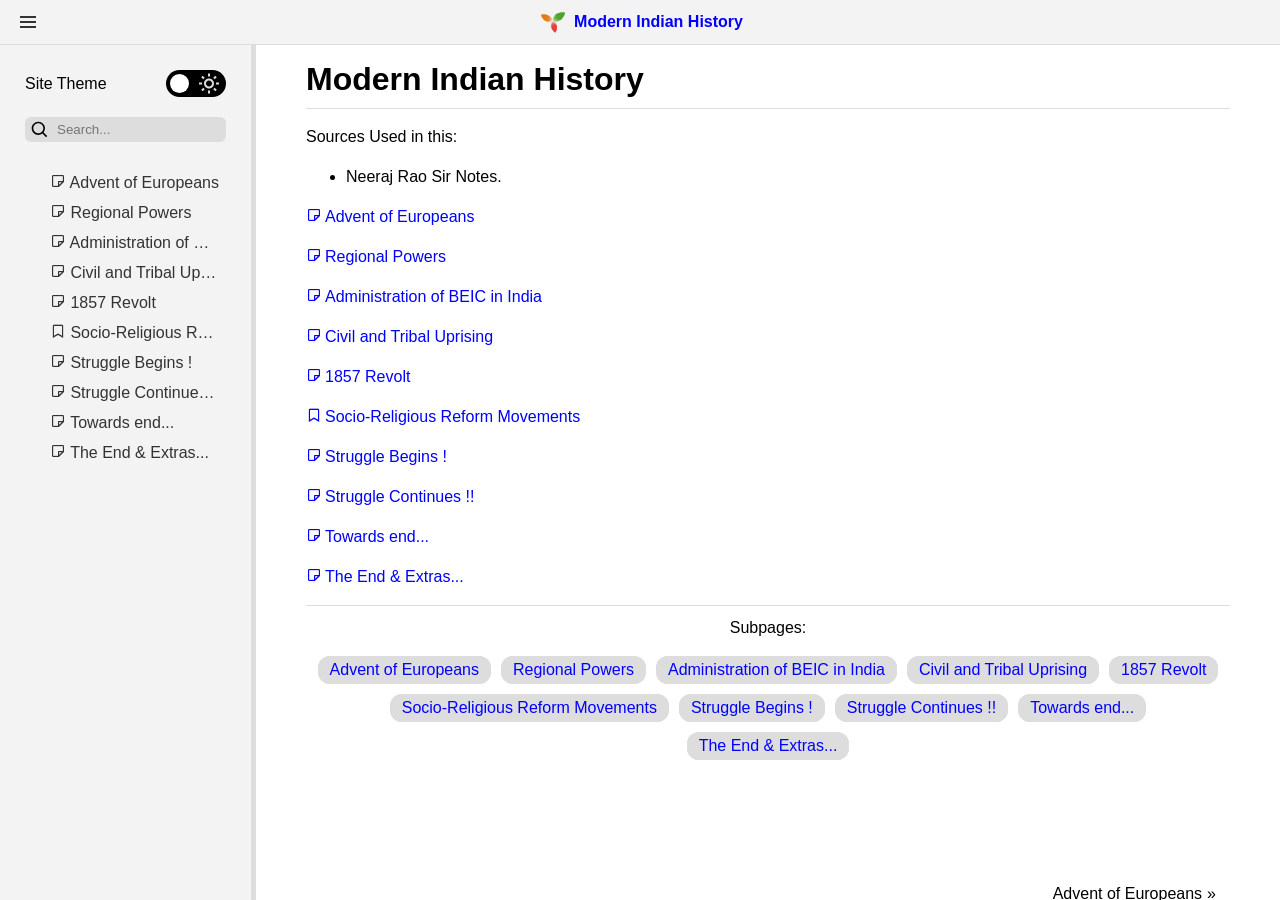
<file: index.html>
<!DOCTYPE html>
<html lang="en">
<head>
    
    
    <meta charset="utf-8">
    <meta name="viewport" content="width=device-width, initial-scale=1">

    <link rel="shortcut icon" href="favicon.ico">
    
        <link href="assets/styles.css" rel="stylesheet">
    
        <link href="assets/scripts.css" rel="stylesheet">
    
    
        <script type="module" src="assets/scripts.js"></script>
    
    
    
    
    <title>Modern Indian History</title>
    <script>
        // Load dark/light theme as soon as possible to avoid color flashes.
        let theme = localStorage.getItem("theme");
        if (!theme) {
            theme = window.matchMedia && window.matchMedia('(prefers-color-scheme: dark)').matches ? "dark" : "light";
        }
        document.documentElement.classList.add(`theme-${theme}`);

        window.glob = {
            isStatic: true,
            theme
        };

        (function() {
            const leftCollapsed = localStorage.getItem("left-pane-collapsed") === "true";
            const tocCollapsed = localStorage.getItem("toc-pane-collapsed") === "true";
            if (leftCollapsed) document.documentElement.classList.add("left-pane-collapsed");
            if (tocCollapsed) document.documentElement.classList.add("toc-pane-collapsed");
        })();
    </script>
    <!-- HTML Meta Tags -->
    <meta name="description" content="">
    <!-- Facebook Meta Tags -->
    <meta property="og:url" content="">
    <meta property="og:type" content="website">
    <meta property="og:title" content="Modern Indian History">
    <meta property="og:description" content="">
    <meta property="og:image" content="">
    <!-- Twitter Meta Tags -->
    <meta name="twitter:card" content="summary_large_image">
    <meta property="twitter:domain" content="">
    <meta property="twitter:url" content="">
    <meta name="twitter:title" content="Modern Indian History">
    <meta name="twitter:description" content="">
    <meta name="twitter:image" content="">
    <!-- Meta Tags Generated via https://opengraph.dev -->
    <meta name="theme-color" content="">
    <style id="trilium-icon-packs">
                  @font-face {
                font-family: 'boxicons';
                font-weight: normal;
                font-style: normal;
                src: url('assets/icon-pack-bx.woff2') format('woff2');
            }

            .bx {
                font-family: 'boxicons' !important;
                font-weight: normal;
                font-style: normal;
                font-variant: normal;
                line-height: 1;
                text-rendering: auto;
                display: inline-block;
                text-transform: none;
                -webkit-font-smoothing: antialiased;
                -moz-osx-font-smoothing: grayscale;
            }

            .bx.bx-child::before { content: ""; }
.bx.bxs-balloon::before { content: ""; }
.bx.bxs-coffee-bean::before { content: ""; }
.bx.bxs-pear::before { content: ""; }
.bx.bxs-sushi::before { content: ""; }
.bx.bx-sushi::before { content: ""; }
.bx.bxs-shower::before { content: ""; }
.bx.bx-shower::before { content: ""; }
.bx.bxl-typescript::before { content: ""; }
.bx.bxl-graphql::before { content: ""; }
.bx.bx-rfid::before { content: ""; }
.bx.bxs-universal-access::before { content: ""; }
.bx.bx-universal-access::before { content: ""; }
.bx.bxs-castle::before { content: ""; }
.bx.bxs-shield-minus::before { content: ""; }
.bx.bx-shield-minus::before { content: ""; }
.bx.bxs-shield-plus::before { content: ""; }
.bx.bx-shield-plus::before { content: ""; }
.bx.bx-vertical-bottom::before { content: ""; }
.bx.bx-vertical-top::before { content: ""; }
.bx.bx-horizontal-right::before { content: ""; }
.bx.bx-horizontal-left::before { content: ""; }
.bx.bxs-objects-vertical-bottom::before { content: ""; }
.bx.bx-objects-vertical-bottom::before { content: ""; }
.bx.bxs-objects-vertical-center::before { content: ""; }
.bx.bx-objects-vertical-center::before { content: ""; }
.bx.bxs-objects-vertical-top::before { content: ""; }
.bx.bx-objects-vertical-top::before { content: ""; }
.bx.bxs-objects-horizontal-right::before { content: ""; }
.bx.bx-objects-horizontal-right::before { content: ""; }
.bx.bxs-objects-horizontal-center::before { content: ""; }
.bx.bx-objects-horizontal-center::before { content: ""; }
.bx.bxs-objects-horizontal-left::before { content: ""; }
.bx.bx-objects-horizontal-left::before { content: ""; }
.bx.bxs-color::before { content: ""; }
.bx.bx-color::before { content: ""; }
.bx.bx-reflect-horizontal::before { content: ""; }
.bx.bx-reflect-vertical::before { content: ""; }
.bx.bxl-postgresql::before { content: ""; }
.bx.bxl-mongodb::before { content: ""; }
.bx.bxl-deezer::before { content: ""; }
.bx.bxl-xing::before { content: ""; }
.bx.bx-cart-add::before { content: ""; }
.bx.bx-cart-download::before { content: ""; }
.bx.bx-no-signal::before { content: ""; }
.bx.bx-signal-5::before { content: ""; }
.bx.bx-signal-4::before { content: ""; }
.bx.bx-signal-3::before { content: ""; }
.bx.bx-signal-2::before { content: ""; }
.bx.bx-signal-1::before { content: ""; }
.bx.bxs-cheese::before { content: ""; }
.bx.bx-cheese::before { content: ""; }
.bx.bxs-hard-hat::before { content: ""; }
.bx.bx-hard-hat::before { content: ""; }
.bx.bxs-home-alt-2::before { content: ""; }
.bx.bx-home-alt-2::before { content: ""; }
.bx.bxl-meta::before { content: ""; }
.bx.bxs-lemon::before { content: ""; }
.bx.bx-lemon::before { content: ""; }
.bx.bxs-cable-car::before { content: ""; }
.bx.bx-cable-car::before { content: ""; }
.bx.bxs-cricket-ball::before { content: ""; }
.bx.bx-cricket-ball::before { content: ""; }
.bx.bxs-tree-alt::before { content: ""; }
.bx.bx-male-female::before { content: ""; }
.bx.bxs-invader::before { content: ""; }
.bx.bxs-baguette::before { content: ""; }
.bx.bx-baguette::before { content: ""; }
.bx.bx-fork::before { content: ""; }
.bx.bx-knife::before { content: ""; }
.bx.bxs-circle-half::before { content: ""; }
.bx.bx-circle-half::before { content: ""; }
.bx.bxs-circle-three-quarter::before { content: ""; }
.bx.bx-circle-three-quarter::before { content: ""; }
.bx.bxs-circle-quarter::before { content: ""; }
.bx.bx-circle-quarter::before { content: ""; }
.bx.bxs-bowl-rice::before { content: ""; }
.bx.bx-bowl-rice::before { content: ""; }
.bx.bxs-bowl-hot::before { content: ""; }
.bx.bx-bowl-hot::before { content: ""; }
.bx.bxs-popsicle::before { content: ""; }
.bx.bx-popsicle::before { content: ""; }
.bx.bx-cross::before { content: ""; }
.bx.bx-scatter-chart::before { content: ""; }
.bx.bx-money-withdraw::before { content: ""; }
.bx.bx-candles::before { content: ""; }
.bx.bx-math::before { content: ""; }
.bx.bx-party::before { content: ""; }
.bx.bx-leaf::before { content: ""; }
.bx.bx-injection::before { content: ""; }
.bx.bx-expand-vertical::before { content: ""; }
.bx.bx-expand-horizontal::before { content: ""; }
.bx.bx-collapse-vertical::before { content: ""; }
.bx.bx-collapse-horizontal::before { content: ""; }
.bx.bx-collapse-alt::before { content: ""; }
.bx.bxs-party::before { content: ""; }
.bx.bxs-leaf::before { content: ""; }
.bx.bxs-injection::before { content: ""; }
.bx.bxs-dog::before { content: ""; }
.bx.bxs-cat::before { content: ""; }
.bx.bxl-upwork::before { content: ""; }
.bx.bxl-netlify::before { content: ""; }
.bx.bxl-java::before { content: ""; }
.bx.bxl-heroku::before { content: ""; }
.bx.bxl-go-lang::before { content: ""; }
.bx.bxl-gmail::before { content: ""; }
.bx.bxl-flask::before { content: ""; }
.bx.bxl-99designs::before { content: ""; }
.bx.bxl-venmo::before { content: ""; }
.bx.bx-qr::before { content: ""; }
.bx.bx-qr-scan::before { content: ""; }
.bx.bxl-docker::before { content: ""; }
.bx.bxl-aws::before { content: ""; }
.bx.bxs-hand::before { content: ""; }
.bx.bx-podcast::before { content: ""; }
.bx.bxs-checkbox-minus::before { content: ""; }
.bx.bx-checkbox-minus::before { content: ""; }
.bx.bxs-speaker::before { content: ""; }
.bx.bx-speaker::before { content: ""; }
.bx.bxs-registered::before { content: ""; }
.bx.bx-registered::before { content: ""; }
.bx.bxs-phone-off::before { content: ""; }
.bx.bx-phone-off::before { content: ""; }
.bx.bxl-tiktok::before { content: ""; }
.bx.bxl-sketch::before { content: ""; }
.bx.bxl-steam::before { content: ""; }
.bx.bxl-trip-advisor::before { content: ""; }
.bx.bxl-visual-studio::before { content: ""; }
.bx.bxl-unity::before { content: ""; }
.bx.bxl-php::before { content: ""; }
.bx.bxl-discord-alt::before { content: ""; }
.bx.bxl-flutter::before { content: ""; }
.bx.bxl-mastodon::before { content: ""; }
.bx.bxl-tailwind-css::before { content: ""; }
.bx.bx-buildings::before { content: ""; }
.bx.bxs-buildings::before { content: ""; }
.bx.bx-store-alt::before { content: ""; }
.bx.bxs-store-alt::before { content: ""; }
.bx.bx-bar-chart-alt-2::before { content: ""; }
.bx.bxs-bar-chart-alt-2::before { content: ""; }
.bx.bx-message-dots::before { content: ""; }
.bx.bxs-message-dots::before { content: ""; }
.bx.bx-message-rounded-dots::before { content: ""; }
.bx.bxs-message-rounded-dots::before { content: ""; }
.bx.bxs-devices::before { content: ""; }
.bx.bx-memory-card::before { content: ""; }
.bx.bxs-memory-card::before { content: ""; }
.bx.bx-wallet-alt::before { content: ""; }
.bx.bxs-wallet-alt::before { content: ""; }
.bx.bxs-bank::before { content: ""; }
.bx.bx-slideshow::before { content: ""; }
.bx.bxs-slideshow::before { content: ""; }
.bx.bx-message-square::before { content: ""; }
.bx.bx-message-square-dots::before { content: ""; }
.bx.bxs-message-square::before { content: ""; }
.bx.bxs-message-square-dots::before { content: ""; }
.bx.bx-book-content::before { content: ""; }
.bx.bxs-book-content::before { content: ""; }
.bx.bx-chat::before { content: ""; }
.bx.bxs-chat::before { content: ""; }
.bx.bx-edit-alt::before { content: ""; }
.bx.bxs-edit-alt::before { content: ""; }
.bx.bx-mouse-alt::before { content: ""; }
.bx.bxs-mouse-alt::before { content: ""; }
.bx.bx-bug-alt::before { content: ""; }
.bx.bxs-bug-alt::before { content: ""; }
.bx.bx-notepad::before { content: ""; }
.bx.bxs-notepad::before { content: ""; }
.bx.bx-video-recording::before { content: ""; }
.bx.bxs-video-recording::before { content: ""; }
.bx.bx-shape-square::before { content: ""; }
.bx.bx-shape-triangle::before { content: ""; }
.bx.bxs-direction-left::before { content: ""; }
.bx.bx-ghost::before { content: ""; }
.bx.bxs-ghost::before { content: ""; }
.bx.bx-mail-send::before { content: ""; }
.bx.bx-code-alt::before { content: ""; }
.bx.bx-grid::before { content: ""; }
.bx.bxs-quote-single-left::before { content: ""; }
.bx.bxs-quote-single-right::before { content: ""; }
.bx.bx-user-pin::before { content: ""; }
.bx.bxs-user-pin::before { content: ""; }
.bx.bx-run::before { content: ""; }
.bx.bx-copy-alt::before { content: ""; }
.bx.bxs-copy-alt::before { content: ""; }
.bx.bx-transfer-alt::before { content: ""; }
.bx.bxs-file-doc::before { content: ""; }
.bx.bxs-file-html::before { content: ""; }
.bx.bxs-comment-detail::before { content: ""; }
.bx.bxs-comment-add::before { content: ""; }
.bx.bxs-file-css::before { content: ""; }
.bx.bxs-file-js::before { content: ""; }
.bx.bxs-file-json::before { content: ""; }
.bx.bxs-file-md::before { content: ""; }
.bx.bxs-file-txt::before { content: ""; }
.bx.bxs-file-png::before { content: ""; }
.bx.bxs-file-jpg::before { content: ""; }
.bx.bxs-file-gif::before { content: ""; }
.bx.bxs-analyse::before { content: ""; }
.bx.bx-book-open::before { content: ""; }
.bx.bxs-plane-take-off::before { content: ""; }
.bx.bxs-plane-land::before { content: ""; }
.bx.bxs-parking::before { content: ""; }
.bx.bxs-id-card::before { content: ""; }
.bx.bxs-adjust-alt::before { content: ""; }
.bx.bx-landscape::before { content: ""; }
.bx.bxs-landscape::before { content: ""; }
.bx.bxs-traffic::before { content: ""; }
.bx.bx-comment::before { content: ""; }
.bx.bxs-comment::before { content: ""; }
.bx.bx-comment-dots::before { content: ""; }
.bx.bxs-comment-dots::before { content: ""; }
.bx.bxs-wine::before { content: ""; }
.bx.bx-pyramid::before { content: ""; }
.bx.bxs-pyramid::before { content: ""; }
.bx.bx-cylinder::before { content: ""; }
.bx.bxs-cylinder::before { content: ""; }
.bx.bxs-graduation::before { content: ""; }
.bx.bx-lock-alt::before { content: ""; }
.bx.bxs-lock-alt::before { content: ""; }
.bx.bx-lock-open-alt::before { content: ""; }
.bx.bxs-lock-open-alt::before { content: ""; }
.bx.bxs-hourglass-top::before { content: ""; }
.bx.bxs-hourglass-bottom::before { content: ""; }
.bx.bx-left-arrow-alt::before { content: ""; }
.bx.bx-right-arrow-alt::before { content: ""; }
.bx.bx-up-arrow-alt::before { content: ""; }
.bx.bx-down-arrow-alt::before { content: ""; }
.bx.bx-shape-circle::before { content: ""; }
.bx.bx-cycling::before { content: ""; }
.bx.bx-dna::before { content: ""; }
.bx.bx-bowling-ball::before { content: ""; }
.bx.bxs-bowling-ball::before { content: ""; }
.bx.bx-search-alt-2::before { content: ""; }
.bx.bxs-search-alt-2::before { content: ""; }
.bx.bx-plus-medical::before { content: ""; }
.bx.bx-street-view::before { content: ""; }
.bx.bx-droplet::before { content: ""; }
.bx.bxs-droplet-half::before { content: ""; }
.bx.bx-paint-roll::before { content: ""; }
.bx.bxs-paint-roll::before { content: ""; }
.bx.bx-shield-alt-2::before { content: ""; }
.bx.bxs-shield-alt-2::before { content: ""; }
.bx.bx-error-alt::before { content: ""; }
.bx.bxs-error-alt::before { content: ""; }
.bx.bx-square::before { content: ""; }
.bx.bxs-square::before { content: ""; }
.bx.bx-square-rounded::before { content: ""; }
.bx.bxs-square-rounded::before { content: ""; }
.bx.bx-polygon::before { content: ""; }
.bx.bxs-polygon::before { content: ""; }
.bx.bx-cube-alt::before { content: ""; }
.bx.bxs-cube-alt::before { content: ""; }
.bx.bx-cuboid::before { content: ""; }
.bx.bxs-cuboid::before { content: ""; }
.bx.bx-user-voice::before { content: ""; }
.bx.bxs-user-voice::before { content: ""; }
.bx.bx-accessibility::before { content: ""; }
.bx.bx-building-house::before { content: ""; }
.bx.bxs-building-house::before { content: ""; }
.bx.bx-doughnut-chart::before { content: ""; }
.bx.bxs-doughnut-chart::before { content: ""; }
.bx.bxs-circle::before { content: ""; }
.bx.bx-log-in-circle::before { content: ""; }
.bx.bxs-log-in-circle::before { content: ""; }
.bx.bx-log-out-circle::before { content: ""; }
.bx.bxs-log-out-circle::before { content: ""; }
.bx.bxs-log-in::before { content: ""; }
.bx.bxs-log-out::before { content: ""; }
.bx.bxs-notification::before { content: ""; }
.bx.bxs-notification-off::before { content: ""; }
.bx.bx-check-square::before { content: ""; }
.bx.bxs-check-square::before { content: ""; }
.bx.bx-message-alt::before { content: ""; }
.bx.bxs-message-alt::before { content: ""; }
.bx.bx-message-alt-dots::before { content: ""; }
.bx.bxs-message-alt-dots::before { content: ""; }
.bx.bx-no-entry::before { content: ""; }
.bx.bxs-no-entry::before { content: ""; }
.bx.bxs-traffic-barrier::before { content: ""; }
.bx.bxs-component::before { content: ""; }
.bx.bxs-plane-alt::before { content: ""; }
.bx.bx-palette::before { content: ""; }
.bx.bxs-palette::before { content: ""; }
.bx.bx-basket::before { content: ""; }
.bx.bxs-basket::before { content: ""; }
.bx.bx-purchase-tag-alt::before { content: ""; }
.bx.bxs-purchase-tag-alt::before { content: ""; }
.bx.bx-receipt::before { content: ""; }
.bx.bxs-receipt::before { content: ""; }
.bx.bx-line-chart::before { content: ""; }
.bx.bx-map-pin::before { content: ""; }
.bx.bxs-map-pin::before { content: ""; }
.bx.bx-hive::before { content: ""; }
.bx.bx-band-aid::before { content: ""; }
.bx.bxs-band-aid::before { content: ""; }
.bx.bx-credit-card-alt::before { content: ""; }
.bx.bxs-credit-card-alt::before { content: ""; }
.bx.bxs-credit-card::before { content: ""; }
.bx.bx-wifi-off::before { content: ""; }
.bx.bxs-paint::before { content: ""; }
.bx.bx-brightness-half::before { content: ""; }
.bx.bxs-brightness-half::before { content: ""; }
.bx.bx-brightness::before { content: ""; }
.bx.bxs-brightness::before { content: ""; }
.bx.bx-filter-alt::before { content: ""; }
.bx.bx-dialpad-alt::before { content: ""; }
.bx.bx-border-right::before { content: ""; }
.bx.bx-border-left::before { content: ""; }
.bx.bx-border-top::before { content: ""; }
.bx.bx-border-bottom::before { content: ""; }
.bx.bx-border-all::before { content: ""; }
.bx.bx-mobile-landscape::before { content: ""; }
.bx.bx-mobile-vibration::before { content: ""; }
.bx.bxs-rectangle::before { content: ""; }
.bx.bxs-right-arrow::before { content: ""; }
.bx.bxs-left-arrow::before { content: ""; }
.bx.bxs-up-arrow::before { content: ""; }
.bx.bxs-down-arrow::before { content: ""; }
.bx.bxs-right-top-arrow-circle::before { content: ""; }
.bx.bxs-right-down-arrow-circle::before { content: ""; }
.bx.bxs-left-top-arrow-circle::before { content: ""; }
.bx.bxs-left-down-arrow-circle::before { content: ""; }
.bx.bxs-institution::before { content: ""; }
.bx.bxs-school::before { content: ""; }
.bx.bxs-chalkboard::before { content: ""; }
.bx.bxs-skip-previous-circle::before { content: ""; }
.bx.bxs-skip-next-circle::before { content: ""; }
.bx.bxs-data::before { content: ""; }
.bx.bxs-mobile::before { content: ""; }
.bx.bxs-folder-minus::before { content: ""; }
.bx.bxs-bell-plus::before { content: ""; }
.bx.bxs-bell-minus::before { content: ""; }
.bx.bxs-search::before { content: ""; }
.bx.bxs-zoom-in::before { content: ""; }
.bx.bxs-zoom-out::before { content: ""; }
.bx.bxs-grid::before { content: ""; }
.bx.bxs-user-x::before { content: ""; }
.bx.bxs-user-check::before { content: ""; }
.bx.bxs-compass::before { content: ""; }
.bx.bx-gas-pump::before { content: ""; }
.bx.bxs-stopwatch::before { content: ""; }
.bx.bxs-timer::before { content: ""; }
.bx.bxs-time::before { content: ""; }
.bx.bx-pie-chart-alt-2::before { content: ""; }
.bx.bxs-pie-chart-alt-2::before { content: ""; }
.bx.bx-time-five::before { content: ""; }
.bx.bxs-time-five::before { content: ""; }
.bx.bxl-instagram-alt::before { content: ""; }
.bx.bxs-bookmarks::before { content: ""; }
.bx.bxs-bookmark-minus::before { content: ""; }
.bx.bx-briefcase-alt-2::before { content: ""; }
.bx.bxs-briefcase-alt-2::before { content: ""; }
.bx.bx-brush-alt::before { content: ""; }
.bx.bxs-calendar::before { content: ""; }
.bx.bxs-calendar-alt::before { content: ""; }
.bx.bxs-calendar-plus::before { content: ""; }
.bx.bxs-calendar-minus::before { content: ""; }
.bx.bxs-calendar-x::before { content: ""; }
.bx.bxs-calendar-check::before { content: ""; }
.bx.bxs-calendar-event::before { content: ""; }
.bx.bx-customize::before { content: ""; }
.bx.bxs-customize::before { content: ""; }
.bx.bxs-carousel::before { content: ""; }
.bx.bxs-rewind-circle::before { content: ""; }
.bx.bxs-fast-forward-circle::before { content: ""; }
.bx.bxs-mobile-vibration::before { content: ""; }
.bx.bxs-quote-alt-left::before { content: ""; }
.bx.bxs-quote-alt-right::before { content: ""; }
.bx.bxs-layout::before { content: ""; }
.bx.bx-radio::before { content: ""; }
.bx.bx-printer::before { content: ""; }
.bx.bx-sort-a-z::before { content: ""; }
.bx.bx-sort-z-a::before { content: ""; }
.bx.bx-conversation::before { content: ""; }
.bx.bxs-brush-alt::before { content: ""; }
.bx.bx-exit::before { content: ""; }
.bx.bxs-exit::before { content: ""; }
.bx.bx-extension::before { content: ""; }
.bx.bxs-extension::before { content: ""; }
.bx.bxs-file-find::before { content: ""; }
.bx.bx-face::before { content: ""; }
.bx.bxs-face::before { content: ""; }
.bx.bx-file-find::before { content: ""; }
.bx.bx-label::before { content: ""; }
.bx.bxs-label::before { content: ""; }
.bx.bx-check-shield::before { content: ""; }
.bx.bxs-check-shield::before { content: ""; }
.bx.bx-border-radius::before { content: ""; }
.bx.bx-add-to-queue::before { content: ""; }
.bx.bxs-add-to-queue::before { content: ""; }
.bx.bx-archive-in::before { content: ""; }
.bx.bxs-archive-in::before { content: ""; }
.bx.bx-archive-out::before { content: ""; }
.bx.bxs-archive-out::before { content: ""; }
.bx.bx-alarm-add::before { content: ""; }
.bx.bxs-alarm-add::before { content: ""; }
.bx.bx-space-bar::before { content: ""; }
.bx.bx-image-alt::before { content: ""; }
.bx.bx-image-add::before { content: ""; }
.bx.bxs-image-add::before { content: ""; }
.bx.bx-fridge::before { content: ""; }
.bx.bxs-fridge::before { content: ""; }
.bx.bx-dish::before { content: ""; }
.bx.bxs-dish::before { content: ""; }
.bx.bx-spa::before { content: ""; }
.bx.bxs-spa::before { content: ""; }
.bx.bx-cake::before { content: ""; }
.bx.bxs-cake::before { content: ""; }
.bx.bxs-city::before { content: ""; }
.bx.bx-bolt-circle::before { content: ""; }
.bx.bxs-bolt-circle::before { content: ""; }
.bx.bx-tone::before { content: ""; }
.bx.bx-bitcoin::before { content: ""; }
.bx.bx-lira::before { content: ""; }
.bx.bx-ruble::before { content: ""; }
.bx.bxs-caret-up-circle::before { content: ""; }
.bx.bxs-caret-down-circle::before { content: ""; }
.bx.bxs-caret-left-circle::before { content: ""; }
.bx.bxs-caret-right-circle::before { content: ""; }
.bx.bx-rupee::before { content: ""; }
.bx.bx-euro::before { content: ""; }
.bx.bx-pound::before { content: ""; }
.bx.bx-won::before { content: ""; }
.bx.bx-yen::before { content: ""; }
.bx.bx-shekel::before { content: ""; }
.bx.bxl-facebook-circle::before { content: ""; }
.bx.bxl-jquery::before { content: ""; }
.bx.bxl-imdb::before { content: ""; }
.bx.bxl-pinterest-alt::before { content: ""; }
.bx.bxs-tone::before { content: ""; }
.bx.bx-health::before { content: ""; }
.bx.bxs-baby-carriage::before { content: ""; }
.bx.bx-clinic::before { content: ""; }
.bx.bxs-hand-up::before { content: ""; }
.bx.bxs-hand-right::before { content: ""; }
.bx.bxs-hand-down::before { content: ""; }
.bx.bxs-hand-left::before { content: ""; }
.bx.bx-male::before { content: ""; }
.bx.bx-female::before { content: ""; }
.bx.bx-male-sign::before { content: ""; }
.bx.bx-female-sign::before { content: ""; }
.bx.bxs-clinic::before { content: ""; }
.bx.bxs-offer::before { content: ""; }
.bx.bx-food-tag::before { content: ""; }
.bx.bx-food-menu::before { content: ""; }
.bx.bxs-food-menu::before { content: ""; }
.bx.bxs-camera-plus::before { content: ""; }
.bx.bxs-business::before { content: ""; }
.bx.bx-meh-alt::before { content: ""; }
.bx.bx-wink-tongue::before { content: ""; }
.bx.bx-happy-alt::before { content: ""; }
.bx.bx-cool::before { content: ""; }
.bx.bx-tired::before { content: ""; }
.bx.bx-smile::before { content: ""; }
.bx.bx-angry::before { content: ""; }
.bx.bx-happy-heart-eyes::before { content: ""; }
.bx.bx-dizzy::before { content: ""; }
.bx.bx-wink-smile::before { content: ""; }
.bx.bx-confused::before { content: ""; }
.bx.bx-sleepy::before { content: ""; }
.bx.bx-shocked::before { content: ""; }
.bx.bx-happy-beaming::before { content: ""; }
.bx.bx-meh-blank::before { content: ""; }
.bx.bx-laugh::before { content: ""; }
.bx.bx-upside-down::before { content: ""; }
.bx.bxs-angry::before { content: ""; }
.bx.bxs-happy-heart-eyes::before { content: ""; }
.bx.bxs-dizzy::before { content: ""; }
.bx.bxs-wink-smile::before { content: ""; }
.bx.bxs-smile::before { content: ""; }
.bx.bxs-meh::before { content: ""; }
.bx.bxs-meh-alt::before { content: ""; }
.bx.bxs-confused::before { content: ""; }
.bx.bxs-sleepy::before { content: ""; }
.bx.bxs-sad::before { content: ""; }
.bx.bxs-happy::before { content: ""; }
.bx.bxs-shocked::before { content: ""; }
.bx.bxs-happy-beaming::before { content: ""; }
.bx.bxs-tired::before { content: ""; }
.bx.bxs-cool::before { content: ""; }
.bx.bxs-meh-blank::before { content: ""; }
.bx.bxs-laugh::before { content: ""; }
.bx.bxs-happy-alt::before { content: ""; }
.bx.bxs-upside-down::before { content: ""; }
.bx.bxs-wink-tongue::before { content: ""; }
.bx.bxl-adobe::before { content: ""; }
.bx.bxl-algolia::before { content: ""; }
.bx.bxl-audible::before { content: ""; }
.bx.bxl-figma::before { content: ""; }
.bx.bxl-etsy::before { content: ""; }
.bx.bxl-gitlab::before { content: ""; }
.bx.bxl-patreon::before { content: ""; }
.bx.bxl-redbubble::before { content: ""; }
.bx.bx-diamond::before { content: ""; }
.bx.bxs-comment-error::before { content: ""; }
.bx.bxs-vial::before { content: ""; }
.bx.bx-align-left::before { content: ""; }
.bx.bx-align-middle::before { content: ""; }
.bx.bx-align-right::before { content: ""; }
.bx.bx-arrow-back::before { content: ""; }
.bx.bx-bell-minus::before { content: ""; }
.bx.bx-bell-off::before { content: ""; }
.bx.bx-bell-plus::before { content: ""; }
.bx.bx-bell::before { content: ""; }
.bx.bx-bookmark::before { content: ""; }
.bx.bx-bookmarks::before { content: ""; }
.bx.bx-bullseye::before { content: ""; }
.bx.bx-camera-off::before { content: ""; }
.bx.bx-camera::before { content: ""; }
.bx.bx-captions::before { content: ""; }
.bx.bx-checkbox-checked::before { content: ""; }
.bx.bx-checkbox::before { content: ""; }
.bx.bx-checkbox-square::before { content: ""; }
.bx.bx-chevron-down::before { content: ""; }
.bx.bx-chevron-up::before { content: ""; }
.bx.bx-chevron-left::before { content: ""; }
.bx.bx-chevron-right::before { content: ""; }
.bx.bx-chevrons-down::before { content: ""; }
.bx.bx-chevrons-up::before { content: ""; }
.bx.bx-chevrons-right::before { content: ""; }
.bx.bx-chevrons-left::before { content: ""; }
.bx.bx-clipboard::before { content: ""; }
.bx.bx-code-curly::before { content: ""; }
.bx.bx-code::before { content: ""; }
.bx.bx-coffee::before { content: ""; }
.bx.bx-copy::before { content: ""; }
.bx.bx-copyright::before { content: ""; }
.bx.bx-down-arrow-circle::before { content: ""; }
.bx.bx-error-circle::before { content: ""; }
.bx.bx-error::before { content: ""; }
.bx.bx-exit-fullscreen::before { content: ""; }
.bx.bx-fast-forward-circle::before { content: ""; }
.bx.bx-fast-forward::before { content: ""; }
.bx.bx-first-page::before { content: ""; }
.bx.bx-folder-minus::before { content: ""; }
.bx.bx-folder-plus::before { content: ""; }
.bx.bx-folder::before { content: ""; }
.bx.bx-fullscreen::before { content: ""; }
.bx.bx-hide::before { content: ""; }
.bx.bx-image::before { content: ""; }
.bx.bx-info-circle::before { content: ""; }
.bx.bx-align-justify::before { content: ""; }
.bx.bx-key::before { content: ""; }
.bx.bx-last-page::before { content: ""; }
.bx.bx-left-arrow-circle::before { content: ""; }
.bx.bx-left-down-arrow-circle::before { content: ""; }
.bx.bx-left-indent::before { content: ""; }
.bx.bx-left-top-arrow-circle::before { content: ""; }
.bx.bx-menu::before { content: ""; }
.bx.bx-microphone::before { content: ""; }
.bx.bx-minus-circle::before { content: ""; }
.bx.bx-moon::before { content: ""; }
.bx.bx-pause-circle::before { content: ""; }
.bx.bx-pause::before { content: ""; }
.bx.bx-play-circle::before { content: ""; }
.bx.bx-play::before { content: ""; }
.bx.bx-plus-circle::before { content: ""; }
.bx.bx-question-mark::before { content: ""; }
.bx.bx-radio-circle-marked::before { content: ""; }
.bx.bx-radio-circle::before { content: ""; }
.bx.bx-rectangle::before { content: ""; }
.bx.bx-rewind::before { content: ""; }
.bx.bx-reset::before { content: ""; }
.bx.bx-right-arrow-circle::before { content: ""; }
.bx.bx-right-down-arrow-circle::before { content: ""; }
.bx.bx-right-indent::before { content: ""; }
.bx.bx-right-top-arrow-circle::before { content: ""; }
.bx.bx-rss::before { content: ""; }
.bx.bx-search::before { content: ""; }
.bx.bx-show::before { content: ""; }
.bx.bx-skip-next::before { content: ""; }
.bx.bx-skip-previous::before { content: ""; }
.bx.bx-stop-circle::before { content: ""; }
.bx.bx-stop::before { content: ""; }
.bx.bx-stopwatch::before { content: ""; }
.bx.bx-sync::before { content: ""; }
.bx.bx-time::before { content: ""; }
.bx.bx-toggle-left::before { content: ""; }
.bx.bx-toggle-right::before { content: ""; }
.bx.bx-trending-down::before { content: ""; }
.bx.bx-trending-up::before { content: ""; }
.bx.bx-up-arrow-circle::before { content: ""; }
.bx.bx-vertical-center::before { content: ""; }
.bx.bx-video::before { content: ""; }
.bx.bx-volume-full::before { content: ""; }
.bx.bx-volume-low::before { content: ""; }
.bx.bx-volume-mute::before { content: ""; }
.bx.bx-volume::before { content: ""; }
.bx.bx-x-circle::before { content: ""; }
.bx.bx-zoom-in::before { content: ""; }
.bx.bx-zoom-out::before { content: ""; }
.bx.bx-archive::before { content: ""; }
.bx.bx-at::before { content: ""; }
.bx.bx-bar-chart-alt::before { content: ""; }
.bx.bx-bar-chart-square::before { content: ""; }
.bx.bx-bar-chart::before { content: ""; }
.bx.bx-basketball::before { content: ""; }
.bx.bx-block::before { content: ""; }
.bx.bx-book-bookmark::before { content: ""; }
.bx.bx-book::before { content: ""; }
.bx.bx-bookmark-minus::before { content: ""; }
.bx.bx-bookmark-plus::before { content: ""; }
.bx.bx-briefcase::before { content: ""; }
.bx.bx-broadcast::before { content: ""; }
.bx.bx-building::before { content: ""; }
.bx.bx-bug::before { content: ""; }
.bx.bx-bluetooth::before { content: ""; }
.bx.bx-bulb::before { content: ""; }
.bx.bx-buoy::before { content: ""; }
.bx.bx-calendar-plus::before { content: ""; }
.bx.bx-calendar-check::before { content: ""; }
.bx.bx-calendar-minus::before { content: ""; }
.bx.bx-calendar-x::before { content: ""; }
.bx.bx-calendar::before { content: ""; }
.bx.bx-chart::before { content: ""; }
.bx.bx-cloud-download::before { content: ""; }
.bx.bx-cloud-upload::before { content: ""; }
.bx.bx-cloud::before { content: ""; }
.bx.bx-terminal::before { content: ""; }
.bx.bx-crosshair::before { content: ""; }
.bx.bx-compass::before { content: ""; }
.bx.bx-data::before { content: ""; }
.bx.bx-desktop::before { content: ""; }
.bx.bx-directions::before { content: ""; }
.bx.bx-dollar::before { content: ""; }
.bx.bx-dots-horizontal-rounded::before { content: ""; }
.bx.bx-dots-horizontal::before { content: ""; }
.bx.bx-dots-vertical-rounded::before { content: ""; }
.bx.bx-dots-vertical::before { content: ""; }
.bx.bx-download::before { content: ""; }
.bx.bx-envelope::before { content: ""; }
.bx.bx-gift::before { content: ""; }
.bx.bx-globe::before { content: ""; }
.bx.bx-devices::before { content: ""; }
.bx.bx-headphone::before { content: ""; }
.bx.bx-heart::before { content: ""; }
.bx.bx-home::before { content: ""; }
.bx.bx-laptop::before { content: ""; }
.bx.bx-layer::before { content: ""; }
.bx.bx-link-alt::before { content: ""; }
.bx.bx-link::before { content: ""; }
.bx.bx-list-plus::before { content: ""; }
.bx.bx-list-ul::before { content: ""; }
.bx.bx-list-minus::before { content: ""; }
.bx.bx-lock-open::before { content: ""; }
.bx.bx-lock::before { content: ""; }
.bx.bx-map-alt::before { content: ""; }
.bx.bx-map::before { content: ""; }
.bx.bx-message-rounded::before { content: ""; }
.bx.bx-message::before { content: ""; }
.bx.bx-mobile-alt::before { content: ""; }
.bx.bx-mobile::before { content: ""; }
.bx.bx-navigation::before { content: ""; }
.bx.bx-phone::before { content: ""; }
.bx.bx-pie-chart::before { content: ""; }
.bx.bx-send::before { content: ""; }
.bx.bx-sidebar::before { content: ""; }
.bx.bx-sitemap::before { content: ""; }
.bx.bx-spreadsheet::before { content: ""; }
.bx.bx-tab::before { content: ""; }
.bx.bx-tag::before { content: ""; }
.bx.bx-target-lock::before { content: ""; }
.bx.bx-tennis-ball::before { content: ""; }
.bx.bx-alarm::before { content: ""; }
.bx.bx-upload::before { content: ""; }
.bx.bx-usb::before { content: ""; }
.bx.bx-video-off::before { content: ""; }
.bx.bx-voicemail::before { content: ""; }
.bx.bx-wifi::before { content: ""; }
.bx.bx-window-open::before { content: ""; }
.bx.bx-window::before { content: ""; }
.bx.bx-windows::before { content: ""; }
.bx.bx-duplicate::before { content: ""; }
.bx.bx-table::before { content: ""; }
.bx.bx-x::before { content: ""; }
.bx.bx-adjust::before { content: ""; }
.bx.bx-album::before { content: ""; }
.bx.bx-anchor::before { content: ""; }
.bx.bx-award::before { content: ""; }
.bx.bx-bold::before { content: ""; }
.bx.bx-calculator::before { content: ""; }
.bx.bx-cart::before { content: ""; }
.bx.bx-check::before { content: ""; }
.bx.bx-cloud-drizzle::before { content: ""; }
.bx.bx-cloud-light-rain::before { content: ""; }
.bx.bx-cloud-lightning::before { content: ""; }
.bx.bx-cloud-rain::before { content: ""; }
.bx.bx-cloud-snow::before { content: ""; }
.bx.bx-cog::before { content: ""; }
.bx.bx-columns::before { content: ""; }
.bx.bx-credit-card::before { content: ""; }
.bx.bx-crop::before { content: ""; }
.bx.bx-cube::before { content: ""; }
.bx.bx-cut::before { content: ""; }
.bx.bx-detail::before { content: ""; }
.bx.bx-shield-quarter::before { content: ""; }
.bx.bx-edit::before { content: ""; }
.bx.bx-file::before { content: ""; }
.bx.bx-filter::before { content: ""; }
.bx.bx-font::before { content: ""; }
.bx.bx-git-branch::before { content: ""; }
.bx.bx-git-commit::before { content: ""; }
.bx.bx-git-compare::before { content: ""; }
.bx.bx-git-merge::before { content: ""; }
.bx.bx-git-pull-request::before { content: ""; }
.bx.bx-git-repo-forked::before { content: ""; }
.bx.bx-group::before { content: ""; }
.bx.bx-hash::before { content: ""; }
.bx.bx-heading::before { content: ""; }
.bx.bx-home-alt::before { content: ""; }
.bx.bx-italic::before { content: ""; }
.bx.bx-joystick::before { content: ""; }
.bx.bx-link-external::before { content: ""; }
.bx.bx-log-in::before { content: ""; }
.bx.bx-log-out::before { content: ""; }
.bx.bx-microphone-off::before { content: ""; }
.bx.bx-minus::before { content: ""; }
.bx.bx-mouse::before { content: ""; }
.bx.bx-move::before { content: ""; }
.bx.bx-music::before { content: ""; }
.bx.bx-notification::before { content: ""; }
.bx.bx-package::before { content: ""; }
.bx.bx-paragraph::before { content: ""; }
.bx.bx-paste::before { content: ""; }
.bx.bx-pencil::before { content: ""; }
.bx.bx-pin::before { content: ""; }
.bx.bx-plus::before { content: ""; }
.bx.bx-power-off::before { content: ""; }
.bx.bx-pulse::before { content: ""; }
.bx.bx-save::before { content: ""; }
.bx.bx-screenshot::before { content: ""; }
.bx.bx-select-multiple::before { content: ""; }
.bx.bx-share-alt::before { content: ""; }
.bx.bx-share::before { content: ""; }
.bx.bx-shield-alt::before { content: ""; }
.bx.bx-shield::before { content: ""; }
.bx.bx-shopping-bag::before { content: ""; }
.bx.bx-shuffle::before { content: ""; }
.bx.bx-sort::before { content: ""; }
.bx.bx-star::before { content: ""; }
.bx.bx-sun::before { content: ""; }
.bx.bx-text::before { content: ""; }
.bx.bx-trash::before { content: ""; }
.bx.bx-trophy::before { content: ""; }
.bx.bx-underline::before { content: ""; }
.bx.bx-user-check::before { content: ""; }
.bx.bx-user-circle::before { content: ""; }
.bx.bx-user-minus::before { content: ""; }
.bx.bx-user-plus::before { content: ""; }
.bx.bx-user-x::before { content: ""; }
.bx.bx-user::before { content: ""; }
.bx.bx-barcode::before { content: ""; }
.bx.bx-crown::before { content: ""; }
.bx.bx-dislike::before { content: ""; }
.bx.bx-down-arrow::before { content: ""; }
.bx.bx-export::before { content: ""; }
.bx.bxl-facebook::before { content: ""; }
.bx.bx-first-aid::before { content: ""; }
.bx.bx-flag::before { content: ""; }
.bx.bxl-github::before { content: ""; }
.bx.bxl-google::before { content: ""; }
.bx.bx-history::before { content: ""; }
.bx.bxl-instagram::before { content: ""; }
.bx.bx-joystick-alt::before { content: ""; }
.bx.bx-left-arrow::before { content: ""; }
.bx.bx-like::before { content: ""; }
.bx.bx-list-check::before { content: ""; }
.bx.bx-poll::before { content: ""; }
.bx.bx-radar::before { content: ""; }
.bx.bx-redo::before { content: ""; }
.bx.bx-reply-all::before { content: ""; }
.bx.bx-reply::before { content: ""; }
.bx.bx-repost::before { content: ""; }
.bx.bx-revision::before { content: ""; }
.bx.bx-right-arrow::before { content: ""; }
.bx.bx-subdirectory-left::before { content: ""; }
.bx.bx-subdirectory-right::before { content: ""; }
.bx.bx-support::before { content: ""; }
.bx.bx-timer::before { content: ""; }
.bx.bxl-twitter::before { content: ""; }
.bx.bx-undo::before { content: ""; }
.bx.bx-up-arrow::before { content: ""; }
.bx.bxl-youtube::before { content: ""; }
.bx.bxl-whatsapp::before { content: ""; }
.bx.bxl-tumblr::before { content: ""; }
.bx.bx-phone-call::before { content: ""; }
.bx.bxl-behance::before { content: ""; }
.bx.bxl-dribbble::before { content: ""; }
.bx.bx-aperture::before { content: ""; }
.bx.bx-film::before { content: ""; }
.bx.bx-folder-open::before { content: ""; }
.bx.bx-task::before { content: ""; }
.bx.bx-server::before { content: ""; }
.bx.bx-battery::before { content: ""; }
.bx.bx-calendar-alt::before { content: ""; }
.bx.bx-import::before { content: ""; }
.bx.bx-ruler::before { content: ""; }
.bx.bx-horizontal-center::before { content: ""; }
.bx.bx-rotate-right::before { content: ""; }
.bx.bx-rename::before { content: ""; }
.bx.bx-collapse::before { content: ""; }
.bx.bx-phone-incoming::before { content: ""; }
.bx.bx-phone-outgoing::before { content: ""; }
.bx.bx-body::before { content: ""; }
.bx.bx-cast::before { content: ""; }
.bx.bx-chip::before { content: ""; }
.bx.bx-skip-next-circle::before { content: ""; }
.bx.bx-skip-previous-circle::before { content: ""; }
.bx.bx-hdd::before { content: ""; }
.bx.bx-store::before { content: ""; }
.bx.bx-globe-alt::before { content: ""; }
.bx.bxl-vimeo::before { content: ""; }
.bx.bx-upvote::before { content: ""; }
.bx.bx-downvote::before { content: ""; }
.bx.bx-news::before { content: ""; }
.bx.bx-pie-chart-alt::before { content: ""; }
.bx.bx-images::before { content: ""; }
.bx.bx-purchase-tag::before { content: ""; }
.bx.bx-pen::before { content: ""; }
.bx.bx-expand::before { content: ""; }
.bx.bx-paperclip::before { content: ""; }
.bx.bx-closet::before { content: ""; }
.bx.bx-tv::before { content: ""; }
.bx.bx-collection::before { content: ""; }
.bx.bx-station::before { content: ""; }
.bx.bx-wallet::before { content: ""; }
.bx.bx-briefcase-alt::before { content: ""; }
.bx.bx-hourglass::before { content: ""; }
.bx.bx-carousel::before { content: ""; }
.bx.bx-infinite::before { content: ""; }
.bx.bx-plug::before { content: ""; }
.bx.bx-notification-off::before { content: ""; }
.bx.bx-window-close::before { content: ""; }
.bx.bx-command::before { content: ""; }
.bx.bx-grid-alt::before { content: ""; }
.bx.bx-trash-alt::before { content: ""; }
.bx.bx-chalkboard::before { content: ""; }
.bx.bx-loader::before { content: ""; }
.bx.bx-slider::before { content: ""; }
.bx.bx-paper-plane::before { content: ""; }
.bx.bx-selection::before { content: ""; }
.bx.bxl-linkedin::before { content: ""; }
.bx.bx-world::before { content: ""; }
.bx.bx-dock-bottom::before { content: ""; }
.bx.bx-dock-right::before { content: ""; }
.bx.bx-dock-top::before { content: ""; }
.bx.bx-dock-left::before { content: ""; }
.bx.bx-layout::before { content: ""; }
.bx.bxl-bitcoin::before { content: ""; }
.bx.bxl-facebook-square::before { content: ""; }
.bx.bx-alarm-off::before { content: ""; }
.bx.bx-wrench::before { content: ""; }
.bx.bx-loader-circle::before { content: ""; }
.bx.bx-loader-alt::before { content: ""; }
.bx.bx-car::before { content: ""; }
.bx.bx-cart-alt::before { content: ""; }
.bx.bxs-adjust::before { content: ""; }
.bx.bxs-alarm::before { content: ""; }
.bx.bxs-alarm-off::before { content: ""; }
.bx.bxs-album::before { content: ""; }
.bx.bxs-archive::before { content: ""; }
.bx.bxs-camera::before { content: ""; }
.bx.bxs-camera-off::before { content: ""; }
.bx.bxs-folder::before { content: ""; }
.bx.bxs-folder-plus::before { content: ""; }
.bx.bxs-award::before { content: ""; }
.bx.bxs-bar-chart-square::before { content: ""; }
.bx.bxs-barcode::before { content: ""; }
.bx.bxs-battery::before { content: ""; }
.bx.bxs-battery-charging::before { content: ""; }
.bx.bxs-battery-full::before { content: ""; }
.bx.bxs-bell::before { content: ""; }
.bx.bxs-bell-off::before { content: ""; }
.bx.bxs-bolt::before { content: ""; }
.bx.bxs-book::before { content: ""; }
.bx.bxs-book-bookmark::before { content: ""; }
.bx.bxs-bookmark::before { content: ""; }
.bx.bxs-bookmark-plus::before { content: ""; }
.bx.bxs-book-open::before { content: ""; }
.bx.bxs-bookmark-star::before { content: ""; }
.bx.bxs-briefcase::before { content: ""; }
.bx.bxs-briefcase-alt::before { content: ""; }
.bx.bxs-bug::before { content: ""; }
.bx.bxs-building::before { content: ""; }
.bx.bxs-bulb::before { content: ""; }
.bx.bxs-buoy::before { content: ""; }
.bx.bxs-calculator::before { content: ""; }
.bx.bxs-captions::before { content: ""; }
.bx.bxs-car::before { content: ""; }
.bx.bxs-cart-alt::before { content: ""; }
.bx.bxs-cart::before { content: ""; }
.bx.bxs-chart::before { content: ""; }
.bx.bxs-chip::before { content: ""; }
.bx.bxs-cloud-download::before { content: ""; }
.bx.bxs-cloud-upload::before { content: ""; }
.bx.bxs-cloud::before { content: ""; }
.bx.bxs-coffee::before { content: ""; }
.bx.bxs-cog::before { content: ""; }
.bx.bxs-collection::before { content: ""; }
.bx.bxs-contact::before { content: ""; }
.bx.bxs-copy::before { content: ""; }
.bx.bxs-coupon::before { content: ""; }
.bx.bxs-crown::before { content: ""; }
.bx.bxs-cube::before { content: ""; }
.bx.bxs-detail::before { content: ""; }
.bx.bxs-discount::before { content: ""; }
.bx.bxs-dislike::before { content: ""; }
.bx.bxs-dock-bottom::before { content: ""; }
.bx.bxs-dock-left::before { content: ""; }
.bx.bxs-dock-right::before { content: ""; }
.bx.bxs-dock-top::before { content: ""; }
.bx.bxs-down-arrow-circle::before { content: ""; }
.bx.bxs-download::before { content: ""; }
.bx.bxs-downvote::before { content: ""; }
.bx.bxs-drink::before { content: ""; }
.bx.bxs-droplet::before { content: ""; }
.bx.bxs-duplicate::before { content: ""; }
.bx.bxs-eject::before { content: ""; }
.bx.bxs-envelope::before { content: ""; }
.bx.bxs-error-circle::before { content: ""; }
.bx.bxs-error::before { content: ""; }
.bx.bxs-file-image::before { content: ""; }
.bx.bxs-file::before { content: ""; }
.bx.bxs-filter-alt::before { content: ""; }
.bx.bxs-first-aid::before { content: ""; }
.bx.bxs-flag-alt::before { content: ""; }
.bx.bxs-flag::before { content: ""; }
.bx.bxs-gift::before { content: ""; }
.bx.bxs-grid-alt::before { content: ""; }
.bx.bxs-group::before { content: ""; }
.bx.bxs-hdd::before { content: ""; }
.bx.bxs-heart::before { content: ""; }
.bx.bxs-hide::before { content: ""; }
.bx.bxs-home::before { content: ""; }
.bx.bxs-hot::before { content: ""; }
.bx.bxs-hourglass::before { content: ""; }
.bx.bxs-image::before { content: ""; }
.bx.bxs-inbox::before { content: ""; }
.bx.bxs-info-circle::before { content: ""; }
.bx.bxs-joystick-alt::before { content: ""; }
.bx.bxs-joystick::before { content: ""; }
.bx.bxs-layer::before { content: ""; }
.bx.bxs-left-arrow-circle::before { content: ""; }
.bx.bxs-like::before { content: ""; }
.bx.bxs-lock-open::before { content: ""; }
.bx.bxs-lock::before { content: ""; }
.bx.bxs-map-alt::before { content: ""; }
.bx.bxs-map::before { content: ""; }
.bx.bxs-message-rounded::before { content: ""; }
.bx.bxs-message::before { content: ""; }
.bx.bxs-microphone-off::before { content: ""; }
.bx.bxs-microphone::before { content: ""; }
.bx.bxs-minus-circle::before { content: ""; }
.bx.bxs-moon::before { content: ""; }
.bx.bxs-mouse::before { content: ""; }
.bx.bxs-music::before { content: ""; }
.bx.bxs-navigation::before { content: ""; }
.bx.bxs-news::before { content: ""; }
.bx.bxs-package::before { content: ""; }
.bx.bxs-paper-plane::before { content: ""; }
.bx.bxs-paste::before { content: ""; }
.bx.bxs-pen::before { content: ""; }
.bx.bxs-pencil::before { content: ""; }
.bx.bxs-phone-call::before { content: ""; }
.bx.bxs-phone-incoming::before { content: ""; }
.bx.bxs-phone-outgoing::before { content: ""; }
.bx.bxs-phone::before { content: ""; }
.bx.bxs-pie-chart-alt::before { content: ""; }
.bx.bxs-pie-chart::before { content: ""; }
.bx.bxs-pin::before { content: ""; }
.bx.bxs-playlist::before { content: ""; }
.bx.bxs-plug::before { content: ""; }
.bx.bxs-plus-circle::before { content: ""; }
.bx.bxs-printer::before { content: ""; }
.bx.bxs-purchase-tag::before { content: ""; }
.bx.bxs-quote-left::before { content: ""; }
.bx.bxs-quote-right::before { content: ""; }
.bx.bxs-radio::before { content: ""; }
.bx.bxs-rename::before { content: ""; }
.bx.bxs-report::before { content: ""; }
.bx.bxs-right-arrow-circle::before { content: ""; }
.bx.bxs-ruler::before { content: ""; }
.bx.bxs-save::before { content: ""; }
.bx.bxs-sort-alt::before { content: ""; }
.bx.bxs-select-multiple::before { content: ""; }
.bx.bxs-send::before { content: ""; }
.bx.bxs-server::before { content: ""; }
.bx.bxs-share-alt::before { content: ""; }
.bx.bxs-share::before { content: ""; }
.bx.bxs-shield::before { content: ""; }
.bx.bxs-shopping-bag-alt::before { content: ""; }
.bx.bxs-shopping-bag::before { content: ""; }
.bx.bxs-show::before { content: ""; }
.bx.bx-happy::before { content: ""; }
.bx.bx-meh::before { content: ""; }
.bx.bx-sad::before { content: ""; }
.bx.bxs-spreadsheet::before { content: ""; }
.bx.bxs-star::before { content: ""; }
.bx.bxs-store::before { content: ""; }
.bx.bxs-sun::before { content: ""; }
.bx.bxs-t-shirt::before { content: ""; }
.bx.bxs-tag-x::before { content: ""; }
.bx.bxs-tag::before { content: ""; }
.bx.bxs-tennis-ball::before { content: ""; }
.bx.bxs-terminal::before { content: ""; }
.bx.bxs-to-top::before { content: ""; }
.bx.bxs-toggle-left::before { content: ""; }
.bx.bxs-toggle-right::before { content: ""; }
.bx.bxs-torch::before { content: ""; }
.bx.bxs-trash-alt::before { content: ""; }
.bx.bxs-trash::before { content: ""; }
.bx.bxs-trophy::before { content: ""; }
.bx.bxs-truck::before { content: ""; }
.bx.bxs-up-arrow-circle::before { content: ""; }
.bx.bxs-upvote::before { content: ""; }
.bx.bxs-user-circle::before { content: ""; }
.bx.bxs-user-detail::before { content: ""; }
.bx.bxs-user-minus::before { content: ""; }
.bx.bxs-user-plus::before { content: ""; }
.bx.bxs-user::before { content: ""; }
.bx.bxs-video-off::before { content: ""; }
.bx.bxs-video::before { content: ""; }
.bx.bxs-videos::before { content: ""; }
.bx.bxs-volume-full::before { content: ""; }
.bx.bxs-volume-low::before { content: ""; }
.bx.bxs-volume-mute::before { content: ""; }
.bx.bxs-volume::before { content: ""; }
.bx.bxs-wallet::before { content: ""; }
.bx.bxs-watch-alt::before { content: ""; }
.bx.bxs-watch::before { content: ""; }
.bx.bxs-widget::before { content: ""; }
.bx.bxs-wrench::before { content: ""; }
.bx.bxs-x-circle::before { content: ""; }
.bx.bxs-zap::before { content: ""; }
.bx.bxs-folder-open::before { content: ""; }
.bx.bxs-battery-low::before { content: ""; }
.bx.bxs-conversation::before { content: ""; }
.bx.bxs-dashboard::before { content: ""; }
.bx.bxs-file-plus::before { content: ""; }
.bx.bx-slider-alt::before { content: ""; }
.bx.bxl-google-plus::before { content: ""; }
.bx.bxl-google-plus-circle::before { content: ""; }
.bx.bxl-linkedin-square::before { content: ""; }
.bx.bxl-medium::before { content: ""; }
.bx.bxl-medium-square::before { content: ""; }
.bx.bxl-skype::before { content: ""; }
.bx.bxl-slack-old::before { content: ""; }
.bx.bxl-slack::before { content: ""; }
.bx.bxl-twitch::before { content: ""; }
.bx.bxl-discord::before { content: ""; }
.bx.bxl-reddit::before { content: ""; }
.bx.bxl-pinterest::before { content: ""; }
.bx.bxl-blogger::before { content: ""; }
.bx.bx-certification::before { content: ""; }
.bx.bxs-certification::before { content: ""; }
.bx.bx-rocket::before { content: ""; }
.bx.bxs-rocket::before { content: ""; }
.bx.bx-check-circle::before { content: ""; }
.bx.bxs-check-circle::before { content: ""; }
.bx.bxs-checkbox::before { content: ""; }
.bx.bxs-checkbox-checked::before { content: ""; }
.bx.bxs-star-half::before { content: ""; }
.bx.bx-bus::before { content: ""; }
.bx.bxs-bus::before { content: ""; }
.bx.bx-check-double::before { content: ""; }
.bx.bx-dumbbell::before { content: ""; }
.bx.bx-bot::before { content: ""; }
.bx.bx-area::before { content: ""; }
.bx.bxs-bot::before { content: ""; }
.bx.bxs-area::before { content: ""; }
.bx.bx-bed::before { content: ""; }
.bx.bxs-bed::before { content: ""; }
.bx.bx-bath::before { content: ""; }
.bx.bxs-bath::before { content: ""; }
.bx.bx-train::before { content: ""; }
.bx.bxs-train::before { content: ""; }
.bx.bx-taxi::before { content: ""; }
.bx.bxs-taxi::before { content: ""; }
.bx.bx-movie::before { content: ""; }
.bx.bxs-movie::before { content: ""; }
.bx.bx-hotel::before { content: ""; }
.bx.bx-planet::before { content: ""; }
.bx.bxs-planet::before { content: ""; }
.bx.bx-list-ol::before { content: ""; }
.bx.bx-video-plus::before { content: ""; }
.bx.bxs-video-plus::before { content: ""; }
.bx.bx-menu-alt-left::before { content: ""; }
.bx.bx-menu-alt-right::before { content: ""; }
.bx.bx-box::before { content: ""; }
.bx.bxs-box::before { content: ""; }
.bx.bxs-key::before { content: ""; }
.bx.bx-restaurant::before { content: ""; }
.bx.bx-swim::before { content: ""; }
.bx.bx-water::before { content: ""; }
.bx.bx-wind::before { content: ""; }
.bx.bx-dialpad::before { content: ""; }
.bx.bx-handicap::before { content: ""; }
.bx.bx-font-size::before { content: ""; }
.bx.bx-code-block::before { content: ""; }
.bx.bx-photo-album::before { content: ""; }
.bx.bxs-photo-album::before { content: ""; }
.bx.bxs-bell-ring::before { content: ""; }
.bx.bxl-apple::before { content: ""; }
.bx.bxl-android::before { content: ""; }
.bx.bxl-play-store::before { content: ""; }
.bx.bxl-windows::before { content: ""; }
.bx.bxl-vk::before { content: ""; }
.bx.bxl-pocket::before { content: ""; }
.bx.bx-strikethrough::before { content: ""; }
.bx.bx-file-blank::before { content: ""; }
.bx.bxs-file-blank::before { content: ""; }
.bx.bx-highlight::before { content: ""; }
.bx.bx-font-color::before { content: ""; }
.bx.bx-fingerprint::before { content: ""; }
.bx.bx-transfer::before { content: ""; }
.bx.bx-circle::before { content: ""; }
.bx.bxs-edit::before { content: ""; }
.bx.bx-ball::before { content: ""; }
.bx.bxs-ball::before { content: ""; }
.bx.bx-football::before { content: ""; }
.bx.bxs-film::before { content: ""; }
.bx.bx-dollar-circle::before { content: ""; }
.bx.bxs-dollar-circle::before { content: ""; }
.bx.bxs-skull::before { content: ""; }
.bx.bxl-messenger::before { content: ""; }
.bx.bx-search-alt::before { content: ""; }
.bx.bxs-image-alt::before { content: ""; }
.bx.bxs-microphone-alt::before { content: ""; }
.bx.bx-analyse::before { content: ""; }
.bx.bxs-x-square::before { content: ""; }
.bx.bxs-plus-square::before { content: ""; }
.bx.bxs-minus-square::before { content: ""; }
.bx.bx-disc::before { content: ""; }
.bx.bxs-disc::before { content: ""; }
.bx.bx-equalizer::before { content: ""; }
.bx.bx-stats::before { content: ""; }
.bx.bx-move-horizontal::before { content: ""; }
.bx.bx-move-vertical::before { content: ""; }
.bx.bxs-flame::before { content: ""; }
.bx.bx-grid-horizontal::before { content: ""; }
.bx.bx-grid-vertical::before { content: ""; }
.bx.bx-grid-small::before { content: ""; }
.bx.bx-badge::before { content: ""; }
.bx.bxs-badge::before { content: ""; }
.bx.bx-id-card::before { content: ""; }
.bx.bx-sort-up::before { content: ""; }
.bx.bx-sort-down::before { content: ""; }
.bx.bx-note::before { content: ""; }
.bx.bxs-note::before { content: ""; }
.bx.bx-test-tube::before { content: ""; }
.bx.bx-help-circle::before { content: ""; }
.bx.bxs-help-circle::before { content: ""; }
.bx.bx-card::before { content: ""; }
.bx.bxs-card::before { content: ""; }
.bx.bx-rewind-circle::before { content: ""; }
.bx.bx-magnet::before { content: ""; }
.bx.bxs-magnet::before { content: ""; }
.bx.bxl-500px::before { content: ""; }
.bx.bxl-angular::before { content: ""; }
.bx.bxl-codepen::before { content: ""; }
.bx.bxl-creative-commons::before { content: ""; }
.bx.bxl-digitalocean::before { content: ""; }
.bx.bxl-deviantart::before { content: ""; }
.bx.bxl-discourse::before { content: ""; }
.bx.bxl-dropbox::before { content: ""; }
.bx.bxl-drupal::before { content: ""; }
.bx.bxl-ebay::before { content: ""; }
.bx.bxl-amazon::before { content: ""; }
.bx.bxl-digg::before { content: ""; }
.bx.bxl-unsplash::before { content: ""; }
.bx.bxl-wikipedia::before { content: ""; }
.bx.bxl-sass::before { content: ""; }
.bx.bxl-foursquare::before { content: ""; }
.bx.bxl-invision::before { content: ""; }
.bx.bxl-opera::before { content: ""; }
.bx.bxl-airbnb::before { content: ""; }
.bx.bxl-yelp::before { content: ""; }
.bx.bxl-quora::before { content: ""; }
.bx.bxl-git::before { content: ""; }
.bx.bxl-html5::before { content: ""; }
.bx.bxl-product-hunt::before { content: ""; }
.bx.bxl-magento::before { content: ""; }
.bx.bxl-stack-overflow::before { content: ""; }
.bx.bxl-firefox::before { content: ""; }
.bx.bxl-javascript::before { content: ""; }
.bx.bxl-nodejs::before { content: ""; }
.bx.bxl-kickstarter::before { content: ""; }
.bx.bxl-vuejs::before { content: ""; }
.bx.bxl-bing::before { content: ""; }
.bx.bxl-react::before { content: ""; }
.bx.bxl-periscope::before { content: ""; }
.bx.bxl-wordpress::before { content: ""; }
.bx.bxl-telegram::before { content: ""; }
.bx.bxl-stripe::before { content: ""; }
.bx.bxl-edge::before { content: ""; }
.bx.bxl-paypal::before { content: ""; }
.bx.bxl-internet-explorer::before { content: ""; }
.bx.bxl-joomla::before { content: ""; }
.bx.bxl-dailymotion::before { content: ""; }
.bx.bxl-chrome::before { content: ""; }
.bx.bxl-baidu::before { content: ""; }
.bx.bxl-visa::before { content: ""; }
.bx.bxl-mastercard::before { content: ""; }
.bx.bxl-redux::before { content: ""; }
.bx.bxl-bootstrap::before { content: ""; }
.bx.bxl-yahoo::before { content: ""; }
.bx.bxl-microsoft::before { content: ""; }
.bx.bxl-css3::before { content: ""; }
.bx.bxl-jsfiddle::before { content: ""; }
.bx.bxl-shopify::before { content: ""; }
.bx.bxl-flickr::before { content: ""; }
.bx.bxl-less::before { content: ""; }
.bx.bxl-snapchat::before { content: ""; }
.bx.bxl-soundcloud::before { content: ""; }
.bx.bxl-spotify::before { content: ""; }
.bx.bxl-trello::before { content: ""; }
.bx.bxl-wix::before { content: ""; }
.bx.bxl-mailchimp::before { content: ""; }
.bx.bxl-medium-old::before { content: ""; }
.bx.bxl-squarespace::before { content: ""; }
.bx.bxl-whatsapp-square::before { content: ""; }
.bx.bxl-flickr-square::before { content: ""; }
.bx.bxs-ambulance::before { content: ""; }
.bx.bxs-left-arrow-square::before { content: ""; }
.bx.bxs-up-arrow-square::before { content: ""; }
.bx.bxs-down-arrow-square::before { content: ""; }
.bx.bxs-right-arrow-square::before { content: ""; }
.bx.bxs-user-badge::before { content: ""; }
.bx.bx-calendar-event::before { content: ""; }
.bx.bx-caret-left::before { content: ""; }
.bx.bx-caret-up::before { content: ""; }
.bx.bx-caret-right::before { content: ""; }
.bx.bx-caret-down::before { content: ""; }
.bx.bxs-gas-pump::before { content: ""; }
.bx.bxs-landmark::before { content: ""; }
.bx.bx-show-alt::before { content: ""; }
.bx.bx-badge-check::before { content: ""; }
.bx.bxs-badge-check::before { content: ""; }
.bx.bx-rotate-left::before { content: ""; }
.bx.bxs-coffee-alt::before { content: ""; }
.bx.bx-brush::before { content: ""; }
.bx.bxs-brush::before { content: ""; }
.bx.bxs-keyboard::before { content: ""; }
.bx.bxs-megaphone::before { content: ""; }
.bx.bxs-directions::before { content: ""; }
.bx.bxs-direction-right::before { content: ""; }
.bx.bx-unlink::before { content: ""; }
.bx.bx-paint::before { content: ""; }
.bx.bx-joystick-button::before { content: ""; }
.bx.bxs-joystick-button::before { content: ""; }
.bx.bx-font-family::before { content: ""; }
.bx.bxs-flask::before { content: ""; }
.bx.bxs-capsule::before { content: ""; }
.bx.bxs-color-fill::before { content: ""; }
.bx.bxs-hotel::before { content: ""; }
.bx.bxs-magic-wand::before { content: ""; }
.bx.bx-repeat::before { content: ""; }
.bx.bxs-eraser::before { content: ""; }
.bx.bxs-cloud-rain::before { content: ""; }
.bx.bxs-cloud-lightning::before { content: ""; }
.bx.bxs-eyedropper::before { content: ""; }
.bx.bxs-user-rectangle::before { content: ""; }
.bx.bxs-plane::before { content: ""; }
.bx.bxs-tree::before { content: ""; }
.bx.bxs-factory::before { content: ""; }
.bx.bxs-ship::before { content: ""; }
.bx.bx-walk::before { content: ""; }
.bx.bxs-yin-yang::before { content: ""; }
.bx.bxs-file-pdf::before { content: ""; }
.bx.bx-money::before { content: ""; }
.bx.bx-home-circle::before { content: ""; }
.bx.bxs-home-circle::before { content: ""; }
.bx.bx-location-plus::before { content: ""; }
.bx.bxs-location-plus::before { content: ""; }
.bx.bx-arch::before { content: ""; }
.bx.bxs-arch::before { content: ""; }
.bx.bx-atom::before { content: ""; }
.bx.bxs-badge-dollar::before { content: ""; }
.bx.bx-baseball::before { content: ""; }
.bx.bx-beer::before { content: ""; }
.bx.bxs-beer::before { content: ""; }
.bx.bx-bible::before { content: ""; }
.bx.bxs-bible::before { content: ""; }
.bx.bx-bomb::before { content: ""; }
.bx.bxs-bomb::before { content: ""; }
.bx.bx-bus-school::before { content: ""; }
.bx.bxs-bus-school::before { content: ""; }
.bx.bx-cabinet::before { content: ""; }
.bx.bxs-cabinet::before { content: ""; }
.bx.bx-calendar-edit::before { content: ""; }
.bx.bxs-calendar-edit::before { content: ""; }
.bx.bxs-car-wash::before { content: ""; }
.bx.bxs-car-garage::before { content: ""; }
.bx.bxs-car-mechanic::before { content: ""; }
.bx.bxs-car-crash::before { content: ""; }
.bx.bx-coffee-togo::before { content: ""; }
.bx.bxs-coffee-togo::before { content: ""; }
.bx.bxs-chess::before { content: ""; }
.bx.bxs-dryer::before { content: ""; }
.bx.bxs-washer::before { content: ""; }
.bx.bx-pointer::before { content: ""; }
.bx.bxs-pointer::before { content: ""; }
.bx.bx-microchip::before { content: ""; }
.bx.bxs-microchip::before { content: ""; }
.bx.bxs-piano::before { content: ""; }
.bx.bxs-file-export::before { content: ""; }
.bx.bxs-file-import::before { content: ""; }
.bx.bxs-flag-checkered::before { content: ""; }
.bx.bx-heart-circle::before { content: ""; }
.bx.bxs-heart-circle::before { content: ""; }
.bx.bx-heart-square::before { content: ""; }
.bx.bxs-heart-square::before { content: ""; }
.bx.bx-home-heart::before { content: ""; }
.bx.bxs-home-heart::before { content: ""; }
.bx.bx-info-square::before { content: ""; }
.bx.bxs-info-square::before { content: ""; }
.bx.bx-layer-plus::before { content: ""; }
.bx.bxs-layer-plus::before { content: ""; }
.bx.bx-layer-minus::before { content: ""; }
.bx.bxs-layer-minus::before { content: ""; }
.bx.bx-recycle::before { content: ""; }
.bx.bx-traffic-cone::before { content: ""; }
.bx.bxs-traffic-cone::before { content: ""; }
.bx.bx-wifi-2::before { content: ""; }
.bx.bx-wifi-1::before { content: ""; }
.bx.bx-wifi-0::before { content: ""; }
.bx.bx-mask::before { content: ""; }
.bx.bxs-mask::before { content: ""; }
.bx.bx-low-vision::before { content: ""; }
.bx.bxs-low-vision::before { content: ""; }
.bx.bxs-radiation::before { content: ""; }
.bx.bx-been-here::before { content: ""; }
.bx.bxs-been-here::before { content: ""; }
.bx.bx-current-location::before { content: ""; }
.bx.bx-arrow-from-top::before { content: ""; }
.bx.bxs-arrow-from-top::before { content: ""; }
.bx.bx-arrow-from-bottom::before { content: ""; }
.bx.bxs-arrow-from-bottom::before { content: ""; }
.bx.bx-arrow-from-left::before { content: ""; }
.bx.bxs-arrow-from-left::before { content: ""; }
.bx.bx-arrow-from-right::before { content: ""; }
.bx.bxs-arrow-from-right::before { content: ""; }
.bx.bx-arrow-to-right::before { content: ""; }
.bx.bxs-arrow-to-right::before { content: ""; }
.bx.bx-arrow-to-left::before { content: ""; }
.bx.bxs-arrow-to-left::before { content: ""; }
.bx.bx-arrow-to-top::before { content: ""; }
.bx.bxs-arrow-to-top::before { content: ""; }
.bx.bx-arrow-to-bottom::before { content: ""; }
.bx.bxs-arrow-to-bottom::before { content: ""; }
.bx.bx-book-reader::before { content: ""; }
.bx.bxs-book-reader::before { content: ""; }
.bx.bxs-edit-location::before { content: ""; }
.bx.bxs-ev-station::before { content: ""; }
.bx.bxs-shapes::before { content: ""; }
.bx.bxs-florist::before { content: ""; }
.bx.bxs-pizza::before { content: ""; }
.bx.bx-scan::before { content: ""; }
.bx.bx-calendar-week::before { content: ""; }
.bx.bxs-calendar-week::before { content: ""; }
.bx.bx-glasses::before { content: ""; }
.bx.bx-glasses-alt::before { content: ""; }
.bx.bx-border-none::before { content: ""; }
.bx.bx-border-inner::before { content: ""; }
.bx.bx-dice-1::before { content: ""; }
.bx.bxs-dice-1::before { content: ""; }
.bx.bx-dice-2::before { content: ""; }
.bx.bxs-dice-2::before { content: ""; }
.bx.bx-dice-3::before { content: ""; }
.bx.bxs-dice-3::before { content: ""; }
.bx.bx-dice-4::before { content: ""; }
.bx.bxs-dice-4::before { content: ""; }
.bx.bx-dice-5::before { content: ""; }
.bx.bxs-dice-5::before { content: ""; }
.bx.bx-dice-6::before { content: ""; }
.bx.bxs-dice-6::before { content: ""; }
.bx.bx-webcam::before { content: ""; }
.bx.bxs-webcam::before { content: ""; }
.bx.bx-spray-can::before { content: ""; }
.bx.bxs-spray-can::before { content: ""; }
.bx.bxs-file-archive::before { content: ""; }
.bx.bx-sticker::before { content: ""; }
.bx.bxs-sticker::before { content: ""; }
.bx.bx-tachometer::before { content: ""; }
.bx.bxs-tachometer::before { content: ""; }
.bx.bxs-thermometer::before { content: ""; }
.bx.bx-game::before { content: ""; }
.bx.bxs-game::before { content: ""; }
.bx.bx-abacus::before { content: ""; }
.bx.bx-alarm-snooze::before { content: ""; }
.bx.bxs-alarm-snooze::before { content: ""; }
.bx.bx-alarm-exclamation::before { content: ""; }
.bx.bxs-alarm-exclamation::before { content: ""; }
.bx.bxs-chevrons-left::before { content: ""; }
.bx.bxs-chevrons-right::before { content: ""; }
.bx.bxs-chevrons-up::before { content: ""; }
.bx.bxs-chevrons-down::before { content: ""; }
.bx.bxs-chevron-down::before { content: ""; }
.bx.bxs-chevron-up::before { content: ""; }
.bx.bxs-chevron-right::before { content: ""; }
.bx.bxs-chevron-left::before { content: ""; }
.bx.bxs-guitar-amp::before { content: ""; }
.bx.bxs-up-arrow-alt::before { content: ""; }
.bx.bxs-down-arrow-alt::before { content: ""; }
.bx.bxs-left-arrow-alt::before { content: ""; }
.bx.bxs-right-arrow-alt::before { content: ""; }
.bx.bx-medal::before { content: ""; }
.bx.bxs-medal::before { content: ""; }
.bx.bxs-shopping-bags::before { content: ""; }
.bx.bxs-baseball::before { content: ""; }
.bx.bx-task-x::before { content: ""; }
.bx.bxs-basketball::before { content: ""; }
.bx.bx-barcode-reader::before { content: ""; }
.bx.bx-blanket::before { content: ""; }
.bx.bxs-blanket::before { content: ""; }
.bx.bxs-binoculars::before { content: ""; }
.bx.bx-bone::before { content: ""; }
.bx.bxs-bone::before { content: ""; }
.bx.bx-bong::before { content: ""; }
.bx.bxs-bong::before { content: ""; }
.bx.bx-book-alt::before { content: ""; }
.bx.bxs-book-alt::before { content: ""; }
.bx.bx-book-heart::before { content: ""; }
.bx.bxs-book-heart::before { content: ""; }
.bx.bx-book-add::before { content: ""; }
.bx.bxs-book-add::before { content: ""; }
.bx.bx-bracket::before { content: ""; }
.bx.bx-brain::before { content: ""; }
.bx.bxs-brain::before { content: ""; }
.bx.bx-border-outer::before { content: ""; }
.bx.bx-braille::before { content: ""; }
.bx.bx-window-alt::before { content: ""; }
.bx.bxs-window-alt::before { content: ""; }
.bx.bx-calendar-heart::before { content: ""; }
.bx.bxs-calendar-heart::before { content: ""; }
.bx.bx-wine::before { content: ""; }
.bx.bx-vial::before { content: ""; }
.bx.bx-color-fill::before { content: ""; }
.bx.bx-capsule::before { content: ""; }
.bx.bx-eraser::before { content: ""; }
.bx.bx-drink::before { content: ""; }
.bx.bx-cctv::before { content: ""; }
.bx.bxs-cctv::before { content: ""; }
.bx.bx-chair::before { content: ""; }
.bx.bx-network-chart::before { content: ""; }
.bx.bxs-network-chart::before { content: ""; }
.bx.bx-vector::before { content: ""; }
.bx.bxs-vector::before { content: ""; }
.bx.bx-calendar-exclamation::before { content: ""; }
.bx.bxs-calendar-exclamation::before { content: ""; }
.bx.bx-calendar-star::before { content: ""; }
.bx.bxs-calendar-star::before { content: ""; }
.bx.bx-camera-home::before { content: ""; }
.bx.bxs-camera-home::before { content: ""; }
.bx.bx-camera-movie::before { content: ""; }
.bx.bxs-camera-movie::before { content: ""; }
.bx.bxs-backpack::before { content: ""; }
.bx.bxs-cart-download::before { content: ""; }
.bx.bxs-cart-add::before { content: ""; }
.bx.bxs-car-battery::before { content: ""; }
.bx.bx-caret-right-circle::before { content: ""; }
.bx.bx-caret-left-circle::before { content: ""; }
.bx.bx-caret-up-circle::before { content: ""; }
.bx.bx-caret-down-circle::before { content: ""; }
.bx.bx-caret-right-square::before { content: ""; }
.bx.bxs-caret-right-square::before { content: ""; }
.bx.bx-caret-up-square::before { content: ""; }
.bx.bxs-caret-up-square::before { content: ""; }
.bx.bx-caret-left-square::before { content: ""; }
.bx.bxs-caret-left-square::before { content: ""; }
.bx.bx-caret-down-square::before { content: ""; }
.bx.bxs-caret-down-square::before { content: ""; }
.bx.bx-shield-x::before { content: ""; }
.bx.bxs-shield-x::before { content: ""; }
.bx.bx-line-chart-down::before { content: ""; }
.bx.bx-chevron-down-circle::before { content: ""; }
.bx.bxs-chevron-down-circle::before { content: ""; }
.bx.bx-chevron-up-circle::before { content: ""; }
.bx.bxs-chevron-up-circle::before { content: ""; }
.bx.bx-chevron-left-circle::before { content: ""; }
.bx.bxs-chevron-left-circle::before { content: ""; }
.bx.bx-chevron-right-circle::before { content: ""; }
.bx.bxs-chevron-right-circle::before { content: ""; }
.bx.bx-chevron-down-square::before { content: ""; }
.bx.bxs-chevron-down-square::before { content: ""; }
.bx.bx-chevron-up-square::before { content: ""; }
.bx.bxs-chevron-up-square::before { content: ""; }
.bx.bx-chevron-left-square::before { content: ""; }
.bx.bxs-chevron-left-square::before { content: ""; }
.bx.bx-chevron-right-square::before { content: ""; }
.bx.bxs-chevron-right-square::before { content: ""; }
.bx.bx-church::before { content: ""; }
.bx.bxs-church::before { content: ""; }
.bx.bx-coin::before { content: ""; }
.bx.bxs-coin::before { content: ""; }
.bx.bx-coin-stack::before { content: ""; }
.bx.bxs-coin-stack::before { content: ""; }
.bx.bx-unite::before { content: ""; }
.bx.bx-minus-front::before { content: ""; }
.bx.bx-intersect::before { content: ""; }
.bx.bx-exclude::before { content: ""; }
.bx.bx-minus-back::before { content: ""; }
.bx.bx-merge::before { content: ""; }
.bx.bx-trim::before { content: ""; }
.bx.bx-outline::before { content: ""; }
.bx.bxs-bullseye::before { content: ""; }
.bx.bx-meteor::before { content: ""; }
.bx.bxs-meteor::before { content: ""; }
.bx.bx-refresh::before { content: ""; }
.bx.bx-home-smile::before { content: ""; }
.bx.bxs-home-smile::before { content: ""; }
.bx.bx-envelope-open::before { content: ""; }
.bx.bxs-envelope-open::before { content: ""; }
.bx.bxl-dev-to::before { content: ""; }
.bx.bx-message-alt-add::before { content: ""; }
.bx.bxs-message-alt-add::before { content: ""; }
.bx.bx-message-alt-check::before { content: ""; }
.bx.bxs-message-alt-check::before { content: ""; }
.bx.bx-message-alt-error::before { content: ""; }
.bx.bxs-message-alt-error::before { content: ""; }
.bx.bx-message-alt-x::before { content: ""; }
.bx.bxs-message-alt-x::before { content: ""; }
.bx.bx-message-alt-minus::before { content: ""; }
.bx.bxs-message-alt-minus::before { content: ""; }
.bx.bx-message-alt-edit::before { content: ""; }
.bx.bxs-message-alt-edit::before { content: ""; }
.bx.bx-message-alt-detail::before { content: ""; }
.bx.bxs-message-alt-detail::before { content: ""; }
.bx.bx-message-rounded-check::before { content: ""; }
.bx.bxs-message-rounded-check::before { content: ""; }
.bx.bx-message-rounded-error::before { content: ""; }
.bx.bxs-message-rounded-error::before { content: ""; }
.bx.bx-message-rounded-x::before { content: ""; }
.bx.bxs-message-rounded-x::before { content: ""; }
.bx.bx-message-rounded-minus::before { content: ""; }
.bx.bxs-message-rounded-minus::before { content: ""; }
.bx.bx-message-rounded-edit::before { content: ""; }
.bx.bxs-message-rounded-edit::before { content: ""; }
.bx.bx-message-rounded-add::before { content: ""; }
.bx.bxs-message-rounded-add::before { content: ""; }
.bx.bx-message-rounded-detail::before { content: ""; }
.bx.bxs-message-rounded-detail::before { content: ""; }
.bx.bx-message-check::before { content: ""; }
.bx.bxs-message-check::before { content: ""; }
.bx.bx-message-error::before { content: ""; }
.bx.bxs-message-error::before { content: ""; }
.bx.bx-message-x::before { content: ""; }
.bx.bxs-message-x::before { content: ""; }
.bx.bx-message-minus::before { content: ""; }
.bx.bxs-message-minus::before { content: ""; }
.bx.bx-message-edit::before { content: ""; }
.bx.bxs-message-edit::before { content: ""; }
.bx.bx-message-add::before { content: ""; }
.bx.bxs-message-add::before { content: ""; }
.bx.bx-message-detail::before { content: ""; }
.bx.bxs-message-detail::before { content: ""; }
.bx.bx-message-square-check::before { content: ""; }
.bx.bxs-message-square-check::before { content: ""; }
.bx.bx-message-square-error::before { content: ""; }
.bx.bxs-message-square-error::before { content: ""; }
.bx.bx-message-square-x::before { content: ""; }
.bx.bxs-message-square-x::before { content: ""; }
.bx.bx-message-square-minus::before { content: ""; }
.bx.bxs-message-square-minus::before { content: ""; }
.bx.bx-message-square-edit::before { content: ""; }
.bx.bxs-message-square-edit::before { content: ""; }
.bx.bx-message-square-add::before { content: ""; }
.bx.bxs-message-square-add::before { content: ""; }
.bx.bx-message-square-detail::before { content: ""; }
.bx.bxs-message-square-detail::before { content: ""; }
.bx.bx-comment-check::before { content: ""; }
.bx.bxs-comment-check::before { content: ""; }
.bx.bx-comment-error::before { content: ""; }
.bx.bx-comment-x::before { content: ""; }
.bx.bxs-comment-x::before { content: ""; }
.bx.bx-comment-edit::before { content: ""; }
.bx.bxs-comment-edit::before { content: ""; }
.bx.bx-comment-minus::before { content: ""; }
.bx.bxs-comment-minus::before { content: ""; }
.bx.bx-comment-add::before { content: ""; }
.bx.bx-comment-detail::before { content: ""; }
.bx.bx-cookie::before { content: ""; }
.bx.bxs-cookie::before { content: ""; }
.bx.bxs-copyright::before { content: ""; }
.bx.bx-credit-card-front::before { content: ""; }
.bx.bxs-credit-card-front::before { content: ""; }
.bx.bxs-crop::before { content: ""; }
.bx.bxs-diamond::before { content: ""; }
.bx.bx-door-open::before { content: ""; }
.bx.bxs-door-open::before { content: ""; }
.bx.bx-donate-heart::before { content: ""; }
.bx.bxs-donate-heart::before { content: ""; }
.bx.bx-donate-blood::before { content: ""; }
.bx.bxs-donate-blood::before { content: ""; }
.bx.bx-shape-polygon::before { content: ""; }
.bx.bxl-zoom::before { content: ""; }
.bx.bxl-microsoft-teams::before { content: ""; }
.bx.bxl-blender::before { content: ""; }
.bx.bxl-kubernetes::before { content: ""; }
.bx.bxl-google-cloud::before { content: ""; }
.bx.bxl-django::before { content: ""; }
.bx.bxl-spring-boot::before { content: ""; }
.bx.bxl-tux::before { content: ""; }
.bx.bxl-markdown::before { content: ""; }
.bx.bxl-python::before { content: ""; }
.bx.bxl-ok-ru::before { content: ""; }
.bx.bxl-firebase::before { content: ""; }
.bx.bxl-c-plus-plus::before { content: ""; }
.bx.bx-bookmark-heart::before { content: ""; }
.bx.bxs-bookmark-heart::before { content: ""; }
.bx.bx-sort-alt-2::before { content: ""; }
.bx.bx-category::before { content: ""; }
.bx.bxs-category::before { content: ""; }
.bx.bx-category-alt::before { content: ""; }
.bx.bxs-category-alt::before { content: ""; }
.bx.bx-bookmark-alt::before { content: ""; }
.bx.bxs-bookmark-alt::before { content: ""; }
.bx.bx-bookmark-alt-plus::before { content: ""; }
.bx.bxs-bookmark-alt-plus::before { content: ""; }
.bx.bx-bookmark-alt-minus::before { content: ""; }
.bx.bxs-bookmark-alt-minus::before { content: ""; }
.bx.bxs-face-mask::before { content: ""; }
.bx.bxs-tv::before { content: ""; }
.bx.bx-tag-alt::before { content: ""; }
.bx.bxs-tag-alt::before { content: ""; }
.bx.bx-movie-play::before { content: ""; }
.bx.bxs-movie-play::before { content: ""; }
.bx.bxs-user-account::before { content: ""; }
.bx.bx-expand-alt::before { content: ""; }
.bx.bx-library::before { content: ""; }
.bx.bx-trip::before { content: ""; }
.bx.bxs-virus::before { content: ""; }
.bx.bxs-virus-block::before { content: ""; }
        
    </style>
    
</head>

<body data-note-id="D3K9i8iewL7K" class="type-text" data-ancestor-note-id="D3K9i8iewL7K">

<div id="header">
    <button aria-label="Toggle Navigation" id="left-pane-toggle-button" class="header-button"><svg xmlns="http://www.w3.org/2000/svg" width="24" height="24" viewBox="0 0 24 24" fill="currentColor"><path d="M4 6h16v2H4zm0 5h16v2H4zm0 5h16v2H4z"></path></svg></button>
    <a href="" id="header-logo">
            <img src="icon-color.svg" width="32" height="24.150943396226417" alt="Logo" />
        Modern Indian History
    </a>
    
        <div class="header-button-placeholder"></div>
    
</div>
<div id="split-pane">
    <div id="left-pane">
        <div id="navigation">
            <div id="site-header">
                <div class="theme-selection">
                    <span id="sitetheme">Site Theme</span>
                    <label class="switch">
                      <input type="checkbox" aria-labelledby="sitetheme">
                      <span class="slider"></span>
                      <svg class="dark-icon" xmlns="http://www.w3.org/2000/svg" width="24" height="24" viewBox="0 0 24 24" fill="currentColor"><path d="M20.742 13.045a8.088 8.088 0 0 1-2.077.271c-2.135 0-4.14-.83-5.646-2.336a8.025 8.025 0 0 1-2.064-7.723A1 1 0 0 0 9.73 2.034a10.014 10.014 0 0 0-4.489 2.582c-3.898 3.898-3.898 10.243 0 14.143a9.937 9.937 0 0 0 7.072 2.93 9.93 9.93 0 0 0 7.07-2.929 10.007 10.007 0 0 0 2.583-4.491 1.001 1.001 0 0 0-1.224-1.224zm-2.772 4.301a7.947 7.947 0 0 1-5.656 2.343 7.953 7.953 0 0 1-5.658-2.344c-3.118-3.119-3.118-8.195 0-11.314a7.923 7.923 0 0 1 2.06-1.483 10.027 10.027 0 0 0 2.89 7.848 9.972 9.972 0 0 0 7.848 2.891 8.036 8.036 0 0 1-1.484 2.059z"></path></svg>
                      <svg class="light-icon" xmlns="http://www.w3.org/2000/svg" width="24" height="24" viewBox="0 0 24 24" fill="currentColor"><path d="M6.993 12c0 2.761 2.246 5.007 5.007 5.007s5.007-2.246 5.007-5.007S14.761 6.993 12 6.993 6.993 9.239 6.993 12zM12 8.993c1.658 0 3.007 1.349 3.007 3.007S13.658 15.007 12 15.007 8.993 13.658 8.993 12 10.342 8.993 12 8.993zM10.998 19h2v3h-2zm0-17h2v3h-2zm-9 9h3v2h-3zm17 0h3v2h-3zM4.219 18.363l2.12-2.122 1.415 1.414-2.12 2.122zM16.24 6.344l2.122-2.122 1.414 1.414-2.122 2.122zM6.342 7.759 4.22 5.637l1.415-1.414 2.12 2.122zm13.434 10.605-1.414 1.414-2.122-2.122 1.414-1.414z"></path></svg>
                    </label>
                    <script>
                        const el = document.querySelector(".theme-selection input");
                        el.checked = (glob.theme === "dark");
                    </script>
                </div>
                
                    <div class="search-item">
                        <svg class="search-icon" xmlns="http://www.w3.org/2000/svg" width="24" height="24" viewBox="0 0 24 24" fill="currentColor"><path d="M10 18a7.952 7.952 0 0 0 4.897-1.688l4.396 4.396 1.414-1.414-4.396-4.396A7.952 7.952 0 0 0 18 10c0-4.411-3.589-8-8-8s-8 3.589-8 8 3.589 8 8 8zm0-14c3.309 0 6 2.691 6 6s-2.691 6-6 6-6-2.691-6-6 2.691-6 6-6z"></path></svg>
                        <input type="text" class="search-input" placeholder="Search...">
                    </div>
                
            </div>
        
            <nav id="menu">
                

    



<ul>
    
    
        <li class="item">
            

    
    <a class="type-text" href="Advent%20of%20Europeans.html">
        
        <span><i class="tn-icon bx bx-note"></i> Advent of Europeans</span>
    </a>





        </li>
    
    
        <li class="item">
            

    
    <a class="type-text" href="Regional%20Powers.html">
        
        <span><i class="tn-icon bx bx-note"></i> Regional Powers</span>
    </a>





        </li>
    
    
        <li class="item">
            

    
    <a class="type-text" href="Administration%20of%20BEIC%20in%20Indi.html">
        
        <span><i class="tn-icon bx bx-note"></i> Administration of BEIC in India</span>
    </a>





        </li>
    
    
        <li class="item">
            

    
    <a class="type-text" href="Civil%20and%20Tribal%20Uprising.html">
        
        <span><i class="tn-icon bx bx-note"></i> Civil and Tribal Uprising</span>
    </a>





        </li>
    
    
        <li class="item">
            

    
    <a class="type-text" href="1857%20Revolt.html">
        
        <span><i class="tn-icon bx bx-note"></i> 1857 Revolt</span>
    </a>





        </li>
    
    
        <li class="item">
            

    
    <a class="type-text" href="Socio-Religious%20Reform%20Movemen.html">
        
        <span><i class="tn-icon bx bx-bookmark"></i> Socio-Religious Reform Movements</span>
    </a>





        </li>
    
    
        <li class="item">
            

    
    <a class="type-text" href="Struggle%20Begins%20!.html">
        
        <span><i class="tn-icon bx bx-note"></i> Struggle Begins !</span>
    </a>





        </li>
    
    
        <li class="item">
            

    
    <a class="type-text" href="Struggle%20Continues%20!!.html">
        
        <span><i class="tn-icon bx bx-note"></i> Struggle Continues !!</span>
    </a>





        </li>
    
    
        <li class="item">
            

    
    <a class="type-text" href="Towards%20end.html">
        
        <span><i class="tn-icon bx bx-note"></i> Towards end...</span>
    </a>





        </li>
    
    
        <li class="item">
            

    
    <a class="type-text" href="The%20End%20%26%20Extras.html">
        
        <span><i class="tn-icon bx bx-note"></i> The End &amp; Extras...</span>
    </a>





        </li>
    
</ul>


            </nav>
           
        </div>
    </div>
    <div id="right-pane">
        <div id="main">
            <div id="content" class="type-text ck-content">
                
                    <h1 id="title">Modern Indian History</h1>
                
                    
                    <p>Sources Used in this:</p><ul><li data-list-item-id="e68a2ee978361008923c82f6aa27dd3d2">Neeraj Rao Sir Notes.</li></ul><p><a class="reference-link type-text" href="Advent%20of%20Europeans.html"><span><span class="tn-icon bx bx-note"></span>Advent of Europeans</span></a></p><p><a class="reference-link type-text" href="Regional%20Powers.html"><span><span class="tn-icon bx bx-note"></span>Regional Powers</span></a></p><p><a class="reference-link type-text" href="Administration%20of%20BEIC%20in%20Indi.html"><span><span class="tn-icon bx bx-note"></span>Administration of BEIC in India</span></a></p><p><a class="reference-link type-text" href="Civil%20and%20Tribal%20Uprising.html"><span><span class="tn-icon bx bx-note"></span>Civil and Tribal Uprising</span></a></p><p><a class="reference-link type-text" href="1857%20Revolt.html"><span><span class="tn-icon bx bx-note"></span>1857 Revolt</span></a></p><p><a class="reference-link type-text" href="Socio-Religious%20Reform%20Movemen.html"><span><span class="tn-icon bx bx-bookmark"></span>Socio-Religious Reform Movements</span></a></p><p><a class="reference-link type-text" href="Struggle%20Begins%20!.html"><span><span class="tn-icon bx bx-note"></span>Struggle Begins !</span></a></p><p><a class="reference-link type-text" href="Struggle%20Continues%20!!.html"><span><span class="tn-icon bx bx-note"></span>Struggle Continues !!</span></a></p><p><a class="reference-link type-text" href="Towards%20end.html"><span><span class="tn-icon bx bx-note"></span>Towards end...</span></a></p><p><a class="reference-link type-text" href="The%20End%20%26%20Extras.html"><span><span class="tn-icon bx bx-note"></span>The End &amp; Extras...</span></a></p>
                
                
            </div>

            
                <nav id="childLinks" class="list">
                    
                        <span>Subpages:</span>
                    

                    <ul>
                        
                            <li>
                                <a class="type-text" href="Advent%20of%20Europeans.html">Advent of Europeans</a>
                            </li>
                        
                            <li>
                                <a class="type-text" href="Regional%20Powers.html">Regional Powers</a>
                            </li>
                        
                            <li>
                                <a class="type-text" href="Administration%20of%20BEIC%20in%20Indi.html">Administration of BEIC in India</a>
                            </li>
                        
                            <li>
                                <a class="type-text" href="Civil%20and%20Tribal%20Uprising.html">Civil and Tribal Uprising</a>
                            </li>
                        
                            <li>
                                <a class="type-text" href="1857%20Revolt.html">1857 Revolt</a>
                            </li>
                        
                            <li>
                                <a class="type-text" href="Socio-Religious%20Reform%20Movemen.html">Socio-Religious Reform Movements</a>
                            </li>
                        
                            <li>
                                <a class="type-text" href="Struggle%20Begins%20!.html">Struggle Begins !</a>
                            </li>
                        
                            <li>
                                <a class="type-text" href="Struggle%20Continues%20!!.html">Struggle Continues !!</a>
                            </li>
                        
                            <li>
                                <a class="type-text" href="Towards%20end.html">Towards end...</a>
                            </li>
                        
                            <li>
                                <a class="type-text" href="The%20End%20%26%20Extras.html">The End &amp; Extras...</a>
                            </li>
                        
                    </ul>
                </nav>
            

            <footer id="content-footer">
                

                
                    

<div class="navigation">
    
    <a class="next" href="Advent%20of%20Europeans.html">Advent of Europeans</a>
</div>
                
            </footer>
        </div>
        
    </div>
</div>

</body>
</html>
</file>
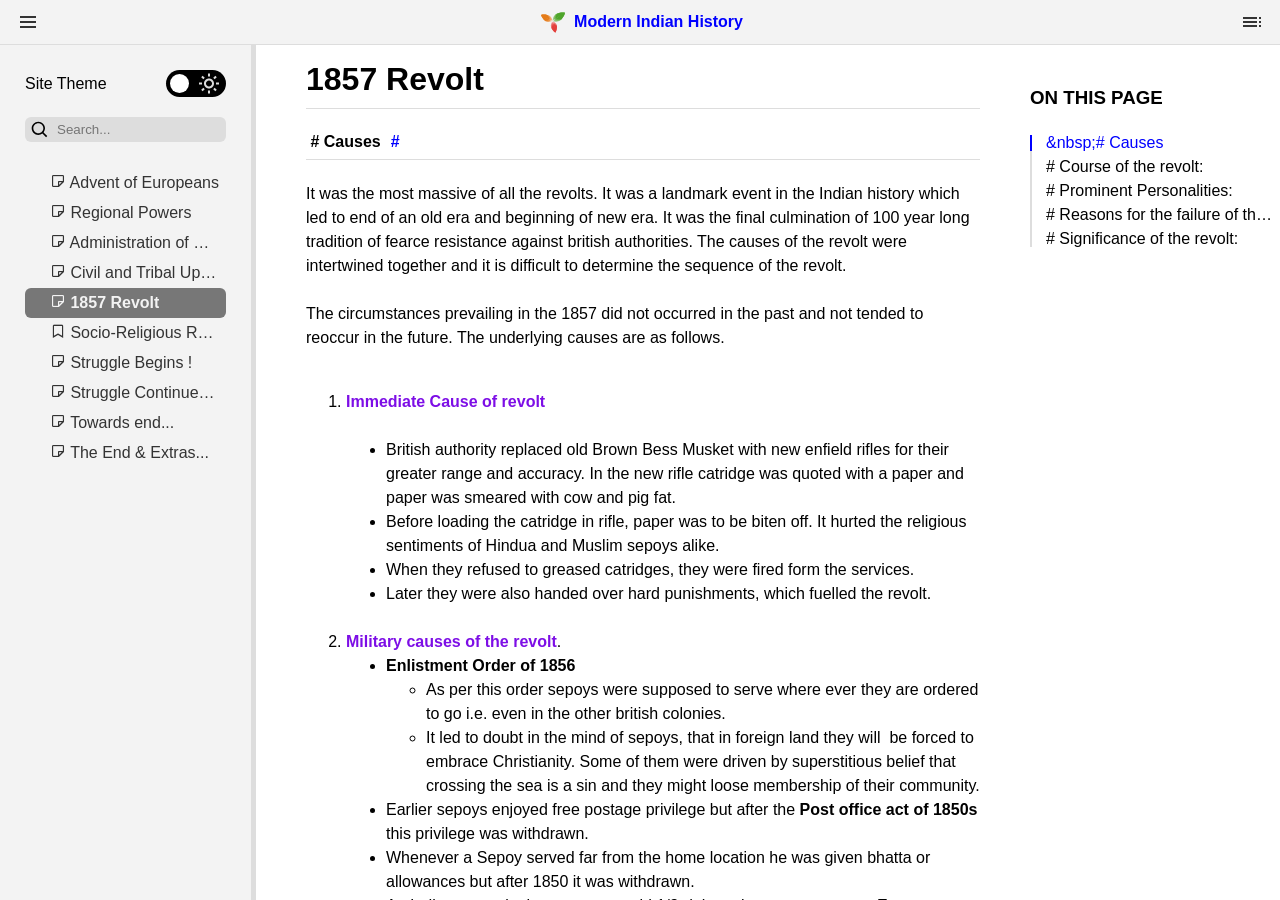
<file: 1857 Revolt.html>
<!DOCTYPE html>
<html lang="en">
<head>
    
    
    <meta charset="utf-8">
    <meta name="viewport" content="width=device-width, initial-scale=1">

    <link rel="shortcut icon" href="favicon.ico">
    
        <link href="assets/styles.css" rel="stylesheet">
    
        <link href="assets/scripts.css" rel="stylesheet">
    
    
        <script type="module" src="assets/scripts.js"></script>
    
    
    
    
    <title>1857 Revolt - Modern Indian History</title>
    <script>
        // Load dark/light theme as soon as possible to avoid color flashes.
        let theme = localStorage.getItem("theme");
        if (!theme) {
            theme = window.matchMedia && window.matchMedia('(prefers-color-scheme: dark)').matches ? "dark" : "light";
        }
        document.documentElement.classList.add(`theme-${theme}`);

        window.glob = {
            isStatic: true,
            theme
        };

        (function() {
            const leftCollapsed = localStorage.getItem("left-pane-collapsed") === "true";
            const tocCollapsed = localStorage.getItem("toc-pane-collapsed") === "true";
            if (leftCollapsed) document.documentElement.classList.add("left-pane-collapsed");
            if (tocCollapsed) document.documentElement.classList.add("toc-pane-collapsed");
        })();
    </script>
    <!-- HTML Meta Tags -->
    <meta name="description" content="">
    <!-- Facebook Meta Tags -->
    <meta property="og:url" content="">
    <meta property="og:type" content="website">
    <meta property="og:title" content="1857 Revolt - Modern Indian History">
    <meta property="og:description" content="">
    <meta property="og:image" content="">
    <!-- Twitter Meta Tags -->
    <meta name="twitter:card" content="summary_large_image">
    <meta property="twitter:domain" content="">
    <meta property="twitter:url" content="">
    <meta name="twitter:title" content="1857 Revolt - Modern Indian History">
    <meta name="twitter:description" content="">
    <meta name="twitter:image" content="">
    <!-- Meta Tags Generated via https://opengraph.dev -->
    <meta name="theme-color" content="">
    <style id="trilium-icon-packs">
                  @font-face {
                font-family: 'boxicons';
                font-weight: normal;
                font-style: normal;
                src: url('assets/icon-pack-bx.woff2') format('woff2');
            }

            .bx {
                font-family: 'boxicons' !important;
                font-weight: normal;
                font-style: normal;
                font-variant: normal;
                line-height: 1;
                text-rendering: auto;
                display: inline-block;
                text-transform: none;
                -webkit-font-smoothing: antialiased;
                -moz-osx-font-smoothing: grayscale;
            }

            .bx.bx-child::before { content: ""; }
.bx.bxs-balloon::before { content: ""; }
.bx.bxs-coffee-bean::before { content: ""; }
.bx.bxs-pear::before { content: ""; }
.bx.bxs-sushi::before { content: ""; }
.bx.bx-sushi::before { content: ""; }
.bx.bxs-shower::before { content: ""; }
.bx.bx-shower::before { content: ""; }
.bx.bxl-typescript::before { content: ""; }
.bx.bxl-graphql::before { content: ""; }
.bx.bx-rfid::before { content: ""; }
.bx.bxs-universal-access::before { content: ""; }
.bx.bx-universal-access::before { content: ""; }
.bx.bxs-castle::before { content: ""; }
.bx.bxs-shield-minus::before { content: ""; }
.bx.bx-shield-minus::before { content: ""; }
.bx.bxs-shield-plus::before { content: ""; }
.bx.bx-shield-plus::before { content: ""; }
.bx.bx-vertical-bottom::before { content: ""; }
.bx.bx-vertical-top::before { content: ""; }
.bx.bx-horizontal-right::before { content: ""; }
.bx.bx-horizontal-left::before { content: ""; }
.bx.bxs-objects-vertical-bottom::before { content: ""; }
.bx.bx-objects-vertical-bottom::before { content: ""; }
.bx.bxs-objects-vertical-center::before { content: ""; }
.bx.bx-objects-vertical-center::before { content: ""; }
.bx.bxs-objects-vertical-top::before { content: ""; }
.bx.bx-objects-vertical-top::before { content: ""; }
.bx.bxs-objects-horizontal-right::before { content: ""; }
.bx.bx-objects-horizontal-right::before { content: ""; }
.bx.bxs-objects-horizontal-center::before { content: ""; }
.bx.bx-objects-horizontal-center::before { content: ""; }
.bx.bxs-objects-horizontal-left::before { content: ""; }
.bx.bx-objects-horizontal-left::before { content: ""; }
.bx.bxs-color::before { content: ""; }
.bx.bx-color::before { content: ""; }
.bx.bx-reflect-horizontal::before { content: ""; }
.bx.bx-reflect-vertical::before { content: ""; }
.bx.bxl-postgresql::before { content: ""; }
.bx.bxl-mongodb::before { content: ""; }
.bx.bxl-deezer::before { content: ""; }
.bx.bxl-xing::before { content: ""; }
.bx.bx-cart-add::before { content: ""; }
.bx.bx-cart-download::before { content: ""; }
.bx.bx-no-signal::before { content: ""; }
.bx.bx-signal-5::before { content: ""; }
.bx.bx-signal-4::before { content: ""; }
.bx.bx-signal-3::before { content: ""; }
.bx.bx-signal-2::before { content: ""; }
.bx.bx-signal-1::before { content: ""; }
.bx.bxs-cheese::before { content: ""; }
.bx.bx-cheese::before { content: ""; }
.bx.bxs-hard-hat::before { content: ""; }
.bx.bx-hard-hat::before { content: ""; }
.bx.bxs-home-alt-2::before { content: ""; }
.bx.bx-home-alt-2::before { content: ""; }
.bx.bxl-meta::before { content: ""; }
.bx.bxs-lemon::before { content: ""; }
.bx.bx-lemon::before { content: ""; }
.bx.bxs-cable-car::before { content: ""; }
.bx.bx-cable-car::before { content: ""; }
.bx.bxs-cricket-ball::before { content: ""; }
.bx.bx-cricket-ball::before { content: ""; }
.bx.bxs-tree-alt::before { content: ""; }
.bx.bx-male-female::before { content: ""; }
.bx.bxs-invader::before { content: ""; }
.bx.bxs-baguette::before { content: ""; }
.bx.bx-baguette::before { content: ""; }
.bx.bx-fork::before { content: ""; }
.bx.bx-knife::before { content: ""; }
.bx.bxs-circle-half::before { content: ""; }
.bx.bx-circle-half::before { content: ""; }
.bx.bxs-circle-three-quarter::before { content: ""; }
.bx.bx-circle-three-quarter::before { content: ""; }
.bx.bxs-circle-quarter::before { content: ""; }
.bx.bx-circle-quarter::before { content: ""; }
.bx.bxs-bowl-rice::before { content: ""; }
.bx.bx-bowl-rice::before { content: ""; }
.bx.bxs-bowl-hot::before { content: ""; }
.bx.bx-bowl-hot::before { content: ""; }
.bx.bxs-popsicle::before { content: ""; }
.bx.bx-popsicle::before { content: ""; }
.bx.bx-cross::before { content: ""; }
.bx.bx-scatter-chart::before { content: ""; }
.bx.bx-money-withdraw::before { content: ""; }
.bx.bx-candles::before { content: ""; }
.bx.bx-math::before { content: ""; }
.bx.bx-party::before { content: ""; }
.bx.bx-leaf::before { content: ""; }
.bx.bx-injection::before { content: ""; }
.bx.bx-expand-vertical::before { content: ""; }
.bx.bx-expand-horizontal::before { content: ""; }
.bx.bx-collapse-vertical::before { content: ""; }
.bx.bx-collapse-horizontal::before { content: ""; }
.bx.bx-collapse-alt::before { content: ""; }
.bx.bxs-party::before { content: ""; }
.bx.bxs-leaf::before { content: ""; }
.bx.bxs-injection::before { content: ""; }
.bx.bxs-dog::before { content: ""; }
.bx.bxs-cat::before { content: ""; }
.bx.bxl-upwork::before { content: ""; }
.bx.bxl-netlify::before { content: ""; }
.bx.bxl-java::before { content: ""; }
.bx.bxl-heroku::before { content: ""; }
.bx.bxl-go-lang::before { content: ""; }
.bx.bxl-gmail::before { content: ""; }
.bx.bxl-flask::before { content: ""; }
.bx.bxl-99designs::before { content: ""; }
.bx.bxl-venmo::before { content: ""; }
.bx.bx-qr::before { content: ""; }
.bx.bx-qr-scan::before { content: ""; }
.bx.bxl-docker::before { content: ""; }
.bx.bxl-aws::before { content: ""; }
.bx.bxs-hand::before { content: ""; }
.bx.bx-podcast::before { content: ""; }
.bx.bxs-checkbox-minus::before { content: ""; }
.bx.bx-checkbox-minus::before { content: ""; }
.bx.bxs-speaker::before { content: ""; }
.bx.bx-speaker::before { content: ""; }
.bx.bxs-registered::before { content: ""; }
.bx.bx-registered::before { content: ""; }
.bx.bxs-phone-off::before { content: ""; }
.bx.bx-phone-off::before { content: ""; }
.bx.bxl-tiktok::before { content: ""; }
.bx.bxl-sketch::before { content: ""; }
.bx.bxl-steam::before { content: ""; }
.bx.bxl-trip-advisor::before { content: ""; }
.bx.bxl-visual-studio::before { content: ""; }
.bx.bxl-unity::before { content: ""; }
.bx.bxl-php::before { content: ""; }
.bx.bxl-discord-alt::before { content: ""; }
.bx.bxl-flutter::before { content: ""; }
.bx.bxl-mastodon::before { content: ""; }
.bx.bxl-tailwind-css::before { content: ""; }
.bx.bx-buildings::before { content: ""; }
.bx.bxs-buildings::before { content: ""; }
.bx.bx-store-alt::before { content: ""; }
.bx.bxs-store-alt::before { content: ""; }
.bx.bx-bar-chart-alt-2::before { content: ""; }
.bx.bxs-bar-chart-alt-2::before { content: ""; }
.bx.bx-message-dots::before { content: ""; }
.bx.bxs-message-dots::before { content: ""; }
.bx.bx-message-rounded-dots::before { content: ""; }
.bx.bxs-message-rounded-dots::before { content: ""; }
.bx.bxs-devices::before { content: ""; }
.bx.bx-memory-card::before { content: ""; }
.bx.bxs-memory-card::before { content: ""; }
.bx.bx-wallet-alt::before { content: ""; }
.bx.bxs-wallet-alt::before { content: ""; }
.bx.bxs-bank::before { content: ""; }
.bx.bx-slideshow::before { content: ""; }
.bx.bxs-slideshow::before { content: ""; }
.bx.bx-message-square::before { content: ""; }
.bx.bx-message-square-dots::before { content: ""; }
.bx.bxs-message-square::before { content: ""; }
.bx.bxs-message-square-dots::before { content: ""; }
.bx.bx-book-content::before { content: ""; }
.bx.bxs-book-content::before { content: ""; }
.bx.bx-chat::before { content: ""; }
.bx.bxs-chat::before { content: ""; }
.bx.bx-edit-alt::before { content: ""; }
.bx.bxs-edit-alt::before { content: ""; }
.bx.bx-mouse-alt::before { content: ""; }
.bx.bxs-mouse-alt::before { content: ""; }
.bx.bx-bug-alt::before { content: ""; }
.bx.bxs-bug-alt::before { content: ""; }
.bx.bx-notepad::before { content: ""; }
.bx.bxs-notepad::before { content: ""; }
.bx.bx-video-recording::before { content: ""; }
.bx.bxs-video-recording::before { content: ""; }
.bx.bx-shape-square::before { content: ""; }
.bx.bx-shape-triangle::before { content: ""; }
.bx.bxs-direction-left::before { content: ""; }
.bx.bx-ghost::before { content: ""; }
.bx.bxs-ghost::before { content: ""; }
.bx.bx-mail-send::before { content: ""; }
.bx.bx-code-alt::before { content: ""; }
.bx.bx-grid::before { content: ""; }
.bx.bxs-quote-single-left::before { content: ""; }
.bx.bxs-quote-single-right::before { content: ""; }
.bx.bx-user-pin::before { content: ""; }
.bx.bxs-user-pin::before { content: ""; }
.bx.bx-run::before { content: ""; }
.bx.bx-copy-alt::before { content: ""; }
.bx.bxs-copy-alt::before { content: ""; }
.bx.bx-transfer-alt::before { content: ""; }
.bx.bxs-file-doc::before { content: ""; }
.bx.bxs-file-html::before { content: ""; }
.bx.bxs-comment-detail::before { content: ""; }
.bx.bxs-comment-add::before { content: ""; }
.bx.bxs-file-css::before { content: ""; }
.bx.bxs-file-js::before { content: ""; }
.bx.bxs-file-json::before { content: ""; }
.bx.bxs-file-md::before { content: ""; }
.bx.bxs-file-txt::before { content: ""; }
.bx.bxs-file-png::before { content: ""; }
.bx.bxs-file-jpg::before { content: ""; }
.bx.bxs-file-gif::before { content: ""; }
.bx.bxs-analyse::before { content: ""; }
.bx.bx-book-open::before { content: ""; }
.bx.bxs-plane-take-off::before { content: ""; }
.bx.bxs-plane-land::before { content: ""; }
.bx.bxs-parking::before { content: ""; }
.bx.bxs-id-card::before { content: ""; }
.bx.bxs-adjust-alt::before { content: ""; }
.bx.bx-landscape::before { content: ""; }
.bx.bxs-landscape::before { content: ""; }
.bx.bxs-traffic::before { content: ""; }
.bx.bx-comment::before { content: ""; }
.bx.bxs-comment::before { content: ""; }
.bx.bx-comment-dots::before { content: ""; }
.bx.bxs-comment-dots::before { content: ""; }
.bx.bxs-wine::before { content: ""; }
.bx.bx-pyramid::before { content: ""; }
.bx.bxs-pyramid::before { content: ""; }
.bx.bx-cylinder::before { content: ""; }
.bx.bxs-cylinder::before { content: ""; }
.bx.bxs-graduation::before { content: ""; }
.bx.bx-lock-alt::before { content: ""; }
.bx.bxs-lock-alt::before { content: ""; }
.bx.bx-lock-open-alt::before { content: ""; }
.bx.bxs-lock-open-alt::before { content: ""; }
.bx.bxs-hourglass-top::before { content: ""; }
.bx.bxs-hourglass-bottom::before { content: ""; }
.bx.bx-left-arrow-alt::before { content: ""; }
.bx.bx-right-arrow-alt::before { content: ""; }
.bx.bx-up-arrow-alt::before { content: ""; }
.bx.bx-down-arrow-alt::before { content: ""; }
.bx.bx-shape-circle::before { content: ""; }
.bx.bx-cycling::before { content: ""; }
.bx.bx-dna::before { content: ""; }
.bx.bx-bowling-ball::before { content: ""; }
.bx.bxs-bowling-ball::before { content: ""; }
.bx.bx-search-alt-2::before { content: ""; }
.bx.bxs-search-alt-2::before { content: ""; }
.bx.bx-plus-medical::before { content: ""; }
.bx.bx-street-view::before { content: ""; }
.bx.bx-droplet::before { content: ""; }
.bx.bxs-droplet-half::before { content: ""; }
.bx.bx-paint-roll::before { content: ""; }
.bx.bxs-paint-roll::before { content: ""; }
.bx.bx-shield-alt-2::before { content: ""; }
.bx.bxs-shield-alt-2::before { content: ""; }
.bx.bx-error-alt::before { content: ""; }
.bx.bxs-error-alt::before { content: ""; }
.bx.bx-square::before { content: ""; }
.bx.bxs-square::before { content: ""; }
.bx.bx-square-rounded::before { content: ""; }
.bx.bxs-square-rounded::before { content: ""; }
.bx.bx-polygon::before { content: ""; }
.bx.bxs-polygon::before { content: ""; }
.bx.bx-cube-alt::before { content: ""; }
.bx.bxs-cube-alt::before { content: ""; }
.bx.bx-cuboid::before { content: ""; }
.bx.bxs-cuboid::before { content: ""; }
.bx.bx-user-voice::before { content: ""; }
.bx.bxs-user-voice::before { content: ""; }
.bx.bx-accessibility::before { content: ""; }
.bx.bx-building-house::before { content: ""; }
.bx.bxs-building-house::before { content: ""; }
.bx.bx-doughnut-chart::before { content: ""; }
.bx.bxs-doughnut-chart::before { content: ""; }
.bx.bxs-circle::before { content: ""; }
.bx.bx-log-in-circle::before { content: ""; }
.bx.bxs-log-in-circle::before { content: ""; }
.bx.bx-log-out-circle::before { content: ""; }
.bx.bxs-log-out-circle::before { content: ""; }
.bx.bxs-log-in::before { content: ""; }
.bx.bxs-log-out::before { content: ""; }
.bx.bxs-notification::before { content: ""; }
.bx.bxs-notification-off::before { content: ""; }
.bx.bx-check-square::before { content: ""; }
.bx.bxs-check-square::before { content: ""; }
.bx.bx-message-alt::before { content: ""; }
.bx.bxs-message-alt::before { content: ""; }
.bx.bx-message-alt-dots::before { content: ""; }
.bx.bxs-message-alt-dots::before { content: ""; }
.bx.bx-no-entry::before { content: ""; }
.bx.bxs-no-entry::before { content: ""; }
.bx.bxs-traffic-barrier::before { content: ""; }
.bx.bxs-component::before { content: ""; }
.bx.bxs-plane-alt::before { content: ""; }
.bx.bx-palette::before { content: ""; }
.bx.bxs-palette::before { content: ""; }
.bx.bx-basket::before { content: ""; }
.bx.bxs-basket::before { content: ""; }
.bx.bx-purchase-tag-alt::before { content: ""; }
.bx.bxs-purchase-tag-alt::before { content: ""; }
.bx.bx-receipt::before { content: ""; }
.bx.bxs-receipt::before { content: ""; }
.bx.bx-line-chart::before { content: ""; }
.bx.bx-map-pin::before { content: ""; }
.bx.bxs-map-pin::before { content: ""; }
.bx.bx-hive::before { content: ""; }
.bx.bx-band-aid::before { content: ""; }
.bx.bxs-band-aid::before { content: ""; }
.bx.bx-credit-card-alt::before { content: ""; }
.bx.bxs-credit-card-alt::before { content: ""; }
.bx.bxs-credit-card::before { content: ""; }
.bx.bx-wifi-off::before { content: ""; }
.bx.bxs-paint::before { content: ""; }
.bx.bx-brightness-half::before { content: ""; }
.bx.bxs-brightness-half::before { content: ""; }
.bx.bx-brightness::before { content: ""; }
.bx.bxs-brightness::before { content: ""; }
.bx.bx-filter-alt::before { content: ""; }
.bx.bx-dialpad-alt::before { content: ""; }
.bx.bx-border-right::before { content: ""; }
.bx.bx-border-left::before { content: ""; }
.bx.bx-border-top::before { content: ""; }
.bx.bx-border-bottom::before { content: ""; }
.bx.bx-border-all::before { content: ""; }
.bx.bx-mobile-landscape::before { content: ""; }
.bx.bx-mobile-vibration::before { content: ""; }
.bx.bxs-rectangle::before { content: ""; }
.bx.bxs-right-arrow::before { content: ""; }
.bx.bxs-left-arrow::before { content: ""; }
.bx.bxs-up-arrow::before { content: ""; }
.bx.bxs-down-arrow::before { content: ""; }
.bx.bxs-right-top-arrow-circle::before { content: ""; }
.bx.bxs-right-down-arrow-circle::before { content: ""; }
.bx.bxs-left-top-arrow-circle::before { content: ""; }
.bx.bxs-left-down-arrow-circle::before { content: ""; }
.bx.bxs-institution::before { content: ""; }
.bx.bxs-school::before { content: ""; }
.bx.bxs-chalkboard::before { content: ""; }
.bx.bxs-skip-previous-circle::before { content: ""; }
.bx.bxs-skip-next-circle::before { content: ""; }
.bx.bxs-data::before { content: ""; }
.bx.bxs-mobile::before { content: ""; }
.bx.bxs-folder-minus::before { content: ""; }
.bx.bxs-bell-plus::before { content: ""; }
.bx.bxs-bell-minus::before { content: ""; }
.bx.bxs-search::before { content: ""; }
.bx.bxs-zoom-in::before { content: ""; }
.bx.bxs-zoom-out::before { content: ""; }
.bx.bxs-grid::before { content: ""; }
.bx.bxs-user-x::before { content: ""; }
.bx.bxs-user-check::before { content: ""; }
.bx.bxs-compass::before { content: ""; }
.bx.bx-gas-pump::before { content: ""; }
.bx.bxs-stopwatch::before { content: ""; }
.bx.bxs-timer::before { content: ""; }
.bx.bxs-time::before { content: ""; }
.bx.bx-pie-chart-alt-2::before { content: ""; }
.bx.bxs-pie-chart-alt-2::before { content: ""; }
.bx.bx-time-five::before { content: ""; }
.bx.bxs-time-five::before { content: ""; }
.bx.bxl-instagram-alt::before { content: ""; }
.bx.bxs-bookmarks::before { content: ""; }
.bx.bxs-bookmark-minus::before { content: ""; }
.bx.bx-briefcase-alt-2::before { content: ""; }
.bx.bxs-briefcase-alt-2::before { content: ""; }
.bx.bx-brush-alt::before { content: ""; }
.bx.bxs-calendar::before { content: ""; }
.bx.bxs-calendar-alt::before { content: ""; }
.bx.bxs-calendar-plus::before { content: ""; }
.bx.bxs-calendar-minus::before { content: ""; }
.bx.bxs-calendar-x::before { content: ""; }
.bx.bxs-calendar-check::before { content: ""; }
.bx.bxs-calendar-event::before { content: ""; }
.bx.bx-customize::before { content: ""; }
.bx.bxs-customize::before { content: ""; }
.bx.bxs-carousel::before { content: ""; }
.bx.bxs-rewind-circle::before { content: ""; }
.bx.bxs-fast-forward-circle::before { content: ""; }
.bx.bxs-mobile-vibration::before { content: ""; }
.bx.bxs-quote-alt-left::before { content: ""; }
.bx.bxs-quote-alt-right::before { content: ""; }
.bx.bxs-layout::before { content: ""; }
.bx.bx-radio::before { content: ""; }
.bx.bx-printer::before { content: ""; }
.bx.bx-sort-a-z::before { content: ""; }
.bx.bx-sort-z-a::before { content: ""; }
.bx.bx-conversation::before { content: ""; }
.bx.bxs-brush-alt::before { content: ""; }
.bx.bx-exit::before { content: ""; }
.bx.bxs-exit::before { content: ""; }
.bx.bx-extension::before { content: ""; }
.bx.bxs-extension::before { content: ""; }
.bx.bxs-file-find::before { content: ""; }
.bx.bx-face::before { content: ""; }
.bx.bxs-face::before { content: ""; }
.bx.bx-file-find::before { content: ""; }
.bx.bx-label::before { content: ""; }
.bx.bxs-label::before { content: ""; }
.bx.bx-check-shield::before { content: ""; }
.bx.bxs-check-shield::before { content: ""; }
.bx.bx-border-radius::before { content: ""; }
.bx.bx-add-to-queue::before { content: ""; }
.bx.bxs-add-to-queue::before { content: ""; }
.bx.bx-archive-in::before { content: ""; }
.bx.bxs-archive-in::before { content: ""; }
.bx.bx-archive-out::before { content: ""; }
.bx.bxs-archive-out::before { content: ""; }
.bx.bx-alarm-add::before { content: ""; }
.bx.bxs-alarm-add::before { content: ""; }
.bx.bx-space-bar::before { content: ""; }
.bx.bx-image-alt::before { content: ""; }
.bx.bx-image-add::before { content: ""; }
.bx.bxs-image-add::before { content: ""; }
.bx.bx-fridge::before { content: ""; }
.bx.bxs-fridge::before { content: ""; }
.bx.bx-dish::before { content: ""; }
.bx.bxs-dish::before { content: ""; }
.bx.bx-spa::before { content: ""; }
.bx.bxs-spa::before { content: ""; }
.bx.bx-cake::before { content: ""; }
.bx.bxs-cake::before { content: ""; }
.bx.bxs-city::before { content: ""; }
.bx.bx-bolt-circle::before { content: ""; }
.bx.bxs-bolt-circle::before { content: ""; }
.bx.bx-tone::before { content: ""; }
.bx.bx-bitcoin::before { content: ""; }
.bx.bx-lira::before { content: ""; }
.bx.bx-ruble::before { content: ""; }
.bx.bxs-caret-up-circle::before { content: ""; }
.bx.bxs-caret-down-circle::before { content: ""; }
.bx.bxs-caret-left-circle::before { content: ""; }
.bx.bxs-caret-right-circle::before { content: ""; }
.bx.bx-rupee::before { content: ""; }
.bx.bx-euro::before { content: ""; }
.bx.bx-pound::before { content: ""; }
.bx.bx-won::before { content: ""; }
.bx.bx-yen::before { content: ""; }
.bx.bx-shekel::before { content: ""; }
.bx.bxl-facebook-circle::before { content: ""; }
.bx.bxl-jquery::before { content: ""; }
.bx.bxl-imdb::before { content: ""; }
.bx.bxl-pinterest-alt::before { content: ""; }
.bx.bxs-tone::before { content: ""; }
.bx.bx-health::before { content: ""; }
.bx.bxs-baby-carriage::before { content: ""; }
.bx.bx-clinic::before { content: ""; }
.bx.bxs-hand-up::before { content: ""; }
.bx.bxs-hand-right::before { content: ""; }
.bx.bxs-hand-down::before { content: ""; }
.bx.bxs-hand-left::before { content: ""; }
.bx.bx-male::before { content: ""; }
.bx.bx-female::before { content: ""; }
.bx.bx-male-sign::before { content: ""; }
.bx.bx-female-sign::before { content: ""; }
.bx.bxs-clinic::before { content: ""; }
.bx.bxs-offer::before { content: ""; }
.bx.bx-food-tag::before { content: ""; }
.bx.bx-food-menu::before { content: ""; }
.bx.bxs-food-menu::before { content: ""; }
.bx.bxs-camera-plus::before { content: ""; }
.bx.bxs-business::before { content: ""; }
.bx.bx-meh-alt::before { content: ""; }
.bx.bx-wink-tongue::before { content: ""; }
.bx.bx-happy-alt::before { content: ""; }
.bx.bx-cool::before { content: ""; }
.bx.bx-tired::before { content: ""; }
.bx.bx-smile::before { content: ""; }
.bx.bx-angry::before { content: ""; }
.bx.bx-happy-heart-eyes::before { content: ""; }
.bx.bx-dizzy::before { content: ""; }
.bx.bx-wink-smile::before { content: ""; }
.bx.bx-confused::before { content: ""; }
.bx.bx-sleepy::before { content: ""; }
.bx.bx-shocked::before { content: ""; }
.bx.bx-happy-beaming::before { content: ""; }
.bx.bx-meh-blank::before { content: ""; }
.bx.bx-laugh::before { content: ""; }
.bx.bx-upside-down::before { content: ""; }
.bx.bxs-angry::before { content: ""; }
.bx.bxs-happy-heart-eyes::before { content: ""; }
.bx.bxs-dizzy::before { content: ""; }
.bx.bxs-wink-smile::before { content: ""; }
.bx.bxs-smile::before { content: ""; }
.bx.bxs-meh::before { content: ""; }
.bx.bxs-meh-alt::before { content: ""; }
.bx.bxs-confused::before { content: ""; }
.bx.bxs-sleepy::before { content: ""; }
.bx.bxs-sad::before { content: ""; }
.bx.bxs-happy::before { content: ""; }
.bx.bxs-shocked::before { content: ""; }
.bx.bxs-happy-beaming::before { content: ""; }
.bx.bxs-tired::before { content: ""; }
.bx.bxs-cool::before { content: ""; }
.bx.bxs-meh-blank::before { content: ""; }
.bx.bxs-laugh::before { content: ""; }
.bx.bxs-happy-alt::before { content: ""; }
.bx.bxs-upside-down::before { content: ""; }
.bx.bxs-wink-tongue::before { content: ""; }
.bx.bxl-adobe::before { content: ""; }
.bx.bxl-algolia::before { content: ""; }
.bx.bxl-audible::before { content: ""; }
.bx.bxl-figma::before { content: ""; }
.bx.bxl-etsy::before { content: ""; }
.bx.bxl-gitlab::before { content: ""; }
.bx.bxl-patreon::before { content: ""; }
.bx.bxl-redbubble::before { content: ""; }
.bx.bx-diamond::before { content: ""; }
.bx.bxs-comment-error::before { content: ""; }
.bx.bxs-vial::before { content: ""; }
.bx.bx-align-left::before { content: ""; }
.bx.bx-align-middle::before { content: ""; }
.bx.bx-align-right::before { content: ""; }
.bx.bx-arrow-back::before { content: ""; }
.bx.bx-bell-minus::before { content: ""; }
.bx.bx-bell-off::before { content: ""; }
.bx.bx-bell-plus::before { content: ""; }
.bx.bx-bell::before { content: ""; }
.bx.bx-bookmark::before { content: ""; }
.bx.bx-bookmarks::before { content: ""; }
.bx.bx-bullseye::before { content: ""; }
.bx.bx-camera-off::before { content: ""; }
.bx.bx-camera::before { content: ""; }
.bx.bx-captions::before { content: ""; }
.bx.bx-checkbox-checked::before { content: ""; }
.bx.bx-checkbox::before { content: ""; }
.bx.bx-checkbox-square::before { content: ""; }
.bx.bx-chevron-down::before { content: ""; }
.bx.bx-chevron-up::before { content: ""; }
.bx.bx-chevron-left::before { content: ""; }
.bx.bx-chevron-right::before { content: ""; }
.bx.bx-chevrons-down::before { content: ""; }
.bx.bx-chevrons-up::before { content: ""; }
.bx.bx-chevrons-right::before { content: ""; }
.bx.bx-chevrons-left::before { content: ""; }
.bx.bx-clipboard::before { content: ""; }
.bx.bx-code-curly::before { content: ""; }
.bx.bx-code::before { content: ""; }
.bx.bx-coffee::before { content: ""; }
.bx.bx-copy::before { content: ""; }
.bx.bx-copyright::before { content: ""; }
.bx.bx-down-arrow-circle::before { content: ""; }
.bx.bx-error-circle::before { content: ""; }
.bx.bx-error::before { content: ""; }
.bx.bx-exit-fullscreen::before { content: ""; }
.bx.bx-fast-forward-circle::before { content: ""; }
.bx.bx-fast-forward::before { content: ""; }
.bx.bx-first-page::before { content: ""; }
.bx.bx-folder-minus::before { content: ""; }
.bx.bx-folder-plus::before { content: ""; }
.bx.bx-folder::before { content: ""; }
.bx.bx-fullscreen::before { content: ""; }
.bx.bx-hide::before { content: ""; }
.bx.bx-image::before { content: ""; }
.bx.bx-info-circle::before { content: ""; }
.bx.bx-align-justify::before { content: ""; }
.bx.bx-key::before { content: ""; }
.bx.bx-last-page::before { content: ""; }
.bx.bx-left-arrow-circle::before { content: ""; }
.bx.bx-left-down-arrow-circle::before { content: ""; }
.bx.bx-left-indent::before { content: ""; }
.bx.bx-left-top-arrow-circle::before { content: ""; }
.bx.bx-menu::before { content: ""; }
.bx.bx-microphone::before { content: ""; }
.bx.bx-minus-circle::before { content: ""; }
.bx.bx-moon::before { content: ""; }
.bx.bx-pause-circle::before { content: ""; }
.bx.bx-pause::before { content: ""; }
.bx.bx-play-circle::before { content: ""; }
.bx.bx-play::before { content: ""; }
.bx.bx-plus-circle::before { content: ""; }
.bx.bx-question-mark::before { content: ""; }
.bx.bx-radio-circle-marked::before { content: ""; }
.bx.bx-radio-circle::before { content: ""; }
.bx.bx-rectangle::before { content: ""; }
.bx.bx-rewind::before { content: ""; }
.bx.bx-reset::before { content: ""; }
.bx.bx-right-arrow-circle::before { content: ""; }
.bx.bx-right-down-arrow-circle::before { content: ""; }
.bx.bx-right-indent::before { content: ""; }
.bx.bx-right-top-arrow-circle::before { content: ""; }
.bx.bx-rss::before { content: ""; }
.bx.bx-search::before { content: ""; }
.bx.bx-show::before { content: ""; }
.bx.bx-skip-next::before { content: ""; }
.bx.bx-skip-previous::before { content: ""; }
.bx.bx-stop-circle::before { content: ""; }
.bx.bx-stop::before { content: ""; }
.bx.bx-stopwatch::before { content: ""; }
.bx.bx-sync::before { content: ""; }
.bx.bx-time::before { content: ""; }
.bx.bx-toggle-left::before { content: ""; }
.bx.bx-toggle-right::before { content: ""; }
.bx.bx-trending-down::before { content: ""; }
.bx.bx-trending-up::before { content: ""; }
.bx.bx-up-arrow-circle::before { content: ""; }
.bx.bx-vertical-center::before { content: ""; }
.bx.bx-video::before { content: ""; }
.bx.bx-volume-full::before { content: ""; }
.bx.bx-volume-low::before { content: ""; }
.bx.bx-volume-mute::before { content: ""; }
.bx.bx-volume::before { content: ""; }
.bx.bx-x-circle::before { content: ""; }
.bx.bx-zoom-in::before { content: ""; }
.bx.bx-zoom-out::before { content: ""; }
.bx.bx-archive::before { content: ""; }
.bx.bx-at::before { content: ""; }
.bx.bx-bar-chart-alt::before { content: ""; }
.bx.bx-bar-chart-square::before { content: ""; }
.bx.bx-bar-chart::before { content: ""; }
.bx.bx-basketball::before { content: ""; }
.bx.bx-block::before { content: ""; }
.bx.bx-book-bookmark::before { content: ""; }
.bx.bx-book::before { content: ""; }
.bx.bx-bookmark-minus::before { content: ""; }
.bx.bx-bookmark-plus::before { content: ""; }
.bx.bx-briefcase::before { content: ""; }
.bx.bx-broadcast::before { content: ""; }
.bx.bx-building::before { content: ""; }
.bx.bx-bug::before { content: ""; }
.bx.bx-bluetooth::before { content: ""; }
.bx.bx-bulb::before { content: ""; }
.bx.bx-buoy::before { content: ""; }
.bx.bx-calendar-plus::before { content: ""; }
.bx.bx-calendar-check::before { content: ""; }
.bx.bx-calendar-minus::before { content: ""; }
.bx.bx-calendar-x::before { content: ""; }
.bx.bx-calendar::before { content: ""; }
.bx.bx-chart::before { content: ""; }
.bx.bx-cloud-download::before { content: ""; }
.bx.bx-cloud-upload::before { content: ""; }
.bx.bx-cloud::before { content: ""; }
.bx.bx-terminal::before { content: ""; }
.bx.bx-crosshair::before { content: ""; }
.bx.bx-compass::before { content: ""; }
.bx.bx-data::before { content: ""; }
.bx.bx-desktop::before { content: ""; }
.bx.bx-directions::before { content: ""; }
.bx.bx-dollar::before { content: ""; }
.bx.bx-dots-horizontal-rounded::before { content: ""; }
.bx.bx-dots-horizontal::before { content: ""; }
.bx.bx-dots-vertical-rounded::before { content: ""; }
.bx.bx-dots-vertical::before { content: ""; }
.bx.bx-download::before { content: ""; }
.bx.bx-envelope::before { content: ""; }
.bx.bx-gift::before { content: ""; }
.bx.bx-globe::before { content: ""; }
.bx.bx-devices::before { content: ""; }
.bx.bx-headphone::before { content: ""; }
.bx.bx-heart::before { content: ""; }
.bx.bx-home::before { content: ""; }
.bx.bx-laptop::before { content: ""; }
.bx.bx-layer::before { content: ""; }
.bx.bx-link-alt::before { content: ""; }
.bx.bx-link::before { content: ""; }
.bx.bx-list-plus::before { content: ""; }
.bx.bx-list-ul::before { content: ""; }
.bx.bx-list-minus::before { content: ""; }
.bx.bx-lock-open::before { content: ""; }
.bx.bx-lock::before { content: ""; }
.bx.bx-map-alt::before { content: ""; }
.bx.bx-map::before { content: ""; }
.bx.bx-message-rounded::before { content: ""; }
.bx.bx-message::before { content: ""; }
.bx.bx-mobile-alt::before { content: ""; }
.bx.bx-mobile::before { content: ""; }
.bx.bx-navigation::before { content: ""; }
.bx.bx-phone::before { content: ""; }
.bx.bx-pie-chart::before { content: ""; }
.bx.bx-send::before { content: ""; }
.bx.bx-sidebar::before { content: ""; }
.bx.bx-sitemap::before { content: ""; }
.bx.bx-spreadsheet::before { content: ""; }
.bx.bx-tab::before { content: ""; }
.bx.bx-tag::before { content: ""; }
.bx.bx-target-lock::before { content: ""; }
.bx.bx-tennis-ball::before { content: ""; }
.bx.bx-alarm::before { content: ""; }
.bx.bx-upload::before { content: ""; }
.bx.bx-usb::before { content: ""; }
.bx.bx-video-off::before { content: ""; }
.bx.bx-voicemail::before { content: ""; }
.bx.bx-wifi::before { content: ""; }
.bx.bx-window-open::before { content: ""; }
.bx.bx-window::before { content: ""; }
.bx.bx-windows::before { content: ""; }
.bx.bx-duplicate::before { content: ""; }
.bx.bx-table::before { content: ""; }
.bx.bx-x::before { content: ""; }
.bx.bx-adjust::before { content: ""; }
.bx.bx-album::before { content: ""; }
.bx.bx-anchor::before { content: ""; }
.bx.bx-award::before { content: ""; }
.bx.bx-bold::before { content: ""; }
.bx.bx-calculator::before { content: ""; }
.bx.bx-cart::before { content: ""; }
.bx.bx-check::before { content: ""; }
.bx.bx-cloud-drizzle::before { content: ""; }
.bx.bx-cloud-light-rain::before { content: ""; }
.bx.bx-cloud-lightning::before { content: ""; }
.bx.bx-cloud-rain::before { content: ""; }
.bx.bx-cloud-snow::before { content: ""; }
.bx.bx-cog::before { content: ""; }
.bx.bx-columns::before { content: ""; }
.bx.bx-credit-card::before { content: ""; }
.bx.bx-crop::before { content: ""; }
.bx.bx-cube::before { content: ""; }
.bx.bx-cut::before { content: ""; }
.bx.bx-detail::before { content: ""; }
.bx.bx-shield-quarter::before { content: ""; }
.bx.bx-edit::before { content: ""; }
.bx.bx-file::before { content: ""; }
.bx.bx-filter::before { content: ""; }
.bx.bx-font::before { content: ""; }
.bx.bx-git-branch::before { content: ""; }
.bx.bx-git-commit::before { content: ""; }
.bx.bx-git-compare::before { content: ""; }
.bx.bx-git-merge::before { content: ""; }
.bx.bx-git-pull-request::before { content: ""; }
.bx.bx-git-repo-forked::before { content: ""; }
.bx.bx-group::before { content: ""; }
.bx.bx-hash::before { content: ""; }
.bx.bx-heading::before { content: ""; }
.bx.bx-home-alt::before { content: ""; }
.bx.bx-italic::before { content: ""; }
.bx.bx-joystick::before { content: ""; }
.bx.bx-link-external::before { content: ""; }
.bx.bx-log-in::before { content: ""; }
.bx.bx-log-out::before { content: ""; }
.bx.bx-microphone-off::before { content: ""; }
.bx.bx-minus::before { content: ""; }
.bx.bx-mouse::before { content: ""; }
.bx.bx-move::before { content: ""; }
.bx.bx-music::before { content: ""; }
.bx.bx-notification::before { content: ""; }
.bx.bx-package::before { content: ""; }
.bx.bx-paragraph::before { content: ""; }
.bx.bx-paste::before { content: ""; }
.bx.bx-pencil::before { content: ""; }
.bx.bx-pin::before { content: ""; }
.bx.bx-plus::before { content: ""; }
.bx.bx-power-off::before { content: ""; }
.bx.bx-pulse::before { content: ""; }
.bx.bx-save::before { content: ""; }
.bx.bx-screenshot::before { content: ""; }
.bx.bx-select-multiple::before { content: ""; }
.bx.bx-share-alt::before { content: ""; }
.bx.bx-share::before { content: ""; }
.bx.bx-shield-alt::before { content: ""; }
.bx.bx-shield::before { content: ""; }
.bx.bx-shopping-bag::before { content: ""; }
.bx.bx-shuffle::before { content: ""; }
.bx.bx-sort::before { content: ""; }
.bx.bx-star::before { content: ""; }
.bx.bx-sun::before { content: ""; }
.bx.bx-text::before { content: ""; }
.bx.bx-trash::before { content: ""; }
.bx.bx-trophy::before { content: ""; }
.bx.bx-underline::before { content: ""; }
.bx.bx-user-check::before { content: ""; }
.bx.bx-user-circle::before { content: ""; }
.bx.bx-user-minus::before { content: ""; }
.bx.bx-user-plus::before { content: ""; }
.bx.bx-user-x::before { content: ""; }
.bx.bx-user::before { content: ""; }
.bx.bx-barcode::before { content: ""; }
.bx.bx-crown::before { content: ""; }
.bx.bx-dislike::before { content: ""; }
.bx.bx-down-arrow::before { content: ""; }
.bx.bx-export::before { content: ""; }
.bx.bxl-facebook::before { content: ""; }
.bx.bx-first-aid::before { content: ""; }
.bx.bx-flag::before { content: ""; }
.bx.bxl-github::before { content: ""; }
.bx.bxl-google::before { content: ""; }
.bx.bx-history::before { content: ""; }
.bx.bxl-instagram::before { content: ""; }
.bx.bx-joystick-alt::before { content: ""; }
.bx.bx-left-arrow::before { content: ""; }
.bx.bx-like::before { content: ""; }
.bx.bx-list-check::before { content: ""; }
.bx.bx-poll::before { content: ""; }
.bx.bx-radar::before { content: ""; }
.bx.bx-redo::before { content: ""; }
.bx.bx-reply-all::before { content: ""; }
.bx.bx-reply::before { content: ""; }
.bx.bx-repost::before { content: ""; }
.bx.bx-revision::before { content: ""; }
.bx.bx-right-arrow::before { content: ""; }
.bx.bx-subdirectory-left::before { content: ""; }
.bx.bx-subdirectory-right::before { content: ""; }
.bx.bx-support::before { content: ""; }
.bx.bx-timer::before { content: ""; }
.bx.bxl-twitter::before { content: ""; }
.bx.bx-undo::before { content: ""; }
.bx.bx-up-arrow::before { content: ""; }
.bx.bxl-youtube::before { content: ""; }
.bx.bxl-whatsapp::before { content: ""; }
.bx.bxl-tumblr::before { content: ""; }
.bx.bx-phone-call::before { content: ""; }
.bx.bxl-behance::before { content: ""; }
.bx.bxl-dribbble::before { content: ""; }
.bx.bx-aperture::before { content: ""; }
.bx.bx-film::before { content: ""; }
.bx.bx-folder-open::before { content: ""; }
.bx.bx-task::before { content: ""; }
.bx.bx-server::before { content: ""; }
.bx.bx-battery::before { content: ""; }
.bx.bx-calendar-alt::before { content: ""; }
.bx.bx-import::before { content: ""; }
.bx.bx-ruler::before { content: ""; }
.bx.bx-horizontal-center::before { content: ""; }
.bx.bx-rotate-right::before { content: ""; }
.bx.bx-rename::before { content: ""; }
.bx.bx-collapse::before { content: ""; }
.bx.bx-phone-incoming::before { content: ""; }
.bx.bx-phone-outgoing::before { content: ""; }
.bx.bx-body::before { content: ""; }
.bx.bx-cast::before { content: ""; }
.bx.bx-chip::before { content: ""; }
.bx.bx-skip-next-circle::before { content: ""; }
.bx.bx-skip-previous-circle::before { content: ""; }
.bx.bx-hdd::before { content: ""; }
.bx.bx-store::before { content: ""; }
.bx.bx-globe-alt::before { content: ""; }
.bx.bxl-vimeo::before { content: ""; }
.bx.bx-upvote::before { content: ""; }
.bx.bx-downvote::before { content: ""; }
.bx.bx-news::before { content: ""; }
.bx.bx-pie-chart-alt::before { content: ""; }
.bx.bx-images::before { content: ""; }
.bx.bx-purchase-tag::before { content: ""; }
.bx.bx-pen::before { content: ""; }
.bx.bx-expand::before { content: ""; }
.bx.bx-paperclip::before { content: ""; }
.bx.bx-closet::before { content: ""; }
.bx.bx-tv::before { content: ""; }
.bx.bx-collection::before { content: ""; }
.bx.bx-station::before { content: ""; }
.bx.bx-wallet::before { content: ""; }
.bx.bx-briefcase-alt::before { content: ""; }
.bx.bx-hourglass::before { content: ""; }
.bx.bx-carousel::before { content: ""; }
.bx.bx-infinite::before { content: ""; }
.bx.bx-plug::before { content: ""; }
.bx.bx-notification-off::before { content: ""; }
.bx.bx-window-close::before { content: ""; }
.bx.bx-command::before { content: ""; }
.bx.bx-grid-alt::before { content: ""; }
.bx.bx-trash-alt::before { content: ""; }
.bx.bx-chalkboard::before { content: ""; }
.bx.bx-loader::before { content: ""; }
.bx.bx-slider::before { content: ""; }
.bx.bx-paper-plane::before { content: ""; }
.bx.bx-selection::before { content: ""; }
.bx.bxl-linkedin::before { content: ""; }
.bx.bx-world::before { content: ""; }
.bx.bx-dock-bottom::before { content: ""; }
.bx.bx-dock-right::before { content: ""; }
.bx.bx-dock-top::before { content: ""; }
.bx.bx-dock-left::before { content: ""; }
.bx.bx-layout::before { content: ""; }
.bx.bxl-bitcoin::before { content: ""; }
.bx.bxl-facebook-square::before { content: ""; }
.bx.bx-alarm-off::before { content: ""; }
.bx.bx-wrench::before { content: ""; }
.bx.bx-loader-circle::before { content: ""; }
.bx.bx-loader-alt::before { content: ""; }
.bx.bx-car::before { content: ""; }
.bx.bx-cart-alt::before { content: ""; }
.bx.bxs-adjust::before { content: ""; }
.bx.bxs-alarm::before { content: ""; }
.bx.bxs-alarm-off::before { content: ""; }
.bx.bxs-album::before { content: ""; }
.bx.bxs-archive::before { content: ""; }
.bx.bxs-camera::before { content: ""; }
.bx.bxs-camera-off::before { content: ""; }
.bx.bxs-folder::before { content: ""; }
.bx.bxs-folder-plus::before { content: ""; }
.bx.bxs-award::before { content: ""; }
.bx.bxs-bar-chart-square::before { content: ""; }
.bx.bxs-barcode::before { content: ""; }
.bx.bxs-battery::before { content: ""; }
.bx.bxs-battery-charging::before { content: ""; }
.bx.bxs-battery-full::before { content: ""; }
.bx.bxs-bell::before { content: ""; }
.bx.bxs-bell-off::before { content: ""; }
.bx.bxs-bolt::before { content: ""; }
.bx.bxs-book::before { content: ""; }
.bx.bxs-book-bookmark::before { content: ""; }
.bx.bxs-bookmark::before { content: ""; }
.bx.bxs-bookmark-plus::before { content: ""; }
.bx.bxs-book-open::before { content: ""; }
.bx.bxs-bookmark-star::before { content: ""; }
.bx.bxs-briefcase::before { content: ""; }
.bx.bxs-briefcase-alt::before { content: ""; }
.bx.bxs-bug::before { content: ""; }
.bx.bxs-building::before { content: ""; }
.bx.bxs-bulb::before { content: ""; }
.bx.bxs-buoy::before { content: ""; }
.bx.bxs-calculator::before { content: ""; }
.bx.bxs-captions::before { content: ""; }
.bx.bxs-car::before { content: ""; }
.bx.bxs-cart-alt::before { content: ""; }
.bx.bxs-cart::before { content: ""; }
.bx.bxs-chart::before { content: ""; }
.bx.bxs-chip::before { content: ""; }
.bx.bxs-cloud-download::before { content: ""; }
.bx.bxs-cloud-upload::before { content: ""; }
.bx.bxs-cloud::before { content: ""; }
.bx.bxs-coffee::before { content: ""; }
.bx.bxs-cog::before { content: ""; }
.bx.bxs-collection::before { content: ""; }
.bx.bxs-contact::before { content: ""; }
.bx.bxs-copy::before { content: ""; }
.bx.bxs-coupon::before { content: ""; }
.bx.bxs-crown::before { content: ""; }
.bx.bxs-cube::before { content: ""; }
.bx.bxs-detail::before { content: ""; }
.bx.bxs-discount::before { content: ""; }
.bx.bxs-dislike::before { content: ""; }
.bx.bxs-dock-bottom::before { content: ""; }
.bx.bxs-dock-left::before { content: ""; }
.bx.bxs-dock-right::before { content: ""; }
.bx.bxs-dock-top::before { content: ""; }
.bx.bxs-down-arrow-circle::before { content: ""; }
.bx.bxs-download::before { content: ""; }
.bx.bxs-downvote::before { content: ""; }
.bx.bxs-drink::before { content: ""; }
.bx.bxs-droplet::before { content: ""; }
.bx.bxs-duplicate::before { content: ""; }
.bx.bxs-eject::before { content: ""; }
.bx.bxs-envelope::before { content: ""; }
.bx.bxs-error-circle::before { content: ""; }
.bx.bxs-error::before { content: ""; }
.bx.bxs-file-image::before { content: ""; }
.bx.bxs-file::before { content: ""; }
.bx.bxs-filter-alt::before { content: ""; }
.bx.bxs-first-aid::before { content: ""; }
.bx.bxs-flag-alt::before { content: ""; }
.bx.bxs-flag::before { content: ""; }
.bx.bxs-gift::before { content: ""; }
.bx.bxs-grid-alt::before { content: ""; }
.bx.bxs-group::before { content: ""; }
.bx.bxs-hdd::before { content: ""; }
.bx.bxs-heart::before { content: ""; }
.bx.bxs-hide::before { content: ""; }
.bx.bxs-home::before { content: ""; }
.bx.bxs-hot::before { content: ""; }
.bx.bxs-hourglass::before { content: ""; }
.bx.bxs-image::before { content: ""; }
.bx.bxs-inbox::before { content: ""; }
.bx.bxs-info-circle::before { content: ""; }
.bx.bxs-joystick-alt::before { content: ""; }
.bx.bxs-joystick::before { content: ""; }
.bx.bxs-layer::before { content: ""; }
.bx.bxs-left-arrow-circle::before { content: ""; }
.bx.bxs-like::before { content: ""; }
.bx.bxs-lock-open::before { content: ""; }
.bx.bxs-lock::before { content: ""; }
.bx.bxs-map-alt::before { content: ""; }
.bx.bxs-map::before { content: ""; }
.bx.bxs-message-rounded::before { content: ""; }
.bx.bxs-message::before { content: ""; }
.bx.bxs-microphone-off::before { content: ""; }
.bx.bxs-microphone::before { content: ""; }
.bx.bxs-minus-circle::before { content: ""; }
.bx.bxs-moon::before { content: ""; }
.bx.bxs-mouse::before { content: ""; }
.bx.bxs-music::before { content: ""; }
.bx.bxs-navigation::before { content: ""; }
.bx.bxs-news::before { content: ""; }
.bx.bxs-package::before { content: ""; }
.bx.bxs-paper-plane::before { content: ""; }
.bx.bxs-paste::before { content: ""; }
.bx.bxs-pen::before { content: ""; }
.bx.bxs-pencil::before { content: ""; }
.bx.bxs-phone-call::before { content: ""; }
.bx.bxs-phone-incoming::before { content: ""; }
.bx.bxs-phone-outgoing::before { content: ""; }
.bx.bxs-phone::before { content: ""; }
.bx.bxs-pie-chart-alt::before { content: ""; }
.bx.bxs-pie-chart::before { content: ""; }
.bx.bxs-pin::before { content: ""; }
.bx.bxs-playlist::before { content: ""; }
.bx.bxs-plug::before { content: ""; }
.bx.bxs-plus-circle::before { content: ""; }
.bx.bxs-printer::before { content: ""; }
.bx.bxs-purchase-tag::before { content: ""; }
.bx.bxs-quote-left::before { content: ""; }
.bx.bxs-quote-right::before { content: ""; }
.bx.bxs-radio::before { content: ""; }
.bx.bxs-rename::before { content: ""; }
.bx.bxs-report::before { content: ""; }
.bx.bxs-right-arrow-circle::before { content: ""; }
.bx.bxs-ruler::before { content: ""; }
.bx.bxs-save::before { content: ""; }
.bx.bxs-sort-alt::before { content: ""; }
.bx.bxs-select-multiple::before { content: ""; }
.bx.bxs-send::before { content: ""; }
.bx.bxs-server::before { content: ""; }
.bx.bxs-share-alt::before { content: ""; }
.bx.bxs-share::before { content: ""; }
.bx.bxs-shield::before { content: ""; }
.bx.bxs-shopping-bag-alt::before { content: ""; }
.bx.bxs-shopping-bag::before { content: ""; }
.bx.bxs-show::before { content: ""; }
.bx.bx-happy::before { content: ""; }
.bx.bx-meh::before { content: ""; }
.bx.bx-sad::before { content: ""; }
.bx.bxs-spreadsheet::before { content: ""; }
.bx.bxs-star::before { content: ""; }
.bx.bxs-store::before { content: ""; }
.bx.bxs-sun::before { content: ""; }
.bx.bxs-t-shirt::before { content: ""; }
.bx.bxs-tag-x::before { content: ""; }
.bx.bxs-tag::before { content: ""; }
.bx.bxs-tennis-ball::before { content: ""; }
.bx.bxs-terminal::before { content: ""; }
.bx.bxs-to-top::before { content: ""; }
.bx.bxs-toggle-left::before { content: ""; }
.bx.bxs-toggle-right::before { content: ""; }
.bx.bxs-torch::before { content: ""; }
.bx.bxs-trash-alt::before { content: ""; }
.bx.bxs-trash::before { content: ""; }
.bx.bxs-trophy::before { content: ""; }
.bx.bxs-truck::before { content: ""; }
.bx.bxs-up-arrow-circle::before { content: ""; }
.bx.bxs-upvote::before { content: ""; }
.bx.bxs-user-circle::before { content: ""; }
.bx.bxs-user-detail::before { content: ""; }
.bx.bxs-user-minus::before { content: ""; }
.bx.bxs-user-plus::before { content: ""; }
.bx.bxs-user::before { content: ""; }
.bx.bxs-video-off::before { content: ""; }
.bx.bxs-video::before { content: ""; }
.bx.bxs-videos::before { content: ""; }
.bx.bxs-volume-full::before { content: ""; }
.bx.bxs-volume-low::before { content: ""; }
.bx.bxs-volume-mute::before { content: ""; }
.bx.bxs-volume::before { content: ""; }
.bx.bxs-wallet::before { content: ""; }
.bx.bxs-watch-alt::before { content: ""; }
.bx.bxs-watch::before { content: ""; }
.bx.bxs-widget::before { content: ""; }
.bx.bxs-wrench::before { content: ""; }
.bx.bxs-x-circle::before { content: ""; }
.bx.bxs-zap::before { content: ""; }
.bx.bxs-folder-open::before { content: ""; }
.bx.bxs-battery-low::before { content: ""; }
.bx.bxs-conversation::before { content: ""; }
.bx.bxs-dashboard::before { content: ""; }
.bx.bxs-file-plus::before { content: ""; }
.bx.bx-slider-alt::before { content: ""; }
.bx.bxl-google-plus::before { content: ""; }
.bx.bxl-google-plus-circle::before { content: ""; }
.bx.bxl-linkedin-square::before { content: ""; }
.bx.bxl-medium::before { content: ""; }
.bx.bxl-medium-square::before { content: ""; }
.bx.bxl-skype::before { content: ""; }
.bx.bxl-slack-old::before { content: ""; }
.bx.bxl-slack::before { content: ""; }
.bx.bxl-twitch::before { content: ""; }
.bx.bxl-discord::before { content: ""; }
.bx.bxl-reddit::before { content: ""; }
.bx.bxl-pinterest::before { content: ""; }
.bx.bxl-blogger::before { content: ""; }
.bx.bx-certification::before { content: ""; }
.bx.bxs-certification::before { content: ""; }
.bx.bx-rocket::before { content: ""; }
.bx.bxs-rocket::before { content: ""; }
.bx.bx-check-circle::before { content: ""; }
.bx.bxs-check-circle::before { content: ""; }
.bx.bxs-checkbox::before { content: ""; }
.bx.bxs-checkbox-checked::before { content: ""; }
.bx.bxs-star-half::before { content: ""; }
.bx.bx-bus::before { content: ""; }
.bx.bxs-bus::before { content: ""; }
.bx.bx-check-double::before { content: ""; }
.bx.bx-dumbbell::before { content: ""; }
.bx.bx-bot::before { content: ""; }
.bx.bx-area::before { content: ""; }
.bx.bxs-bot::before { content: ""; }
.bx.bxs-area::before { content: ""; }
.bx.bx-bed::before { content: ""; }
.bx.bxs-bed::before { content: ""; }
.bx.bx-bath::before { content: ""; }
.bx.bxs-bath::before { content: ""; }
.bx.bx-train::before { content: ""; }
.bx.bxs-train::before { content: ""; }
.bx.bx-taxi::before { content: ""; }
.bx.bxs-taxi::before { content: ""; }
.bx.bx-movie::before { content: ""; }
.bx.bxs-movie::before { content: ""; }
.bx.bx-hotel::before { content: ""; }
.bx.bx-planet::before { content: ""; }
.bx.bxs-planet::before { content: ""; }
.bx.bx-list-ol::before { content: ""; }
.bx.bx-video-plus::before { content: ""; }
.bx.bxs-video-plus::before { content: ""; }
.bx.bx-menu-alt-left::before { content: ""; }
.bx.bx-menu-alt-right::before { content: ""; }
.bx.bx-box::before { content: ""; }
.bx.bxs-box::before { content: ""; }
.bx.bxs-key::before { content: ""; }
.bx.bx-restaurant::before { content: ""; }
.bx.bx-swim::before { content: ""; }
.bx.bx-water::before { content: ""; }
.bx.bx-wind::before { content: ""; }
.bx.bx-dialpad::before { content: ""; }
.bx.bx-handicap::before { content: ""; }
.bx.bx-font-size::before { content: ""; }
.bx.bx-code-block::before { content: ""; }
.bx.bx-photo-album::before { content: ""; }
.bx.bxs-photo-album::before { content: ""; }
.bx.bxs-bell-ring::before { content: ""; }
.bx.bxl-apple::before { content: ""; }
.bx.bxl-android::before { content: ""; }
.bx.bxl-play-store::before { content: ""; }
.bx.bxl-windows::before { content: ""; }
.bx.bxl-vk::before { content: ""; }
.bx.bxl-pocket::before { content: ""; }
.bx.bx-strikethrough::before { content: ""; }
.bx.bx-file-blank::before { content: ""; }
.bx.bxs-file-blank::before { content: ""; }
.bx.bx-highlight::before { content: ""; }
.bx.bx-font-color::before { content: ""; }
.bx.bx-fingerprint::before { content: ""; }
.bx.bx-transfer::before { content: ""; }
.bx.bx-circle::before { content: ""; }
.bx.bxs-edit::before { content: ""; }
.bx.bx-ball::before { content: ""; }
.bx.bxs-ball::before { content: ""; }
.bx.bx-football::before { content: ""; }
.bx.bxs-film::before { content: ""; }
.bx.bx-dollar-circle::before { content: ""; }
.bx.bxs-dollar-circle::before { content: ""; }
.bx.bxs-skull::before { content: ""; }
.bx.bxl-messenger::before { content: ""; }
.bx.bx-search-alt::before { content: ""; }
.bx.bxs-image-alt::before { content: ""; }
.bx.bxs-microphone-alt::before { content: ""; }
.bx.bx-analyse::before { content: ""; }
.bx.bxs-x-square::before { content: ""; }
.bx.bxs-plus-square::before { content: ""; }
.bx.bxs-minus-square::before { content: ""; }
.bx.bx-disc::before { content: ""; }
.bx.bxs-disc::before { content: ""; }
.bx.bx-equalizer::before { content: ""; }
.bx.bx-stats::before { content: ""; }
.bx.bx-move-horizontal::before { content: ""; }
.bx.bx-move-vertical::before { content: ""; }
.bx.bxs-flame::before { content: ""; }
.bx.bx-grid-horizontal::before { content: ""; }
.bx.bx-grid-vertical::before { content: ""; }
.bx.bx-grid-small::before { content: ""; }
.bx.bx-badge::before { content: ""; }
.bx.bxs-badge::before { content: ""; }
.bx.bx-id-card::before { content: ""; }
.bx.bx-sort-up::before { content: ""; }
.bx.bx-sort-down::before { content: ""; }
.bx.bx-note::before { content: ""; }
.bx.bxs-note::before { content: ""; }
.bx.bx-test-tube::before { content: ""; }
.bx.bx-help-circle::before { content: ""; }
.bx.bxs-help-circle::before { content: ""; }
.bx.bx-card::before { content: ""; }
.bx.bxs-card::before { content: ""; }
.bx.bx-rewind-circle::before { content: ""; }
.bx.bx-magnet::before { content: ""; }
.bx.bxs-magnet::before { content: ""; }
.bx.bxl-500px::before { content: ""; }
.bx.bxl-angular::before { content: ""; }
.bx.bxl-codepen::before { content: ""; }
.bx.bxl-creative-commons::before { content: ""; }
.bx.bxl-digitalocean::before { content: ""; }
.bx.bxl-deviantart::before { content: ""; }
.bx.bxl-discourse::before { content: ""; }
.bx.bxl-dropbox::before { content: ""; }
.bx.bxl-drupal::before { content: ""; }
.bx.bxl-ebay::before { content: ""; }
.bx.bxl-amazon::before { content: ""; }
.bx.bxl-digg::before { content: ""; }
.bx.bxl-unsplash::before { content: ""; }
.bx.bxl-wikipedia::before { content: ""; }
.bx.bxl-sass::before { content: ""; }
.bx.bxl-foursquare::before { content: ""; }
.bx.bxl-invision::before { content: ""; }
.bx.bxl-opera::before { content: ""; }
.bx.bxl-airbnb::before { content: ""; }
.bx.bxl-yelp::before { content: ""; }
.bx.bxl-quora::before { content: ""; }
.bx.bxl-git::before { content: ""; }
.bx.bxl-html5::before { content: ""; }
.bx.bxl-product-hunt::before { content: ""; }
.bx.bxl-magento::before { content: ""; }
.bx.bxl-stack-overflow::before { content: ""; }
.bx.bxl-firefox::before { content: ""; }
.bx.bxl-javascript::before { content: ""; }
.bx.bxl-nodejs::before { content: ""; }
.bx.bxl-kickstarter::before { content: ""; }
.bx.bxl-vuejs::before { content: ""; }
.bx.bxl-bing::before { content: ""; }
.bx.bxl-react::before { content: ""; }
.bx.bxl-periscope::before { content: ""; }
.bx.bxl-wordpress::before { content: ""; }
.bx.bxl-telegram::before { content: ""; }
.bx.bxl-stripe::before { content: ""; }
.bx.bxl-edge::before { content: ""; }
.bx.bxl-paypal::before { content: ""; }
.bx.bxl-internet-explorer::before { content: ""; }
.bx.bxl-joomla::before { content: ""; }
.bx.bxl-dailymotion::before { content: ""; }
.bx.bxl-chrome::before { content: ""; }
.bx.bxl-baidu::before { content: ""; }
.bx.bxl-visa::before { content: ""; }
.bx.bxl-mastercard::before { content: ""; }
.bx.bxl-redux::before { content: ""; }
.bx.bxl-bootstrap::before { content: ""; }
.bx.bxl-yahoo::before { content: ""; }
.bx.bxl-microsoft::before { content: ""; }
.bx.bxl-css3::before { content: ""; }
.bx.bxl-jsfiddle::before { content: ""; }
.bx.bxl-shopify::before { content: ""; }
.bx.bxl-flickr::before { content: ""; }
.bx.bxl-less::before { content: ""; }
.bx.bxl-snapchat::before { content: ""; }
.bx.bxl-soundcloud::before { content: ""; }
.bx.bxl-spotify::before { content: ""; }
.bx.bxl-trello::before { content: ""; }
.bx.bxl-wix::before { content: ""; }
.bx.bxl-mailchimp::before { content: ""; }
.bx.bxl-medium-old::before { content: ""; }
.bx.bxl-squarespace::before { content: ""; }
.bx.bxl-whatsapp-square::before { content: ""; }
.bx.bxl-flickr-square::before { content: ""; }
.bx.bxs-ambulance::before { content: ""; }
.bx.bxs-left-arrow-square::before { content: ""; }
.bx.bxs-up-arrow-square::before { content: ""; }
.bx.bxs-down-arrow-square::before { content: ""; }
.bx.bxs-right-arrow-square::before { content: ""; }
.bx.bxs-user-badge::before { content: ""; }
.bx.bx-calendar-event::before { content: ""; }
.bx.bx-caret-left::before { content: ""; }
.bx.bx-caret-up::before { content: ""; }
.bx.bx-caret-right::before { content: ""; }
.bx.bx-caret-down::before { content: ""; }
.bx.bxs-gas-pump::before { content: ""; }
.bx.bxs-landmark::before { content: ""; }
.bx.bx-show-alt::before { content: ""; }
.bx.bx-badge-check::before { content: ""; }
.bx.bxs-badge-check::before { content: ""; }
.bx.bx-rotate-left::before { content: ""; }
.bx.bxs-coffee-alt::before { content: ""; }
.bx.bx-brush::before { content: ""; }
.bx.bxs-brush::before { content: ""; }
.bx.bxs-keyboard::before { content: ""; }
.bx.bxs-megaphone::before { content: ""; }
.bx.bxs-directions::before { content: ""; }
.bx.bxs-direction-right::before { content: ""; }
.bx.bx-unlink::before { content: ""; }
.bx.bx-paint::before { content: ""; }
.bx.bx-joystick-button::before { content: ""; }
.bx.bxs-joystick-button::before { content: ""; }
.bx.bx-font-family::before { content: ""; }
.bx.bxs-flask::before { content: ""; }
.bx.bxs-capsule::before { content: ""; }
.bx.bxs-color-fill::before { content: ""; }
.bx.bxs-hotel::before { content: ""; }
.bx.bxs-magic-wand::before { content: ""; }
.bx.bx-repeat::before { content: ""; }
.bx.bxs-eraser::before { content: ""; }
.bx.bxs-cloud-rain::before { content: ""; }
.bx.bxs-cloud-lightning::before { content: ""; }
.bx.bxs-eyedropper::before { content: ""; }
.bx.bxs-user-rectangle::before { content: ""; }
.bx.bxs-plane::before { content: ""; }
.bx.bxs-tree::before { content: ""; }
.bx.bxs-factory::before { content: ""; }
.bx.bxs-ship::before { content: ""; }
.bx.bx-walk::before { content: ""; }
.bx.bxs-yin-yang::before { content: ""; }
.bx.bxs-file-pdf::before { content: ""; }
.bx.bx-money::before { content: ""; }
.bx.bx-home-circle::before { content: ""; }
.bx.bxs-home-circle::before { content: ""; }
.bx.bx-location-plus::before { content: ""; }
.bx.bxs-location-plus::before { content: ""; }
.bx.bx-arch::before { content: ""; }
.bx.bxs-arch::before { content: ""; }
.bx.bx-atom::before { content: ""; }
.bx.bxs-badge-dollar::before { content: ""; }
.bx.bx-baseball::before { content: ""; }
.bx.bx-beer::before { content: ""; }
.bx.bxs-beer::before { content: ""; }
.bx.bx-bible::before { content: ""; }
.bx.bxs-bible::before { content: ""; }
.bx.bx-bomb::before { content: ""; }
.bx.bxs-bomb::before { content: ""; }
.bx.bx-bus-school::before { content: ""; }
.bx.bxs-bus-school::before { content: ""; }
.bx.bx-cabinet::before { content: ""; }
.bx.bxs-cabinet::before { content: ""; }
.bx.bx-calendar-edit::before { content: ""; }
.bx.bxs-calendar-edit::before { content: ""; }
.bx.bxs-car-wash::before { content: ""; }
.bx.bxs-car-garage::before { content: ""; }
.bx.bxs-car-mechanic::before { content: ""; }
.bx.bxs-car-crash::before { content: ""; }
.bx.bx-coffee-togo::before { content: ""; }
.bx.bxs-coffee-togo::before { content: ""; }
.bx.bxs-chess::before { content: ""; }
.bx.bxs-dryer::before { content: ""; }
.bx.bxs-washer::before { content: ""; }
.bx.bx-pointer::before { content: ""; }
.bx.bxs-pointer::before { content: ""; }
.bx.bx-microchip::before { content: ""; }
.bx.bxs-microchip::before { content: ""; }
.bx.bxs-piano::before { content: ""; }
.bx.bxs-file-export::before { content: ""; }
.bx.bxs-file-import::before { content: ""; }
.bx.bxs-flag-checkered::before { content: ""; }
.bx.bx-heart-circle::before { content: ""; }
.bx.bxs-heart-circle::before { content: ""; }
.bx.bx-heart-square::before { content: ""; }
.bx.bxs-heart-square::before { content: ""; }
.bx.bx-home-heart::before { content: ""; }
.bx.bxs-home-heart::before { content: ""; }
.bx.bx-info-square::before { content: ""; }
.bx.bxs-info-square::before { content: ""; }
.bx.bx-layer-plus::before { content: ""; }
.bx.bxs-layer-plus::before { content: ""; }
.bx.bx-layer-minus::before { content: ""; }
.bx.bxs-layer-minus::before { content: ""; }
.bx.bx-recycle::before { content: ""; }
.bx.bx-traffic-cone::before { content: ""; }
.bx.bxs-traffic-cone::before { content: ""; }
.bx.bx-wifi-2::before { content: ""; }
.bx.bx-wifi-1::before { content: ""; }
.bx.bx-wifi-0::before { content: ""; }
.bx.bx-mask::before { content: ""; }
.bx.bxs-mask::before { content: ""; }
.bx.bx-low-vision::before { content: ""; }
.bx.bxs-low-vision::before { content: ""; }
.bx.bxs-radiation::before { content: ""; }
.bx.bx-been-here::before { content: ""; }
.bx.bxs-been-here::before { content: ""; }
.bx.bx-current-location::before { content: ""; }
.bx.bx-arrow-from-top::before { content: ""; }
.bx.bxs-arrow-from-top::before { content: ""; }
.bx.bx-arrow-from-bottom::before { content: ""; }
.bx.bxs-arrow-from-bottom::before { content: ""; }
.bx.bx-arrow-from-left::before { content: ""; }
.bx.bxs-arrow-from-left::before { content: ""; }
.bx.bx-arrow-from-right::before { content: ""; }
.bx.bxs-arrow-from-right::before { content: ""; }
.bx.bx-arrow-to-right::before { content: ""; }
.bx.bxs-arrow-to-right::before { content: ""; }
.bx.bx-arrow-to-left::before { content: ""; }
.bx.bxs-arrow-to-left::before { content: ""; }
.bx.bx-arrow-to-top::before { content: ""; }
.bx.bxs-arrow-to-top::before { content: ""; }
.bx.bx-arrow-to-bottom::before { content: ""; }
.bx.bxs-arrow-to-bottom::before { content: ""; }
.bx.bx-book-reader::before { content: ""; }
.bx.bxs-book-reader::before { content: ""; }
.bx.bxs-edit-location::before { content: ""; }
.bx.bxs-ev-station::before { content: ""; }
.bx.bxs-shapes::before { content: ""; }
.bx.bxs-florist::before { content: ""; }
.bx.bxs-pizza::before { content: ""; }
.bx.bx-scan::before { content: ""; }
.bx.bx-calendar-week::before { content: ""; }
.bx.bxs-calendar-week::before { content: ""; }
.bx.bx-glasses::before { content: ""; }
.bx.bx-glasses-alt::before { content: ""; }
.bx.bx-border-none::before { content: ""; }
.bx.bx-border-inner::before { content: ""; }
.bx.bx-dice-1::before { content: ""; }
.bx.bxs-dice-1::before { content: ""; }
.bx.bx-dice-2::before { content: ""; }
.bx.bxs-dice-2::before { content: ""; }
.bx.bx-dice-3::before { content: ""; }
.bx.bxs-dice-3::before { content: ""; }
.bx.bx-dice-4::before { content: ""; }
.bx.bxs-dice-4::before { content: ""; }
.bx.bx-dice-5::before { content: ""; }
.bx.bxs-dice-5::before { content: ""; }
.bx.bx-dice-6::before { content: ""; }
.bx.bxs-dice-6::before { content: ""; }
.bx.bx-webcam::before { content: ""; }
.bx.bxs-webcam::before { content: ""; }
.bx.bx-spray-can::before { content: ""; }
.bx.bxs-spray-can::before { content: ""; }
.bx.bxs-file-archive::before { content: ""; }
.bx.bx-sticker::before { content: ""; }
.bx.bxs-sticker::before { content: ""; }
.bx.bx-tachometer::before { content: ""; }
.bx.bxs-tachometer::before { content: ""; }
.bx.bxs-thermometer::before { content: ""; }
.bx.bx-game::before { content: ""; }
.bx.bxs-game::before { content: ""; }
.bx.bx-abacus::before { content: ""; }
.bx.bx-alarm-snooze::before { content: ""; }
.bx.bxs-alarm-snooze::before { content: ""; }
.bx.bx-alarm-exclamation::before { content: ""; }
.bx.bxs-alarm-exclamation::before { content: ""; }
.bx.bxs-chevrons-left::before { content: ""; }
.bx.bxs-chevrons-right::before { content: ""; }
.bx.bxs-chevrons-up::before { content: ""; }
.bx.bxs-chevrons-down::before { content: ""; }
.bx.bxs-chevron-down::before { content: ""; }
.bx.bxs-chevron-up::before { content: ""; }
.bx.bxs-chevron-right::before { content: ""; }
.bx.bxs-chevron-left::before { content: ""; }
.bx.bxs-guitar-amp::before { content: ""; }
.bx.bxs-up-arrow-alt::before { content: ""; }
.bx.bxs-down-arrow-alt::before { content: ""; }
.bx.bxs-left-arrow-alt::before { content: ""; }
.bx.bxs-right-arrow-alt::before { content: ""; }
.bx.bx-medal::before { content: ""; }
.bx.bxs-medal::before { content: ""; }
.bx.bxs-shopping-bags::before { content: ""; }
.bx.bxs-baseball::before { content: ""; }
.bx.bx-task-x::before { content: ""; }
.bx.bxs-basketball::before { content: ""; }
.bx.bx-barcode-reader::before { content: ""; }
.bx.bx-blanket::before { content: ""; }
.bx.bxs-blanket::before { content: ""; }
.bx.bxs-binoculars::before { content: ""; }
.bx.bx-bone::before { content: ""; }
.bx.bxs-bone::before { content: ""; }
.bx.bx-bong::before { content: ""; }
.bx.bxs-bong::before { content: ""; }
.bx.bx-book-alt::before { content: ""; }
.bx.bxs-book-alt::before { content: ""; }
.bx.bx-book-heart::before { content: ""; }
.bx.bxs-book-heart::before { content: ""; }
.bx.bx-book-add::before { content: ""; }
.bx.bxs-book-add::before { content: ""; }
.bx.bx-bracket::before { content: ""; }
.bx.bx-brain::before { content: ""; }
.bx.bxs-brain::before { content: ""; }
.bx.bx-border-outer::before { content: ""; }
.bx.bx-braille::before { content: ""; }
.bx.bx-window-alt::before { content: ""; }
.bx.bxs-window-alt::before { content: ""; }
.bx.bx-calendar-heart::before { content: ""; }
.bx.bxs-calendar-heart::before { content: ""; }
.bx.bx-wine::before { content: ""; }
.bx.bx-vial::before { content: ""; }
.bx.bx-color-fill::before { content: ""; }
.bx.bx-capsule::before { content: ""; }
.bx.bx-eraser::before { content: ""; }
.bx.bx-drink::before { content: ""; }
.bx.bx-cctv::before { content: ""; }
.bx.bxs-cctv::before { content: ""; }
.bx.bx-chair::before { content: ""; }
.bx.bx-network-chart::before { content: ""; }
.bx.bxs-network-chart::before { content: ""; }
.bx.bx-vector::before { content: ""; }
.bx.bxs-vector::before { content: ""; }
.bx.bx-calendar-exclamation::before { content: ""; }
.bx.bxs-calendar-exclamation::before { content: ""; }
.bx.bx-calendar-star::before { content: ""; }
.bx.bxs-calendar-star::before { content: ""; }
.bx.bx-camera-home::before { content: ""; }
.bx.bxs-camera-home::before { content: ""; }
.bx.bx-camera-movie::before { content: ""; }
.bx.bxs-camera-movie::before { content: ""; }
.bx.bxs-backpack::before { content: ""; }
.bx.bxs-cart-download::before { content: ""; }
.bx.bxs-cart-add::before { content: ""; }
.bx.bxs-car-battery::before { content: ""; }
.bx.bx-caret-right-circle::before { content: ""; }
.bx.bx-caret-left-circle::before { content: ""; }
.bx.bx-caret-up-circle::before { content: ""; }
.bx.bx-caret-down-circle::before { content: ""; }
.bx.bx-caret-right-square::before { content: ""; }
.bx.bxs-caret-right-square::before { content: ""; }
.bx.bx-caret-up-square::before { content: ""; }
.bx.bxs-caret-up-square::before { content: ""; }
.bx.bx-caret-left-square::before { content: ""; }
.bx.bxs-caret-left-square::before { content: ""; }
.bx.bx-caret-down-square::before { content: ""; }
.bx.bxs-caret-down-square::before { content: ""; }
.bx.bx-shield-x::before { content: ""; }
.bx.bxs-shield-x::before { content: ""; }
.bx.bx-line-chart-down::before { content: ""; }
.bx.bx-chevron-down-circle::before { content: ""; }
.bx.bxs-chevron-down-circle::before { content: ""; }
.bx.bx-chevron-up-circle::before { content: ""; }
.bx.bxs-chevron-up-circle::before { content: ""; }
.bx.bx-chevron-left-circle::before { content: ""; }
.bx.bxs-chevron-left-circle::before { content: ""; }
.bx.bx-chevron-right-circle::before { content: ""; }
.bx.bxs-chevron-right-circle::before { content: ""; }
.bx.bx-chevron-down-square::before { content: ""; }
.bx.bxs-chevron-down-square::before { content: ""; }
.bx.bx-chevron-up-square::before { content: ""; }
.bx.bxs-chevron-up-square::before { content: ""; }
.bx.bx-chevron-left-square::before { content: ""; }
.bx.bxs-chevron-left-square::before { content: ""; }
.bx.bx-chevron-right-square::before { content: ""; }
.bx.bxs-chevron-right-square::before { content: ""; }
.bx.bx-church::before { content: ""; }
.bx.bxs-church::before { content: ""; }
.bx.bx-coin::before { content: ""; }
.bx.bxs-coin::before { content: ""; }
.bx.bx-coin-stack::before { content: ""; }
.bx.bxs-coin-stack::before { content: ""; }
.bx.bx-unite::before { content: ""; }
.bx.bx-minus-front::before { content: ""; }
.bx.bx-intersect::before { content: ""; }
.bx.bx-exclude::before { content: ""; }
.bx.bx-minus-back::before { content: ""; }
.bx.bx-merge::before { content: ""; }
.bx.bx-trim::before { content: ""; }
.bx.bx-outline::before { content: ""; }
.bx.bxs-bullseye::before { content: ""; }
.bx.bx-meteor::before { content: ""; }
.bx.bxs-meteor::before { content: ""; }
.bx.bx-refresh::before { content: ""; }
.bx.bx-home-smile::before { content: ""; }
.bx.bxs-home-smile::before { content: ""; }
.bx.bx-envelope-open::before { content: ""; }
.bx.bxs-envelope-open::before { content: ""; }
.bx.bxl-dev-to::before { content: ""; }
.bx.bx-message-alt-add::before { content: ""; }
.bx.bxs-message-alt-add::before { content: ""; }
.bx.bx-message-alt-check::before { content: ""; }
.bx.bxs-message-alt-check::before { content: ""; }
.bx.bx-message-alt-error::before { content: ""; }
.bx.bxs-message-alt-error::before { content: ""; }
.bx.bx-message-alt-x::before { content: ""; }
.bx.bxs-message-alt-x::before { content: ""; }
.bx.bx-message-alt-minus::before { content: ""; }
.bx.bxs-message-alt-minus::before { content: ""; }
.bx.bx-message-alt-edit::before { content: ""; }
.bx.bxs-message-alt-edit::before { content: ""; }
.bx.bx-message-alt-detail::before { content: ""; }
.bx.bxs-message-alt-detail::before { content: ""; }
.bx.bx-message-rounded-check::before { content: ""; }
.bx.bxs-message-rounded-check::before { content: ""; }
.bx.bx-message-rounded-error::before { content: ""; }
.bx.bxs-message-rounded-error::before { content: ""; }
.bx.bx-message-rounded-x::before { content: ""; }
.bx.bxs-message-rounded-x::before { content: ""; }
.bx.bx-message-rounded-minus::before { content: ""; }
.bx.bxs-message-rounded-minus::before { content: ""; }
.bx.bx-message-rounded-edit::before { content: ""; }
.bx.bxs-message-rounded-edit::before { content: ""; }
.bx.bx-message-rounded-add::before { content: ""; }
.bx.bxs-message-rounded-add::before { content: ""; }
.bx.bx-message-rounded-detail::before { content: ""; }
.bx.bxs-message-rounded-detail::before { content: ""; }
.bx.bx-message-check::before { content: ""; }
.bx.bxs-message-check::before { content: ""; }
.bx.bx-message-error::before { content: ""; }
.bx.bxs-message-error::before { content: ""; }
.bx.bx-message-x::before { content: ""; }
.bx.bxs-message-x::before { content: ""; }
.bx.bx-message-minus::before { content: ""; }
.bx.bxs-message-minus::before { content: ""; }
.bx.bx-message-edit::before { content: ""; }
.bx.bxs-message-edit::before { content: ""; }
.bx.bx-message-add::before { content: ""; }
.bx.bxs-message-add::before { content: ""; }
.bx.bx-message-detail::before { content: ""; }
.bx.bxs-message-detail::before { content: ""; }
.bx.bx-message-square-check::before { content: ""; }
.bx.bxs-message-square-check::before { content: ""; }
.bx.bx-message-square-error::before { content: ""; }
.bx.bxs-message-square-error::before { content: ""; }
.bx.bx-message-square-x::before { content: ""; }
.bx.bxs-message-square-x::before { content: ""; }
.bx.bx-message-square-minus::before { content: ""; }
.bx.bxs-message-square-minus::before { content: ""; }
.bx.bx-message-square-edit::before { content: ""; }
.bx.bxs-message-square-edit::before { content: ""; }
.bx.bx-message-square-add::before { content: ""; }
.bx.bxs-message-square-add::before { content: ""; }
.bx.bx-message-square-detail::before { content: ""; }
.bx.bxs-message-square-detail::before { content: ""; }
.bx.bx-comment-check::before { content: ""; }
.bx.bxs-comment-check::before { content: ""; }
.bx.bx-comment-error::before { content: ""; }
.bx.bx-comment-x::before { content: ""; }
.bx.bxs-comment-x::before { content: ""; }
.bx.bx-comment-edit::before { content: ""; }
.bx.bxs-comment-edit::before { content: ""; }
.bx.bx-comment-minus::before { content: ""; }
.bx.bxs-comment-minus::before { content: ""; }
.bx.bx-comment-add::before { content: ""; }
.bx.bx-comment-detail::before { content: ""; }
.bx.bx-cookie::before { content: ""; }
.bx.bxs-cookie::before { content: ""; }
.bx.bxs-copyright::before { content: ""; }
.bx.bx-credit-card-front::before { content: ""; }
.bx.bxs-credit-card-front::before { content: ""; }
.bx.bxs-crop::before { content: ""; }
.bx.bxs-diamond::before { content: ""; }
.bx.bx-door-open::before { content: ""; }
.bx.bxs-door-open::before { content: ""; }
.bx.bx-donate-heart::before { content: ""; }
.bx.bxs-donate-heart::before { content: ""; }
.bx.bx-donate-blood::before { content: ""; }
.bx.bxs-donate-blood::before { content: ""; }
.bx.bx-shape-polygon::before { content: ""; }
.bx.bxl-zoom::before { content: ""; }
.bx.bxl-microsoft-teams::before { content: ""; }
.bx.bxl-blender::before { content: ""; }
.bx.bxl-kubernetes::before { content: ""; }
.bx.bxl-google-cloud::before { content: ""; }
.bx.bxl-django::before { content: ""; }
.bx.bxl-spring-boot::before { content: ""; }
.bx.bxl-tux::before { content: ""; }
.bx.bxl-markdown::before { content: ""; }
.bx.bxl-python::before { content: ""; }
.bx.bxl-ok-ru::before { content: ""; }
.bx.bxl-firebase::before { content: ""; }
.bx.bxl-c-plus-plus::before { content: ""; }
.bx.bx-bookmark-heart::before { content: ""; }
.bx.bxs-bookmark-heart::before { content: ""; }
.bx.bx-sort-alt-2::before { content: ""; }
.bx.bx-category::before { content: ""; }
.bx.bxs-category::before { content: ""; }
.bx.bx-category-alt::before { content: ""; }
.bx.bxs-category-alt::before { content: ""; }
.bx.bx-bookmark-alt::before { content: ""; }
.bx.bxs-bookmark-alt::before { content: ""; }
.bx.bx-bookmark-alt-plus::before { content: ""; }
.bx.bxs-bookmark-alt-plus::before { content: ""; }
.bx.bx-bookmark-alt-minus::before { content: ""; }
.bx.bxs-bookmark-alt-minus::before { content: ""; }
.bx.bxs-face-mask::before { content: ""; }
.bx.bxs-tv::before { content: ""; }
.bx.bx-tag-alt::before { content: ""; }
.bx.bxs-tag-alt::before { content: ""; }
.bx.bx-movie-play::before { content: ""; }
.bx.bxs-movie-play::before { content: ""; }
.bx.bxs-user-account::before { content: ""; }
.bx.bx-expand-alt::before { content: ""; }
.bx.bx-library::before { content: ""; }
.bx.bx-trip::before { content: ""; }
.bx.bxs-virus::before { content: ""; }
.bx.bxs-virus-block::before { content: ""; }
        
    </style>
    
</head>

<body data-note-id="3ojCMphUlAMM" class="type-text" data-ancestor-note-id="D3K9i8iewL7K">

<div id="header">
    <button aria-label="Toggle Navigation" id="left-pane-toggle-button" class="header-button"><svg xmlns="http://www.w3.org/2000/svg" width="24" height="24" viewBox="0 0 24 24" fill="currentColor"><path d="M4 6h16v2H4zm0 5h16v2H4zm0 5h16v2H4z"></path></svg></button>
    <a href="" id="header-logo">
            <img src="icon-color.svg" width="32" height="24.150943396226417" alt="Logo" />
        Modern Indian History
    </a>
    
        <button aria-label="Toggle Table of Contents" id="toc-pane-toggle-button" class="header-button"><svg xmlns="http://www.w3.org/2000/svg" width="24" height="24" viewBox="0 0 24 24" fill="currentColor"><path d="M3 9h14V7H3v2zm0 4h14v-2H3v2zm0 4h14v-2H3v2zm16 0h2v-2h-2v2zm0-10V7h2v2h-2zm0 6h2v-2h-2v2z"></path></svg></button>
    
</div>
<div id="split-pane">
    <div id="left-pane">
        <div id="navigation">
            <div id="site-header">
                <div class="theme-selection">
                    <span id="sitetheme">Site Theme</span>
                    <label class="switch">
                      <input type="checkbox" aria-labelledby="sitetheme">
                      <span class="slider"></span>
                      <svg class="dark-icon" xmlns="http://www.w3.org/2000/svg" width="24" height="24" viewBox="0 0 24 24" fill="currentColor"><path d="M20.742 13.045a8.088 8.088 0 0 1-2.077.271c-2.135 0-4.14-.83-5.646-2.336a8.025 8.025 0 0 1-2.064-7.723A1 1 0 0 0 9.73 2.034a10.014 10.014 0 0 0-4.489 2.582c-3.898 3.898-3.898 10.243 0 14.143a9.937 9.937 0 0 0 7.072 2.93 9.93 9.93 0 0 0 7.07-2.929 10.007 10.007 0 0 0 2.583-4.491 1.001 1.001 0 0 0-1.224-1.224zm-2.772 4.301a7.947 7.947 0 0 1-5.656 2.343 7.953 7.953 0 0 1-5.658-2.344c-3.118-3.119-3.118-8.195 0-11.314a7.923 7.923 0 0 1 2.06-1.483 10.027 10.027 0 0 0 2.89 7.848 9.972 9.972 0 0 0 7.848 2.891 8.036 8.036 0 0 1-1.484 2.059z"></path></svg>
                      <svg class="light-icon" xmlns="http://www.w3.org/2000/svg" width="24" height="24" viewBox="0 0 24 24" fill="currentColor"><path d="M6.993 12c0 2.761 2.246 5.007 5.007 5.007s5.007-2.246 5.007-5.007S14.761 6.993 12 6.993 6.993 9.239 6.993 12zM12 8.993c1.658 0 3.007 1.349 3.007 3.007S13.658 15.007 12 15.007 8.993 13.658 8.993 12 10.342 8.993 12 8.993zM10.998 19h2v3h-2zm0-17h2v3h-2zm-9 9h3v2h-3zm17 0h3v2h-3zM4.219 18.363l2.12-2.122 1.415 1.414-2.12 2.122zM16.24 6.344l2.122-2.122 1.414 1.414-2.122 2.122zM6.342 7.759 4.22 5.637l1.415-1.414 2.12 2.122zm13.434 10.605-1.414 1.414-2.122-2.122 1.414-1.414z"></path></svg>
                    </label>
                    <script>
                        const el = document.querySelector(".theme-selection input");
                        el.checked = (glob.theme === "dark");
                    </script>
                </div>
                
                    <div class="search-item">
                        <svg class="search-icon" xmlns="http://www.w3.org/2000/svg" width="24" height="24" viewBox="0 0 24 24" fill="currentColor"><path d="M10 18a7.952 7.952 0 0 0 4.897-1.688l4.396 4.396 1.414-1.414-4.396-4.396A7.952 7.952 0 0 0 18 10c0-4.411-3.589-8-8-8s-8 3.589-8 8 3.589 8 8 8zm0-14c3.309 0 6 2.691 6 6s-2.691 6-6 6-6-2.691-6-6 2.691-6 6-6z"></path></svg>
                        <input type="text" class="search-input" placeholder="Search...">
                    </div>
                
            </div>
        
            <nav id="menu">
                

    



<ul>
    
    
        <li class="item">
            

    
    <a class="type-text" href="Advent%20of%20Europeans.html">
        
        <span><i class="tn-icon bx bx-note"></i> Advent of Europeans</span>
    </a>





        </li>
    
    
        <li class="item">
            

    
    <a class="type-text" href="Regional%20Powers.html">
        
        <span><i class="tn-icon bx bx-note"></i> Regional Powers</span>
    </a>





        </li>
    
    
        <li class="item">
            

    
    <a class="type-text" href="Administration%20of%20BEIC%20in%20Indi.html">
        
        <span><i class="tn-icon bx bx-note"></i> Administration of BEIC in India</span>
    </a>





        </li>
    
    
        <li class="item">
            

    
    <a class="type-text" href="Civil%20and%20Tribal%20Uprising.html">
        
        <span><i class="tn-icon bx bx-note"></i> Civil and Tribal Uprising</span>
    </a>





        </li>
    
    
        <li class="item expanded">
            

    
    <a class="type-text active" href="1857%20Revolt.html">
        
        <span><i class="tn-icon bx bx-note"></i> 1857 Revolt</span>
    </a>





        </li>
    
    
        <li class="item">
            

    
    <a class="type-text" href="Socio-Religious%20Reform%20Movemen.html">
        
        <span><i class="tn-icon bx bx-bookmark"></i> Socio-Religious Reform Movements</span>
    </a>





        </li>
    
    
        <li class="item">
            

    
    <a class="type-text" href="Struggle%20Begins%20!.html">
        
        <span><i class="tn-icon bx bx-note"></i> Struggle Begins !</span>
    </a>





        </li>
    
    
        <li class="item">
            

    
    <a class="type-text" href="Struggle%20Continues%20!!.html">
        
        <span><i class="tn-icon bx bx-note"></i> Struggle Continues !!</span>
    </a>





        </li>
    
    
        <li class="item">
            

    
    <a class="type-text" href="Towards%20end.html">
        
        <span><i class="tn-icon bx bx-note"></i> Towards end...</span>
    </a>





        </li>
    
    
        <li class="item">
            

    
    <a class="type-text" href="The%20End%20%26%20Extras.html">
        
        <span><i class="tn-icon bx bx-note"></i> The End &amp; Extras...</span>
    </a>





        </li>
    
</ul>


            </nav>
           
        </div>
    </div>
    <div id="right-pane">
        <div id="main">
            <div id="content" class="type-text ck-content">
                
                    <h1 id="title">1857 Revolt</h1>
                
                    
                    <div><h4><strong>&nbsp;# Causes</strong><a id="nbsp-causes" class="toc-anchor" name="nbsp-causes" href="#nbsp-causes">#</a></h4><div>It was the most massive of all the revolts. It was a landmark event in the Indian history which led to end of an old era and beginning of new era. It was the final culmination of 100 year long tradition of fearce resistance against british authorities. The causes of the revolt were intertwined together and it is difficult to determine the sequence of the revolt.<br>&nbsp;</div><div>The circumstances prevailing in the 1857 did not occurred in the past and not tended to reoccur in the future. The underlying causes are as follows.<br>&nbsp;</div><ol><li data-list-item-id="eab2962f9a7eee5da5a21d44d4f30f3ec"><span style="color:rgb(125,14,230);"><strong>Immediate Cause of revolt</strong></span><br>&nbsp;<ul><li data-list-item-id="e957993bd5f88c1f3966dd5a2782fd7ac">British authority replaced old Brown Bess Musket with new enfield rifles for their greater range and accuracy. In the new rifle catridge was quoted with a paper and paper was smeared with cow and pig fat.</li><li data-list-item-id="e293cfda83ef94df3f85f4af0bc500ce5">Before loading the catridge in rifle, paper was to be biten off. It hurted the religious sentiments of Hindua and Muslim sepoys alike.</li><li data-list-item-id="ee7577acf2fe615eedb4253ac037b36e9">When they refused to greased catridges, they were fired form the services.</li><li data-list-item-id="e06140fd54880eff9bc4d7e37f94b19cc">Later they were also handed over hard punishments, which fuelled the revolt.<br>&nbsp;</li></ul></li><li data-list-item-id="e1513dc90075594d7506941bf86302c1e"><span style="color:rgb(125,14,230);"><strong>Military causes of the revolt</strong></span>.<ul><li class="ck-list-marker-bold" data-list-item-id="e1b8439adbfc03748538bbf0aab0850f1"><strong>Enlistment Order of 1856</strong><ul><li data-list-item-id="e5f4a5130134764fce96d747336afd952">As per this order sepoys were supposed to serve where ever they are ordered to go i.e. even in the other british colonies.&nbsp;&nbsp;</li><li data-list-item-id="eafc8c16513aa0fa0695eaac5481c92b7">It led to doubt in the mind of sepoys, that in foreign land they will&nbsp; be forced to embrace Christianity. Some of them were driven by superstitious belief that crossing the sea is a sin and they might loose membership of their community.</li></ul></li><li data-list-item-id="e771357fc191152f4a6a9bc3b9394ed3a">Earlier sepoys enjoyed free postage privilege but after the <strong>Post office act of 1850s</strong> this privilege was withdrawn.</li><li data-list-item-id="ebb7261ecda432b4b057c3f508e844ce8">Whenever a Sepoy served far from the home location he was given bhatta or allowances but after 1850 it was withdrawn.</li><li data-list-item-id="e5261f1ed609aca8424289b4c43367813">An Indian sepoy in the army was paid 1/3rd the salary as compare to European sepoy. It was not a problem till additional privileges were given but after the withdrawal of privileges they started to feel relative deprivation.</li><li data-list-item-id="ef459d81254aef9fa62679e7d445544f4">There were increased instances of racial discrimination in the army and many a time sepoys were mistreated with the boots.</li><li data-list-item-id="e1ec46118eb898899ddedf50e99df0c27">Majority of the recruits in the army were from bengal, awadh and north west frontier province. where caste and class consolidation was very high. Whenever upper caste Hindus and upper Muslims were humiliated before the lower class recruits, the upper caste and class felt that it was deliberate attempt of B's to break the traditional social fabric of India.<br>&nbsp;</li></ul></li><li class="ck-list-marker-bold ck-list-marker-color" style="--ck-content-list-marker-color:rgb(125,14,230);" data-list-item-id="edf6a68083b4ff33ebbf45f471acaa8ac"><span style="color:rgb(125,14,230);"><strong>Economic Causes of the revolt</strong></span><ul><li data-list-item-id="ed8b73d5df222df1fd4569e2942c1565d">Exploitative Land revenue systems<ul><li data-list-item-id="ef6b6913f36b9baf5094af2ceaf253898">Under all the land settlements be it Permanent, ryotwari or mahalwari. there was heavy burden on peasants to pay the revenue on time. All of them were highly exploitative. All the revenue settlements led to peasants getting caught in vicious cycle of debt, increase in farmer suicide rate, commercialization of agriculture, commodification of land etc.<br>&nbsp;</li></ul></li><li data-list-item-id="e631eff20b1b65ea709a02050ec0008ba">Despoilation of Indian Trade, Handicraft and artisan products<ul><li data-list-item-id="e93c6fc92bbedb3cf4fa9a76b998f7d8e">Right from the beginning of 18th century, b's enjoyed one way free trade but on the other hand Indian traders had to pay high amount of taxes when they are selling their products outside India.</li><li data-list-item-id="e0e6a183bbf3c0c78e4d1e0a6f503b32a">The manufactured goods of Britain despoiled the Indian handicraft and artisan products.<br>&nbsp;</li></ul></li><li data-list-item-id="ec5e4d12fc52bfd02385b5a1c41f9c13f">Confiscation of rent free states.<ul><li data-list-item-id="e80cbffbaa092168aa3c11e286dea8cc0">In 1850, govt constitutes <strong>"Inam commission"</strong> to look into the title deeds of rent free estates.</li><li data-list-item-id="ed6d7166d43211a9f6977dcb9cc49c668">Till 1856, 21000 cases were brought before commission. It ordered confiscation of all 21k rent free estates.</li><li data-list-item-id="e0cac3d4957ff4c9ea3712b8816969084">the people who were mostly affected with this confiscation were Maulvi's and Ullema's who gave religious services. When the revolt started they participated in large numbers.<br>&nbsp;</li></ul></li></ul></li><li class="ck-list-marker-bold ck-list-marker-color" style="--ck-content-list-marker-color:rgb(125,14,230);" data-list-item-id="e1638331b1b6cf391ff7f936dd4548c0b"><span style="color:rgb(125,14,230);"><strong>Socio-religious causes of the revolt</strong></span><ul><li data-list-item-id="e1f515acb43d19fcd8a13f39d5bd22799">Right form the beginning, british policy was identified with certain degree of reform in Indian society. but the way these reforms were imposed, it created ambivalence towards old orthodox order in the society. People did not liked top-down approach of social reform {legal way to do this} and they also questioned that&nbsp; b's have no rights to interfere in the social affairs of Indian society.</li><li data-list-item-id="e79d9fd12439466c45220baf623780ff8">B's often disregarded rituals and customs of Hindu and Muslim society. They often called them as Barbaric and Bigots.</li><li data-list-item-id="ee2cf4dd007b9fc8180e8298aae20f456">The Missionary activities and their forced religious conversions further created furore in society.&nbsp;</li><li data-list-item-id="ea0a2b9cd04b4f052b7d99f592f08c807">in 1850, government came up with hindu religious disability act which tried to modify many of the rituals and customs of Hindus. It created doubts in minds of hindu society that they will be forced to embrace christianity.<br>&nbsp;</li></ul></li><li class="ck-list-marker-bold ck-list-marker-color" style="--ck-content-list-marker-color:rgb(125,14,230);" data-list-item-id="e516c064bc8892b76314e833e377fca2d"><span style="color:rgb(125,14,230);"><strong>Political causes of revolt</strong></span><ul><li data-list-item-id="ee1dadd6765e36103065cb1aa34a6a89b">The <span style="color:rgb(197,45,23);"><strong>subsidiary alliance</strong></span> system of wellesely eroded the trust b/n B's and indian princely states. Indian rulers realised that they gave false promise of protection and in the guise of it they chipped off indian territory for payment.&nbsp;</li><li data-list-item-id="e083d6f4aa209fb331e3ee9ef1e2932ee">In 1848, GG Dalhousie came up with <span style="color:rgb(197,45,23);"><strong>Doctrine of Lapse</strong></span>. As per policy if an indian ruler dies without a successor form direct blood then adoptions from the extended families will not be accepted and the native territories annexed into british indian territory. With the application of it following princely states were annexed: <span style="color:rgb(23,41,254);"><strong>Satara</strong></span><span style="color:rgb(33,33,33);"><strong>(1848)</strong></span><span style="color:rgb(23,41,254);"><strong> -&gt; Jaitapura -&gt; sambhal -&gt; Bhagat -&gt; Chota Nagpur -&gt; Jhansi -&gt; Nagpur </strong></span><span style="color:rgb(33,33,33);"><strong>(1854)</strong></span>. The annexation of these territories was done with utmost disrespect towards the native rulers. This wholesale swiping away of Indian territories were not liked by the subjects of these areas and once the revolt started they participated in huge numbers.<br>&nbsp;</li></ul></li></ol><h4><strong># Course of the revolt:</strong><a id="course-of-the-revolt" class="toc-anchor" name="course-of-the-revolt" href="#course-of-the-revolt">#</a></h4><ul><li data-list-item-id="e50b57b47419eef960ae59b5c3574f329">The very first instance of refusal of use of greased catridges happened in Berhampur area.</li><li data-list-item-id="eacb90a21422e6777c709fe5db39cfb98">In Feb 1857, 19th native Bengal infantry, refused to use the due rifles after which they were disbanded from the army.</li><li data-list-item-id="ebf2dfcbfbefdc91c893cb2b6d8829e78">In March 1857, Native infantry of Barrackpore, Calcutta refused to use the new rifle. One of the sepoy Mangal Pandey went a step ahead and killed his commanding officer. He was overpowered and executed.</li><li data-list-item-id="ef20b97de953603280300e6604077c3be">The most important event happened on 23rd April 1857 in Meerut, where native cavalry refused to use the greased catridges. They were tried by a court martial and judgment was pronounced on <strong>9th May</strong>. Uniforms of sepoys were stripped off and they were sentenced 10 years hard imprisonment. Moreover they were fettered and marched to jail.&nbsp;</li><li data-list-item-id="efd25b582e9542786e3dc67992feb1c6d">Next morning i.e. 10th may, other sepoy revolted and released the sepoys in Jail. By the evening they killed all the British officers in Meerut and marched towards Delhi.</li><li data-list-item-id="ec5f1b394881a08d200f0fafb6e11e85e">11th May they reached delhi and proclaimed mutiny in the name of Mughal emperor Bahadur Shah Jafar.&nbsp;</li><li data-list-item-id="ee117b657fa6a395f26b6553818c42e76">Very soon revolt spread to entire north, western and eastern India. South India remained lesser affected with the revolt.<br>&nbsp;</li></ul><div><h4><strong># Prominent Personalities:</strong><a id="prominent-personalities" class="toc-anchor" name="prominent-personalities" href="#prominent-personalities">#</a></h4><ul><li data-list-item-id="edff975e3998ccbd44acf5cb9cce69d40"><span style="color:rgb(23,41,254);"><strong>Delhi</strong></span>: the symbolic leadership was with mughal emperor Bahadur Shah but the original command lay in the hands of general Bakht Khan who brought his troops from Barelley.</li><li data-list-item-id="e188679814aa1293a6e6c4c2535013477"><span style="color:rgb(125,14,230);"><strong>Bareilly</strong></span>: the former ruler of Rohilkhand Khan Bahadur took charge in bareilly.</li><li data-list-item-id="e6836205d5f1fb8550d921c2b6929b093"><span style="color:rgb(23,41,254);"><strong>Kanpur</strong></span>: Original command was in the hand of Nana Sahib (aka Raja Bithoor), he was son of last peshwa Bajirao II. Tantya Tope was his most trusted aid. Nana Sahib was enraged with discontinuation of his family pension.<ul><li data-list-item-id="e975990586f7ae5cc1f2b1c9a06b3c5f0">When the mutiny started he joined it. But in the later stages he fled to Nepal</li></ul></li><li data-list-item-id="eb2ec1af6d8e6faa3e22615c3aaf4ef76"><span style="color:rgb(125,14,230);"><strong>Awadh/Oudh</strong></span>: Nawab Wajid Ali Shah of Lucknow was deported to Calcutta by british authority. After his deportation, Begum Hazrat mahal organised administration of Lucknow as the regent of her minor son Bijris Qadir.&nbsp;<ul><li data-list-item-id="e63d699b1b15667a0a5c059f13ebb0f39">She organied administration with the help of both hindu and muslim official but B's started to interfare in the affairs of Lucknow.&nbsp;</li><li data-list-item-id="e47836a85a00ad9a4ea4e0df6bff3c0f3">When the mutiny started BHM also joined the rank of mutineer's.</li></ul></li><li data-list-item-id="e3ca88123ffb387d046d52cb9f2653e47"><span style="color:rgb(23,41,254);"><strong>Faizabad-Ayodhya</strong></span>:&nbsp;<ul><li data-list-item-id="e6b085dfe7b17eef60e6d74bebe1e9155">the revolt was led by Maulvi Ahmadulla who was originally from Madras, but long back shifted to Faizabad.</li><li data-list-item-id="ef23f2d23e78f0ed32b632eb5ae80a584">He was offended by confiscation of his rent-free estate. He was one of the outstanding leaders of revolt.</li></ul></li><li data-list-item-id="e22c0af3687a0cae530e710ed5037c24b"><span style="color:rgb(125,14,230);"><strong>Bihar</strong></span>:<ul><li data-list-item-id="ee763028c270be5703a5ee2bdb8f94620">Revolt from Bihar was organized by zamindaar of Jagdishpur Kunwar Singh. He was a man in 70s but regarded as one of the most outstanding leaders of the revolt. His zamindari estate was confiscated by B's as per sunsset clause.</li></ul></li><li data-list-item-id="e99c9868dcea92223206e26bcf12be659"><span style="color:rgb(23,41,254);"><strong>Jhanshi</strong></span>:<ul><li data-list-item-id="e7daccee9e091b4d18c8140ec8ef7cc63">Original name of Laxmi Bai was Manikarnika. She was born in a Marathi family at Benaras. Her father was a respected officer in peshwa Bajirao II court. A part of her upbringing happened in peshawas court. She was trained in many martial arts like a warrior. She got married to Raja Gangadhar Rao Navalkar of Jhansi who gave her the title of Laxmi Bai.</li><li data-list-item-id="e09254e656a3229f587729ccc91c58d39">After the death of raja their adopted son was not recognized by B's and they annexed Jhanshi by application of DoL&nbsp;</li><li data-list-item-id="ede2824c8c39c7afedfe389b3062d671b">Driven out of Jhanshi, rani gave a battle cry of "Mai apni Jhansi nahi Dungi". She got the support of Tantya Tope and fought bravely with the britihsers. She martyred during the combat. After the suppression of revolt, British General Hugh Rose paid homage to Rani by saying “...the Indian mutiny has produced but one MAN and that man is a WOMAN...”&nbsp;</li></ul></li></ul><div>In the course of revolt Tantya Tope was captured and hanged by B's. Maulvi Ahmadulla was killed by a pro british raja of Shahjahanpore. Kunwar Singh died in the battlefield during the combat.<br>&nbsp;</div><h4><strong># Reasons for the failure of the revolt:</strong><a id="reasons-for-the-failure-of-the-revolt" class="toc-anchor" name="reasons-for-the-failure-of-the-revolt" href="#reasons-for-the-failure-of-the-revolt">#</a></h4><ol><li data-list-item-id="eca5a8e0d351070448d6497344465770f">There was absence of feeling of pan India nationalism at this time.</li><li data-list-item-id="ebb21fb71fdfb7b3c5eaef967f8812884">The ideology behind the revolt did not prove to be effective. The idea of violent overthrow of british rule could only happen when there is a central leadership and common ideology.</li><li data-list-item-id="e4d8bafc2fdd569af9ce86413d7363f96">There wasn't any effective communication but most of the time primitive mode of communication was used.</li><li data-list-item-id="ef09991a201d812f2440c6f0ade7b521d">The revolt happened in an Ad-hoc fashion. and it was not happening in a seamless way.</li><li data-list-item-id="ef1eb2b11385084c04201573eed4a20d9">Revolt was parochial in outlook whereby everyone was fighting for their own self interest.</li><li data-list-item-id="e60c988c34db9811acf71bd6c42aaaa02">Revolt didn't spread to southern India in a way it was expected.&nbsp;</li><li data-list-item-id="e882fabb8dc37e2cf31acd7d5441f480d">Many of the rulers and prominent zamindars became collaborator with the B's and supported suppression of revolt.</li><li data-list-item-id="e3be92b5a735e8a96aa06c684f4c1495b">The intelligentsia did not supported the revolt as they felt it was backward looking trying to re-establish the old feudal order&nbsp;</li><li data-list-item-id="e1321976e79c73627823561ef116ddcf5">OTOH, B's operated under a central command, effective organization and a very clear communication. The commander in chief of British forces was regularly informed about rebel activities through telegraph services. B's were also laces with sophisticated weapons.<br>&nbsp;</li></ol><h4><strong># Significance of the revolt:</strong><a id="significance-of-the-revolt" class="toc-anchor" name="significance-of-the-revolt" href="#significance-of-the-revolt">#</a></h4><ul><li data-list-item-id="e87aa21cb3ce0f6a31b491774e9b00270">There was complete cooperation b/n H's and M's during the course of revolt.</li><li data-list-item-id="e79e21604bc7ae20101b2e44cb9564db1">It led to complete transfer of power form BEIC to British Crown.</li><li data-list-item-id="ebc64a4b034d7a78388042f1ddf5cfae3">Even in its failure its served great purpose by implanting the seed of nationalism which further facilitated the creation of many regional organizations and finally leading to the creation of an All India organization to fight for indians.</li><li data-list-item-id="e2feee960afaa3c99a88d712674081cb7">British authority became cautious after the suppression of revolt and started to indians in many administrative roles.<br>&nbsp;</li></ul></div><div>&nbsp;</div></div><div>&nbsp;</div><div>&nbsp;</div><div>&nbsp;</div><div>&nbsp;</div><div>&nbsp;</div><div>&nbsp;</div><div>&nbsp;</div><div>&nbsp;</div><div>&nbsp;</div><div>&nbsp;</div><div>&nbsp;</div>
                
                
            </div>

            

            <footer id="content-footer">
                

                
                    

<div class="navigation">
    <a class="previous" href="Civil%20and%20Tribal%20Uprising.html">Civil and Tribal Uprising</a>
    <a class="next" href="Socio-Religious%20Reform%20Movemen.html">Socio-Religious Reform Movements</a>
</div>
                
            </footer>
        </div>
        
            <div id="toc-pane">
                <h3>On This Page</h3>
                <ul id="toc">
                    
                        

<li>
    <a href="#nbsp-causes">
        <span>&amp;nbsp;# Causes</span>
    </a>

    
</li>

                    
                        

<li>
    <a href="#course-of-the-revolt">
        <span># Course of the revolt:</span>
    </a>

    
</li>

                    
                        

<li>
    <a href="#prominent-personalities">
        <span># Prominent Personalities:</span>
    </a>

    
</li>

                    
                        

<li>
    <a href="#reasons-for-the-failure-of-the-revolt">
        <span># Reasons for the failure of the revolt:</span>
    </a>

    
</li>

                    
                        

<li>
    <a href="#significance-of-the-revolt">
        <span># Significance of the revolt:</span>
    </a>

    
</li>

                    
                </ul>
            </div>
        
    </div>
</div>

</body>
</html>
</file>
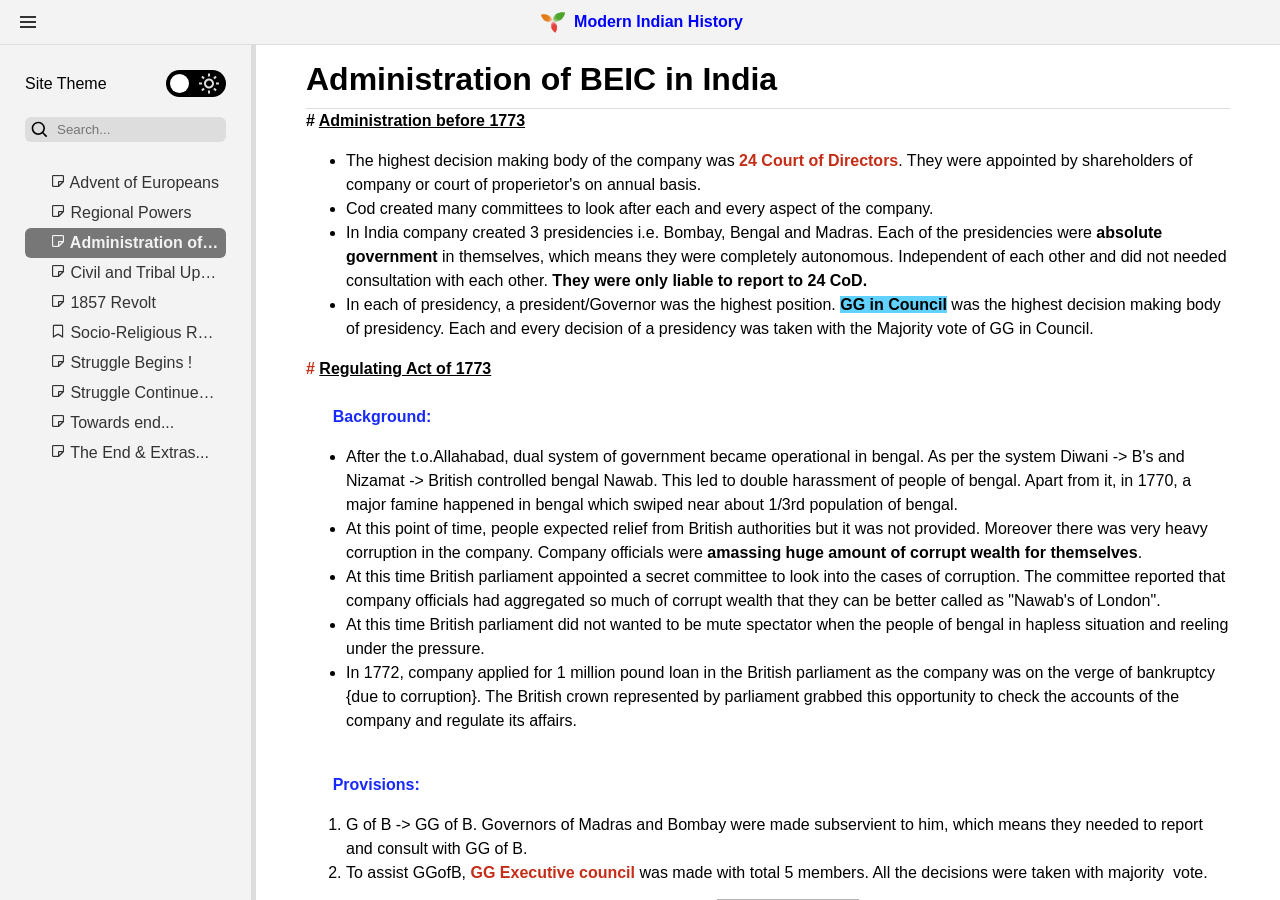
<file: Administration of BEIC in Indi.html>
<!DOCTYPE html>
<html lang="en">
<head>
    
    
    <meta charset="utf-8">
    <meta name="viewport" content="width=device-width, initial-scale=1">

    <link rel="shortcut icon" href="favicon.ico">
    
        <link href="assets/styles.css" rel="stylesheet">
    
        <link href="assets/scripts.css" rel="stylesheet">
    
    
        <script type="module" src="assets/scripts.js"></script>
    
    
    
    
    <title>Administration of BEIC in India - Modern Indian History</title>
    <script>
        // Load dark/light theme as soon as possible to avoid color flashes.
        let theme = localStorage.getItem("theme");
        if (!theme) {
            theme = window.matchMedia && window.matchMedia('(prefers-color-scheme: dark)').matches ? "dark" : "light";
        }
        document.documentElement.classList.add(`theme-${theme}`);

        window.glob = {
            isStatic: true,
            theme
        };

        (function() {
            const leftCollapsed = localStorage.getItem("left-pane-collapsed") === "true";
            const tocCollapsed = localStorage.getItem("toc-pane-collapsed") === "true";
            if (leftCollapsed) document.documentElement.classList.add("left-pane-collapsed");
            if (tocCollapsed) document.documentElement.classList.add("toc-pane-collapsed");
        })();
    </script>
    <!-- HTML Meta Tags -->
    <meta name="description" content="">
    <!-- Facebook Meta Tags -->
    <meta property="og:url" content="">
    <meta property="og:type" content="website">
    <meta property="og:title" content="Administration of BEIC in India - Modern Indian History">
    <meta property="og:description" content="">
    <meta property="og:image" content="">
    <!-- Twitter Meta Tags -->
    <meta name="twitter:card" content="summary_large_image">
    <meta property="twitter:domain" content="">
    <meta property="twitter:url" content="">
    <meta name="twitter:title" content="Administration of BEIC in India - Modern Indian History">
    <meta name="twitter:description" content="">
    <meta name="twitter:image" content="">
    <!-- Meta Tags Generated via https://opengraph.dev -->
    <meta name="theme-color" content="">
    <style id="trilium-icon-packs">
                  @font-face {
                font-family: 'boxicons';
                font-weight: normal;
                font-style: normal;
                src: url('assets/icon-pack-bx.woff2') format('woff2');
            }

            .bx {
                font-family: 'boxicons' !important;
                font-weight: normal;
                font-style: normal;
                font-variant: normal;
                line-height: 1;
                text-rendering: auto;
                display: inline-block;
                text-transform: none;
                -webkit-font-smoothing: antialiased;
                -moz-osx-font-smoothing: grayscale;
            }

            .bx.bx-child::before { content: ""; }
.bx.bxs-balloon::before { content: ""; }
.bx.bxs-coffee-bean::before { content: ""; }
.bx.bxs-pear::before { content: ""; }
.bx.bxs-sushi::before { content: ""; }
.bx.bx-sushi::before { content: ""; }
.bx.bxs-shower::before { content: ""; }
.bx.bx-shower::before { content: ""; }
.bx.bxl-typescript::before { content: ""; }
.bx.bxl-graphql::before { content: ""; }
.bx.bx-rfid::before { content: ""; }
.bx.bxs-universal-access::before { content: ""; }
.bx.bx-universal-access::before { content: ""; }
.bx.bxs-castle::before { content: ""; }
.bx.bxs-shield-minus::before { content: ""; }
.bx.bx-shield-minus::before { content: ""; }
.bx.bxs-shield-plus::before { content: ""; }
.bx.bx-shield-plus::before { content: ""; }
.bx.bx-vertical-bottom::before { content: ""; }
.bx.bx-vertical-top::before { content: ""; }
.bx.bx-horizontal-right::before { content: ""; }
.bx.bx-horizontal-left::before { content: ""; }
.bx.bxs-objects-vertical-bottom::before { content: ""; }
.bx.bx-objects-vertical-bottom::before { content: ""; }
.bx.bxs-objects-vertical-center::before { content: ""; }
.bx.bx-objects-vertical-center::before { content: ""; }
.bx.bxs-objects-vertical-top::before { content: ""; }
.bx.bx-objects-vertical-top::before { content: ""; }
.bx.bxs-objects-horizontal-right::before { content: ""; }
.bx.bx-objects-horizontal-right::before { content: ""; }
.bx.bxs-objects-horizontal-center::before { content: ""; }
.bx.bx-objects-horizontal-center::before { content: ""; }
.bx.bxs-objects-horizontal-left::before { content: ""; }
.bx.bx-objects-horizontal-left::before { content: ""; }
.bx.bxs-color::before { content: ""; }
.bx.bx-color::before { content: ""; }
.bx.bx-reflect-horizontal::before { content: ""; }
.bx.bx-reflect-vertical::before { content: ""; }
.bx.bxl-postgresql::before { content: ""; }
.bx.bxl-mongodb::before { content: ""; }
.bx.bxl-deezer::before { content: ""; }
.bx.bxl-xing::before { content: ""; }
.bx.bx-cart-add::before { content: ""; }
.bx.bx-cart-download::before { content: ""; }
.bx.bx-no-signal::before { content: ""; }
.bx.bx-signal-5::before { content: ""; }
.bx.bx-signal-4::before { content: ""; }
.bx.bx-signal-3::before { content: ""; }
.bx.bx-signal-2::before { content: ""; }
.bx.bx-signal-1::before { content: ""; }
.bx.bxs-cheese::before { content: ""; }
.bx.bx-cheese::before { content: ""; }
.bx.bxs-hard-hat::before { content: ""; }
.bx.bx-hard-hat::before { content: ""; }
.bx.bxs-home-alt-2::before { content: ""; }
.bx.bx-home-alt-2::before { content: ""; }
.bx.bxl-meta::before { content: ""; }
.bx.bxs-lemon::before { content: ""; }
.bx.bx-lemon::before { content: ""; }
.bx.bxs-cable-car::before { content: ""; }
.bx.bx-cable-car::before { content: ""; }
.bx.bxs-cricket-ball::before { content: ""; }
.bx.bx-cricket-ball::before { content: ""; }
.bx.bxs-tree-alt::before { content: ""; }
.bx.bx-male-female::before { content: ""; }
.bx.bxs-invader::before { content: ""; }
.bx.bxs-baguette::before { content: ""; }
.bx.bx-baguette::before { content: ""; }
.bx.bx-fork::before { content: ""; }
.bx.bx-knife::before { content: ""; }
.bx.bxs-circle-half::before { content: ""; }
.bx.bx-circle-half::before { content: ""; }
.bx.bxs-circle-three-quarter::before { content: ""; }
.bx.bx-circle-three-quarter::before { content: ""; }
.bx.bxs-circle-quarter::before { content: ""; }
.bx.bx-circle-quarter::before { content: ""; }
.bx.bxs-bowl-rice::before { content: ""; }
.bx.bx-bowl-rice::before { content: ""; }
.bx.bxs-bowl-hot::before { content: ""; }
.bx.bx-bowl-hot::before { content: ""; }
.bx.bxs-popsicle::before { content: ""; }
.bx.bx-popsicle::before { content: ""; }
.bx.bx-cross::before { content: ""; }
.bx.bx-scatter-chart::before { content: ""; }
.bx.bx-money-withdraw::before { content: ""; }
.bx.bx-candles::before { content: ""; }
.bx.bx-math::before { content: ""; }
.bx.bx-party::before { content: ""; }
.bx.bx-leaf::before { content: ""; }
.bx.bx-injection::before { content: ""; }
.bx.bx-expand-vertical::before { content: ""; }
.bx.bx-expand-horizontal::before { content: ""; }
.bx.bx-collapse-vertical::before { content: ""; }
.bx.bx-collapse-horizontal::before { content: ""; }
.bx.bx-collapse-alt::before { content: ""; }
.bx.bxs-party::before { content: ""; }
.bx.bxs-leaf::before { content: ""; }
.bx.bxs-injection::before { content: ""; }
.bx.bxs-dog::before { content: ""; }
.bx.bxs-cat::before { content: ""; }
.bx.bxl-upwork::before { content: ""; }
.bx.bxl-netlify::before { content: ""; }
.bx.bxl-java::before { content: ""; }
.bx.bxl-heroku::before { content: ""; }
.bx.bxl-go-lang::before { content: ""; }
.bx.bxl-gmail::before { content: ""; }
.bx.bxl-flask::before { content: ""; }
.bx.bxl-99designs::before { content: ""; }
.bx.bxl-venmo::before { content: ""; }
.bx.bx-qr::before { content: ""; }
.bx.bx-qr-scan::before { content: ""; }
.bx.bxl-docker::before { content: ""; }
.bx.bxl-aws::before { content: ""; }
.bx.bxs-hand::before { content: ""; }
.bx.bx-podcast::before { content: ""; }
.bx.bxs-checkbox-minus::before { content: ""; }
.bx.bx-checkbox-minus::before { content: ""; }
.bx.bxs-speaker::before { content: ""; }
.bx.bx-speaker::before { content: ""; }
.bx.bxs-registered::before { content: ""; }
.bx.bx-registered::before { content: ""; }
.bx.bxs-phone-off::before { content: ""; }
.bx.bx-phone-off::before { content: ""; }
.bx.bxl-tiktok::before { content: ""; }
.bx.bxl-sketch::before { content: ""; }
.bx.bxl-steam::before { content: ""; }
.bx.bxl-trip-advisor::before { content: ""; }
.bx.bxl-visual-studio::before { content: ""; }
.bx.bxl-unity::before { content: ""; }
.bx.bxl-php::before { content: ""; }
.bx.bxl-discord-alt::before { content: ""; }
.bx.bxl-flutter::before { content: ""; }
.bx.bxl-mastodon::before { content: ""; }
.bx.bxl-tailwind-css::before { content: ""; }
.bx.bx-buildings::before { content: ""; }
.bx.bxs-buildings::before { content: ""; }
.bx.bx-store-alt::before { content: ""; }
.bx.bxs-store-alt::before { content: ""; }
.bx.bx-bar-chart-alt-2::before { content: ""; }
.bx.bxs-bar-chart-alt-2::before { content: ""; }
.bx.bx-message-dots::before { content: ""; }
.bx.bxs-message-dots::before { content: ""; }
.bx.bx-message-rounded-dots::before { content: ""; }
.bx.bxs-message-rounded-dots::before { content: ""; }
.bx.bxs-devices::before { content: ""; }
.bx.bx-memory-card::before { content: ""; }
.bx.bxs-memory-card::before { content: ""; }
.bx.bx-wallet-alt::before { content: ""; }
.bx.bxs-wallet-alt::before { content: ""; }
.bx.bxs-bank::before { content: ""; }
.bx.bx-slideshow::before { content: ""; }
.bx.bxs-slideshow::before { content: ""; }
.bx.bx-message-square::before { content: ""; }
.bx.bx-message-square-dots::before { content: ""; }
.bx.bxs-message-square::before { content: ""; }
.bx.bxs-message-square-dots::before { content: ""; }
.bx.bx-book-content::before { content: ""; }
.bx.bxs-book-content::before { content: ""; }
.bx.bx-chat::before { content: ""; }
.bx.bxs-chat::before { content: ""; }
.bx.bx-edit-alt::before { content: ""; }
.bx.bxs-edit-alt::before { content: ""; }
.bx.bx-mouse-alt::before { content: ""; }
.bx.bxs-mouse-alt::before { content: ""; }
.bx.bx-bug-alt::before { content: ""; }
.bx.bxs-bug-alt::before { content: ""; }
.bx.bx-notepad::before { content: ""; }
.bx.bxs-notepad::before { content: ""; }
.bx.bx-video-recording::before { content: ""; }
.bx.bxs-video-recording::before { content: ""; }
.bx.bx-shape-square::before { content: ""; }
.bx.bx-shape-triangle::before { content: ""; }
.bx.bxs-direction-left::before { content: ""; }
.bx.bx-ghost::before { content: ""; }
.bx.bxs-ghost::before { content: ""; }
.bx.bx-mail-send::before { content: ""; }
.bx.bx-code-alt::before { content: ""; }
.bx.bx-grid::before { content: ""; }
.bx.bxs-quote-single-left::before { content: ""; }
.bx.bxs-quote-single-right::before { content: ""; }
.bx.bx-user-pin::before { content: ""; }
.bx.bxs-user-pin::before { content: ""; }
.bx.bx-run::before { content: ""; }
.bx.bx-copy-alt::before { content: ""; }
.bx.bxs-copy-alt::before { content: ""; }
.bx.bx-transfer-alt::before { content: ""; }
.bx.bxs-file-doc::before { content: ""; }
.bx.bxs-file-html::before { content: ""; }
.bx.bxs-comment-detail::before { content: ""; }
.bx.bxs-comment-add::before { content: ""; }
.bx.bxs-file-css::before { content: ""; }
.bx.bxs-file-js::before { content: ""; }
.bx.bxs-file-json::before { content: ""; }
.bx.bxs-file-md::before { content: ""; }
.bx.bxs-file-txt::before { content: ""; }
.bx.bxs-file-png::before { content: ""; }
.bx.bxs-file-jpg::before { content: ""; }
.bx.bxs-file-gif::before { content: ""; }
.bx.bxs-analyse::before { content: ""; }
.bx.bx-book-open::before { content: ""; }
.bx.bxs-plane-take-off::before { content: ""; }
.bx.bxs-plane-land::before { content: ""; }
.bx.bxs-parking::before { content: ""; }
.bx.bxs-id-card::before { content: ""; }
.bx.bxs-adjust-alt::before { content: ""; }
.bx.bx-landscape::before { content: ""; }
.bx.bxs-landscape::before { content: ""; }
.bx.bxs-traffic::before { content: ""; }
.bx.bx-comment::before { content: ""; }
.bx.bxs-comment::before { content: ""; }
.bx.bx-comment-dots::before { content: ""; }
.bx.bxs-comment-dots::before { content: ""; }
.bx.bxs-wine::before { content: ""; }
.bx.bx-pyramid::before { content: ""; }
.bx.bxs-pyramid::before { content: ""; }
.bx.bx-cylinder::before { content: ""; }
.bx.bxs-cylinder::before { content: ""; }
.bx.bxs-graduation::before { content: ""; }
.bx.bx-lock-alt::before { content: ""; }
.bx.bxs-lock-alt::before { content: ""; }
.bx.bx-lock-open-alt::before { content: ""; }
.bx.bxs-lock-open-alt::before { content: ""; }
.bx.bxs-hourglass-top::before { content: ""; }
.bx.bxs-hourglass-bottom::before { content: ""; }
.bx.bx-left-arrow-alt::before { content: ""; }
.bx.bx-right-arrow-alt::before { content: ""; }
.bx.bx-up-arrow-alt::before { content: ""; }
.bx.bx-down-arrow-alt::before { content: ""; }
.bx.bx-shape-circle::before { content: ""; }
.bx.bx-cycling::before { content: ""; }
.bx.bx-dna::before { content: ""; }
.bx.bx-bowling-ball::before { content: ""; }
.bx.bxs-bowling-ball::before { content: ""; }
.bx.bx-search-alt-2::before { content: ""; }
.bx.bxs-search-alt-2::before { content: ""; }
.bx.bx-plus-medical::before { content: ""; }
.bx.bx-street-view::before { content: ""; }
.bx.bx-droplet::before { content: ""; }
.bx.bxs-droplet-half::before { content: ""; }
.bx.bx-paint-roll::before { content: ""; }
.bx.bxs-paint-roll::before { content: ""; }
.bx.bx-shield-alt-2::before { content: ""; }
.bx.bxs-shield-alt-2::before { content: ""; }
.bx.bx-error-alt::before { content: ""; }
.bx.bxs-error-alt::before { content: ""; }
.bx.bx-square::before { content: ""; }
.bx.bxs-square::before { content: ""; }
.bx.bx-square-rounded::before { content: ""; }
.bx.bxs-square-rounded::before { content: ""; }
.bx.bx-polygon::before { content: ""; }
.bx.bxs-polygon::before { content: ""; }
.bx.bx-cube-alt::before { content: ""; }
.bx.bxs-cube-alt::before { content: ""; }
.bx.bx-cuboid::before { content: ""; }
.bx.bxs-cuboid::before { content: ""; }
.bx.bx-user-voice::before { content: ""; }
.bx.bxs-user-voice::before { content: ""; }
.bx.bx-accessibility::before { content: ""; }
.bx.bx-building-house::before { content: ""; }
.bx.bxs-building-house::before { content: ""; }
.bx.bx-doughnut-chart::before { content: ""; }
.bx.bxs-doughnut-chart::before { content: ""; }
.bx.bxs-circle::before { content: ""; }
.bx.bx-log-in-circle::before { content: ""; }
.bx.bxs-log-in-circle::before { content: ""; }
.bx.bx-log-out-circle::before { content: ""; }
.bx.bxs-log-out-circle::before { content: ""; }
.bx.bxs-log-in::before { content: ""; }
.bx.bxs-log-out::before { content: ""; }
.bx.bxs-notification::before { content: ""; }
.bx.bxs-notification-off::before { content: ""; }
.bx.bx-check-square::before { content: ""; }
.bx.bxs-check-square::before { content: ""; }
.bx.bx-message-alt::before { content: ""; }
.bx.bxs-message-alt::before { content: ""; }
.bx.bx-message-alt-dots::before { content: ""; }
.bx.bxs-message-alt-dots::before { content: ""; }
.bx.bx-no-entry::before { content: ""; }
.bx.bxs-no-entry::before { content: ""; }
.bx.bxs-traffic-barrier::before { content: ""; }
.bx.bxs-component::before { content: ""; }
.bx.bxs-plane-alt::before { content: ""; }
.bx.bx-palette::before { content: ""; }
.bx.bxs-palette::before { content: ""; }
.bx.bx-basket::before { content: ""; }
.bx.bxs-basket::before { content: ""; }
.bx.bx-purchase-tag-alt::before { content: ""; }
.bx.bxs-purchase-tag-alt::before { content: ""; }
.bx.bx-receipt::before { content: ""; }
.bx.bxs-receipt::before { content: ""; }
.bx.bx-line-chart::before { content: ""; }
.bx.bx-map-pin::before { content: ""; }
.bx.bxs-map-pin::before { content: ""; }
.bx.bx-hive::before { content: ""; }
.bx.bx-band-aid::before { content: ""; }
.bx.bxs-band-aid::before { content: ""; }
.bx.bx-credit-card-alt::before { content: ""; }
.bx.bxs-credit-card-alt::before { content: ""; }
.bx.bxs-credit-card::before { content: ""; }
.bx.bx-wifi-off::before { content: ""; }
.bx.bxs-paint::before { content: ""; }
.bx.bx-brightness-half::before { content: ""; }
.bx.bxs-brightness-half::before { content: ""; }
.bx.bx-brightness::before { content: ""; }
.bx.bxs-brightness::before { content: ""; }
.bx.bx-filter-alt::before { content: ""; }
.bx.bx-dialpad-alt::before { content: ""; }
.bx.bx-border-right::before { content: ""; }
.bx.bx-border-left::before { content: ""; }
.bx.bx-border-top::before { content: ""; }
.bx.bx-border-bottom::before { content: ""; }
.bx.bx-border-all::before { content: ""; }
.bx.bx-mobile-landscape::before { content: ""; }
.bx.bx-mobile-vibration::before { content: ""; }
.bx.bxs-rectangle::before { content: ""; }
.bx.bxs-right-arrow::before { content: ""; }
.bx.bxs-left-arrow::before { content: ""; }
.bx.bxs-up-arrow::before { content: ""; }
.bx.bxs-down-arrow::before { content: ""; }
.bx.bxs-right-top-arrow-circle::before { content: ""; }
.bx.bxs-right-down-arrow-circle::before { content: ""; }
.bx.bxs-left-top-arrow-circle::before { content: ""; }
.bx.bxs-left-down-arrow-circle::before { content: ""; }
.bx.bxs-institution::before { content: ""; }
.bx.bxs-school::before { content: ""; }
.bx.bxs-chalkboard::before { content: ""; }
.bx.bxs-skip-previous-circle::before { content: ""; }
.bx.bxs-skip-next-circle::before { content: ""; }
.bx.bxs-data::before { content: ""; }
.bx.bxs-mobile::before { content: ""; }
.bx.bxs-folder-minus::before { content: ""; }
.bx.bxs-bell-plus::before { content: ""; }
.bx.bxs-bell-minus::before { content: ""; }
.bx.bxs-search::before { content: ""; }
.bx.bxs-zoom-in::before { content: ""; }
.bx.bxs-zoom-out::before { content: ""; }
.bx.bxs-grid::before { content: ""; }
.bx.bxs-user-x::before { content: ""; }
.bx.bxs-user-check::before { content: ""; }
.bx.bxs-compass::before { content: ""; }
.bx.bx-gas-pump::before { content: ""; }
.bx.bxs-stopwatch::before { content: ""; }
.bx.bxs-timer::before { content: ""; }
.bx.bxs-time::before { content: ""; }
.bx.bx-pie-chart-alt-2::before { content: ""; }
.bx.bxs-pie-chart-alt-2::before { content: ""; }
.bx.bx-time-five::before { content: ""; }
.bx.bxs-time-five::before { content: ""; }
.bx.bxl-instagram-alt::before { content: ""; }
.bx.bxs-bookmarks::before { content: ""; }
.bx.bxs-bookmark-minus::before { content: ""; }
.bx.bx-briefcase-alt-2::before { content: ""; }
.bx.bxs-briefcase-alt-2::before { content: ""; }
.bx.bx-brush-alt::before { content: ""; }
.bx.bxs-calendar::before { content: ""; }
.bx.bxs-calendar-alt::before { content: ""; }
.bx.bxs-calendar-plus::before { content: ""; }
.bx.bxs-calendar-minus::before { content: ""; }
.bx.bxs-calendar-x::before { content: ""; }
.bx.bxs-calendar-check::before { content: ""; }
.bx.bxs-calendar-event::before { content: ""; }
.bx.bx-customize::before { content: ""; }
.bx.bxs-customize::before { content: ""; }
.bx.bxs-carousel::before { content: ""; }
.bx.bxs-rewind-circle::before { content: ""; }
.bx.bxs-fast-forward-circle::before { content: ""; }
.bx.bxs-mobile-vibration::before { content: ""; }
.bx.bxs-quote-alt-left::before { content: ""; }
.bx.bxs-quote-alt-right::before { content: ""; }
.bx.bxs-layout::before { content: ""; }
.bx.bx-radio::before { content: ""; }
.bx.bx-printer::before { content: ""; }
.bx.bx-sort-a-z::before { content: ""; }
.bx.bx-sort-z-a::before { content: ""; }
.bx.bx-conversation::before { content: ""; }
.bx.bxs-brush-alt::before { content: ""; }
.bx.bx-exit::before { content: ""; }
.bx.bxs-exit::before { content: ""; }
.bx.bx-extension::before { content: ""; }
.bx.bxs-extension::before { content: ""; }
.bx.bxs-file-find::before { content: ""; }
.bx.bx-face::before { content: ""; }
.bx.bxs-face::before { content: ""; }
.bx.bx-file-find::before { content: ""; }
.bx.bx-label::before { content: ""; }
.bx.bxs-label::before { content: ""; }
.bx.bx-check-shield::before { content: ""; }
.bx.bxs-check-shield::before { content: ""; }
.bx.bx-border-radius::before { content: ""; }
.bx.bx-add-to-queue::before { content: ""; }
.bx.bxs-add-to-queue::before { content: ""; }
.bx.bx-archive-in::before { content: ""; }
.bx.bxs-archive-in::before { content: ""; }
.bx.bx-archive-out::before { content: ""; }
.bx.bxs-archive-out::before { content: ""; }
.bx.bx-alarm-add::before { content: ""; }
.bx.bxs-alarm-add::before { content: ""; }
.bx.bx-space-bar::before { content: ""; }
.bx.bx-image-alt::before { content: ""; }
.bx.bx-image-add::before { content: ""; }
.bx.bxs-image-add::before { content: ""; }
.bx.bx-fridge::before { content: ""; }
.bx.bxs-fridge::before { content: ""; }
.bx.bx-dish::before { content: ""; }
.bx.bxs-dish::before { content: ""; }
.bx.bx-spa::before { content: ""; }
.bx.bxs-spa::before { content: ""; }
.bx.bx-cake::before { content: ""; }
.bx.bxs-cake::before { content: ""; }
.bx.bxs-city::before { content: ""; }
.bx.bx-bolt-circle::before { content: ""; }
.bx.bxs-bolt-circle::before { content: ""; }
.bx.bx-tone::before { content: ""; }
.bx.bx-bitcoin::before { content: ""; }
.bx.bx-lira::before { content: ""; }
.bx.bx-ruble::before { content: ""; }
.bx.bxs-caret-up-circle::before { content: ""; }
.bx.bxs-caret-down-circle::before { content: ""; }
.bx.bxs-caret-left-circle::before { content: ""; }
.bx.bxs-caret-right-circle::before { content: ""; }
.bx.bx-rupee::before { content: ""; }
.bx.bx-euro::before { content: ""; }
.bx.bx-pound::before { content: ""; }
.bx.bx-won::before { content: ""; }
.bx.bx-yen::before { content: ""; }
.bx.bx-shekel::before { content: ""; }
.bx.bxl-facebook-circle::before { content: ""; }
.bx.bxl-jquery::before { content: ""; }
.bx.bxl-imdb::before { content: ""; }
.bx.bxl-pinterest-alt::before { content: ""; }
.bx.bxs-tone::before { content: ""; }
.bx.bx-health::before { content: ""; }
.bx.bxs-baby-carriage::before { content: ""; }
.bx.bx-clinic::before { content: ""; }
.bx.bxs-hand-up::before { content: ""; }
.bx.bxs-hand-right::before { content: ""; }
.bx.bxs-hand-down::before { content: ""; }
.bx.bxs-hand-left::before { content: ""; }
.bx.bx-male::before { content: ""; }
.bx.bx-female::before { content: ""; }
.bx.bx-male-sign::before { content: ""; }
.bx.bx-female-sign::before { content: ""; }
.bx.bxs-clinic::before { content: ""; }
.bx.bxs-offer::before { content: ""; }
.bx.bx-food-tag::before { content: ""; }
.bx.bx-food-menu::before { content: ""; }
.bx.bxs-food-menu::before { content: ""; }
.bx.bxs-camera-plus::before { content: ""; }
.bx.bxs-business::before { content: ""; }
.bx.bx-meh-alt::before { content: ""; }
.bx.bx-wink-tongue::before { content: ""; }
.bx.bx-happy-alt::before { content: ""; }
.bx.bx-cool::before { content: ""; }
.bx.bx-tired::before { content: ""; }
.bx.bx-smile::before { content: ""; }
.bx.bx-angry::before { content: ""; }
.bx.bx-happy-heart-eyes::before { content: ""; }
.bx.bx-dizzy::before { content: ""; }
.bx.bx-wink-smile::before { content: ""; }
.bx.bx-confused::before { content: ""; }
.bx.bx-sleepy::before { content: ""; }
.bx.bx-shocked::before { content: ""; }
.bx.bx-happy-beaming::before { content: ""; }
.bx.bx-meh-blank::before { content: ""; }
.bx.bx-laugh::before { content: ""; }
.bx.bx-upside-down::before { content: ""; }
.bx.bxs-angry::before { content: ""; }
.bx.bxs-happy-heart-eyes::before { content: ""; }
.bx.bxs-dizzy::before { content: ""; }
.bx.bxs-wink-smile::before { content: ""; }
.bx.bxs-smile::before { content: ""; }
.bx.bxs-meh::before { content: ""; }
.bx.bxs-meh-alt::before { content: ""; }
.bx.bxs-confused::before { content: ""; }
.bx.bxs-sleepy::before { content: ""; }
.bx.bxs-sad::before { content: ""; }
.bx.bxs-happy::before { content: ""; }
.bx.bxs-shocked::before { content: ""; }
.bx.bxs-happy-beaming::before { content: ""; }
.bx.bxs-tired::before { content: ""; }
.bx.bxs-cool::before { content: ""; }
.bx.bxs-meh-blank::before { content: ""; }
.bx.bxs-laugh::before { content: ""; }
.bx.bxs-happy-alt::before { content: ""; }
.bx.bxs-upside-down::before { content: ""; }
.bx.bxs-wink-tongue::before { content: ""; }
.bx.bxl-adobe::before { content: ""; }
.bx.bxl-algolia::before { content: ""; }
.bx.bxl-audible::before { content: ""; }
.bx.bxl-figma::before { content: ""; }
.bx.bxl-etsy::before { content: ""; }
.bx.bxl-gitlab::before { content: ""; }
.bx.bxl-patreon::before { content: ""; }
.bx.bxl-redbubble::before { content: ""; }
.bx.bx-diamond::before { content: ""; }
.bx.bxs-comment-error::before { content: ""; }
.bx.bxs-vial::before { content: ""; }
.bx.bx-align-left::before { content: ""; }
.bx.bx-align-middle::before { content: ""; }
.bx.bx-align-right::before { content: ""; }
.bx.bx-arrow-back::before { content: ""; }
.bx.bx-bell-minus::before { content: ""; }
.bx.bx-bell-off::before { content: ""; }
.bx.bx-bell-plus::before { content: ""; }
.bx.bx-bell::before { content: ""; }
.bx.bx-bookmark::before { content: ""; }
.bx.bx-bookmarks::before { content: ""; }
.bx.bx-bullseye::before { content: ""; }
.bx.bx-camera-off::before { content: ""; }
.bx.bx-camera::before { content: ""; }
.bx.bx-captions::before { content: ""; }
.bx.bx-checkbox-checked::before { content: ""; }
.bx.bx-checkbox::before { content: ""; }
.bx.bx-checkbox-square::before { content: ""; }
.bx.bx-chevron-down::before { content: ""; }
.bx.bx-chevron-up::before { content: ""; }
.bx.bx-chevron-left::before { content: ""; }
.bx.bx-chevron-right::before { content: ""; }
.bx.bx-chevrons-down::before { content: ""; }
.bx.bx-chevrons-up::before { content: ""; }
.bx.bx-chevrons-right::before { content: ""; }
.bx.bx-chevrons-left::before { content: ""; }
.bx.bx-clipboard::before { content: ""; }
.bx.bx-code-curly::before { content: ""; }
.bx.bx-code::before { content: ""; }
.bx.bx-coffee::before { content: ""; }
.bx.bx-copy::before { content: ""; }
.bx.bx-copyright::before { content: ""; }
.bx.bx-down-arrow-circle::before { content: ""; }
.bx.bx-error-circle::before { content: ""; }
.bx.bx-error::before { content: ""; }
.bx.bx-exit-fullscreen::before { content: ""; }
.bx.bx-fast-forward-circle::before { content: ""; }
.bx.bx-fast-forward::before { content: ""; }
.bx.bx-first-page::before { content: ""; }
.bx.bx-folder-minus::before { content: ""; }
.bx.bx-folder-plus::before { content: ""; }
.bx.bx-folder::before { content: ""; }
.bx.bx-fullscreen::before { content: ""; }
.bx.bx-hide::before { content: ""; }
.bx.bx-image::before { content: ""; }
.bx.bx-info-circle::before { content: ""; }
.bx.bx-align-justify::before { content: ""; }
.bx.bx-key::before { content: ""; }
.bx.bx-last-page::before { content: ""; }
.bx.bx-left-arrow-circle::before { content: ""; }
.bx.bx-left-down-arrow-circle::before { content: ""; }
.bx.bx-left-indent::before { content: ""; }
.bx.bx-left-top-arrow-circle::before { content: ""; }
.bx.bx-menu::before { content: ""; }
.bx.bx-microphone::before { content: ""; }
.bx.bx-minus-circle::before { content: ""; }
.bx.bx-moon::before { content: ""; }
.bx.bx-pause-circle::before { content: ""; }
.bx.bx-pause::before { content: ""; }
.bx.bx-play-circle::before { content: ""; }
.bx.bx-play::before { content: ""; }
.bx.bx-plus-circle::before { content: ""; }
.bx.bx-question-mark::before { content: ""; }
.bx.bx-radio-circle-marked::before { content: ""; }
.bx.bx-radio-circle::before { content: ""; }
.bx.bx-rectangle::before { content: ""; }
.bx.bx-rewind::before { content: ""; }
.bx.bx-reset::before { content: ""; }
.bx.bx-right-arrow-circle::before { content: ""; }
.bx.bx-right-down-arrow-circle::before { content: ""; }
.bx.bx-right-indent::before { content: ""; }
.bx.bx-right-top-arrow-circle::before { content: ""; }
.bx.bx-rss::before { content: ""; }
.bx.bx-search::before { content: ""; }
.bx.bx-show::before { content: ""; }
.bx.bx-skip-next::before { content: ""; }
.bx.bx-skip-previous::before { content: ""; }
.bx.bx-stop-circle::before { content: ""; }
.bx.bx-stop::before { content: ""; }
.bx.bx-stopwatch::before { content: ""; }
.bx.bx-sync::before { content: ""; }
.bx.bx-time::before { content: ""; }
.bx.bx-toggle-left::before { content: ""; }
.bx.bx-toggle-right::before { content: ""; }
.bx.bx-trending-down::before { content: ""; }
.bx.bx-trending-up::before { content: ""; }
.bx.bx-up-arrow-circle::before { content: ""; }
.bx.bx-vertical-center::before { content: ""; }
.bx.bx-video::before { content: ""; }
.bx.bx-volume-full::before { content: ""; }
.bx.bx-volume-low::before { content: ""; }
.bx.bx-volume-mute::before { content: ""; }
.bx.bx-volume::before { content: ""; }
.bx.bx-x-circle::before { content: ""; }
.bx.bx-zoom-in::before { content: ""; }
.bx.bx-zoom-out::before { content: ""; }
.bx.bx-archive::before { content: ""; }
.bx.bx-at::before { content: ""; }
.bx.bx-bar-chart-alt::before { content: ""; }
.bx.bx-bar-chart-square::before { content: ""; }
.bx.bx-bar-chart::before { content: ""; }
.bx.bx-basketball::before { content: ""; }
.bx.bx-block::before { content: ""; }
.bx.bx-book-bookmark::before { content: ""; }
.bx.bx-book::before { content: ""; }
.bx.bx-bookmark-minus::before { content: ""; }
.bx.bx-bookmark-plus::before { content: ""; }
.bx.bx-briefcase::before { content: ""; }
.bx.bx-broadcast::before { content: ""; }
.bx.bx-building::before { content: ""; }
.bx.bx-bug::before { content: ""; }
.bx.bx-bluetooth::before { content: ""; }
.bx.bx-bulb::before { content: ""; }
.bx.bx-buoy::before { content: ""; }
.bx.bx-calendar-plus::before { content: ""; }
.bx.bx-calendar-check::before { content: ""; }
.bx.bx-calendar-minus::before { content: ""; }
.bx.bx-calendar-x::before { content: ""; }
.bx.bx-calendar::before { content: ""; }
.bx.bx-chart::before { content: ""; }
.bx.bx-cloud-download::before { content: ""; }
.bx.bx-cloud-upload::before { content: ""; }
.bx.bx-cloud::before { content: ""; }
.bx.bx-terminal::before { content: ""; }
.bx.bx-crosshair::before { content: ""; }
.bx.bx-compass::before { content: ""; }
.bx.bx-data::before { content: ""; }
.bx.bx-desktop::before { content: ""; }
.bx.bx-directions::before { content: ""; }
.bx.bx-dollar::before { content: ""; }
.bx.bx-dots-horizontal-rounded::before { content: ""; }
.bx.bx-dots-horizontal::before { content: ""; }
.bx.bx-dots-vertical-rounded::before { content: ""; }
.bx.bx-dots-vertical::before { content: ""; }
.bx.bx-download::before { content: ""; }
.bx.bx-envelope::before { content: ""; }
.bx.bx-gift::before { content: ""; }
.bx.bx-globe::before { content: ""; }
.bx.bx-devices::before { content: ""; }
.bx.bx-headphone::before { content: ""; }
.bx.bx-heart::before { content: ""; }
.bx.bx-home::before { content: ""; }
.bx.bx-laptop::before { content: ""; }
.bx.bx-layer::before { content: ""; }
.bx.bx-link-alt::before { content: ""; }
.bx.bx-link::before { content: ""; }
.bx.bx-list-plus::before { content: ""; }
.bx.bx-list-ul::before { content: ""; }
.bx.bx-list-minus::before { content: ""; }
.bx.bx-lock-open::before { content: ""; }
.bx.bx-lock::before { content: ""; }
.bx.bx-map-alt::before { content: ""; }
.bx.bx-map::before { content: ""; }
.bx.bx-message-rounded::before { content: ""; }
.bx.bx-message::before { content: ""; }
.bx.bx-mobile-alt::before { content: ""; }
.bx.bx-mobile::before { content: ""; }
.bx.bx-navigation::before { content: ""; }
.bx.bx-phone::before { content: ""; }
.bx.bx-pie-chart::before { content: ""; }
.bx.bx-send::before { content: ""; }
.bx.bx-sidebar::before { content: ""; }
.bx.bx-sitemap::before { content: ""; }
.bx.bx-spreadsheet::before { content: ""; }
.bx.bx-tab::before { content: ""; }
.bx.bx-tag::before { content: ""; }
.bx.bx-target-lock::before { content: ""; }
.bx.bx-tennis-ball::before { content: ""; }
.bx.bx-alarm::before { content: ""; }
.bx.bx-upload::before { content: ""; }
.bx.bx-usb::before { content: ""; }
.bx.bx-video-off::before { content: ""; }
.bx.bx-voicemail::before { content: ""; }
.bx.bx-wifi::before { content: ""; }
.bx.bx-window-open::before { content: ""; }
.bx.bx-window::before { content: ""; }
.bx.bx-windows::before { content: ""; }
.bx.bx-duplicate::before { content: ""; }
.bx.bx-table::before { content: ""; }
.bx.bx-x::before { content: ""; }
.bx.bx-adjust::before { content: ""; }
.bx.bx-album::before { content: ""; }
.bx.bx-anchor::before { content: ""; }
.bx.bx-award::before { content: ""; }
.bx.bx-bold::before { content: ""; }
.bx.bx-calculator::before { content: ""; }
.bx.bx-cart::before { content: ""; }
.bx.bx-check::before { content: ""; }
.bx.bx-cloud-drizzle::before { content: ""; }
.bx.bx-cloud-light-rain::before { content: ""; }
.bx.bx-cloud-lightning::before { content: ""; }
.bx.bx-cloud-rain::before { content: ""; }
.bx.bx-cloud-snow::before { content: ""; }
.bx.bx-cog::before { content: ""; }
.bx.bx-columns::before { content: ""; }
.bx.bx-credit-card::before { content: ""; }
.bx.bx-crop::before { content: ""; }
.bx.bx-cube::before { content: ""; }
.bx.bx-cut::before { content: ""; }
.bx.bx-detail::before { content: ""; }
.bx.bx-shield-quarter::before { content: ""; }
.bx.bx-edit::before { content: ""; }
.bx.bx-file::before { content: ""; }
.bx.bx-filter::before { content: ""; }
.bx.bx-font::before { content: ""; }
.bx.bx-git-branch::before { content: ""; }
.bx.bx-git-commit::before { content: ""; }
.bx.bx-git-compare::before { content: ""; }
.bx.bx-git-merge::before { content: ""; }
.bx.bx-git-pull-request::before { content: ""; }
.bx.bx-git-repo-forked::before { content: ""; }
.bx.bx-group::before { content: ""; }
.bx.bx-hash::before { content: ""; }
.bx.bx-heading::before { content: ""; }
.bx.bx-home-alt::before { content: ""; }
.bx.bx-italic::before { content: ""; }
.bx.bx-joystick::before { content: ""; }
.bx.bx-link-external::before { content: ""; }
.bx.bx-log-in::before { content: ""; }
.bx.bx-log-out::before { content: ""; }
.bx.bx-microphone-off::before { content: ""; }
.bx.bx-minus::before { content: ""; }
.bx.bx-mouse::before { content: ""; }
.bx.bx-move::before { content: ""; }
.bx.bx-music::before { content: ""; }
.bx.bx-notification::before { content: ""; }
.bx.bx-package::before { content: ""; }
.bx.bx-paragraph::before { content: ""; }
.bx.bx-paste::before { content: ""; }
.bx.bx-pencil::before { content: ""; }
.bx.bx-pin::before { content: ""; }
.bx.bx-plus::before { content: ""; }
.bx.bx-power-off::before { content: ""; }
.bx.bx-pulse::before { content: ""; }
.bx.bx-save::before { content: ""; }
.bx.bx-screenshot::before { content: ""; }
.bx.bx-select-multiple::before { content: ""; }
.bx.bx-share-alt::before { content: ""; }
.bx.bx-share::before { content: ""; }
.bx.bx-shield-alt::before { content: ""; }
.bx.bx-shield::before { content: ""; }
.bx.bx-shopping-bag::before { content: ""; }
.bx.bx-shuffle::before { content: ""; }
.bx.bx-sort::before { content: ""; }
.bx.bx-star::before { content: ""; }
.bx.bx-sun::before { content: ""; }
.bx.bx-text::before { content: ""; }
.bx.bx-trash::before { content: ""; }
.bx.bx-trophy::before { content: ""; }
.bx.bx-underline::before { content: ""; }
.bx.bx-user-check::before { content: ""; }
.bx.bx-user-circle::before { content: ""; }
.bx.bx-user-minus::before { content: ""; }
.bx.bx-user-plus::before { content: ""; }
.bx.bx-user-x::before { content: ""; }
.bx.bx-user::before { content: ""; }
.bx.bx-barcode::before { content: ""; }
.bx.bx-crown::before { content: ""; }
.bx.bx-dislike::before { content: ""; }
.bx.bx-down-arrow::before { content: ""; }
.bx.bx-export::before { content: ""; }
.bx.bxl-facebook::before { content: ""; }
.bx.bx-first-aid::before { content: ""; }
.bx.bx-flag::before { content: ""; }
.bx.bxl-github::before { content: ""; }
.bx.bxl-google::before { content: ""; }
.bx.bx-history::before { content: ""; }
.bx.bxl-instagram::before { content: ""; }
.bx.bx-joystick-alt::before { content: ""; }
.bx.bx-left-arrow::before { content: ""; }
.bx.bx-like::before { content: ""; }
.bx.bx-list-check::before { content: ""; }
.bx.bx-poll::before { content: ""; }
.bx.bx-radar::before { content: ""; }
.bx.bx-redo::before { content: ""; }
.bx.bx-reply-all::before { content: ""; }
.bx.bx-reply::before { content: ""; }
.bx.bx-repost::before { content: ""; }
.bx.bx-revision::before { content: ""; }
.bx.bx-right-arrow::before { content: ""; }
.bx.bx-subdirectory-left::before { content: ""; }
.bx.bx-subdirectory-right::before { content: ""; }
.bx.bx-support::before { content: ""; }
.bx.bx-timer::before { content: ""; }
.bx.bxl-twitter::before { content: ""; }
.bx.bx-undo::before { content: ""; }
.bx.bx-up-arrow::before { content: ""; }
.bx.bxl-youtube::before { content: ""; }
.bx.bxl-whatsapp::before { content: ""; }
.bx.bxl-tumblr::before { content: ""; }
.bx.bx-phone-call::before { content: ""; }
.bx.bxl-behance::before { content: ""; }
.bx.bxl-dribbble::before { content: ""; }
.bx.bx-aperture::before { content: ""; }
.bx.bx-film::before { content: ""; }
.bx.bx-folder-open::before { content: ""; }
.bx.bx-task::before { content: ""; }
.bx.bx-server::before { content: ""; }
.bx.bx-battery::before { content: ""; }
.bx.bx-calendar-alt::before { content: ""; }
.bx.bx-import::before { content: ""; }
.bx.bx-ruler::before { content: ""; }
.bx.bx-horizontal-center::before { content: ""; }
.bx.bx-rotate-right::before { content: ""; }
.bx.bx-rename::before { content: ""; }
.bx.bx-collapse::before { content: ""; }
.bx.bx-phone-incoming::before { content: ""; }
.bx.bx-phone-outgoing::before { content: ""; }
.bx.bx-body::before { content: ""; }
.bx.bx-cast::before { content: ""; }
.bx.bx-chip::before { content: ""; }
.bx.bx-skip-next-circle::before { content: ""; }
.bx.bx-skip-previous-circle::before { content: ""; }
.bx.bx-hdd::before { content: ""; }
.bx.bx-store::before { content: ""; }
.bx.bx-globe-alt::before { content: ""; }
.bx.bxl-vimeo::before { content: ""; }
.bx.bx-upvote::before { content: ""; }
.bx.bx-downvote::before { content: ""; }
.bx.bx-news::before { content: ""; }
.bx.bx-pie-chart-alt::before { content: ""; }
.bx.bx-images::before { content: ""; }
.bx.bx-purchase-tag::before { content: ""; }
.bx.bx-pen::before { content: ""; }
.bx.bx-expand::before { content: ""; }
.bx.bx-paperclip::before { content: ""; }
.bx.bx-closet::before { content: ""; }
.bx.bx-tv::before { content: ""; }
.bx.bx-collection::before { content: ""; }
.bx.bx-station::before { content: ""; }
.bx.bx-wallet::before { content: ""; }
.bx.bx-briefcase-alt::before { content: ""; }
.bx.bx-hourglass::before { content: ""; }
.bx.bx-carousel::before { content: ""; }
.bx.bx-infinite::before { content: ""; }
.bx.bx-plug::before { content: ""; }
.bx.bx-notification-off::before { content: ""; }
.bx.bx-window-close::before { content: ""; }
.bx.bx-command::before { content: ""; }
.bx.bx-grid-alt::before { content: ""; }
.bx.bx-trash-alt::before { content: ""; }
.bx.bx-chalkboard::before { content: ""; }
.bx.bx-loader::before { content: ""; }
.bx.bx-slider::before { content: ""; }
.bx.bx-paper-plane::before { content: ""; }
.bx.bx-selection::before { content: ""; }
.bx.bxl-linkedin::before { content: ""; }
.bx.bx-world::before { content: ""; }
.bx.bx-dock-bottom::before { content: ""; }
.bx.bx-dock-right::before { content: ""; }
.bx.bx-dock-top::before { content: ""; }
.bx.bx-dock-left::before { content: ""; }
.bx.bx-layout::before { content: ""; }
.bx.bxl-bitcoin::before { content: ""; }
.bx.bxl-facebook-square::before { content: ""; }
.bx.bx-alarm-off::before { content: ""; }
.bx.bx-wrench::before { content: ""; }
.bx.bx-loader-circle::before { content: ""; }
.bx.bx-loader-alt::before { content: ""; }
.bx.bx-car::before { content: ""; }
.bx.bx-cart-alt::before { content: ""; }
.bx.bxs-adjust::before { content: ""; }
.bx.bxs-alarm::before { content: ""; }
.bx.bxs-alarm-off::before { content: ""; }
.bx.bxs-album::before { content: ""; }
.bx.bxs-archive::before { content: ""; }
.bx.bxs-camera::before { content: ""; }
.bx.bxs-camera-off::before { content: ""; }
.bx.bxs-folder::before { content: ""; }
.bx.bxs-folder-plus::before { content: ""; }
.bx.bxs-award::before { content: ""; }
.bx.bxs-bar-chart-square::before { content: ""; }
.bx.bxs-barcode::before { content: ""; }
.bx.bxs-battery::before { content: ""; }
.bx.bxs-battery-charging::before { content: ""; }
.bx.bxs-battery-full::before { content: ""; }
.bx.bxs-bell::before { content: ""; }
.bx.bxs-bell-off::before { content: ""; }
.bx.bxs-bolt::before { content: ""; }
.bx.bxs-book::before { content: ""; }
.bx.bxs-book-bookmark::before { content: ""; }
.bx.bxs-bookmark::before { content: ""; }
.bx.bxs-bookmark-plus::before { content: ""; }
.bx.bxs-book-open::before { content: ""; }
.bx.bxs-bookmark-star::before { content: ""; }
.bx.bxs-briefcase::before { content: ""; }
.bx.bxs-briefcase-alt::before { content: ""; }
.bx.bxs-bug::before { content: ""; }
.bx.bxs-building::before { content: ""; }
.bx.bxs-bulb::before { content: ""; }
.bx.bxs-buoy::before { content: ""; }
.bx.bxs-calculator::before { content: ""; }
.bx.bxs-captions::before { content: ""; }
.bx.bxs-car::before { content: ""; }
.bx.bxs-cart-alt::before { content: ""; }
.bx.bxs-cart::before { content: ""; }
.bx.bxs-chart::before { content: ""; }
.bx.bxs-chip::before { content: ""; }
.bx.bxs-cloud-download::before { content: ""; }
.bx.bxs-cloud-upload::before { content: ""; }
.bx.bxs-cloud::before { content: ""; }
.bx.bxs-coffee::before { content: ""; }
.bx.bxs-cog::before { content: ""; }
.bx.bxs-collection::before { content: ""; }
.bx.bxs-contact::before { content: ""; }
.bx.bxs-copy::before { content: ""; }
.bx.bxs-coupon::before { content: ""; }
.bx.bxs-crown::before { content: ""; }
.bx.bxs-cube::before { content: ""; }
.bx.bxs-detail::before { content: ""; }
.bx.bxs-discount::before { content: ""; }
.bx.bxs-dislike::before { content: ""; }
.bx.bxs-dock-bottom::before { content: ""; }
.bx.bxs-dock-left::before { content: ""; }
.bx.bxs-dock-right::before { content: ""; }
.bx.bxs-dock-top::before { content: ""; }
.bx.bxs-down-arrow-circle::before { content: ""; }
.bx.bxs-download::before { content: ""; }
.bx.bxs-downvote::before { content: ""; }
.bx.bxs-drink::before { content: ""; }
.bx.bxs-droplet::before { content: ""; }
.bx.bxs-duplicate::before { content: ""; }
.bx.bxs-eject::before { content: ""; }
.bx.bxs-envelope::before { content: ""; }
.bx.bxs-error-circle::before { content: ""; }
.bx.bxs-error::before { content: ""; }
.bx.bxs-file-image::before { content: ""; }
.bx.bxs-file::before { content: ""; }
.bx.bxs-filter-alt::before { content: ""; }
.bx.bxs-first-aid::before { content: ""; }
.bx.bxs-flag-alt::before { content: ""; }
.bx.bxs-flag::before { content: ""; }
.bx.bxs-gift::before { content: ""; }
.bx.bxs-grid-alt::before { content: ""; }
.bx.bxs-group::before { content: ""; }
.bx.bxs-hdd::before { content: ""; }
.bx.bxs-heart::before { content: ""; }
.bx.bxs-hide::before { content: ""; }
.bx.bxs-home::before { content: ""; }
.bx.bxs-hot::before { content: ""; }
.bx.bxs-hourglass::before { content: ""; }
.bx.bxs-image::before { content: ""; }
.bx.bxs-inbox::before { content: ""; }
.bx.bxs-info-circle::before { content: ""; }
.bx.bxs-joystick-alt::before { content: ""; }
.bx.bxs-joystick::before { content: ""; }
.bx.bxs-layer::before { content: ""; }
.bx.bxs-left-arrow-circle::before { content: ""; }
.bx.bxs-like::before { content: ""; }
.bx.bxs-lock-open::before { content: ""; }
.bx.bxs-lock::before { content: ""; }
.bx.bxs-map-alt::before { content: ""; }
.bx.bxs-map::before { content: ""; }
.bx.bxs-message-rounded::before { content: ""; }
.bx.bxs-message::before { content: ""; }
.bx.bxs-microphone-off::before { content: ""; }
.bx.bxs-microphone::before { content: ""; }
.bx.bxs-minus-circle::before { content: ""; }
.bx.bxs-moon::before { content: ""; }
.bx.bxs-mouse::before { content: ""; }
.bx.bxs-music::before { content: ""; }
.bx.bxs-navigation::before { content: ""; }
.bx.bxs-news::before { content: ""; }
.bx.bxs-package::before { content: ""; }
.bx.bxs-paper-plane::before { content: ""; }
.bx.bxs-paste::before { content: ""; }
.bx.bxs-pen::before { content: ""; }
.bx.bxs-pencil::before { content: ""; }
.bx.bxs-phone-call::before { content: ""; }
.bx.bxs-phone-incoming::before { content: ""; }
.bx.bxs-phone-outgoing::before { content: ""; }
.bx.bxs-phone::before { content: ""; }
.bx.bxs-pie-chart-alt::before { content: ""; }
.bx.bxs-pie-chart::before { content: ""; }
.bx.bxs-pin::before { content: ""; }
.bx.bxs-playlist::before { content: ""; }
.bx.bxs-plug::before { content: ""; }
.bx.bxs-plus-circle::before { content: ""; }
.bx.bxs-printer::before { content: ""; }
.bx.bxs-purchase-tag::before { content: ""; }
.bx.bxs-quote-left::before { content: ""; }
.bx.bxs-quote-right::before { content: ""; }
.bx.bxs-radio::before { content: ""; }
.bx.bxs-rename::before { content: ""; }
.bx.bxs-report::before { content: ""; }
.bx.bxs-right-arrow-circle::before { content: ""; }
.bx.bxs-ruler::before { content: ""; }
.bx.bxs-save::before { content: ""; }
.bx.bxs-sort-alt::before { content: ""; }
.bx.bxs-select-multiple::before { content: ""; }
.bx.bxs-send::before { content: ""; }
.bx.bxs-server::before { content: ""; }
.bx.bxs-share-alt::before { content: ""; }
.bx.bxs-share::before { content: ""; }
.bx.bxs-shield::before { content: ""; }
.bx.bxs-shopping-bag-alt::before { content: ""; }
.bx.bxs-shopping-bag::before { content: ""; }
.bx.bxs-show::before { content: ""; }
.bx.bx-happy::before { content: ""; }
.bx.bx-meh::before { content: ""; }
.bx.bx-sad::before { content: ""; }
.bx.bxs-spreadsheet::before { content: ""; }
.bx.bxs-star::before { content: ""; }
.bx.bxs-store::before { content: ""; }
.bx.bxs-sun::before { content: ""; }
.bx.bxs-t-shirt::before { content: ""; }
.bx.bxs-tag-x::before { content: ""; }
.bx.bxs-tag::before { content: ""; }
.bx.bxs-tennis-ball::before { content: ""; }
.bx.bxs-terminal::before { content: ""; }
.bx.bxs-to-top::before { content: ""; }
.bx.bxs-toggle-left::before { content: ""; }
.bx.bxs-toggle-right::before { content: ""; }
.bx.bxs-torch::before { content: ""; }
.bx.bxs-trash-alt::before { content: ""; }
.bx.bxs-trash::before { content: ""; }
.bx.bxs-trophy::before { content: ""; }
.bx.bxs-truck::before { content: ""; }
.bx.bxs-up-arrow-circle::before { content: ""; }
.bx.bxs-upvote::before { content: ""; }
.bx.bxs-user-circle::before { content: ""; }
.bx.bxs-user-detail::before { content: ""; }
.bx.bxs-user-minus::before { content: ""; }
.bx.bxs-user-plus::before { content: ""; }
.bx.bxs-user::before { content: ""; }
.bx.bxs-video-off::before { content: ""; }
.bx.bxs-video::before { content: ""; }
.bx.bxs-videos::before { content: ""; }
.bx.bxs-volume-full::before { content: ""; }
.bx.bxs-volume-low::before { content: ""; }
.bx.bxs-volume-mute::before { content: ""; }
.bx.bxs-volume::before { content: ""; }
.bx.bxs-wallet::before { content: ""; }
.bx.bxs-watch-alt::before { content: ""; }
.bx.bxs-watch::before { content: ""; }
.bx.bxs-widget::before { content: ""; }
.bx.bxs-wrench::before { content: ""; }
.bx.bxs-x-circle::before { content: ""; }
.bx.bxs-zap::before { content: ""; }
.bx.bxs-folder-open::before { content: ""; }
.bx.bxs-battery-low::before { content: ""; }
.bx.bxs-conversation::before { content: ""; }
.bx.bxs-dashboard::before { content: ""; }
.bx.bxs-file-plus::before { content: ""; }
.bx.bx-slider-alt::before { content: ""; }
.bx.bxl-google-plus::before { content: ""; }
.bx.bxl-google-plus-circle::before { content: ""; }
.bx.bxl-linkedin-square::before { content: ""; }
.bx.bxl-medium::before { content: ""; }
.bx.bxl-medium-square::before { content: ""; }
.bx.bxl-skype::before { content: ""; }
.bx.bxl-slack-old::before { content: ""; }
.bx.bxl-slack::before { content: ""; }
.bx.bxl-twitch::before { content: ""; }
.bx.bxl-discord::before { content: ""; }
.bx.bxl-reddit::before { content: ""; }
.bx.bxl-pinterest::before { content: ""; }
.bx.bxl-blogger::before { content: ""; }
.bx.bx-certification::before { content: ""; }
.bx.bxs-certification::before { content: ""; }
.bx.bx-rocket::before { content: ""; }
.bx.bxs-rocket::before { content: ""; }
.bx.bx-check-circle::before { content: ""; }
.bx.bxs-check-circle::before { content: ""; }
.bx.bxs-checkbox::before { content: ""; }
.bx.bxs-checkbox-checked::before { content: ""; }
.bx.bxs-star-half::before { content: ""; }
.bx.bx-bus::before { content: ""; }
.bx.bxs-bus::before { content: ""; }
.bx.bx-check-double::before { content: ""; }
.bx.bx-dumbbell::before { content: ""; }
.bx.bx-bot::before { content: ""; }
.bx.bx-area::before { content: ""; }
.bx.bxs-bot::before { content: ""; }
.bx.bxs-area::before { content: ""; }
.bx.bx-bed::before { content: ""; }
.bx.bxs-bed::before { content: ""; }
.bx.bx-bath::before { content: ""; }
.bx.bxs-bath::before { content: ""; }
.bx.bx-train::before { content: ""; }
.bx.bxs-train::before { content: ""; }
.bx.bx-taxi::before { content: ""; }
.bx.bxs-taxi::before { content: ""; }
.bx.bx-movie::before { content: ""; }
.bx.bxs-movie::before { content: ""; }
.bx.bx-hotel::before { content: ""; }
.bx.bx-planet::before { content: ""; }
.bx.bxs-planet::before { content: ""; }
.bx.bx-list-ol::before { content: ""; }
.bx.bx-video-plus::before { content: ""; }
.bx.bxs-video-plus::before { content: ""; }
.bx.bx-menu-alt-left::before { content: ""; }
.bx.bx-menu-alt-right::before { content: ""; }
.bx.bx-box::before { content: ""; }
.bx.bxs-box::before { content: ""; }
.bx.bxs-key::before { content: ""; }
.bx.bx-restaurant::before { content: ""; }
.bx.bx-swim::before { content: ""; }
.bx.bx-water::before { content: ""; }
.bx.bx-wind::before { content: ""; }
.bx.bx-dialpad::before { content: ""; }
.bx.bx-handicap::before { content: ""; }
.bx.bx-font-size::before { content: ""; }
.bx.bx-code-block::before { content: ""; }
.bx.bx-photo-album::before { content: ""; }
.bx.bxs-photo-album::before { content: ""; }
.bx.bxs-bell-ring::before { content: ""; }
.bx.bxl-apple::before { content: ""; }
.bx.bxl-android::before { content: ""; }
.bx.bxl-play-store::before { content: ""; }
.bx.bxl-windows::before { content: ""; }
.bx.bxl-vk::before { content: ""; }
.bx.bxl-pocket::before { content: ""; }
.bx.bx-strikethrough::before { content: ""; }
.bx.bx-file-blank::before { content: ""; }
.bx.bxs-file-blank::before { content: ""; }
.bx.bx-highlight::before { content: ""; }
.bx.bx-font-color::before { content: ""; }
.bx.bx-fingerprint::before { content: ""; }
.bx.bx-transfer::before { content: ""; }
.bx.bx-circle::before { content: ""; }
.bx.bxs-edit::before { content: ""; }
.bx.bx-ball::before { content: ""; }
.bx.bxs-ball::before { content: ""; }
.bx.bx-football::before { content: ""; }
.bx.bxs-film::before { content: ""; }
.bx.bx-dollar-circle::before { content: ""; }
.bx.bxs-dollar-circle::before { content: ""; }
.bx.bxs-skull::before { content: ""; }
.bx.bxl-messenger::before { content: ""; }
.bx.bx-search-alt::before { content: ""; }
.bx.bxs-image-alt::before { content: ""; }
.bx.bxs-microphone-alt::before { content: ""; }
.bx.bx-analyse::before { content: ""; }
.bx.bxs-x-square::before { content: ""; }
.bx.bxs-plus-square::before { content: ""; }
.bx.bxs-minus-square::before { content: ""; }
.bx.bx-disc::before { content: ""; }
.bx.bxs-disc::before { content: ""; }
.bx.bx-equalizer::before { content: ""; }
.bx.bx-stats::before { content: ""; }
.bx.bx-move-horizontal::before { content: ""; }
.bx.bx-move-vertical::before { content: ""; }
.bx.bxs-flame::before { content: ""; }
.bx.bx-grid-horizontal::before { content: ""; }
.bx.bx-grid-vertical::before { content: ""; }
.bx.bx-grid-small::before { content: ""; }
.bx.bx-badge::before { content: ""; }
.bx.bxs-badge::before { content: ""; }
.bx.bx-id-card::before { content: ""; }
.bx.bx-sort-up::before { content: ""; }
.bx.bx-sort-down::before { content: ""; }
.bx.bx-note::before { content: ""; }
.bx.bxs-note::before { content: ""; }
.bx.bx-test-tube::before { content: ""; }
.bx.bx-help-circle::before { content: ""; }
.bx.bxs-help-circle::before { content: ""; }
.bx.bx-card::before { content: ""; }
.bx.bxs-card::before { content: ""; }
.bx.bx-rewind-circle::before { content: ""; }
.bx.bx-magnet::before { content: ""; }
.bx.bxs-magnet::before { content: ""; }
.bx.bxl-500px::before { content: ""; }
.bx.bxl-angular::before { content: ""; }
.bx.bxl-codepen::before { content: ""; }
.bx.bxl-creative-commons::before { content: ""; }
.bx.bxl-digitalocean::before { content: ""; }
.bx.bxl-deviantart::before { content: ""; }
.bx.bxl-discourse::before { content: ""; }
.bx.bxl-dropbox::before { content: ""; }
.bx.bxl-drupal::before { content: ""; }
.bx.bxl-ebay::before { content: ""; }
.bx.bxl-amazon::before { content: ""; }
.bx.bxl-digg::before { content: ""; }
.bx.bxl-unsplash::before { content: ""; }
.bx.bxl-wikipedia::before { content: ""; }
.bx.bxl-sass::before { content: ""; }
.bx.bxl-foursquare::before { content: ""; }
.bx.bxl-invision::before { content: ""; }
.bx.bxl-opera::before { content: ""; }
.bx.bxl-airbnb::before { content: ""; }
.bx.bxl-yelp::before { content: ""; }
.bx.bxl-quora::before { content: ""; }
.bx.bxl-git::before { content: ""; }
.bx.bxl-html5::before { content: ""; }
.bx.bxl-product-hunt::before { content: ""; }
.bx.bxl-magento::before { content: ""; }
.bx.bxl-stack-overflow::before { content: ""; }
.bx.bxl-firefox::before { content: ""; }
.bx.bxl-javascript::before { content: ""; }
.bx.bxl-nodejs::before { content: ""; }
.bx.bxl-kickstarter::before { content: ""; }
.bx.bxl-vuejs::before { content: ""; }
.bx.bxl-bing::before { content: ""; }
.bx.bxl-react::before { content: ""; }
.bx.bxl-periscope::before { content: ""; }
.bx.bxl-wordpress::before { content: ""; }
.bx.bxl-telegram::before { content: ""; }
.bx.bxl-stripe::before { content: ""; }
.bx.bxl-edge::before { content: ""; }
.bx.bxl-paypal::before { content: ""; }
.bx.bxl-internet-explorer::before { content: ""; }
.bx.bxl-joomla::before { content: ""; }
.bx.bxl-dailymotion::before { content: ""; }
.bx.bxl-chrome::before { content: ""; }
.bx.bxl-baidu::before { content: ""; }
.bx.bxl-visa::before { content: ""; }
.bx.bxl-mastercard::before { content: ""; }
.bx.bxl-redux::before { content: ""; }
.bx.bxl-bootstrap::before { content: ""; }
.bx.bxl-yahoo::before { content: ""; }
.bx.bxl-microsoft::before { content: ""; }
.bx.bxl-css3::before { content: ""; }
.bx.bxl-jsfiddle::before { content: ""; }
.bx.bxl-shopify::before { content: ""; }
.bx.bxl-flickr::before { content: ""; }
.bx.bxl-less::before { content: ""; }
.bx.bxl-snapchat::before { content: ""; }
.bx.bxl-soundcloud::before { content: ""; }
.bx.bxl-spotify::before { content: ""; }
.bx.bxl-trello::before { content: ""; }
.bx.bxl-wix::before { content: ""; }
.bx.bxl-mailchimp::before { content: ""; }
.bx.bxl-medium-old::before { content: ""; }
.bx.bxl-squarespace::before { content: ""; }
.bx.bxl-whatsapp-square::before { content: ""; }
.bx.bxl-flickr-square::before { content: ""; }
.bx.bxs-ambulance::before { content: ""; }
.bx.bxs-left-arrow-square::before { content: ""; }
.bx.bxs-up-arrow-square::before { content: ""; }
.bx.bxs-down-arrow-square::before { content: ""; }
.bx.bxs-right-arrow-square::before { content: ""; }
.bx.bxs-user-badge::before { content: ""; }
.bx.bx-calendar-event::before { content: ""; }
.bx.bx-caret-left::before { content: ""; }
.bx.bx-caret-up::before { content: ""; }
.bx.bx-caret-right::before { content: ""; }
.bx.bx-caret-down::before { content: ""; }
.bx.bxs-gas-pump::before { content: ""; }
.bx.bxs-landmark::before { content: ""; }
.bx.bx-show-alt::before { content: ""; }
.bx.bx-badge-check::before { content: ""; }
.bx.bxs-badge-check::before { content: ""; }
.bx.bx-rotate-left::before { content: ""; }
.bx.bxs-coffee-alt::before { content: ""; }
.bx.bx-brush::before { content: ""; }
.bx.bxs-brush::before { content: ""; }
.bx.bxs-keyboard::before { content: ""; }
.bx.bxs-megaphone::before { content: ""; }
.bx.bxs-directions::before { content: ""; }
.bx.bxs-direction-right::before { content: ""; }
.bx.bx-unlink::before { content: ""; }
.bx.bx-paint::before { content: ""; }
.bx.bx-joystick-button::before { content: ""; }
.bx.bxs-joystick-button::before { content: ""; }
.bx.bx-font-family::before { content: ""; }
.bx.bxs-flask::before { content: ""; }
.bx.bxs-capsule::before { content: ""; }
.bx.bxs-color-fill::before { content: ""; }
.bx.bxs-hotel::before { content: ""; }
.bx.bxs-magic-wand::before { content: ""; }
.bx.bx-repeat::before { content: ""; }
.bx.bxs-eraser::before { content: ""; }
.bx.bxs-cloud-rain::before { content: ""; }
.bx.bxs-cloud-lightning::before { content: ""; }
.bx.bxs-eyedropper::before { content: ""; }
.bx.bxs-user-rectangle::before { content: ""; }
.bx.bxs-plane::before { content: ""; }
.bx.bxs-tree::before { content: ""; }
.bx.bxs-factory::before { content: ""; }
.bx.bxs-ship::before { content: ""; }
.bx.bx-walk::before { content: ""; }
.bx.bxs-yin-yang::before { content: ""; }
.bx.bxs-file-pdf::before { content: ""; }
.bx.bx-money::before { content: ""; }
.bx.bx-home-circle::before { content: ""; }
.bx.bxs-home-circle::before { content: ""; }
.bx.bx-location-plus::before { content: ""; }
.bx.bxs-location-plus::before { content: ""; }
.bx.bx-arch::before { content: ""; }
.bx.bxs-arch::before { content: ""; }
.bx.bx-atom::before { content: ""; }
.bx.bxs-badge-dollar::before { content: ""; }
.bx.bx-baseball::before { content: ""; }
.bx.bx-beer::before { content: ""; }
.bx.bxs-beer::before { content: ""; }
.bx.bx-bible::before { content: ""; }
.bx.bxs-bible::before { content: ""; }
.bx.bx-bomb::before { content: ""; }
.bx.bxs-bomb::before { content: ""; }
.bx.bx-bus-school::before { content: ""; }
.bx.bxs-bus-school::before { content: ""; }
.bx.bx-cabinet::before { content: ""; }
.bx.bxs-cabinet::before { content: ""; }
.bx.bx-calendar-edit::before { content: ""; }
.bx.bxs-calendar-edit::before { content: ""; }
.bx.bxs-car-wash::before { content: ""; }
.bx.bxs-car-garage::before { content: ""; }
.bx.bxs-car-mechanic::before { content: ""; }
.bx.bxs-car-crash::before { content: ""; }
.bx.bx-coffee-togo::before { content: ""; }
.bx.bxs-coffee-togo::before { content: ""; }
.bx.bxs-chess::before { content: ""; }
.bx.bxs-dryer::before { content: ""; }
.bx.bxs-washer::before { content: ""; }
.bx.bx-pointer::before { content: ""; }
.bx.bxs-pointer::before { content: ""; }
.bx.bx-microchip::before { content: ""; }
.bx.bxs-microchip::before { content: ""; }
.bx.bxs-piano::before { content: ""; }
.bx.bxs-file-export::before { content: ""; }
.bx.bxs-file-import::before { content: ""; }
.bx.bxs-flag-checkered::before { content: ""; }
.bx.bx-heart-circle::before { content: ""; }
.bx.bxs-heart-circle::before { content: ""; }
.bx.bx-heart-square::before { content: ""; }
.bx.bxs-heart-square::before { content: ""; }
.bx.bx-home-heart::before { content: ""; }
.bx.bxs-home-heart::before { content: ""; }
.bx.bx-info-square::before { content: ""; }
.bx.bxs-info-square::before { content: ""; }
.bx.bx-layer-plus::before { content: ""; }
.bx.bxs-layer-plus::before { content: ""; }
.bx.bx-layer-minus::before { content: ""; }
.bx.bxs-layer-minus::before { content: ""; }
.bx.bx-recycle::before { content: ""; }
.bx.bx-traffic-cone::before { content: ""; }
.bx.bxs-traffic-cone::before { content: ""; }
.bx.bx-wifi-2::before { content: ""; }
.bx.bx-wifi-1::before { content: ""; }
.bx.bx-wifi-0::before { content: ""; }
.bx.bx-mask::before { content: ""; }
.bx.bxs-mask::before { content: ""; }
.bx.bx-low-vision::before { content: ""; }
.bx.bxs-low-vision::before { content: ""; }
.bx.bxs-radiation::before { content: ""; }
.bx.bx-been-here::before { content: ""; }
.bx.bxs-been-here::before { content: ""; }
.bx.bx-current-location::before { content: ""; }
.bx.bx-arrow-from-top::before { content: ""; }
.bx.bxs-arrow-from-top::before { content: ""; }
.bx.bx-arrow-from-bottom::before { content: ""; }
.bx.bxs-arrow-from-bottom::before { content: ""; }
.bx.bx-arrow-from-left::before { content: ""; }
.bx.bxs-arrow-from-left::before { content: ""; }
.bx.bx-arrow-from-right::before { content: ""; }
.bx.bxs-arrow-from-right::before { content: ""; }
.bx.bx-arrow-to-right::before { content: ""; }
.bx.bxs-arrow-to-right::before { content: ""; }
.bx.bx-arrow-to-left::before { content: ""; }
.bx.bxs-arrow-to-left::before { content: ""; }
.bx.bx-arrow-to-top::before { content: ""; }
.bx.bxs-arrow-to-top::before { content: ""; }
.bx.bx-arrow-to-bottom::before { content: ""; }
.bx.bxs-arrow-to-bottom::before { content: ""; }
.bx.bx-book-reader::before { content: ""; }
.bx.bxs-book-reader::before { content: ""; }
.bx.bxs-edit-location::before { content: ""; }
.bx.bxs-ev-station::before { content: ""; }
.bx.bxs-shapes::before { content: ""; }
.bx.bxs-florist::before { content: ""; }
.bx.bxs-pizza::before { content: ""; }
.bx.bx-scan::before { content: ""; }
.bx.bx-calendar-week::before { content: ""; }
.bx.bxs-calendar-week::before { content: ""; }
.bx.bx-glasses::before { content: ""; }
.bx.bx-glasses-alt::before { content: ""; }
.bx.bx-border-none::before { content: ""; }
.bx.bx-border-inner::before { content: ""; }
.bx.bx-dice-1::before { content: ""; }
.bx.bxs-dice-1::before { content: ""; }
.bx.bx-dice-2::before { content: ""; }
.bx.bxs-dice-2::before { content: ""; }
.bx.bx-dice-3::before { content: ""; }
.bx.bxs-dice-3::before { content: ""; }
.bx.bx-dice-4::before { content: ""; }
.bx.bxs-dice-4::before { content: ""; }
.bx.bx-dice-5::before { content: ""; }
.bx.bxs-dice-5::before { content: ""; }
.bx.bx-dice-6::before { content: ""; }
.bx.bxs-dice-6::before { content: ""; }
.bx.bx-webcam::before { content: ""; }
.bx.bxs-webcam::before { content: ""; }
.bx.bx-spray-can::before { content: ""; }
.bx.bxs-spray-can::before { content: ""; }
.bx.bxs-file-archive::before { content: ""; }
.bx.bx-sticker::before { content: ""; }
.bx.bxs-sticker::before { content: ""; }
.bx.bx-tachometer::before { content: ""; }
.bx.bxs-tachometer::before { content: ""; }
.bx.bxs-thermometer::before { content: ""; }
.bx.bx-game::before { content: ""; }
.bx.bxs-game::before { content: ""; }
.bx.bx-abacus::before { content: ""; }
.bx.bx-alarm-snooze::before { content: ""; }
.bx.bxs-alarm-snooze::before { content: ""; }
.bx.bx-alarm-exclamation::before { content: ""; }
.bx.bxs-alarm-exclamation::before { content: ""; }
.bx.bxs-chevrons-left::before { content: ""; }
.bx.bxs-chevrons-right::before { content: ""; }
.bx.bxs-chevrons-up::before { content: ""; }
.bx.bxs-chevrons-down::before { content: ""; }
.bx.bxs-chevron-down::before { content: ""; }
.bx.bxs-chevron-up::before { content: ""; }
.bx.bxs-chevron-right::before { content: ""; }
.bx.bxs-chevron-left::before { content: ""; }
.bx.bxs-guitar-amp::before { content: ""; }
.bx.bxs-up-arrow-alt::before { content: ""; }
.bx.bxs-down-arrow-alt::before { content: ""; }
.bx.bxs-left-arrow-alt::before { content: ""; }
.bx.bxs-right-arrow-alt::before { content: ""; }
.bx.bx-medal::before { content: ""; }
.bx.bxs-medal::before { content: ""; }
.bx.bxs-shopping-bags::before { content: ""; }
.bx.bxs-baseball::before { content: ""; }
.bx.bx-task-x::before { content: ""; }
.bx.bxs-basketball::before { content: ""; }
.bx.bx-barcode-reader::before { content: ""; }
.bx.bx-blanket::before { content: ""; }
.bx.bxs-blanket::before { content: ""; }
.bx.bxs-binoculars::before { content: ""; }
.bx.bx-bone::before { content: ""; }
.bx.bxs-bone::before { content: ""; }
.bx.bx-bong::before { content: ""; }
.bx.bxs-bong::before { content: ""; }
.bx.bx-book-alt::before { content: ""; }
.bx.bxs-book-alt::before { content: ""; }
.bx.bx-book-heart::before { content: ""; }
.bx.bxs-book-heart::before { content: ""; }
.bx.bx-book-add::before { content: ""; }
.bx.bxs-book-add::before { content: ""; }
.bx.bx-bracket::before { content: ""; }
.bx.bx-brain::before { content: ""; }
.bx.bxs-brain::before { content: ""; }
.bx.bx-border-outer::before { content: ""; }
.bx.bx-braille::before { content: ""; }
.bx.bx-window-alt::before { content: ""; }
.bx.bxs-window-alt::before { content: ""; }
.bx.bx-calendar-heart::before { content: ""; }
.bx.bxs-calendar-heart::before { content: ""; }
.bx.bx-wine::before { content: ""; }
.bx.bx-vial::before { content: ""; }
.bx.bx-color-fill::before { content: ""; }
.bx.bx-capsule::before { content: ""; }
.bx.bx-eraser::before { content: ""; }
.bx.bx-drink::before { content: ""; }
.bx.bx-cctv::before { content: ""; }
.bx.bxs-cctv::before { content: ""; }
.bx.bx-chair::before { content: ""; }
.bx.bx-network-chart::before { content: ""; }
.bx.bxs-network-chart::before { content: ""; }
.bx.bx-vector::before { content: ""; }
.bx.bxs-vector::before { content: ""; }
.bx.bx-calendar-exclamation::before { content: ""; }
.bx.bxs-calendar-exclamation::before { content: ""; }
.bx.bx-calendar-star::before { content: ""; }
.bx.bxs-calendar-star::before { content: ""; }
.bx.bx-camera-home::before { content: ""; }
.bx.bxs-camera-home::before { content: ""; }
.bx.bx-camera-movie::before { content: ""; }
.bx.bxs-camera-movie::before { content: ""; }
.bx.bxs-backpack::before { content: ""; }
.bx.bxs-cart-download::before { content: ""; }
.bx.bxs-cart-add::before { content: ""; }
.bx.bxs-car-battery::before { content: ""; }
.bx.bx-caret-right-circle::before { content: ""; }
.bx.bx-caret-left-circle::before { content: ""; }
.bx.bx-caret-up-circle::before { content: ""; }
.bx.bx-caret-down-circle::before { content: ""; }
.bx.bx-caret-right-square::before { content: ""; }
.bx.bxs-caret-right-square::before { content: ""; }
.bx.bx-caret-up-square::before { content: ""; }
.bx.bxs-caret-up-square::before { content: ""; }
.bx.bx-caret-left-square::before { content: ""; }
.bx.bxs-caret-left-square::before { content: ""; }
.bx.bx-caret-down-square::before { content: ""; }
.bx.bxs-caret-down-square::before { content: ""; }
.bx.bx-shield-x::before { content: ""; }
.bx.bxs-shield-x::before { content: ""; }
.bx.bx-line-chart-down::before { content: ""; }
.bx.bx-chevron-down-circle::before { content: ""; }
.bx.bxs-chevron-down-circle::before { content: ""; }
.bx.bx-chevron-up-circle::before { content: ""; }
.bx.bxs-chevron-up-circle::before { content: ""; }
.bx.bx-chevron-left-circle::before { content: ""; }
.bx.bxs-chevron-left-circle::before { content: ""; }
.bx.bx-chevron-right-circle::before { content: ""; }
.bx.bxs-chevron-right-circle::before { content: ""; }
.bx.bx-chevron-down-square::before { content: ""; }
.bx.bxs-chevron-down-square::before { content: ""; }
.bx.bx-chevron-up-square::before { content: ""; }
.bx.bxs-chevron-up-square::before { content: ""; }
.bx.bx-chevron-left-square::before { content: ""; }
.bx.bxs-chevron-left-square::before { content: ""; }
.bx.bx-chevron-right-square::before { content: ""; }
.bx.bxs-chevron-right-square::before { content: ""; }
.bx.bx-church::before { content: ""; }
.bx.bxs-church::before { content: ""; }
.bx.bx-coin::before { content: ""; }
.bx.bxs-coin::before { content: ""; }
.bx.bx-coin-stack::before { content: ""; }
.bx.bxs-coin-stack::before { content: ""; }
.bx.bx-unite::before { content: ""; }
.bx.bx-minus-front::before { content: ""; }
.bx.bx-intersect::before { content: ""; }
.bx.bx-exclude::before { content: ""; }
.bx.bx-minus-back::before { content: ""; }
.bx.bx-merge::before { content: ""; }
.bx.bx-trim::before { content: ""; }
.bx.bx-outline::before { content: ""; }
.bx.bxs-bullseye::before { content: ""; }
.bx.bx-meteor::before { content: ""; }
.bx.bxs-meteor::before { content: ""; }
.bx.bx-refresh::before { content: ""; }
.bx.bx-home-smile::before { content: ""; }
.bx.bxs-home-smile::before { content: ""; }
.bx.bx-envelope-open::before { content: ""; }
.bx.bxs-envelope-open::before { content: ""; }
.bx.bxl-dev-to::before { content: ""; }
.bx.bx-message-alt-add::before { content: ""; }
.bx.bxs-message-alt-add::before { content: ""; }
.bx.bx-message-alt-check::before { content: ""; }
.bx.bxs-message-alt-check::before { content: ""; }
.bx.bx-message-alt-error::before { content: ""; }
.bx.bxs-message-alt-error::before { content: ""; }
.bx.bx-message-alt-x::before { content: ""; }
.bx.bxs-message-alt-x::before { content: ""; }
.bx.bx-message-alt-minus::before { content: ""; }
.bx.bxs-message-alt-minus::before { content: ""; }
.bx.bx-message-alt-edit::before { content: ""; }
.bx.bxs-message-alt-edit::before { content: ""; }
.bx.bx-message-alt-detail::before { content: ""; }
.bx.bxs-message-alt-detail::before { content: ""; }
.bx.bx-message-rounded-check::before { content: ""; }
.bx.bxs-message-rounded-check::before { content: ""; }
.bx.bx-message-rounded-error::before { content: ""; }
.bx.bxs-message-rounded-error::before { content: ""; }
.bx.bx-message-rounded-x::before { content: ""; }
.bx.bxs-message-rounded-x::before { content: ""; }
.bx.bx-message-rounded-minus::before { content: ""; }
.bx.bxs-message-rounded-minus::before { content: ""; }
.bx.bx-message-rounded-edit::before { content: ""; }
.bx.bxs-message-rounded-edit::before { content: ""; }
.bx.bx-message-rounded-add::before { content: ""; }
.bx.bxs-message-rounded-add::before { content: ""; }
.bx.bx-message-rounded-detail::before { content: ""; }
.bx.bxs-message-rounded-detail::before { content: ""; }
.bx.bx-message-check::before { content: ""; }
.bx.bxs-message-check::before { content: ""; }
.bx.bx-message-error::before { content: ""; }
.bx.bxs-message-error::before { content: ""; }
.bx.bx-message-x::before { content: ""; }
.bx.bxs-message-x::before { content: ""; }
.bx.bx-message-minus::before { content: ""; }
.bx.bxs-message-minus::before { content: ""; }
.bx.bx-message-edit::before { content: ""; }
.bx.bxs-message-edit::before { content: ""; }
.bx.bx-message-add::before { content: ""; }
.bx.bxs-message-add::before { content: ""; }
.bx.bx-message-detail::before { content: ""; }
.bx.bxs-message-detail::before { content: ""; }
.bx.bx-message-square-check::before { content: ""; }
.bx.bxs-message-square-check::before { content: ""; }
.bx.bx-message-square-error::before { content: ""; }
.bx.bxs-message-square-error::before { content: ""; }
.bx.bx-message-square-x::before { content: ""; }
.bx.bxs-message-square-x::before { content: ""; }
.bx.bx-message-square-minus::before { content: ""; }
.bx.bxs-message-square-minus::before { content: ""; }
.bx.bx-message-square-edit::before { content: ""; }
.bx.bxs-message-square-edit::before { content: ""; }
.bx.bx-message-square-add::before { content: ""; }
.bx.bxs-message-square-add::before { content: ""; }
.bx.bx-message-square-detail::before { content: ""; }
.bx.bxs-message-square-detail::before { content: ""; }
.bx.bx-comment-check::before { content: ""; }
.bx.bxs-comment-check::before { content: ""; }
.bx.bx-comment-error::before { content: ""; }
.bx.bx-comment-x::before { content: ""; }
.bx.bxs-comment-x::before { content: ""; }
.bx.bx-comment-edit::before { content: ""; }
.bx.bxs-comment-edit::before { content: ""; }
.bx.bx-comment-minus::before { content: ""; }
.bx.bxs-comment-minus::before { content: ""; }
.bx.bx-comment-add::before { content: ""; }
.bx.bx-comment-detail::before { content: ""; }
.bx.bx-cookie::before { content: ""; }
.bx.bxs-cookie::before { content: ""; }
.bx.bxs-copyright::before { content: ""; }
.bx.bx-credit-card-front::before { content: ""; }
.bx.bxs-credit-card-front::before { content: ""; }
.bx.bxs-crop::before { content: ""; }
.bx.bxs-diamond::before { content: ""; }
.bx.bx-door-open::before { content: ""; }
.bx.bxs-door-open::before { content: ""; }
.bx.bx-donate-heart::before { content: ""; }
.bx.bxs-donate-heart::before { content: ""; }
.bx.bx-donate-blood::before { content: ""; }
.bx.bxs-donate-blood::before { content: ""; }
.bx.bx-shape-polygon::before { content: ""; }
.bx.bxl-zoom::before { content: ""; }
.bx.bxl-microsoft-teams::before { content: ""; }
.bx.bxl-blender::before { content: ""; }
.bx.bxl-kubernetes::before { content: ""; }
.bx.bxl-google-cloud::before { content: ""; }
.bx.bxl-django::before { content: ""; }
.bx.bxl-spring-boot::before { content: ""; }
.bx.bxl-tux::before { content: ""; }
.bx.bxl-markdown::before { content: ""; }
.bx.bxl-python::before { content: ""; }
.bx.bxl-ok-ru::before { content: ""; }
.bx.bxl-firebase::before { content: ""; }
.bx.bxl-c-plus-plus::before { content: ""; }
.bx.bx-bookmark-heart::before { content: ""; }
.bx.bxs-bookmark-heart::before { content: ""; }
.bx.bx-sort-alt-2::before { content: ""; }
.bx.bx-category::before { content: ""; }
.bx.bxs-category::before { content: ""; }
.bx.bx-category-alt::before { content: ""; }
.bx.bxs-category-alt::before { content: ""; }
.bx.bx-bookmark-alt::before { content: ""; }
.bx.bxs-bookmark-alt::before { content: ""; }
.bx.bx-bookmark-alt-plus::before { content: ""; }
.bx.bxs-bookmark-alt-plus::before { content: ""; }
.bx.bx-bookmark-alt-minus::before { content: ""; }
.bx.bxs-bookmark-alt-minus::before { content: ""; }
.bx.bxs-face-mask::before { content: ""; }
.bx.bxs-tv::before { content: ""; }
.bx.bx-tag-alt::before { content: ""; }
.bx.bxs-tag-alt::before { content: ""; }
.bx.bx-movie-play::before { content: ""; }
.bx.bxs-movie-play::before { content: ""; }
.bx.bxs-user-account::before { content: ""; }
.bx.bx-expand-alt::before { content: ""; }
.bx.bx-library::before { content: ""; }
.bx.bx-trip::before { content: ""; }
.bx.bxs-virus::before { content: ""; }
.bx.bxs-virus-block::before { content: ""; }
        
    </style>
    
</head>

<body data-note-id="5IxyUu1ZAlBZ" class="type-text" data-ancestor-note-id="D3K9i8iewL7K">

<div id="header">
    <button aria-label="Toggle Navigation" id="left-pane-toggle-button" class="header-button"><svg xmlns="http://www.w3.org/2000/svg" width="24" height="24" viewBox="0 0 24 24" fill="currentColor"><path d="M4 6h16v2H4zm0 5h16v2H4zm0 5h16v2H4z"></path></svg></button>
    <a href="" id="header-logo">
            <img src="icon-color.svg" width="32" height="24.150943396226417" alt="Logo" />
        Modern Indian History
    </a>
    
        <div class="header-button-placeholder"></div>
    
</div>
<div id="split-pane">
    <div id="left-pane">
        <div id="navigation">
            <div id="site-header">
                <div class="theme-selection">
                    <span id="sitetheme">Site Theme</span>
                    <label class="switch">
                      <input type="checkbox" aria-labelledby="sitetheme">
                      <span class="slider"></span>
                      <svg class="dark-icon" xmlns="http://www.w3.org/2000/svg" width="24" height="24" viewBox="0 0 24 24" fill="currentColor"><path d="M20.742 13.045a8.088 8.088 0 0 1-2.077.271c-2.135 0-4.14-.83-5.646-2.336a8.025 8.025 0 0 1-2.064-7.723A1 1 0 0 0 9.73 2.034a10.014 10.014 0 0 0-4.489 2.582c-3.898 3.898-3.898 10.243 0 14.143a9.937 9.937 0 0 0 7.072 2.93 9.93 9.93 0 0 0 7.07-2.929 10.007 10.007 0 0 0 2.583-4.491 1.001 1.001 0 0 0-1.224-1.224zm-2.772 4.301a7.947 7.947 0 0 1-5.656 2.343 7.953 7.953 0 0 1-5.658-2.344c-3.118-3.119-3.118-8.195 0-11.314a7.923 7.923 0 0 1 2.06-1.483 10.027 10.027 0 0 0 2.89 7.848 9.972 9.972 0 0 0 7.848 2.891 8.036 8.036 0 0 1-1.484 2.059z"></path></svg>
                      <svg class="light-icon" xmlns="http://www.w3.org/2000/svg" width="24" height="24" viewBox="0 0 24 24" fill="currentColor"><path d="M6.993 12c0 2.761 2.246 5.007 5.007 5.007s5.007-2.246 5.007-5.007S14.761 6.993 12 6.993 6.993 9.239 6.993 12zM12 8.993c1.658 0 3.007 1.349 3.007 3.007S13.658 15.007 12 15.007 8.993 13.658 8.993 12 10.342 8.993 12 8.993zM10.998 19h2v3h-2zm0-17h2v3h-2zm-9 9h3v2h-3zm17 0h3v2h-3zM4.219 18.363l2.12-2.122 1.415 1.414-2.12 2.122zM16.24 6.344l2.122-2.122 1.414 1.414-2.122 2.122zM6.342 7.759 4.22 5.637l1.415-1.414 2.12 2.122zm13.434 10.605-1.414 1.414-2.122-2.122 1.414-1.414z"></path></svg>
                    </label>
                    <script>
                        const el = document.querySelector(".theme-selection input");
                        el.checked = (glob.theme === "dark");
                    </script>
                </div>
                
                    <div class="search-item">
                        <svg class="search-icon" xmlns="http://www.w3.org/2000/svg" width="24" height="24" viewBox="0 0 24 24" fill="currentColor"><path d="M10 18a7.952 7.952 0 0 0 4.897-1.688l4.396 4.396 1.414-1.414-4.396-4.396A7.952 7.952 0 0 0 18 10c0-4.411-3.589-8-8-8s-8 3.589-8 8 3.589 8 8 8zm0-14c3.309 0 6 2.691 6 6s-2.691 6-6 6-6-2.691-6-6 2.691-6 6-6z"></path></svg>
                        <input type="text" class="search-input" placeholder="Search...">
                    </div>
                
            </div>
        
            <nav id="menu">
                

    



<ul>
    
    
        <li class="item">
            

    
    <a class="type-text" href="Advent%20of%20Europeans.html">
        
        <span><i class="tn-icon bx bx-note"></i> Advent of Europeans</span>
    </a>





        </li>
    
    
        <li class="item">
            

    
    <a class="type-text" href="Regional%20Powers.html">
        
        <span><i class="tn-icon bx bx-note"></i> Regional Powers</span>
    </a>





        </li>
    
    
        <li class="item expanded">
            

    
    <a class="type-text active" href="Administration%20of%20BEIC%20in%20Indi.html">
        
        <span><i class="tn-icon bx bx-note"></i> Administration of BEIC in India</span>
    </a>





        </li>
    
    
        <li class="item">
            

    
    <a class="type-text" href="Civil%20and%20Tribal%20Uprising.html">
        
        <span><i class="tn-icon bx bx-note"></i> Civil and Tribal Uprising</span>
    </a>





        </li>
    
    
        <li class="item">
            

    
    <a class="type-text" href="1857%20Revolt.html">
        
        <span><i class="tn-icon bx bx-note"></i> 1857 Revolt</span>
    </a>





        </li>
    
    
        <li class="item">
            

    
    <a class="type-text" href="Socio-Religious%20Reform%20Movemen.html">
        
        <span><i class="tn-icon bx bx-bookmark"></i> Socio-Religious Reform Movements</span>
    </a>





        </li>
    
    
        <li class="item">
            

    
    <a class="type-text" href="Struggle%20Begins%20!.html">
        
        <span><i class="tn-icon bx bx-note"></i> Struggle Begins !</span>
    </a>





        </li>
    
    
        <li class="item">
            

    
    <a class="type-text" href="Struggle%20Continues%20!!.html">
        
        <span><i class="tn-icon bx bx-note"></i> Struggle Continues !!</span>
    </a>





        </li>
    
    
        <li class="item">
            

    
    <a class="type-text" href="Towards%20end.html">
        
        <span><i class="tn-icon bx bx-note"></i> Towards end...</span>
    </a>





        </li>
    
    
        <li class="item">
            

    
    <a class="type-text" href="The%20End%20%26%20Extras.html">
        
        <span><i class="tn-icon bx bx-note"></i> The End &amp; Extras...</span>
    </a>





        </li>
    
</ul>


            </nav>
           
        </div>
    </div>
    <div id="right-pane">
        <div id="main">
            <div id="content" class="type-text ck-content">
                
                    <h1 id="title">Administration of BEIC in India</h1>
                
                    
                    <div><div><div><div><strong># <u>Administration before 1773</u></strong></div><ul><li data-list-item-id="e7c05853bfe956913e044ec7c4f757653">The highest decision making body of the company was <span style="color:rgb(197,45,23);"><strong>24 Court of Directors</strong></span>. They were appointed by shareholders of company or court of properietor's on annual basis.&nbsp;</li><li data-list-item-id="e6df371d52057a2367720382c9bec88b2">Cod created many committees to look after each and every aspect of the company.</li><li data-list-item-id="e59a70737b458c0060b9a221108131ed0">In India company created 3 presidencies i.e. Bombay, Bengal and Madras. Each of the presidencies were <strong>absolute government</strong> in themselves, which means they were completely autonomous. Independent of each other and did not needed consultation with each other. <strong>They were only liable to report to 24 CoD.</strong></li><li data-list-item-id="eeb24bcc8a95d8acd486ff4f2a31aeb48">In each of presidency, a president/Governor was the highest position. <span style="background-color:rgb(97,209,255);"><strong>GG in Council</strong></span> was the highest decision making body of presidency. Each and every decision of a presidency was taken with the Majority vote of GG in Council.</li></ul><div><span style="color:rgb(197,45,23);"><strong>#</strong></span><strong> <u>Regulating Act of 1773</u></strong></div><div>&nbsp;</div><div>&nbsp;&nbsp;&nbsp;&nbsp;&nbsp; <span style="color:rgb(23,41,254);"><strong>Background:</strong></span></div><ul><li data-list-item-id="eaf95f13b2524027b18e4fbfbc57ebe07">After the t.o.Allahabad, dual system of government became operational in bengal. As per the system Diwani -&gt; B's and Nizamat -&gt; British controlled bengal Nawab. This led to double harassment of people of bengal. Apart from it, in 1770, a major famine happened in bengal which swiped near about 1/3rd population of bengal.</li><li data-list-item-id="e44916f928afba95a6052f8cbb0566bc4">At this point of time, people expected relief from British authorities but it was not provided. Moreover there was very heavy corruption in the company. Company officials were <strong>amassing huge amount of corrupt wealth for themselves</strong>.</li><li data-list-item-id="e38a53432ec998717eaadb4f27054e4fa">At this time British parliament appointed a secret committee to look into the cases of corruption. The committee reported that company officials had aggregated so much of corrupt wealth that they can be better called as "Nawab's of London".</li><li data-list-item-id="e495a92a0c7230d4db6b8fb0a5e3638db">At this time British parliament did not wanted to be mute spectator when the people of bengal in hapless situation and reeling under the pressure.</li><li data-list-item-id="ea4f75becb64fa2120647f46bfe95b6c2">In 1772, company applied for 1 million pound loan in the British parliament as the company was on the verge of bankruptcy {due to corruption}. The British crown represented by parliament grabbed this opportunity to check the accounts of the company and regulate its affairs.<br>&nbsp;</li></ul><div>&nbsp; &nbsp; &nbsp;&nbsp;<span style="color:rgb(23,41,254);"><strong>Provisions:</strong></span></div><ol><li data-list-item-id="e3ddd378489e103b7ebba3cdcc6639ff1">G of B -&gt; GG of B. Governors of Madras and Bombay were made subservient to him, which means they needed to report and consult with GG of B.</li><li data-list-item-id="eec9ee7a62893aaad1b33ace4b2bf0563"><div>To assist GGofB, <span style="color:rgb(197,45,23);"><strong>GG Executive council</strong></span> was made with total 5 members. All the decisions were taken with majority&nbsp; vote.&nbsp;</div><figure class="table" style="width:16.16%;"><table class="ck-table-resized"><colgroup><col style="width:100%;"></colgroup><tbody><tr><td><div>GG + 4 members</div></td></tr></tbody></table></figure></li><li data-list-item-id="e7ecf7c832fd8f559b1cb19b50dabd114"><div>It <strong>banned private trade</strong> by company officials.</div></li><li data-list-item-id="ebba3061763643635b6505fe102eb7a06">Every company employee on his return home needed to give a detailed statement regarding the wealth and property he has acquired and how he has acquired in India.</li><li data-list-item-id="e33a98127c00f5992a2442aec23d13007">Company officials were prohibited in taking any present or gift from the natives of India.</li><li data-list-item-id="e4046fa9b20a6f8db74fcae5c095c9650">It called for establishment of Supreme Court at Calcutta. Accordingly, SC was estd in 1774 with 1 Chief Justice and 3 other Judges. <strong>Elizah Impey</strong> was the 1st CJ of SC.<br>&nbsp;</li></ol><div>&nbsp; &nbsp; &nbsp;&nbsp;<span style="color:rgb(23,41,254);"><strong>Analysis:</strong></span></div><ol><li data-list-item-id="e84dced282abe06fa9c9baa6c4c5e9adc">No where in the act any welfare measure for the people of Bengal was mentioned.</li><li data-list-item-id="e08737b6aa0a2562291645ab6af985e1b">GG was rendered powerless in his own council as very often the 4 Executive members ganged together to block the decisions of GG.</li><li data-list-item-id="ef7eb1b8cc8b77bc7736b3b9263b51f8f">Corruption in company and private trade continued as it is. Since there was no mechanism to stop pvt trade.</li><li data-list-item-id="ee4a161631966de5f3332cfe7bcae2e77">Often there was clash b/n the judicial powers of GG and SC CJ. {overlapping jurisdiction}</li><li data-list-item-id="e974c6e8388f7f549c0a4047f1da252e2">Bombay and Madras presidency were still acting on their own discretion and hardly they consulted to Bengal GG.<br>&nbsp;</li></ol><div><span style="color:rgb(197,45,23);"><strong>#</strong></span><strong> <u>Amending Act of 1781</u></strong> -&gt; Place the Judicial powers of GG above the Judicial powers of CJ of SC.<br>&nbsp;</div><div><span style="color:rgb(197,45,23);"><strong>#</strong></span><strong> <u>Pitts India Act (1784)</u>:</strong>&nbsp;<br>It was named after British PM William Pitt Younger. This act <strong>tried to correct the issues of Regulating Act</strong>.</div><ol><li data-list-item-id="eaae0c643d925c2732857bb49477db64e">It created a new body in Britain k/as <span style="background-color:rgb(255,237,125);"><strong>Board of Control (BoC)</strong></span> with 6 members. British cabinet minister Secretary of state was made president of BoC.&nbsp;</li><li data-list-item-id="e8b54573323ca68b345304b24bd05f6b8">BoC was supposed to supervise the functioning of CoD. It led the beginning of <span style="color:rgb(197,45,23);"><strong>Joint rule</strong></span> of British Crown and EIC in India.</li><li data-list-item-id="ea218d83ca90deb984827192c63bccdfb">It differentiated the commercial and political functions of the company. {like commercial account and political account were separated so that functions of company can be monitored effectively}</li><li data-list-item-id="e9996e709767d1b5dcb11863631aa483e">For the 1st time company's territory in India was referred as British Possession in India.</li><li data-list-item-id="e53e1d3703c4198b417eaae469c4d0447"><div>One Executive member was removed from GGEC so as if GG gets support of 1 Ex. member then with his casting vote he can go ahead with his decision.</div><figure class="table" style="width:14.11%;"><table class="ck-table-resized"><colgroup><col style="width:100%;"></colgroup><tbody><tr><td><div>GG + 3 members</div></td></tr></tbody></table></figure></li><li data-list-item-id="e488eb5b444b7b8fbf248734b3d815500">One of the provision of this act is that it prohibited interference in the native politics of the Kingdoms.<br>&nbsp;</li></ol><div>&nbsp; &nbsp; &nbsp;&nbsp;<span style="color:rgb(23,41,254);"><strong>Analysis:</strong></span></div><ul><li data-list-item-id="e619127babda9a7faf857e295fd6eabd2">A nebulous connection of corruption developed b/n BoC and CoD.</li><li data-list-item-id="ebb6a2bf8c07b8d10414fab170f735680">No check on pvt trade was effected by this time.</li><li data-list-item-id="e72426a803d8cfb302693be7e30c66198">Even after removing 1 executive member, GG was still powerless in his council.</li></ul><div><strong>-&gt; NOTE:</strong> In 1785, Cornvallis was appointed as new GG, he demanded overriding power in his council. As per the special act of British parliament, cornvallis was given over riding power in his council.<br>&nbsp;</div><div><span style="color:rgb(197,45,23);"><strong>#</strong></span><strong> <u>Charter Act of 1793</u>:</strong><br>&nbsp;</div><ol><li data-list-item-id="ef398e0284e6ba828bc82989e156ed95b">It renewed the company's charter for next 20 years.</li><li data-list-item-id="e8ecb2e0fb373a26b2456f71276a3e31b">The over riding power given to Cornvallis was further extend to all the GG's.</li><li data-list-item-id="e0bf1859eddd3c0bc8aa56de36e5f097f">British felt that Indian administration must be based on the written laws instead of personal rule of the rulers.</li><li data-list-item-id="e3e2b38e60e0f1a179aad44a1be6cd9c9">It further called for <strong>translation and publication of written laws in the vernacular languages</strong> of India so that people can know about their rights and immunities.</li><li data-list-item-id="ea5d87fb818f2b8a8f8a8bca47bfc7662">It also maintained that salaries of GG and his GGEC will be paid from Indian revenues and not from British exchequer.<br>&nbsp;</li></ol><div><span style="color:rgb(197,45,23);"><strong>#</strong></span><strong> <u>Charter Act of 1813</u>:</strong><br>&nbsp;</div><div>&nbsp; &nbsp; &nbsp;&nbsp;<span style="color:rgb(23,41,254);"><strong>Background:</strong></span></div><ul><li data-list-item-id="e3310d374da0e701a9497a3eb0a447fc6">By the end of 18th century, Rise of Napoleon happened in France and Europe. He was arch rival of Britain. He created a <span style="color:rgb(197,45,23);"><strong>continental system</strong></span> with which a large number of European countries got associated.&nbsp;</li><li data-list-item-id="eab3fa86240af2e5342dd7b1bcbc688c6">In 1806 and 1807 -&gt; He released the Decree of Berlin and Milan respectively. Whereby he banned any kind of trade with Britain.</li><li data-list-item-id="e54163731c1eba1e87f735089f3192bb2">By this time Britain was at the peak of Industrial Revolution and it was manufacturing hub of the world. With the declaration of Napoleon the entire European market became unavailable for british manufacturers. At this time these manufacturers started to create pressure on British parliament to end the Monopoly of the BEIC in India and China.</li><li data-list-item-id="eec5e4987086389071597bb6525c1c174">They demanded access to these markets. They also quoted Adam smith's theory of "Laissez Faire" or “Free Trade Theory”</li></ul><div>&nbsp; &nbsp; &nbsp;&nbsp;<span style="color:rgb(23,41,254);"><strong>Provision:</strong></span></div><ol><li data-list-item-id="eb7847add2ed4db7e5110e7d67be438db">It renewed the company's charter but company's monopoly of trade in India ended.</li><li data-list-item-id="edb9fc005521b2f69768061bbe57bb81a">However, company retained its monopoly in tea trade and trade with China.</li><li data-list-item-id="ee16e9bb87de23aad213206ae241275bd">It clearly declared that the intention of British authority in India is to establish British paramountcy in India whereby British power would be paramount and supreme and Indian powers would be subordinate to B's.</li><li data-list-item-id="eedd375be628caa8f847f5b50ef1080dd">It allowed christian missionaries to settle in India under a license and they were entitled to promote moral and religious education in India.</li><li data-list-item-id="edd337fd9e1cb9bf5affd449163c2ec81">It allocated 1 lakh rupees from Indian revenue for the purpose of education in India. {However this money was not made available completely till 1833. In 1820s little bit of money was released as per <strong>Instrument of Instruction</strong>}</li></ol><div><span style="color:rgb(197,45,23);"><strong>#</strong></span><strong> <u>Charter Act of 1833</u></strong><br>&nbsp;</div><ol><li data-list-item-id="ebe4323f0543ca0f2514bba8f9597f83f">It renewed the company's charter for next 20 years but it completely ended the company's monopoly of trade in India and china.</li><li data-list-item-id="e0f7eb265cfbffffd3ed19baa4f6adedb">The Company was asked to wind up it commercial operations as soon as possible. However, the company was allowed to retain its political territory and administer it, but it was held in the name of her Majesty.</li><li data-list-item-id="e468bd6df2416b0d02666ad2ad6fe77a5">It formally legalized colonization of India by Europeans.</li><li data-list-item-id="eaa31bb8e1c54d6101ccff46583c42eb2">It added <strong>one Law member</strong> or Legislative expert in GGEC. His work was entirely rule making and he was not entitled as the permanent member of the council {no right to vote} -&gt; <span style="color:rgb(23,41,254);"><strong>Macaulay</strong></span> was the 1st law member of the council.</li><li data-list-item-id="e67f854de794e79d72398f390572c5eac">It called for creation of <strong>1st law commission</strong> to codify Indian Penal code civil and criminal procedure code. Accordingly 1st law commission was created under the chairmanship of Macaulay.<ul><li data-list-item-id="e8c540d1274382051ce0aa7e848f8c419">Section 87 of the act provided for education and employment of Indians. It further maintained that there would be no discrimination on the basis of religion, PoB, caste, race in the matters of employment.</li></ul></li><li data-list-item-id="ea6085fd2630f3b49eec825a59eeb5669">It designated GGofB -&gt; GGofIndia; William Bentick was the 1st GG of India. He was the most powerful GG till this date. All the political and financial power were given to GG and GGEC. He can repeal/alter/ammend any law or regulation. His actions can only be disapproved by Cod who were acting under the supervision of BOC.</li><li data-list-item-id="ee9649ca702b3680235f58f08ee1f56a5">It created the local government of Agra by separating for the Bengal.</li><li data-list-item-id="ee88173e5c51189265acc5e630d235839">It called for upliftment of slaves in India.</li><li data-list-item-id="e07f5eb2dff648f5ca94aec8065909218">It further said while drafting any law rules related to Indian marriage and the rights of heads of families must be taken into consideration.</li></ol><div>&nbsp;&nbsp;&nbsp;&nbsp;&nbsp; <strong>NOTE:</strong> It recommended that Hailebury College in Britain must create a scheme of Quota to include future Indian civil servants. but this suggestion was disregarded.<br>&nbsp;</div><div>&nbsp; &nbsp; &nbsp;&nbsp;<span style="color:rgb(23,41,254);"><strong>Importance of Charter Act of 1833:</strong></span><br>&nbsp;</div><ul><li data-list-item-id="ed42367763322ee05fd319755b1eab439">It was the watershed movement in the Indian history. It led to centralization of Indian Administration, which further led to political and administrative unification.</li><li data-list-item-id="e772c3e77b4ae1e39bd5b5b59f5183b6e">This act made it clear that company is loosing its relevance in India</li><li data-list-item-id="e8286d1b0d37804eb145e7942c7847449">for the 1st time it was mentioned taht Indians would be included in the administration without any discrimination.</li><li data-list-item-id="eec4411e4fa68cf3bdc11d3b6cefd8737">For the first time separation of work was recognized. for eg: Law expert for legislation.</li></ul><div><span style="color:rgb(197,45,23);"><strong>#</strong></span><strong> <u>Charter Act of 1853</u>:</strong><br>&nbsp;</div><ol><li data-list-item-id="ef8761a23babfbbb4a8bcb55709e1a8fd">It renewed the charter of the company but for the first time did not fix any time limit.</li><li data-list-item-id="ee61486a9281f8281d5c316b6b665413d">It created a separate GG Legislative Council with 6 new members.</li><li data-list-item-id="e6714453ee5ee574879b1109e25e53b6a">It started the system of Local representation in GG Legislative's Council. Out of the 6 new members 4 were to be added from the local governments of Bombay, Madras, Bengal, and Agra. The condition was nominated members must have completed minimum 10 years in the service of BEIC.</li><li data-list-item-id="ed058b6117b33364dd22adf04e7f7813c">It reduced the number of CoD from 24 to 18. Out of which 6 were to be nominated by the British crown.</li><li data-list-item-id="ed86fb4dac86a6ab026572d8da553692f">It called for recruitment of Indians in Covenanted Civil Services. In this regard Macaulay committee was constituted to create the scheme and syllabus of exam.</li></ol><div>-&gt; Satendranath Tagore was the 1st Indian to clear this exam in 1864.<br>&nbsp;</div><div><div><span><strong>&gt; Pillars of BEIC's Administration</strong></span><br>&nbsp;</div><div><strong># <u>Civil Services</u></strong></div><div>The word "civil" was used to denote the revenue services of the company. It was used to differentiate military aspect from revenue aspect.</div><ul><li data-list-item-id="eb9bbfab01d07445dc28530604fc5a4ae">Cornvallis is Regarderd as creator of Modern Civil services in India. When he came to India, he observed company's civil servants have become highly corrupt. These civil servants were appointed by CoD's which often led to nepotism and favoritism. Moreover private trade was also important reason for corruption</li><li data-list-item-id="ea41e6831c4c62402011f2fb9f5d860bb">On one hand effectively banned pvt trade and on the other hand he also raised the salaries of Indian Civil servants and they became the Highest paid civil servants in the world.</li><li data-list-item-id="e2ba4d03df9707681e2a84097b4a9ea22">He also ensured promotions are happening on the basis of seniority.</li><li data-list-item-id="e9fc313405c74de863905e9ebe8631764"><div>Cornvallis was highly prejudiced against Indians and he made a statement that<br>&nbsp;</div><blockquote><div>All the natives of Hindustan are corrupt</div></blockquote></li><li data-list-item-id="ef4958951c8723a8416660b4b321d96c2">He led to Europeanization of Civil services. In 1793, he laid an official rule , that all the higher post in administration worth 500 pound annual salary will be held only by the British.</li><li data-list-item-id="ec4eff03b9b8c8db9a7334ea38e84d874">It was followed probably because of the following reasons:<ul><li data-list-item-id="e499690dbc8b995f3bdf331332d852d06">There was high demand and popularity of Indian Civil Services among the B's in Britain.</li><li data-list-item-id="e4806b23b1ca72f8422ca2279f8827061">Cornvallis thought that Indians dont fit in the British scheme and they will not serve the British interest will full integrity.</li><li data-list-item-id="eac61f07d07a4f8128db535223367d04a">He was highly convinced that British colonial interest&nbsp; will be better served by British only.</li></ul></li><li data-list-item-id="eef616e7ce4826a3bf74d700588bbeb99">Cornvallis also relieved the district collector from his judicial functions and now he was enterest only for the revenue administration.</li><li data-list-item-id="e860d259cba58e4b826f66740fd9bda64">In 1798, when wellesely came to India he decided to create a civil servant training college at Fort William Calcutta. But later his actions were disapproved by court of Directors and they created a separate civil servant training college at Hailebury in England.</li></ul><div><strong># <u>British Army</u></strong><br>&nbsp;</div></div><div><div>There were two branches of company army in India: the Queens Army and Company's Troops</div><figure class="table"><table><tbody><tr><td style="width:417.961px;"><div><strong>Queens Army</strong><br>&nbsp;</div></td><td style="width:417.961px;"><div><strong>Company's Troops</strong><br>&nbsp;</div></td></tr><tr><td style="width:417.961px;"><div>It was the small branch of the British army and it was an <strong><u>army of occupancy</u></strong>. It only included British. It was the ultimate symbol of British hold over India.</div></td><td style="width:417.961px;"><div>It was army of expansion who fought battles in many areas. It was the biggest branch of Company's army which mainly included Indians as Sepoy and British as officers.</div></td></tr></tbody></table></figure></div></div><div>By the time of the 1857 revolt in the company's army 86% Indians were there. It is very surprising that how handful of Britishers were able to control such a large Indian nature army. Followng reasons can be cited for it.</div><ul><li data-list-item-id="e47a9d917024ff9460372ebef476ae1f4">At that time there was no spirit of pan-india nationalism.</li><li data-list-item-id="e5fb31cf7337b266336a040872736997a">It was a good opportunity for employment for Indians as british recruited from all the sections of society.</li><li data-list-item-id="e1299fc3d343d6566a512e6799b75df10">British were good pay masters as such Indians served as good mercenaries.</li><li data-list-item-id="eabb46e68e346d6985d3464a0095e5248">Indians had the tradition of loyalty towards salt, which they kept till their relation was organic with british.</li><li data-list-item-id="ecff0ba4ffddc2c9b776b61ee2d7a8b40">All the higher positions were kept for british so that British can maintain effective control over army.</li></ul><div><strong># <u>Police Services</u></strong></div><div>In the pre british India law and order was maintained in Ad-hoc manner. There were many officers who were responsible for law and order function.Eg:&nbsp;</div><ul><li data-list-item-id="ece016b75939c1d90205e12d80a42df19">At village level -&gt; Chowkidar, Fauzdar, and Amils</li><li data-list-item-id="ed25279e6d5a3823fe52f7f032fa16872">Zamindari Area -&gt; zamindars were responsible for law and order function. Zamindars maintained a troop of Thanedars for the purpose.</li></ul><div>Cornvallis noted that very often that these thanedars gave free hand to Dakaits who looted the villages towns and they shared the loot with zamindar. He revealed zamindar form law and order function and decided to create police organization for the purpose.</div><ul><li data-list-item-id="e4516b88387cfcc2837be4809845be0b5">He divided districts into many circles k/as Thana. At thana one Indian person was appointed as in-charge k/as Daroga.</li><li data-list-item-id="eef8538deefeb61c3d9c6d1a9f62cdb0d">At the district level he created the office of Superintendent of Police</li></ul><div>Later in 1833, William Bentick abolished office of SP and gave the charges of SP to district collector.</div><div><strong>Qn:</strong> 18th century India was beret with spectre of fragmented polity. Discuss how B's got benefits from it.</div><div>-&gt; Imperialism: Extension of rule from one country to another country. It happens through the way/tool of colonialism.&nbsp;</div><div>-&gt; Colonialism: Acquired territory and then dominating polity, Sociey and economy.<br>&nbsp;</div><div><strong># <u>Judicial Organization under British</u></strong></div><div>Warren Hastings created british judiciary in line with mughal model. He created</div><ul><li data-list-item-id="e8bcc585d7a88336fb1ae4b402697eebd">Diwani Adalat -&gt; Civil cases</li><li data-list-item-id="e19e6044ac3f2b7646b506509d19c84f1">Fauzdari Adalat -&gt; Criminal cases</li></ul><div>He also enlisted the help of hindu and musllim law experts like Qazi's and Mufti's. For appeals of civil cases Sadar Diwani and for criminal cases, Sadar Nizamat Adalat was created.<br>&nbsp;</div><div>Later cornvallis brought many changes in the existing judicial system.&nbsp;</div><ul><li data-list-item-id="ec6406387432520bfe163ee5bf705aafb">Now diwani Adalat was designated as district Adalat. and Fauzdari adalat was abolished.</li><li data-list-item-id="e7335f8ef355aff76e332d7e31806e3ad">At the next level he created 4 provincial courts of circuit and appeal at Patna, Dhaka, Calcutta, andd Murshidabad.</li><li data-list-item-id="ec49cf299c957a1c89182552e675ca199">Cornvallis also created gradation of courts in India which is as follows:<br>&nbsp;</li></ul><div><div><div><img alt="Article Image" loading="lazy" src="Administration of BEIC in.jpeg" width="312" height="466"><br>&nbsp;</div></div><div>When William Bentick came to power he abolished 4 provincial courts and at its place he created <strong>Judicial commissionaries</strong>. Once again the charges of the judicial commissionaries given to civil servants/district collectors.<br>&nbsp;</div><h5><span><strong>Land Revenue Policy</strong></span><br>&nbsp;<a id="land-revenue-policy-nbsp" class="toc-anchor" name="land-revenue-policy-nbsp" href="#land-revenue-policy-nbsp">#</a></h5><div><span style="color:rgb(197,45,23);"><strong>#</strong></span><strong> </strong><span style="color:rgb(33,33,33);"><strong><u>Permanent Settlement</u></strong></span><br>&nbsp;</div><ul><li data-list-item-id="e0277bf6b750b0fe8d6ca24190089a69f">It is also c/as <strong>Zamindari Bandobast</strong>. It was initiated by <span style="color:rgb(194,13,194);"><strong>Cornvallis</strong></span><strong> in </strong><span style="color:rgb(197,45,23);"><strong>1793</strong></span> in the area of Bengal Bihar in the beginning but later it was extended to Odisha, Northern districts of Madras and Varanasi.</li><li data-list-item-id="e1417c662c79d514dd64163cc8b082030">It covered near about <strong>19% of area of British India</strong>.</li><li data-list-item-id="e2a8e70a8f3ed4193dafd79e64fee2226">The settlement was b/n british authority and zamindar that's why it was named Zamindari Bandobast. Since the revenue was permanently fixed it was also called permanent settlement.</li><li data-list-item-id="e5dcf0ddfb267f3cbb358ffdc489e17f5">From the permanently collected fixed amount 10/11th was the share of B's and 1/11 for the zamindar.</li><li data-list-item-id="e3500473f2a88011eea35b8fdbe6e6511">There was no fixation of rates which peasants will be paying to zamindars.&nbsp;</li><li data-list-item-id="e0ecc8d7bd7e1df314b2b2f38903fcf62">Land ownership right was given to zamindar and it was hereditary and transferable. But the ultimate ownership of the land lay in the hand of british authority.</li><li data-list-item-id="e864d488fb4da2063d5defefde398743b">One crucial part of the settlement was the <span style="color:rgb(197,45,23);"><strong>Sunset Clause</strong></span>. If zamindar is not able to make the payment on time it will lead to confiscation of his landed state and his zamindari is also snatched.</li><li data-list-item-id="e250e21939f83556556bac6752b5f9ff9">In case of crop failure due to any natural calamity, <strong>No relief was provided</strong>.</li></ul><div>&nbsp; &nbsp; &nbsp;&nbsp;<span style="color:rgb(23,41,254);"><strong>Reasons for its implementation:</strong></span></div><ol><li data-list-item-id="e96b13e3c3d671ea6b6a209debcc282de">Cornvallis wanted a permanently fixed amount for long period of time.&nbsp;</li><li data-list-item-id="e253f040464115bc64f75aa1856313179">He anticipated that in the longer run when the tax rates are not increasing, the settlement would be beneficial to the peasants and they will have more saving to invest in land fertility.</li><li data-list-item-id="eb3129c3ecaa3c0b0deec88dd32649384">Cornvallis did not wanted to invest the british energy in the hard task of revenue collection but he wanted to focus on expansion of british regime.</li><li data-list-item-id="eb368c0dd65a6533fdfb14e7e8c507492">They wanted to create a paradigm shift in Indian society whereby B's will be creating a new class of zamindar who will be friendly but also loyal to british raj.<br>&nbsp;</li></ol><div>&nbsp; &nbsp; &nbsp;<span style="color:rgb(23,41,254);"><strong> Impact of settlement:</strong></span></div><ul><li data-list-item-id="e3c2214f2c04e3339b6cf5b58e4cf5536">British:<ul><li data-list-item-id="ec0a88c7154982f72ffc8eb219cad892a">It fulfilled the targeted objectives of B's to get a permanent amount for a longer period of time. but later B's were repentant that they must have kept the provision of revision of land revenue rates in future (It was inherent in the law that B's cannot Increase revenue rates even if they wish to).<br>&nbsp;</li></ul></li><li data-list-item-id="e609f1a2300b96a11d7d1f389f4999b93">Zamindars:<ul><li data-list-item-id="e7c11774f58aaa372114f6f210b0f0356">A good number of zamindars lost their land ownership right due to sunset clause. But majority of the zamindars reaped huge benefits.&nbsp;</li><li data-list-item-id="ebbad125358757f1aa74fe473550e2279">It also led to the beginning of Subfeudalization in Indian society and rise of large number of intermediaries and Absentee landlords.<br>&nbsp;</li></ul></li><li data-list-item-id="ec9bdedde616b17450962f8210671fe36">Peasants:<ul><li data-list-item-id="ee8b4512fd7c87d22bfe0f3b88f6d2a6f">It led to economic decline of peasantry of bengal. Their situation became worse than hand to mouth existence. There was pressure on them to pay the revenue on time for which they started to take loans form moneylenders on exorbitant interest rates.</li><li data-list-item-id="ec9914792fc5b7490681526658d1e89ae">As a result many of them were caught in vicious cycle of debt. It further led to increase in peasant suicide but also increased instances of revolt against british authority and zamindars.<br>&nbsp;</li></ul></li><li data-list-item-id="e814d209e6a57ab1076cf59f116ebe884">Land:<ul><li data-list-item-id="e76c4a7b8a702b9bfacb26e83e2dbc066">One of the biggest casualty of the settlement was the land fertility of bengal. B's were not at all concerned about investment in land and they left it to zamindars. but zamindars were more concerned about increasing their profits.&nbsp;</li><li data-list-item-id="e1b0b07b19cc1f72bd61aa63d4211898f">Peasants were not&nbsp; the owners of land and they were not in a good economic situation to support the fertility of land. As such the agricultural land of bengal started to loose its fertility.<br>&nbsp;</li></ul></li></ul><div><span style="color:rgb(197,45,23);"><strong>#</strong></span><strong> <u>Ryotwari Settlement</u></strong><br>&nbsp;</div><ul><li data-list-item-id="e270f0e58a9a6ea0325a2cb08a8799d60">In 1792, two british officers, <strong>Thomas Munro</strong> and <strong>Captain Reed</strong> implemented this settlement in the area of Baramahal in Karnataka as an experimental project. But it took time for the settlement to be implemented on a broader level.&nbsp;</li><li data-list-item-id="ee8113446a829a58e51573d211dc19dfd">In 1820, Thomas Munro implemented in Madras presidency and Elphinston implemented it in Bombay presidency.</li><li data-list-item-id="ea20baa3ce5addb769dd82b50cc8d22cc">&nbsp;It covered approx 51% area of the British India.&nbsp;</li></ul><div>&nbsp; &nbsp; &nbsp;&nbsp;<span style="color:rgb(23,41,254);"><strong>Provision:</strong></span></div><ol><li data-list-item-id="ef7f5c13be561019af5cf489c10f52c8c">The settlement was concluded b/n B's and <strong>peasants i.e. Ryots</strong> that's why it was named Ryotwari.</li><li data-list-item-id="e86bf1e34720fcc5f841740441eccc2ff">Land ownership right was given to the peasants it was hereditary and transferable. But the ultimate ownership of land lay in the hands of British authority.</li><li data-list-item-id="ea6987b0f4072cbbe14a1800a66b76312">If the peasants defaulted on the taxes it led to confiscation of their land and snatching of their land ownership right.</li><li data-list-item-id="e2165103b6efc07e73a3b5e277fa51861">The settlement necessitated the establishment of a <strong>big revenue department</strong> for the collection of revenue. As such a large number of people were recruited for the purpose.</li><li data-list-item-id="e6f04698919e94107eaf43a84547f69d7">It provided relied to the peasants in case of crop failure due to any natural calamity.&nbsp;</li><li data-list-item-id="e5c48ef34bd27b3b526b78b8e96c012cd">They kept a provision of revision in land revenue rates after an interval of 30 years.<br>calculation and imposition of taxes a comparative scientific method was adopted. Whereby the total expense on growing a particular crop was to be deducted from the total worth of the crop and on the remaining amount taxes were to be imposed.&nbsp;</li><li data-list-item-id="e8cee76844fee923b50522a403ff83f0e">It was further said that the maximum rate of taxes would be 50% and <strong>it must not exceed 50%</strong>.<br>&nbsp;</li></ol><div>&nbsp; &nbsp; &nbsp;&nbsp;<span style="color:rgb(23,41,254);"><strong>Reasons for implementation:</strong></span></div><ul><li data-list-item-id="e7edfd09c2cf60ed38dd2787cbdd6919a">They wanted to promote cultivation of cash crops in India. So that raw material can be sent to Britain to feed their industries.</li><li data-list-item-id="e0fe59c01fa4c8696452eccd97492be6b">As per the utilitarian thought, land ownership was given to the peasants so that he develops emotional attachment to land and he may work extra to keep the fertility of land intact.</li><li data-list-item-id="e9a4c7c0ddb07cd32df87d4eafe5b24ea">It was also thought that if something if left in the hands of peasants then only he will be interested in cultivating the cash crop.</li><li data-list-item-id="ecb4a66f2c3caf80670a8d3b309a58a68">It was a learning from permanent settlement that they must keep scope of revision in land revenue rates.</li><li data-list-item-id="ea552040ec216f82bd69669af7b79384c">It was a good measure to keep direct control over the peasantry over India.</li></ul><div>&nbsp; &nbsp; &nbsp;&nbsp;<span style="color:rgb(23,41,254);"><strong>Impact of this settlement:</strong></span><br>&nbsp;</div><ul><li data-list-item-id="e517a8671fab74c3d12a1172dac368b46">British:<ul><li data-list-item-id="e543309ea9b1a24a23e2599785f973137">It fulfilled all the targeted objectives of british authority like supply of raw material to british industries, a good sustainable income and direct control on Indian peasantry. But it also increased the administrative cost of revenue collection.</li><li data-list-item-id="e9106867f830dd5936f55a5bab186ae39">It led to <span style="background-color:rgb(255,219,112);"><strong><u>Commercialization of Agriculture</u></strong></span> which means cash crops were promoted instead of food grains. Which led to scarcity of food grains and further inflation in food grain prices.<br>&nbsp;</li></ul></li><li data-list-item-id="ee8049b0623c426a1bef30e94bd5b42f4">Peasants:<ul><li data-list-item-id="ef4aac4a9f6f143124e3789b6a286e0fb">The impact of settlement on peasants was no different than the other settlement. The tax burden was high and in case of crop failure they were not given any relief.&nbsp;</li><li data-list-item-id="e3be4be4809fd636c404fe5a7b2a358fb">Though the settlement did not include intermediaries on paper but in the process intermediaries got their positions.</li><li data-list-item-id="eeefea708599768a5f756bd92bc559d34">When the big revenue department estd. village elites like Poligara and Mirasidars comfortably placed themselves in the revenue ranks. They became agents of british authority. After getting their appointments they started to use insider information for their own good. they started to purchase irrigated lands on cheaper rates and they also resorted to torture and extortion.</li><li data-list-item-id="eef1cd2bc7f263e79a34024f913d5fa00">In 1855, Madras Torture Commission was created. It warned British authority if the grievances of Peasents is not addressed then it will implode into a bigger revolt.<br>&nbsp;</li></ul></li></ul><div><span style="color:rgb(197,45,23);"><strong>#</strong></span><strong> <u>Mahalwari Settlement</u></strong></div><ul><li data-list-item-id="eae6fd72bb70048a4cdaa7128ffa00da2">It was introduced by <span style="color:rgb(197,45,23);"><strong>Holt Mckenzi</strong></span> in <span style="color:rgb(23,41,254);"><strong>1819</strong></span> in the western UP. Later by 1822, <strong>Martin Bird</strong> extended it to rest of India. It covered near about 30% area of british India.</li></ul><div>&nbsp;&nbsp;&nbsp;&nbsp;&nbsp;&nbsp;Provisions:</div><ol><li data-list-item-id="e1e98ebd3b0c3a67899bc569680fce968">It had mixture of both permanent and Ryotwari system.&nbsp;</li><li data-list-item-id="e10b47bd488daf88ea43fc5c4da477dad">For the collection of revenue, Mahal as fiscal unit was chosen. Mahal was group of villages.</li><li data-list-item-id="e1d1c1bdb52d9e97a80c0508e66b15259">Revenue collection rights/agreements were signed with <strong>village headman, Thikadar's, Lambardar's.</strong></li><li data-list-item-id="ea72c6e4011eb470361cbcfbb9e5cc652">Land ownership right was given to the peasants. It was hereditary and transferable. But the ultimate ownership of land lay in the hand of British authority.</li><li data-list-item-id="e2a63e81a8abf1d4049569ef96e0c6c5e">From the collected revenue, british share was <strong>2/3rd</strong> and rest was for the revenue collectors.</li><li data-list-item-id="e9af431784e49db4d901caa980b81d4ad">Tax rate on peasants varied on the basis of land holding. Taxes were calculated <strong>after the land survey</strong> and measurement and land record was also maintained.</li><li data-list-item-id="e02fd6f8b0a9f4948f28a611afa004a31">There was provision of revision in revenue rates after an interval of 30 years.</li></ol><div>&nbsp; &nbsp; &nbsp; Reasons for its implementation:</div><ul><li data-list-item-id="e1102ef17b94e268e197c74c34fa50486">As per utilitarian thought land ownership was given to the peasants.&nbsp;</li><li data-list-item-id="e2055d76a466d14527222548be4d834d5">B's wanted to encourage cash crops like sugarcane and cotton in this area to feed the British industries.</li><li data-list-item-id="e91f7dc56e675158fb0c0db8676594f8a">To save administrative expense in collection of revenue, contracts were signed with intermediaries.</li><li data-list-item-id="e2d3fa7fa59f26c25ebdb81adb2f47b02">&nbsp;Learining from ryotwari they also kept provision for revision in revenue rates after an interval of 30 years.</li></ul><div>&nbsp;&nbsp;&nbsp;&nbsp;&nbsp;&nbsp;Impact of settlement:</div><ul><li data-list-item-id="ef8f8e34610fcb8b56612634ceefa728f">All the boxes for British authority were rightly ticked in this settlement and they reaped huge benefits so as saved the administrative cost of collection.</li><li data-list-item-id="e96484eeaed454196bb8b67683278991b">It also benefited the intermediaries</li><li data-list-item-id="e0be92572304d31fc9451b7bae1fd5b99">It led to commodification of land which means land became a commodity to be easily sold and Purchase in the land market. {B's authority facilitated the creation of land market in which rate of the land was decided by them}</li><li data-list-item-id="e2fd20bf18f46b385746162a0ee96a936">Land survey was at the core of the settlement that it failed miserably. Faulty land records were created on the basis of idiosyncretic estimate but not on the basis of actual measurement.</li><li data-list-item-id="ed40823299ddf925b0e5a3df35e54b51f">The agricultural depression of 1829 further aggravated the problems of peasants of north India. Their anger and frustration was to be expressed rather loudly in the revolt of 1857.<br>&nbsp;</li></ul><div>&nbsp;</div></div></div><div>&nbsp;</div></div>
                
                
            </div>

            

            <footer id="content-footer">
                

                
                    

<div class="navigation">
    <a class="previous" href="Regional%20Powers.html">Regional Powers</a>
    <a class="next" href="Civil%20and%20Tribal%20Uprising.html">Civil and Tribal Uprising</a>
</div>
                
            </footer>
        </div>
        
    </div>
</div>

</body>
</html>
</file>
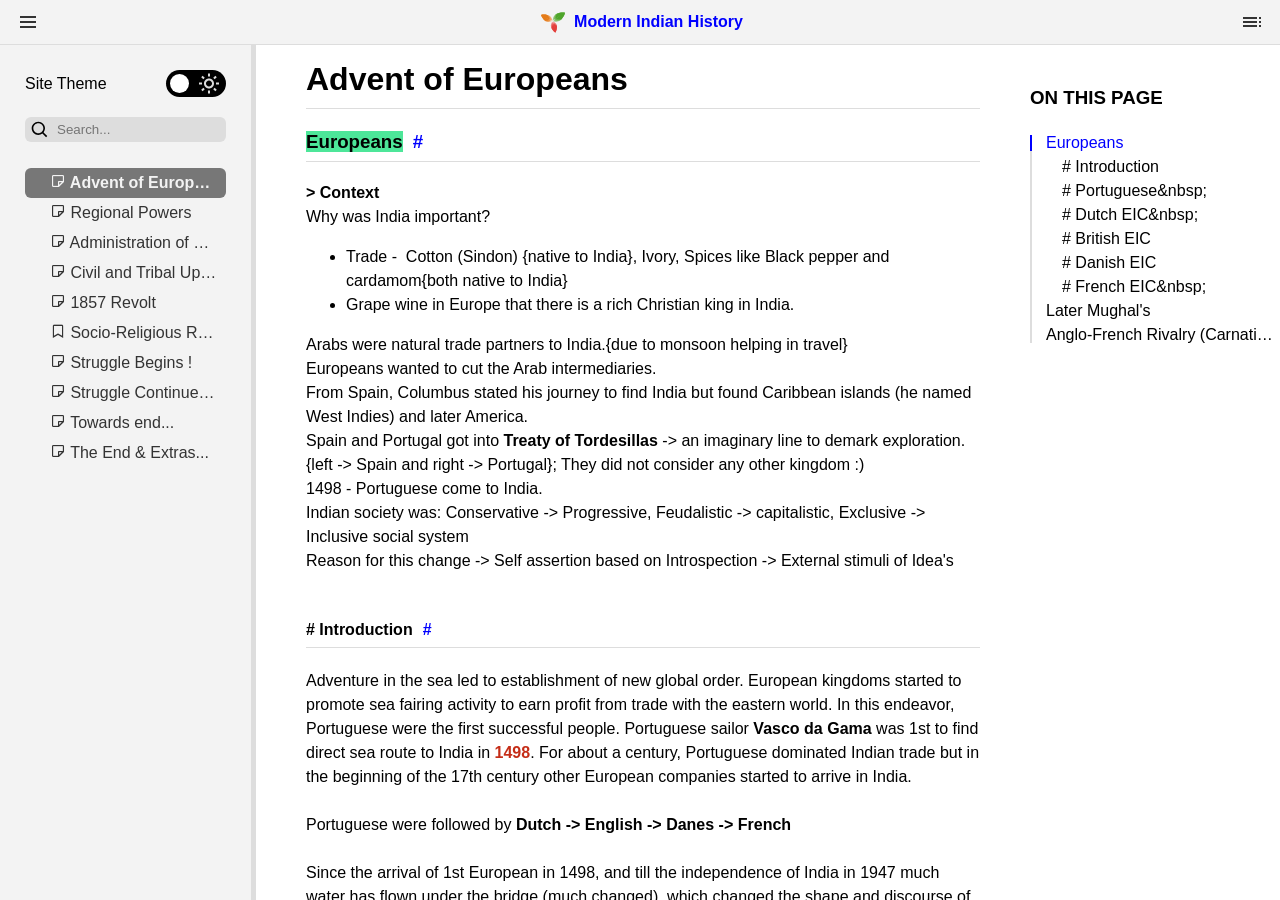
<file: Advent of Europeans.html>
<!DOCTYPE html>
<html lang="en">
<head>
    
    
    <meta charset="utf-8">
    <meta name="viewport" content="width=device-width, initial-scale=1">

    <link rel="shortcut icon" href="favicon.ico">
    
        <link href="assets/styles.css" rel="stylesheet">
    
        <link href="assets/scripts.css" rel="stylesheet">
    
    
        <script type="module" src="assets/scripts.js"></script>
    
    
    
    
    <title>Advent of Europeans - Modern Indian History</title>
    <script>
        // Load dark/light theme as soon as possible to avoid color flashes.
        let theme = localStorage.getItem("theme");
        if (!theme) {
            theme = window.matchMedia && window.matchMedia('(prefers-color-scheme: dark)').matches ? "dark" : "light";
        }
        document.documentElement.classList.add(`theme-${theme}`);

        window.glob = {
            isStatic: true,
            theme
        };

        (function() {
            const leftCollapsed = localStorage.getItem("left-pane-collapsed") === "true";
            const tocCollapsed = localStorage.getItem("toc-pane-collapsed") === "true";
            if (leftCollapsed) document.documentElement.classList.add("left-pane-collapsed");
            if (tocCollapsed) document.documentElement.classList.add("toc-pane-collapsed");
        })();
    </script>
    <!-- HTML Meta Tags -->
    <meta name="description" content="">
    <!-- Facebook Meta Tags -->
    <meta property="og:url" content="">
    <meta property="og:type" content="website">
    <meta property="og:title" content="Advent of Europeans - Modern Indian History">
    <meta property="og:description" content="">
    <meta property="og:image" content="">
    <!-- Twitter Meta Tags -->
    <meta name="twitter:card" content="summary_large_image">
    <meta property="twitter:domain" content="">
    <meta property="twitter:url" content="">
    <meta name="twitter:title" content="Advent of Europeans - Modern Indian History">
    <meta name="twitter:description" content="">
    <meta name="twitter:image" content="">
    <!-- Meta Tags Generated via https://opengraph.dev -->
    <meta name="theme-color" content="">
    <style id="trilium-icon-packs">
                  @font-face {
                font-family: 'boxicons';
                font-weight: normal;
                font-style: normal;
                src: url('assets/icon-pack-bx.woff2') format('woff2');
            }

            .bx {
                font-family: 'boxicons' !important;
                font-weight: normal;
                font-style: normal;
                font-variant: normal;
                line-height: 1;
                text-rendering: auto;
                display: inline-block;
                text-transform: none;
                -webkit-font-smoothing: antialiased;
                -moz-osx-font-smoothing: grayscale;
            }

            .bx.bx-child::before { content: ""; }
.bx.bxs-balloon::before { content: ""; }
.bx.bxs-coffee-bean::before { content: ""; }
.bx.bxs-pear::before { content: ""; }
.bx.bxs-sushi::before { content: ""; }
.bx.bx-sushi::before { content: ""; }
.bx.bxs-shower::before { content: ""; }
.bx.bx-shower::before { content: ""; }
.bx.bxl-typescript::before { content: ""; }
.bx.bxl-graphql::before { content: ""; }
.bx.bx-rfid::before { content: ""; }
.bx.bxs-universal-access::before { content: ""; }
.bx.bx-universal-access::before { content: ""; }
.bx.bxs-castle::before { content: ""; }
.bx.bxs-shield-minus::before { content: ""; }
.bx.bx-shield-minus::before { content: ""; }
.bx.bxs-shield-plus::before { content: ""; }
.bx.bx-shield-plus::before { content: ""; }
.bx.bx-vertical-bottom::before { content: ""; }
.bx.bx-vertical-top::before { content: ""; }
.bx.bx-horizontal-right::before { content: ""; }
.bx.bx-horizontal-left::before { content: ""; }
.bx.bxs-objects-vertical-bottom::before { content: ""; }
.bx.bx-objects-vertical-bottom::before { content: ""; }
.bx.bxs-objects-vertical-center::before { content: ""; }
.bx.bx-objects-vertical-center::before { content: ""; }
.bx.bxs-objects-vertical-top::before { content: ""; }
.bx.bx-objects-vertical-top::before { content: ""; }
.bx.bxs-objects-horizontal-right::before { content: ""; }
.bx.bx-objects-horizontal-right::before { content: ""; }
.bx.bxs-objects-horizontal-center::before { content: ""; }
.bx.bx-objects-horizontal-center::before { content: ""; }
.bx.bxs-objects-horizontal-left::before { content: ""; }
.bx.bx-objects-horizontal-left::before { content: ""; }
.bx.bxs-color::before { content: ""; }
.bx.bx-color::before { content: ""; }
.bx.bx-reflect-horizontal::before { content: ""; }
.bx.bx-reflect-vertical::before { content: ""; }
.bx.bxl-postgresql::before { content: ""; }
.bx.bxl-mongodb::before { content: ""; }
.bx.bxl-deezer::before { content: ""; }
.bx.bxl-xing::before { content: ""; }
.bx.bx-cart-add::before { content: ""; }
.bx.bx-cart-download::before { content: ""; }
.bx.bx-no-signal::before { content: ""; }
.bx.bx-signal-5::before { content: ""; }
.bx.bx-signal-4::before { content: ""; }
.bx.bx-signal-3::before { content: ""; }
.bx.bx-signal-2::before { content: ""; }
.bx.bx-signal-1::before { content: ""; }
.bx.bxs-cheese::before { content: ""; }
.bx.bx-cheese::before { content: ""; }
.bx.bxs-hard-hat::before { content: ""; }
.bx.bx-hard-hat::before { content: ""; }
.bx.bxs-home-alt-2::before { content: ""; }
.bx.bx-home-alt-2::before { content: ""; }
.bx.bxl-meta::before { content: ""; }
.bx.bxs-lemon::before { content: ""; }
.bx.bx-lemon::before { content: ""; }
.bx.bxs-cable-car::before { content: ""; }
.bx.bx-cable-car::before { content: ""; }
.bx.bxs-cricket-ball::before { content: ""; }
.bx.bx-cricket-ball::before { content: ""; }
.bx.bxs-tree-alt::before { content: ""; }
.bx.bx-male-female::before { content: ""; }
.bx.bxs-invader::before { content: ""; }
.bx.bxs-baguette::before { content: ""; }
.bx.bx-baguette::before { content: ""; }
.bx.bx-fork::before { content: ""; }
.bx.bx-knife::before { content: ""; }
.bx.bxs-circle-half::before { content: ""; }
.bx.bx-circle-half::before { content: ""; }
.bx.bxs-circle-three-quarter::before { content: ""; }
.bx.bx-circle-three-quarter::before { content: ""; }
.bx.bxs-circle-quarter::before { content: ""; }
.bx.bx-circle-quarter::before { content: ""; }
.bx.bxs-bowl-rice::before { content: ""; }
.bx.bx-bowl-rice::before { content: ""; }
.bx.bxs-bowl-hot::before { content: ""; }
.bx.bx-bowl-hot::before { content: ""; }
.bx.bxs-popsicle::before { content: ""; }
.bx.bx-popsicle::before { content: ""; }
.bx.bx-cross::before { content: ""; }
.bx.bx-scatter-chart::before { content: ""; }
.bx.bx-money-withdraw::before { content: ""; }
.bx.bx-candles::before { content: ""; }
.bx.bx-math::before { content: ""; }
.bx.bx-party::before { content: ""; }
.bx.bx-leaf::before { content: ""; }
.bx.bx-injection::before { content: ""; }
.bx.bx-expand-vertical::before { content: ""; }
.bx.bx-expand-horizontal::before { content: ""; }
.bx.bx-collapse-vertical::before { content: ""; }
.bx.bx-collapse-horizontal::before { content: ""; }
.bx.bx-collapse-alt::before { content: ""; }
.bx.bxs-party::before { content: ""; }
.bx.bxs-leaf::before { content: ""; }
.bx.bxs-injection::before { content: ""; }
.bx.bxs-dog::before { content: ""; }
.bx.bxs-cat::before { content: ""; }
.bx.bxl-upwork::before { content: ""; }
.bx.bxl-netlify::before { content: ""; }
.bx.bxl-java::before { content: ""; }
.bx.bxl-heroku::before { content: ""; }
.bx.bxl-go-lang::before { content: ""; }
.bx.bxl-gmail::before { content: ""; }
.bx.bxl-flask::before { content: ""; }
.bx.bxl-99designs::before { content: ""; }
.bx.bxl-venmo::before { content: ""; }
.bx.bx-qr::before { content: ""; }
.bx.bx-qr-scan::before { content: ""; }
.bx.bxl-docker::before { content: ""; }
.bx.bxl-aws::before { content: ""; }
.bx.bxs-hand::before { content: ""; }
.bx.bx-podcast::before { content: ""; }
.bx.bxs-checkbox-minus::before { content: ""; }
.bx.bx-checkbox-minus::before { content: ""; }
.bx.bxs-speaker::before { content: ""; }
.bx.bx-speaker::before { content: ""; }
.bx.bxs-registered::before { content: ""; }
.bx.bx-registered::before { content: ""; }
.bx.bxs-phone-off::before { content: ""; }
.bx.bx-phone-off::before { content: ""; }
.bx.bxl-tiktok::before { content: ""; }
.bx.bxl-sketch::before { content: ""; }
.bx.bxl-steam::before { content: ""; }
.bx.bxl-trip-advisor::before { content: ""; }
.bx.bxl-visual-studio::before { content: ""; }
.bx.bxl-unity::before { content: ""; }
.bx.bxl-php::before { content: ""; }
.bx.bxl-discord-alt::before { content: ""; }
.bx.bxl-flutter::before { content: ""; }
.bx.bxl-mastodon::before { content: ""; }
.bx.bxl-tailwind-css::before { content: ""; }
.bx.bx-buildings::before { content: ""; }
.bx.bxs-buildings::before { content: ""; }
.bx.bx-store-alt::before { content: ""; }
.bx.bxs-store-alt::before { content: ""; }
.bx.bx-bar-chart-alt-2::before { content: ""; }
.bx.bxs-bar-chart-alt-2::before { content: ""; }
.bx.bx-message-dots::before { content: ""; }
.bx.bxs-message-dots::before { content: ""; }
.bx.bx-message-rounded-dots::before { content: ""; }
.bx.bxs-message-rounded-dots::before { content: ""; }
.bx.bxs-devices::before { content: ""; }
.bx.bx-memory-card::before { content: ""; }
.bx.bxs-memory-card::before { content: ""; }
.bx.bx-wallet-alt::before { content: ""; }
.bx.bxs-wallet-alt::before { content: ""; }
.bx.bxs-bank::before { content: ""; }
.bx.bx-slideshow::before { content: ""; }
.bx.bxs-slideshow::before { content: ""; }
.bx.bx-message-square::before { content: ""; }
.bx.bx-message-square-dots::before { content: ""; }
.bx.bxs-message-square::before { content: ""; }
.bx.bxs-message-square-dots::before { content: ""; }
.bx.bx-book-content::before { content: ""; }
.bx.bxs-book-content::before { content: ""; }
.bx.bx-chat::before { content: ""; }
.bx.bxs-chat::before { content: ""; }
.bx.bx-edit-alt::before { content: ""; }
.bx.bxs-edit-alt::before { content: ""; }
.bx.bx-mouse-alt::before { content: ""; }
.bx.bxs-mouse-alt::before { content: ""; }
.bx.bx-bug-alt::before { content: ""; }
.bx.bxs-bug-alt::before { content: ""; }
.bx.bx-notepad::before { content: ""; }
.bx.bxs-notepad::before { content: ""; }
.bx.bx-video-recording::before { content: ""; }
.bx.bxs-video-recording::before { content: ""; }
.bx.bx-shape-square::before { content: ""; }
.bx.bx-shape-triangle::before { content: ""; }
.bx.bxs-direction-left::before { content: ""; }
.bx.bx-ghost::before { content: ""; }
.bx.bxs-ghost::before { content: ""; }
.bx.bx-mail-send::before { content: ""; }
.bx.bx-code-alt::before { content: ""; }
.bx.bx-grid::before { content: ""; }
.bx.bxs-quote-single-left::before { content: ""; }
.bx.bxs-quote-single-right::before { content: ""; }
.bx.bx-user-pin::before { content: ""; }
.bx.bxs-user-pin::before { content: ""; }
.bx.bx-run::before { content: ""; }
.bx.bx-copy-alt::before { content: ""; }
.bx.bxs-copy-alt::before { content: ""; }
.bx.bx-transfer-alt::before { content: ""; }
.bx.bxs-file-doc::before { content: ""; }
.bx.bxs-file-html::before { content: ""; }
.bx.bxs-comment-detail::before { content: ""; }
.bx.bxs-comment-add::before { content: ""; }
.bx.bxs-file-css::before { content: ""; }
.bx.bxs-file-js::before { content: ""; }
.bx.bxs-file-json::before { content: ""; }
.bx.bxs-file-md::before { content: ""; }
.bx.bxs-file-txt::before { content: ""; }
.bx.bxs-file-png::before { content: ""; }
.bx.bxs-file-jpg::before { content: ""; }
.bx.bxs-file-gif::before { content: ""; }
.bx.bxs-analyse::before { content: ""; }
.bx.bx-book-open::before { content: ""; }
.bx.bxs-plane-take-off::before { content: ""; }
.bx.bxs-plane-land::before { content: ""; }
.bx.bxs-parking::before { content: ""; }
.bx.bxs-id-card::before { content: ""; }
.bx.bxs-adjust-alt::before { content: ""; }
.bx.bx-landscape::before { content: ""; }
.bx.bxs-landscape::before { content: ""; }
.bx.bxs-traffic::before { content: ""; }
.bx.bx-comment::before { content: ""; }
.bx.bxs-comment::before { content: ""; }
.bx.bx-comment-dots::before { content: ""; }
.bx.bxs-comment-dots::before { content: ""; }
.bx.bxs-wine::before { content: ""; }
.bx.bx-pyramid::before { content: ""; }
.bx.bxs-pyramid::before { content: ""; }
.bx.bx-cylinder::before { content: ""; }
.bx.bxs-cylinder::before { content: ""; }
.bx.bxs-graduation::before { content: ""; }
.bx.bx-lock-alt::before { content: ""; }
.bx.bxs-lock-alt::before { content: ""; }
.bx.bx-lock-open-alt::before { content: ""; }
.bx.bxs-lock-open-alt::before { content: ""; }
.bx.bxs-hourglass-top::before { content: ""; }
.bx.bxs-hourglass-bottom::before { content: ""; }
.bx.bx-left-arrow-alt::before { content: ""; }
.bx.bx-right-arrow-alt::before { content: ""; }
.bx.bx-up-arrow-alt::before { content: ""; }
.bx.bx-down-arrow-alt::before { content: ""; }
.bx.bx-shape-circle::before { content: ""; }
.bx.bx-cycling::before { content: ""; }
.bx.bx-dna::before { content: ""; }
.bx.bx-bowling-ball::before { content: ""; }
.bx.bxs-bowling-ball::before { content: ""; }
.bx.bx-search-alt-2::before { content: ""; }
.bx.bxs-search-alt-2::before { content: ""; }
.bx.bx-plus-medical::before { content: ""; }
.bx.bx-street-view::before { content: ""; }
.bx.bx-droplet::before { content: ""; }
.bx.bxs-droplet-half::before { content: ""; }
.bx.bx-paint-roll::before { content: ""; }
.bx.bxs-paint-roll::before { content: ""; }
.bx.bx-shield-alt-2::before { content: ""; }
.bx.bxs-shield-alt-2::before { content: ""; }
.bx.bx-error-alt::before { content: ""; }
.bx.bxs-error-alt::before { content: ""; }
.bx.bx-square::before { content: ""; }
.bx.bxs-square::before { content: ""; }
.bx.bx-square-rounded::before { content: ""; }
.bx.bxs-square-rounded::before { content: ""; }
.bx.bx-polygon::before { content: ""; }
.bx.bxs-polygon::before { content: ""; }
.bx.bx-cube-alt::before { content: ""; }
.bx.bxs-cube-alt::before { content: ""; }
.bx.bx-cuboid::before { content: ""; }
.bx.bxs-cuboid::before { content: ""; }
.bx.bx-user-voice::before { content: ""; }
.bx.bxs-user-voice::before { content: ""; }
.bx.bx-accessibility::before { content: ""; }
.bx.bx-building-house::before { content: ""; }
.bx.bxs-building-house::before { content: ""; }
.bx.bx-doughnut-chart::before { content: ""; }
.bx.bxs-doughnut-chart::before { content: ""; }
.bx.bxs-circle::before { content: ""; }
.bx.bx-log-in-circle::before { content: ""; }
.bx.bxs-log-in-circle::before { content: ""; }
.bx.bx-log-out-circle::before { content: ""; }
.bx.bxs-log-out-circle::before { content: ""; }
.bx.bxs-log-in::before { content: ""; }
.bx.bxs-log-out::before { content: ""; }
.bx.bxs-notification::before { content: ""; }
.bx.bxs-notification-off::before { content: ""; }
.bx.bx-check-square::before { content: ""; }
.bx.bxs-check-square::before { content: ""; }
.bx.bx-message-alt::before { content: ""; }
.bx.bxs-message-alt::before { content: ""; }
.bx.bx-message-alt-dots::before { content: ""; }
.bx.bxs-message-alt-dots::before { content: ""; }
.bx.bx-no-entry::before { content: ""; }
.bx.bxs-no-entry::before { content: ""; }
.bx.bxs-traffic-barrier::before { content: ""; }
.bx.bxs-component::before { content: ""; }
.bx.bxs-plane-alt::before { content: ""; }
.bx.bx-palette::before { content: ""; }
.bx.bxs-palette::before { content: ""; }
.bx.bx-basket::before { content: ""; }
.bx.bxs-basket::before { content: ""; }
.bx.bx-purchase-tag-alt::before { content: ""; }
.bx.bxs-purchase-tag-alt::before { content: ""; }
.bx.bx-receipt::before { content: ""; }
.bx.bxs-receipt::before { content: ""; }
.bx.bx-line-chart::before { content: ""; }
.bx.bx-map-pin::before { content: ""; }
.bx.bxs-map-pin::before { content: ""; }
.bx.bx-hive::before { content: ""; }
.bx.bx-band-aid::before { content: ""; }
.bx.bxs-band-aid::before { content: ""; }
.bx.bx-credit-card-alt::before { content: ""; }
.bx.bxs-credit-card-alt::before { content: ""; }
.bx.bxs-credit-card::before { content: ""; }
.bx.bx-wifi-off::before { content: ""; }
.bx.bxs-paint::before { content: ""; }
.bx.bx-brightness-half::before { content: ""; }
.bx.bxs-brightness-half::before { content: ""; }
.bx.bx-brightness::before { content: ""; }
.bx.bxs-brightness::before { content: ""; }
.bx.bx-filter-alt::before { content: ""; }
.bx.bx-dialpad-alt::before { content: ""; }
.bx.bx-border-right::before { content: ""; }
.bx.bx-border-left::before { content: ""; }
.bx.bx-border-top::before { content: ""; }
.bx.bx-border-bottom::before { content: ""; }
.bx.bx-border-all::before { content: ""; }
.bx.bx-mobile-landscape::before { content: ""; }
.bx.bx-mobile-vibration::before { content: ""; }
.bx.bxs-rectangle::before { content: ""; }
.bx.bxs-right-arrow::before { content: ""; }
.bx.bxs-left-arrow::before { content: ""; }
.bx.bxs-up-arrow::before { content: ""; }
.bx.bxs-down-arrow::before { content: ""; }
.bx.bxs-right-top-arrow-circle::before { content: ""; }
.bx.bxs-right-down-arrow-circle::before { content: ""; }
.bx.bxs-left-top-arrow-circle::before { content: ""; }
.bx.bxs-left-down-arrow-circle::before { content: ""; }
.bx.bxs-institution::before { content: ""; }
.bx.bxs-school::before { content: ""; }
.bx.bxs-chalkboard::before { content: ""; }
.bx.bxs-skip-previous-circle::before { content: ""; }
.bx.bxs-skip-next-circle::before { content: ""; }
.bx.bxs-data::before { content: ""; }
.bx.bxs-mobile::before { content: ""; }
.bx.bxs-folder-minus::before { content: ""; }
.bx.bxs-bell-plus::before { content: ""; }
.bx.bxs-bell-minus::before { content: ""; }
.bx.bxs-search::before { content: ""; }
.bx.bxs-zoom-in::before { content: ""; }
.bx.bxs-zoom-out::before { content: ""; }
.bx.bxs-grid::before { content: ""; }
.bx.bxs-user-x::before { content: ""; }
.bx.bxs-user-check::before { content: ""; }
.bx.bxs-compass::before { content: ""; }
.bx.bx-gas-pump::before { content: ""; }
.bx.bxs-stopwatch::before { content: ""; }
.bx.bxs-timer::before { content: ""; }
.bx.bxs-time::before { content: ""; }
.bx.bx-pie-chart-alt-2::before { content: ""; }
.bx.bxs-pie-chart-alt-2::before { content: ""; }
.bx.bx-time-five::before { content: ""; }
.bx.bxs-time-five::before { content: ""; }
.bx.bxl-instagram-alt::before { content: ""; }
.bx.bxs-bookmarks::before { content: ""; }
.bx.bxs-bookmark-minus::before { content: ""; }
.bx.bx-briefcase-alt-2::before { content: ""; }
.bx.bxs-briefcase-alt-2::before { content: ""; }
.bx.bx-brush-alt::before { content: ""; }
.bx.bxs-calendar::before { content: ""; }
.bx.bxs-calendar-alt::before { content: ""; }
.bx.bxs-calendar-plus::before { content: ""; }
.bx.bxs-calendar-minus::before { content: ""; }
.bx.bxs-calendar-x::before { content: ""; }
.bx.bxs-calendar-check::before { content: ""; }
.bx.bxs-calendar-event::before { content: ""; }
.bx.bx-customize::before { content: ""; }
.bx.bxs-customize::before { content: ""; }
.bx.bxs-carousel::before { content: ""; }
.bx.bxs-rewind-circle::before { content: ""; }
.bx.bxs-fast-forward-circle::before { content: ""; }
.bx.bxs-mobile-vibration::before { content: ""; }
.bx.bxs-quote-alt-left::before { content: ""; }
.bx.bxs-quote-alt-right::before { content: ""; }
.bx.bxs-layout::before { content: ""; }
.bx.bx-radio::before { content: ""; }
.bx.bx-printer::before { content: ""; }
.bx.bx-sort-a-z::before { content: ""; }
.bx.bx-sort-z-a::before { content: ""; }
.bx.bx-conversation::before { content: ""; }
.bx.bxs-brush-alt::before { content: ""; }
.bx.bx-exit::before { content: ""; }
.bx.bxs-exit::before { content: ""; }
.bx.bx-extension::before { content: ""; }
.bx.bxs-extension::before { content: ""; }
.bx.bxs-file-find::before { content: ""; }
.bx.bx-face::before { content: ""; }
.bx.bxs-face::before { content: ""; }
.bx.bx-file-find::before { content: ""; }
.bx.bx-label::before { content: ""; }
.bx.bxs-label::before { content: ""; }
.bx.bx-check-shield::before { content: ""; }
.bx.bxs-check-shield::before { content: ""; }
.bx.bx-border-radius::before { content: ""; }
.bx.bx-add-to-queue::before { content: ""; }
.bx.bxs-add-to-queue::before { content: ""; }
.bx.bx-archive-in::before { content: ""; }
.bx.bxs-archive-in::before { content: ""; }
.bx.bx-archive-out::before { content: ""; }
.bx.bxs-archive-out::before { content: ""; }
.bx.bx-alarm-add::before { content: ""; }
.bx.bxs-alarm-add::before { content: ""; }
.bx.bx-space-bar::before { content: ""; }
.bx.bx-image-alt::before { content: ""; }
.bx.bx-image-add::before { content: ""; }
.bx.bxs-image-add::before { content: ""; }
.bx.bx-fridge::before { content: ""; }
.bx.bxs-fridge::before { content: ""; }
.bx.bx-dish::before { content: ""; }
.bx.bxs-dish::before { content: ""; }
.bx.bx-spa::before { content: ""; }
.bx.bxs-spa::before { content: ""; }
.bx.bx-cake::before { content: ""; }
.bx.bxs-cake::before { content: ""; }
.bx.bxs-city::before { content: ""; }
.bx.bx-bolt-circle::before { content: ""; }
.bx.bxs-bolt-circle::before { content: ""; }
.bx.bx-tone::before { content: ""; }
.bx.bx-bitcoin::before { content: ""; }
.bx.bx-lira::before { content: ""; }
.bx.bx-ruble::before { content: ""; }
.bx.bxs-caret-up-circle::before { content: ""; }
.bx.bxs-caret-down-circle::before { content: ""; }
.bx.bxs-caret-left-circle::before { content: ""; }
.bx.bxs-caret-right-circle::before { content: ""; }
.bx.bx-rupee::before { content: ""; }
.bx.bx-euro::before { content: ""; }
.bx.bx-pound::before { content: ""; }
.bx.bx-won::before { content: ""; }
.bx.bx-yen::before { content: ""; }
.bx.bx-shekel::before { content: ""; }
.bx.bxl-facebook-circle::before { content: ""; }
.bx.bxl-jquery::before { content: ""; }
.bx.bxl-imdb::before { content: ""; }
.bx.bxl-pinterest-alt::before { content: ""; }
.bx.bxs-tone::before { content: ""; }
.bx.bx-health::before { content: ""; }
.bx.bxs-baby-carriage::before { content: ""; }
.bx.bx-clinic::before { content: ""; }
.bx.bxs-hand-up::before { content: ""; }
.bx.bxs-hand-right::before { content: ""; }
.bx.bxs-hand-down::before { content: ""; }
.bx.bxs-hand-left::before { content: ""; }
.bx.bx-male::before { content: ""; }
.bx.bx-female::before { content: ""; }
.bx.bx-male-sign::before { content: ""; }
.bx.bx-female-sign::before { content: ""; }
.bx.bxs-clinic::before { content: ""; }
.bx.bxs-offer::before { content: ""; }
.bx.bx-food-tag::before { content: ""; }
.bx.bx-food-menu::before { content: ""; }
.bx.bxs-food-menu::before { content: ""; }
.bx.bxs-camera-plus::before { content: ""; }
.bx.bxs-business::before { content: ""; }
.bx.bx-meh-alt::before { content: ""; }
.bx.bx-wink-tongue::before { content: ""; }
.bx.bx-happy-alt::before { content: ""; }
.bx.bx-cool::before { content: ""; }
.bx.bx-tired::before { content: ""; }
.bx.bx-smile::before { content: ""; }
.bx.bx-angry::before { content: ""; }
.bx.bx-happy-heart-eyes::before { content: ""; }
.bx.bx-dizzy::before { content: ""; }
.bx.bx-wink-smile::before { content: ""; }
.bx.bx-confused::before { content: ""; }
.bx.bx-sleepy::before { content: ""; }
.bx.bx-shocked::before { content: ""; }
.bx.bx-happy-beaming::before { content: ""; }
.bx.bx-meh-blank::before { content: ""; }
.bx.bx-laugh::before { content: ""; }
.bx.bx-upside-down::before { content: ""; }
.bx.bxs-angry::before { content: ""; }
.bx.bxs-happy-heart-eyes::before { content: ""; }
.bx.bxs-dizzy::before { content: ""; }
.bx.bxs-wink-smile::before { content: ""; }
.bx.bxs-smile::before { content: ""; }
.bx.bxs-meh::before { content: ""; }
.bx.bxs-meh-alt::before { content: ""; }
.bx.bxs-confused::before { content: ""; }
.bx.bxs-sleepy::before { content: ""; }
.bx.bxs-sad::before { content: ""; }
.bx.bxs-happy::before { content: ""; }
.bx.bxs-shocked::before { content: ""; }
.bx.bxs-happy-beaming::before { content: ""; }
.bx.bxs-tired::before { content: ""; }
.bx.bxs-cool::before { content: ""; }
.bx.bxs-meh-blank::before { content: ""; }
.bx.bxs-laugh::before { content: ""; }
.bx.bxs-happy-alt::before { content: ""; }
.bx.bxs-upside-down::before { content: ""; }
.bx.bxs-wink-tongue::before { content: ""; }
.bx.bxl-adobe::before { content: ""; }
.bx.bxl-algolia::before { content: ""; }
.bx.bxl-audible::before { content: ""; }
.bx.bxl-figma::before { content: ""; }
.bx.bxl-etsy::before { content: ""; }
.bx.bxl-gitlab::before { content: ""; }
.bx.bxl-patreon::before { content: ""; }
.bx.bxl-redbubble::before { content: ""; }
.bx.bx-diamond::before { content: ""; }
.bx.bxs-comment-error::before { content: ""; }
.bx.bxs-vial::before { content: ""; }
.bx.bx-align-left::before { content: ""; }
.bx.bx-align-middle::before { content: ""; }
.bx.bx-align-right::before { content: ""; }
.bx.bx-arrow-back::before { content: ""; }
.bx.bx-bell-minus::before { content: ""; }
.bx.bx-bell-off::before { content: ""; }
.bx.bx-bell-plus::before { content: ""; }
.bx.bx-bell::before { content: ""; }
.bx.bx-bookmark::before { content: ""; }
.bx.bx-bookmarks::before { content: ""; }
.bx.bx-bullseye::before { content: ""; }
.bx.bx-camera-off::before { content: ""; }
.bx.bx-camera::before { content: ""; }
.bx.bx-captions::before { content: ""; }
.bx.bx-checkbox-checked::before { content: ""; }
.bx.bx-checkbox::before { content: ""; }
.bx.bx-checkbox-square::before { content: ""; }
.bx.bx-chevron-down::before { content: ""; }
.bx.bx-chevron-up::before { content: ""; }
.bx.bx-chevron-left::before { content: ""; }
.bx.bx-chevron-right::before { content: ""; }
.bx.bx-chevrons-down::before { content: ""; }
.bx.bx-chevrons-up::before { content: ""; }
.bx.bx-chevrons-right::before { content: ""; }
.bx.bx-chevrons-left::before { content: ""; }
.bx.bx-clipboard::before { content: ""; }
.bx.bx-code-curly::before { content: ""; }
.bx.bx-code::before { content: ""; }
.bx.bx-coffee::before { content: ""; }
.bx.bx-copy::before { content: ""; }
.bx.bx-copyright::before { content: ""; }
.bx.bx-down-arrow-circle::before { content: ""; }
.bx.bx-error-circle::before { content: ""; }
.bx.bx-error::before { content: ""; }
.bx.bx-exit-fullscreen::before { content: ""; }
.bx.bx-fast-forward-circle::before { content: ""; }
.bx.bx-fast-forward::before { content: ""; }
.bx.bx-first-page::before { content: ""; }
.bx.bx-folder-minus::before { content: ""; }
.bx.bx-folder-plus::before { content: ""; }
.bx.bx-folder::before { content: ""; }
.bx.bx-fullscreen::before { content: ""; }
.bx.bx-hide::before { content: ""; }
.bx.bx-image::before { content: ""; }
.bx.bx-info-circle::before { content: ""; }
.bx.bx-align-justify::before { content: ""; }
.bx.bx-key::before { content: ""; }
.bx.bx-last-page::before { content: ""; }
.bx.bx-left-arrow-circle::before { content: ""; }
.bx.bx-left-down-arrow-circle::before { content: ""; }
.bx.bx-left-indent::before { content: ""; }
.bx.bx-left-top-arrow-circle::before { content: ""; }
.bx.bx-menu::before { content: ""; }
.bx.bx-microphone::before { content: ""; }
.bx.bx-minus-circle::before { content: ""; }
.bx.bx-moon::before { content: ""; }
.bx.bx-pause-circle::before { content: ""; }
.bx.bx-pause::before { content: ""; }
.bx.bx-play-circle::before { content: ""; }
.bx.bx-play::before { content: ""; }
.bx.bx-plus-circle::before { content: ""; }
.bx.bx-question-mark::before { content: ""; }
.bx.bx-radio-circle-marked::before { content: ""; }
.bx.bx-radio-circle::before { content: ""; }
.bx.bx-rectangle::before { content: ""; }
.bx.bx-rewind::before { content: ""; }
.bx.bx-reset::before { content: ""; }
.bx.bx-right-arrow-circle::before { content: ""; }
.bx.bx-right-down-arrow-circle::before { content: ""; }
.bx.bx-right-indent::before { content: ""; }
.bx.bx-right-top-arrow-circle::before { content: ""; }
.bx.bx-rss::before { content: ""; }
.bx.bx-search::before { content: ""; }
.bx.bx-show::before { content: ""; }
.bx.bx-skip-next::before { content: ""; }
.bx.bx-skip-previous::before { content: ""; }
.bx.bx-stop-circle::before { content: ""; }
.bx.bx-stop::before { content: ""; }
.bx.bx-stopwatch::before { content: ""; }
.bx.bx-sync::before { content: ""; }
.bx.bx-time::before { content: ""; }
.bx.bx-toggle-left::before { content: ""; }
.bx.bx-toggle-right::before { content: ""; }
.bx.bx-trending-down::before { content: ""; }
.bx.bx-trending-up::before { content: ""; }
.bx.bx-up-arrow-circle::before { content: ""; }
.bx.bx-vertical-center::before { content: ""; }
.bx.bx-video::before { content: ""; }
.bx.bx-volume-full::before { content: ""; }
.bx.bx-volume-low::before { content: ""; }
.bx.bx-volume-mute::before { content: ""; }
.bx.bx-volume::before { content: ""; }
.bx.bx-x-circle::before { content: ""; }
.bx.bx-zoom-in::before { content: ""; }
.bx.bx-zoom-out::before { content: ""; }
.bx.bx-archive::before { content: ""; }
.bx.bx-at::before { content: ""; }
.bx.bx-bar-chart-alt::before { content: ""; }
.bx.bx-bar-chart-square::before { content: ""; }
.bx.bx-bar-chart::before { content: ""; }
.bx.bx-basketball::before { content: ""; }
.bx.bx-block::before { content: ""; }
.bx.bx-book-bookmark::before { content: ""; }
.bx.bx-book::before { content: ""; }
.bx.bx-bookmark-minus::before { content: ""; }
.bx.bx-bookmark-plus::before { content: ""; }
.bx.bx-briefcase::before { content: ""; }
.bx.bx-broadcast::before { content: ""; }
.bx.bx-building::before { content: ""; }
.bx.bx-bug::before { content: ""; }
.bx.bx-bluetooth::before { content: ""; }
.bx.bx-bulb::before { content: ""; }
.bx.bx-buoy::before { content: ""; }
.bx.bx-calendar-plus::before { content: ""; }
.bx.bx-calendar-check::before { content: ""; }
.bx.bx-calendar-minus::before { content: ""; }
.bx.bx-calendar-x::before { content: ""; }
.bx.bx-calendar::before { content: ""; }
.bx.bx-chart::before { content: ""; }
.bx.bx-cloud-download::before { content: ""; }
.bx.bx-cloud-upload::before { content: ""; }
.bx.bx-cloud::before { content: ""; }
.bx.bx-terminal::before { content: ""; }
.bx.bx-crosshair::before { content: ""; }
.bx.bx-compass::before { content: ""; }
.bx.bx-data::before { content: ""; }
.bx.bx-desktop::before { content: ""; }
.bx.bx-directions::before { content: ""; }
.bx.bx-dollar::before { content: ""; }
.bx.bx-dots-horizontal-rounded::before { content: ""; }
.bx.bx-dots-horizontal::before { content: ""; }
.bx.bx-dots-vertical-rounded::before { content: ""; }
.bx.bx-dots-vertical::before { content: ""; }
.bx.bx-download::before { content: ""; }
.bx.bx-envelope::before { content: ""; }
.bx.bx-gift::before { content: ""; }
.bx.bx-globe::before { content: ""; }
.bx.bx-devices::before { content: ""; }
.bx.bx-headphone::before { content: ""; }
.bx.bx-heart::before { content: ""; }
.bx.bx-home::before { content: ""; }
.bx.bx-laptop::before { content: ""; }
.bx.bx-layer::before { content: ""; }
.bx.bx-link-alt::before { content: ""; }
.bx.bx-link::before { content: ""; }
.bx.bx-list-plus::before { content: ""; }
.bx.bx-list-ul::before { content: ""; }
.bx.bx-list-minus::before { content: ""; }
.bx.bx-lock-open::before { content: ""; }
.bx.bx-lock::before { content: ""; }
.bx.bx-map-alt::before { content: ""; }
.bx.bx-map::before { content: ""; }
.bx.bx-message-rounded::before { content: ""; }
.bx.bx-message::before { content: ""; }
.bx.bx-mobile-alt::before { content: ""; }
.bx.bx-mobile::before { content: ""; }
.bx.bx-navigation::before { content: ""; }
.bx.bx-phone::before { content: ""; }
.bx.bx-pie-chart::before { content: ""; }
.bx.bx-send::before { content: ""; }
.bx.bx-sidebar::before { content: ""; }
.bx.bx-sitemap::before { content: ""; }
.bx.bx-spreadsheet::before { content: ""; }
.bx.bx-tab::before { content: ""; }
.bx.bx-tag::before { content: ""; }
.bx.bx-target-lock::before { content: ""; }
.bx.bx-tennis-ball::before { content: ""; }
.bx.bx-alarm::before { content: ""; }
.bx.bx-upload::before { content: ""; }
.bx.bx-usb::before { content: ""; }
.bx.bx-video-off::before { content: ""; }
.bx.bx-voicemail::before { content: ""; }
.bx.bx-wifi::before { content: ""; }
.bx.bx-window-open::before { content: ""; }
.bx.bx-window::before { content: ""; }
.bx.bx-windows::before { content: ""; }
.bx.bx-duplicate::before { content: ""; }
.bx.bx-table::before { content: ""; }
.bx.bx-x::before { content: ""; }
.bx.bx-adjust::before { content: ""; }
.bx.bx-album::before { content: ""; }
.bx.bx-anchor::before { content: ""; }
.bx.bx-award::before { content: ""; }
.bx.bx-bold::before { content: ""; }
.bx.bx-calculator::before { content: ""; }
.bx.bx-cart::before { content: ""; }
.bx.bx-check::before { content: ""; }
.bx.bx-cloud-drizzle::before { content: ""; }
.bx.bx-cloud-light-rain::before { content: ""; }
.bx.bx-cloud-lightning::before { content: ""; }
.bx.bx-cloud-rain::before { content: ""; }
.bx.bx-cloud-snow::before { content: ""; }
.bx.bx-cog::before { content: ""; }
.bx.bx-columns::before { content: ""; }
.bx.bx-credit-card::before { content: ""; }
.bx.bx-crop::before { content: ""; }
.bx.bx-cube::before { content: ""; }
.bx.bx-cut::before { content: ""; }
.bx.bx-detail::before { content: ""; }
.bx.bx-shield-quarter::before { content: ""; }
.bx.bx-edit::before { content: ""; }
.bx.bx-file::before { content: ""; }
.bx.bx-filter::before { content: ""; }
.bx.bx-font::before { content: ""; }
.bx.bx-git-branch::before { content: ""; }
.bx.bx-git-commit::before { content: ""; }
.bx.bx-git-compare::before { content: ""; }
.bx.bx-git-merge::before { content: ""; }
.bx.bx-git-pull-request::before { content: ""; }
.bx.bx-git-repo-forked::before { content: ""; }
.bx.bx-group::before { content: ""; }
.bx.bx-hash::before { content: ""; }
.bx.bx-heading::before { content: ""; }
.bx.bx-home-alt::before { content: ""; }
.bx.bx-italic::before { content: ""; }
.bx.bx-joystick::before { content: ""; }
.bx.bx-link-external::before { content: ""; }
.bx.bx-log-in::before { content: ""; }
.bx.bx-log-out::before { content: ""; }
.bx.bx-microphone-off::before { content: ""; }
.bx.bx-minus::before { content: ""; }
.bx.bx-mouse::before { content: ""; }
.bx.bx-move::before { content: ""; }
.bx.bx-music::before { content: ""; }
.bx.bx-notification::before { content: ""; }
.bx.bx-package::before { content: ""; }
.bx.bx-paragraph::before { content: ""; }
.bx.bx-paste::before { content: ""; }
.bx.bx-pencil::before { content: ""; }
.bx.bx-pin::before { content: ""; }
.bx.bx-plus::before { content: ""; }
.bx.bx-power-off::before { content: ""; }
.bx.bx-pulse::before { content: ""; }
.bx.bx-save::before { content: ""; }
.bx.bx-screenshot::before { content: ""; }
.bx.bx-select-multiple::before { content: ""; }
.bx.bx-share-alt::before { content: ""; }
.bx.bx-share::before { content: ""; }
.bx.bx-shield-alt::before { content: ""; }
.bx.bx-shield::before { content: ""; }
.bx.bx-shopping-bag::before { content: ""; }
.bx.bx-shuffle::before { content: ""; }
.bx.bx-sort::before { content: ""; }
.bx.bx-star::before { content: ""; }
.bx.bx-sun::before { content: ""; }
.bx.bx-text::before { content: ""; }
.bx.bx-trash::before { content: ""; }
.bx.bx-trophy::before { content: ""; }
.bx.bx-underline::before { content: ""; }
.bx.bx-user-check::before { content: ""; }
.bx.bx-user-circle::before { content: ""; }
.bx.bx-user-minus::before { content: ""; }
.bx.bx-user-plus::before { content: ""; }
.bx.bx-user-x::before { content: ""; }
.bx.bx-user::before { content: ""; }
.bx.bx-barcode::before { content: ""; }
.bx.bx-crown::before { content: ""; }
.bx.bx-dislike::before { content: ""; }
.bx.bx-down-arrow::before { content: ""; }
.bx.bx-export::before { content: ""; }
.bx.bxl-facebook::before { content: ""; }
.bx.bx-first-aid::before { content: ""; }
.bx.bx-flag::before { content: ""; }
.bx.bxl-github::before { content: ""; }
.bx.bxl-google::before { content: ""; }
.bx.bx-history::before { content: ""; }
.bx.bxl-instagram::before { content: ""; }
.bx.bx-joystick-alt::before { content: ""; }
.bx.bx-left-arrow::before { content: ""; }
.bx.bx-like::before { content: ""; }
.bx.bx-list-check::before { content: ""; }
.bx.bx-poll::before { content: ""; }
.bx.bx-radar::before { content: ""; }
.bx.bx-redo::before { content: ""; }
.bx.bx-reply-all::before { content: ""; }
.bx.bx-reply::before { content: ""; }
.bx.bx-repost::before { content: ""; }
.bx.bx-revision::before { content: ""; }
.bx.bx-right-arrow::before { content: ""; }
.bx.bx-subdirectory-left::before { content: ""; }
.bx.bx-subdirectory-right::before { content: ""; }
.bx.bx-support::before { content: ""; }
.bx.bx-timer::before { content: ""; }
.bx.bxl-twitter::before { content: ""; }
.bx.bx-undo::before { content: ""; }
.bx.bx-up-arrow::before { content: ""; }
.bx.bxl-youtube::before { content: ""; }
.bx.bxl-whatsapp::before { content: ""; }
.bx.bxl-tumblr::before { content: ""; }
.bx.bx-phone-call::before { content: ""; }
.bx.bxl-behance::before { content: ""; }
.bx.bxl-dribbble::before { content: ""; }
.bx.bx-aperture::before { content: ""; }
.bx.bx-film::before { content: ""; }
.bx.bx-folder-open::before { content: ""; }
.bx.bx-task::before { content: ""; }
.bx.bx-server::before { content: ""; }
.bx.bx-battery::before { content: ""; }
.bx.bx-calendar-alt::before { content: ""; }
.bx.bx-import::before { content: ""; }
.bx.bx-ruler::before { content: ""; }
.bx.bx-horizontal-center::before { content: ""; }
.bx.bx-rotate-right::before { content: ""; }
.bx.bx-rename::before { content: ""; }
.bx.bx-collapse::before { content: ""; }
.bx.bx-phone-incoming::before { content: ""; }
.bx.bx-phone-outgoing::before { content: ""; }
.bx.bx-body::before { content: ""; }
.bx.bx-cast::before { content: ""; }
.bx.bx-chip::before { content: ""; }
.bx.bx-skip-next-circle::before { content: ""; }
.bx.bx-skip-previous-circle::before { content: ""; }
.bx.bx-hdd::before { content: ""; }
.bx.bx-store::before { content: ""; }
.bx.bx-globe-alt::before { content: ""; }
.bx.bxl-vimeo::before { content: ""; }
.bx.bx-upvote::before { content: ""; }
.bx.bx-downvote::before { content: ""; }
.bx.bx-news::before { content: ""; }
.bx.bx-pie-chart-alt::before { content: ""; }
.bx.bx-images::before { content: ""; }
.bx.bx-purchase-tag::before { content: ""; }
.bx.bx-pen::before { content: ""; }
.bx.bx-expand::before { content: ""; }
.bx.bx-paperclip::before { content: ""; }
.bx.bx-closet::before { content: ""; }
.bx.bx-tv::before { content: ""; }
.bx.bx-collection::before { content: ""; }
.bx.bx-station::before { content: ""; }
.bx.bx-wallet::before { content: ""; }
.bx.bx-briefcase-alt::before { content: ""; }
.bx.bx-hourglass::before { content: ""; }
.bx.bx-carousel::before { content: ""; }
.bx.bx-infinite::before { content: ""; }
.bx.bx-plug::before { content: ""; }
.bx.bx-notification-off::before { content: ""; }
.bx.bx-window-close::before { content: ""; }
.bx.bx-command::before { content: ""; }
.bx.bx-grid-alt::before { content: ""; }
.bx.bx-trash-alt::before { content: ""; }
.bx.bx-chalkboard::before { content: ""; }
.bx.bx-loader::before { content: ""; }
.bx.bx-slider::before { content: ""; }
.bx.bx-paper-plane::before { content: ""; }
.bx.bx-selection::before { content: ""; }
.bx.bxl-linkedin::before { content: ""; }
.bx.bx-world::before { content: ""; }
.bx.bx-dock-bottom::before { content: ""; }
.bx.bx-dock-right::before { content: ""; }
.bx.bx-dock-top::before { content: ""; }
.bx.bx-dock-left::before { content: ""; }
.bx.bx-layout::before { content: ""; }
.bx.bxl-bitcoin::before { content: ""; }
.bx.bxl-facebook-square::before { content: ""; }
.bx.bx-alarm-off::before { content: ""; }
.bx.bx-wrench::before { content: ""; }
.bx.bx-loader-circle::before { content: ""; }
.bx.bx-loader-alt::before { content: ""; }
.bx.bx-car::before { content: ""; }
.bx.bx-cart-alt::before { content: ""; }
.bx.bxs-adjust::before { content: ""; }
.bx.bxs-alarm::before { content: ""; }
.bx.bxs-alarm-off::before { content: ""; }
.bx.bxs-album::before { content: ""; }
.bx.bxs-archive::before { content: ""; }
.bx.bxs-camera::before { content: ""; }
.bx.bxs-camera-off::before { content: ""; }
.bx.bxs-folder::before { content: ""; }
.bx.bxs-folder-plus::before { content: ""; }
.bx.bxs-award::before { content: ""; }
.bx.bxs-bar-chart-square::before { content: ""; }
.bx.bxs-barcode::before { content: ""; }
.bx.bxs-battery::before { content: ""; }
.bx.bxs-battery-charging::before { content: ""; }
.bx.bxs-battery-full::before { content: ""; }
.bx.bxs-bell::before { content: ""; }
.bx.bxs-bell-off::before { content: ""; }
.bx.bxs-bolt::before { content: ""; }
.bx.bxs-book::before { content: ""; }
.bx.bxs-book-bookmark::before { content: ""; }
.bx.bxs-bookmark::before { content: ""; }
.bx.bxs-bookmark-plus::before { content: ""; }
.bx.bxs-book-open::before { content: ""; }
.bx.bxs-bookmark-star::before { content: ""; }
.bx.bxs-briefcase::before { content: ""; }
.bx.bxs-briefcase-alt::before { content: ""; }
.bx.bxs-bug::before { content: ""; }
.bx.bxs-building::before { content: ""; }
.bx.bxs-bulb::before { content: ""; }
.bx.bxs-buoy::before { content: ""; }
.bx.bxs-calculator::before { content: ""; }
.bx.bxs-captions::before { content: ""; }
.bx.bxs-car::before { content: ""; }
.bx.bxs-cart-alt::before { content: ""; }
.bx.bxs-cart::before { content: ""; }
.bx.bxs-chart::before { content: ""; }
.bx.bxs-chip::before { content: ""; }
.bx.bxs-cloud-download::before { content: ""; }
.bx.bxs-cloud-upload::before { content: ""; }
.bx.bxs-cloud::before { content: ""; }
.bx.bxs-coffee::before { content: ""; }
.bx.bxs-cog::before { content: ""; }
.bx.bxs-collection::before { content: ""; }
.bx.bxs-contact::before { content: ""; }
.bx.bxs-copy::before { content: ""; }
.bx.bxs-coupon::before { content: ""; }
.bx.bxs-crown::before { content: ""; }
.bx.bxs-cube::before { content: ""; }
.bx.bxs-detail::before { content: ""; }
.bx.bxs-discount::before { content: ""; }
.bx.bxs-dislike::before { content: ""; }
.bx.bxs-dock-bottom::before { content: ""; }
.bx.bxs-dock-left::before { content: ""; }
.bx.bxs-dock-right::before { content: ""; }
.bx.bxs-dock-top::before { content: ""; }
.bx.bxs-down-arrow-circle::before { content: ""; }
.bx.bxs-download::before { content: ""; }
.bx.bxs-downvote::before { content: ""; }
.bx.bxs-drink::before { content: ""; }
.bx.bxs-droplet::before { content: ""; }
.bx.bxs-duplicate::before { content: ""; }
.bx.bxs-eject::before { content: ""; }
.bx.bxs-envelope::before { content: ""; }
.bx.bxs-error-circle::before { content: ""; }
.bx.bxs-error::before { content: ""; }
.bx.bxs-file-image::before { content: ""; }
.bx.bxs-file::before { content: ""; }
.bx.bxs-filter-alt::before { content: ""; }
.bx.bxs-first-aid::before { content: ""; }
.bx.bxs-flag-alt::before { content: ""; }
.bx.bxs-flag::before { content: ""; }
.bx.bxs-gift::before { content: ""; }
.bx.bxs-grid-alt::before { content: ""; }
.bx.bxs-group::before { content: ""; }
.bx.bxs-hdd::before { content: ""; }
.bx.bxs-heart::before { content: ""; }
.bx.bxs-hide::before { content: ""; }
.bx.bxs-home::before { content: ""; }
.bx.bxs-hot::before { content: ""; }
.bx.bxs-hourglass::before { content: ""; }
.bx.bxs-image::before { content: ""; }
.bx.bxs-inbox::before { content: ""; }
.bx.bxs-info-circle::before { content: ""; }
.bx.bxs-joystick-alt::before { content: ""; }
.bx.bxs-joystick::before { content: ""; }
.bx.bxs-layer::before { content: ""; }
.bx.bxs-left-arrow-circle::before { content: ""; }
.bx.bxs-like::before { content: ""; }
.bx.bxs-lock-open::before { content: ""; }
.bx.bxs-lock::before { content: ""; }
.bx.bxs-map-alt::before { content: ""; }
.bx.bxs-map::before { content: ""; }
.bx.bxs-message-rounded::before { content: ""; }
.bx.bxs-message::before { content: ""; }
.bx.bxs-microphone-off::before { content: ""; }
.bx.bxs-microphone::before { content: ""; }
.bx.bxs-minus-circle::before { content: ""; }
.bx.bxs-moon::before { content: ""; }
.bx.bxs-mouse::before { content: ""; }
.bx.bxs-music::before { content: ""; }
.bx.bxs-navigation::before { content: ""; }
.bx.bxs-news::before { content: ""; }
.bx.bxs-package::before { content: ""; }
.bx.bxs-paper-plane::before { content: ""; }
.bx.bxs-paste::before { content: ""; }
.bx.bxs-pen::before { content: ""; }
.bx.bxs-pencil::before { content: ""; }
.bx.bxs-phone-call::before { content: ""; }
.bx.bxs-phone-incoming::before { content: ""; }
.bx.bxs-phone-outgoing::before { content: ""; }
.bx.bxs-phone::before { content: ""; }
.bx.bxs-pie-chart-alt::before { content: ""; }
.bx.bxs-pie-chart::before { content: ""; }
.bx.bxs-pin::before { content: ""; }
.bx.bxs-playlist::before { content: ""; }
.bx.bxs-plug::before { content: ""; }
.bx.bxs-plus-circle::before { content: ""; }
.bx.bxs-printer::before { content: ""; }
.bx.bxs-purchase-tag::before { content: ""; }
.bx.bxs-quote-left::before { content: ""; }
.bx.bxs-quote-right::before { content: ""; }
.bx.bxs-radio::before { content: ""; }
.bx.bxs-rename::before { content: ""; }
.bx.bxs-report::before { content: ""; }
.bx.bxs-right-arrow-circle::before { content: ""; }
.bx.bxs-ruler::before { content: ""; }
.bx.bxs-save::before { content: ""; }
.bx.bxs-sort-alt::before { content: ""; }
.bx.bxs-select-multiple::before { content: ""; }
.bx.bxs-send::before { content: ""; }
.bx.bxs-server::before { content: ""; }
.bx.bxs-share-alt::before { content: ""; }
.bx.bxs-share::before { content: ""; }
.bx.bxs-shield::before { content: ""; }
.bx.bxs-shopping-bag-alt::before { content: ""; }
.bx.bxs-shopping-bag::before { content: ""; }
.bx.bxs-show::before { content: ""; }
.bx.bx-happy::before { content: ""; }
.bx.bx-meh::before { content: ""; }
.bx.bx-sad::before { content: ""; }
.bx.bxs-spreadsheet::before { content: ""; }
.bx.bxs-star::before { content: ""; }
.bx.bxs-store::before { content: ""; }
.bx.bxs-sun::before { content: ""; }
.bx.bxs-t-shirt::before { content: ""; }
.bx.bxs-tag-x::before { content: ""; }
.bx.bxs-tag::before { content: ""; }
.bx.bxs-tennis-ball::before { content: ""; }
.bx.bxs-terminal::before { content: ""; }
.bx.bxs-to-top::before { content: ""; }
.bx.bxs-toggle-left::before { content: ""; }
.bx.bxs-toggle-right::before { content: ""; }
.bx.bxs-torch::before { content: ""; }
.bx.bxs-trash-alt::before { content: ""; }
.bx.bxs-trash::before { content: ""; }
.bx.bxs-trophy::before { content: ""; }
.bx.bxs-truck::before { content: ""; }
.bx.bxs-up-arrow-circle::before { content: ""; }
.bx.bxs-upvote::before { content: ""; }
.bx.bxs-user-circle::before { content: ""; }
.bx.bxs-user-detail::before { content: ""; }
.bx.bxs-user-minus::before { content: ""; }
.bx.bxs-user-plus::before { content: ""; }
.bx.bxs-user::before { content: ""; }
.bx.bxs-video-off::before { content: ""; }
.bx.bxs-video::before { content: ""; }
.bx.bxs-videos::before { content: ""; }
.bx.bxs-volume-full::before { content: ""; }
.bx.bxs-volume-low::before { content: ""; }
.bx.bxs-volume-mute::before { content: ""; }
.bx.bxs-volume::before { content: ""; }
.bx.bxs-wallet::before { content: ""; }
.bx.bxs-watch-alt::before { content: ""; }
.bx.bxs-watch::before { content: ""; }
.bx.bxs-widget::before { content: ""; }
.bx.bxs-wrench::before { content: ""; }
.bx.bxs-x-circle::before { content: ""; }
.bx.bxs-zap::before { content: ""; }
.bx.bxs-folder-open::before { content: ""; }
.bx.bxs-battery-low::before { content: ""; }
.bx.bxs-conversation::before { content: ""; }
.bx.bxs-dashboard::before { content: ""; }
.bx.bxs-file-plus::before { content: ""; }
.bx.bx-slider-alt::before { content: ""; }
.bx.bxl-google-plus::before { content: ""; }
.bx.bxl-google-plus-circle::before { content: ""; }
.bx.bxl-linkedin-square::before { content: ""; }
.bx.bxl-medium::before { content: ""; }
.bx.bxl-medium-square::before { content: ""; }
.bx.bxl-skype::before { content: ""; }
.bx.bxl-slack-old::before { content: ""; }
.bx.bxl-slack::before { content: ""; }
.bx.bxl-twitch::before { content: ""; }
.bx.bxl-discord::before { content: ""; }
.bx.bxl-reddit::before { content: ""; }
.bx.bxl-pinterest::before { content: ""; }
.bx.bxl-blogger::before { content: ""; }
.bx.bx-certification::before { content: ""; }
.bx.bxs-certification::before { content: ""; }
.bx.bx-rocket::before { content: ""; }
.bx.bxs-rocket::before { content: ""; }
.bx.bx-check-circle::before { content: ""; }
.bx.bxs-check-circle::before { content: ""; }
.bx.bxs-checkbox::before { content: ""; }
.bx.bxs-checkbox-checked::before { content: ""; }
.bx.bxs-star-half::before { content: ""; }
.bx.bx-bus::before { content: ""; }
.bx.bxs-bus::before { content: ""; }
.bx.bx-check-double::before { content: ""; }
.bx.bx-dumbbell::before { content: ""; }
.bx.bx-bot::before { content: ""; }
.bx.bx-area::before { content: ""; }
.bx.bxs-bot::before { content: ""; }
.bx.bxs-area::before { content: ""; }
.bx.bx-bed::before { content: ""; }
.bx.bxs-bed::before { content: ""; }
.bx.bx-bath::before { content: ""; }
.bx.bxs-bath::before { content: ""; }
.bx.bx-train::before { content: ""; }
.bx.bxs-train::before { content: ""; }
.bx.bx-taxi::before { content: ""; }
.bx.bxs-taxi::before { content: ""; }
.bx.bx-movie::before { content: ""; }
.bx.bxs-movie::before { content: ""; }
.bx.bx-hotel::before { content: ""; }
.bx.bx-planet::before { content: ""; }
.bx.bxs-planet::before { content: ""; }
.bx.bx-list-ol::before { content: ""; }
.bx.bx-video-plus::before { content: ""; }
.bx.bxs-video-plus::before { content: ""; }
.bx.bx-menu-alt-left::before { content: ""; }
.bx.bx-menu-alt-right::before { content: ""; }
.bx.bx-box::before { content: ""; }
.bx.bxs-box::before { content: ""; }
.bx.bxs-key::before { content: ""; }
.bx.bx-restaurant::before { content: ""; }
.bx.bx-swim::before { content: ""; }
.bx.bx-water::before { content: ""; }
.bx.bx-wind::before { content: ""; }
.bx.bx-dialpad::before { content: ""; }
.bx.bx-handicap::before { content: ""; }
.bx.bx-font-size::before { content: ""; }
.bx.bx-code-block::before { content: ""; }
.bx.bx-photo-album::before { content: ""; }
.bx.bxs-photo-album::before { content: ""; }
.bx.bxs-bell-ring::before { content: ""; }
.bx.bxl-apple::before { content: ""; }
.bx.bxl-android::before { content: ""; }
.bx.bxl-play-store::before { content: ""; }
.bx.bxl-windows::before { content: ""; }
.bx.bxl-vk::before { content: ""; }
.bx.bxl-pocket::before { content: ""; }
.bx.bx-strikethrough::before { content: ""; }
.bx.bx-file-blank::before { content: ""; }
.bx.bxs-file-blank::before { content: ""; }
.bx.bx-highlight::before { content: ""; }
.bx.bx-font-color::before { content: ""; }
.bx.bx-fingerprint::before { content: ""; }
.bx.bx-transfer::before { content: ""; }
.bx.bx-circle::before { content: ""; }
.bx.bxs-edit::before { content: ""; }
.bx.bx-ball::before { content: ""; }
.bx.bxs-ball::before { content: ""; }
.bx.bx-football::before { content: ""; }
.bx.bxs-film::before { content: ""; }
.bx.bx-dollar-circle::before { content: ""; }
.bx.bxs-dollar-circle::before { content: ""; }
.bx.bxs-skull::before { content: ""; }
.bx.bxl-messenger::before { content: ""; }
.bx.bx-search-alt::before { content: ""; }
.bx.bxs-image-alt::before { content: ""; }
.bx.bxs-microphone-alt::before { content: ""; }
.bx.bx-analyse::before { content: ""; }
.bx.bxs-x-square::before { content: ""; }
.bx.bxs-plus-square::before { content: ""; }
.bx.bxs-minus-square::before { content: ""; }
.bx.bx-disc::before { content: ""; }
.bx.bxs-disc::before { content: ""; }
.bx.bx-equalizer::before { content: ""; }
.bx.bx-stats::before { content: ""; }
.bx.bx-move-horizontal::before { content: ""; }
.bx.bx-move-vertical::before { content: ""; }
.bx.bxs-flame::before { content: ""; }
.bx.bx-grid-horizontal::before { content: ""; }
.bx.bx-grid-vertical::before { content: ""; }
.bx.bx-grid-small::before { content: ""; }
.bx.bx-badge::before { content: ""; }
.bx.bxs-badge::before { content: ""; }
.bx.bx-id-card::before { content: ""; }
.bx.bx-sort-up::before { content: ""; }
.bx.bx-sort-down::before { content: ""; }
.bx.bx-note::before { content: ""; }
.bx.bxs-note::before { content: ""; }
.bx.bx-test-tube::before { content: ""; }
.bx.bx-help-circle::before { content: ""; }
.bx.bxs-help-circle::before { content: ""; }
.bx.bx-card::before { content: ""; }
.bx.bxs-card::before { content: ""; }
.bx.bx-rewind-circle::before { content: ""; }
.bx.bx-magnet::before { content: ""; }
.bx.bxs-magnet::before { content: ""; }
.bx.bxl-500px::before { content: ""; }
.bx.bxl-angular::before { content: ""; }
.bx.bxl-codepen::before { content: ""; }
.bx.bxl-creative-commons::before { content: ""; }
.bx.bxl-digitalocean::before { content: ""; }
.bx.bxl-deviantart::before { content: ""; }
.bx.bxl-discourse::before { content: ""; }
.bx.bxl-dropbox::before { content: ""; }
.bx.bxl-drupal::before { content: ""; }
.bx.bxl-ebay::before { content: ""; }
.bx.bxl-amazon::before { content: ""; }
.bx.bxl-digg::before { content: ""; }
.bx.bxl-unsplash::before { content: ""; }
.bx.bxl-wikipedia::before { content: ""; }
.bx.bxl-sass::before { content: ""; }
.bx.bxl-foursquare::before { content: ""; }
.bx.bxl-invision::before { content: ""; }
.bx.bxl-opera::before { content: ""; }
.bx.bxl-airbnb::before { content: ""; }
.bx.bxl-yelp::before { content: ""; }
.bx.bxl-quora::before { content: ""; }
.bx.bxl-git::before { content: ""; }
.bx.bxl-html5::before { content: ""; }
.bx.bxl-product-hunt::before { content: ""; }
.bx.bxl-magento::before { content: ""; }
.bx.bxl-stack-overflow::before { content: ""; }
.bx.bxl-firefox::before { content: ""; }
.bx.bxl-javascript::before { content: ""; }
.bx.bxl-nodejs::before { content: ""; }
.bx.bxl-kickstarter::before { content: ""; }
.bx.bxl-vuejs::before { content: ""; }
.bx.bxl-bing::before { content: ""; }
.bx.bxl-react::before { content: ""; }
.bx.bxl-periscope::before { content: ""; }
.bx.bxl-wordpress::before { content: ""; }
.bx.bxl-telegram::before { content: ""; }
.bx.bxl-stripe::before { content: ""; }
.bx.bxl-edge::before { content: ""; }
.bx.bxl-paypal::before { content: ""; }
.bx.bxl-internet-explorer::before { content: ""; }
.bx.bxl-joomla::before { content: ""; }
.bx.bxl-dailymotion::before { content: ""; }
.bx.bxl-chrome::before { content: ""; }
.bx.bxl-baidu::before { content: ""; }
.bx.bxl-visa::before { content: ""; }
.bx.bxl-mastercard::before { content: ""; }
.bx.bxl-redux::before { content: ""; }
.bx.bxl-bootstrap::before { content: ""; }
.bx.bxl-yahoo::before { content: ""; }
.bx.bxl-microsoft::before { content: ""; }
.bx.bxl-css3::before { content: ""; }
.bx.bxl-jsfiddle::before { content: ""; }
.bx.bxl-shopify::before { content: ""; }
.bx.bxl-flickr::before { content: ""; }
.bx.bxl-less::before { content: ""; }
.bx.bxl-snapchat::before { content: ""; }
.bx.bxl-soundcloud::before { content: ""; }
.bx.bxl-spotify::before { content: ""; }
.bx.bxl-trello::before { content: ""; }
.bx.bxl-wix::before { content: ""; }
.bx.bxl-mailchimp::before { content: ""; }
.bx.bxl-medium-old::before { content: ""; }
.bx.bxl-squarespace::before { content: ""; }
.bx.bxl-whatsapp-square::before { content: ""; }
.bx.bxl-flickr-square::before { content: ""; }
.bx.bxs-ambulance::before { content: ""; }
.bx.bxs-left-arrow-square::before { content: ""; }
.bx.bxs-up-arrow-square::before { content: ""; }
.bx.bxs-down-arrow-square::before { content: ""; }
.bx.bxs-right-arrow-square::before { content: ""; }
.bx.bxs-user-badge::before { content: ""; }
.bx.bx-calendar-event::before { content: ""; }
.bx.bx-caret-left::before { content: ""; }
.bx.bx-caret-up::before { content: ""; }
.bx.bx-caret-right::before { content: ""; }
.bx.bx-caret-down::before { content: ""; }
.bx.bxs-gas-pump::before { content: ""; }
.bx.bxs-landmark::before { content: ""; }
.bx.bx-show-alt::before { content: ""; }
.bx.bx-badge-check::before { content: ""; }
.bx.bxs-badge-check::before { content: ""; }
.bx.bx-rotate-left::before { content: ""; }
.bx.bxs-coffee-alt::before { content: ""; }
.bx.bx-brush::before { content: ""; }
.bx.bxs-brush::before { content: ""; }
.bx.bxs-keyboard::before { content: ""; }
.bx.bxs-megaphone::before { content: ""; }
.bx.bxs-directions::before { content: ""; }
.bx.bxs-direction-right::before { content: ""; }
.bx.bx-unlink::before { content: ""; }
.bx.bx-paint::before { content: ""; }
.bx.bx-joystick-button::before { content: ""; }
.bx.bxs-joystick-button::before { content: ""; }
.bx.bx-font-family::before { content: ""; }
.bx.bxs-flask::before { content: ""; }
.bx.bxs-capsule::before { content: ""; }
.bx.bxs-color-fill::before { content: ""; }
.bx.bxs-hotel::before { content: ""; }
.bx.bxs-magic-wand::before { content: ""; }
.bx.bx-repeat::before { content: ""; }
.bx.bxs-eraser::before { content: ""; }
.bx.bxs-cloud-rain::before { content: ""; }
.bx.bxs-cloud-lightning::before { content: ""; }
.bx.bxs-eyedropper::before { content: ""; }
.bx.bxs-user-rectangle::before { content: ""; }
.bx.bxs-plane::before { content: ""; }
.bx.bxs-tree::before { content: ""; }
.bx.bxs-factory::before { content: ""; }
.bx.bxs-ship::before { content: ""; }
.bx.bx-walk::before { content: ""; }
.bx.bxs-yin-yang::before { content: ""; }
.bx.bxs-file-pdf::before { content: ""; }
.bx.bx-money::before { content: ""; }
.bx.bx-home-circle::before { content: ""; }
.bx.bxs-home-circle::before { content: ""; }
.bx.bx-location-plus::before { content: ""; }
.bx.bxs-location-plus::before { content: ""; }
.bx.bx-arch::before { content: ""; }
.bx.bxs-arch::before { content: ""; }
.bx.bx-atom::before { content: ""; }
.bx.bxs-badge-dollar::before { content: ""; }
.bx.bx-baseball::before { content: ""; }
.bx.bx-beer::before { content: ""; }
.bx.bxs-beer::before { content: ""; }
.bx.bx-bible::before { content: ""; }
.bx.bxs-bible::before { content: ""; }
.bx.bx-bomb::before { content: ""; }
.bx.bxs-bomb::before { content: ""; }
.bx.bx-bus-school::before { content: ""; }
.bx.bxs-bus-school::before { content: ""; }
.bx.bx-cabinet::before { content: ""; }
.bx.bxs-cabinet::before { content: ""; }
.bx.bx-calendar-edit::before { content: ""; }
.bx.bxs-calendar-edit::before { content: ""; }
.bx.bxs-car-wash::before { content: ""; }
.bx.bxs-car-garage::before { content: ""; }
.bx.bxs-car-mechanic::before { content: ""; }
.bx.bxs-car-crash::before { content: ""; }
.bx.bx-coffee-togo::before { content: ""; }
.bx.bxs-coffee-togo::before { content: ""; }
.bx.bxs-chess::before { content: ""; }
.bx.bxs-dryer::before { content: ""; }
.bx.bxs-washer::before { content: ""; }
.bx.bx-pointer::before { content: ""; }
.bx.bxs-pointer::before { content: ""; }
.bx.bx-microchip::before { content: ""; }
.bx.bxs-microchip::before { content: ""; }
.bx.bxs-piano::before { content: ""; }
.bx.bxs-file-export::before { content: ""; }
.bx.bxs-file-import::before { content: ""; }
.bx.bxs-flag-checkered::before { content: ""; }
.bx.bx-heart-circle::before { content: ""; }
.bx.bxs-heart-circle::before { content: ""; }
.bx.bx-heart-square::before { content: ""; }
.bx.bxs-heart-square::before { content: ""; }
.bx.bx-home-heart::before { content: ""; }
.bx.bxs-home-heart::before { content: ""; }
.bx.bx-info-square::before { content: ""; }
.bx.bxs-info-square::before { content: ""; }
.bx.bx-layer-plus::before { content: ""; }
.bx.bxs-layer-plus::before { content: ""; }
.bx.bx-layer-minus::before { content: ""; }
.bx.bxs-layer-minus::before { content: ""; }
.bx.bx-recycle::before { content: ""; }
.bx.bx-traffic-cone::before { content: ""; }
.bx.bxs-traffic-cone::before { content: ""; }
.bx.bx-wifi-2::before { content: ""; }
.bx.bx-wifi-1::before { content: ""; }
.bx.bx-wifi-0::before { content: ""; }
.bx.bx-mask::before { content: ""; }
.bx.bxs-mask::before { content: ""; }
.bx.bx-low-vision::before { content: ""; }
.bx.bxs-low-vision::before { content: ""; }
.bx.bxs-radiation::before { content: ""; }
.bx.bx-been-here::before { content: ""; }
.bx.bxs-been-here::before { content: ""; }
.bx.bx-current-location::before { content: ""; }
.bx.bx-arrow-from-top::before { content: ""; }
.bx.bxs-arrow-from-top::before { content: ""; }
.bx.bx-arrow-from-bottom::before { content: ""; }
.bx.bxs-arrow-from-bottom::before { content: ""; }
.bx.bx-arrow-from-left::before { content: ""; }
.bx.bxs-arrow-from-left::before { content: ""; }
.bx.bx-arrow-from-right::before { content: ""; }
.bx.bxs-arrow-from-right::before { content: ""; }
.bx.bx-arrow-to-right::before { content: ""; }
.bx.bxs-arrow-to-right::before { content: ""; }
.bx.bx-arrow-to-left::before { content: ""; }
.bx.bxs-arrow-to-left::before { content: ""; }
.bx.bx-arrow-to-top::before { content: ""; }
.bx.bxs-arrow-to-top::before { content: ""; }
.bx.bx-arrow-to-bottom::before { content: ""; }
.bx.bxs-arrow-to-bottom::before { content: ""; }
.bx.bx-book-reader::before { content: ""; }
.bx.bxs-book-reader::before { content: ""; }
.bx.bxs-edit-location::before { content: ""; }
.bx.bxs-ev-station::before { content: ""; }
.bx.bxs-shapes::before { content: ""; }
.bx.bxs-florist::before { content: ""; }
.bx.bxs-pizza::before { content: ""; }
.bx.bx-scan::before { content: ""; }
.bx.bx-calendar-week::before { content: ""; }
.bx.bxs-calendar-week::before { content: ""; }
.bx.bx-glasses::before { content: ""; }
.bx.bx-glasses-alt::before { content: ""; }
.bx.bx-border-none::before { content: ""; }
.bx.bx-border-inner::before { content: ""; }
.bx.bx-dice-1::before { content: ""; }
.bx.bxs-dice-1::before { content: ""; }
.bx.bx-dice-2::before { content: ""; }
.bx.bxs-dice-2::before { content: ""; }
.bx.bx-dice-3::before { content: ""; }
.bx.bxs-dice-3::before { content: ""; }
.bx.bx-dice-4::before { content: ""; }
.bx.bxs-dice-4::before { content: ""; }
.bx.bx-dice-5::before { content: ""; }
.bx.bxs-dice-5::before { content: ""; }
.bx.bx-dice-6::before { content: ""; }
.bx.bxs-dice-6::before { content: ""; }
.bx.bx-webcam::before { content: ""; }
.bx.bxs-webcam::before { content: ""; }
.bx.bx-spray-can::before { content: ""; }
.bx.bxs-spray-can::before { content: ""; }
.bx.bxs-file-archive::before { content: ""; }
.bx.bx-sticker::before { content: ""; }
.bx.bxs-sticker::before { content: ""; }
.bx.bx-tachometer::before { content: ""; }
.bx.bxs-tachometer::before { content: ""; }
.bx.bxs-thermometer::before { content: ""; }
.bx.bx-game::before { content: ""; }
.bx.bxs-game::before { content: ""; }
.bx.bx-abacus::before { content: ""; }
.bx.bx-alarm-snooze::before { content: ""; }
.bx.bxs-alarm-snooze::before { content: ""; }
.bx.bx-alarm-exclamation::before { content: ""; }
.bx.bxs-alarm-exclamation::before { content: ""; }
.bx.bxs-chevrons-left::before { content: ""; }
.bx.bxs-chevrons-right::before { content: ""; }
.bx.bxs-chevrons-up::before { content: ""; }
.bx.bxs-chevrons-down::before { content: ""; }
.bx.bxs-chevron-down::before { content: ""; }
.bx.bxs-chevron-up::before { content: ""; }
.bx.bxs-chevron-right::before { content: ""; }
.bx.bxs-chevron-left::before { content: ""; }
.bx.bxs-guitar-amp::before { content: ""; }
.bx.bxs-up-arrow-alt::before { content: ""; }
.bx.bxs-down-arrow-alt::before { content: ""; }
.bx.bxs-left-arrow-alt::before { content: ""; }
.bx.bxs-right-arrow-alt::before { content: ""; }
.bx.bx-medal::before { content: ""; }
.bx.bxs-medal::before { content: ""; }
.bx.bxs-shopping-bags::before { content: ""; }
.bx.bxs-baseball::before { content: ""; }
.bx.bx-task-x::before { content: ""; }
.bx.bxs-basketball::before { content: ""; }
.bx.bx-barcode-reader::before { content: ""; }
.bx.bx-blanket::before { content: ""; }
.bx.bxs-blanket::before { content: ""; }
.bx.bxs-binoculars::before { content: ""; }
.bx.bx-bone::before { content: ""; }
.bx.bxs-bone::before { content: ""; }
.bx.bx-bong::before { content: ""; }
.bx.bxs-bong::before { content: ""; }
.bx.bx-book-alt::before { content: ""; }
.bx.bxs-book-alt::before { content: ""; }
.bx.bx-book-heart::before { content: ""; }
.bx.bxs-book-heart::before { content: ""; }
.bx.bx-book-add::before { content: ""; }
.bx.bxs-book-add::before { content: ""; }
.bx.bx-bracket::before { content: ""; }
.bx.bx-brain::before { content: ""; }
.bx.bxs-brain::before { content: ""; }
.bx.bx-border-outer::before { content: ""; }
.bx.bx-braille::before { content: ""; }
.bx.bx-window-alt::before { content: ""; }
.bx.bxs-window-alt::before { content: ""; }
.bx.bx-calendar-heart::before { content: ""; }
.bx.bxs-calendar-heart::before { content: ""; }
.bx.bx-wine::before { content: ""; }
.bx.bx-vial::before { content: ""; }
.bx.bx-color-fill::before { content: ""; }
.bx.bx-capsule::before { content: ""; }
.bx.bx-eraser::before { content: ""; }
.bx.bx-drink::before { content: ""; }
.bx.bx-cctv::before { content: ""; }
.bx.bxs-cctv::before { content: ""; }
.bx.bx-chair::before { content: ""; }
.bx.bx-network-chart::before { content: ""; }
.bx.bxs-network-chart::before { content: ""; }
.bx.bx-vector::before { content: ""; }
.bx.bxs-vector::before { content: ""; }
.bx.bx-calendar-exclamation::before { content: ""; }
.bx.bxs-calendar-exclamation::before { content: ""; }
.bx.bx-calendar-star::before { content: ""; }
.bx.bxs-calendar-star::before { content: ""; }
.bx.bx-camera-home::before { content: ""; }
.bx.bxs-camera-home::before { content: ""; }
.bx.bx-camera-movie::before { content: ""; }
.bx.bxs-camera-movie::before { content: ""; }
.bx.bxs-backpack::before { content: ""; }
.bx.bxs-cart-download::before { content: ""; }
.bx.bxs-cart-add::before { content: ""; }
.bx.bxs-car-battery::before { content: ""; }
.bx.bx-caret-right-circle::before { content: ""; }
.bx.bx-caret-left-circle::before { content: ""; }
.bx.bx-caret-up-circle::before { content: ""; }
.bx.bx-caret-down-circle::before { content: ""; }
.bx.bx-caret-right-square::before { content: ""; }
.bx.bxs-caret-right-square::before { content: ""; }
.bx.bx-caret-up-square::before { content: ""; }
.bx.bxs-caret-up-square::before { content: ""; }
.bx.bx-caret-left-square::before { content: ""; }
.bx.bxs-caret-left-square::before { content: ""; }
.bx.bx-caret-down-square::before { content: ""; }
.bx.bxs-caret-down-square::before { content: ""; }
.bx.bx-shield-x::before { content: ""; }
.bx.bxs-shield-x::before { content: ""; }
.bx.bx-line-chart-down::before { content: ""; }
.bx.bx-chevron-down-circle::before { content: ""; }
.bx.bxs-chevron-down-circle::before { content: ""; }
.bx.bx-chevron-up-circle::before { content: ""; }
.bx.bxs-chevron-up-circle::before { content: ""; }
.bx.bx-chevron-left-circle::before { content: ""; }
.bx.bxs-chevron-left-circle::before { content: ""; }
.bx.bx-chevron-right-circle::before { content: ""; }
.bx.bxs-chevron-right-circle::before { content: ""; }
.bx.bx-chevron-down-square::before { content: ""; }
.bx.bxs-chevron-down-square::before { content: ""; }
.bx.bx-chevron-up-square::before { content: ""; }
.bx.bxs-chevron-up-square::before { content: ""; }
.bx.bx-chevron-left-square::before { content: ""; }
.bx.bxs-chevron-left-square::before { content: ""; }
.bx.bx-chevron-right-square::before { content: ""; }
.bx.bxs-chevron-right-square::before { content: ""; }
.bx.bx-church::before { content: ""; }
.bx.bxs-church::before { content: ""; }
.bx.bx-coin::before { content: ""; }
.bx.bxs-coin::before { content: ""; }
.bx.bx-coin-stack::before { content: ""; }
.bx.bxs-coin-stack::before { content: ""; }
.bx.bx-unite::before { content: ""; }
.bx.bx-minus-front::before { content: ""; }
.bx.bx-intersect::before { content: ""; }
.bx.bx-exclude::before { content: ""; }
.bx.bx-minus-back::before { content: ""; }
.bx.bx-merge::before { content: ""; }
.bx.bx-trim::before { content: ""; }
.bx.bx-outline::before { content: ""; }
.bx.bxs-bullseye::before { content: ""; }
.bx.bx-meteor::before { content: ""; }
.bx.bxs-meteor::before { content: ""; }
.bx.bx-refresh::before { content: ""; }
.bx.bx-home-smile::before { content: ""; }
.bx.bxs-home-smile::before { content: ""; }
.bx.bx-envelope-open::before { content: ""; }
.bx.bxs-envelope-open::before { content: ""; }
.bx.bxl-dev-to::before { content: ""; }
.bx.bx-message-alt-add::before { content: ""; }
.bx.bxs-message-alt-add::before { content: ""; }
.bx.bx-message-alt-check::before { content: ""; }
.bx.bxs-message-alt-check::before { content: ""; }
.bx.bx-message-alt-error::before { content: ""; }
.bx.bxs-message-alt-error::before { content: ""; }
.bx.bx-message-alt-x::before { content: ""; }
.bx.bxs-message-alt-x::before { content: ""; }
.bx.bx-message-alt-minus::before { content: ""; }
.bx.bxs-message-alt-minus::before { content: ""; }
.bx.bx-message-alt-edit::before { content: ""; }
.bx.bxs-message-alt-edit::before { content: ""; }
.bx.bx-message-alt-detail::before { content: ""; }
.bx.bxs-message-alt-detail::before { content: ""; }
.bx.bx-message-rounded-check::before { content: ""; }
.bx.bxs-message-rounded-check::before { content: ""; }
.bx.bx-message-rounded-error::before { content: ""; }
.bx.bxs-message-rounded-error::before { content: ""; }
.bx.bx-message-rounded-x::before { content: ""; }
.bx.bxs-message-rounded-x::before { content: ""; }
.bx.bx-message-rounded-minus::before { content: ""; }
.bx.bxs-message-rounded-minus::before { content: ""; }
.bx.bx-message-rounded-edit::before { content: ""; }
.bx.bxs-message-rounded-edit::before { content: ""; }
.bx.bx-message-rounded-add::before { content: ""; }
.bx.bxs-message-rounded-add::before { content: ""; }
.bx.bx-message-rounded-detail::before { content: ""; }
.bx.bxs-message-rounded-detail::before { content: ""; }
.bx.bx-message-check::before { content: ""; }
.bx.bxs-message-check::before { content: ""; }
.bx.bx-message-error::before { content: ""; }
.bx.bxs-message-error::before { content: ""; }
.bx.bx-message-x::before { content: ""; }
.bx.bxs-message-x::before { content: ""; }
.bx.bx-message-minus::before { content: ""; }
.bx.bxs-message-minus::before { content: ""; }
.bx.bx-message-edit::before { content: ""; }
.bx.bxs-message-edit::before { content: ""; }
.bx.bx-message-add::before { content: ""; }
.bx.bxs-message-add::before { content: ""; }
.bx.bx-message-detail::before { content: ""; }
.bx.bxs-message-detail::before { content: ""; }
.bx.bx-message-square-check::before { content: ""; }
.bx.bxs-message-square-check::before { content: ""; }
.bx.bx-message-square-error::before { content: ""; }
.bx.bxs-message-square-error::before { content: ""; }
.bx.bx-message-square-x::before { content: ""; }
.bx.bxs-message-square-x::before { content: ""; }
.bx.bx-message-square-minus::before { content: ""; }
.bx.bxs-message-square-minus::before { content: ""; }
.bx.bx-message-square-edit::before { content: ""; }
.bx.bxs-message-square-edit::before { content: ""; }
.bx.bx-message-square-add::before { content: ""; }
.bx.bxs-message-square-add::before { content: ""; }
.bx.bx-message-square-detail::before { content: ""; }
.bx.bxs-message-square-detail::before { content: ""; }
.bx.bx-comment-check::before { content: ""; }
.bx.bxs-comment-check::before { content: ""; }
.bx.bx-comment-error::before { content: ""; }
.bx.bx-comment-x::before { content: ""; }
.bx.bxs-comment-x::before { content: ""; }
.bx.bx-comment-edit::before { content: ""; }
.bx.bxs-comment-edit::before { content: ""; }
.bx.bx-comment-minus::before { content: ""; }
.bx.bxs-comment-minus::before { content: ""; }
.bx.bx-comment-add::before { content: ""; }
.bx.bx-comment-detail::before { content: ""; }
.bx.bx-cookie::before { content: ""; }
.bx.bxs-cookie::before { content: ""; }
.bx.bxs-copyright::before { content: ""; }
.bx.bx-credit-card-front::before { content: ""; }
.bx.bxs-credit-card-front::before { content: ""; }
.bx.bxs-crop::before { content: ""; }
.bx.bxs-diamond::before { content: ""; }
.bx.bx-door-open::before { content: ""; }
.bx.bxs-door-open::before { content: ""; }
.bx.bx-donate-heart::before { content: ""; }
.bx.bxs-donate-heart::before { content: ""; }
.bx.bx-donate-blood::before { content: ""; }
.bx.bxs-donate-blood::before { content: ""; }
.bx.bx-shape-polygon::before { content: ""; }
.bx.bxl-zoom::before { content: ""; }
.bx.bxl-microsoft-teams::before { content: ""; }
.bx.bxl-blender::before { content: ""; }
.bx.bxl-kubernetes::before { content: ""; }
.bx.bxl-google-cloud::before { content: ""; }
.bx.bxl-django::before { content: ""; }
.bx.bxl-spring-boot::before { content: ""; }
.bx.bxl-tux::before { content: ""; }
.bx.bxl-markdown::before { content: ""; }
.bx.bxl-python::before { content: ""; }
.bx.bxl-ok-ru::before { content: ""; }
.bx.bxl-firebase::before { content: ""; }
.bx.bxl-c-plus-plus::before { content: ""; }
.bx.bx-bookmark-heart::before { content: ""; }
.bx.bxs-bookmark-heart::before { content: ""; }
.bx.bx-sort-alt-2::before { content: ""; }
.bx.bx-category::before { content: ""; }
.bx.bxs-category::before { content: ""; }
.bx.bx-category-alt::before { content: ""; }
.bx.bxs-category-alt::before { content: ""; }
.bx.bx-bookmark-alt::before { content: ""; }
.bx.bxs-bookmark-alt::before { content: ""; }
.bx.bx-bookmark-alt-plus::before { content: ""; }
.bx.bxs-bookmark-alt-plus::before { content: ""; }
.bx.bx-bookmark-alt-minus::before { content: ""; }
.bx.bxs-bookmark-alt-minus::before { content: ""; }
.bx.bxs-face-mask::before { content: ""; }
.bx.bxs-tv::before { content: ""; }
.bx.bx-tag-alt::before { content: ""; }
.bx.bxs-tag-alt::before { content: ""; }
.bx.bx-movie-play::before { content: ""; }
.bx.bxs-movie-play::before { content: ""; }
.bx.bxs-user-account::before { content: ""; }
.bx.bx-expand-alt::before { content: ""; }
.bx.bx-library::before { content: ""; }
.bx.bx-trip::before { content: ""; }
.bx.bxs-virus::before { content: ""; }
.bx.bxs-virus-block::before { content: ""; }
        
    </style>
    
</head>

<body data-note-id="3WzCNRIrk4Ut" class="type-text" data-ancestor-note-id="D3K9i8iewL7K">

<div id="header">
    <button aria-label="Toggle Navigation" id="left-pane-toggle-button" class="header-button"><svg xmlns="http://www.w3.org/2000/svg" width="24" height="24" viewBox="0 0 24 24" fill="currentColor"><path d="M4 6h16v2H4zm0 5h16v2H4zm0 5h16v2H4z"></path></svg></button>
    <a href="" id="header-logo">
            <img src="icon-color.svg" width="32" height="24.150943396226417" alt="Logo" />
        Modern Indian History
    </a>
    
        <button aria-label="Toggle Table of Contents" id="toc-pane-toggle-button" class="header-button"><svg xmlns="http://www.w3.org/2000/svg" width="24" height="24" viewBox="0 0 24 24" fill="currentColor"><path d="M3 9h14V7H3v2zm0 4h14v-2H3v2zm0 4h14v-2H3v2zm16 0h2v-2h-2v2zm0-10V7h2v2h-2zm0 6h2v-2h-2v2z"></path></svg></button>
    
</div>
<div id="split-pane">
    <div id="left-pane">
        <div id="navigation">
            <div id="site-header">
                <div class="theme-selection">
                    <span id="sitetheme">Site Theme</span>
                    <label class="switch">
                      <input type="checkbox" aria-labelledby="sitetheme">
                      <span class="slider"></span>
                      <svg class="dark-icon" xmlns="http://www.w3.org/2000/svg" width="24" height="24" viewBox="0 0 24 24" fill="currentColor"><path d="M20.742 13.045a8.088 8.088 0 0 1-2.077.271c-2.135 0-4.14-.83-5.646-2.336a8.025 8.025 0 0 1-2.064-7.723A1 1 0 0 0 9.73 2.034a10.014 10.014 0 0 0-4.489 2.582c-3.898 3.898-3.898 10.243 0 14.143a9.937 9.937 0 0 0 7.072 2.93 9.93 9.93 0 0 0 7.07-2.929 10.007 10.007 0 0 0 2.583-4.491 1.001 1.001 0 0 0-1.224-1.224zm-2.772 4.301a7.947 7.947 0 0 1-5.656 2.343 7.953 7.953 0 0 1-5.658-2.344c-3.118-3.119-3.118-8.195 0-11.314a7.923 7.923 0 0 1 2.06-1.483 10.027 10.027 0 0 0 2.89 7.848 9.972 9.972 0 0 0 7.848 2.891 8.036 8.036 0 0 1-1.484 2.059z"></path></svg>
                      <svg class="light-icon" xmlns="http://www.w3.org/2000/svg" width="24" height="24" viewBox="0 0 24 24" fill="currentColor"><path d="M6.993 12c0 2.761 2.246 5.007 5.007 5.007s5.007-2.246 5.007-5.007S14.761 6.993 12 6.993 6.993 9.239 6.993 12zM12 8.993c1.658 0 3.007 1.349 3.007 3.007S13.658 15.007 12 15.007 8.993 13.658 8.993 12 10.342 8.993 12 8.993zM10.998 19h2v3h-2zm0-17h2v3h-2zm-9 9h3v2h-3zm17 0h3v2h-3zM4.219 18.363l2.12-2.122 1.415 1.414-2.12 2.122zM16.24 6.344l2.122-2.122 1.414 1.414-2.122 2.122zM6.342 7.759 4.22 5.637l1.415-1.414 2.12 2.122zm13.434 10.605-1.414 1.414-2.122-2.122 1.414-1.414z"></path></svg>
                    </label>
                    <script>
                        const el = document.querySelector(".theme-selection input");
                        el.checked = (glob.theme === "dark");
                    </script>
                </div>
                
                    <div class="search-item">
                        <svg class="search-icon" xmlns="http://www.w3.org/2000/svg" width="24" height="24" viewBox="0 0 24 24" fill="currentColor"><path d="M10 18a7.952 7.952 0 0 0 4.897-1.688l4.396 4.396 1.414-1.414-4.396-4.396A7.952 7.952 0 0 0 18 10c0-4.411-3.589-8-8-8s-8 3.589-8 8 3.589 8 8 8zm0-14c3.309 0 6 2.691 6 6s-2.691 6-6 6-6-2.691-6-6 2.691-6 6-6z"></path></svg>
                        <input type="text" class="search-input" placeholder="Search...">
                    </div>
                
            </div>
        
            <nav id="menu">
                

    



<ul>
    
    
        <li class="item expanded">
            

    
    <a class="type-text active" href="Advent%20of%20Europeans.html">
        
        <span><i class="tn-icon bx bx-note"></i> Advent of Europeans</span>
    </a>





        </li>
    
    
        <li class="item">
            

    
    <a class="type-text" href="Regional%20Powers.html">
        
        <span><i class="tn-icon bx bx-note"></i> Regional Powers</span>
    </a>





        </li>
    
    
        <li class="item">
            

    
    <a class="type-text" href="Administration%20of%20BEIC%20in%20Indi.html">
        
        <span><i class="tn-icon bx bx-note"></i> Administration of BEIC in India</span>
    </a>





        </li>
    
    
        <li class="item">
            

    
    <a class="type-text" href="Civil%20and%20Tribal%20Uprising.html">
        
        <span><i class="tn-icon bx bx-note"></i> Civil and Tribal Uprising</span>
    </a>





        </li>
    
    
        <li class="item">
            

    
    <a class="type-text" href="1857%20Revolt.html">
        
        <span><i class="tn-icon bx bx-note"></i> 1857 Revolt</span>
    </a>





        </li>
    
    
        <li class="item">
            

    
    <a class="type-text" href="Socio-Religious%20Reform%20Movemen.html">
        
        <span><i class="tn-icon bx bx-bookmark"></i> Socio-Religious Reform Movements</span>
    </a>





        </li>
    
    
        <li class="item">
            

    
    <a class="type-text" href="Struggle%20Begins%20!.html">
        
        <span><i class="tn-icon bx bx-note"></i> Struggle Begins !</span>
    </a>





        </li>
    
    
        <li class="item">
            

    
    <a class="type-text" href="Struggle%20Continues%20!!.html">
        
        <span><i class="tn-icon bx bx-note"></i> Struggle Continues !!</span>
    </a>





        </li>
    
    
        <li class="item">
            

    
    <a class="type-text" href="Towards%20end.html">
        
        <span><i class="tn-icon bx bx-note"></i> Towards end...</span>
    </a>





        </li>
    
    
        <li class="item">
            

    
    <a class="type-text" href="The%20End%20%26%20Extras.html">
        
        <span><i class="tn-icon bx bx-note"></i> The End &amp; Extras...</span>
    </a>





        </li>
    
</ul>


            </nav>
           
        </div>
    </div>
    <div id="right-pane">
        <div id="main">
            <div id="content" class="type-text ck-content">
                
                    <h1 id="title">Advent of Europeans</h1>
                
                    
                    <div><div><div><div><div><div><h3><span style="background-color:hsl(150, 75%, 60%);"><strong>Europeans</strong></span><a id="europeans" class="toc-anchor" name="europeans" href="#europeans">#</a></h3><div><span><strong>&gt; Context</strong></span></div><div><span>Why was India important?</span></div><ul><li data-list-item-id="e24f37ca0fad626bd3838f205c6441929"><span>Trade -&nbsp; Cotton (Sindon) {native to India}, Ivory, Spices like Black pepper and cardamom{both native to India}</span></li><li data-list-item-id="e7a5614a1b40b58da35b0a96d752ad080"><span>Grape wine in Europe that there is a rich Christian king in India.</span></li></ul><div>Arabs were natural trade partners to India.{due to monsoon helping in travel}</div><div>Europeans wanted to cut the Arab intermediaries.&nbsp;</div><div>From Spain, Columbus stated his journey to find India but found Caribbean islands (he named West Indies) and later America.</div><div>Spain and Portugal got into <strong>Treaty of Tordesillas</strong> -&gt; an imaginary line to demark exploration. {left -&gt; Spain and right -&gt; Portugal}; They did not consider any other kingdom :)&nbsp;</div><div>1498 - Portuguese come to India.</div><div><div>Indian society was: Conservative -&gt; Progressive, Feudalistic -&gt; capitalistic, Exclusive -&gt; Inclusive social system</div><div>Reason for this change -&gt; Self assertion based on Introspection -&gt; External stimuli of Idea's</div></div><div>&nbsp;</div><h4><strong># Introduction</strong><a id="introduction" class="toc-anchor" name="introduction" href="#introduction">#</a></h4><div>Adventure in the sea led to establishment of new global order. European kingdoms started to promote sea fairing activity to earn profit from trade with the eastern world.&nbsp;In this endeavor, Portuguese were the first successful people. Portuguese sailor <strong>Vasco da Gama </strong>was 1st to find direct sea route to India in <span style="color:rgb(197,45,23);"><strong>1498</strong></span>. For about a century, Portuguese dominated Indian trade but in the beginning of the 17th century other European companies started to arrive in India.</div><div>&nbsp;</div><div>Portuguese were followed by <strong>Dutch -&gt; English -&gt; Danes -&gt; French</strong><br>&nbsp;</div><div>Since the arrival of 1st European in 1498, and till the independence of India in 1947 much water has flown under the bridge (much changed), which changed the shape and discourse of Indian history and society.&nbsp;</div><div>&nbsp;</div><div>India got transformed from the status of a feudalistic, conservative and exclusive social system to a capitalistic, progressive and inclusive social system.&nbsp;This change has happened due to <span style="color:rgb(23,41,254);"><strong>self assertion based on introspection</strong></span> and <span style="color:rgb(23,41,254);"><strong>external stimuli of ideas</strong></span> like freedom, liberty and equality etc.&nbsp;As such India got transformed from One mans rule to peoples rule i.e. Monarchy to Democracy.<br>&nbsp;</div><div><h4><strong># Portuguese&nbsp;</strong><a id="portuguese-nbsp" class="toc-anchor" name="portuguese-nbsp" href="#portuguese-nbsp">#</a></h4><div>(<span style="color:rgb(197,45,23);">not a company but an official convoy of their government</span>)</div><div>Objective: God, Gold, and Glory.&nbsp;</div><ul><li data-list-item-id="e1bb748cbfacffe324bfd913cd47844fc">Portuguese <strong>King Henry (the navigator)</strong> took lead among the European countries to promote sea fairing activities. This promotion was meant to secure profits from trade with the eastern world. and also to promote Christianity (the purpose was God, Gold, and Glory)</li><li data-list-item-id="e936ab9b242040871fce8fb352a903251">During the tenure the King John ll, a sailor named <span style="background-color:rgb(130,217,222);"><strong>Barthelomew Diaz</strong></span> reached the <strong>Cape of good hope in 1488</strong>. During the tenure of king Imanuel, a sailor named <span style="background-color:rgb(130,217,222);"><strong>Vasco Da Gama</strong></span> started his journey in July 1497 and reached cape of Good hope. From there he traveled to Malindi (Somalia), where he got the help of Gujarati pilot <strong>Abdul Majid</strong> and finally in <strong>May 1498</strong> he landed at the coast of Calicut in Kerala.&nbsp;</li><li data-list-item-id="e5ba490d663beaab71652e69212ddb1e6">In Calicut, he was welcomed by local Zamorin ruler {Samuthiri}. VDG stayed in Calicut for 4 months and purchased huge cargo from Kerala. On his return to Portugal he sold these commodities on 60 times benefit.&nbsp;</li><li data-list-item-id="e24c9a3391b5e2745ba57c88a3737a4c6">In 1501, another sailor named <strong>Pedro Alvarez Cabral</strong> visited Calicut but he started confronting the Arab traders {because of trade rivalry + Muslims were arch rivals of Christians}. <del>Moreover he also </del>vascodagama burnt a ship with huge number of people returning from Mecca. It led to development of acrimony with the Calicut ruler. Cabrel was driven away from Calicut.&nbsp;Cabrel befriended adversary of Calicut -&gt; Ruler of cochin and Cannanore.&nbsp;</li><li data-list-item-id="e9bc10b9a14fe621a3d696adc7be1f26d">In 1503 once again Vasco da Gama visited India. he tried to restore peace with Calicut and went on to create <strong><u>1st Portuguese factory in India i.e. at Calicut</u></strong>. After the return of VDG, Portuguese govt. decided to sent their official envoy to India i.e. Portuguese viceroy</li></ul><div>&nbsp;</div><div>&gt; 1st Portuguese Viceroy -&gt;<strong><u> Francisco-de-Almedia (1505-09)</u></strong></div><div><div>FdA said to the Portuguese king&nbsp;<br>&nbsp;</div><blockquote><div>Instead of creating factories and protecting them, lets focus on our Navel forces -&gt; this will eliminate the constant threat of Arab merchants --&gt; Therefore launched <span style="background-color:rgb(97,209,255);"><strong>Blue Water Policy</strong></span> (to strengthen Portuguese Navy in the Indian Ocean)</div></blockquote></div><div>He maintained to the Portuguese government that rather than building forts and factories on land, Portuguese must strengthening their navy in the Indian ocean and Arabian Sea. That's how they will surpass the Arab traders influence in India.&nbsp;</div><div>&nbsp;</div><div>In this regard Almedia initiated Blue Water policy to strengthen the Navy. In 1508 he faught with the alliance of Gujarat + Calicut ruler in <strong>Battle of Chaul</strong>, where he was defeated {His son was also killed in this}. But next year in 1509, he defeated the Alliance rulers.<br>&nbsp;</div><div>&gt; <strong><u>Albuquerque (1509-1510)</u></strong></div><div><div>He is regarded as the <strong>real founder</strong> of Portuguese power in India. He established Portuguese control in Strait of Malacca and Strait of Hormuz and as such they started to control the entire trade of Indian Ocean, Arabian Sea, and BoB. He also started <strong>Cartaze System</strong>, whereby a <u>permit fee</u> or license fee was charged on the other ships which were passing through the routes.&nbsp;<br>&nbsp;</div><div>In 1510, he also <strong>captured Goa from the Bijapuri ruler</strong>. Goa later became political HQ of the Portuguese.</div><div>&nbsp;</div><div>&gt; <strong><u>Nino-Da-Cunha (1529-38)</u></strong> {last important viceroy}&nbsp;<br>&nbsp;</div><div>During his tenure, Goa became the capital of Portuguese. He <strong>captured the area of Diu</strong> from the Gujarati ruler <strong>Bahadur Shah</strong>. Bassein also became part of Portuguese territory. In the later time by 1560 Portuguese further expanded to Daman and Hoogly.</div><div>&nbsp;</div><div>&gt;&gt; Influence of Portuguese in India</div><ol><li data-list-item-id="eae6806287df2719690fef0632e271719">&nbsp;They introduced Printing Press in India in <strong>1556 at Goa</strong>. The initial purpose was to publish bible but later other literature were also published.</li><li data-list-item-id="e2cec67d1054837f4f99d20a1af19319e">Portuguese were the 1st European who started writing about benefits of Indian medicinal herbs.</li><li data-list-item-id="e3622c42463edd839ab0cc4c2d7bcae3d">They introduced many of the new world plantation{Americas were called as new world, eastern region as old world} in India eg: Tobacco, Potato{origin: South America}, Tomato{o:Mexico}, chillis{o:Mexico}, new variety of Pineapple and coconut. They introduced Cashew plantations for the purpose of land reclamation and stopping the leaching of soil and checking soil erosion.</li><li data-list-item-id="e24da4d569cabbf3b207caf46b0a12598">A missionary from Portugal, <span style="background-color:rgb(97,209,255);color:rgb(33,33,33);"><strong>St. Xavier</strong></span> established the <strong>Jesuit Order</strong> in India. {The church is present in Goa -&gt; <strong>bomb of basilica</strong>}. He popularized this order and in 1546 he died on a Chinese island.</li><li data-list-item-id="ef4b64998cb49b2ab57cdc4aaa3a0c6f9">They promoted marriage with the Indian community to further develop trust.</li><li data-list-item-id="e285a78b973ed1d041478b8c59db93100">They banned Sati in their controlled areas.</li></ol></div></div><div>Order of creation: British EIC -&gt; 1600, Dutch EIC -&gt; 1602</div><div>Order of Arrival: British EIC -&gt; 1608, Dutch EIC -&gt; 1605</div><div>* Cinnamon is native spice of Sri lanka</div><div>&nbsp;</div><h4><strong># Dutch EIC</strong>&nbsp;<a id="dutch-eic-nbsp" class="toc-anchor" name="dutch-eic-nbsp" href="#dutch-eic-nbsp">#</a></h4><div>{symbol: VoC, 1st multi-national, <u>they first arrived in Indonesia</u> (native spice -&gt; Clove, Nutmeg and Mace)}<br>&nbsp;</div><div>It was created in 1602 and was the 1st multinational company in the world. They arrived in India in 1605 and created their 1st warehouse in Masulipatnam in 1605 itself. Before coming to India, they already increased their presence in Indonesia and created their settlements in Batam and Batavia(Jakarta). In India, their expansion happened in quick fashion. They created their warehouses at Cochin, Pulicat, Surat, Balasore, Nagapattanam, Chinsura, Qasim Baazar, Dacca, Patna, Bimlipatnam etc.&nbsp;</div><div>&nbsp;</div><div>Dutch completely replaced Portuguese from Cochin. {Why?}</div><ul><li data-list-item-id="efc83257e1c1dc338241514b7077ecd92">They also started to release the coins in the name of Lord Venkatashwar.&nbsp;</li><li data-list-item-id="e01e0620e9f7e30ade1f9d8a9a75bfeca">They adopted the policy of respect towards Indian culture.&nbsp;</li></ul><div>But in the middle of the 18th century, a tripartite struggle started between <u>french, English and dutch</u> to establish the monopoly of trade in India. In 1759, British EIC defeated Dutch EIC in the battle of Bidara/Chinsura/Hooghly. They were thoroughly defeated after which they decided to focus on Indonesian islands rather than fighting with other Europeans in India. Slowly they stated to wind up their operation in India and by 1825 they completely left India.</div><div>&nbsp;</div></div><h4><strong># British EIC</strong><a id="british-eic" class="toc-anchor" name="british-eic" href="#british-eic">#</a></h4><div><div>In 1575, Queen Elisabeth made statement</div><div><blockquote><div>Ships make History; -&gt; if British has to be great, they have to be great in Naval power as well</div></blockquote></div></div></div><div>In 1608, <span style="background-color:rgb(130,217,222);"><strong>William Hawkins</strong></span> came to Jahangir's court <strong>-&gt;</strong> Jahangir was impressed with him <strong>-&gt;</strong> got permission to built factory in Surat <strong>-&gt;</strong> Portuguese weren't happy with this. (Mughal's sea trade was carried on by Portuguese) <strong>-&gt;</strong> Clash between P and B (J did not intervene) <strong>-&gt;</strong> In 1612 <strong>Thomas best</strong> defeated the Portuguese&nbsp;<strong>-&gt;</strong> Jahangir fully got impressed with Britishers.<br>&nbsp;</div><div><div><div><div>In 1599, Merchant Adventurers of the East organization was created to trade with the eastern nations and earn profit from the trade. On 31st Dec 1600, Queen Elisabeth of Britain gave a Royal Charter to the company for 15 years to trade with eastern nations.&nbsp;</div><div>Later, the charter was extended for an infinite period till further notice. Over the period this company came to be known as British EIC or English EIC.&nbsp;</div><div>The <strong>1st official envoy</strong> of company led by <strong>Sir William Hawkins</strong> visited Mughal Emperer Jahangir's Court. Impressed by William Hawkins he gave him a Mansabdar Position and British were further allowed to create their warehouse at <span style="background-color:rgb(240,194,33);"><u>Surat and Masulipatnam</u></span>.&nbsp;</div><div>&nbsp;</div><div>The very presence of British in Mughal court was not liked by Portuguese which led to fight between the two. When Hawkins did not get any support from the Mughals, he left India.&nbsp;</div><div>&nbsp;</div><div>In <strong>1612</strong>, the British envoy led by <span style="background-color:rgb(130,217,222);"><strong>Thomas best</strong></span> defeated Portuguese in <strong>Battle of Swalley</strong>. Jahangir was impressed by this.&nbsp;</div><div>{Noor Jahan(wife of J; aspirational lady:tf wanted influence in Mughal court) -&gt; supporting B's} {the Painting story of Jahangir}<br>&nbsp;</div><div>In <strong>1615</strong>, a British envoy led by <strong>Sir Thomas Roe</strong> visited Jahangir's court. At this time, J gave all the necessary permission to B's to create further warehouses in India. Till this date, this was the biggest achievement in the mughal court and after it there was no looking back for B in India.&nbsp;<br>&nbsp;</div><div>They created their warehouses at Bharuch, Ahmedabad, Agra before 1620. In 1633, they created a trading center at Harharpur in Eastern India. In <strong>1639</strong>, B officer <strong>Francis Day</strong> got the village of madras on lease from the ruler of Chandragiri. In Madras, B created <strong><u>St. Fort George</u></strong>, which was their 1st fort in India.&nbsp;<br>&nbsp;</div></div></div><div>In 1661, there was a matrimonial alliance b/n <span style="background-color:rgb(247,191,255);">Portuguese princess Catherine of Bryganza</span> and <span style="background-color:rgb(222,245,143);">British prince Charles II</span>. The island of Bombay was transferred to British crown as a dowry price. Later in 1668, Bombay was transferred to BEIC on a nominal price of 10 pounds. Soon Bombay became the business HQ of B's in India.&nbsp;<br>&nbsp;</div><div><div>Entry of B in Bengal happened in 1650's. It was Mughal governer Shah Suja, who allowed British to create their habitation at Hooghly. But in 1686, due to some local dispute, with the Mughal Governors, B's did not paid the taxes. After which Aurangzeb snatched all the privileges from Hoooghly.&nbsp;<br>&nbsp;</div><div>At this time a B officer <span style="background-color:rgb(97,209,255);"><strong><u>Job Charnock</u></strong></span> persuaded Aurangzeb as such in 1690. Aurangzeb restored B privileges in Bengal on an annual payment of 3000 rupees. In 1698, B's got 3 villages on lease i.e. Gobindpur, sutanati, Kalikatta. They clubbed these villages and created <strong>St Fort William</strong> calcutta. Which later became political HQ and the capital of B India.&nbsp;<br>&nbsp;</div></div><h4><strong># Danish EIC</strong><a id="danish-eic" class="toc-anchor" name="danish-eic" href="#danish-eic">#</a></h4><div>&gt; not big power in India, interested in Missionary activity.</div><div>This company was created in 1616 and their main obj was to propagate Christianity. Initially, they established their 1st settlement at Tranquebar, TN. Later by 1676 they created their settlement Fredrick Nagar in <strong>Serampore area of Bengal.</strong></div><div>&nbsp;</div><div>In 1799, Danish officer William Riverend Carry established a printing press in Serampore area. it's purpose was to publish bible and propagate Christianity. in 1819, Reverend Carry founded serampore college for western style higher education in India.&nbsp;</div><div>&nbsp;</div><div>By 1845 they sold all their properties to B and winded up their operations in India.&nbsp;<br>&nbsp;</div><h4><strong># French EIC</strong>&nbsp;<a id="french-eic-nbsp" class="toc-anchor" name="french-eic-nbsp" href="#french-eic-nbsp">#</a></h4><aside class="admonition note"><div>Name of Pondicherry: Arikmedu → Poduka → Pondicherry</div></aside><div>It was the last European company which came to India. it was created in <span style="color:hsl(0, 75%, 60%);"><strong>1664</strong></span> and this company was <strong>not a private entity</strong> but owned by the french government. In 1723, the control of the French government became 100%. Their 1st warehouse was at <strong>Surat (1668), Masulipatnam (1669), Pondicherry (1673)</strong> -&gt; {initially settlement was created by Portuguese}, <strong>chandranagar (1690)</strong> in Bengal.</div><div>&nbsp;</div><div>Over the period pondicherry emerged as political HQ of french in India. French Governor, <span style="background-color:rgb(97,209,255);"><strong>Joseph Francois Dupleix</strong></span> started the strategy of interfering in the political affairs of the native kingdoms of India. To gain political milage in carnatic area. Very soon BEIC started to follow in the footsteps of French and they also started interfering in the political affairs of native kingdoms.&nbsp;</div><div>&nbsp;</div><div>It led to bitter fight between French and British, which continued for the next 20 years. These wars are popularly known as Carnatic Wars in which finally BEIC was victorious, which led to end of french ambition to create a colonial empire in India.&nbsp;</div><p>&nbsp;</p><h3><span style="background-color:hsl(150, 75%, 60%);"><span><strong>Later Mughal's</strong></span></span><a id="later-mughal-s" class="toc-anchor" name="later-mughal-s" href="#later-mughal-s">#</a></h3><div>After the death of Aurangzeb, war of succession started among the sons of Aurangzeb. In which prince Muazzam defeated and killed two of his brothers Azam and Kambaksha as such the 65 year old prince Muazzam ascended to the throne with the title Bahadur Shah 1 or Shah Alam 1.<br>&nbsp;</div><div><strong><u>Bahadur Shah 1 (1707-1712)</u></strong></div><div>He was learned personality. Though he was very good in diplomacy but <strong>not a strong military administrator</strong>. He tried to reverse the religious divisive policies of Aurangzeb and offered peace to many communities.&nbsp;</div><ul><li data-list-item-id="e1e5c24825442eb24f20f44549c3375e3">He offered peace to Rajputs, Jats and Bundelas.&nbsp;</li><li data-list-item-id="e89533e51fd6f255f7ce895aed41c5204">He stopped the destruction of Hindu Temples.&nbsp;</li><li data-list-item-id="e6b9b2191c8ce6ff60a6b96e16141370c">He also released Maratha Prince <span style="color:rgb(23,41,254);"><strong>Sahu</strong></span> from the Mughal captivity, who was kept prisoner since 1689. {This release led to the succession struggle among the Marathas i.e. b/n Sahu and Tarabai; It was a strategic move by him as under the leadership of Tarabai, Marathas were gaining the power}</li><li data-list-item-id="e4420b69a2adefd2c6a7591aeb3077ffa">He also offered a very high mansab position to the Sikh guru <strong>Guru Govind Singh</strong>, but soon after the death of guru, Sikh community refused to accept any peace with Mughals. They decided that they will continue their struggle with the Mughals under the leadership of <strong>Banda Bahadur</strong>.&nbsp;</li></ul><div>Bahadur Shah often granted lavish Jagir to many of his nobles without any merit. Because of it he was called as <span style="color:rgb(197,45,23);"><strong>Shah-i-Bekhabar</strong></span> (The headless king) -&gt; Reason: He didn't want any conflict within his rule.</div><div>After the death of him, his sons were in race of grabbing power so that they left his body unburied for over a month.&nbsp;<br>&nbsp;</div><div><strong><u>Jahandar Shah (1712-13)</u></strong></div><div>He came to power with the support of an Iranian noble <strong>Zulfiqar Khan</strong>. As a token of gratitude, position of wazir was given to him. Jahandar Shah was a degenerate person, fully engaged in the physical pleasure as such all the decisions were take by Wazir. He took following initiatives on the behalf of emperor:</div><ul><li data-list-item-id="ef39e01191bf0059f53d71502f030f245">He abolished the discriminatory <strong>Jizya Tax </strong>{It was imposed on non-Muslims and purpose was to provide protection to community} {Akbar -&gt; Abolished it; Aurangzeb -&gt; Reimposed it}</li><li data-list-item-id="e6b08d77bfb94e0eab2ba57dd900fa02e">He initiated <span style="background-color:rgb(156,194,214);"><strong>IZARA system of taxation</strong></span>. Under this, tax collection authority was chosen by bidding process. the highest bidder was chosen and given the contract of collecting the revenue from a particular area. They were popularly known as <strong>Izaredars</strong>. Very often this system of taxation led to exploitation &amp; excruciation of taxpayers.&nbsp;</li><li data-list-item-id="efb30af3daffbf921f0e7e8bae8c64aed">It was also decided that Marathas would be given Chauth and Sardeshmukhi of the deccan. But it was not implemented during the tenure of Jahandar shah and later it was implemented during the period of Farrukhsiyar.&nbsp;</li></ul><aside class="admonition note"><div>→ <strong>Chauth</strong>: It is 1/4th of the total revenue collection of the Deccan.</div><div>→ <strong>Sardeshmukhi</strong>: it was 10% additional levy on chauth which was to be given to Marathas.</div></aside><div><strong><u>Farrukhsiyar (1713-19)</u></strong></div><div>→ 4 type of ethnic nobles were present: Turkish, Iranian, Afghan, and Indian</div><div>He came to power due to support of Hindustani nobles <strong>Sayyid Brothers</strong>. In return, Abdulla sayyid was given the position of Wazir and Hasan Ali khan as Mir Bakshi (Commander in Chief of the forces). Sayyid brothers adopted tolerant attitude towards the Indian community and started to include large number of Hindu Chiefs in Mughal Administration. OTOH, conflict with Sikh leader Banda Bahadur continued and he was arrested from Gurudaspur and later executed at Delhi in 1716.&nbsp;</div><div>&nbsp;</div><div>It is said that Farrukhsiyar was suffering from some disease and he enlisted the help of British physician William Hamilton who performed a minor surgery of Farrukhsiyar. Impressed by the company's services, he granted Royal Farman to Company.</div><aside class="admonition note"><div><strong><u>Royal Farman of 1717 to EIC</u></strong></div><ol><li data-list-item-id="eb00b6733e4c46859afd4361b0d688653">Company was allowed to perform <strong>duty free trade</strong> in Bihar, Bengal and Odisha.&nbsp;</li><li data-list-item-id="ede857a415890f6f092d8a7e0731519e0">Company was further <strong>granted a lease of 38 villages to fortify Calcutta</strong> further.</li><li data-list-item-id="eee46baf1bf4737043699046cc0bbcb59">Company was also <strong>allowed to mint its own coin</strong> in Bengal.&nbsp;</li><li data-list-item-id="edbfbf8398f573f5561a3854e37b8ceb2">Though the private trade of company employees was allowed but they had to pay all the duties. {It was highly misused provision as such company employees often misuse <strong>Royal Dastak/Certificates</strong> to sell the private product as company products}</li></ol><div>→ MQK was not happy with the point 2,3 -&gt; So he setup successor state of Bengal.</div></aside><div>Farrukhsiyar grew suspicious of sayyid brothers and started planning their death. Once sayyid brothers learned this news, they took help of Maratha Peshwa Balaji Vishwanath. first they removed Farrukhsiyar from power, blinded him and finally he was assassinated.</div><div>In quick succession Rafi-ud-darjat and Rafi-ud-daulah were appointed as the next emperor but unfortunately they did not survive. {were too happy to be emperor.</div><div>&nbsp;</div><div>By this point of time Sayyiad brothers has emerged as the <strong>king makers</strong> in the mughal history. Finally in 1719, Muhammad Shah was appointed as next emperor.</div><div>&nbsp;</div><div><strong><u>Muhammad Shah (1719-1748)</u></strong> {Long tenure but unstable rule}<br>&nbsp;</div><div>After coming to power, he wanted to remove sayyid brothers. At this time all the other noble groups under the leadership of <span style="color:rgb(23,41,254);"><strong>Asaf Jah</strong></span> supported the emperor as such by 1722, one by one both sayyid brotjers were eliminated. As a token of gratitude Asaf Jah was given the position of wazir. He was a highly capable person and he wanted to <strong>reform the corrupt mughal administration</strong>. But the emperor, MS was the not the man of the moment. Mohammand Shah was often indulged in carnal pleasures. He was highly fond of wine and women as such he was popularly called as <span style="background-color:rgb(222,245,143);"><strong>Rangeela</strong></span>.<br>&nbsp;</div><div>Due to his inept rule, the irreversible decline of the Mughal kingdom started. Emperor also started to doubt the intention of Asaf Jah. Frustrated with the suspicious nature of the emperor, Asaf Jah decided to quit the position of wazir and he started to follow his own aspiration. By this point of time, already the breakup of the Mughal empire has started.&nbsp;</div><ul><li data-list-item-id="e70e733f63e1bebaea38ba3176cb2cfc8">In 1717, <strong>Bengal</strong> became semi-independent under <strong>Murshid Qli Khan</strong></li><li data-list-item-id="e8808e74273ebce2b420700cf6030d36f">in 1722, <strong>Awadh</strong> under the leadership of <strong>Saadat Khan</strong></li><li data-list-item-id="e89144908e5491bd0fffae4ae6687d267">In 1724, <strong>Hyderabad</strong> under <strong>Asaf Jah</strong></li></ul><div>In 1739, ruler of Persia, <span style="color:rgb(197,45,23);"><strong>Nadir Shah</strong></span> invaded mughal India which led to <span style="background-color:rgb(97,209,255);">Battle of Karnal</span> in 1739. Mughal Army was thoroughly defeated in this battle. Moreover, to take the revenge of killing of some of his soldiers, Nadir Shah entered into royal city of Delhi and performed a terrible massacre on the streets of Delhi. He also looted the most priced possessions of Mughals eg: Pecock Throne of Shah Jahan and Kohinoor Diamond.&nbsp;<br>&nbsp;</div><div>After death of Nadir shah his successor <strong>Ahmad Shah Abdali</strong> started the invasion of India in b/n 1748 to 1767, He invaded India 7 times.&nbsp;<br>&nbsp;</div></div></div><div><strong><u>Ahmad Shah (1748-54)</u></strong> {do not confuse it with the Abdali}</div><div>During his tenure Abdali captured Punjab and Multan from the Mughal rulers. He also appointed his agents to look after the administration of Punjab.<br>&nbsp;</div><div><strong><u>Alamgir II (1754-59)</u></strong></div><div>By the time of Alamgir, the Marathas have become more powerful and they started their northern campaign. Marathas expelled agents of Abdali from Punjab and occupied Lahore. It became major bone of contention b/n Abdali and Marathas which led to <strong>3rd Battle of Panipat</strong> in 1761.</div><div>&nbsp;</div><div><strong>Shah Jahan III (1759-60)</strong><br>&nbsp;</div><div><strong><u>Shah Alam II (1760-1806)</u></strong></div><div>He was the man of some ability and some courage but his problem was Mughal glory was beyond redemption. He came to power with the support of Maratha leader Sadashiv Rao Bhau. In 3rd battle of pnaipat, Shah alam supported marathas as such after his victory abdili exiled Shah alam from delhi for 12 years and mughal emperor started to live in Allahabad.&nbsp;</div><div>&nbsp;</div><div>Meanwhile the administration of delhi was organised by agents of abdili -&gt; Rohilla's {Najibullah Khan, Zabita Khan}. In 1771, Maratha leader, Mahadji Schindia overran delhi and drove our Rohillas from delhi. once again shah alam was brought back to delhi's throne. In 1788, one rohilla leader Gulam Qadir, entered the delhi in night, looted the wealth of people and also brutally blinded emperor Shah Alam. Once again Mahadji Schindia came to the rescue of Mughal monarch and hunted down Ghulam Qadir.<br>&nbsp;</div><div>The blind emperor continued till 1806 but by this time the directly controlled area under mughal was just 20kms.</div><div>&nbsp;</div><div><strong><u>Akbar II (1806-37)</u></strong></div><div>He gave the title of "Raja" to famous social reformer Ram Mohan Roy. During his tenure BEIC stopped minting coins in the name of Mughal Monarch and now coins were minted with the name of British Monarch. They also replaced the official language from Persian to English.<br>&nbsp;</div><div><strong><u>Bahadur Shah II / Bahadur Shah Jafar (1837-58)</u></strong></div><div>He was the last mughal monarch who wrote urdu poetry with the pen name Jafar. During his tenure the mighty revolt of 1857 happened. It was organized in his name. After the suppression of revolt BSJ was deported to Rangoon, where his death happened in 1861.</div><div>&nbsp;</div><div>On 1st Nov 1858, At a durbar held at Allahabad, British Gov Gen Canning read the proclamation of Queen Vicrotia which formally ended the mughal rule and led to the beginning of British crown.&nbsp;</div><div>&nbsp;</div><div><span><strong>&gt; Mughal Administration</strong></span>&nbsp;<br>&nbsp;</div><div>King -&gt; Wazir -&gt; Nobility (Turkish, Persian, Afghan, Hindustani)<br>&nbsp;</div><div>-&gt; <strong>Mansabdari System</strong></div><ol><li data-list-item-id="e3273f1961753b17d87f258e8b552a32a">It is derived from the word "Mansab" which means "official Position". It was initiated by Akbar.</li><li data-list-item-id="ea9606a01958bea9c50efaab813208f3d">All the big officers of the empire were generally reffered as "Mansabdar".</li><li data-list-item-id="e157cad011108acf8f3606e442107e202">This system has two important components:<ol><li data-list-item-id="e097e6ce5daf35a97940cc347502a9087"><strong>Zat</strong>: It indicated official rank of a mansabdar in hierarchy. The rank of mansabdar was indicated through numerical value which ranged from 500 to 5000 in nominal terms. In exceptional terms 7000 and 11000 ranks were also given. A.T. rank salary was paid to the mansabdar. Those who got cash salary are k/as <span style="background-color:rgb(97,209,255);"><strong>Naqdi Mansabdar</strong></span>. Those who were given land grant were k/as <span style="background-color:rgb(97,209,255);"><strong>Jagirdari Mansabdar</strong></span>. There were two types of Jagir i.e. <span style="background-color:rgb(156,194,214);"><strong>Tankhwah Jagir</strong></span> -&gt; given for temporary period and <span style="background-color:rgb(156,194,214);"><strong>Watan Jagir</strong></span> -&gt; It was permanent and hereditary.</li><li data-list-item-id="ef6b113761299f8f7b6b51c64e36ced30"><strong>Sawar</strong>: A.T. Rank and salary, a mansabdar has to maintain particular number of soldiers and horses in the service of mughal monarch.<br>&nbsp;</li></ol></li></ol><div>Q: To what extent was Jagirdari crisis responsible for decline of Mughal?</div><div>Q: Discuss the factors responsible for the decline of Mughals?</div><div>Not only Jagirdari crisis but other reasons were responsible for the decline. These factors can be divided into political, economic, socio-religious, and military nature.<br>&nbsp;</div><ul><li data-list-item-id="e12ec2ff3033e01286a5caa3f94bdc3c0">Political Causes:<ul><li data-list-item-id="e1471a81b20f5e0bf06b26d6ded16214a">The <strong>expansionist policy of Aurangzeb</strong> sapped the vitality of the mugal empire. {<span style="color:rgb(197,45,23);"><strong>very expensive</strong></span>; it was deccan campaign -&gt; Marathwada, Bijapur and Golconda; never was able to beat shivaji} {shivaji was beaten by Jai singh I in the battle of purandar 1665}</li><li data-list-item-id="e4b2ebb7da06401b59b4286d9e3656ca1">Aurangzeb did not respected the line of succession and after his death there was a chaos in mughal politics due to no clear line of succession.</li><li data-list-item-id="ed2edef93aee4793390db4a5ed3531728">After the death of Aurangzeb there was heavy political instability. In just 12 years 6 rulers were appointed to the mughal throne.&nbsp;</li><li data-list-item-id="e3a81a125cd928cce469cdc51da44287b">Majority of the mughal emperors were incapable and some of them did not have character to rule. Many of them indulged in physical pleasure rather than administration.&nbsp;</li><li data-list-item-id="e209c49797c97c1a3137c68aec5641b2d">Mughal Wazirs became very powerful in this duration and there was intense competition among the nobility to get the position of Wazir.</li><li data-list-item-id="e9160b1282833dd8ecb9f9ca44e2f8997">A court factionalism{groupism based on ethnic identity} also emerged in the mughal court and the cooperation between different noble groups completely declined<br>&nbsp;</li></ul></li><li data-list-item-id="e89c55c0c9bee3672b0ecd6f674ad0d8a">Economic causes<ul><li data-list-item-id="ec62988239535f73a5714533567916b70"><strong>Jagirdari Crisis</strong>: At the core of mughal administration was Mansabdari system. The mughal might depended on the strength of its mansabdars. M'ds played a vital role in the expansion of mughal empire so as their own income.<ul><li data-list-item-id="eaee8d1fbd213f479567104fc1a152ade">Aurangzeb initiated very long drawn expensive wars in Marathwada, Bijapur and Golconda. After establishing his control in these areas, he declared majority of land in royal category and less land was made available for granting purpose. {initially it was 80%-&gt;M'ds and 20%-&gt;emperor, but in this expedition it was &gt;50% for emperor}</li><li data-list-item-id="ebd552b48f5bd62a2ecded8e965e16a72">Moreover, the jagirs were highly disproportionate, small and unequal in size. It led to intense fight b/n the Mughal Jagirdars to increase their land holding. It is called as Jagirdari crisis in the Mughal court.</li><li data-list-item-id="e8123502827c09c797fecd1c2ff690c5a">Many of the mughal jagirdar tried to extract more taxes, which often led to revolt and it further led to erosion of trust in mughal administration.&nbsp;<br>&nbsp;</li></ul></li></ul></li><li data-list-item-id="ed1166465f70847d79b62e940076ed14c">Socio-Religious Causes<ul><li data-list-item-id="ecc43da08df031af9afe93996977eb6fb">The religious divisive policy of Aurangzeb played a vital role in decline</li><li data-list-item-id="e97f250f6604803cdb28fc785b4498522">The forcible religious conversions were highly detested by majority population.</li><li data-list-item-id="e26f0b0ecd2dff94eea5d00f2ee2fa63d">Aurangzeb destroyed large number of temples including somnath temple, kashi vishwanath, keshav rai temple, Govind dev Temple of mathura-vrindavan(built by Raja man singh -&gt; Navratna of Akbar's court, Akbar also paid large sum to build this)</li><li data-list-item-id="e811ca705b12aa1fd103f3eb3d03ca9b8">A'zb banned many festivals like Holi, Muharram(Shia festival, he was of sunni faith), Navroz</li><li data-list-item-id="e8f99bd3cbe661bc563344676adcab78d">He reimposed Jiziya Tax, which was abolished by Akbar.<br>&nbsp;</li></ul></li><li data-list-item-id="ea082b5caa611b66a07700106bd349d4e">Military causes of decline<br>&nbsp;<ul><li data-list-item-id="eea70e5d4640ecb5e03d3f69b7d33ae54">18th century India witnessed the consolidation of European powers in India. Though they were not great in numbers but they had highly upgraded military technology. OTOH, there was no change in the mughal army and they were still fighting with old weapon and technology. Once they faced the opponent like british they proved to be highly inferior.&nbsp;</li></ul></li></ul><div><div>These kingdoms were emerged after the death of Aurangzeb.<br>&nbsp;</div><div><span style="color:rgb(197,45,23);"><strong>Successor States</strong></span> &lt;- &lt;- <strong><u>Mughal Empire</u></strong> -&gt; -&gt; <span style="color:rgb(197,45,23);"><strong>Rebellious States</strong></span><br>&nbsp;</div><ol><li data-list-item-id="e7dcc9c225e87c463c6ccb94cdc40d939">Successor States: These were <strong>semi-independent and completely autonomous states</strong>. These states were created by the erstwhile nobility of mughals. They did not cutoff their complete links with mughals and they respected the nominal leadership of mughal emperor. They sent annual tributes to mughal monarch. They also continues minting coins in the name of mughal monarch and friday prayers were also raised in his name.&nbsp;<ul><li data-list-item-id="ecfce4482ccb8839e88236118e7ece534">Eg: Bengal {1717}, Awadh {1722}, Hyderabad {1724}<br>&nbsp;</li></ul></li><li data-list-item-id="e9971159ee9f5a76c23e47a9a92617317">Rebellious States: These states were independent kingdoms but during the tenure of Aurangzeb some of their areas were annexed and captured. After the death of Aurangzeb the rulers of these areas re-establlished their complete independence and autonomy. They didn't respected nominal leadership of mughals and they were not supposed to mint coins in the name of mughal monarch. They were also not supposed to sent any tribute to the mughal emperor.<ul><li data-list-item-id="edf183c2d69c96929846b07736bd73663">Eg: Mysore, Maratha and Punjab</li></ul></li></ol><aside class="admonition warning"><div>Rajput's belonged to neither of them. They were allied kingdoms since the rule of Akbar, and even in later Mughals we saw steps taken by emperor to have good relationship with them.</div></aside><h3><span style="background-color:hsl(150, 75%, 60%);"><span><strong>Anglo-French Rivalry (Carnatic Wars)</strong></span></span><a id="anglo-french-rivalry-carnatic-wars" class="toc-anchor" name="anglo-french-rivalry-carnatic-wars" href="#anglo-french-rivalry-carnatic-wars">#</a></h3><div>-&gt; There are 4 main players in this -&gt; B's, French, Nizams, and carnatic<br>&nbsp;</div><div>Hyderabad</div><ul><li data-list-item-id="e2f24ae627ef106cca9dce9963241a035">Hyderabad was one of the rich province of Mughal India. In between 1713-1722, Chin-Qilich Khan was the Governor of Hyd. In 1722, he became Mughal wazir. He wanted to reform corrupt mughal administration but due to very suspicious nature of mughal monarch. He resigned from the position of wazir. He decided to pursue his own ambition. In 1724, he defeated and killed Mubariz Khan in Battle of kheda and established Asaf Jahi Dynasty in Hyd.</li><li data-list-item-id="ed1b68aa89108d873efe4c94b1596ee76">His successors came to be known as Nizams of Hyderabad.&nbsp;</li></ul><div>Carnatic</div><ul><li data-list-item-id="e3e07bf07bc549b23497edd50ee5bbdec">Carnatic was the coromandal coast of India and its hinterland. In 1690, Aurangzeb recognised Nawabship of carnatic. Carnatic was kept under the legal purview of Hyderabad Governor. In 1724, when hyderabad became semi-independent autonomous state, automatically carnatic also became free from Mughal control.</li><li data-list-item-id="e45e1bf584b64c6873f2dd1c30c3999f8">Carnatic nawab Saadat-allah-khan started to take his own decisions without any interference of Mughal emperor of his nobles.</li><li data-list-item-id="ece47495187aa7cf1009c505dbc26d34b">After his death, Dost Ali became the next carnatic nawab.</li></ul><div>Background:</div><ul><li data-list-item-id="e15bc859ee01e4e4c4ea69ca3f6c787bb">In 1740, after the death of Dost Ali war of succession started in carnatic. At this time, French governor Dupliex decided to interfere in the political affairs of carnatic so as to get a greater political milage in Carnatic. Very soon, BEIC also followed in the footsteps of french. They started to interfare in Carnatic politics.</li><li data-list-item-id="ecf4b06b70a107f40fb3b7bde06b60f9f">It led to development in bitter fight between B's and F'h which continued for more than 20 years. These fights are referred as Carnatic Wars.</li></ul><div><strong><u>1st Anglo-French War (1742-46):</u></strong></div><ul><li data-list-item-id="e056570662e280e7c4680128ff08d9097">In 1740, Austrian War of Succession started in Europe after the death of King of Hapsburg Empire Carles Vth. The two contenders for powers were daughter of King charles Maria Theresa and another was Charles Albert. B's supported daughter's claim and french supported Charles Albert which led to war of succession.&nbsp;</li><li data-list-item-id="ecd878592b2aac8fc9ce5ccf6d7c82455">Both the companies also started to fight not only in India but also in North America. French Gov Dupliex attacked on Madras. At this time B's sent help message to Nawab of Carnatic Md. Anwaruddin. But both B's and Carnatic forces were thoroughly defeated in Madras by French.&nbsp;</li><li data-list-item-id="ec28c5c718b9b0021e5066c525f3ca69c">OTOH, in NA, B's captured french area of Nova Scottia and Breron Island.</li><li data-list-item-id="efe808c4062966cfa45966151bc075da4">This war ended with Treaty of Aix-La-Chappel.</li><li data-list-item-id="e57a5c7e680e3c3e6d9e079fc3507e2fc">As per the treaty, Madras was restored to the b's and F'h got back their territories in NA.</li></ul><div><strong><u>2nd A-F War/Carnatic War (1749-1754)</u></strong></div><ul><li data-list-item-id="e57f3aa46bd16e69432003a71612b8d35">In 1749, French defeated and killed Nawab of Carnatic Anwaruddin in Battle of Ambur. It led to war of succession b/n <span style="color:rgb(23,41,254);"><strong>Md. Ali(B)</strong></span> and <span style="color:rgb(197,45,23);"><strong>Chanda Sahib(F)</strong></span></li><li data-list-item-id="ec4eb707a7e434e219d17775120c16f9f">In Hyderabad, death of Asaf Jah happened in 1748, which led to war of succession b/n<span style="color:rgb(23,41,254);"><strong> Nasir Jung(B)</strong></span> and <span style="color:rgb(197,45,23);"><strong>Muzaffar Jung (F)</strong></span></li><li data-list-item-id="e0642bfcc5ded39990d94999aa2b8c887">Finally, French were victorious in installing their candidates at both places. Initially the B's attitude was very callous and they accepted their defeat but soon after the appointment of new <strong><u>General Saunder's</u></strong> they felt to to put up some resistance against french.</li><li data-list-item-id="e6469bff9ecb7476fb06c5291965f70a2">At this point of time a young clerk Robert Clive volunteered to fight and he also suggested alternative strategy to defeat french. Saunders gave a chance to Robert Clive.<ul><li data-list-item-id="e7e4ff8fabd120f46c23077a76fad47a1"><strong><u>Seige of Arcot</u></strong>: With a small section of British force RC entered into carnatic capital arcot when, CS was marching towards Trichonapally(Trichy) {to kill Md.A}. In turn of events, Chanda sahib has to return back to Arcot{When the news of the capture of Arcot reached Chanda Saheb} but in his own capital he was besieged by B forces and finally defeated and killed. This was the 1st victory of B against Carnatic Nawab and French. The war ended with the treaty of Pondicherry in 1754, as per the treaty French were forced to recall Dupleix from India, and the French were allowed to retain their influence on Hyderabad for time being.</li></ul></li></ul><div><strong><u>3rd A-F Battle/carnatic War (1756-1763)</u></strong></div><ul><li data-list-item-id="e62d0db46d10356aede42e2fce783ff62">In 1756, a <strong>seven-year war</strong> broke out in Europe which renewed the Anglo-French rivalry all across the world to establish their imperial dominance (Hegemony).</li><li data-list-item-id="ec7db6e099f45858f25bc325534b0420e">In India, the most important and decisive battle was fought in <strong>1760</strong> known as the <span style="background-color:hsl(60, 75%, 60%);"><strong>battle of Wandiwash</strong></span><strong>.</strong></li><li data-list-item-id="eddbf52fd01be76b81cb9f9c5cb05b9bf">In this battle, British officer <strong>Sir Eyre Coote</strong> thoroughly defeated French general Count de Lally. and it ended with treaty of paris (1763)<ul><li data-list-item-id="eb6b1085b847175f8df3accdc39693fc9">Treaty of Paris:&nbsp;<ul><li data-list-item-id="e9060606c21f14c5bfd1f215637a7f0a4">As per the treaty, French were allowed to retain all their territories in India created prior to 1749.</li><li data-list-item-id="ebbe955054d265c2e1a105c6ba4df50e7">Further allowed to continue trade and commerce in India but they had to accept the British Protectorate in India.</li><li data-list-item-id="e333eee626fe473dd33dca0660d289bfa">It winded up the imperialist ambition in India to create a colonial empire in India and B's emerged as sole colonial power in India.</li></ul></li></ul></li></ul><div><strong><u>Factors responsible for French defeat</u></strong></div><ul><li data-list-item-id="e63de35f9cd64f5387ed1ca5f9c402411">French was a Government-owned company which made it slow in terms of decision making. On the other hand, British was a private company and decision-making was fast.</li><li data-list-item-id="e50725cc16e3a2ecc65f282e4fe367d5f">French faced financial difficulties because it needed many approvals from French authorities. On the other hand, the British did not face any financial difficulty. After the <strong>Plassey plunder</strong>, ready finances were available at the expanse of British.</li><li data-list-item-id="e079f5921bcf8a44bfa8aff7791ecd7f7">English east India company had a much superior naval force by 1760. Moreover, they operated from Bombay and Calcutta while the French operated only from Pondicherry.</li><li data-list-item-id="e99c6ec53523480f6d8692926f7fbb93c">The recall of Dupleix did not prove to be beneficial for the French and there was a dearth of people expert in strategy-making, on the other hand, the British got Robert Clive the master strategist.</li><li data-list-item-id="eabd4eb697a6a315753ac977a505b420a">The French general Count-De-Lally was arrogant and rash towards his own people because of his ill-temper there was no cohesion in the French army. While the British were operating under a unified command of Coote.<br>&nbsp;</li></ul><div>&nbsp;</div><div>&nbsp;</div></div><div>&nbsp;</div></div><div>&nbsp;</div></div><div>&nbsp;</div></div>
                
                
            </div>

            

            <footer id="content-footer">
                

                
                    

<div class="navigation">
    <a class="previous" href="">Modern Indian History</a>
    <a class="next" href="Regional%20Powers.html">Regional Powers</a>
</div>
                
            </footer>
        </div>
        
            <div id="toc-pane">
                <h3>On This Page</h3>
                <ul id="toc">
                    
                        

<li>
    <a href="#europeans">
        <span>Europeans</span>
    </a>

    
        <ul>
            
                

<li>
    <a href="#introduction">
        <span># Introduction</span>
    </a>

    
</li>

            
                

<li>
    <a href="#portuguese-nbsp">
        <span># Portuguese&amp;nbsp;</span>
    </a>

    
</li>

            
                

<li>
    <a href="#dutch-eic-nbsp">
        <span># Dutch EIC&amp;nbsp;</span>
    </a>

    
</li>

            
                

<li>
    <a href="#british-eic">
        <span># British EIC</span>
    </a>

    
</li>

            
                

<li>
    <a href="#danish-eic">
        <span># Danish EIC</span>
    </a>

    
</li>

            
                

<li>
    <a href="#french-eic-nbsp">
        <span># French EIC&amp;nbsp;</span>
    </a>

    
</li>

            
        </ul>
    
</li>

                    
                        

<li>
    <a href="#later-mughal-s">
        <span>Later Mughal&#39;s</span>
    </a>

    
</li>

                    
                        

<li>
    <a href="#anglo-french-rivalry-carnatic-wars">
        <span>Anglo-French Rivalry (Carnatic Wars)</span>
    </a>

    
</li>

                    
                </ul>
            </div>
        
    </div>
</div>

</body>
</html>
</file>
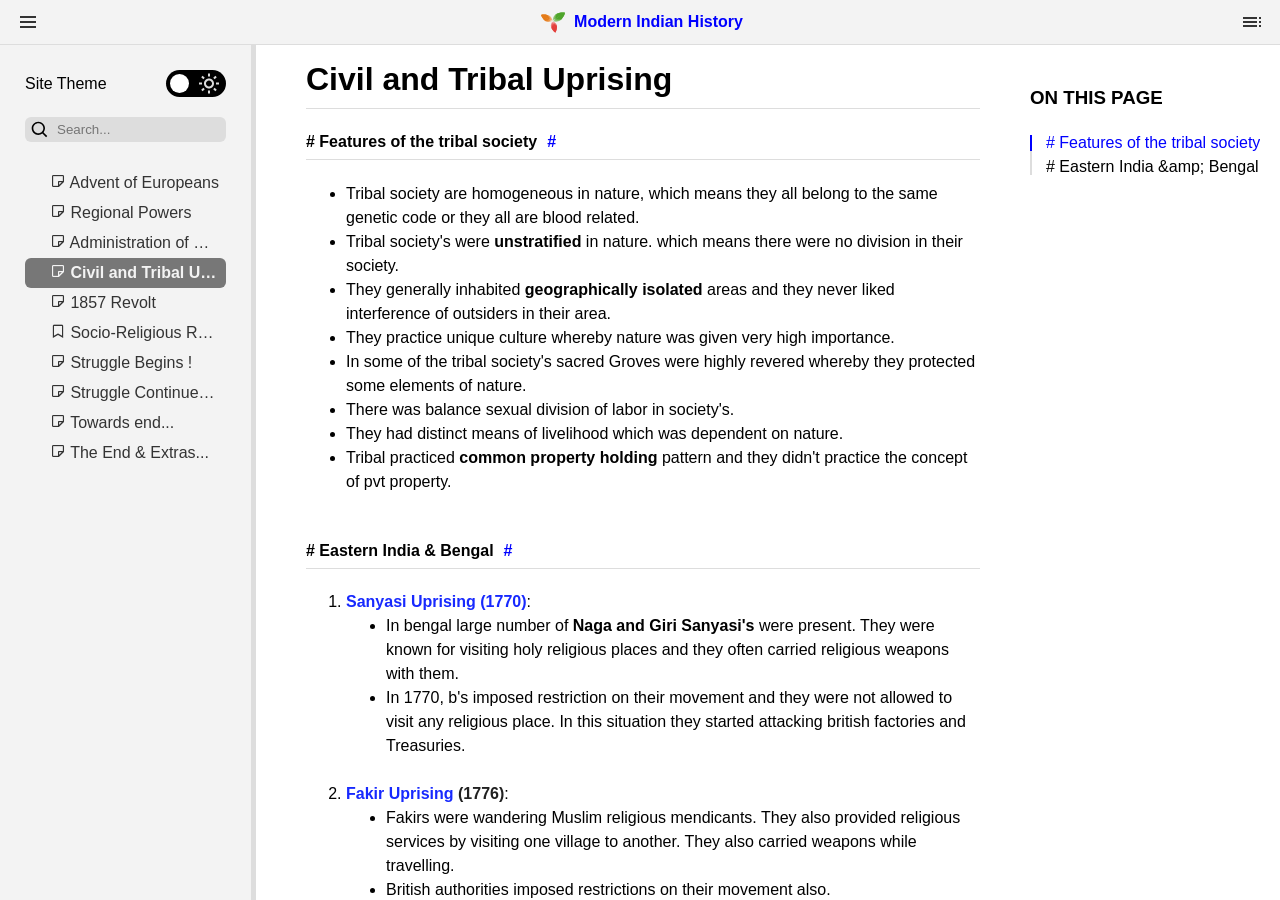
<file: Civil and Tribal Uprising.html>
<!DOCTYPE html>
<html lang="en">
<head>
    
    
    <meta charset="utf-8">
    <meta name="viewport" content="width=device-width, initial-scale=1">

    <link rel="shortcut icon" href="favicon.ico">
    
        <link href="assets/styles.css" rel="stylesheet">
    
        <link href="assets/scripts.css" rel="stylesheet">
    
    
        <script type="module" src="assets/scripts.js"></script>
    
    
    
    
    <title>Civil and Tribal Uprising - Modern Indian History</title>
    <script>
        // Load dark/light theme as soon as possible to avoid color flashes.
        let theme = localStorage.getItem("theme");
        if (!theme) {
            theme = window.matchMedia && window.matchMedia('(prefers-color-scheme: dark)').matches ? "dark" : "light";
        }
        document.documentElement.classList.add(`theme-${theme}`);

        window.glob = {
            isStatic: true,
            theme
        };

        (function() {
            const leftCollapsed = localStorage.getItem("left-pane-collapsed") === "true";
            const tocCollapsed = localStorage.getItem("toc-pane-collapsed") === "true";
            if (leftCollapsed) document.documentElement.classList.add("left-pane-collapsed");
            if (tocCollapsed) document.documentElement.classList.add("toc-pane-collapsed");
        })();
    </script>
    <!-- HTML Meta Tags -->
    <meta name="description" content="">
    <!-- Facebook Meta Tags -->
    <meta property="og:url" content="">
    <meta property="og:type" content="website">
    <meta property="og:title" content="Civil and Tribal Uprising - Modern Indian History">
    <meta property="og:description" content="">
    <meta property="og:image" content="">
    <!-- Twitter Meta Tags -->
    <meta name="twitter:card" content="summary_large_image">
    <meta property="twitter:domain" content="">
    <meta property="twitter:url" content="">
    <meta name="twitter:title" content="Civil and Tribal Uprising - Modern Indian History">
    <meta name="twitter:description" content="">
    <meta name="twitter:image" content="">
    <!-- Meta Tags Generated via https://opengraph.dev -->
    <meta name="theme-color" content="">
    <style id="trilium-icon-packs">
                  @font-face {
                font-family: 'boxicons';
                font-weight: normal;
                font-style: normal;
                src: url('assets/icon-pack-bx.woff2') format('woff2');
            }

            .bx {
                font-family: 'boxicons' !important;
                font-weight: normal;
                font-style: normal;
                font-variant: normal;
                line-height: 1;
                text-rendering: auto;
                display: inline-block;
                text-transform: none;
                -webkit-font-smoothing: antialiased;
                -moz-osx-font-smoothing: grayscale;
            }

            .bx.bx-child::before { content: ""; }
.bx.bxs-balloon::before { content: ""; }
.bx.bxs-coffee-bean::before { content: ""; }
.bx.bxs-pear::before { content: ""; }
.bx.bxs-sushi::before { content: ""; }
.bx.bx-sushi::before { content: ""; }
.bx.bxs-shower::before { content: ""; }
.bx.bx-shower::before { content: ""; }
.bx.bxl-typescript::before { content: ""; }
.bx.bxl-graphql::before { content: ""; }
.bx.bx-rfid::before { content: ""; }
.bx.bxs-universal-access::before { content: ""; }
.bx.bx-universal-access::before { content: ""; }
.bx.bxs-castle::before { content: ""; }
.bx.bxs-shield-minus::before { content: ""; }
.bx.bx-shield-minus::before { content: ""; }
.bx.bxs-shield-plus::before { content: ""; }
.bx.bx-shield-plus::before { content: ""; }
.bx.bx-vertical-bottom::before { content: ""; }
.bx.bx-vertical-top::before { content: ""; }
.bx.bx-horizontal-right::before { content: ""; }
.bx.bx-horizontal-left::before { content: ""; }
.bx.bxs-objects-vertical-bottom::before { content: ""; }
.bx.bx-objects-vertical-bottom::before { content: ""; }
.bx.bxs-objects-vertical-center::before { content: ""; }
.bx.bx-objects-vertical-center::before { content: ""; }
.bx.bxs-objects-vertical-top::before { content: ""; }
.bx.bx-objects-vertical-top::before { content: ""; }
.bx.bxs-objects-horizontal-right::before { content: ""; }
.bx.bx-objects-horizontal-right::before { content: ""; }
.bx.bxs-objects-horizontal-center::before { content: ""; }
.bx.bx-objects-horizontal-center::before { content: ""; }
.bx.bxs-objects-horizontal-left::before { content: ""; }
.bx.bx-objects-horizontal-left::before { content: ""; }
.bx.bxs-color::before { content: ""; }
.bx.bx-color::before { content: ""; }
.bx.bx-reflect-horizontal::before { content: ""; }
.bx.bx-reflect-vertical::before { content: ""; }
.bx.bxl-postgresql::before { content: ""; }
.bx.bxl-mongodb::before { content: ""; }
.bx.bxl-deezer::before { content: ""; }
.bx.bxl-xing::before { content: ""; }
.bx.bx-cart-add::before { content: ""; }
.bx.bx-cart-download::before { content: ""; }
.bx.bx-no-signal::before { content: ""; }
.bx.bx-signal-5::before { content: ""; }
.bx.bx-signal-4::before { content: ""; }
.bx.bx-signal-3::before { content: ""; }
.bx.bx-signal-2::before { content: ""; }
.bx.bx-signal-1::before { content: ""; }
.bx.bxs-cheese::before { content: ""; }
.bx.bx-cheese::before { content: ""; }
.bx.bxs-hard-hat::before { content: ""; }
.bx.bx-hard-hat::before { content: ""; }
.bx.bxs-home-alt-2::before { content: ""; }
.bx.bx-home-alt-2::before { content: ""; }
.bx.bxl-meta::before { content: ""; }
.bx.bxs-lemon::before { content: ""; }
.bx.bx-lemon::before { content: ""; }
.bx.bxs-cable-car::before { content: ""; }
.bx.bx-cable-car::before { content: ""; }
.bx.bxs-cricket-ball::before { content: ""; }
.bx.bx-cricket-ball::before { content: ""; }
.bx.bxs-tree-alt::before { content: ""; }
.bx.bx-male-female::before { content: ""; }
.bx.bxs-invader::before { content: ""; }
.bx.bxs-baguette::before { content: ""; }
.bx.bx-baguette::before { content: ""; }
.bx.bx-fork::before { content: ""; }
.bx.bx-knife::before { content: ""; }
.bx.bxs-circle-half::before { content: ""; }
.bx.bx-circle-half::before { content: ""; }
.bx.bxs-circle-three-quarter::before { content: ""; }
.bx.bx-circle-three-quarter::before { content: ""; }
.bx.bxs-circle-quarter::before { content: ""; }
.bx.bx-circle-quarter::before { content: ""; }
.bx.bxs-bowl-rice::before { content: ""; }
.bx.bx-bowl-rice::before { content: ""; }
.bx.bxs-bowl-hot::before { content: ""; }
.bx.bx-bowl-hot::before { content: ""; }
.bx.bxs-popsicle::before { content: ""; }
.bx.bx-popsicle::before { content: ""; }
.bx.bx-cross::before { content: ""; }
.bx.bx-scatter-chart::before { content: ""; }
.bx.bx-money-withdraw::before { content: ""; }
.bx.bx-candles::before { content: ""; }
.bx.bx-math::before { content: ""; }
.bx.bx-party::before { content: ""; }
.bx.bx-leaf::before { content: ""; }
.bx.bx-injection::before { content: ""; }
.bx.bx-expand-vertical::before { content: ""; }
.bx.bx-expand-horizontal::before { content: ""; }
.bx.bx-collapse-vertical::before { content: ""; }
.bx.bx-collapse-horizontal::before { content: ""; }
.bx.bx-collapse-alt::before { content: ""; }
.bx.bxs-party::before { content: ""; }
.bx.bxs-leaf::before { content: ""; }
.bx.bxs-injection::before { content: ""; }
.bx.bxs-dog::before { content: ""; }
.bx.bxs-cat::before { content: ""; }
.bx.bxl-upwork::before { content: ""; }
.bx.bxl-netlify::before { content: ""; }
.bx.bxl-java::before { content: ""; }
.bx.bxl-heroku::before { content: ""; }
.bx.bxl-go-lang::before { content: ""; }
.bx.bxl-gmail::before { content: ""; }
.bx.bxl-flask::before { content: ""; }
.bx.bxl-99designs::before { content: ""; }
.bx.bxl-venmo::before { content: ""; }
.bx.bx-qr::before { content: ""; }
.bx.bx-qr-scan::before { content: ""; }
.bx.bxl-docker::before { content: ""; }
.bx.bxl-aws::before { content: ""; }
.bx.bxs-hand::before { content: ""; }
.bx.bx-podcast::before { content: ""; }
.bx.bxs-checkbox-minus::before { content: ""; }
.bx.bx-checkbox-minus::before { content: ""; }
.bx.bxs-speaker::before { content: ""; }
.bx.bx-speaker::before { content: ""; }
.bx.bxs-registered::before { content: ""; }
.bx.bx-registered::before { content: ""; }
.bx.bxs-phone-off::before { content: ""; }
.bx.bx-phone-off::before { content: ""; }
.bx.bxl-tiktok::before { content: ""; }
.bx.bxl-sketch::before { content: ""; }
.bx.bxl-steam::before { content: ""; }
.bx.bxl-trip-advisor::before { content: ""; }
.bx.bxl-visual-studio::before { content: ""; }
.bx.bxl-unity::before { content: ""; }
.bx.bxl-php::before { content: ""; }
.bx.bxl-discord-alt::before { content: ""; }
.bx.bxl-flutter::before { content: ""; }
.bx.bxl-mastodon::before { content: ""; }
.bx.bxl-tailwind-css::before { content: ""; }
.bx.bx-buildings::before { content: ""; }
.bx.bxs-buildings::before { content: ""; }
.bx.bx-store-alt::before { content: ""; }
.bx.bxs-store-alt::before { content: ""; }
.bx.bx-bar-chart-alt-2::before { content: ""; }
.bx.bxs-bar-chart-alt-2::before { content: ""; }
.bx.bx-message-dots::before { content: ""; }
.bx.bxs-message-dots::before { content: ""; }
.bx.bx-message-rounded-dots::before { content: ""; }
.bx.bxs-message-rounded-dots::before { content: ""; }
.bx.bxs-devices::before { content: ""; }
.bx.bx-memory-card::before { content: ""; }
.bx.bxs-memory-card::before { content: ""; }
.bx.bx-wallet-alt::before { content: ""; }
.bx.bxs-wallet-alt::before { content: ""; }
.bx.bxs-bank::before { content: ""; }
.bx.bx-slideshow::before { content: ""; }
.bx.bxs-slideshow::before { content: ""; }
.bx.bx-message-square::before { content: ""; }
.bx.bx-message-square-dots::before { content: ""; }
.bx.bxs-message-square::before { content: ""; }
.bx.bxs-message-square-dots::before { content: ""; }
.bx.bx-book-content::before { content: ""; }
.bx.bxs-book-content::before { content: ""; }
.bx.bx-chat::before { content: ""; }
.bx.bxs-chat::before { content: ""; }
.bx.bx-edit-alt::before { content: ""; }
.bx.bxs-edit-alt::before { content: ""; }
.bx.bx-mouse-alt::before { content: ""; }
.bx.bxs-mouse-alt::before { content: ""; }
.bx.bx-bug-alt::before { content: ""; }
.bx.bxs-bug-alt::before { content: ""; }
.bx.bx-notepad::before { content: ""; }
.bx.bxs-notepad::before { content: ""; }
.bx.bx-video-recording::before { content: ""; }
.bx.bxs-video-recording::before { content: ""; }
.bx.bx-shape-square::before { content: ""; }
.bx.bx-shape-triangle::before { content: ""; }
.bx.bxs-direction-left::before { content: ""; }
.bx.bx-ghost::before { content: ""; }
.bx.bxs-ghost::before { content: ""; }
.bx.bx-mail-send::before { content: ""; }
.bx.bx-code-alt::before { content: ""; }
.bx.bx-grid::before { content: ""; }
.bx.bxs-quote-single-left::before { content: ""; }
.bx.bxs-quote-single-right::before { content: ""; }
.bx.bx-user-pin::before { content: ""; }
.bx.bxs-user-pin::before { content: ""; }
.bx.bx-run::before { content: ""; }
.bx.bx-copy-alt::before { content: ""; }
.bx.bxs-copy-alt::before { content: ""; }
.bx.bx-transfer-alt::before { content: ""; }
.bx.bxs-file-doc::before { content: ""; }
.bx.bxs-file-html::before { content: ""; }
.bx.bxs-comment-detail::before { content: ""; }
.bx.bxs-comment-add::before { content: ""; }
.bx.bxs-file-css::before { content: ""; }
.bx.bxs-file-js::before { content: ""; }
.bx.bxs-file-json::before { content: ""; }
.bx.bxs-file-md::before { content: ""; }
.bx.bxs-file-txt::before { content: ""; }
.bx.bxs-file-png::before { content: ""; }
.bx.bxs-file-jpg::before { content: ""; }
.bx.bxs-file-gif::before { content: ""; }
.bx.bxs-analyse::before { content: ""; }
.bx.bx-book-open::before { content: ""; }
.bx.bxs-plane-take-off::before { content: ""; }
.bx.bxs-plane-land::before { content: ""; }
.bx.bxs-parking::before { content: ""; }
.bx.bxs-id-card::before { content: ""; }
.bx.bxs-adjust-alt::before { content: ""; }
.bx.bx-landscape::before { content: ""; }
.bx.bxs-landscape::before { content: ""; }
.bx.bxs-traffic::before { content: ""; }
.bx.bx-comment::before { content: ""; }
.bx.bxs-comment::before { content: ""; }
.bx.bx-comment-dots::before { content: ""; }
.bx.bxs-comment-dots::before { content: ""; }
.bx.bxs-wine::before { content: ""; }
.bx.bx-pyramid::before { content: ""; }
.bx.bxs-pyramid::before { content: ""; }
.bx.bx-cylinder::before { content: ""; }
.bx.bxs-cylinder::before { content: ""; }
.bx.bxs-graduation::before { content: ""; }
.bx.bx-lock-alt::before { content: ""; }
.bx.bxs-lock-alt::before { content: ""; }
.bx.bx-lock-open-alt::before { content: ""; }
.bx.bxs-lock-open-alt::before { content: ""; }
.bx.bxs-hourglass-top::before { content: ""; }
.bx.bxs-hourglass-bottom::before { content: ""; }
.bx.bx-left-arrow-alt::before { content: ""; }
.bx.bx-right-arrow-alt::before { content: ""; }
.bx.bx-up-arrow-alt::before { content: ""; }
.bx.bx-down-arrow-alt::before { content: ""; }
.bx.bx-shape-circle::before { content: ""; }
.bx.bx-cycling::before { content: ""; }
.bx.bx-dna::before { content: ""; }
.bx.bx-bowling-ball::before { content: ""; }
.bx.bxs-bowling-ball::before { content: ""; }
.bx.bx-search-alt-2::before { content: ""; }
.bx.bxs-search-alt-2::before { content: ""; }
.bx.bx-plus-medical::before { content: ""; }
.bx.bx-street-view::before { content: ""; }
.bx.bx-droplet::before { content: ""; }
.bx.bxs-droplet-half::before { content: ""; }
.bx.bx-paint-roll::before { content: ""; }
.bx.bxs-paint-roll::before { content: ""; }
.bx.bx-shield-alt-2::before { content: ""; }
.bx.bxs-shield-alt-2::before { content: ""; }
.bx.bx-error-alt::before { content: ""; }
.bx.bxs-error-alt::before { content: ""; }
.bx.bx-square::before { content: ""; }
.bx.bxs-square::before { content: ""; }
.bx.bx-square-rounded::before { content: ""; }
.bx.bxs-square-rounded::before { content: ""; }
.bx.bx-polygon::before { content: ""; }
.bx.bxs-polygon::before { content: ""; }
.bx.bx-cube-alt::before { content: ""; }
.bx.bxs-cube-alt::before { content: ""; }
.bx.bx-cuboid::before { content: ""; }
.bx.bxs-cuboid::before { content: ""; }
.bx.bx-user-voice::before { content: ""; }
.bx.bxs-user-voice::before { content: ""; }
.bx.bx-accessibility::before { content: ""; }
.bx.bx-building-house::before { content: ""; }
.bx.bxs-building-house::before { content: ""; }
.bx.bx-doughnut-chart::before { content: ""; }
.bx.bxs-doughnut-chart::before { content: ""; }
.bx.bxs-circle::before { content: ""; }
.bx.bx-log-in-circle::before { content: ""; }
.bx.bxs-log-in-circle::before { content: ""; }
.bx.bx-log-out-circle::before { content: ""; }
.bx.bxs-log-out-circle::before { content: ""; }
.bx.bxs-log-in::before { content: ""; }
.bx.bxs-log-out::before { content: ""; }
.bx.bxs-notification::before { content: ""; }
.bx.bxs-notification-off::before { content: ""; }
.bx.bx-check-square::before { content: ""; }
.bx.bxs-check-square::before { content: ""; }
.bx.bx-message-alt::before { content: ""; }
.bx.bxs-message-alt::before { content: ""; }
.bx.bx-message-alt-dots::before { content: ""; }
.bx.bxs-message-alt-dots::before { content: ""; }
.bx.bx-no-entry::before { content: ""; }
.bx.bxs-no-entry::before { content: ""; }
.bx.bxs-traffic-barrier::before { content: ""; }
.bx.bxs-component::before { content: ""; }
.bx.bxs-plane-alt::before { content: ""; }
.bx.bx-palette::before { content: ""; }
.bx.bxs-palette::before { content: ""; }
.bx.bx-basket::before { content: ""; }
.bx.bxs-basket::before { content: ""; }
.bx.bx-purchase-tag-alt::before { content: ""; }
.bx.bxs-purchase-tag-alt::before { content: ""; }
.bx.bx-receipt::before { content: ""; }
.bx.bxs-receipt::before { content: ""; }
.bx.bx-line-chart::before { content: ""; }
.bx.bx-map-pin::before { content: ""; }
.bx.bxs-map-pin::before { content: ""; }
.bx.bx-hive::before { content: ""; }
.bx.bx-band-aid::before { content: ""; }
.bx.bxs-band-aid::before { content: ""; }
.bx.bx-credit-card-alt::before { content: ""; }
.bx.bxs-credit-card-alt::before { content: ""; }
.bx.bxs-credit-card::before { content: ""; }
.bx.bx-wifi-off::before { content: ""; }
.bx.bxs-paint::before { content: ""; }
.bx.bx-brightness-half::before { content: ""; }
.bx.bxs-brightness-half::before { content: ""; }
.bx.bx-brightness::before { content: ""; }
.bx.bxs-brightness::before { content: ""; }
.bx.bx-filter-alt::before { content: ""; }
.bx.bx-dialpad-alt::before { content: ""; }
.bx.bx-border-right::before { content: ""; }
.bx.bx-border-left::before { content: ""; }
.bx.bx-border-top::before { content: ""; }
.bx.bx-border-bottom::before { content: ""; }
.bx.bx-border-all::before { content: ""; }
.bx.bx-mobile-landscape::before { content: ""; }
.bx.bx-mobile-vibration::before { content: ""; }
.bx.bxs-rectangle::before { content: ""; }
.bx.bxs-right-arrow::before { content: ""; }
.bx.bxs-left-arrow::before { content: ""; }
.bx.bxs-up-arrow::before { content: ""; }
.bx.bxs-down-arrow::before { content: ""; }
.bx.bxs-right-top-arrow-circle::before { content: ""; }
.bx.bxs-right-down-arrow-circle::before { content: ""; }
.bx.bxs-left-top-arrow-circle::before { content: ""; }
.bx.bxs-left-down-arrow-circle::before { content: ""; }
.bx.bxs-institution::before { content: ""; }
.bx.bxs-school::before { content: ""; }
.bx.bxs-chalkboard::before { content: ""; }
.bx.bxs-skip-previous-circle::before { content: ""; }
.bx.bxs-skip-next-circle::before { content: ""; }
.bx.bxs-data::before { content: ""; }
.bx.bxs-mobile::before { content: ""; }
.bx.bxs-folder-minus::before { content: ""; }
.bx.bxs-bell-plus::before { content: ""; }
.bx.bxs-bell-minus::before { content: ""; }
.bx.bxs-search::before { content: ""; }
.bx.bxs-zoom-in::before { content: ""; }
.bx.bxs-zoom-out::before { content: ""; }
.bx.bxs-grid::before { content: ""; }
.bx.bxs-user-x::before { content: ""; }
.bx.bxs-user-check::before { content: ""; }
.bx.bxs-compass::before { content: ""; }
.bx.bx-gas-pump::before { content: ""; }
.bx.bxs-stopwatch::before { content: ""; }
.bx.bxs-timer::before { content: ""; }
.bx.bxs-time::before { content: ""; }
.bx.bx-pie-chart-alt-2::before { content: ""; }
.bx.bxs-pie-chart-alt-2::before { content: ""; }
.bx.bx-time-five::before { content: ""; }
.bx.bxs-time-five::before { content: ""; }
.bx.bxl-instagram-alt::before { content: ""; }
.bx.bxs-bookmarks::before { content: ""; }
.bx.bxs-bookmark-minus::before { content: ""; }
.bx.bx-briefcase-alt-2::before { content: ""; }
.bx.bxs-briefcase-alt-2::before { content: ""; }
.bx.bx-brush-alt::before { content: ""; }
.bx.bxs-calendar::before { content: ""; }
.bx.bxs-calendar-alt::before { content: ""; }
.bx.bxs-calendar-plus::before { content: ""; }
.bx.bxs-calendar-minus::before { content: ""; }
.bx.bxs-calendar-x::before { content: ""; }
.bx.bxs-calendar-check::before { content: ""; }
.bx.bxs-calendar-event::before { content: ""; }
.bx.bx-customize::before { content: ""; }
.bx.bxs-customize::before { content: ""; }
.bx.bxs-carousel::before { content: ""; }
.bx.bxs-rewind-circle::before { content: ""; }
.bx.bxs-fast-forward-circle::before { content: ""; }
.bx.bxs-mobile-vibration::before { content: ""; }
.bx.bxs-quote-alt-left::before { content: ""; }
.bx.bxs-quote-alt-right::before { content: ""; }
.bx.bxs-layout::before { content: ""; }
.bx.bx-radio::before { content: ""; }
.bx.bx-printer::before { content: ""; }
.bx.bx-sort-a-z::before { content: ""; }
.bx.bx-sort-z-a::before { content: ""; }
.bx.bx-conversation::before { content: ""; }
.bx.bxs-brush-alt::before { content: ""; }
.bx.bx-exit::before { content: ""; }
.bx.bxs-exit::before { content: ""; }
.bx.bx-extension::before { content: ""; }
.bx.bxs-extension::before { content: ""; }
.bx.bxs-file-find::before { content: ""; }
.bx.bx-face::before { content: ""; }
.bx.bxs-face::before { content: ""; }
.bx.bx-file-find::before { content: ""; }
.bx.bx-label::before { content: ""; }
.bx.bxs-label::before { content: ""; }
.bx.bx-check-shield::before { content: ""; }
.bx.bxs-check-shield::before { content: ""; }
.bx.bx-border-radius::before { content: ""; }
.bx.bx-add-to-queue::before { content: ""; }
.bx.bxs-add-to-queue::before { content: ""; }
.bx.bx-archive-in::before { content: ""; }
.bx.bxs-archive-in::before { content: ""; }
.bx.bx-archive-out::before { content: ""; }
.bx.bxs-archive-out::before { content: ""; }
.bx.bx-alarm-add::before { content: ""; }
.bx.bxs-alarm-add::before { content: ""; }
.bx.bx-space-bar::before { content: ""; }
.bx.bx-image-alt::before { content: ""; }
.bx.bx-image-add::before { content: ""; }
.bx.bxs-image-add::before { content: ""; }
.bx.bx-fridge::before { content: ""; }
.bx.bxs-fridge::before { content: ""; }
.bx.bx-dish::before { content: ""; }
.bx.bxs-dish::before { content: ""; }
.bx.bx-spa::before { content: ""; }
.bx.bxs-spa::before { content: ""; }
.bx.bx-cake::before { content: ""; }
.bx.bxs-cake::before { content: ""; }
.bx.bxs-city::before { content: ""; }
.bx.bx-bolt-circle::before { content: ""; }
.bx.bxs-bolt-circle::before { content: ""; }
.bx.bx-tone::before { content: ""; }
.bx.bx-bitcoin::before { content: ""; }
.bx.bx-lira::before { content: ""; }
.bx.bx-ruble::before { content: ""; }
.bx.bxs-caret-up-circle::before { content: ""; }
.bx.bxs-caret-down-circle::before { content: ""; }
.bx.bxs-caret-left-circle::before { content: ""; }
.bx.bxs-caret-right-circle::before { content: ""; }
.bx.bx-rupee::before { content: ""; }
.bx.bx-euro::before { content: ""; }
.bx.bx-pound::before { content: ""; }
.bx.bx-won::before { content: ""; }
.bx.bx-yen::before { content: ""; }
.bx.bx-shekel::before { content: ""; }
.bx.bxl-facebook-circle::before { content: ""; }
.bx.bxl-jquery::before { content: ""; }
.bx.bxl-imdb::before { content: ""; }
.bx.bxl-pinterest-alt::before { content: ""; }
.bx.bxs-tone::before { content: ""; }
.bx.bx-health::before { content: ""; }
.bx.bxs-baby-carriage::before { content: ""; }
.bx.bx-clinic::before { content: ""; }
.bx.bxs-hand-up::before { content: ""; }
.bx.bxs-hand-right::before { content: ""; }
.bx.bxs-hand-down::before { content: ""; }
.bx.bxs-hand-left::before { content: ""; }
.bx.bx-male::before { content: ""; }
.bx.bx-female::before { content: ""; }
.bx.bx-male-sign::before { content: ""; }
.bx.bx-female-sign::before { content: ""; }
.bx.bxs-clinic::before { content: ""; }
.bx.bxs-offer::before { content: ""; }
.bx.bx-food-tag::before { content: ""; }
.bx.bx-food-menu::before { content: ""; }
.bx.bxs-food-menu::before { content: ""; }
.bx.bxs-camera-plus::before { content: ""; }
.bx.bxs-business::before { content: ""; }
.bx.bx-meh-alt::before { content: ""; }
.bx.bx-wink-tongue::before { content: ""; }
.bx.bx-happy-alt::before { content: ""; }
.bx.bx-cool::before { content: ""; }
.bx.bx-tired::before { content: ""; }
.bx.bx-smile::before { content: ""; }
.bx.bx-angry::before { content: ""; }
.bx.bx-happy-heart-eyes::before { content: ""; }
.bx.bx-dizzy::before { content: ""; }
.bx.bx-wink-smile::before { content: ""; }
.bx.bx-confused::before { content: ""; }
.bx.bx-sleepy::before { content: ""; }
.bx.bx-shocked::before { content: ""; }
.bx.bx-happy-beaming::before { content: ""; }
.bx.bx-meh-blank::before { content: ""; }
.bx.bx-laugh::before { content: ""; }
.bx.bx-upside-down::before { content: ""; }
.bx.bxs-angry::before { content: ""; }
.bx.bxs-happy-heart-eyes::before { content: ""; }
.bx.bxs-dizzy::before { content: ""; }
.bx.bxs-wink-smile::before { content: ""; }
.bx.bxs-smile::before { content: ""; }
.bx.bxs-meh::before { content: ""; }
.bx.bxs-meh-alt::before { content: ""; }
.bx.bxs-confused::before { content: ""; }
.bx.bxs-sleepy::before { content: ""; }
.bx.bxs-sad::before { content: ""; }
.bx.bxs-happy::before { content: ""; }
.bx.bxs-shocked::before { content: ""; }
.bx.bxs-happy-beaming::before { content: ""; }
.bx.bxs-tired::before { content: ""; }
.bx.bxs-cool::before { content: ""; }
.bx.bxs-meh-blank::before { content: ""; }
.bx.bxs-laugh::before { content: ""; }
.bx.bxs-happy-alt::before { content: ""; }
.bx.bxs-upside-down::before { content: ""; }
.bx.bxs-wink-tongue::before { content: ""; }
.bx.bxl-adobe::before { content: ""; }
.bx.bxl-algolia::before { content: ""; }
.bx.bxl-audible::before { content: ""; }
.bx.bxl-figma::before { content: ""; }
.bx.bxl-etsy::before { content: ""; }
.bx.bxl-gitlab::before { content: ""; }
.bx.bxl-patreon::before { content: ""; }
.bx.bxl-redbubble::before { content: ""; }
.bx.bx-diamond::before { content: ""; }
.bx.bxs-comment-error::before { content: ""; }
.bx.bxs-vial::before { content: ""; }
.bx.bx-align-left::before { content: ""; }
.bx.bx-align-middle::before { content: ""; }
.bx.bx-align-right::before { content: ""; }
.bx.bx-arrow-back::before { content: ""; }
.bx.bx-bell-minus::before { content: ""; }
.bx.bx-bell-off::before { content: ""; }
.bx.bx-bell-plus::before { content: ""; }
.bx.bx-bell::before { content: ""; }
.bx.bx-bookmark::before { content: ""; }
.bx.bx-bookmarks::before { content: ""; }
.bx.bx-bullseye::before { content: ""; }
.bx.bx-camera-off::before { content: ""; }
.bx.bx-camera::before { content: ""; }
.bx.bx-captions::before { content: ""; }
.bx.bx-checkbox-checked::before { content: ""; }
.bx.bx-checkbox::before { content: ""; }
.bx.bx-checkbox-square::before { content: ""; }
.bx.bx-chevron-down::before { content: ""; }
.bx.bx-chevron-up::before { content: ""; }
.bx.bx-chevron-left::before { content: ""; }
.bx.bx-chevron-right::before { content: ""; }
.bx.bx-chevrons-down::before { content: ""; }
.bx.bx-chevrons-up::before { content: ""; }
.bx.bx-chevrons-right::before { content: ""; }
.bx.bx-chevrons-left::before { content: ""; }
.bx.bx-clipboard::before { content: ""; }
.bx.bx-code-curly::before { content: ""; }
.bx.bx-code::before { content: ""; }
.bx.bx-coffee::before { content: ""; }
.bx.bx-copy::before { content: ""; }
.bx.bx-copyright::before { content: ""; }
.bx.bx-down-arrow-circle::before { content: ""; }
.bx.bx-error-circle::before { content: ""; }
.bx.bx-error::before { content: ""; }
.bx.bx-exit-fullscreen::before { content: ""; }
.bx.bx-fast-forward-circle::before { content: ""; }
.bx.bx-fast-forward::before { content: ""; }
.bx.bx-first-page::before { content: ""; }
.bx.bx-folder-minus::before { content: ""; }
.bx.bx-folder-plus::before { content: ""; }
.bx.bx-folder::before { content: ""; }
.bx.bx-fullscreen::before { content: ""; }
.bx.bx-hide::before { content: ""; }
.bx.bx-image::before { content: ""; }
.bx.bx-info-circle::before { content: ""; }
.bx.bx-align-justify::before { content: ""; }
.bx.bx-key::before { content: ""; }
.bx.bx-last-page::before { content: ""; }
.bx.bx-left-arrow-circle::before { content: ""; }
.bx.bx-left-down-arrow-circle::before { content: ""; }
.bx.bx-left-indent::before { content: ""; }
.bx.bx-left-top-arrow-circle::before { content: ""; }
.bx.bx-menu::before { content: ""; }
.bx.bx-microphone::before { content: ""; }
.bx.bx-minus-circle::before { content: ""; }
.bx.bx-moon::before { content: ""; }
.bx.bx-pause-circle::before { content: ""; }
.bx.bx-pause::before { content: ""; }
.bx.bx-play-circle::before { content: ""; }
.bx.bx-play::before { content: ""; }
.bx.bx-plus-circle::before { content: ""; }
.bx.bx-question-mark::before { content: ""; }
.bx.bx-radio-circle-marked::before { content: ""; }
.bx.bx-radio-circle::before { content: ""; }
.bx.bx-rectangle::before { content: ""; }
.bx.bx-rewind::before { content: ""; }
.bx.bx-reset::before { content: ""; }
.bx.bx-right-arrow-circle::before { content: ""; }
.bx.bx-right-down-arrow-circle::before { content: ""; }
.bx.bx-right-indent::before { content: ""; }
.bx.bx-right-top-arrow-circle::before { content: ""; }
.bx.bx-rss::before { content: ""; }
.bx.bx-search::before { content: ""; }
.bx.bx-show::before { content: ""; }
.bx.bx-skip-next::before { content: ""; }
.bx.bx-skip-previous::before { content: ""; }
.bx.bx-stop-circle::before { content: ""; }
.bx.bx-stop::before { content: ""; }
.bx.bx-stopwatch::before { content: ""; }
.bx.bx-sync::before { content: ""; }
.bx.bx-time::before { content: ""; }
.bx.bx-toggle-left::before { content: ""; }
.bx.bx-toggle-right::before { content: ""; }
.bx.bx-trending-down::before { content: ""; }
.bx.bx-trending-up::before { content: ""; }
.bx.bx-up-arrow-circle::before { content: ""; }
.bx.bx-vertical-center::before { content: ""; }
.bx.bx-video::before { content: ""; }
.bx.bx-volume-full::before { content: ""; }
.bx.bx-volume-low::before { content: ""; }
.bx.bx-volume-mute::before { content: ""; }
.bx.bx-volume::before { content: ""; }
.bx.bx-x-circle::before { content: ""; }
.bx.bx-zoom-in::before { content: ""; }
.bx.bx-zoom-out::before { content: ""; }
.bx.bx-archive::before { content: ""; }
.bx.bx-at::before { content: ""; }
.bx.bx-bar-chart-alt::before { content: ""; }
.bx.bx-bar-chart-square::before { content: ""; }
.bx.bx-bar-chart::before { content: ""; }
.bx.bx-basketball::before { content: ""; }
.bx.bx-block::before { content: ""; }
.bx.bx-book-bookmark::before { content: ""; }
.bx.bx-book::before { content: ""; }
.bx.bx-bookmark-minus::before { content: ""; }
.bx.bx-bookmark-plus::before { content: ""; }
.bx.bx-briefcase::before { content: ""; }
.bx.bx-broadcast::before { content: ""; }
.bx.bx-building::before { content: ""; }
.bx.bx-bug::before { content: ""; }
.bx.bx-bluetooth::before { content: ""; }
.bx.bx-bulb::before { content: ""; }
.bx.bx-buoy::before { content: ""; }
.bx.bx-calendar-plus::before { content: ""; }
.bx.bx-calendar-check::before { content: ""; }
.bx.bx-calendar-minus::before { content: ""; }
.bx.bx-calendar-x::before { content: ""; }
.bx.bx-calendar::before { content: ""; }
.bx.bx-chart::before { content: ""; }
.bx.bx-cloud-download::before { content: ""; }
.bx.bx-cloud-upload::before { content: ""; }
.bx.bx-cloud::before { content: ""; }
.bx.bx-terminal::before { content: ""; }
.bx.bx-crosshair::before { content: ""; }
.bx.bx-compass::before { content: ""; }
.bx.bx-data::before { content: ""; }
.bx.bx-desktop::before { content: ""; }
.bx.bx-directions::before { content: ""; }
.bx.bx-dollar::before { content: ""; }
.bx.bx-dots-horizontal-rounded::before { content: ""; }
.bx.bx-dots-horizontal::before { content: ""; }
.bx.bx-dots-vertical-rounded::before { content: ""; }
.bx.bx-dots-vertical::before { content: ""; }
.bx.bx-download::before { content: ""; }
.bx.bx-envelope::before { content: ""; }
.bx.bx-gift::before { content: ""; }
.bx.bx-globe::before { content: ""; }
.bx.bx-devices::before { content: ""; }
.bx.bx-headphone::before { content: ""; }
.bx.bx-heart::before { content: ""; }
.bx.bx-home::before { content: ""; }
.bx.bx-laptop::before { content: ""; }
.bx.bx-layer::before { content: ""; }
.bx.bx-link-alt::before { content: ""; }
.bx.bx-link::before { content: ""; }
.bx.bx-list-plus::before { content: ""; }
.bx.bx-list-ul::before { content: ""; }
.bx.bx-list-minus::before { content: ""; }
.bx.bx-lock-open::before { content: ""; }
.bx.bx-lock::before { content: ""; }
.bx.bx-map-alt::before { content: ""; }
.bx.bx-map::before { content: ""; }
.bx.bx-message-rounded::before { content: ""; }
.bx.bx-message::before { content: ""; }
.bx.bx-mobile-alt::before { content: ""; }
.bx.bx-mobile::before { content: ""; }
.bx.bx-navigation::before { content: ""; }
.bx.bx-phone::before { content: ""; }
.bx.bx-pie-chart::before { content: ""; }
.bx.bx-send::before { content: ""; }
.bx.bx-sidebar::before { content: ""; }
.bx.bx-sitemap::before { content: ""; }
.bx.bx-spreadsheet::before { content: ""; }
.bx.bx-tab::before { content: ""; }
.bx.bx-tag::before { content: ""; }
.bx.bx-target-lock::before { content: ""; }
.bx.bx-tennis-ball::before { content: ""; }
.bx.bx-alarm::before { content: ""; }
.bx.bx-upload::before { content: ""; }
.bx.bx-usb::before { content: ""; }
.bx.bx-video-off::before { content: ""; }
.bx.bx-voicemail::before { content: ""; }
.bx.bx-wifi::before { content: ""; }
.bx.bx-window-open::before { content: ""; }
.bx.bx-window::before { content: ""; }
.bx.bx-windows::before { content: ""; }
.bx.bx-duplicate::before { content: ""; }
.bx.bx-table::before { content: ""; }
.bx.bx-x::before { content: ""; }
.bx.bx-adjust::before { content: ""; }
.bx.bx-album::before { content: ""; }
.bx.bx-anchor::before { content: ""; }
.bx.bx-award::before { content: ""; }
.bx.bx-bold::before { content: ""; }
.bx.bx-calculator::before { content: ""; }
.bx.bx-cart::before { content: ""; }
.bx.bx-check::before { content: ""; }
.bx.bx-cloud-drizzle::before { content: ""; }
.bx.bx-cloud-light-rain::before { content: ""; }
.bx.bx-cloud-lightning::before { content: ""; }
.bx.bx-cloud-rain::before { content: ""; }
.bx.bx-cloud-snow::before { content: ""; }
.bx.bx-cog::before { content: ""; }
.bx.bx-columns::before { content: ""; }
.bx.bx-credit-card::before { content: ""; }
.bx.bx-crop::before { content: ""; }
.bx.bx-cube::before { content: ""; }
.bx.bx-cut::before { content: ""; }
.bx.bx-detail::before { content: ""; }
.bx.bx-shield-quarter::before { content: ""; }
.bx.bx-edit::before { content: ""; }
.bx.bx-file::before { content: ""; }
.bx.bx-filter::before { content: ""; }
.bx.bx-font::before { content: ""; }
.bx.bx-git-branch::before { content: ""; }
.bx.bx-git-commit::before { content: ""; }
.bx.bx-git-compare::before { content: ""; }
.bx.bx-git-merge::before { content: ""; }
.bx.bx-git-pull-request::before { content: ""; }
.bx.bx-git-repo-forked::before { content: ""; }
.bx.bx-group::before { content: ""; }
.bx.bx-hash::before { content: ""; }
.bx.bx-heading::before { content: ""; }
.bx.bx-home-alt::before { content: ""; }
.bx.bx-italic::before { content: ""; }
.bx.bx-joystick::before { content: ""; }
.bx.bx-link-external::before { content: ""; }
.bx.bx-log-in::before { content: ""; }
.bx.bx-log-out::before { content: ""; }
.bx.bx-microphone-off::before { content: ""; }
.bx.bx-minus::before { content: ""; }
.bx.bx-mouse::before { content: ""; }
.bx.bx-move::before { content: ""; }
.bx.bx-music::before { content: ""; }
.bx.bx-notification::before { content: ""; }
.bx.bx-package::before { content: ""; }
.bx.bx-paragraph::before { content: ""; }
.bx.bx-paste::before { content: ""; }
.bx.bx-pencil::before { content: ""; }
.bx.bx-pin::before { content: ""; }
.bx.bx-plus::before { content: ""; }
.bx.bx-power-off::before { content: ""; }
.bx.bx-pulse::before { content: ""; }
.bx.bx-save::before { content: ""; }
.bx.bx-screenshot::before { content: ""; }
.bx.bx-select-multiple::before { content: ""; }
.bx.bx-share-alt::before { content: ""; }
.bx.bx-share::before { content: ""; }
.bx.bx-shield-alt::before { content: ""; }
.bx.bx-shield::before { content: ""; }
.bx.bx-shopping-bag::before { content: ""; }
.bx.bx-shuffle::before { content: ""; }
.bx.bx-sort::before { content: ""; }
.bx.bx-star::before { content: ""; }
.bx.bx-sun::before { content: ""; }
.bx.bx-text::before { content: ""; }
.bx.bx-trash::before { content: ""; }
.bx.bx-trophy::before { content: ""; }
.bx.bx-underline::before { content: ""; }
.bx.bx-user-check::before { content: ""; }
.bx.bx-user-circle::before { content: ""; }
.bx.bx-user-minus::before { content: ""; }
.bx.bx-user-plus::before { content: ""; }
.bx.bx-user-x::before { content: ""; }
.bx.bx-user::before { content: ""; }
.bx.bx-barcode::before { content: ""; }
.bx.bx-crown::before { content: ""; }
.bx.bx-dislike::before { content: ""; }
.bx.bx-down-arrow::before { content: ""; }
.bx.bx-export::before { content: ""; }
.bx.bxl-facebook::before { content: ""; }
.bx.bx-first-aid::before { content: ""; }
.bx.bx-flag::before { content: ""; }
.bx.bxl-github::before { content: ""; }
.bx.bxl-google::before { content: ""; }
.bx.bx-history::before { content: ""; }
.bx.bxl-instagram::before { content: ""; }
.bx.bx-joystick-alt::before { content: ""; }
.bx.bx-left-arrow::before { content: ""; }
.bx.bx-like::before { content: ""; }
.bx.bx-list-check::before { content: ""; }
.bx.bx-poll::before { content: ""; }
.bx.bx-radar::before { content: ""; }
.bx.bx-redo::before { content: ""; }
.bx.bx-reply-all::before { content: ""; }
.bx.bx-reply::before { content: ""; }
.bx.bx-repost::before { content: ""; }
.bx.bx-revision::before { content: ""; }
.bx.bx-right-arrow::before { content: ""; }
.bx.bx-subdirectory-left::before { content: ""; }
.bx.bx-subdirectory-right::before { content: ""; }
.bx.bx-support::before { content: ""; }
.bx.bx-timer::before { content: ""; }
.bx.bxl-twitter::before { content: ""; }
.bx.bx-undo::before { content: ""; }
.bx.bx-up-arrow::before { content: ""; }
.bx.bxl-youtube::before { content: ""; }
.bx.bxl-whatsapp::before { content: ""; }
.bx.bxl-tumblr::before { content: ""; }
.bx.bx-phone-call::before { content: ""; }
.bx.bxl-behance::before { content: ""; }
.bx.bxl-dribbble::before { content: ""; }
.bx.bx-aperture::before { content: ""; }
.bx.bx-film::before { content: ""; }
.bx.bx-folder-open::before { content: ""; }
.bx.bx-task::before { content: ""; }
.bx.bx-server::before { content: ""; }
.bx.bx-battery::before { content: ""; }
.bx.bx-calendar-alt::before { content: ""; }
.bx.bx-import::before { content: ""; }
.bx.bx-ruler::before { content: ""; }
.bx.bx-horizontal-center::before { content: ""; }
.bx.bx-rotate-right::before { content: ""; }
.bx.bx-rename::before { content: ""; }
.bx.bx-collapse::before { content: ""; }
.bx.bx-phone-incoming::before { content: ""; }
.bx.bx-phone-outgoing::before { content: ""; }
.bx.bx-body::before { content: ""; }
.bx.bx-cast::before { content: ""; }
.bx.bx-chip::before { content: ""; }
.bx.bx-skip-next-circle::before { content: ""; }
.bx.bx-skip-previous-circle::before { content: ""; }
.bx.bx-hdd::before { content: ""; }
.bx.bx-store::before { content: ""; }
.bx.bx-globe-alt::before { content: ""; }
.bx.bxl-vimeo::before { content: ""; }
.bx.bx-upvote::before { content: ""; }
.bx.bx-downvote::before { content: ""; }
.bx.bx-news::before { content: ""; }
.bx.bx-pie-chart-alt::before { content: ""; }
.bx.bx-images::before { content: ""; }
.bx.bx-purchase-tag::before { content: ""; }
.bx.bx-pen::before { content: ""; }
.bx.bx-expand::before { content: ""; }
.bx.bx-paperclip::before { content: ""; }
.bx.bx-closet::before { content: ""; }
.bx.bx-tv::before { content: ""; }
.bx.bx-collection::before { content: ""; }
.bx.bx-station::before { content: ""; }
.bx.bx-wallet::before { content: ""; }
.bx.bx-briefcase-alt::before { content: ""; }
.bx.bx-hourglass::before { content: ""; }
.bx.bx-carousel::before { content: ""; }
.bx.bx-infinite::before { content: ""; }
.bx.bx-plug::before { content: ""; }
.bx.bx-notification-off::before { content: ""; }
.bx.bx-window-close::before { content: ""; }
.bx.bx-command::before { content: ""; }
.bx.bx-grid-alt::before { content: ""; }
.bx.bx-trash-alt::before { content: ""; }
.bx.bx-chalkboard::before { content: ""; }
.bx.bx-loader::before { content: ""; }
.bx.bx-slider::before { content: ""; }
.bx.bx-paper-plane::before { content: ""; }
.bx.bx-selection::before { content: ""; }
.bx.bxl-linkedin::before { content: ""; }
.bx.bx-world::before { content: ""; }
.bx.bx-dock-bottom::before { content: ""; }
.bx.bx-dock-right::before { content: ""; }
.bx.bx-dock-top::before { content: ""; }
.bx.bx-dock-left::before { content: ""; }
.bx.bx-layout::before { content: ""; }
.bx.bxl-bitcoin::before { content: ""; }
.bx.bxl-facebook-square::before { content: ""; }
.bx.bx-alarm-off::before { content: ""; }
.bx.bx-wrench::before { content: ""; }
.bx.bx-loader-circle::before { content: ""; }
.bx.bx-loader-alt::before { content: ""; }
.bx.bx-car::before { content: ""; }
.bx.bx-cart-alt::before { content: ""; }
.bx.bxs-adjust::before { content: ""; }
.bx.bxs-alarm::before { content: ""; }
.bx.bxs-alarm-off::before { content: ""; }
.bx.bxs-album::before { content: ""; }
.bx.bxs-archive::before { content: ""; }
.bx.bxs-camera::before { content: ""; }
.bx.bxs-camera-off::before { content: ""; }
.bx.bxs-folder::before { content: ""; }
.bx.bxs-folder-plus::before { content: ""; }
.bx.bxs-award::before { content: ""; }
.bx.bxs-bar-chart-square::before { content: ""; }
.bx.bxs-barcode::before { content: ""; }
.bx.bxs-battery::before { content: ""; }
.bx.bxs-battery-charging::before { content: ""; }
.bx.bxs-battery-full::before { content: ""; }
.bx.bxs-bell::before { content: ""; }
.bx.bxs-bell-off::before { content: ""; }
.bx.bxs-bolt::before { content: ""; }
.bx.bxs-book::before { content: ""; }
.bx.bxs-book-bookmark::before { content: ""; }
.bx.bxs-bookmark::before { content: ""; }
.bx.bxs-bookmark-plus::before { content: ""; }
.bx.bxs-book-open::before { content: ""; }
.bx.bxs-bookmark-star::before { content: ""; }
.bx.bxs-briefcase::before { content: ""; }
.bx.bxs-briefcase-alt::before { content: ""; }
.bx.bxs-bug::before { content: ""; }
.bx.bxs-building::before { content: ""; }
.bx.bxs-bulb::before { content: ""; }
.bx.bxs-buoy::before { content: ""; }
.bx.bxs-calculator::before { content: ""; }
.bx.bxs-captions::before { content: ""; }
.bx.bxs-car::before { content: ""; }
.bx.bxs-cart-alt::before { content: ""; }
.bx.bxs-cart::before { content: ""; }
.bx.bxs-chart::before { content: ""; }
.bx.bxs-chip::before { content: ""; }
.bx.bxs-cloud-download::before { content: ""; }
.bx.bxs-cloud-upload::before { content: ""; }
.bx.bxs-cloud::before { content: ""; }
.bx.bxs-coffee::before { content: ""; }
.bx.bxs-cog::before { content: ""; }
.bx.bxs-collection::before { content: ""; }
.bx.bxs-contact::before { content: ""; }
.bx.bxs-copy::before { content: ""; }
.bx.bxs-coupon::before { content: ""; }
.bx.bxs-crown::before { content: ""; }
.bx.bxs-cube::before { content: ""; }
.bx.bxs-detail::before { content: ""; }
.bx.bxs-discount::before { content: ""; }
.bx.bxs-dislike::before { content: ""; }
.bx.bxs-dock-bottom::before { content: ""; }
.bx.bxs-dock-left::before { content: ""; }
.bx.bxs-dock-right::before { content: ""; }
.bx.bxs-dock-top::before { content: ""; }
.bx.bxs-down-arrow-circle::before { content: ""; }
.bx.bxs-download::before { content: ""; }
.bx.bxs-downvote::before { content: ""; }
.bx.bxs-drink::before { content: ""; }
.bx.bxs-droplet::before { content: ""; }
.bx.bxs-duplicate::before { content: ""; }
.bx.bxs-eject::before { content: ""; }
.bx.bxs-envelope::before { content: ""; }
.bx.bxs-error-circle::before { content: ""; }
.bx.bxs-error::before { content: ""; }
.bx.bxs-file-image::before { content: ""; }
.bx.bxs-file::before { content: ""; }
.bx.bxs-filter-alt::before { content: ""; }
.bx.bxs-first-aid::before { content: ""; }
.bx.bxs-flag-alt::before { content: ""; }
.bx.bxs-flag::before { content: ""; }
.bx.bxs-gift::before { content: ""; }
.bx.bxs-grid-alt::before { content: ""; }
.bx.bxs-group::before { content: ""; }
.bx.bxs-hdd::before { content: ""; }
.bx.bxs-heart::before { content: ""; }
.bx.bxs-hide::before { content: ""; }
.bx.bxs-home::before { content: ""; }
.bx.bxs-hot::before { content: ""; }
.bx.bxs-hourglass::before { content: ""; }
.bx.bxs-image::before { content: ""; }
.bx.bxs-inbox::before { content: ""; }
.bx.bxs-info-circle::before { content: ""; }
.bx.bxs-joystick-alt::before { content: ""; }
.bx.bxs-joystick::before { content: ""; }
.bx.bxs-layer::before { content: ""; }
.bx.bxs-left-arrow-circle::before { content: ""; }
.bx.bxs-like::before { content: ""; }
.bx.bxs-lock-open::before { content: ""; }
.bx.bxs-lock::before { content: ""; }
.bx.bxs-map-alt::before { content: ""; }
.bx.bxs-map::before { content: ""; }
.bx.bxs-message-rounded::before { content: ""; }
.bx.bxs-message::before { content: ""; }
.bx.bxs-microphone-off::before { content: ""; }
.bx.bxs-microphone::before { content: ""; }
.bx.bxs-minus-circle::before { content: ""; }
.bx.bxs-moon::before { content: ""; }
.bx.bxs-mouse::before { content: ""; }
.bx.bxs-music::before { content: ""; }
.bx.bxs-navigation::before { content: ""; }
.bx.bxs-news::before { content: ""; }
.bx.bxs-package::before { content: ""; }
.bx.bxs-paper-plane::before { content: ""; }
.bx.bxs-paste::before { content: ""; }
.bx.bxs-pen::before { content: ""; }
.bx.bxs-pencil::before { content: ""; }
.bx.bxs-phone-call::before { content: ""; }
.bx.bxs-phone-incoming::before { content: ""; }
.bx.bxs-phone-outgoing::before { content: ""; }
.bx.bxs-phone::before { content: ""; }
.bx.bxs-pie-chart-alt::before { content: ""; }
.bx.bxs-pie-chart::before { content: ""; }
.bx.bxs-pin::before { content: ""; }
.bx.bxs-playlist::before { content: ""; }
.bx.bxs-plug::before { content: ""; }
.bx.bxs-plus-circle::before { content: ""; }
.bx.bxs-printer::before { content: ""; }
.bx.bxs-purchase-tag::before { content: ""; }
.bx.bxs-quote-left::before { content: ""; }
.bx.bxs-quote-right::before { content: ""; }
.bx.bxs-radio::before { content: ""; }
.bx.bxs-rename::before { content: ""; }
.bx.bxs-report::before { content: ""; }
.bx.bxs-right-arrow-circle::before { content: ""; }
.bx.bxs-ruler::before { content: ""; }
.bx.bxs-save::before { content: ""; }
.bx.bxs-sort-alt::before { content: ""; }
.bx.bxs-select-multiple::before { content: ""; }
.bx.bxs-send::before { content: ""; }
.bx.bxs-server::before { content: ""; }
.bx.bxs-share-alt::before { content: ""; }
.bx.bxs-share::before { content: ""; }
.bx.bxs-shield::before { content: ""; }
.bx.bxs-shopping-bag-alt::before { content: ""; }
.bx.bxs-shopping-bag::before { content: ""; }
.bx.bxs-show::before { content: ""; }
.bx.bx-happy::before { content: ""; }
.bx.bx-meh::before { content: ""; }
.bx.bx-sad::before { content: ""; }
.bx.bxs-spreadsheet::before { content: ""; }
.bx.bxs-star::before { content: ""; }
.bx.bxs-store::before { content: ""; }
.bx.bxs-sun::before { content: ""; }
.bx.bxs-t-shirt::before { content: ""; }
.bx.bxs-tag-x::before { content: ""; }
.bx.bxs-tag::before { content: ""; }
.bx.bxs-tennis-ball::before { content: ""; }
.bx.bxs-terminal::before { content: ""; }
.bx.bxs-to-top::before { content: ""; }
.bx.bxs-toggle-left::before { content: ""; }
.bx.bxs-toggle-right::before { content: ""; }
.bx.bxs-torch::before { content: ""; }
.bx.bxs-trash-alt::before { content: ""; }
.bx.bxs-trash::before { content: ""; }
.bx.bxs-trophy::before { content: ""; }
.bx.bxs-truck::before { content: ""; }
.bx.bxs-up-arrow-circle::before { content: ""; }
.bx.bxs-upvote::before { content: ""; }
.bx.bxs-user-circle::before { content: ""; }
.bx.bxs-user-detail::before { content: ""; }
.bx.bxs-user-minus::before { content: ""; }
.bx.bxs-user-plus::before { content: ""; }
.bx.bxs-user::before { content: ""; }
.bx.bxs-video-off::before { content: ""; }
.bx.bxs-video::before { content: ""; }
.bx.bxs-videos::before { content: ""; }
.bx.bxs-volume-full::before { content: ""; }
.bx.bxs-volume-low::before { content: ""; }
.bx.bxs-volume-mute::before { content: ""; }
.bx.bxs-volume::before { content: ""; }
.bx.bxs-wallet::before { content: ""; }
.bx.bxs-watch-alt::before { content: ""; }
.bx.bxs-watch::before { content: ""; }
.bx.bxs-widget::before { content: ""; }
.bx.bxs-wrench::before { content: ""; }
.bx.bxs-x-circle::before { content: ""; }
.bx.bxs-zap::before { content: ""; }
.bx.bxs-folder-open::before { content: ""; }
.bx.bxs-battery-low::before { content: ""; }
.bx.bxs-conversation::before { content: ""; }
.bx.bxs-dashboard::before { content: ""; }
.bx.bxs-file-plus::before { content: ""; }
.bx.bx-slider-alt::before { content: ""; }
.bx.bxl-google-plus::before { content: ""; }
.bx.bxl-google-plus-circle::before { content: ""; }
.bx.bxl-linkedin-square::before { content: ""; }
.bx.bxl-medium::before { content: ""; }
.bx.bxl-medium-square::before { content: ""; }
.bx.bxl-skype::before { content: ""; }
.bx.bxl-slack-old::before { content: ""; }
.bx.bxl-slack::before { content: ""; }
.bx.bxl-twitch::before { content: ""; }
.bx.bxl-discord::before { content: ""; }
.bx.bxl-reddit::before { content: ""; }
.bx.bxl-pinterest::before { content: ""; }
.bx.bxl-blogger::before { content: ""; }
.bx.bx-certification::before { content: ""; }
.bx.bxs-certification::before { content: ""; }
.bx.bx-rocket::before { content: ""; }
.bx.bxs-rocket::before { content: ""; }
.bx.bx-check-circle::before { content: ""; }
.bx.bxs-check-circle::before { content: ""; }
.bx.bxs-checkbox::before { content: ""; }
.bx.bxs-checkbox-checked::before { content: ""; }
.bx.bxs-star-half::before { content: ""; }
.bx.bx-bus::before { content: ""; }
.bx.bxs-bus::before { content: ""; }
.bx.bx-check-double::before { content: ""; }
.bx.bx-dumbbell::before { content: ""; }
.bx.bx-bot::before { content: ""; }
.bx.bx-area::before { content: ""; }
.bx.bxs-bot::before { content: ""; }
.bx.bxs-area::before { content: ""; }
.bx.bx-bed::before { content: ""; }
.bx.bxs-bed::before { content: ""; }
.bx.bx-bath::before { content: ""; }
.bx.bxs-bath::before { content: ""; }
.bx.bx-train::before { content: ""; }
.bx.bxs-train::before { content: ""; }
.bx.bx-taxi::before { content: ""; }
.bx.bxs-taxi::before { content: ""; }
.bx.bx-movie::before { content: ""; }
.bx.bxs-movie::before { content: ""; }
.bx.bx-hotel::before { content: ""; }
.bx.bx-planet::before { content: ""; }
.bx.bxs-planet::before { content: ""; }
.bx.bx-list-ol::before { content: ""; }
.bx.bx-video-plus::before { content: ""; }
.bx.bxs-video-plus::before { content: ""; }
.bx.bx-menu-alt-left::before { content: ""; }
.bx.bx-menu-alt-right::before { content: ""; }
.bx.bx-box::before { content: ""; }
.bx.bxs-box::before { content: ""; }
.bx.bxs-key::before { content: ""; }
.bx.bx-restaurant::before { content: ""; }
.bx.bx-swim::before { content: ""; }
.bx.bx-water::before { content: ""; }
.bx.bx-wind::before { content: ""; }
.bx.bx-dialpad::before { content: ""; }
.bx.bx-handicap::before { content: ""; }
.bx.bx-font-size::before { content: ""; }
.bx.bx-code-block::before { content: ""; }
.bx.bx-photo-album::before { content: ""; }
.bx.bxs-photo-album::before { content: ""; }
.bx.bxs-bell-ring::before { content: ""; }
.bx.bxl-apple::before { content: ""; }
.bx.bxl-android::before { content: ""; }
.bx.bxl-play-store::before { content: ""; }
.bx.bxl-windows::before { content: ""; }
.bx.bxl-vk::before { content: ""; }
.bx.bxl-pocket::before { content: ""; }
.bx.bx-strikethrough::before { content: ""; }
.bx.bx-file-blank::before { content: ""; }
.bx.bxs-file-blank::before { content: ""; }
.bx.bx-highlight::before { content: ""; }
.bx.bx-font-color::before { content: ""; }
.bx.bx-fingerprint::before { content: ""; }
.bx.bx-transfer::before { content: ""; }
.bx.bx-circle::before { content: ""; }
.bx.bxs-edit::before { content: ""; }
.bx.bx-ball::before { content: ""; }
.bx.bxs-ball::before { content: ""; }
.bx.bx-football::before { content: ""; }
.bx.bxs-film::before { content: ""; }
.bx.bx-dollar-circle::before { content: ""; }
.bx.bxs-dollar-circle::before { content: ""; }
.bx.bxs-skull::before { content: ""; }
.bx.bxl-messenger::before { content: ""; }
.bx.bx-search-alt::before { content: ""; }
.bx.bxs-image-alt::before { content: ""; }
.bx.bxs-microphone-alt::before { content: ""; }
.bx.bx-analyse::before { content: ""; }
.bx.bxs-x-square::before { content: ""; }
.bx.bxs-plus-square::before { content: ""; }
.bx.bxs-minus-square::before { content: ""; }
.bx.bx-disc::before { content: ""; }
.bx.bxs-disc::before { content: ""; }
.bx.bx-equalizer::before { content: ""; }
.bx.bx-stats::before { content: ""; }
.bx.bx-move-horizontal::before { content: ""; }
.bx.bx-move-vertical::before { content: ""; }
.bx.bxs-flame::before { content: ""; }
.bx.bx-grid-horizontal::before { content: ""; }
.bx.bx-grid-vertical::before { content: ""; }
.bx.bx-grid-small::before { content: ""; }
.bx.bx-badge::before { content: ""; }
.bx.bxs-badge::before { content: ""; }
.bx.bx-id-card::before { content: ""; }
.bx.bx-sort-up::before { content: ""; }
.bx.bx-sort-down::before { content: ""; }
.bx.bx-note::before { content: ""; }
.bx.bxs-note::before { content: ""; }
.bx.bx-test-tube::before { content: ""; }
.bx.bx-help-circle::before { content: ""; }
.bx.bxs-help-circle::before { content: ""; }
.bx.bx-card::before { content: ""; }
.bx.bxs-card::before { content: ""; }
.bx.bx-rewind-circle::before { content: ""; }
.bx.bx-magnet::before { content: ""; }
.bx.bxs-magnet::before { content: ""; }
.bx.bxl-500px::before { content: ""; }
.bx.bxl-angular::before { content: ""; }
.bx.bxl-codepen::before { content: ""; }
.bx.bxl-creative-commons::before { content: ""; }
.bx.bxl-digitalocean::before { content: ""; }
.bx.bxl-deviantart::before { content: ""; }
.bx.bxl-discourse::before { content: ""; }
.bx.bxl-dropbox::before { content: ""; }
.bx.bxl-drupal::before { content: ""; }
.bx.bxl-ebay::before { content: ""; }
.bx.bxl-amazon::before { content: ""; }
.bx.bxl-digg::before { content: ""; }
.bx.bxl-unsplash::before { content: ""; }
.bx.bxl-wikipedia::before { content: ""; }
.bx.bxl-sass::before { content: ""; }
.bx.bxl-foursquare::before { content: ""; }
.bx.bxl-invision::before { content: ""; }
.bx.bxl-opera::before { content: ""; }
.bx.bxl-airbnb::before { content: ""; }
.bx.bxl-yelp::before { content: ""; }
.bx.bxl-quora::before { content: ""; }
.bx.bxl-git::before { content: ""; }
.bx.bxl-html5::before { content: ""; }
.bx.bxl-product-hunt::before { content: ""; }
.bx.bxl-magento::before { content: ""; }
.bx.bxl-stack-overflow::before { content: ""; }
.bx.bxl-firefox::before { content: ""; }
.bx.bxl-javascript::before { content: ""; }
.bx.bxl-nodejs::before { content: ""; }
.bx.bxl-kickstarter::before { content: ""; }
.bx.bxl-vuejs::before { content: ""; }
.bx.bxl-bing::before { content: ""; }
.bx.bxl-react::before { content: ""; }
.bx.bxl-periscope::before { content: ""; }
.bx.bxl-wordpress::before { content: ""; }
.bx.bxl-telegram::before { content: ""; }
.bx.bxl-stripe::before { content: ""; }
.bx.bxl-edge::before { content: ""; }
.bx.bxl-paypal::before { content: ""; }
.bx.bxl-internet-explorer::before { content: ""; }
.bx.bxl-joomla::before { content: ""; }
.bx.bxl-dailymotion::before { content: ""; }
.bx.bxl-chrome::before { content: ""; }
.bx.bxl-baidu::before { content: ""; }
.bx.bxl-visa::before { content: ""; }
.bx.bxl-mastercard::before { content: ""; }
.bx.bxl-redux::before { content: ""; }
.bx.bxl-bootstrap::before { content: ""; }
.bx.bxl-yahoo::before { content: ""; }
.bx.bxl-microsoft::before { content: ""; }
.bx.bxl-css3::before { content: ""; }
.bx.bxl-jsfiddle::before { content: ""; }
.bx.bxl-shopify::before { content: ""; }
.bx.bxl-flickr::before { content: ""; }
.bx.bxl-less::before { content: ""; }
.bx.bxl-snapchat::before { content: ""; }
.bx.bxl-soundcloud::before { content: ""; }
.bx.bxl-spotify::before { content: ""; }
.bx.bxl-trello::before { content: ""; }
.bx.bxl-wix::before { content: ""; }
.bx.bxl-mailchimp::before { content: ""; }
.bx.bxl-medium-old::before { content: ""; }
.bx.bxl-squarespace::before { content: ""; }
.bx.bxl-whatsapp-square::before { content: ""; }
.bx.bxl-flickr-square::before { content: ""; }
.bx.bxs-ambulance::before { content: ""; }
.bx.bxs-left-arrow-square::before { content: ""; }
.bx.bxs-up-arrow-square::before { content: ""; }
.bx.bxs-down-arrow-square::before { content: ""; }
.bx.bxs-right-arrow-square::before { content: ""; }
.bx.bxs-user-badge::before { content: ""; }
.bx.bx-calendar-event::before { content: ""; }
.bx.bx-caret-left::before { content: ""; }
.bx.bx-caret-up::before { content: ""; }
.bx.bx-caret-right::before { content: ""; }
.bx.bx-caret-down::before { content: ""; }
.bx.bxs-gas-pump::before { content: ""; }
.bx.bxs-landmark::before { content: ""; }
.bx.bx-show-alt::before { content: ""; }
.bx.bx-badge-check::before { content: ""; }
.bx.bxs-badge-check::before { content: ""; }
.bx.bx-rotate-left::before { content: ""; }
.bx.bxs-coffee-alt::before { content: ""; }
.bx.bx-brush::before { content: ""; }
.bx.bxs-brush::before { content: ""; }
.bx.bxs-keyboard::before { content: ""; }
.bx.bxs-megaphone::before { content: ""; }
.bx.bxs-directions::before { content: ""; }
.bx.bxs-direction-right::before { content: ""; }
.bx.bx-unlink::before { content: ""; }
.bx.bx-paint::before { content: ""; }
.bx.bx-joystick-button::before { content: ""; }
.bx.bxs-joystick-button::before { content: ""; }
.bx.bx-font-family::before { content: ""; }
.bx.bxs-flask::before { content: ""; }
.bx.bxs-capsule::before { content: ""; }
.bx.bxs-color-fill::before { content: ""; }
.bx.bxs-hotel::before { content: ""; }
.bx.bxs-magic-wand::before { content: ""; }
.bx.bx-repeat::before { content: ""; }
.bx.bxs-eraser::before { content: ""; }
.bx.bxs-cloud-rain::before { content: ""; }
.bx.bxs-cloud-lightning::before { content: ""; }
.bx.bxs-eyedropper::before { content: ""; }
.bx.bxs-user-rectangle::before { content: ""; }
.bx.bxs-plane::before { content: ""; }
.bx.bxs-tree::before { content: ""; }
.bx.bxs-factory::before { content: ""; }
.bx.bxs-ship::before { content: ""; }
.bx.bx-walk::before { content: ""; }
.bx.bxs-yin-yang::before { content: ""; }
.bx.bxs-file-pdf::before { content: ""; }
.bx.bx-money::before { content: ""; }
.bx.bx-home-circle::before { content: ""; }
.bx.bxs-home-circle::before { content: ""; }
.bx.bx-location-plus::before { content: ""; }
.bx.bxs-location-plus::before { content: ""; }
.bx.bx-arch::before { content: ""; }
.bx.bxs-arch::before { content: ""; }
.bx.bx-atom::before { content: ""; }
.bx.bxs-badge-dollar::before { content: ""; }
.bx.bx-baseball::before { content: ""; }
.bx.bx-beer::before { content: ""; }
.bx.bxs-beer::before { content: ""; }
.bx.bx-bible::before { content: ""; }
.bx.bxs-bible::before { content: ""; }
.bx.bx-bomb::before { content: ""; }
.bx.bxs-bomb::before { content: ""; }
.bx.bx-bus-school::before { content: ""; }
.bx.bxs-bus-school::before { content: ""; }
.bx.bx-cabinet::before { content: ""; }
.bx.bxs-cabinet::before { content: ""; }
.bx.bx-calendar-edit::before { content: ""; }
.bx.bxs-calendar-edit::before { content: ""; }
.bx.bxs-car-wash::before { content: ""; }
.bx.bxs-car-garage::before { content: ""; }
.bx.bxs-car-mechanic::before { content: ""; }
.bx.bxs-car-crash::before { content: ""; }
.bx.bx-coffee-togo::before { content: ""; }
.bx.bxs-coffee-togo::before { content: ""; }
.bx.bxs-chess::before { content: ""; }
.bx.bxs-dryer::before { content: ""; }
.bx.bxs-washer::before { content: ""; }
.bx.bx-pointer::before { content: ""; }
.bx.bxs-pointer::before { content: ""; }
.bx.bx-microchip::before { content: ""; }
.bx.bxs-microchip::before { content: ""; }
.bx.bxs-piano::before { content: ""; }
.bx.bxs-file-export::before { content: ""; }
.bx.bxs-file-import::before { content: ""; }
.bx.bxs-flag-checkered::before { content: ""; }
.bx.bx-heart-circle::before { content: ""; }
.bx.bxs-heart-circle::before { content: ""; }
.bx.bx-heart-square::before { content: ""; }
.bx.bxs-heart-square::before { content: ""; }
.bx.bx-home-heart::before { content: ""; }
.bx.bxs-home-heart::before { content: ""; }
.bx.bx-info-square::before { content: ""; }
.bx.bxs-info-square::before { content: ""; }
.bx.bx-layer-plus::before { content: ""; }
.bx.bxs-layer-plus::before { content: ""; }
.bx.bx-layer-minus::before { content: ""; }
.bx.bxs-layer-minus::before { content: ""; }
.bx.bx-recycle::before { content: ""; }
.bx.bx-traffic-cone::before { content: ""; }
.bx.bxs-traffic-cone::before { content: ""; }
.bx.bx-wifi-2::before { content: ""; }
.bx.bx-wifi-1::before { content: ""; }
.bx.bx-wifi-0::before { content: ""; }
.bx.bx-mask::before { content: ""; }
.bx.bxs-mask::before { content: ""; }
.bx.bx-low-vision::before { content: ""; }
.bx.bxs-low-vision::before { content: ""; }
.bx.bxs-radiation::before { content: ""; }
.bx.bx-been-here::before { content: ""; }
.bx.bxs-been-here::before { content: ""; }
.bx.bx-current-location::before { content: ""; }
.bx.bx-arrow-from-top::before { content: ""; }
.bx.bxs-arrow-from-top::before { content: ""; }
.bx.bx-arrow-from-bottom::before { content: ""; }
.bx.bxs-arrow-from-bottom::before { content: ""; }
.bx.bx-arrow-from-left::before { content: ""; }
.bx.bxs-arrow-from-left::before { content: ""; }
.bx.bx-arrow-from-right::before { content: ""; }
.bx.bxs-arrow-from-right::before { content: ""; }
.bx.bx-arrow-to-right::before { content: ""; }
.bx.bxs-arrow-to-right::before { content: ""; }
.bx.bx-arrow-to-left::before { content: ""; }
.bx.bxs-arrow-to-left::before { content: ""; }
.bx.bx-arrow-to-top::before { content: ""; }
.bx.bxs-arrow-to-top::before { content: ""; }
.bx.bx-arrow-to-bottom::before { content: ""; }
.bx.bxs-arrow-to-bottom::before { content: ""; }
.bx.bx-book-reader::before { content: ""; }
.bx.bxs-book-reader::before { content: ""; }
.bx.bxs-edit-location::before { content: ""; }
.bx.bxs-ev-station::before { content: ""; }
.bx.bxs-shapes::before { content: ""; }
.bx.bxs-florist::before { content: ""; }
.bx.bxs-pizza::before { content: ""; }
.bx.bx-scan::before { content: ""; }
.bx.bx-calendar-week::before { content: ""; }
.bx.bxs-calendar-week::before { content: ""; }
.bx.bx-glasses::before { content: ""; }
.bx.bx-glasses-alt::before { content: ""; }
.bx.bx-border-none::before { content: ""; }
.bx.bx-border-inner::before { content: ""; }
.bx.bx-dice-1::before { content: ""; }
.bx.bxs-dice-1::before { content: ""; }
.bx.bx-dice-2::before { content: ""; }
.bx.bxs-dice-2::before { content: ""; }
.bx.bx-dice-3::before { content: ""; }
.bx.bxs-dice-3::before { content: ""; }
.bx.bx-dice-4::before { content: ""; }
.bx.bxs-dice-4::before { content: ""; }
.bx.bx-dice-5::before { content: ""; }
.bx.bxs-dice-5::before { content: ""; }
.bx.bx-dice-6::before { content: ""; }
.bx.bxs-dice-6::before { content: ""; }
.bx.bx-webcam::before { content: ""; }
.bx.bxs-webcam::before { content: ""; }
.bx.bx-spray-can::before { content: ""; }
.bx.bxs-spray-can::before { content: ""; }
.bx.bxs-file-archive::before { content: ""; }
.bx.bx-sticker::before { content: ""; }
.bx.bxs-sticker::before { content: ""; }
.bx.bx-tachometer::before { content: ""; }
.bx.bxs-tachometer::before { content: ""; }
.bx.bxs-thermometer::before { content: ""; }
.bx.bx-game::before { content: ""; }
.bx.bxs-game::before { content: ""; }
.bx.bx-abacus::before { content: ""; }
.bx.bx-alarm-snooze::before { content: ""; }
.bx.bxs-alarm-snooze::before { content: ""; }
.bx.bx-alarm-exclamation::before { content: ""; }
.bx.bxs-alarm-exclamation::before { content: ""; }
.bx.bxs-chevrons-left::before { content: ""; }
.bx.bxs-chevrons-right::before { content: ""; }
.bx.bxs-chevrons-up::before { content: ""; }
.bx.bxs-chevrons-down::before { content: ""; }
.bx.bxs-chevron-down::before { content: ""; }
.bx.bxs-chevron-up::before { content: ""; }
.bx.bxs-chevron-right::before { content: ""; }
.bx.bxs-chevron-left::before { content: ""; }
.bx.bxs-guitar-amp::before { content: ""; }
.bx.bxs-up-arrow-alt::before { content: ""; }
.bx.bxs-down-arrow-alt::before { content: ""; }
.bx.bxs-left-arrow-alt::before { content: ""; }
.bx.bxs-right-arrow-alt::before { content: ""; }
.bx.bx-medal::before { content: ""; }
.bx.bxs-medal::before { content: ""; }
.bx.bxs-shopping-bags::before { content: ""; }
.bx.bxs-baseball::before { content: ""; }
.bx.bx-task-x::before { content: ""; }
.bx.bxs-basketball::before { content: ""; }
.bx.bx-barcode-reader::before { content: ""; }
.bx.bx-blanket::before { content: ""; }
.bx.bxs-blanket::before { content: ""; }
.bx.bxs-binoculars::before { content: ""; }
.bx.bx-bone::before { content: ""; }
.bx.bxs-bone::before { content: ""; }
.bx.bx-bong::before { content: ""; }
.bx.bxs-bong::before { content: ""; }
.bx.bx-book-alt::before { content: ""; }
.bx.bxs-book-alt::before { content: ""; }
.bx.bx-book-heart::before { content: ""; }
.bx.bxs-book-heart::before { content: ""; }
.bx.bx-book-add::before { content: ""; }
.bx.bxs-book-add::before { content: ""; }
.bx.bx-bracket::before { content: ""; }
.bx.bx-brain::before { content: ""; }
.bx.bxs-brain::before { content: ""; }
.bx.bx-border-outer::before { content: ""; }
.bx.bx-braille::before { content: ""; }
.bx.bx-window-alt::before { content: ""; }
.bx.bxs-window-alt::before { content: ""; }
.bx.bx-calendar-heart::before { content: ""; }
.bx.bxs-calendar-heart::before { content: ""; }
.bx.bx-wine::before { content: ""; }
.bx.bx-vial::before { content: ""; }
.bx.bx-color-fill::before { content: ""; }
.bx.bx-capsule::before { content: ""; }
.bx.bx-eraser::before { content: ""; }
.bx.bx-drink::before { content: ""; }
.bx.bx-cctv::before { content: ""; }
.bx.bxs-cctv::before { content: ""; }
.bx.bx-chair::before { content: ""; }
.bx.bx-network-chart::before { content: ""; }
.bx.bxs-network-chart::before { content: ""; }
.bx.bx-vector::before { content: ""; }
.bx.bxs-vector::before { content: ""; }
.bx.bx-calendar-exclamation::before { content: ""; }
.bx.bxs-calendar-exclamation::before { content: ""; }
.bx.bx-calendar-star::before { content: ""; }
.bx.bxs-calendar-star::before { content: ""; }
.bx.bx-camera-home::before { content: ""; }
.bx.bxs-camera-home::before { content: ""; }
.bx.bx-camera-movie::before { content: ""; }
.bx.bxs-camera-movie::before { content: ""; }
.bx.bxs-backpack::before { content: ""; }
.bx.bxs-cart-download::before { content: ""; }
.bx.bxs-cart-add::before { content: ""; }
.bx.bxs-car-battery::before { content: ""; }
.bx.bx-caret-right-circle::before { content: ""; }
.bx.bx-caret-left-circle::before { content: ""; }
.bx.bx-caret-up-circle::before { content: ""; }
.bx.bx-caret-down-circle::before { content: ""; }
.bx.bx-caret-right-square::before { content: ""; }
.bx.bxs-caret-right-square::before { content: ""; }
.bx.bx-caret-up-square::before { content: ""; }
.bx.bxs-caret-up-square::before { content: ""; }
.bx.bx-caret-left-square::before { content: ""; }
.bx.bxs-caret-left-square::before { content: ""; }
.bx.bx-caret-down-square::before { content: ""; }
.bx.bxs-caret-down-square::before { content: ""; }
.bx.bx-shield-x::before { content: ""; }
.bx.bxs-shield-x::before { content: ""; }
.bx.bx-line-chart-down::before { content: ""; }
.bx.bx-chevron-down-circle::before { content: ""; }
.bx.bxs-chevron-down-circle::before { content: ""; }
.bx.bx-chevron-up-circle::before { content: ""; }
.bx.bxs-chevron-up-circle::before { content: ""; }
.bx.bx-chevron-left-circle::before { content: ""; }
.bx.bxs-chevron-left-circle::before { content: ""; }
.bx.bx-chevron-right-circle::before { content: ""; }
.bx.bxs-chevron-right-circle::before { content: ""; }
.bx.bx-chevron-down-square::before { content: ""; }
.bx.bxs-chevron-down-square::before { content: ""; }
.bx.bx-chevron-up-square::before { content: ""; }
.bx.bxs-chevron-up-square::before { content: ""; }
.bx.bx-chevron-left-square::before { content: ""; }
.bx.bxs-chevron-left-square::before { content: ""; }
.bx.bx-chevron-right-square::before { content: ""; }
.bx.bxs-chevron-right-square::before { content: ""; }
.bx.bx-church::before { content: ""; }
.bx.bxs-church::before { content: ""; }
.bx.bx-coin::before { content: ""; }
.bx.bxs-coin::before { content: ""; }
.bx.bx-coin-stack::before { content: ""; }
.bx.bxs-coin-stack::before { content: ""; }
.bx.bx-unite::before { content: ""; }
.bx.bx-minus-front::before { content: ""; }
.bx.bx-intersect::before { content: ""; }
.bx.bx-exclude::before { content: ""; }
.bx.bx-minus-back::before { content: ""; }
.bx.bx-merge::before { content: ""; }
.bx.bx-trim::before { content: ""; }
.bx.bx-outline::before { content: ""; }
.bx.bxs-bullseye::before { content: ""; }
.bx.bx-meteor::before { content: ""; }
.bx.bxs-meteor::before { content: ""; }
.bx.bx-refresh::before { content: ""; }
.bx.bx-home-smile::before { content: ""; }
.bx.bxs-home-smile::before { content: ""; }
.bx.bx-envelope-open::before { content: ""; }
.bx.bxs-envelope-open::before { content: ""; }
.bx.bxl-dev-to::before { content: ""; }
.bx.bx-message-alt-add::before { content: ""; }
.bx.bxs-message-alt-add::before { content: ""; }
.bx.bx-message-alt-check::before { content: ""; }
.bx.bxs-message-alt-check::before { content: ""; }
.bx.bx-message-alt-error::before { content: ""; }
.bx.bxs-message-alt-error::before { content: ""; }
.bx.bx-message-alt-x::before { content: ""; }
.bx.bxs-message-alt-x::before { content: ""; }
.bx.bx-message-alt-minus::before { content: ""; }
.bx.bxs-message-alt-minus::before { content: ""; }
.bx.bx-message-alt-edit::before { content: ""; }
.bx.bxs-message-alt-edit::before { content: ""; }
.bx.bx-message-alt-detail::before { content: ""; }
.bx.bxs-message-alt-detail::before { content: ""; }
.bx.bx-message-rounded-check::before { content: ""; }
.bx.bxs-message-rounded-check::before { content: ""; }
.bx.bx-message-rounded-error::before { content: ""; }
.bx.bxs-message-rounded-error::before { content: ""; }
.bx.bx-message-rounded-x::before { content: ""; }
.bx.bxs-message-rounded-x::before { content: ""; }
.bx.bx-message-rounded-minus::before { content: ""; }
.bx.bxs-message-rounded-minus::before { content: ""; }
.bx.bx-message-rounded-edit::before { content: ""; }
.bx.bxs-message-rounded-edit::before { content: ""; }
.bx.bx-message-rounded-add::before { content: ""; }
.bx.bxs-message-rounded-add::before { content: ""; }
.bx.bx-message-rounded-detail::before { content: ""; }
.bx.bxs-message-rounded-detail::before { content: ""; }
.bx.bx-message-check::before { content: ""; }
.bx.bxs-message-check::before { content: ""; }
.bx.bx-message-error::before { content: ""; }
.bx.bxs-message-error::before { content: ""; }
.bx.bx-message-x::before { content: ""; }
.bx.bxs-message-x::before { content: ""; }
.bx.bx-message-minus::before { content: ""; }
.bx.bxs-message-minus::before { content: ""; }
.bx.bx-message-edit::before { content: ""; }
.bx.bxs-message-edit::before { content: ""; }
.bx.bx-message-add::before { content: ""; }
.bx.bxs-message-add::before { content: ""; }
.bx.bx-message-detail::before { content: ""; }
.bx.bxs-message-detail::before { content: ""; }
.bx.bx-message-square-check::before { content: ""; }
.bx.bxs-message-square-check::before { content: ""; }
.bx.bx-message-square-error::before { content: ""; }
.bx.bxs-message-square-error::before { content: ""; }
.bx.bx-message-square-x::before { content: ""; }
.bx.bxs-message-square-x::before { content: ""; }
.bx.bx-message-square-minus::before { content: ""; }
.bx.bxs-message-square-minus::before { content: ""; }
.bx.bx-message-square-edit::before { content: ""; }
.bx.bxs-message-square-edit::before { content: ""; }
.bx.bx-message-square-add::before { content: ""; }
.bx.bxs-message-square-add::before { content: ""; }
.bx.bx-message-square-detail::before { content: ""; }
.bx.bxs-message-square-detail::before { content: ""; }
.bx.bx-comment-check::before { content: ""; }
.bx.bxs-comment-check::before { content: ""; }
.bx.bx-comment-error::before { content: ""; }
.bx.bx-comment-x::before { content: ""; }
.bx.bxs-comment-x::before { content: ""; }
.bx.bx-comment-edit::before { content: ""; }
.bx.bxs-comment-edit::before { content: ""; }
.bx.bx-comment-minus::before { content: ""; }
.bx.bxs-comment-minus::before { content: ""; }
.bx.bx-comment-add::before { content: ""; }
.bx.bx-comment-detail::before { content: ""; }
.bx.bx-cookie::before { content: ""; }
.bx.bxs-cookie::before { content: ""; }
.bx.bxs-copyright::before { content: ""; }
.bx.bx-credit-card-front::before { content: ""; }
.bx.bxs-credit-card-front::before { content: ""; }
.bx.bxs-crop::before { content: ""; }
.bx.bxs-diamond::before { content: ""; }
.bx.bx-door-open::before { content: ""; }
.bx.bxs-door-open::before { content: ""; }
.bx.bx-donate-heart::before { content: ""; }
.bx.bxs-donate-heart::before { content: ""; }
.bx.bx-donate-blood::before { content: ""; }
.bx.bxs-donate-blood::before { content: ""; }
.bx.bx-shape-polygon::before { content: ""; }
.bx.bxl-zoom::before { content: ""; }
.bx.bxl-microsoft-teams::before { content: ""; }
.bx.bxl-blender::before { content: ""; }
.bx.bxl-kubernetes::before { content: ""; }
.bx.bxl-google-cloud::before { content: ""; }
.bx.bxl-django::before { content: ""; }
.bx.bxl-spring-boot::before { content: ""; }
.bx.bxl-tux::before { content: ""; }
.bx.bxl-markdown::before { content: ""; }
.bx.bxl-python::before { content: ""; }
.bx.bxl-ok-ru::before { content: ""; }
.bx.bxl-firebase::before { content: ""; }
.bx.bxl-c-plus-plus::before { content: ""; }
.bx.bx-bookmark-heart::before { content: ""; }
.bx.bxs-bookmark-heart::before { content: ""; }
.bx.bx-sort-alt-2::before { content: ""; }
.bx.bx-category::before { content: ""; }
.bx.bxs-category::before { content: ""; }
.bx.bx-category-alt::before { content: ""; }
.bx.bxs-category-alt::before { content: ""; }
.bx.bx-bookmark-alt::before { content: ""; }
.bx.bxs-bookmark-alt::before { content: ""; }
.bx.bx-bookmark-alt-plus::before { content: ""; }
.bx.bxs-bookmark-alt-plus::before { content: ""; }
.bx.bx-bookmark-alt-minus::before { content: ""; }
.bx.bxs-bookmark-alt-minus::before { content: ""; }
.bx.bxs-face-mask::before { content: ""; }
.bx.bxs-tv::before { content: ""; }
.bx.bx-tag-alt::before { content: ""; }
.bx.bxs-tag-alt::before { content: ""; }
.bx.bx-movie-play::before { content: ""; }
.bx.bxs-movie-play::before { content: ""; }
.bx.bxs-user-account::before { content: ""; }
.bx.bx-expand-alt::before { content: ""; }
.bx.bx-library::before { content: ""; }
.bx.bx-trip::before { content: ""; }
.bx.bxs-virus::before { content: ""; }
.bx.bxs-virus-block::before { content: ""; }
        
    </style>
    
</head>

<body data-note-id="QWEc7lTfWPQt" class="type-text" data-ancestor-note-id="D3K9i8iewL7K">

<div id="header">
    <button aria-label="Toggle Navigation" id="left-pane-toggle-button" class="header-button"><svg xmlns="http://www.w3.org/2000/svg" width="24" height="24" viewBox="0 0 24 24" fill="currentColor"><path d="M4 6h16v2H4zm0 5h16v2H4zm0 5h16v2H4z"></path></svg></button>
    <a href="" id="header-logo">
            <img src="icon-color.svg" width="32" height="24.150943396226417" alt="Logo" />
        Modern Indian History
    </a>
    
        <button aria-label="Toggle Table of Contents" id="toc-pane-toggle-button" class="header-button"><svg xmlns="http://www.w3.org/2000/svg" width="24" height="24" viewBox="0 0 24 24" fill="currentColor"><path d="M3 9h14V7H3v2zm0 4h14v-2H3v2zm0 4h14v-2H3v2zm16 0h2v-2h-2v2zm0-10V7h2v2h-2zm0 6h2v-2h-2v2z"></path></svg></button>
    
</div>
<div id="split-pane">
    <div id="left-pane">
        <div id="navigation">
            <div id="site-header">
                <div class="theme-selection">
                    <span id="sitetheme">Site Theme</span>
                    <label class="switch">
                      <input type="checkbox" aria-labelledby="sitetheme">
                      <span class="slider"></span>
                      <svg class="dark-icon" xmlns="http://www.w3.org/2000/svg" width="24" height="24" viewBox="0 0 24 24" fill="currentColor"><path d="M20.742 13.045a8.088 8.088 0 0 1-2.077.271c-2.135 0-4.14-.83-5.646-2.336a8.025 8.025 0 0 1-2.064-7.723A1 1 0 0 0 9.73 2.034a10.014 10.014 0 0 0-4.489 2.582c-3.898 3.898-3.898 10.243 0 14.143a9.937 9.937 0 0 0 7.072 2.93 9.93 9.93 0 0 0 7.07-2.929 10.007 10.007 0 0 0 2.583-4.491 1.001 1.001 0 0 0-1.224-1.224zm-2.772 4.301a7.947 7.947 0 0 1-5.656 2.343 7.953 7.953 0 0 1-5.658-2.344c-3.118-3.119-3.118-8.195 0-11.314a7.923 7.923 0 0 1 2.06-1.483 10.027 10.027 0 0 0 2.89 7.848 9.972 9.972 0 0 0 7.848 2.891 8.036 8.036 0 0 1-1.484 2.059z"></path></svg>
                      <svg class="light-icon" xmlns="http://www.w3.org/2000/svg" width="24" height="24" viewBox="0 0 24 24" fill="currentColor"><path d="M6.993 12c0 2.761 2.246 5.007 5.007 5.007s5.007-2.246 5.007-5.007S14.761 6.993 12 6.993 6.993 9.239 6.993 12zM12 8.993c1.658 0 3.007 1.349 3.007 3.007S13.658 15.007 12 15.007 8.993 13.658 8.993 12 10.342 8.993 12 8.993zM10.998 19h2v3h-2zm0-17h2v3h-2zm-9 9h3v2h-3zm17 0h3v2h-3zM4.219 18.363l2.12-2.122 1.415 1.414-2.12 2.122zM16.24 6.344l2.122-2.122 1.414 1.414-2.122 2.122zM6.342 7.759 4.22 5.637l1.415-1.414 2.12 2.122zm13.434 10.605-1.414 1.414-2.122-2.122 1.414-1.414z"></path></svg>
                    </label>
                    <script>
                        const el = document.querySelector(".theme-selection input");
                        el.checked = (glob.theme === "dark");
                    </script>
                </div>
                
                    <div class="search-item">
                        <svg class="search-icon" xmlns="http://www.w3.org/2000/svg" width="24" height="24" viewBox="0 0 24 24" fill="currentColor"><path d="M10 18a7.952 7.952 0 0 0 4.897-1.688l4.396 4.396 1.414-1.414-4.396-4.396A7.952 7.952 0 0 0 18 10c0-4.411-3.589-8-8-8s-8 3.589-8 8 3.589 8 8 8zm0-14c3.309 0 6 2.691 6 6s-2.691 6-6 6-6-2.691-6-6 2.691-6 6-6z"></path></svg>
                        <input type="text" class="search-input" placeholder="Search...">
                    </div>
                
            </div>
        
            <nav id="menu">
                

    



<ul>
    
    
        <li class="item">
            

    
    <a class="type-text" href="Advent%20of%20Europeans.html">
        
        <span><i class="tn-icon bx bx-note"></i> Advent of Europeans</span>
    </a>





        </li>
    
    
        <li class="item">
            

    
    <a class="type-text" href="Regional%20Powers.html">
        
        <span><i class="tn-icon bx bx-note"></i> Regional Powers</span>
    </a>





        </li>
    
    
        <li class="item">
            

    
    <a class="type-text" href="Administration%20of%20BEIC%20in%20Indi.html">
        
        <span><i class="tn-icon bx bx-note"></i> Administration of BEIC in India</span>
    </a>





        </li>
    
    
        <li class="item expanded">
            

    
    <a class="type-text active" href="Civil%20and%20Tribal%20Uprising.html">
        
        <span><i class="tn-icon bx bx-note"></i> Civil and Tribal Uprising</span>
    </a>





        </li>
    
    
        <li class="item">
            

    
    <a class="type-text" href="1857%20Revolt.html">
        
        <span><i class="tn-icon bx bx-note"></i> 1857 Revolt</span>
    </a>





        </li>
    
    
        <li class="item">
            

    
    <a class="type-text" href="Socio-Religious%20Reform%20Movemen.html">
        
        <span><i class="tn-icon bx bx-bookmark"></i> Socio-Religious Reform Movements</span>
    </a>





        </li>
    
    
        <li class="item">
            

    
    <a class="type-text" href="Struggle%20Begins%20!.html">
        
        <span><i class="tn-icon bx bx-note"></i> Struggle Begins !</span>
    </a>





        </li>
    
    
        <li class="item">
            

    
    <a class="type-text" href="Struggle%20Continues%20!!.html">
        
        <span><i class="tn-icon bx bx-note"></i> Struggle Continues !!</span>
    </a>





        </li>
    
    
        <li class="item">
            

    
    <a class="type-text" href="Towards%20end.html">
        
        <span><i class="tn-icon bx bx-note"></i> Towards end...</span>
    </a>





        </li>
    
    
        <li class="item">
            

    
    <a class="type-text" href="The%20End%20%26%20Extras.html">
        
        <span><i class="tn-icon bx bx-note"></i> The End &amp; Extras...</span>
    </a>





        </li>
    
</ul>


            </nav>
           
        </div>
    </div>
    <div id="right-pane">
        <div id="main">
            <div id="content" class="type-text ck-content">
                
                    <h1 id="title">Civil and Tribal Uprising</h1>
                
                    
                    <div><div><div><div><h4><strong># Features of the tribal society</strong><a id="features-of-the-tribal-society" class="toc-anchor" name="features-of-the-tribal-society" href="#features-of-the-tribal-society">#</a></h4><ul><li data-list-item-id="eb220c8de705bffa0534bbc58382f0993">Tribal society are homogeneous in nature, which means they all belong to the same genetic code or they all are blood related.</li><li data-list-item-id="e567dfb24127fb475b06a6fe032ce2f08">Tribal society's were <strong>unstratified</strong> in nature. which means there were no division in their society.</li><li data-list-item-id="e8ea2da208683a14d9ac46d9f869923b7">They generally inhabited <strong>geographically isolated</strong> areas and they never liked interference of outsiders in their area.</li><li data-list-item-id="e6c8db915e7eda58193f650c05ced6186">They practice unique culture whereby nature was given very high importance.</li><li data-list-item-id="e24d2386c79c88671467f6c4669060ce6">In some of the tribal society's sacred Groves were highly revered whereby they protected some elements of nature.</li><li data-list-item-id="e72fcf49ce5c0b7c4dc5f3c97cb318b28">There was balance sexual division of labor in society's.</li><li data-list-item-id="eb7beac7a7e59786ee92278e02cd17c1f">They had distinct means of livelihood which was dependent on nature.</li><li data-list-item-id="e967316f5932dce9eb2f1bc7b2bd6f0b6">Tribal practiced <strong>common property holding</strong> pattern and they didn't practice the concept of pvt property.<br>&nbsp;</li></ul><h4><strong># Eastern India &amp; Bengal</strong><a id="eastern-india-amp-bengal" class="toc-anchor" name="eastern-india-amp-bengal" href="#eastern-india-amp-bengal">#</a></h4><ol><li data-list-item-id="ec1fd15a6af03323b16e222bcf5ba72f6"><span style="color:rgb(23,41,254);"><strong>Sanyasi Uprising (1770)</strong></span>:<ul><li data-list-item-id="e98ada39ccfe1e5ec85261d5f3a49f135">In bengal large number of <strong>Naga and Giri Sanyasi's</strong> were present. They were known for visiting holy religious places and they often carried religious weapons with them.</li><li data-list-item-id="e2a3a1960a3589a0f50f65c2e5b78212c">In 1770, b's imposed restriction on their movement and they were not allowed to visit any religious place. In this situation they started attacking british factories and Treasuries.<br>&nbsp;</li></ul></li><li data-list-item-id="e1410af2781c35f55d97648520213b857"><span style="color:rgb(23,41,254);"><strong>Fakir Uprising </strong></span><span style="color:rgb(33,33,33);"><strong>(1776)</strong></span>:<ul><li data-list-item-id="ee27cd68ccba707502ac61230f4b3d1cc">Fakirs were wandering Muslim religious mendicants. They also provided religious services by visiting one village to another. They also carried weapons while travelling.</li><li data-list-item-id="e548565bbcf956819fd9fc36456cc5225">British authorities imposed restrictions on their movement also.&nbsp;</li><li data-list-item-id="e4934b86347afc8f4ff134efb8d7648c4">→ In this situation Fakir and Sanyasi of Bengal started to collude with each other and combinedly attacked on British treasuries.</li><li data-list-item-id="eec7904722d82a4a9967c46f3c62d180c"><strong>Chiraj Ali, Bhawani Pathak, and Devi Chaudharani</strong> were the notable supporters of Sanyasi &amp; Fakir Uprising.</li><li data-list-item-id="ea6e74519391b0b60065e5b198323a47f">Later a novel <span style="background-color:rgb(255,219,112);"><strong>Anandmath</strong></span> was written by <strong>Bankim Chandra Chatterjee</strong>, which was based on the background of these revolts. One of the unique aspect of this novel was the song <strong>"Vande Mataram"</strong>. Which later became song of the freedom struggle.<br>&nbsp;</li></ul></li><li data-list-item-id="e6ea0264b5209c45b540d3aa0da558b10"><span style="color:rgb(23,41,254);"><strong>Pagal Panthi Uprising</strong></span><strong> (1830)</strong>:<ul><li data-list-item-id="e04d1b00b4b4a1d9e7931d7a178cedd1c">It was a <strong>semi religious sect</strong> founded in north bengal by <strong>Karam Shah</strong>. Later in 1830, his son Tipu took up the cause of peasants against exploitation by zamindars and british agents.&nbsp;</li><li data-list-item-id="e440eafb60505de9227a63278479153e4">He advised peasants to withhold the revenue and not submit before the exploitative people.<br>&nbsp;</li></ul></li><li data-list-item-id="e95ce41a25e391203d0dde81ded96b3b2">Khasi Uprising (1829):<ul><li data-list-item-id="ee32a37452f6257b1218503efd0080fab">British were creating a road to connect Brahmaputra valley with Sylhet.&nbsp;</li><li data-list-item-id="e5e838be25a2abeaa6621fde4046e500e">For this purpose large number of labors from plain areas were brougt but later after the completion of road, B's tried to habitat the outsiders in this area. In this situation Khasis organized the revolt under the leadership of <strong>Tirath Singh</strong>.</li><li data-list-item-id="e0181fadb2abeabf8c587831212655fbf">Very soon this revolt was joined by the other Tribal communities like Garo, Khampti's and Singhpo's.<br>&nbsp;</li></ul></li><li data-list-item-id="ef8165cc956e6af7767bc9c2bde7120dd">Kol Mutiny (1831):<ul><li data-list-item-id="eaf7fa58fae9a2e04b35556253b3cc80b">Kol were the tribal of <strong>Ranchi, Singhbhum, Hazaribagh and Palamu</strong>. It is mineral belt of India and Britishers tried to control this area through overt and covert measures.</li><li data-list-item-id="e818962b80e08f4a02df310dfccab0017">they started transferring land from Kol headman to outsiders from bengal and other plain areas.</li><li data-list-item-id="ee467f6d3cbd1594b2d2839d808ff8c78">In this scenario, Kol organized revolt under the leadership of <strong>Buddhu Bhagat</strong>. They tried to burn property papers of transfer. B's suppressed this revolt with immense brutality, which led to killing of &gt;1000 Kol People.<br>&nbsp;</li></ul></li><li data-list-item-id="e402d72f84a68736e70f4436b25d36a32"><span style="color:rgb(23,41,254);"><strong>Paika Rebellion</strong></span><strong> (1817)</strong>:<ul><li data-list-item-id="e39aab72022d07e4db2f3d3331bc6b162">Paikas were the landed militia of the kingdom of Khurdha(OD). They provided military support to Khurdha king and in return they were granted rent free states.</li><li data-list-item-id="e7ba4a1c68f1a850b920eee14e6c9a252">In 1803, B's started to tinker with the land revenue system of Odisha, which often led to peasant uprising.</li><li data-list-item-id="e5183820311cb3372be179b97305fd3e0">In 1817, B's revoked rent free estates of Paika's and now they were supposed to make payments. In this situation, Paika's organized revolt under the leadership of <strong>Bakshi Jaganandhu</strong>.&nbsp;</li><li data-list-item-id="e6df2d3fddce392e1315cf0822a868786">Initially they were successful of expelling british forces form khurdha. Later B's came with greater prep and suppressed the revolt.<br>&nbsp;</li></ul></li><li data-list-item-id="eaec10745d6540068f1b742a8c19653b8">Ahom Rebellion ():<ul><li data-list-item-id="ee8baf242dba0fca22bcfca9052fdd798">During the 1st Burma War (1824-26), B's used upper Assam area or Ahom territory. They pledged that after the end of war they will withdraw form Ahom territory but it was a false promise.</li><li data-list-item-id="ecce389d35540d154f1f92f260586e452">In this situation, ahoms organized revolt under <strong>Gomdhar Konwar</strong>. It was a successful rebellion which led to handing over Ahom territory to their Raja Purandhar Singh Narendra.<br>&nbsp;</li></ul></li><li data-list-item-id="ea12edc95c5216b42587f41acf047d123">Khond Uprising (1838-56):<ul><li data-list-item-id="e489e58869d903b0f795a7109d2ee6303">Khond's were the primitive tribes of Niamgiri Hills of Odisha. They were known for their inhumane practice of Human sacrifice once in a while {Mariah}.</li><li data-list-item-id="e1652d891643b03598bb7f713738857dc">B's tried to stop this initially through persuasion but later through force, when a rebellion was organized by <strong>Chakra Bisoi</strong>.<br>&nbsp;</li></ul></li><li data-list-item-id="e1237156e39d38658a1a1e1e3abb8a214">Fairazi Revolt (1837-56):<br>&nbsp;<ul><li data-list-item-id="ee4194bb21cb0632ef2c1a4ac18a83ce7">It was a semi religious sect in Islam founded by <strong>Haji Shariat-ullah</strong>. His son <strong>Dadu Mian</strong>, took up the cause of peasants and asked them to withhold the revenue and do not pay any taxes to the B's and Zamindars.<br>&nbsp;</li><li data-list-item-id="e3948680f4676bae88d37dfab42c558e0">He gave a statement "All the land belongs to the god, and no man has the right to levy taxes on it"<br>&nbsp;</li></ul></li><li data-list-item-id="ee411008408ea9fce88bdd241a7373e9f"><strong>Santhal Revolt</strong><span style="background-color:rgb(255,219,112);"><strong>**</strong></span><strong> (1855-56)</strong>:<br>&nbsp;<ul><li data-list-item-id="e1e1beb32f7f8f99c60c89e2d0f1bb2bb">It was the most massive of all the tribal revolts. In santhali language it is called as "Santhal Hool".<br>&nbsp;</li><li data-list-item-id="e47a0ff8cb4c5d19dcf8d247864a71668">Santhals were the tribes of the area b/n Bhagalpur and Rajmahal, which they called Daman-i-Koh. They cleared the dense forest of the foot hills of rajmahal and made it agriculturally cultivable.<br>&nbsp;</li><li data-list-item-id="e466cfd7222f136d33e8c1287ce46e42b">B's brought santhal area under umbrella of many taxes and also started to bring large number of outsiders particularly form bengal in this area. It led to livelihood crisis and also destruction of unique culture of santhals.<br>&nbsp;</li><li data-list-item-id="ee558ca6cdbca3c333a97e8b53a85f884">Very soon santhals figured out that B's were behind it and they were hand in glove with outsiders(Santhali -&gt; Diku).<br>&nbsp;</li><li data-list-item-id="ef36eec70f674bef5d84ee409d39ca295">In this situation two brothers, Sidu Murmu and Kanhu Murmu emerged as their leaders. They maintained that Thakur has communicated to them to take up arms against diku's and it will bring satyug.<br>&nbsp;</li><li data-list-item-id="ef33b9e82c5789dddbda6b0163f26dba8">But unfortunately this uprising was suppressed with immense brutality.<br>&nbsp;</li><li data-list-item-id="ea3ada049685883a87e5c31b882e18f8a">B's claimed killing of 15k santhals but in reality more than 25k people were killed.<br>&nbsp;</li><li data-list-item-id="e072a2769e177c35cbc743a3a0e5785cd">One of the impact of this revolt is that in later times British declared Santhal area as a separate paragna with more autonomy given to santhal community in their administration.<br>&nbsp;</li><li data-list-item-id="e0b7283a122ddb28664f36ffc30c2a38c"><div>Charles Dickens on Santhal people -&nbsp;He was highly impressed by their sense of battlefield ethics, going so far as to contrast their honor favorably against European armies of the time.<br>&nbsp;</div></li><li data-list-item-id="eccf2eae346a09dbf4267f2f2077b4876"><div><blockquote><div><span>"There seems also to be a sentiment of honour among them; for it is said that they use poisoned arrows in hunting, but never against their foes. If this be the case and we hear nothing of the poisoned arrows in the recent conflicts, they are infinitely more respectable than our civilized enemy, the Russians, who would most likely consider such forbearance as foolish, and declare that is not war."</span><br>&nbsp;</div></blockquote></div></li></ul></li><li data-list-item-id="edb456dc5df9fcea19ac10059cd379623">Munda Revolt (1899-1900):<br>&nbsp;<ul><li data-list-item-id="ec480f651c822950fa31f7e1117ba0981">This movement was initiated by Birsa Munda. Mundas were the tribal people of Jharkhand particularly Khunti, Tamar, Bandagaon, and Ranchi.<br>&nbsp;</li><li data-list-item-id="ebe372d068be0e1acc46f210781b9795c">Their main resentment was against British authorities and outsiders who were involved in land grabbing. Initially Birsa Munda tried to fight it through the route of Judiciary, seeing no results through the process, he decided to organize a big revolt against the exploitative system of British rule.<br>&nbsp;</li><li data-list-item-id="ea306fbf0778c0e0ac2c0b7c9bce0cc38">He envisaged a egalitarian society which was free from any kind of exploitation, internal or external.<br>&nbsp;</li><li data-list-item-id="ef7f6c59a20f4cc88585d3b244d4cf630">During the course of the revolt he was arrested and tried in court but unfortunately due to poisoning in jail his death happened.&nbsp;<br>&nbsp;</li></ul></li></ol><div><strong># <u>North India</u></strong><br>&nbsp;</div><ol><li data-list-item-id="ee98dec328331a04fb60985fa6653f13a">Wahabi movement (1840s):<br>&nbsp;<ul><li data-list-item-id="e044ea651859c2bceb3ab8a3c12a880dd">It was religious revivalist movement in Islam based on the teachings of Abdul Wahab of Saudi Arabia.<br>&nbsp;</li><li data-list-item-id="eb06b623ca2d39355e733df4484b5e7fb">Initially they were against the Sikh rule of Maharaja Ranjit Singh but after annexation of Punjab by B's, they turned against british and in 1857 revolt they participated in large numbers.<br>&nbsp;</li></ul></li><li data-list-item-id="edc80d99839afa61767bbd78b8c9ce303">Namdahari or Kuka Revolt<br>&nbsp;<ul><li data-list-item-id="eb7da74cd521e52edf8c7a72739bfcfc0">It was a religious purification campaign in Sikhism initiated by Bhagat Jawahar Mal in 1840.<br>&nbsp;</li><li data-list-item-id="e8ae475a3dcd9745bb43708c4b85c4e50">But later after the annexation of Punjab they took up arms against british authority and participated in large numbers in 1857 revolt.<br>&nbsp;</li></ul></li></ol><div><strong># <u>West India</u></strong><br>&nbsp;</div><ol><li data-list-item-id="e98e9d528b7bceb557d48c1c89a18463b"><strong>Bhil Uprising (1822 - 1846)</strong>:<br>&nbsp;<ul><li data-list-item-id="ef9d21ede325c10067ed6d5cd50ac98f1">Bhils were the tribals of Khadesh area of Western Ghats. They were not reconciled to british rule in their area. Further british occupation to their area brought agricultural hardships, employment hardships, restriction on forest movement and burden of taxes.<br>&nbsp;</li><li data-list-item-id="e8c2ae417f89a9560612bbbb9c1b2a6c5">Initially revolt was organized under the leadership of Seva ram<br>&nbsp;</li><li data-list-item-id="ed22fd6752397bbae0001b5ba2d1b9633">By the end of 1846 there was agreement with B's whereby B's allowed access to forest produce to Bhil community.<br>&nbsp;</li></ul></li><li data-list-item-id="e763705a365c7b6d2cca649abfd214c13"><strong>Koli Uprising (1829-1844)</strong>:<br>&nbsp;<ul><li data-list-item-id="ec246bebdda1c26a82ef19a4b078e88db">They were the fisherman community of western ghats. Earlier they had good source of living through fishing activity.<br>&nbsp;</li><li data-list-item-id="e319fc1c17b3c8e00c65a54b55630a5fc">But B's brought livelihood crisis for them and also destroyed the coastal forts of Koli's.<br>&nbsp;</li></ul></li><li data-list-item-id="e17824ebb8f1b0f7e4d2f6cfeff6c4e61">Ramosi Uprising (1822, 1825, 1835):<br>&nbsp;<ul><li data-list-item-id="e7d58cb9b8456ea09ac7dbb0221852b71">They were the hill tribes of western ghats and they mainly resided in higher altitudes. They had complete control on the vegetation and produce of higher altitudes. British authorizes imposed restriction on their usage of forest produce.<br>&nbsp;</li><li data-list-item-id="e2edc33e21ec5d7aaa01190e4758f0504">Initially they revolted under the leadership of Chittur Singh but later in 1838 when British removed their Raja Pratap Singh of Satara, the entire community took up arms against British authority.<br>&nbsp;</li></ul></li><li data-list-item-id="eabea44e8dd8b9ed67e199287e1d81a90">Gadkari Revolt of Kolhapur and Sawantwadi (1844):<br>&nbsp;<ul><li data-list-item-id="ee54c744cf87e67a221c1dd1bfdc99e90">Gadkari's were the traditional military class of Maratha empire. They protected the Maratha force. But after British occupation of this area, gadkari unit was disbanded facing employment crisis initially they revolted form Kolhapur and later form Sawantwadi.<br>&nbsp;</li></ul></li></ol><div><strong># <u>South India</u></strong><br>&nbsp;</div><ol><li data-list-item-id="ee6efcd35c3379d19f7878b45196e230a"><strong>Revolt of Raja of Vizianagram </strong>(1783-94) -&gt; Northern Circar area:<br>&nbsp;<ul><li data-list-item-id="e741e4b84a662994bdf7c184ed3a6cb58">In northern Circar area of Andhara, B's demanded 3 lakh rupees for the recognition of his rule of Raja of Vizianagram. He refused which led to b.o.Padmanabham. But unfortunately he was killed and later his son reconciled with B's by paying 5 lakh rupees.<br>&nbsp;</li></ul></li><li data-list-item-id="e30c4787c432587d2007044eeb0730791"><strong>Revolt of Dewan Velu Thampi </strong>(1805) -&gt; Travancore in Kerela:<br>&nbsp;<ul><li data-list-item-id="e2799ebcd1457a0d370143c4182ca6d23">Velu Thampi was the dewan of Travancore kingdom. Travancore was put under subsidiary alliance system and after some time they realized it is difficult to rule due to high handedness of B's. He was assisted by Nair community of Kerela.<br>&nbsp;</li><li data-list-item-id="e2e8dbc1a2691695f49f31471c45a94f0">But unfortunately velu thampi was captured and hanged publicly to instil fear among people.<br>&nbsp;</li></ul></li><li data-list-item-id="ef43db21aee855773fe6838a0cdbeb84b"><strong>Rampa Rebellion (1879)</strong> -&gt; exactly same as Ramosi:<br>&nbsp;<ul><li data-list-item-id="e39d96be13e649c7d81d0b1b6525b29af">Rampa's were the hill tribesman of eastern ghats and they inhabited higher altitude of hill ranges. British authority imposed restriction on their forest movement and use of forest produce.<br>&nbsp;</li><li data-list-item-id="ee60ffc345a176434422afd210a7fa83b">Facing livelihood crisis, they revolted which led to the recognition of their forest rights.<br>&nbsp;</li></ul></li></ol></div></div><div>&nbsp;</div><div>&nbsp;</div><div>&nbsp;</div><div>&nbsp;</div></div><div>&nbsp;</div></div>
                
                
            </div>

            

            <footer id="content-footer">
                

                
                    

<div class="navigation">
    <a class="previous" href="Administration%20of%20BEIC%20in%20Indi.html">Administration of BEIC in India</a>
    <a class="next" href="1857%20Revolt.html">1857 Revolt</a>
</div>
                
            </footer>
        </div>
        
            <div id="toc-pane">
                <h3>On This Page</h3>
                <ul id="toc">
                    
                        

<li>
    <a href="#features-of-the-tribal-society">
        <span># Features of the tribal society</span>
    </a>

    
</li>

                    
                        

<li>
    <a href="#eastern-india-amp-bengal">
        <span># Eastern India &amp;amp; Bengal</span>
    </a>

    
</li>

                    
                </ul>
            </div>
        
    </div>
</div>

</body>
</html>
</file>
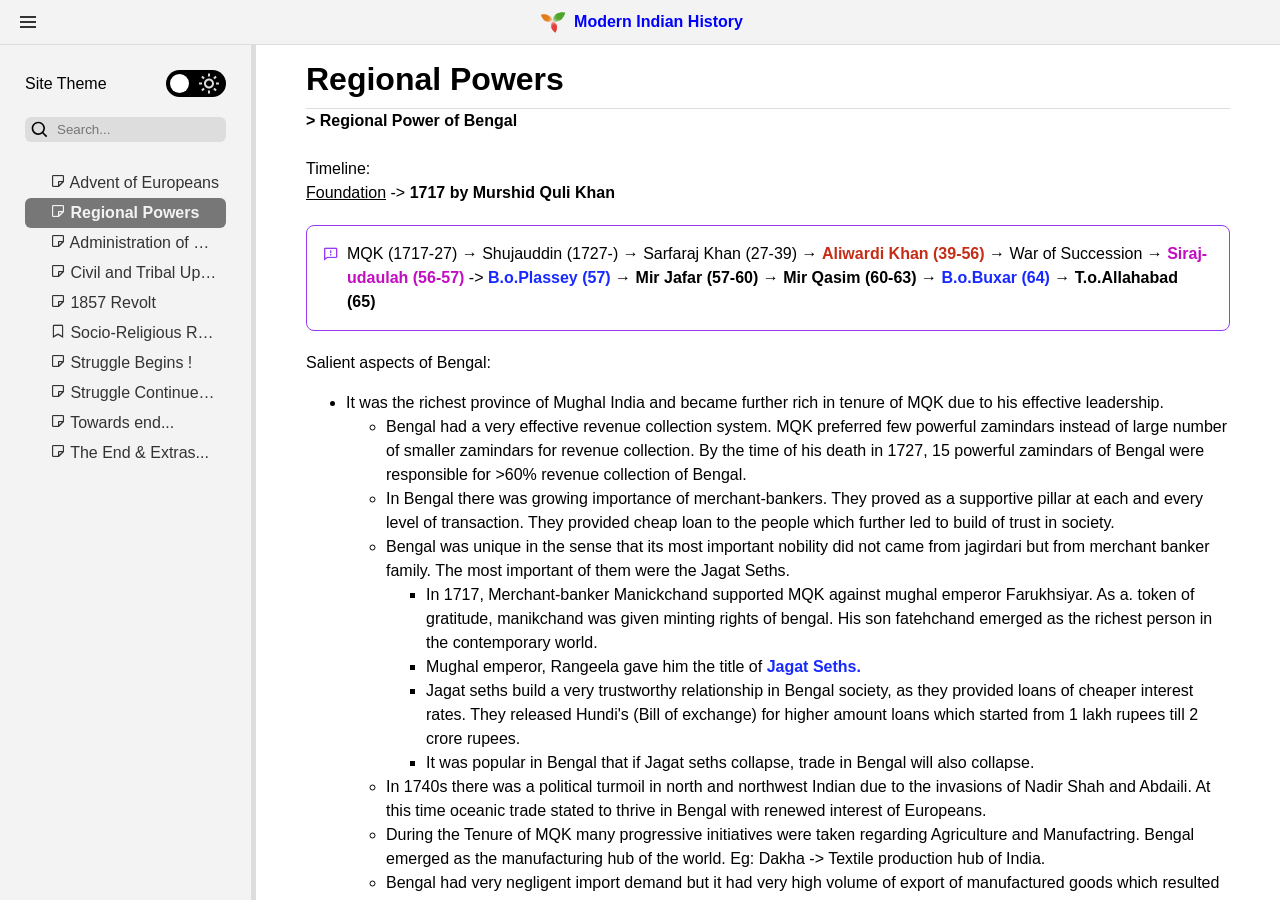
<file: Regional Powers.html>
<!DOCTYPE html>
<html lang="en">
<head>
    
    
    <meta charset="utf-8">
    <meta name="viewport" content="width=device-width, initial-scale=1">

    <link rel="shortcut icon" href="favicon.ico">
    
        <link href="assets/styles.css" rel="stylesheet">
    
        <link href="assets/scripts.css" rel="stylesheet">
    
    
        <script type="module" src="assets/scripts.js"></script>
    
    
    
    
    <title>Regional Powers - Modern Indian History</title>
    <script>
        // Load dark/light theme as soon as possible to avoid color flashes.
        let theme = localStorage.getItem("theme");
        if (!theme) {
            theme = window.matchMedia && window.matchMedia('(prefers-color-scheme: dark)').matches ? "dark" : "light";
        }
        document.documentElement.classList.add(`theme-${theme}`);

        window.glob = {
            isStatic: true,
            theme
        };

        (function() {
            const leftCollapsed = localStorage.getItem("left-pane-collapsed") === "true";
            const tocCollapsed = localStorage.getItem("toc-pane-collapsed") === "true";
            if (leftCollapsed) document.documentElement.classList.add("left-pane-collapsed");
            if (tocCollapsed) document.documentElement.classList.add("toc-pane-collapsed");
        })();
    </script>
    <!-- HTML Meta Tags -->
    <meta name="description" content="">
    <!-- Facebook Meta Tags -->
    <meta property="og:url" content="">
    <meta property="og:type" content="website">
    <meta property="og:title" content="Regional Powers - Modern Indian History">
    <meta property="og:description" content="">
    <meta property="og:image" content="">
    <!-- Twitter Meta Tags -->
    <meta name="twitter:card" content="summary_large_image">
    <meta property="twitter:domain" content="">
    <meta property="twitter:url" content="">
    <meta name="twitter:title" content="Regional Powers - Modern Indian History">
    <meta name="twitter:description" content="">
    <meta name="twitter:image" content="">
    <!-- Meta Tags Generated via https://opengraph.dev -->
    <meta name="theme-color" content="">
    <style id="trilium-icon-packs">
                  @font-face {
                font-family: 'boxicons';
                font-weight: normal;
                font-style: normal;
                src: url('assets/icon-pack-bx.woff2') format('woff2');
            }

            .bx {
                font-family: 'boxicons' !important;
                font-weight: normal;
                font-style: normal;
                font-variant: normal;
                line-height: 1;
                text-rendering: auto;
                display: inline-block;
                text-transform: none;
                -webkit-font-smoothing: antialiased;
                -moz-osx-font-smoothing: grayscale;
            }

            .bx.bx-child::before { content: ""; }
.bx.bxs-balloon::before { content: ""; }
.bx.bxs-coffee-bean::before { content: ""; }
.bx.bxs-pear::before { content: ""; }
.bx.bxs-sushi::before { content: ""; }
.bx.bx-sushi::before { content: ""; }
.bx.bxs-shower::before { content: ""; }
.bx.bx-shower::before { content: ""; }
.bx.bxl-typescript::before { content: ""; }
.bx.bxl-graphql::before { content: ""; }
.bx.bx-rfid::before { content: ""; }
.bx.bxs-universal-access::before { content: ""; }
.bx.bx-universal-access::before { content: ""; }
.bx.bxs-castle::before { content: ""; }
.bx.bxs-shield-minus::before { content: ""; }
.bx.bx-shield-minus::before { content: ""; }
.bx.bxs-shield-plus::before { content: ""; }
.bx.bx-shield-plus::before { content: ""; }
.bx.bx-vertical-bottom::before { content: ""; }
.bx.bx-vertical-top::before { content: ""; }
.bx.bx-horizontal-right::before { content: ""; }
.bx.bx-horizontal-left::before { content: ""; }
.bx.bxs-objects-vertical-bottom::before { content: ""; }
.bx.bx-objects-vertical-bottom::before { content: ""; }
.bx.bxs-objects-vertical-center::before { content: ""; }
.bx.bx-objects-vertical-center::before { content: ""; }
.bx.bxs-objects-vertical-top::before { content: ""; }
.bx.bx-objects-vertical-top::before { content: ""; }
.bx.bxs-objects-horizontal-right::before { content: ""; }
.bx.bx-objects-horizontal-right::before { content: ""; }
.bx.bxs-objects-horizontal-center::before { content: ""; }
.bx.bx-objects-horizontal-center::before { content: ""; }
.bx.bxs-objects-horizontal-left::before { content: ""; }
.bx.bx-objects-horizontal-left::before { content: ""; }
.bx.bxs-color::before { content: ""; }
.bx.bx-color::before { content: ""; }
.bx.bx-reflect-horizontal::before { content: ""; }
.bx.bx-reflect-vertical::before { content: ""; }
.bx.bxl-postgresql::before { content: ""; }
.bx.bxl-mongodb::before { content: ""; }
.bx.bxl-deezer::before { content: ""; }
.bx.bxl-xing::before { content: ""; }
.bx.bx-cart-add::before { content: ""; }
.bx.bx-cart-download::before { content: ""; }
.bx.bx-no-signal::before { content: ""; }
.bx.bx-signal-5::before { content: ""; }
.bx.bx-signal-4::before { content: ""; }
.bx.bx-signal-3::before { content: ""; }
.bx.bx-signal-2::before { content: ""; }
.bx.bx-signal-1::before { content: ""; }
.bx.bxs-cheese::before { content: ""; }
.bx.bx-cheese::before { content: ""; }
.bx.bxs-hard-hat::before { content: ""; }
.bx.bx-hard-hat::before { content: ""; }
.bx.bxs-home-alt-2::before { content: ""; }
.bx.bx-home-alt-2::before { content: ""; }
.bx.bxl-meta::before { content: ""; }
.bx.bxs-lemon::before { content: ""; }
.bx.bx-lemon::before { content: ""; }
.bx.bxs-cable-car::before { content: ""; }
.bx.bx-cable-car::before { content: ""; }
.bx.bxs-cricket-ball::before { content: ""; }
.bx.bx-cricket-ball::before { content: ""; }
.bx.bxs-tree-alt::before { content: ""; }
.bx.bx-male-female::before { content: ""; }
.bx.bxs-invader::before { content: ""; }
.bx.bxs-baguette::before { content: ""; }
.bx.bx-baguette::before { content: ""; }
.bx.bx-fork::before { content: ""; }
.bx.bx-knife::before { content: ""; }
.bx.bxs-circle-half::before { content: ""; }
.bx.bx-circle-half::before { content: ""; }
.bx.bxs-circle-three-quarter::before { content: ""; }
.bx.bx-circle-three-quarter::before { content: ""; }
.bx.bxs-circle-quarter::before { content: ""; }
.bx.bx-circle-quarter::before { content: ""; }
.bx.bxs-bowl-rice::before { content: ""; }
.bx.bx-bowl-rice::before { content: ""; }
.bx.bxs-bowl-hot::before { content: ""; }
.bx.bx-bowl-hot::before { content: ""; }
.bx.bxs-popsicle::before { content: ""; }
.bx.bx-popsicle::before { content: ""; }
.bx.bx-cross::before { content: ""; }
.bx.bx-scatter-chart::before { content: ""; }
.bx.bx-money-withdraw::before { content: ""; }
.bx.bx-candles::before { content: ""; }
.bx.bx-math::before { content: ""; }
.bx.bx-party::before { content: ""; }
.bx.bx-leaf::before { content: ""; }
.bx.bx-injection::before { content: ""; }
.bx.bx-expand-vertical::before { content: ""; }
.bx.bx-expand-horizontal::before { content: ""; }
.bx.bx-collapse-vertical::before { content: ""; }
.bx.bx-collapse-horizontal::before { content: ""; }
.bx.bx-collapse-alt::before { content: ""; }
.bx.bxs-party::before { content: ""; }
.bx.bxs-leaf::before { content: ""; }
.bx.bxs-injection::before { content: ""; }
.bx.bxs-dog::before { content: ""; }
.bx.bxs-cat::before { content: ""; }
.bx.bxl-upwork::before { content: ""; }
.bx.bxl-netlify::before { content: ""; }
.bx.bxl-java::before { content: ""; }
.bx.bxl-heroku::before { content: ""; }
.bx.bxl-go-lang::before { content: ""; }
.bx.bxl-gmail::before { content: ""; }
.bx.bxl-flask::before { content: ""; }
.bx.bxl-99designs::before { content: ""; }
.bx.bxl-venmo::before { content: ""; }
.bx.bx-qr::before { content: ""; }
.bx.bx-qr-scan::before { content: ""; }
.bx.bxl-docker::before { content: ""; }
.bx.bxl-aws::before { content: ""; }
.bx.bxs-hand::before { content: ""; }
.bx.bx-podcast::before { content: ""; }
.bx.bxs-checkbox-minus::before { content: ""; }
.bx.bx-checkbox-minus::before { content: ""; }
.bx.bxs-speaker::before { content: ""; }
.bx.bx-speaker::before { content: ""; }
.bx.bxs-registered::before { content: ""; }
.bx.bx-registered::before { content: ""; }
.bx.bxs-phone-off::before { content: ""; }
.bx.bx-phone-off::before { content: ""; }
.bx.bxl-tiktok::before { content: ""; }
.bx.bxl-sketch::before { content: ""; }
.bx.bxl-steam::before { content: ""; }
.bx.bxl-trip-advisor::before { content: ""; }
.bx.bxl-visual-studio::before { content: ""; }
.bx.bxl-unity::before { content: ""; }
.bx.bxl-php::before { content: ""; }
.bx.bxl-discord-alt::before { content: ""; }
.bx.bxl-flutter::before { content: ""; }
.bx.bxl-mastodon::before { content: ""; }
.bx.bxl-tailwind-css::before { content: ""; }
.bx.bx-buildings::before { content: ""; }
.bx.bxs-buildings::before { content: ""; }
.bx.bx-store-alt::before { content: ""; }
.bx.bxs-store-alt::before { content: ""; }
.bx.bx-bar-chart-alt-2::before { content: ""; }
.bx.bxs-bar-chart-alt-2::before { content: ""; }
.bx.bx-message-dots::before { content: ""; }
.bx.bxs-message-dots::before { content: ""; }
.bx.bx-message-rounded-dots::before { content: ""; }
.bx.bxs-message-rounded-dots::before { content: ""; }
.bx.bxs-devices::before { content: ""; }
.bx.bx-memory-card::before { content: ""; }
.bx.bxs-memory-card::before { content: ""; }
.bx.bx-wallet-alt::before { content: ""; }
.bx.bxs-wallet-alt::before { content: ""; }
.bx.bxs-bank::before { content: ""; }
.bx.bx-slideshow::before { content: ""; }
.bx.bxs-slideshow::before { content: ""; }
.bx.bx-message-square::before { content: ""; }
.bx.bx-message-square-dots::before { content: ""; }
.bx.bxs-message-square::before { content: ""; }
.bx.bxs-message-square-dots::before { content: ""; }
.bx.bx-book-content::before { content: ""; }
.bx.bxs-book-content::before { content: ""; }
.bx.bx-chat::before { content: ""; }
.bx.bxs-chat::before { content: ""; }
.bx.bx-edit-alt::before { content: ""; }
.bx.bxs-edit-alt::before { content: ""; }
.bx.bx-mouse-alt::before { content: ""; }
.bx.bxs-mouse-alt::before { content: ""; }
.bx.bx-bug-alt::before { content: ""; }
.bx.bxs-bug-alt::before { content: ""; }
.bx.bx-notepad::before { content: ""; }
.bx.bxs-notepad::before { content: ""; }
.bx.bx-video-recording::before { content: ""; }
.bx.bxs-video-recording::before { content: ""; }
.bx.bx-shape-square::before { content: ""; }
.bx.bx-shape-triangle::before { content: ""; }
.bx.bxs-direction-left::before { content: ""; }
.bx.bx-ghost::before { content: ""; }
.bx.bxs-ghost::before { content: ""; }
.bx.bx-mail-send::before { content: ""; }
.bx.bx-code-alt::before { content: ""; }
.bx.bx-grid::before { content: ""; }
.bx.bxs-quote-single-left::before { content: ""; }
.bx.bxs-quote-single-right::before { content: ""; }
.bx.bx-user-pin::before { content: ""; }
.bx.bxs-user-pin::before { content: ""; }
.bx.bx-run::before { content: ""; }
.bx.bx-copy-alt::before { content: ""; }
.bx.bxs-copy-alt::before { content: ""; }
.bx.bx-transfer-alt::before { content: ""; }
.bx.bxs-file-doc::before { content: ""; }
.bx.bxs-file-html::before { content: ""; }
.bx.bxs-comment-detail::before { content: ""; }
.bx.bxs-comment-add::before { content: ""; }
.bx.bxs-file-css::before { content: ""; }
.bx.bxs-file-js::before { content: ""; }
.bx.bxs-file-json::before { content: ""; }
.bx.bxs-file-md::before { content: ""; }
.bx.bxs-file-txt::before { content: ""; }
.bx.bxs-file-png::before { content: ""; }
.bx.bxs-file-jpg::before { content: ""; }
.bx.bxs-file-gif::before { content: ""; }
.bx.bxs-analyse::before { content: ""; }
.bx.bx-book-open::before { content: ""; }
.bx.bxs-plane-take-off::before { content: ""; }
.bx.bxs-plane-land::before { content: ""; }
.bx.bxs-parking::before { content: ""; }
.bx.bxs-id-card::before { content: ""; }
.bx.bxs-adjust-alt::before { content: ""; }
.bx.bx-landscape::before { content: ""; }
.bx.bxs-landscape::before { content: ""; }
.bx.bxs-traffic::before { content: ""; }
.bx.bx-comment::before { content: ""; }
.bx.bxs-comment::before { content: ""; }
.bx.bx-comment-dots::before { content: ""; }
.bx.bxs-comment-dots::before { content: ""; }
.bx.bxs-wine::before { content: ""; }
.bx.bx-pyramid::before { content: ""; }
.bx.bxs-pyramid::before { content: ""; }
.bx.bx-cylinder::before { content: ""; }
.bx.bxs-cylinder::before { content: ""; }
.bx.bxs-graduation::before { content: ""; }
.bx.bx-lock-alt::before { content: ""; }
.bx.bxs-lock-alt::before { content: ""; }
.bx.bx-lock-open-alt::before { content: ""; }
.bx.bxs-lock-open-alt::before { content: ""; }
.bx.bxs-hourglass-top::before { content: ""; }
.bx.bxs-hourglass-bottom::before { content: ""; }
.bx.bx-left-arrow-alt::before { content: ""; }
.bx.bx-right-arrow-alt::before { content: ""; }
.bx.bx-up-arrow-alt::before { content: ""; }
.bx.bx-down-arrow-alt::before { content: ""; }
.bx.bx-shape-circle::before { content: ""; }
.bx.bx-cycling::before { content: ""; }
.bx.bx-dna::before { content: ""; }
.bx.bx-bowling-ball::before { content: ""; }
.bx.bxs-bowling-ball::before { content: ""; }
.bx.bx-search-alt-2::before { content: ""; }
.bx.bxs-search-alt-2::before { content: ""; }
.bx.bx-plus-medical::before { content: ""; }
.bx.bx-street-view::before { content: ""; }
.bx.bx-droplet::before { content: ""; }
.bx.bxs-droplet-half::before { content: ""; }
.bx.bx-paint-roll::before { content: ""; }
.bx.bxs-paint-roll::before { content: ""; }
.bx.bx-shield-alt-2::before { content: ""; }
.bx.bxs-shield-alt-2::before { content: ""; }
.bx.bx-error-alt::before { content: ""; }
.bx.bxs-error-alt::before { content: ""; }
.bx.bx-square::before { content: ""; }
.bx.bxs-square::before { content: ""; }
.bx.bx-square-rounded::before { content: ""; }
.bx.bxs-square-rounded::before { content: ""; }
.bx.bx-polygon::before { content: ""; }
.bx.bxs-polygon::before { content: ""; }
.bx.bx-cube-alt::before { content: ""; }
.bx.bxs-cube-alt::before { content: ""; }
.bx.bx-cuboid::before { content: ""; }
.bx.bxs-cuboid::before { content: ""; }
.bx.bx-user-voice::before { content: ""; }
.bx.bxs-user-voice::before { content: ""; }
.bx.bx-accessibility::before { content: ""; }
.bx.bx-building-house::before { content: ""; }
.bx.bxs-building-house::before { content: ""; }
.bx.bx-doughnut-chart::before { content: ""; }
.bx.bxs-doughnut-chart::before { content: ""; }
.bx.bxs-circle::before { content: ""; }
.bx.bx-log-in-circle::before { content: ""; }
.bx.bxs-log-in-circle::before { content: ""; }
.bx.bx-log-out-circle::before { content: ""; }
.bx.bxs-log-out-circle::before { content: ""; }
.bx.bxs-log-in::before { content: ""; }
.bx.bxs-log-out::before { content: ""; }
.bx.bxs-notification::before { content: ""; }
.bx.bxs-notification-off::before { content: ""; }
.bx.bx-check-square::before { content: ""; }
.bx.bxs-check-square::before { content: ""; }
.bx.bx-message-alt::before { content: ""; }
.bx.bxs-message-alt::before { content: ""; }
.bx.bx-message-alt-dots::before { content: ""; }
.bx.bxs-message-alt-dots::before { content: ""; }
.bx.bx-no-entry::before { content: ""; }
.bx.bxs-no-entry::before { content: ""; }
.bx.bxs-traffic-barrier::before { content: ""; }
.bx.bxs-component::before { content: ""; }
.bx.bxs-plane-alt::before { content: ""; }
.bx.bx-palette::before { content: ""; }
.bx.bxs-palette::before { content: ""; }
.bx.bx-basket::before { content: ""; }
.bx.bxs-basket::before { content: ""; }
.bx.bx-purchase-tag-alt::before { content: ""; }
.bx.bxs-purchase-tag-alt::before { content: ""; }
.bx.bx-receipt::before { content: ""; }
.bx.bxs-receipt::before { content: ""; }
.bx.bx-line-chart::before { content: ""; }
.bx.bx-map-pin::before { content: ""; }
.bx.bxs-map-pin::before { content: ""; }
.bx.bx-hive::before { content: ""; }
.bx.bx-band-aid::before { content: ""; }
.bx.bxs-band-aid::before { content: ""; }
.bx.bx-credit-card-alt::before { content: ""; }
.bx.bxs-credit-card-alt::before { content: ""; }
.bx.bxs-credit-card::before { content: ""; }
.bx.bx-wifi-off::before { content: ""; }
.bx.bxs-paint::before { content: ""; }
.bx.bx-brightness-half::before { content: ""; }
.bx.bxs-brightness-half::before { content: ""; }
.bx.bx-brightness::before { content: ""; }
.bx.bxs-brightness::before { content: ""; }
.bx.bx-filter-alt::before { content: ""; }
.bx.bx-dialpad-alt::before { content: ""; }
.bx.bx-border-right::before { content: ""; }
.bx.bx-border-left::before { content: ""; }
.bx.bx-border-top::before { content: ""; }
.bx.bx-border-bottom::before { content: ""; }
.bx.bx-border-all::before { content: ""; }
.bx.bx-mobile-landscape::before { content: ""; }
.bx.bx-mobile-vibration::before { content: ""; }
.bx.bxs-rectangle::before { content: ""; }
.bx.bxs-right-arrow::before { content: ""; }
.bx.bxs-left-arrow::before { content: ""; }
.bx.bxs-up-arrow::before { content: ""; }
.bx.bxs-down-arrow::before { content: ""; }
.bx.bxs-right-top-arrow-circle::before { content: ""; }
.bx.bxs-right-down-arrow-circle::before { content: ""; }
.bx.bxs-left-top-arrow-circle::before { content: ""; }
.bx.bxs-left-down-arrow-circle::before { content: ""; }
.bx.bxs-institution::before { content: ""; }
.bx.bxs-school::before { content: ""; }
.bx.bxs-chalkboard::before { content: ""; }
.bx.bxs-skip-previous-circle::before { content: ""; }
.bx.bxs-skip-next-circle::before { content: ""; }
.bx.bxs-data::before { content: ""; }
.bx.bxs-mobile::before { content: ""; }
.bx.bxs-folder-minus::before { content: ""; }
.bx.bxs-bell-plus::before { content: ""; }
.bx.bxs-bell-minus::before { content: ""; }
.bx.bxs-search::before { content: ""; }
.bx.bxs-zoom-in::before { content: ""; }
.bx.bxs-zoom-out::before { content: ""; }
.bx.bxs-grid::before { content: ""; }
.bx.bxs-user-x::before { content: ""; }
.bx.bxs-user-check::before { content: ""; }
.bx.bxs-compass::before { content: ""; }
.bx.bx-gas-pump::before { content: ""; }
.bx.bxs-stopwatch::before { content: ""; }
.bx.bxs-timer::before { content: ""; }
.bx.bxs-time::before { content: ""; }
.bx.bx-pie-chart-alt-2::before { content: ""; }
.bx.bxs-pie-chart-alt-2::before { content: ""; }
.bx.bx-time-five::before { content: ""; }
.bx.bxs-time-five::before { content: ""; }
.bx.bxl-instagram-alt::before { content: ""; }
.bx.bxs-bookmarks::before { content: ""; }
.bx.bxs-bookmark-minus::before { content: ""; }
.bx.bx-briefcase-alt-2::before { content: ""; }
.bx.bxs-briefcase-alt-2::before { content: ""; }
.bx.bx-brush-alt::before { content: ""; }
.bx.bxs-calendar::before { content: ""; }
.bx.bxs-calendar-alt::before { content: ""; }
.bx.bxs-calendar-plus::before { content: ""; }
.bx.bxs-calendar-minus::before { content: ""; }
.bx.bxs-calendar-x::before { content: ""; }
.bx.bxs-calendar-check::before { content: ""; }
.bx.bxs-calendar-event::before { content: ""; }
.bx.bx-customize::before { content: ""; }
.bx.bxs-customize::before { content: ""; }
.bx.bxs-carousel::before { content: ""; }
.bx.bxs-rewind-circle::before { content: ""; }
.bx.bxs-fast-forward-circle::before { content: ""; }
.bx.bxs-mobile-vibration::before { content: ""; }
.bx.bxs-quote-alt-left::before { content: ""; }
.bx.bxs-quote-alt-right::before { content: ""; }
.bx.bxs-layout::before { content: ""; }
.bx.bx-radio::before { content: ""; }
.bx.bx-printer::before { content: ""; }
.bx.bx-sort-a-z::before { content: ""; }
.bx.bx-sort-z-a::before { content: ""; }
.bx.bx-conversation::before { content: ""; }
.bx.bxs-brush-alt::before { content: ""; }
.bx.bx-exit::before { content: ""; }
.bx.bxs-exit::before { content: ""; }
.bx.bx-extension::before { content: ""; }
.bx.bxs-extension::before { content: ""; }
.bx.bxs-file-find::before { content: ""; }
.bx.bx-face::before { content: ""; }
.bx.bxs-face::before { content: ""; }
.bx.bx-file-find::before { content: ""; }
.bx.bx-label::before { content: ""; }
.bx.bxs-label::before { content: ""; }
.bx.bx-check-shield::before { content: ""; }
.bx.bxs-check-shield::before { content: ""; }
.bx.bx-border-radius::before { content: ""; }
.bx.bx-add-to-queue::before { content: ""; }
.bx.bxs-add-to-queue::before { content: ""; }
.bx.bx-archive-in::before { content: ""; }
.bx.bxs-archive-in::before { content: ""; }
.bx.bx-archive-out::before { content: ""; }
.bx.bxs-archive-out::before { content: ""; }
.bx.bx-alarm-add::before { content: ""; }
.bx.bxs-alarm-add::before { content: ""; }
.bx.bx-space-bar::before { content: ""; }
.bx.bx-image-alt::before { content: ""; }
.bx.bx-image-add::before { content: ""; }
.bx.bxs-image-add::before { content: ""; }
.bx.bx-fridge::before { content: ""; }
.bx.bxs-fridge::before { content: ""; }
.bx.bx-dish::before { content: ""; }
.bx.bxs-dish::before { content: ""; }
.bx.bx-spa::before { content: ""; }
.bx.bxs-spa::before { content: ""; }
.bx.bx-cake::before { content: ""; }
.bx.bxs-cake::before { content: ""; }
.bx.bxs-city::before { content: ""; }
.bx.bx-bolt-circle::before { content: ""; }
.bx.bxs-bolt-circle::before { content: ""; }
.bx.bx-tone::before { content: ""; }
.bx.bx-bitcoin::before { content: ""; }
.bx.bx-lira::before { content: ""; }
.bx.bx-ruble::before { content: ""; }
.bx.bxs-caret-up-circle::before { content: ""; }
.bx.bxs-caret-down-circle::before { content: ""; }
.bx.bxs-caret-left-circle::before { content: ""; }
.bx.bxs-caret-right-circle::before { content: ""; }
.bx.bx-rupee::before { content: ""; }
.bx.bx-euro::before { content: ""; }
.bx.bx-pound::before { content: ""; }
.bx.bx-won::before { content: ""; }
.bx.bx-yen::before { content: ""; }
.bx.bx-shekel::before { content: ""; }
.bx.bxl-facebook-circle::before { content: ""; }
.bx.bxl-jquery::before { content: ""; }
.bx.bxl-imdb::before { content: ""; }
.bx.bxl-pinterest-alt::before { content: ""; }
.bx.bxs-tone::before { content: ""; }
.bx.bx-health::before { content: ""; }
.bx.bxs-baby-carriage::before { content: ""; }
.bx.bx-clinic::before { content: ""; }
.bx.bxs-hand-up::before { content: ""; }
.bx.bxs-hand-right::before { content: ""; }
.bx.bxs-hand-down::before { content: ""; }
.bx.bxs-hand-left::before { content: ""; }
.bx.bx-male::before { content: ""; }
.bx.bx-female::before { content: ""; }
.bx.bx-male-sign::before { content: ""; }
.bx.bx-female-sign::before { content: ""; }
.bx.bxs-clinic::before { content: ""; }
.bx.bxs-offer::before { content: ""; }
.bx.bx-food-tag::before { content: ""; }
.bx.bx-food-menu::before { content: ""; }
.bx.bxs-food-menu::before { content: ""; }
.bx.bxs-camera-plus::before { content: ""; }
.bx.bxs-business::before { content: ""; }
.bx.bx-meh-alt::before { content: ""; }
.bx.bx-wink-tongue::before { content: ""; }
.bx.bx-happy-alt::before { content: ""; }
.bx.bx-cool::before { content: ""; }
.bx.bx-tired::before { content: ""; }
.bx.bx-smile::before { content: ""; }
.bx.bx-angry::before { content: ""; }
.bx.bx-happy-heart-eyes::before { content: ""; }
.bx.bx-dizzy::before { content: ""; }
.bx.bx-wink-smile::before { content: ""; }
.bx.bx-confused::before { content: ""; }
.bx.bx-sleepy::before { content: ""; }
.bx.bx-shocked::before { content: ""; }
.bx.bx-happy-beaming::before { content: ""; }
.bx.bx-meh-blank::before { content: ""; }
.bx.bx-laugh::before { content: ""; }
.bx.bx-upside-down::before { content: ""; }
.bx.bxs-angry::before { content: ""; }
.bx.bxs-happy-heart-eyes::before { content: ""; }
.bx.bxs-dizzy::before { content: ""; }
.bx.bxs-wink-smile::before { content: ""; }
.bx.bxs-smile::before { content: ""; }
.bx.bxs-meh::before { content: ""; }
.bx.bxs-meh-alt::before { content: ""; }
.bx.bxs-confused::before { content: ""; }
.bx.bxs-sleepy::before { content: ""; }
.bx.bxs-sad::before { content: ""; }
.bx.bxs-happy::before { content: ""; }
.bx.bxs-shocked::before { content: ""; }
.bx.bxs-happy-beaming::before { content: ""; }
.bx.bxs-tired::before { content: ""; }
.bx.bxs-cool::before { content: ""; }
.bx.bxs-meh-blank::before { content: ""; }
.bx.bxs-laugh::before { content: ""; }
.bx.bxs-happy-alt::before { content: ""; }
.bx.bxs-upside-down::before { content: ""; }
.bx.bxs-wink-tongue::before { content: ""; }
.bx.bxl-adobe::before { content: ""; }
.bx.bxl-algolia::before { content: ""; }
.bx.bxl-audible::before { content: ""; }
.bx.bxl-figma::before { content: ""; }
.bx.bxl-etsy::before { content: ""; }
.bx.bxl-gitlab::before { content: ""; }
.bx.bxl-patreon::before { content: ""; }
.bx.bxl-redbubble::before { content: ""; }
.bx.bx-diamond::before { content: ""; }
.bx.bxs-comment-error::before { content: ""; }
.bx.bxs-vial::before { content: ""; }
.bx.bx-align-left::before { content: ""; }
.bx.bx-align-middle::before { content: ""; }
.bx.bx-align-right::before { content: ""; }
.bx.bx-arrow-back::before { content: ""; }
.bx.bx-bell-minus::before { content: ""; }
.bx.bx-bell-off::before { content: ""; }
.bx.bx-bell-plus::before { content: ""; }
.bx.bx-bell::before { content: ""; }
.bx.bx-bookmark::before { content: ""; }
.bx.bx-bookmarks::before { content: ""; }
.bx.bx-bullseye::before { content: ""; }
.bx.bx-camera-off::before { content: ""; }
.bx.bx-camera::before { content: ""; }
.bx.bx-captions::before { content: ""; }
.bx.bx-checkbox-checked::before { content: ""; }
.bx.bx-checkbox::before { content: ""; }
.bx.bx-checkbox-square::before { content: ""; }
.bx.bx-chevron-down::before { content: ""; }
.bx.bx-chevron-up::before { content: ""; }
.bx.bx-chevron-left::before { content: ""; }
.bx.bx-chevron-right::before { content: ""; }
.bx.bx-chevrons-down::before { content: ""; }
.bx.bx-chevrons-up::before { content: ""; }
.bx.bx-chevrons-right::before { content: ""; }
.bx.bx-chevrons-left::before { content: ""; }
.bx.bx-clipboard::before { content: ""; }
.bx.bx-code-curly::before { content: ""; }
.bx.bx-code::before { content: ""; }
.bx.bx-coffee::before { content: ""; }
.bx.bx-copy::before { content: ""; }
.bx.bx-copyright::before { content: ""; }
.bx.bx-down-arrow-circle::before { content: ""; }
.bx.bx-error-circle::before { content: ""; }
.bx.bx-error::before { content: ""; }
.bx.bx-exit-fullscreen::before { content: ""; }
.bx.bx-fast-forward-circle::before { content: ""; }
.bx.bx-fast-forward::before { content: ""; }
.bx.bx-first-page::before { content: ""; }
.bx.bx-folder-minus::before { content: ""; }
.bx.bx-folder-plus::before { content: ""; }
.bx.bx-folder::before { content: ""; }
.bx.bx-fullscreen::before { content: ""; }
.bx.bx-hide::before { content: ""; }
.bx.bx-image::before { content: ""; }
.bx.bx-info-circle::before { content: ""; }
.bx.bx-align-justify::before { content: ""; }
.bx.bx-key::before { content: ""; }
.bx.bx-last-page::before { content: ""; }
.bx.bx-left-arrow-circle::before { content: ""; }
.bx.bx-left-down-arrow-circle::before { content: ""; }
.bx.bx-left-indent::before { content: ""; }
.bx.bx-left-top-arrow-circle::before { content: ""; }
.bx.bx-menu::before { content: ""; }
.bx.bx-microphone::before { content: ""; }
.bx.bx-minus-circle::before { content: ""; }
.bx.bx-moon::before { content: ""; }
.bx.bx-pause-circle::before { content: ""; }
.bx.bx-pause::before { content: ""; }
.bx.bx-play-circle::before { content: ""; }
.bx.bx-play::before { content: ""; }
.bx.bx-plus-circle::before { content: ""; }
.bx.bx-question-mark::before { content: ""; }
.bx.bx-radio-circle-marked::before { content: ""; }
.bx.bx-radio-circle::before { content: ""; }
.bx.bx-rectangle::before { content: ""; }
.bx.bx-rewind::before { content: ""; }
.bx.bx-reset::before { content: ""; }
.bx.bx-right-arrow-circle::before { content: ""; }
.bx.bx-right-down-arrow-circle::before { content: ""; }
.bx.bx-right-indent::before { content: ""; }
.bx.bx-right-top-arrow-circle::before { content: ""; }
.bx.bx-rss::before { content: ""; }
.bx.bx-search::before { content: ""; }
.bx.bx-show::before { content: ""; }
.bx.bx-skip-next::before { content: ""; }
.bx.bx-skip-previous::before { content: ""; }
.bx.bx-stop-circle::before { content: ""; }
.bx.bx-stop::before { content: ""; }
.bx.bx-stopwatch::before { content: ""; }
.bx.bx-sync::before { content: ""; }
.bx.bx-time::before { content: ""; }
.bx.bx-toggle-left::before { content: ""; }
.bx.bx-toggle-right::before { content: ""; }
.bx.bx-trending-down::before { content: ""; }
.bx.bx-trending-up::before { content: ""; }
.bx.bx-up-arrow-circle::before { content: ""; }
.bx.bx-vertical-center::before { content: ""; }
.bx.bx-video::before { content: ""; }
.bx.bx-volume-full::before { content: ""; }
.bx.bx-volume-low::before { content: ""; }
.bx.bx-volume-mute::before { content: ""; }
.bx.bx-volume::before { content: ""; }
.bx.bx-x-circle::before { content: ""; }
.bx.bx-zoom-in::before { content: ""; }
.bx.bx-zoom-out::before { content: ""; }
.bx.bx-archive::before { content: ""; }
.bx.bx-at::before { content: ""; }
.bx.bx-bar-chart-alt::before { content: ""; }
.bx.bx-bar-chart-square::before { content: ""; }
.bx.bx-bar-chart::before { content: ""; }
.bx.bx-basketball::before { content: ""; }
.bx.bx-block::before { content: ""; }
.bx.bx-book-bookmark::before { content: ""; }
.bx.bx-book::before { content: ""; }
.bx.bx-bookmark-minus::before { content: ""; }
.bx.bx-bookmark-plus::before { content: ""; }
.bx.bx-briefcase::before { content: ""; }
.bx.bx-broadcast::before { content: ""; }
.bx.bx-building::before { content: ""; }
.bx.bx-bug::before { content: ""; }
.bx.bx-bluetooth::before { content: ""; }
.bx.bx-bulb::before { content: ""; }
.bx.bx-buoy::before { content: ""; }
.bx.bx-calendar-plus::before { content: ""; }
.bx.bx-calendar-check::before { content: ""; }
.bx.bx-calendar-minus::before { content: ""; }
.bx.bx-calendar-x::before { content: ""; }
.bx.bx-calendar::before { content: ""; }
.bx.bx-chart::before { content: ""; }
.bx.bx-cloud-download::before { content: ""; }
.bx.bx-cloud-upload::before { content: ""; }
.bx.bx-cloud::before { content: ""; }
.bx.bx-terminal::before { content: ""; }
.bx.bx-crosshair::before { content: ""; }
.bx.bx-compass::before { content: ""; }
.bx.bx-data::before { content: ""; }
.bx.bx-desktop::before { content: ""; }
.bx.bx-directions::before { content: ""; }
.bx.bx-dollar::before { content: ""; }
.bx.bx-dots-horizontal-rounded::before { content: ""; }
.bx.bx-dots-horizontal::before { content: ""; }
.bx.bx-dots-vertical-rounded::before { content: ""; }
.bx.bx-dots-vertical::before { content: ""; }
.bx.bx-download::before { content: ""; }
.bx.bx-envelope::before { content: ""; }
.bx.bx-gift::before { content: ""; }
.bx.bx-globe::before { content: ""; }
.bx.bx-devices::before { content: ""; }
.bx.bx-headphone::before { content: ""; }
.bx.bx-heart::before { content: ""; }
.bx.bx-home::before { content: ""; }
.bx.bx-laptop::before { content: ""; }
.bx.bx-layer::before { content: ""; }
.bx.bx-link-alt::before { content: ""; }
.bx.bx-link::before { content: ""; }
.bx.bx-list-plus::before { content: ""; }
.bx.bx-list-ul::before { content: ""; }
.bx.bx-list-minus::before { content: ""; }
.bx.bx-lock-open::before { content: ""; }
.bx.bx-lock::before { content: ""; }
.bx.bx-map-alt::before { content: ""; }
.bx.bx-map::before { content: ""; }
.bx.bx-message-rounded::before { content: ""; }
.bx.bx-message::before { content: ""; }
.bx.bx-mobile-alt::before { content: ""; }
.bx.bx-mobile::before { content: ""; }
.bx.bx-navigation::before { content: ""; }
.bx.bx-phone::before { content: ""; }
.bx.bx-pie-chart::before { content: ""; }
.bx.bx-send::before { content: ""; }
.bx.bx-sidebar::before { content: ""; }
.bx.bx-sitemap::before { content: ""; }
.bx.bx-spreadsheet::before { content: ""; }
.bx.bx-tab::before { content: ""; }
.bx.bx-tag::before { content: ""; }
.bx.bx-target-lock::before { content: ""; }
.bx.bx-tennis-ball::before { content: ""; }
.bx.bx-alarm::before { content: ""; }
.bx.bx-upload::before { content: ""; }
.bx.bx-usb::before { content: ""; }
.bx.bx-video-off::before { content: ""; }
.bx.bx-voicemail::before { content: ""; }
.bx.bx-wifi::before { content: ""; }
.bx.bx-window-open::before { content: ""; }
.bx.bx-window::before { content: ""; }
.bx.bx-windows::before { content: ""; }
.bx.bx-duplicate::before { content: ""; }
.bx.bx-table::before { content: ""; }
.bx.bx-x::before { content: ""; }
.bx.bx-adjust::before { content: ""; }
.bx.bx-album::before { content: ""; }
.bx.bx-anchor::before { content: ""; }
.bx.bx-award::before { content: ""; }
.bx.bx-bold::before { content: ""; }
.bx.bx-calculator::before { content: ""; }
.bx.bx-cart::before { content: ""; }
.bx.bx-check::before { content: ""; }
.bx.bx-cloud-drizzle::before { content: ""; }
.bx.bx-cloud-light-rain::before { content: ""; }
.bx.bx-cloud-lightning::before { content: ""; }
.bx.bx-cloud-rain::before { content: ""; }
.bx.bx-cloud-snow::before { content: ""; }
.bx.bx-cog::before { content: ""; }
.bx.bx-columns::before { content: ""; }
.bx.bx-credit-card::before { content: ""; }
.bx.bx-crop::before { content: ""; }
.bx.bx-cube::before { content: ""; }
.bx.bx-cut::before { content: ""; }
.bx.bx-detail::before { content: ""; }
.bx.bx-shield-quarter::before { content: ""; }
.bx.bx-edit::before { content: ""; }
.bx.bx-file::before { content: ""; }
.bx.bx-filter::before { content: ""; }
.bx.bx-font::before { content: ""; }
.bx.bx-git-branch::before { content: ""; }
.bx.bx-git-commit::before { content: ""; }
.bx.bx-git-compare::before { content: ""; }
.bx.bx-git-merge::before { content: ""; }
.bx.bx-git-pull-request::before { content: ""; }
.bx.bx-git-repo-forked::before { content: ""; }
.bx.bx-group::before { content: ""; }
.bx.bx-hash::before { content: ""; }
.bx.bx-heading::before { content: ""; }
.bx.bx-home-alt::before { content: ""; }
.bx.bx-italic::before { content: ""; }
.bx.bx-joystick::before { content: ""; }
.bx.bx-link-external::before { content: ""; }
.bx.bx-log-in::before { content: ""; }
.bx.bx-log-out::before { content: ""; }
.bx.bx-microphone-off::before { content: ""; }
.bx.bx-minus::before { content: ""; }
.bx.bx-mouse::before { content: ""; }
.bx.bx-move::before { content: ""; }
.bx.bx-music::before { content: ""; }
.bx.bx-notification::before { content: ""; }
.bx.bx-package::before { content: ""; }
.bx.bx-paragraph::before { content: ""; }
.bx.bx-paste::before { content: ""; }
.bx.bx-pencil::before { content: ""; }
.bx.bx-pin::before { content: ""; }
.bx.bx-plus::before { content: ""; }
.bx.bx-power-off::before { content: ""; }
.bx.bx-pulse::before { content: ""; }
.bx.bx-save::before { content: ""; }
.bx.bx-screenshot::before { content: ""; }
.bx.bx-select-multiple::before { content: ""; }
.bx.bx-share-alt::before { content: ""; }
.bx.bx-share::before { content: ""; }
.bx.bx-shield-alt::before { content: ""; }
.bx.bx-shield::before { content: ""; }
.bx.bx-shopping-bag::before { content: ""; }
.bx.bx-shuffle::before { content: ""; }
.bx.bx-sort::before { content: ""; }
.bx.bx-star::before { content: ""; }
.bx.bx-sun::before { content: ""; }
.bx.bx-text::before { content: ""; }
.bx.bx-trash::before { content: ""; }
.bx.bx-trophy::before { content: ""; }
.bx.bx-underline::before { content: ""; }
.bx.bx-user-check::before { content: ""; }
.bx.bx-user-circle::before { content: ""; }
.bx.bx-user-minus::before { content: ""; }
.bx.bx-user-plus::before { content: ""; }
.bx.bx-user-x::before { content: ""; }
.bx.bx-user::before { content: ""; }
.bx.bx-barcode::before { content: ""; }
.bx.bx-crown::before { content: ""; }
.bx.bx-dislike::before { content: ""; }
.bx.bx-down-arrow::before { content: ""; }
.bx.bx-export::before { content: ""; }
.bx.bxl-facebook::before { content: ""; }
.bx.bx-first-aid::before { content: ""; }
.bx.bx-flag::before { content: ""; }
.bx.bxl-github::before { content: ""; }
.bx.bxl-google::before { content: ""; }
.bx.bx-history::before { content: ""; }
.bx.bxl-instagram::before { content: ""; }
.bx.bx-joystick-alt::before { content: ""; }
.bx.bx-left-arrow::before { content: ""; }
.bx.bx-like::before { content: ""; }
.bx.bx-list-check::before { content: ""; }
.bx.bx-poll::before { content: ""; }
.bx.bx-radar::before { content: ""; }
.bx.bx-redo::before { content: ""; }
.bx.bx-reply-all::before { content: ""; }
.bx.bx-reply::before { content: ""; }
.bx.bx-repost::before { content: ""; }
.bx.bx-revision::before { content: ""; }
.bx.bx-right-arrow::before { content: ""; }
.bx.bx-subdirectory-left::before { content: ""; }
.bx.bx-subdirectory-right::before { content: ""; }
.bx.bx-support::before { content: ""; }
.bx.bx-timer::before { content: ""; }
.bx.bxl-twitter::before { content: ""; }
.bx.bx-undo::before { content: ""; }
.bx.bx-up-arrow::before { content: ""; }
.bx.bxl-youtube::before { content: ""; }
.bx.bxl-whatsapp::before { content: ""; }
.bx.bxl-tumblr::before { content: ""; }
.bx.bx-phone-call::before { content: ""; }
.bx.bxl-behance::before { content: ""; }
.bx.bxl-dribbble::before { content: ""; }
.bx.bx-aperture::before { content: ""; }
.bx.bx-film::before { content: ""; }
.bx.bx-folder-open::before { content: ""; }
.bx.bx-task::before { content: ""; }
.bx.bx-server::before { content: ""; }
.bx.bx-battery::before { content: ""; }
.bx.bx-calendar-alt::before { content: ""; }
.bx.bx-import::before { content: ""; }
.bx.bx-ruler::before { content: ""; }
.bx.bx-horizontal-center::before { content: ""; }
.bx.bx-rotate-right::before { content: ""; }
.bx.bx-rename::before { content: ""; }
.bx.bx-collapse::before { content: ""; }
.bx.bx-phone-incoming::before { content: ""; }
.bx.bx-phone-outgoing::before { content: ""; }
.bx.bx-body::before { content: ""; }
.bx.bx-cast::before { content: ""; }
.bx.bx-chip::before { content: ""; }
.bx.bx-skip-next-circle::before { content: ""; }
.bx.bx-skip-previous-circle::before { content: ""; }
.bx.bx-hdd::before { content: ""; }
.bx.bx-store::before { content: ""; }
.bx.bx-globe-alt::before { content: ""; }
.bx.bxl-vimeo::before { content: ""; }
.bx.bx-upvote::before { content: ""; }
.bx.bx-downvote::before { content: ""; }
.bx.bx-news::before { content: ""; }
.bx.bx-pie-chart-alt::before { content: ""; }
.bx.bx-images::before { content: ""; }
.bx.bx-purchase-tag::before { content: ""; }
.bx.bx-pen::before { content: ""; }
.bx.bx-expand::before { content: ""; }
.bx.bx-paperclip::before { content: ""; }
.bx.bx-closet::before { content: ""; }
.bx.bx-tv::before { content: ""; }
.bx.bx-collection::before { content: ""; }
.bx.bx-station::before { content: ""; }
.bx.bx-wallet::before { content: ""; }
.bx.bx-briefcase-alt::before { content: ""; }
.bx.bx-hourglass::before { content: ""; }
.bx.bx-carousel::before { content: ""; }
.bx.bx-infinite::before { content: ""; }
.bx.bx-plug::before { content: ""; }
.bx.bx-notification-off::before { content: ""; }
.bx.bx-window-close::before { content: ""; }
.bx.bx-command::before { content: ""; }
.bx.bx-grid-alt::before { content: ""; }
.bx.bx-trash-alt::before { content: ""; }
.bx.bx-chalkboard::before { content: ""; }
.bx.bx-loader::before { content: ""; }
.bx.bx-slider::before { content: ""; }
.bx.bx-paper-plane::before { content: ""; }
.bx.bx-selection::before { content: ""; }
.bx.bxl-linkedin::before { content: ""; }
.bx.bx-world::before { content: ""; }
.bx.bx-dock-bottom::before { content: ""; }
.bx.bx-dock-right::before { content: ""; }
.bx.bx-dock-top::before { content: ""; }
.bx.bx-dock-left::before { content: ""; }
.bx.bx-layout::before { content: ""; }
.bx.bxl-bitcoin::before { content: ""; }
.bx.bxl-facebook-square::before { content: ""; }
.bx.bx-alarm-off::before { content: ""; }
.bx.bx-wrench::before { content: ""; }
.bx.bx-loader-circle::before { content: ""; }
.bx.bx-loader-alt::before { content: ""; }
.bx.bx-car::before { content: ""; }
.bx.bx-cart-alt::before { content: ""; }
.bx.bxs-adjust::before { content: ""; }
.bx.bxs-alarm::before { content: ""; }
.bx.bxs-alarm-off::before { content: ""; }
.bx.bxs-album::before { content: ""; }
.bx.bxs-archive::before { content: ""; }
.bx.bxs-camera::before { content: ""; }
.bx.bxs-camera-off::before { content: ""; }
.bx.bxs-folder::before { content: ""; }
.bx.bxs-folder-plus::before { content: ""; }
.bx.bxs-award::before { content: ""; }
.bx.bxs-bar-chart-square::before { content: ""; }
.bx.bxs-barcode::before { content: ""; }
.bx.bxs-battery::before { content: ""; }
.bx.bxs-battery-charging::before { content: ""; }
.bx.bxs-battery-full::before { content: ""; }
.bx.bxs-bell::before { content: ""; }
.bx.bxs-bell-off::before { content: ""; }
.bx.bxs-bolt::before { content: ""; }
.bx.bxs-book::before { content: ""; }
.bx.bxs-book-bookmark::before { content: ""; }
.bx.bxs-bookmark::before { content: ""; }
.bx.bxs-bookmark-plus::before { content: ""; }
.bx.bxs-book-open::before { content: ""; }
.bx.bxs-bookmark-star::before { content: ""; }
.bx.bxs-briefcase::before { content: ""; }
.bx.bxs-briefcase-alt::before { content: ""; }
.bx.bxs-bug::before { content: ""; }
.bx.bxs-building::before { content: ""; }
.bx.bxs-bulb::before { content: ""; }
.bx.bxs-buoy::before { content: ""; }
.bx.bxs-calculator::before { content: ""; }
.bx.bxs-captions::before { content: ""; }
.bx.bxs-car::before { content: ""; }
.bx.bxs-cart-alt::before { content: ""; }
.bx.bxs-cart::before { content: ""; }
.bx.bxs-chart::before { content: ""; }
.bx.bxs-chip::before { content: ""; }
.bx.bxs-cloud-download::before { content: ""; }
.bx.bxs-cloud-upload::before { content: ""; }
.bx.bxs-cloud::before { content: ""; }
.bx.bxs-coffee::before { content: ""; }
.bx.bxs-cog::before { content: ""; }
.bx.bxs-collection::before { content: ""; }
.bx.bxs-contact::before { content: ""; }
.bx.bxs-copy::before { content: ""; }
.bx.bxs-coupon::before { content: ""; }
.bx.bxs-crown::before { content: ""; }
.bx.bxs-cube::before { content: ""; }
.bx.bxs-detail::before { content: ""; }
.bx.bxs-discount::before { content: ""; }
.bx.bxs-dislike::before { content: ""; }
.bx.bxs-dock-bottom::before { content: ""; }
.bx.bxs-dock-left::before { content: ""; }
.bx.bxs-dock-right::before { content: ""; }
.bx.bxs-dock-top::before { content: ""; }
.bx.bxs-down-arrow-circle::before { content: ""; }
.bx.bxs-download::before { content: ""; }
.bx.bxs-downvote::before { content: ""; }
.bx.bxs-drink::before { content: ""; }
.bx.bxs-droplet::before { content: ""; }
.bx.bxs-duplicate::before { content: ""; }
.bx.bxs-eject::before { content: ""; }
.bx.bxs-envelope::before { content: ""; }
.bx.bxs-error-circle::before { content: ""; }
.bx.bxs-error::before { content: ""; }
.bx.bxs-file-image::before { content: ""; }
.bx.bxs-file::before { content: ""; }
.bx.bxs-filter-alt::before { content: ""; }
.bx.bxs-first-aid::before { content: ""; }
.bx.bxs-flag-alt::before { content: ""; }
.bx.bxs-flag::before { content: ""; }
.bx.bxs-gift::before { content: ""; }
.bx.bxs-grid-alt::before { content: ""; }
.bx.bxs-group::before { content: ""; }
.bx.bxs-hdd::before { content: ""; }
.bx.bxs-heart::before { content: ""; }
.bx.bxs-hide::before { content: ""; }
.bx.bxs-home::before { content: ""; }
.bx.bxs-hot::before { content: ""; }
.bx.bxs-hourglass::before { content: ""; }
.bx.bxs-image::before { content: ""; }
.bx.bxs-inbox::before { content: ""; }
.bx.bxs-info-circle::before { content: ""; }
.bx.bxs-joystick-alt::before { content: ""; }
.bx.bxs-joystick::before { content: ""; }
.bx.bxs-layer::before { content: ""; }
.bx.bxs-left-arrow-circle::before { content: ""; }
.bx.bxs-like::before { content: ""; }
.bx.bxs-lock-open::before { content: ""; }
.bx.bxs-lock::before { content: ""; }
.bx.bxs-map-alt::before { content: ""; }
.bx.bxs-map::before { content: ""; }
.bx.bxs-message-rounded::before { content: ""; }
.bx.bxs-message::before { content: ""; }
.bx.bxs-microphone-off::before { content: ""; }
.bx.bxs-microphone::before { content: ""; }
.bx.bxs-minus-circle::before { content: ""; }
.bx.bxs-moon::before { content: ""; }
.bx.bxs-mouse::before { content: ""; }
.bx.bxs-music::before { content: ""; }
.bx.bxs-navigation::before { content: ""; }
.bx.bxs-news::before { content: ""; }
.bx.bxs-package::before { content: ""; }
.bx.bxs-paper-plane::before { content: ""; }
.bx.bxs-paste::before { content: ""; }
.bx.bxs-pen::before { content: ""; }
.bx.bxs-pencil::before { content: ""; }
.bx.bxs-phone-call::before { content: ""; }
.bx.bxs-phone-incoming::before { content: ""; }
.bx.bxs-phone-outgoing::before { content: ""; }
.bx.bxs-phone::before { content: ""; }
.bx.bxs-pie-chart-alt::before { content: ""; }
.bx.bxs-pie-chart::before { content: ""; }
.bx.bxs-pin::before { content: ""; }
.bx.bxs-playlist::before { content: ""; }
.bx.bxs-plug::before { content: ""; }
.bx.bxs-plus-circle::before { content: ""; }
.bx.bxs-printer::before { content: ""; }
.bx.bxs-purchase-tag::before { content: ""; }
.bx.bxs-quote-left::before { content: ""; }
.bx.bxs-quote-right::before { content: ""; }
.bx.bxs-radio::before { content: ""; }
.bx.bxs-rename::before { content: ""; }
.bx.bxs-report::before { content: ""; }
.bx.bxs-right-arrow-circle::before { content: ""; }
.bx.bxs-ruler::before { content: ""; }
.bx.bxs-save::before { content: ""; }
.bx.bxs-sort-alt::before { content: ""; }
.bx.bxs-select-multiple::before { content: ""; }
.bx.bxs-send::before { content: ""; }
.bx.bxs-server::before { content: ""; }
.bx.bxs-share-alt::before { content: ""; }
.bx.bxs-share::before { content: ""; }
.bx.bxs-shield::before { content: ""; }
.bx.bxs-shopping-bag-alt::before { content: ""; }
.bx.bxs-shopping-bag::before { content: ""; }
.bx.bxs-show::before { content: ""; }
.bx.bx-happy::before { content: ""; }
.bx.bx-meh::before { content: ""; }
.bx.bx-sad::before { content: ""; }
.bx.bxs-spreadsheet::before { content: ""; }
.bx.bxs-star::before { content: ""; }
.bx.bxs-store::before { content: ""; }
.bx.bxs-sun::before { content: ""; }
.bx.bxs-t-shirt::before { content: ""; }
.bx.bxs-tag-x::before { content: ""; }
.bx.bxs-tag::before { content: ""; }
.bx.bxs-tennis-ball::before { content: ""; }
.bx.bxs-terminal::before { content: ""; }
.bx.bxs-to-top::before { content: ""; }
.bx.bxs-toggle-left::before { content: ""; }
.bx.bxs-toggle-right::before { content: ""; }
.bx.bxs-torch::before { content: ""; }
.bx.bxs-trash-alt::before { content: ""; }
.bx.bxs-trash::before { content: ""; }
.bx.bxs-trophy::before { content: ""; }
.bx.bxs-truck::before { content: ""; }
.bx.bxs-up-arrow-circle::before { content: ""; }
.bx.bxs-upvote::before { content: ""; }
.bx.bxs-user-circle::before { content: ""; }
.bx.bxs-user-detail::before { content: ""; }
.bx.bxs-user-minus::before { content: ""; }
.bx.bxs-user-plus::before { content: ""; }
.bx.bxs-user::before { content: ""; }
.bx.bxs-video-off::before { content: ""; }
.bx.bxs-video::before { content: ""; }
.bx.bxs-videos::before { content: ""; }
.bx.bxs-volume-full::before { content: ""; }
.bx.bxs-volume-low::before { content: ""; }
.bx.bxs-volume-mute::before { content: ""; }
.bx.bxs-volume::before { content: ""; }
.bx.bxs-wallet::before { content: ""; }
.bx.bxs-watch-alt::before { content: ""; }
.bx.bxs-watch::before { content: ""; }
.bx.bxs-widget::before { content: ""; }
.bx.bxs-wrench::before { content: ""; }
.bx.bxs-x-circle::before { content: ""; }
.bx.bxs-zap::before { content: ""; }
.bx.bxs-folder-open::before { content: ""; }
.bx.bxs-battery-low::before { content: ""; }
.bx.bxs-conversation::before { content: ""; }
.bx.bxs-dashboard::before { content: ""; }
.bx.bxs-file-plus::before { content: ""; }
.bx.bx-slider-alt::before { content: ""; }
.bx.bxl-google-plus::before { content: ""; }
.bx.bxl-google-plus-circle::before { content: ""; }
.bx.bxl-linkedin-square::before { content: ""; }
.bx.bxl-medium::before { content: ""; }
.bx.bxl-medium-square::before { content: ""; }
.bx.bxl-skype::before { content: ""; }
.bx.bxl-slack-old::before { content: ""; }
.bx.bxl-slack::before { content: ""; }
.bx.bxl-twitch::before { content: ""; }
.bx.bxl-discord::before { content: ""; }
.bx.bxl-reddit::before { content: ""; }
.bx.bxl-pinterest::before { content: ""; }
.bx.bxl-blogger::before { content: ""; }
.bx.bx-certification::before { content: ""; }
.bx.bxs-certification::before { content: ""; }
.bx.bx-rocket::before { content: ""; }
.bx.bxs-rocket::before { content: ""; }
.bx.bx-check-circle::before { content: ""; }
.bx.bxs-check-circle::before { content: ""; }
.bx.bxs-checkbox::before { content: ""; }
.bx.bxs-checkbox-checked::before { content: ""; }
.bx.bxs-star-half::before { content: ""; }
.bx.bx-bus::before { content: ""; }
.bx.bxs-bus::before { content: ""; }
.bx.bx-check-double::before { content: ""; }
.bx.bx-dumbbell::before { content: ""; }
.bx.bx-bot::before { content: ""; }
.bx.bx-area::before { content: ""; }
.bx.bxs-bot::before { content: ""; }
.bx.bxs-area::before { content: ""; }
.bx.bx-bed::before { content: ""; }
.bx.bxs-bed::before { content: ""; }
.bx.bx-bath::before { content: ""; }
.bx.bxs-bath::before { content: ""; }
.bx.bx-train::before { content: ""; }
.bx.bxs-train::before { content: ""; }
.bx.bx-taxi::before { content: ""; }
.bx.bxs-taxi::before { content: ""; }
.bx.bx-movie::before { content: ""; }
.bx.bxs-movie::before { content: ""; }
.bx.bx-hotel::before { content: ""; }
.bx.bx-planet::before { content: ""; }
.bx.bxs-planet::before { content: ""; }
.bx.bx-list-ol::before { content: ""; }
.bx.bx-video-plus::before { content: ""; }
.bx.bxs-video-plus::before { content: ""; }
.bx.bx-menu-alt-left::before { content: ""; }
.bx.bx-menu-alt-right::before { content: ""; }
.bx.bx-box::before { content: ""; }
.bx.bxs-box::before { content: ""; }
.bx.bxs-key::before { content: ""; }
.bx.bx-restaurant::before { content: ""; }
.bx.bx-swim::before { content: ""; }
.bx.bx-water::before { content: ""; }
.bx.bx-wind::before { content: ""; }
.bx.bx-dialpad::before { content: ""; }
.bx.bx-handicap::before { content: ""; }
.bx.bx-font-size::before { content: ""; }
.bx.bx-code-block::before { content: ""; }
.bx.bx-photo-album::before { content: ""; }
.bx.bxs-photo-album::before { content: ""; }
.bx.bxs-bell-ring::before { content: ""; }
.bx.bxl-apple::before { content: ""; }
.bx.bxl-android::before { content: ""; }
.bx.bxl-play-store::before { content: ""; }
.bx.bxl-windows::before { content: ""; }
.bx.bxl-vk::before { content: ""; }
.bx.bxl-pocket::before { content: ""; }
.bx.bx-strikethrough::before { content: ""; }
.bx.bx-file-blank::before { content: ""; }
.bx.bxs-file-blank::before { content: ""; }
.bx.bx-highlight::before { content: ""; }
.bx.bx-font-color::before { content: ""; }
.bx.bx-fingerprint::before { content: ""; }
.bx.bx-transfer::before { content: ""; }
.bx.bx-circle::before { content: ""; }
.bx.bxs-edit::before { content: ""; }
.bx.bx-ball::before { content: ""; }
.bx.bxs-ball::before { content: ""; }
.bx.bx-football::before { content: ""; }
.bx.bxs-film::before { content: ""; }
.bx.bx-dollar-circle::before { content: ""; }
.bx.bxs-dollar-circle::before { content: ""; }
.bx.bxs-skull::before { content: ""; }
.bx.bxl-messenger::before { content: ""; }
.bx.bx-search-alt::before { content: ""; }
.bx.bxs-image-alt::before { content: ""; }
.bx.bxs-microphone-alt::before { content: ""; }
.bx.bx-analyse::before { content: ""; }
.bx.bxs-x-square::before { content: ""; }
.bx.bxs-plus-square::before { content: ""; }
.bx.bxs-minus-square::before { content: ""; }
.bx.bx-disc::before { content: ""; }
.bx.bxs-disc::before { content: ""; }
.bx.bx-equalizer::before { content: ""; }
.bx.bx-stats::before { content: ""; }
.bx.bx-move-horizontal::before { content: ""; }
.bx.bx-move-vertical::before { content: ""; }
.bx.bxs-flame::before { content: ""; }
.bx.bx-grid-horizontal::before { content: ""; }
.bx.bx-grid-vertical::before { content: ""; }
.bx.bx-grid-small::before { content: ""; }
.bx.bx-badge::before { content: ""; }
.bx.bxs-badge::before { content: ""; }
.bx.bx-id-card::before { content: ""; }
.bx.bx-sort-up::before { content: ""; }
.bx.bx-sort-down::before { content: ""; }
.bx.bx-note::before { content: ""; }
.bx.bxs-note::before { content: ""; }
.bx.bx-test-tube::before { content: ""; }
.bx.bx-help-circle::before { content: ""; }
.bx.bxs-help-circle::before { content: ""; }
.bx.bx-card::before { content: ""; }
.bx.bxs-card::before { content: ""; }
.bx.bx-rewind-circle::before { content: ""; }
.bx.bx-magnet::before { content: ""; }
.bx.bxs-magnet::before { content: ""; }
.bx.bxl-500px::before { content: ""; }
.bx.bxl-angular::before { content: ""; }
.bx.bxl-codepen::before { content: ""; }
.bx.bxl-creative-commons::before { content: ""; }
.bx.bxl-digitalocean::before { content: ""; }
.bx.bxl-deviantart::before { content: ""; }
.bx.bxl-discourse::before { content: ""; }
.bx.bxl-dropbox::before { content: ""; }
.bx.bxl-drupal::before { content: ""; }
.bx.bxl-ebay::before { content: ""; }
.bx.bxl-amazon::before { content: ""; }
.bx.bxl-digg::before { content: ""; }
.bx.bxl-unsplash::before { content: ""; }
.bx.bxl-wikipedia::before { content: ""; }
.bx.bxl-sass::before { content: ""; }
.bx.bxl-foursquare::before { content: ""; }
.bx.bxl-invision::before { content: ""; }
.bx.bxl-opera::before { content: ""; }
.bx.bxl-airbnb::before { content: ""; }
.bx.bxl-yelp::before { content: ""; }
.bx.bxl-quora::before { content: ""; }
.bx.bxl-git::before { content: ""; }
.bx.bxl-html5::before { content: ""; }
.bx.bxl-product-hunt::before { content: ""; }
.bx.bxl-magento::before { content: ""; }
.bx.bxl-stack-overflow::before { content: ""; }
.bx.bxl-firefox::before { content: ""; }
.bx.bxl-javascript::before { content: ""; }
.bx.bxl-nodejs::before { content: ""; }
.bx.bxl-kickstarter::before { content: ""; }
.bx.bxl-vuejs::before { content: ""; }
.bx.bxl-bing::before { content: ""; }
.bx.bxl-react::before { content: ""; }
.bx.bxl-periscope::before { content: ""; }
.bx.bxl-wordpress::before { content: ""; }
.bx.bxl-telegram::before { content: ""; }
.bx.bxl-stripe::before { content: ""; }
.bx.bxl-edge::before { content: ""; }
.bx.bxl-paypal::before { content: ""; }
.bx.bxl-internet-explorer::before { content: ""; }
.bx.bxl-joomla::before { content: ""; }
.bx.bxl-dailymotion::before { content: ""; }
.bx.bxl-chrome::before { content: ""; }
.bx.bxl-baidu::before { content: ""; }
.bx.bxl-visa::before { content: ""; }
.bx.bxl-mastercard::before { content: ""; }
.bx.bxl-redux::before { content: ""; }
.bx.bxl-bootstrap::before { content: ""; }
.bx.bxl-yahoo::before { content: ""; }
.bx.bxl-microsoft::before { content: ""; }
.bx.bxl-css3::before { content: ""; }
.bx.bxl-jsfiddle::before { content: ""; }
.bx.bxl-shopify::before { content: ""; }
.bx.bxl-flickr::before { content: ""; }
.bx.bxl-less::before { content: ""; }
.bx.bxl-snapchat::before { content: ""; }
.bx.bxl-soundcloud::before { content: ""; }
.bx.bxl-spotify::before { content: ""; }
.bx.bxl-trello::before { content: ""; }
.bx.bxl-wix::before { content: ""; }
.bx.bxl-mailchimp::before { content: ""; }
.bx.bxl-medium-old::before { content: ""; }
.bx.bxl-squarespace::before { content: ""; }
.bx.bxl-whatsapp-square::before { content: ""; }
.bx.bxl-flickr-square::before { content: ""; }
.bx.bxs-ambulance::before { content: ""; }
.bx.bxs-left-arrow-square::before { content: ""; }
.bx.bxs-up-arrow-square::before { content: ""; }
.bx.bxs-down-arrow-square::before { content: ""; }
.bx.bxs-right-arrow-square::before { content: ""; }
.bx.bxs-user-badge::before { content: ""; }
.bx.bx-calendar-event::before { content: ""; }
.bx.bx-caret-left::before { content: ""; }
.bx.bx-caret-up::before { content: ""; }
.bx.bx-caret-right::before { content: ""; }
.bx.bx-caret-down::before { content: ""; }
.bx.bxs-gas-pump::before { content: ""; }
.bx.bxs-landmark::before { content: ""; }
.bx.bx-show-alt::before { content: ""; }
.bx.bx-badge-check::before { content: ""; }
.bx.bxs-badge-check::before { content: ""; }
.bx.bx-rotate-left::before { content: ""; }
.bx.bxs-coffee-alt::before { content: ""; }
.bx.bx-brush::before { content: ""; }
.bx.bxs-brush::before { content: ""; }
.bx.bxs-keyboard::before { content: ""; }
.bx.bxs-megaphone::before { content: ""; }
.bx.bxs-directions::before { content: ""; }
.bx.bxs-direction-right::before { content: ""; }
.bx.bx-unlink::before { content: ""; }
.bx.bx-paint::before { content: ""; }
.bx.bx-joystick-button::before { content: ""; }
.bx.bxs-joystick-button::before { content: ""; }
.bx.bx-font-family::before { content: ""; }
.bx.bxs-flask::before { content: ""; }
.bx.bxs-capsule::before { content: ""; }
.bx.bxs-color-fill::before { content: ""; }
.bx.bxs-hotel::before { content: ""; }
.bx.bxs-magic-wand::before { content: ""; }
.bx.bx-repeat::before { content: ""; }
.bx.bxs-eraser::before { content: ""; }
.bx.bxs-cloud-rain::before { content: ""; }
.bx.bxs-cloud-lightning::before { content: ""; }
.bx.bxs-eyedropper::before { content: ""; }
.bx.bxs-user-rectangle::before { content: ""; }
.bx.bxs-plane::before { content: ""; }
.bx.bxs-tree::before { content: ""; }
.bx.bxs-factory::before { content: ""; }
.bx.bxs-ship::before { content: ""; }
.bx.bx-walk::before { content: ""; }
.bx.bxs-yin-yang::before { content: ""; }
.bx.bxs-file-pdf::before { content: ""; }
.bx.bx-money::before { content: ""; }
.bx.bx-home-circle::before { content: ""; }
.bx.bxs-home-circle::before { content: ""; }
.bx.bx-location-plus::before { content: ""; }
.bx.bxs-location-plus::before { content: ""; }
.bx.bx-arch::before { content: ""; }
.bx.bxs-arch::before { content: ""; }
.bx.bx-atom::before { content: ""; }
.bx.bxs-badge-dollar::before { content: ""; }
.bx.bx-baseball::before { content: ""; }
.bx.bx-beer::before { content: ""; }
.bx.bxs-beer::before { content: ""; }
.bx.bx-bible::before { content: ""; }
.bx.bxs-bible::before { content: ""; }
.bx.bx-bomb::before { content: ""; }
.bx.bxs-bomb::before { content: ""; }
.bx.bx-bus-school::before { content: ""; }
.bx.bxs-bus-school::before { content: ""; }
.bx.bx-cabinet::before { content: ""; }
.bx.bxs-cabinet::before { content: ""; }
.bx.bx-calendar-edit::before { content: ""; }
.bx.bxs-calendar-edit::before { content: ""; }
.bx.bxs-car-wash::before { content: ""; }
.bx.bxs-car-garage::before { content: ""; }
.bx.bxs-car-mechanic::before { content: ""; }
.bx.bxs-car-crash::before { content: ""; }
.bx.bx-coffee-togo::before { content: ""; }
.bx.bxs-coffee-togo::before { content: ""; }
.bx.bxs-chess::before { content: ""; }
.bx.bxs-dryer::before { content: ""; }
.bx.bxs-washer::before { content: ""; }
.bx.bx-pointer::before { content: ""; }
.bx.bxs-pointer::before { content: ""; }
.bx.bx-microchip::before { content: ""; }
.bx.bxs-microchip::before { content: ""; }
.bx.bxs-piano::before { content: ""; }
.bx.bxs-file-export::before { content: ""; }
.bx.bxs-file-import::before { content: ""; }
.bx.bxs-flag-checkered::before { content: ""; }
.bx.bx-heart-circle::before { content: ""; }
.bx.bxs-heart-circle::before { content: ""; }
.bx.bx-heart-square::before { content: ""; }
.bx.bxs-heart-square::before { content: ""; }
.bx.bx-home-heart::before { content: ""; }
.bx.bxs-home-heart::before { content: ""; }
.bx.bx-info-square::before { content: ""; }
.bx.bxs-info-square::before { content: ""; }
.bx.bx-layer-plus::before { content: ""; }
.bx.bxs-layer-plus::before { content: ""; }
.bx.bx-layer-minus::before { content: ""; }
.bx.bxs-layer-minus::before { content: ""; }
.bx.bx-recycle::before { content: ""; }
.bx.bx-traffic-cone::before { content: ""; }
.bx.bxs-traffic-cone::before { content: ""; }
.bx.bx-wifi-2::before { content: ""; }
.bx.bx-wifi-1::before { content: ""; }
.bx.bx-wifi-0::before { content: ""; }
.bx.bx-mask::before { content: ""; }
.bx.bxs-mask::before { content: ""; }
.bx.bx-low-vision::before { content: ""; }
.bx.bxs-low-vision::before { content: ""; }
.bx.bxs-radiation::before { content: ""; }
.bx.bx-been-here::before { content: ""; }
.bx.bxs-been-here::before { content: ""; }
.bx.bx-current-location::before { content: ""; }
.bx.bx-arrow-from-top::before { content: ""; }
.bx.bxs-arrow-from-top::before { content: ""; }
.bx.bx-arrow-from-bottom::before { content: ""; }
.bx.bxs-arrow-from-bottom::before { content: ""; }
.bx.bx-arrow-from-left::before { content: ""; }
.bx.bxs-arrow-from-left::before { content: ""; }
.bx.bx-arrow-from-right::before { content: ""; }
.bx.bxs-arrow-from-right::before { content: ""; }
.bx.bx-arrow-to-right::before { content: ""; }
.bx.bxs-arrow-to-right::before { content: ""; }
.bx.bx-arrow-to-left::before { content: ""; }
.bx.bxs-arrow-to-left::before { content: ""; }
.bx.bx-arrow-to-top::before { content: ""; }
.bx.bxs-arrow-to-top::before { content: ""; }
.bx.bx-arrow-to-bottom::before { content: ""; }
.bx.bxs-arrow-to-bottom::before { content: ""; }
.bx.bx-book-reader::before { content: ""; }
.bx.bxs-book-reader::before { content: ""; }
.bx.bxs-edit-location::before { content: ""; }
.bx.bxs-ev-station::before { content: ""; }
.bx.bxs-shapes::before { content: ""; }
.bx.bxs-florist::before { content: ""; }
.bx.bxs-pizza::before { content: ""; }
.bx.bx-scan::before { content: ""; }
.bx.bx-calendar-week::before { content: ""; }
.bx.bxs-calendar-week::before { content: ""; }
.bx.bx-glasses::before { content: ""; }
.bx.bx-glasses-alt::before { content: ""; }
.bx.bx-border-none::before { content: ""; }
.bx.bx-border-inner::before { content: ""; }
.bx.bx-dice-1::before { content: ""; }
.bx.bxs-dice-1::before { content: ""; }
.bx.bx-dice-2::before { content: ""; }
.bx.bxs-dice-2::before { content: ""; }
.bx.bx-dice-3::before { content: ""; }
.bx.bxs-dice-3::before { content: ""; }
.bx.bx-dice-4::before { content: ""; }
.bx.bxs-dice-4::before { content: ""; }
.bx.bx-dice-5::before { content: ""; }
.bx.bxs-dice-5::before { content: ""; }
.bx.bx-dice-6::before { content: ""; }
.bx.bxs-dice-6::before { content: ""; }
.bx.bx-webcam::before { content: ""; }
.bx.bxs-webcam::before { content: ""; }
.bx.bx-spray-can::before { content: ""; }
.bx.bxs-spray-can::before { content: ""; }
.bx.bxs-file-archive::before { content: ""; }
.bx.bx-sticker::before { content: ""; }
.bx.bxs-sticker::before { content: ""; }
.bx.bx-tachometer::before { content: ""; }
.bx.bxs-tachometer::before { content: ""; }
.bx.bxs-thermometer::before { content: ""; }
.bx.bx-game::before { content: ""; }
.bx.bxs-game::before { content: ""; }
.bx.bx-abacus::before { content: ""; }
.bx.bx-alarm-snooze::before { content: ""; }
.bx.bxs-alarm-snooze::before { content: ""; }
.bx.bx-alarm-exclamation::before { content: ""; }
.bx.bxs-alarm-exclamation::before { content: ""; }
.bx.bxs-chevrons-left::before { content: ""; }
.bx.bxs-chevrons-right::before { content: ""; }
.bx.bxs-chevrons-up::before { content: ""; }
.bx.bxs-chevrons-down::before { content: ""; }
.bx.bxs-chevron-down::before { content: ""; }
.bx.bxs-chevron-up::before { content: ""; }
.bx.bxs-chevron-right::before { content: ""; }
.bx.bxs-chevron-left::before { content: ""; }
.bx.bxs-guitar-amp::before { content: ""; }
.bx.bxs-up-arrow-alt::before { content: ""; }
.bx.bxs-down-arrow-alt::before { content: ""; }
.bx.bxs-left-arrow-alt::before { content: ""; }
.bx.bxs-right-arrow-alt::before { content: ""; }
.bx.bx-medal::before { content: ""; }
.bx.bxs-medal::before { content: ""; }
.bx.bxs-shopping-bags::before { content: ""; }
.bx.bxs-baseball::before { content: ""; }
.bx.bx-task-x::before { content: ""; }
.bx.bxs-basketball::before { content: ""; }
.bx.bx-barcode-reader::before { content: ""; }
.bx.bx-blanket::before { content: ""; }
.bx.bxs-blanket::before { content: ""; }
.bx.bxs-binoculars::before { content: ""; }
.bx.bx-bone::before { content: ""; }
.bx.bxs-bone::before { content: ""; }
.bx.bx-bong::before { content: ""; }
.bx.bxs-bong::before { content: ""; }
.bx.bx-book-alt::before { content: ""; }
.bx.bxs-book-alt::before { content: ""; }
.bx.bx-book-heart::before { content: ""; }
.bx.bxs-book-heart::before { content: ""; }
.bx.bx-book-add::before { content: ""; }
.bx.bxs-book-add::before { content: ""; }
.bx.bx-bracket::before { content: ""; }
.bx.bx-brain::before { content: ""; }
.bx.bxs-brain::before { content: ""; }
.bx.bx-border-outer::before { content: ""; }
.bx.bx-braille::before { content: ""; }
.bx.bx-window-alt::before { content: ""; }
.bx.bxs-window-alt::before { content: ""; }
.bx.bx-calendar-heart::before { content: ""; }
.bx.bxs-calendar-heart::before { content: ""; }
.bx.bx-wine::before { content: ""; }
.bx.bx-vial::before { content: ""; }
.bx.bx-color-fill::before { content: ""; }
.bx.bx-capsule::before { content: ""; }
.bx.bx-eraser::before { content: ""; }
.bx.bx-drink::before { content: ""; }
.bx.bx-cctv::before { content: ""; }
.bx.bxs-cctv::before { content: ""; }
.bx.bx-chair::before { content: ""; }
.bx.bx-network-chart::before { content: ""; }
.bx.bxs-network-chart::before { content: ""; }
.bx.bx-vector::before { content: ""; }
.bx.bxs-vector::before { content: ""; }
.bx.bx-calendar-exclamation::before { content: ""; }
.bx.bxs-calendar-exclamation::before { content: ""; }
.bx.bx-calendar-star::before { content: ""; }
.bx.bxs-calendar-star::before { content: ""; }
.bx.bx-camera-home::before { content: ""; }
.bx.bxs-camera-home::before { content: ""; }
.bx.bx-camera-movie::before { content: ""; }
.bx.bxs-camera-movie::before { content: ""; }
.bx.bxs-backpack::before { content: ""; }
.bx.bxs-cart-download::before { content: ""; }
.bx.bxs-cart-add::before { content: ""; }
.bx.bxs-car-battery::before { content: ""; }
.bx.bx-caret-right-circle::before { content: ""; }
.bx.bx-caret-left-circle::before { content: ""; }
.bx.bx-caret-up-circle::before { content: ""; }
.bx.bx-caret-down-circle::before { content: ""; }
.bx.bx-caret-right-square::before { content: ""; }
.bx.bxs-caret-right-square::before { content: ""; }
.bx.bx-caret-up-square::before { content: ""; }
.bx.bxs-caret-up-square::before { content: ""; }
.bx.bx-caret-left-square::before { content: ""; }
.bx.bxs-caret-left-square::before { content: ""; }
.bx.bx-caret-down-square::before { content: ""; }
.bx.bxs-caret-down-square::before { content: ""; }
.bx.bx-shield-x::before { content: ""; }
.bx.bxs-shield-x::before { content: ""; }
.bx.bx-line-chart-down::before { content: ""; }
.bx.bx-chevron-down-circle::before { content: ""; }
.bx.bxs-chevron-down-circle::before { content: ""; }
.bx.bx-chevron-up-circle::before { content: ""; }
.bx.bxs-chevron-up-circle::before { content: ""; }
.bx.bx-chevron-left-circle::before { content: ""; }
.bx.bxs-chevron-left-circle::before { content: ""; }
.bx.bx-chevron-right-circle::before { content: ""; }
.bx.bxs-chevron-right-circle::before { content: ""; }
.bx.bx-chevron-down-square::before { content: ""; }
.bx.bxs-chevron-down-square::before { content: ""; }
.bx.bx-chevron-up-square::before { content: ""; }
.bx.bxs-chevron-up-square::before { content: ""; }
.bx.bx-chevron-left-square::before { content: ""; }
.bx.bxs-chevron-left-square::before { content: ""; }
.bx.bx-chevron-right-square::before { content: ""; }
.bx.bxs-chevron-right-square::before { content: ""; }
.bx.bx-church::before { content: ""; }
.bx.bxs-church::before { content: ""; }
.bx.bx-coin::before { content: ""; }
.bx.bxs-coin::before { content: ""; }
.bx.bx-coin-stack::before { content: ""; }
.bx.bxs-coin-stack::before { content: ""; }
.bx.bx-unite::before { content: ""; }
.bx.bx-minus-front::before { content: ""; }
.bx.bx-intersect::before { content: ""; }
.bx.bx-exclude::before { content: ""; }
.bx.bx-minus-back::before { content: ""; }
.bx.bx-merge::before { content: ""; }
.bx.bx-trim::before { content: ""; }
.bx.bx-outline::before { content: ""; }
.bx.bxs-bullseye::before { content: ""; }
.bx.bx-meteor::before { content: ""; }
.bx.bxs-meteor::before { content: ""; }
.bx.bx-refresh::before { content: ""; }
.bx.bx-home-smile::before { content: ""; }
.bx.bxs-home-smile::before { content: ""; }
.bx.bx-envelope-open::before { content: ""; }
.bx.bxs-envelope-open::before { content: ""; }
.bx.bxl-dev-to::before { content: ""; }
.bx.bx-message-alt-add::before { content: ""; }
.bx.bxs-message-alt-add::before { content: ""; }
.bx.bx-message-alt-check::before { content: ""; }
.bx.bxs-message-alt-check::before { content: ""; }
.bx.bx-message-alt-error::before { content: ""; }
.bx.bxs-message-alt-error::before { content: ""; }
.bx.bx-message-alt-x::before { content: ""; }
.bx.bxs-message-alt-x::before { content: ""; }
.bx.bx-message-alt-minus::before { content: ""; }
.bx.bxs-message-alt-minus::before { content: ""; }
.bx.bx-message-alt-edit::before { content: ""; }
.bx.bxs-message-alt-edit::before { content: ""; }
.bx.bx-message-alt-detail::before { content: ""; }
.bx.bxs-message-alt-detail::before { content: ""; }
.bx.bx-message-rounded-check::before { content: ""; }
.bx.bxs-message-rounded-check::before { content: ""; }
.bx.bx-message-rounded-error::before { content: ""; }
.bx.bxs-message-rounded-error::before { content: ""; }
.bx.bx-message-rounded-x::before { content: ""; }
.bx.bxs-message-rounded-x::before { content: ""; }
.bx.bx-message-rounded-minus::before { content: ""; }
.bx.bxs-message-rounded-minus::before { content: ""; }
.bx.bx-message-rounded-edit::before { content: ""; }
.bx.bxs-message-rounded-edit::before { content: ""; }
.bx.bx-message-rounded-add::before { content: ""; }
.bx.bxs-message-rounded-add::before { content: ""; }
.bx.bx-message-rounded-detail::before { content: ""; }
.bx.bxs-message-rounded-detail::before { content: ""; }
.bx.bx-message-check::before { content: ""; }
.bx.bxs-message-check::before { content: ""; }
.bx.bx-message-error::before { content: ""; }
.bx.bxs-message-error::before { content: ""; }
.bx.bx-message-x::before { content: ""; }
.bx.bxs-message-x::before { content: ""; }
.bx.bx-message-minus::before { content: ""; }
.bx.bxs-message-minus::before { content: ""; }
.bx.bx-message-edit::before { content: ""; }
.bx.bxs-message-edit::before { content: ""; }
.bx.bx-message-add::before { content: ""; }
.bx.bxs-message-add::before { content: ""; }
.bx.bx-message-detail::before { content: ""; }
.bx.bxs-message-detail::before { content: ""; }
.bx.bx-message-square-check::before { content: ""; }
.bx.bxs-message-square-check::before { content: ""; }
.bx.bx-message-square-error::before { content: ""; }
.bx.bxs-message-square-error::before { content: ""; }
.bx.bx-message-square-x::before { content: ""; }
.bx.bxs-message-square-x::before { content: ""; }
.bx.bx-message-square-minus::before { content: ""; }
.bx.bxs-message-square-minus::before { content: ""; }
.bx.bx-message-square-edit::before { content: ""; }
.bx.bxs-message-square-edit::before { content: ""; }
.bx.bx-message-square-add::before { content: ""; }
.bx.bxs-message-square-add::before { content: ""; }
.bx.bx-message-square-detail::before { content: ""; }
.bx.bxs-message-square-detail::before { content: ""; }
.bx.bx-comment-check::before { content: ""; }
.bx.bxs-comment-check::before { content: ""; }
.bx.bx-comment-error::before { content: ""; }
.bx.bx-comment-x::before { content: ""; }
.bx.bxs-comment-x::before { content: ""; }
.bx.bx-comment-edit::before { content: ""; }
.bx.bxs-comment-edit::before { content: ""; }
.bx.bx-comment-minus::before { content: ""; }
.bx.bxs-comment-minus::before { content: ""; }
.bx.bx-comment-add::before { content: ""; }
.bx.bx-comment-detail::before { content: ""; }
.bx.bx-cookie::before { content: ""; }
.bx.bxs-cookie::before { content: ""; }
.bx.bxs-copyright::before { content: ""; }
.bx.bx-credit-card-front::before { content: ""; }
.bx.bxs-credit-card-front::before { content: ""; }
.bx.bxs-crop::before { content: ""; }
.bx.bxs-diamond::before { content: ""; }
.bx.bx-door-open::before { content: ""; }
.bx.bxs-door-open::before { content: ""; }
.bx.bx-donate-heart::before { content: ""; }
.bx.bxs-donate-heart::before { content: ""; }
.bx.bx-donate-blood::before { content: ""; }
.bx.bxs-donate-blood::before { content: ""; }
.bx.bx-shape-polygon::before { content: ""; }
.bx.bxl-zoom::before { content: ""; }
.bx.bxl-microsoft-teams::before { content: ""; }
.bx.bxl-blender::before { content: ""; }
.bx.bxl-kubernetes::before { content: ""; }
.bx.bxl-google-cloud::before { content: ""; }
.bx.bxl-django::before { content: ""; }
.bx.bxl-spring-boot::before { content: ""; }
.bx.bxl-tux::before { content: ""; }
.bx.bxl-markdown::before { content: ""; }
.bx.bxl-python::before { content: ""; }
.bx.bxl-ok-ru::before { content: ""; }
.bx.bxl-firebase::before { content: ""; }
.bx.bxl-c-plus-plus::before { content: ""; }
.bx.bx-bookmark-heart::before { content: ""; }
.bx.bxs-bookmark-heart::before { content: ""; }
.bx.bx-sort-alt-2::before { content: ""; }
.bx.bx-category::before { content: ""; }
.bx.bxs-category::before { content: ""; }
.bx.bx-category-alt::before { content: ""; }
.bx.bxs-category-alt::before { content: ""; }
.bx.bx-bookmark-alt::before { content: ""; }
.bx.bxs-bookmark-alt::before { content: ""; }
.bx.bx-bookmark-alt-plus::before { content: ""; }
.bx.bxs-bookmark-alt-plus::before { content: ""; }
.bx.bx-bookmark-alt-minus::before { content: ""; }
.bx.bxs-bookmark-alt-minus::before { content: ""; }
.bx.bxs-face-mask::before { content: ""; }
.bx.bxs-tv::before { content: ""; }
.bx.bx-tag-alt::before { content: ""; }
.bx.bxs-tag-alt::before { content: ""; }
.bx.bx-movie-play::before { content: ""; }
.bx.bxs-movie-play::before { content: ""; }
.bx.bxs-user-account::before { content: ""; }
.bx.bx-expand-alt::before { content: ""; }
.bx.bx-library::before { content: ""; }
.bx.bx-trip::before { content: ""; }
.bx.bxs-virus::before { content: ""; }
.bx.bxs-virus-block::before { content: ""; }
        
    </style>
    
</head>

<body data-note-id="Fw2gbMZPEsz3" class="type-text" data-ancestor-note-id="D3K9i8iewL7K">

<div id="header">
    <button aria-label="Toggle Navigation" id="left-pane-toggle-button" class="header-button"><svg xmlns="http://www.w3.org/2000/svg" width="24" height="24" viewBox="0 0 24 24" fill="currentColor"><path d="M4 6h16v2H4zm0 5h16v2H4zm0 5h16v2H4z"></path></svg></button>
    <a href="" id="header-logo">
            <img src="icon-color.svg" width="32" height="24.150943396226417" alt="Logo" />
        Modern Indian History
    </a>
    
        <div class="header-button-placeholder"></div>
    
</div>
<div id="split-pane">
    <div id="left-pane">
        <div id="navigation">
            <div id="site-header">
                <div class="theme-selection">
                    <span id="sitetheme">Site Theme</span>
                    <label class="switch">
                      <input type="checkbox" aria-labelledby="sitetheme">
                      <span class="slider"></span>
                      <svg class="dark-icon" xmlns="http://www.w3.org/2000/svg" width="24" height="24" viewBox="0 0 24 24" fill="currentColor"><path d="M20.742 13.045a8.088 8.088 0 0 1-2.077.271c-2.135 0-4.14-.83-5.646-2.336a8.025 8.025 0 0 1-2.064-7.723A1 1 0 0 0 9.73 2.034a10.014 10.014 0 0 0-4.489 2.582c-3.898 3.898-3.898 10.243 0 14.143a9.937 9.937 0 0 0 7.072 2.93 9.93 9.93 0 0 0 7.07-2.929 10.007 10.007 0 0 0 2.583-4.491 1.001 1.001 0 0 0-1.224-1.224zm-2.772 4.301a7.947 7.947 0 0 1-5.656 2.343 7.953 7.953 0 0 1-5.658-2.344c-3.118-3.119-3.118-8.195 0-11.314a7.923 7.923 0 0 1 2.06-1.483 10.027 10.027 0 0 0 2.89 7.848 9.972 9.972 0 0 0 7.848 2.891 8.036 8.036 0 0 1-1.484 2.059z"></path></svg>
                      <svg class="light-icon" xmlns="http://www.w3.org/2000/svg" width="24" height="24" viewBox="0 0 24 24" fill="currentColor"><path d="M6.993 12c0 2.761 2.246 5.007 5.007 5.007s5.007-2.246 5.007-5.007S14.761 6.993 12 6.993 6.993 9.239 6.993 12zM12 8.993c1.658 0 3.007 1.349 3.007 3.007S13.658 15.007 12 15.007 8.993 13.658 8.993 12 10.342 8.993 12 8.993zM10.998 19h2v3h-2zm0-17h2v3h-2zm-9 9h3v2h-3zm17 0h3v2h-3zM4.219 18.363l2.12-2.122 1.415 1.414-2.12 2.122zM16.24 6.344l2.122-2.122 1.414 1.414-2.122 2.122zM6.342 7.759 4.22 5.637l1.415-1.414 2.12 2.122zm13.434 10.605-1.414 1.414-2.122-2.122 1.414-1.414z"></path></svg>
                    </label>
                    <script>
                        const el = document.querySelector(".theme-selection input");
                        el.checked = (glob.theme === "dark");
                    </script>
                </div>
                
                    <div class="search-item">
                        <svg class="search-icon" xmlns="http://www.w3.org/2000/svg" width="24" height="24" viewBox="0 0 24 24" fill="currentColor"><path d="M10 18a7.952 7.952 0 0 0 4.897-1.688l4.396 4.396 1.414-1.414-4.396-4.396A7.952 7.952 0 0 0 18 10c0-4.411-3.589-8-8-8s-8 3.589-8 8 3.589 8 8 8zm0-14c3.309 0 6 2.691 6 6s-2.691 6-6 6-6-2.691-6-6 2.691-6 6-6z"></path></svg>
                        <input type="text" class="search-input" placeholder="Search...">
                    </div>
                
            </div>
        
            <nav id="menu">
                

    



<ul>
    
    
        <li class="item">
            

    
    <a class="type-text" href="Advent%20of%20Europeans.html">
        
        <span><i class="tn-icon bx bx-note"></i> Advent of Europeans</span>
    </a>





        </li>
    
    
        <li class="item expanded">
            

    
    <a class="type-text active" href="Regional%20Powers.html">
        
        <span><i class="tn-icon bx bx-note"></i> Regional Powers</span>
    </a>





        </li>
    
    
        <li class="item">
            

    
    <a class="type-text" href="Administration%20of%20BEIC%20in%20Indi.html">
        
        <span><i class="tn-icon bx bx-note"></i> Administration of BEIC in India</span>
    </a>





        </li>
    
    
        <li class="item">
            

    
    <a class="type-text" href="Civil%20and%20Tribal%20Uprising.html">
        
        <span><i class="tn-icon bx bx-note"></i> Civil and Tribal Uprising</span>
    </a>





        </li>
    
    
        <li class="item">
            

    
    <a class="type-text" href="1857%20Revolt.html">
        
        <span><i class="tn-icon bx bx-note"></i> 1857 Revolt</span>
    </a>





        </li>
    
    
        <li class="item">
            

    
    <a class="type-text" href="Socio-Religious%20Reform%20Movemen.html">
        
        <span><i class="tn-icon bx bx-bookmark"></i> Socio-Religious Reform Movements</span>
    </a>





        </li>
    
    
        <li class="item">
            

    
    <a class="type-text" href="Struggle%20Begins%20!.html">
        
        <span><i class="tn-icon bx bx-note"></i> Struggle Begins !</span>
    </a>





        </li>
    
    
        <li class="item">
            

    
    <a class="type-text" href="Struggle%20Continues%20!!.html">
        
        <span><i class="tn-icon bx bx-note"></i> Struggle Continues !!</span>
    </a>





        </li>
    
    
        <li class="item">
            

    
    <a class="type-text" href="Towards%20end.html">
        
        <span><i class="tn-icon bx bx-note"></i> Towards end...</span>
    </a>





        </li>
    
    
        <li class="item">
            

    
    <a class="type-text" href="The%20End%20%26%20Extras.html">
        
        <span><i class="tn-icon bx bx-note"></i> The End &amp; Extras...</span>
    </a>





        </li>
    
</ul>


            </nav>
           
        </div>
    </div>
    <div id="right-pane">
        <div id="main">
            <div id="content" class="type-text ck-content">
                
                    <h1 id="title">Regional Powers</h1>
                
                    
                    <div><div><div><div><div><span><strong>&gt; Regional Power of Bengal</strong></span><br>&nbsp;</div><div>Timeline:</div><div><div><u>Foundation</u> -&gt; <strong>1717 by Murshid Quli Khan</strong></div><aside class="admonition important"><div>MQK (1717-27) → Shujauddin (1727-) → Sarfaraj Khan (27-39) → <span style="color:rgb(197,45,23);"><strong>Aliwardi Khan (39-56)</strong></span> → War of Succession → <span style="color:rgb(194,13,194);"><strong>Siraj-udaulah (56-57)</strong></span> -&gt; <span style="color:rgb(23,41,254);"><strong>B.o.Plassey (57)</strong></span> → <strong>Mir Jafar (57-60)</strong> → <strong>Mir Qasim (60-63)</strong> → <span style="color:rgb(23,41,254);"><strong>B.o.Buxar (64)</strong></span> → <strong>T.o.Allahabad (65)</strong>&nbsp;</div></aside></div><div>Salient aspects of Bengal:</div><ul><li data-list-item-id="e75d16ce0b4549c78fe4c092138d21377">It was the richest province of Mughal India and became further rich in tenure of MQK due to his effective leadership.<ul><li data-list-item-id="ee7f4ec601531754ad0ee054b83168879">Bengal had a very effective revenue collection system. MQK preferred few powerful zamindars instead of large number of smaller zamindars for revenue collection. By the time of his death in 1727, 15 powerful zamindars of Bengal were responsible for &gt;60% revenue collection of Bengal.</li><li data-list-item-id="ee873d671f165bb70d1f97ea2a319f1fe">In Bengal there was growing importance of merchant-bankers. They proved as a supportive pillar at each and every level of transaction. They provided cheap loan to the people which further led to build of trust in society.&nbsp;</li><li data-list-item-id="e4730f039a58a027c6ba5c82dbdf90f98">Bengal was unique in the sense that its most important nobility did not came from jagirdari but from merchant banker family. The most important of them were the Jagat Seths.<ul><li data-list-item-id="e75b4ce96a4ae91cf51e0849fdfd61eff">In 1717, Merchant-banker Manickchand supported MQK against mughal emperor Farukhsiyar. As a. token of gratitude, manikchand was given minting rights of bengal. His son fatehchand emerged as the richest person in the contemporary world.</li><li data-list-item-id="e7d882285a5cf24009ffe9619e5e0a30b">Mughal emperor, Rangeela gave him the title of <span style="color:rgb(23,41,254);"><strong>Jagat Seths.</strong></span></li><li data-list-item-id="e4cd1a7b59776ed435c8082559cf6e812">Jagat seths build a very trustworthy relationship in Bengal society, as they provided loans of cheaper interest rates. They released Hundi's (Bill of exchange) for higher amount loans which started from 1 lakh rupees till 2 crore rupees.&nbsp;</li><li data-list-item-id="ec288414a682d03da1cdd792b1364f32f">It was popular in Bengal that if Jagat seths collapse, trade in Bengal will also collapse.</li></ul></li><li data-list-item-id="e358877acf320f0db5fc96da97e040aa9">In 1740s there was a political turmoil in north and northwest Indian due to the invasions of Nadir Shah and Abdaili. At this time oceanic trade stated to thrive in Bengal with renewed interest of Europeans.</li><li data-list-item-id="ee64dd8c23f5d04ccd66e3b7e2084c718">During the Tenure of MQK many progressive initiatives were taken regarding Agriculture and Manufactring. Bengal emerged as the manufacturing hub of the world. Eg: Dakha -&gt; Textile production hub of India.</li><li data-list-item-id="e11a943663321db210d4befb00046a059">Bengal had very negligent import demand but it had very high volume of export of manufactured goods which resulted into favorable Balance of Trade with Bengal.</li><li data-list-item-id="ea2b6a086a8aaaa726c7743d879152353">The trade in bengal led to huge accumulation of Bullion particularly gold.&nbsp;</li><li data-list-item-id="eab9ed2aa877e735c69a0fa20d97dc588">Trade in bengal was win win situation for every stakeholder eg: Producers-&gt;Merchant-Bankers-&gt;Europenan traders and rulers. Moreover, European companies needed permission of the Indian rulers to operate in India. To get this they often made Peshkash(nazrana) to Indian rulers.<br>&nbsp;</li></ul></li></ul><div><strong><u>Alivardi khan (1739-1756):</u></strong></div><ul><li data-list-item-id="e4a06190281c221e1b2610e0824506a26">He was a very strong economic administrator but not strong military commander. Though the wealth of Bengal increased during his tenure but Bengal was not saved from the raids of Marathas.&nbsp;</li><li data-list-item-id="eab789eaea205928024cf5272df062d38">In between 1745-50, Marathas raided Bengal many a times and they also looted many of the Kothis of jagat Seths. in 1751, Alivardi Khan signed an agreement with Marathas whereby he handed over Odisha to Marathas and also assured 1.25 lakh rupees annual payment to Marathas.</li><li data-list-item-id="e0fed94598207f85cc10bcdf88e1baabd">After the death of Alivardi khan, war of succession started b/n his grandson {Siraj-udaulah} and daughter {Ghaseeti Begum}. At this point of time many people supported claim of later like Jagat Seths and BEIC but finally Siraj-udaulah came to power.<br>&nbsp;</li></ul><div><strong><u>Siraj-Udaulah (1756-1757)</u></strong><br>&nbsp;</div><ul><li data-list-item-id="e8d45a00e7309851d272771f3ef50c487">After coming to power he had to take a very important decision regarding grant of Monopoly of trade either to B's or F'h. Jagat Seths wanted this monopoly given to BEIC. Young Siraj did not wanted to pay heed to dictat's of Jagat Seths. He rather decided <strong>no one will be given monoploy of trade</strong> in bengal and bengal will remain open competitive economy. Both jagat seth and company officials were offended by this decision and they started to hatch conspiracy against him.<br>&nbsp;</li></ul><div><strong><u>Events leading to Palassy Battle:</u></strong></div><ol><li data-list-item-id="e50da24332a75a28474d3f7697881950c">During the war of succession B's supported Ghaseeti Begum.</li><li data-list-item-id="e8e4ce1e0e5d7c247389f36abfc02e628">When Siraj Assended the throne French made a Peshkash but not BEIC.</li><li data-list-item-id="ec4562874ed5ae93ae8c6c9e300812f86">Siraj-udaulah declared Krishnadas as a fugitive but B's gave asylum to him in fort William Calcutta.</li><li data-list-item-id="e620f2bcfb36b396173fe453de199068a">On the pretext of renewed fight with French in bengal, B's started to mount guns on the walls of Fort William. When Siraj asked to remove guns from walls they did not followed his orders.&nbsp;</li></ol><div>→ Seeing his authority flouted, he decided to launch the offense he marched towards Calcutta from Murshidabad (This was the capital of Bengal)<br>&nbsp;</div><div>→ Reaching Fort William, he ordered all the B's to be put into a small cell. Next morning when the door was open only 21 people survived and rest of them died due to suffocation and infighting. B'h historian calls this as <strong>Black Hole Tragedy.</strong><br>&nbsp;</div><div><span style="color:rgb(197,45,23);"><strong># </strong></span><span style="color:rgb(23,41,254);"><strong><u>Battle of Palassey (1757)</u></strong></span></div><ul><li data-list-item-id="ec0943c1be860f312f68a3216e46f481b"><div>After some point of time, Robert Clive came to Calcutta with a bigger British army. It led to treaty of Alinagar with Siraj in Feb 1757. As per treaty, siraj paid compensation to the british and also restored British privileges in Calcutta. It was not enough for Clive, he was a man of greed and for his greed sky was the limit.</div></li><li data-list-item-id="e1547d89def1c08e6f344795d9182703b"><div>He started to create a web of Intrigue in Bengal politics whereby he started to bribe many important officers of Bengal court, which includes Commander in chief Mir Jafar. He was also supported by Jagat Seths.</div></li><li data-list-item-id="e93365b1a1f2453e9bb86c31b7e9c26b5"><div>It is B's who initiated the fight by marching towards Murshidabad. Both the armies met at Palassey, where Mir Jafar effected a coup and this battle was finished in few days only. Siraj was captured and later was executed. After his execution, Mir Jafar was appointed as new Nawab of Bengal.&nbsp;<br>&nbsp;</div></li></ul><div><strong><u>Repercussions of Plassey Battle</u></strong></div><ol><li data-list-item-id="edcb0a45356585278942e2202533ea0c7">It increased the British prestige in a single stroke.</li><li data-list-item-id="e2831cdfebc3a74c493e2a8f83e8f2383">Immediately, the B's were paid 2,75,000 as war indemnity.</li><li data-list-item-id="e6cf08882c77de9e540c7c01bd1687b65">In between 1757-60, B's were further paid 22.5 million rupees.</li><li data-list-item-id="e2f1aa6ccfe9fa9b59acdfd022f06f3a1">Mir Jafar also gave them the zamindari right of 24 paragana.</li><li data-list-item-id="e3905e9ed15d0ddb28de0c369b68922c0">With the plassey plunder, B's further consolidated their positon in india. The loot was used to fund military campaign in different part of India.</li><li data-list-item-id="ea664b5e513ab3ddfb0a8aa68cdf8b7eb">The favorable balance of trade with Bengal now became -ve. The Bengali bullion and money was used by B's to purchase goods from different parts of India and china.<br>&nbsp;</li></ol><div><strong><u>Mir Jafar (1757-1760)</u></strong> -&gt; Sponcered Nawab, {the Traitor}</div><ul><li data-list-item-id="e799210185fbaf46fb4cae57e08debc85">The demands of B's was increasing day by day and Mir Jafar felt that he cannot fulfill all the greeds of B's. He started negotiations with Dutch to seek military support. When it was learnt by B's they attacked the dutch position in Bengal i.e. at Hoogly, Chinsura, Bedara. In battle of Bedara (1759) dutch were throughly defeated and next Mir jafar was removed to power.<br>&nbsp;</li></ul><div><strong><u>Mir Qasim (1760-1763)</u></strong></div><ul><li data-list-item-id="e486419fc9c83c84300cb11c5392250c3">After coming to power gave the zamindari power of Mindapore, Chittagong, Bardhaman to B's. He also paid 29 lakh rupees to B's in this duration.&nbsp;</li><li data-list-item-id="e78de8d90f3e1ecf0e86973339d8d5511">He also realised that it is difficult to fulfill the B's demand. To reduce their interference in bengal politics he shifted the capital to Monghyr.</li><li data-list-item-id="e0e598425e555d30fe78bd9090287bdc9">He also abolished all the inland duties to favour indian traders.{Highly opposed by B's -&gt; led to 3 successive fights with B's}</li><li data-list-item-id="e965717497ccf7bbe2758fed1783bdc29">In 1763, Mir Qasim fled to Awadh to forge an alliance with awadh ruler Suha-Udaulah and Mughla Emperor Shah Alam II&nbsp;</li></ul><div><span style="color:rgb(197,45,23);"><strong>#</strong></span><strong>&nbsp;</strong><span style="color:rgb(23,41,254);"><strong><u>Battle of Bauxar (1764)</u></strong></span></div><div>The combined strength of 3 armies was around 70k but there were many segmentary divisions in combined army and moreover there was no central authority. OTOH, the B's army was 1/10th of the combined army but it operated under the central command of captain Munro. The B's army was laced with sophisticated weapons. As a result combined army was thoroughly defeated.&nbsp;<br>&nbsp;</div><div><strong><u>Treaty of Allahabad (1765)</u></strong></div><ol><li data-list-item-id="e5786dfd8d4db8917ff8af35ae843ca32">Shah Alam was treated with respect. He was also assured of 26 lakh annual payment by B's.</li><li data-list-item-id="edda662c173fc6f10ee752127c361e226">B's got Diwani right of Bihar, Bengal, and Odisha {Revenue collection rights}.&nbsp;</li><li data-list-item-id="e4f9d75853c1d60d02d1943a0af3bd8b8">Awadh became Alliance partner of B's and awadh ruler paid 50 lakh rupees as war indemnity.&nbsp;</li><li data-list-item-id="ef0b23687977720295fd18cd7a56e6959">Mir Qasim was exiled from Bengal.</li><li data-list-item-id="e3215bb9dd8d4bfd7de5e864f6169c677"><span style="color:rgb(194,13,194);"><strong><u>Dual system of Administration</u></strong></span> was started in Bengal Wherby <strong>Nizamat function</strong> (civil administration) was managed by Bengal nawab appointed by B's. <strong>Diwani function</strong> was to be looked after by B's.</li></ol><hr><div><span><strong>&gt; Regional Power: Mysore</strong></span><br>&nbsp;</div><div>Mysore was the vice-royality of vijaynagar kingdom. After <strong>Battle of Talikota (1565)</strong>, decline of vijaynagar started. At this point of time Mysore emerged as an independent territory carved out form vijaynagar. During the regime of Aurangzeb some of the areas of Mysore came under Mughal captivity. Later after death of him, mysore restored its complete Independence under Wodeyar rulers.<br>&nbsp;</div><div>Krishnaraja Wodeyar was the ruler in the initial decade of 18th cen. By 1730s two of his ministers i.e. Nanjraja and Devaraja usurped the power from krishnaraja Wodeyar and started to rule.&nbsp;<br>&nbsp;</div><div><strong><u>Haider Ali (</u></strong><br>&nbsp;</div><ul><li data-list-item-id="e7f85ca84d5a226393368d667f74567f5">He was a petty soldier in Mysore's army. Though he was illiterate but a man of immense capacity and capability. Fortune was on his side and also he was also highly visionary. Due to his effective functioning he rose to the position of commander in Cheif of Mysore forces. In 1761, he threw Nanjaraja and devaraja from power and installed himself as the ruler of Mysore.&nbsp;<br>&nbsp;</li></ul><div><strong><u>Salient features of Mysore:</u></strong><br>&nbsp;</div><ol><li data-list-item-id="e1d195bf17a528b805d71ddf948d540a9">With the help of french officials, Hyder Ali created a modern arsenal(Weapon making factory) at <strong>Dindigul.</strong></li><li data-list-item-id="ef733950e17d5c2faf171e11e2a3dc269">He also introduced western methods of training in his army {similar to the French model}<br>&nbsp;</li></ol><div>He organized his army under Risala System, whereby army was divided into many risalas or units. Each of the Risala had equal number of soldiers, horses, weapons and a commander directly appointed by Hyder Ali. There was clear chain of command starting from the ruler and going up to the soldiers.<br>&nbsp;</div><ol><li data-list-item-id="e1c574e39b5d66f9f73cf2c495ac28735">Mysore had very effective revenue policy:<ul><li data-list-item-id="e97d21eb3f403259de47e4a3755ea7db1">It followed the mughal model whereby land was Surveryed and classified a.t. its fertility.</li><li data-list-item-id="e5675202177db46cd7510056abf2f06a3">revenue was collected by salaried officials and it was collected only in cash.</li><li data-list-item-id="e238ad634cd92a35200dd8675210652ef">very often mysore fiscal policy/revenue policy is considered as <strong>Military fiscalism</strong> (&gt;50% of revenue was allocated to army)</li><li data-list-item-id="e5d5a0063b594411f5e044bf28af831ee">Both Hyder ali and tipu sultan promoted agricultural Manufactring whereby sericulture and textile was promoted. They also repaired the old irrigation channels and also created new ones.</li><li data-list-item-id="ebbc753b594871efb310ece1d6f27c337">They also sent many trade missions to countries like Afghanistan, Iran, turkey and France.<br>&nbsp;</li></ul></li></ol><div><strong>Reasons which led to fight of Mysore with its neighbors:</strong><br>&nbsp;</div><ul><li data-list-item-id="e2cc04ea3f9c5e3bd334b000d4e53a481">In a very short span of time there was rapid territorial expansion of Mysore under Hyder Ali and Tipu Sultan. Boundaries of Mysore stretched from Krishna River in north and malabar in south west. Initially, Hyder Ali did not respected the Bufferzones and unilaterally tried to annex the Buffer zone territories held by Polygars and deshmukhs.&nbsp;<br>&nbsp;</li><li data-list-item-id="e0dc5842a79ee6379f29081328c347764">This brought Mysore in confrontation with its neighbors.<br>&nbsp;</li><li data-list-item-id="e2f0722688d96d8796d30d882c4943492">The Francophil policy of Mysore (brotherly love) was highly detested by English.<br>&nbsp;</li><li data-list-item-id="eea7e5d75aa69a43c1e68a6663f3fdd92">In 1785, Tipu Sultan came up with an instruction whereby he banned trade of black pepper and cardamom from the ports in his territory. In 1788, he explicitly banned any kind of trade with BEIC. Company was offended by it.</li><li data-list-item-id="ec4c81d40f1712f9c0594f04bb57c8668">Both HA and TS wanted to create a big Islamic kingdom of south India with a desire to control Maratha politics also.<br>&nbsp;</li></ul><div><strong><u>1st Anglo-Mysore War (1767-69)</u></strong><br>&nbsp;</div><ul><li data-list-item-id="ea75e6a95911277ca8e50e9e55b6985cf">Due to the territorial dispute Maratha attacked on Mysore but very soon Nizam of Hyd and BEIC also joined the war from the side of Maratha.&nbsp;</li><li data-list-item-id="ee353d314b49ba86ce8cbcaf05e1a06cd">Hyder Ali realized that he cannot fight 3 enemies using his diplomatic strategy he detached Marathas and Nizam from the war. He assured them border dispute redressal from discussion.&nbsp;</li><li data-list-item-id="e9de2c5c8c513719d1a1785f8ecafa91e">After detaching the two big powers HA attacked on British area of Madras. B's were caught unaware and they surrendered at this time.</li><li data-list-item-id="e80a2140436aa7dc9a546eff38d3614e0">This war ended with T.o.Madras, whereby Madras was restored to B's and B's promised to HA that in future war against Mysore by any other power BEIC will come to help HA.<br>&nbsp;</li></ul><div><strong><u>2nd Anglo-Mysore War (1780-84)</u></strong><br>&nbsp;</div><ul><li data-list-item-id="e624dc1a9504a53f99e916c802957133e">The territorial dispute between Maratha and Mysore was not solved.&nbsp;</li><li data-list-item-id="e2393dfd146a64addf330dbff97f57133">As such Maratha attacked Mysore in 1771 due to no resolution in Border dispute</li><li data-list-item-id="e2031fdadadabf8c6dc9e0bcb3baaa2ad">Hyder Ali expected British support at this time by British did not come to the rescue of Hyder Ali.</li><li data-list-item-id="e03efc00fd1633354f25ba99759d6b7c7">HA realized that Europeans can't be trusted except French.&nbsp;</li><li data-list-item-id="e275e351b293a25d2b9be0a3814716770">During American war of independence he started to support french and he also started to provide refuge french forces at Mahe. It led to the outbreak of 2nd war.</li><li data-list-item-id="ee104db995a6fae8f32cde7f2a734f394">Initially HA had upper hand in this war but later after his death in 1782, B's started to control the direction of war.</li><li data-list-item-id="ed18628d37e91b6f0585a90bc3e6aa0d4">Son of his TS carried forwarded the war and he had a big victory against B's in <strong>battle of Pollillur</strong>. In this battle TS used innovative Mysorian Rockets. which led to his victory.</li><li data-list-item-id="e0ddb58a54a540bae09d07aa644e1af06">By 1784, this war proved to be inconclusive and ended with <strong>t.o.Mangalore</strong>. As per the treaty both the sides exchanged prisoners and also restored each others territory.<br>&nbsp;</li></ul><div><strong><u>Tipu Sultan</u></strong><br>&nbsp;</div><ul><li data-list-item-id="e2450cb2ae4f7ff1e91b8519dfd51112d">He was bold and courageous ruler, often referred as "Tiger of Mysore".&nbsp;</li><li data-list-item-id="e4e0216c84f8a116c59b9d52ef734bd88">He supported French revolution and became member of Jacobian club of france. To display his support he planted a tree of liberty at his capital -&gt; Seringpatnam.</li><li data-list-item-id="ef1a644cbe9293f3b5be3873c78354b94">He also sought an alliance with Napoleon of France so as the king of Afghanistan Zaman Shah.</li><li data-list-item-id="e84f9c524145c56fb2d46be1c764206e8">He also initiated a new system of coinage and calendar in Mysore.</li><li data-list-item-id="eb16e833a81d95b8d5fdef3cd9dc09f30"><div>He had very strong conviction in his values, when BEIC offered him to join subsidiary alliance he refused by saying&nbsp;<br>&nbsp;</div><blockquote><div>I would better die like a soldier than a miserable dependent on the infidels, in the list of their pensioned Raja's and Nawab's<br>&nbsp;</div></blockquote></li></ul></div><div><strong><u>3rd Anglo-Mysore War (1790-92)</u></strong><br>&nbsp;</div><div><div><ul><li data-list-item-id="eae0aa3347e126761bedef0dd36f9ac93">By 1790, dutch were winding up their operations from South India. They sold their properties at Jallikottal and Cannanore to the ruler of Travancore. Since these areas were in Cochin and Cochin was feudatory of TS, hence, Tipu warned Travancore from purchasing the property.</li><li data-list-item-id="e1682a58a5616e1191805c320103045c7">When the ruler of Travancore did not paid any heed, TS attacked on Travancore. Very soon, B's joined the war along with Maratha and Nizam form the side of Travancore.</li><li data-list-item-id="e577dcae6e68fe43aca7a10c256660826">As a result TS was thoroughly defeated and this war ended with <span style="background-color:rgb(250,209,84);color:rgb(197,45,23);"><strong>t.o.Seringpatnam</strong></span>.</li><li data-list-item-id="ed1a47cce9663202012eeb071d00b0e1c">As per the treaty, half of the Mysorian territory including the areas of Malabar, Barahmahal and Dindigal were taken away by the fighting partners. Moreover 3.3 crore rupee war indemnity was imposed on TS.<br>&nbsp;</li></ul><div>In between 1792-98, TS started to <strong>strengthen his bond with </strong><span style="color:rgb(194,13,194);"><strong>Napoleon</strong></span><strong> </strong>of France and <span style="color:rgb(194,13,194);"><strong>Zaman Shah</strong></span> of Afghanistan. In 1798 the new GG of Bengal was Richard Wellesley came with subsidiary Alliance policy.<br>&nbsp;</div><div>&nbsp;</div><div><strong><u>4th Anglo-Mysore War (1799)</u></strong></div><ul><li data-list-item-id="ebc893412679aa0d17269ea4f0cf3fd85">Wellesley chargesheeted TS of planning and plotting against BEIC with the help of France and Afghanistan. He gave the option to TS to accept Subsidiary alliance or to be prepared for the war. TS rejected the offer.&nbsp;</li><li data-list-item-id="e696d5952fdc6280282c808d6a2ec561a">At this point of time one of the trusted officer of Tipu, Mir Sadiq, treacherously gave all the strategic information about Mysore fort and army to BEIC.</li><li data-list-item-id="e497471a91a752d7e8ed4621a64b6a2d7">In 1799, the 4th war started and it was over within 40 days. TS laid down his life defending his capital Seringpatnam.</li><li data-list-item-id="e4812a88ef4b73dbd47194b08a282b035">After the death of Tipu, wodeyar dynasty was reappointed on mysores throne but it was kept under subsidiary alliance system.<br>&nbsp;</li></ul></div><hr><div><span><strong>&gt; Regional Power: Maratha</strong></span></div><div>Timeline:</div><div><div><strong>Foundation -&gt; 1674 by Chattrapati Shivaji Maharaj</strong><br>&nbsp;</div><div><strong>Shivaji -&gt; </strong><span style="color:rgb(23,41,254);"><strong>Shambaji</strong></span><strong>(1680-89) -&gt; </strong><span style="color:rgb(194,13,194);"><strong>Rajaram</strong></span><strong> (89-1700) -&gt; </strong><span style="color:rgb(23,41,254);"><strong>Tarabai </strong></span><strong>{regent of ShivajiII} (1700-07) -&gt; </strong><span style="color:rgb(197,45,23);"><strong>Sahu</strong></span><strong> {son of shambaji} (released from Mughal captivity) -&gt; </strong><span style="background-color:rgb(97,209,255);"><strong>Confrontation b/n Tarabai &amp; Sahu</strong></span></div></div><div><div><strong>Ashtapradhan System:</strong></div><ul><li data-list-item-id="e4eb5e7e2bbd57c727ae12185f9b8c0b1"><div><div>It was initiated by Chhatrapati Shivaji Maharaj in 1679.<br>&nbsp;</div><figure class="table" style="width:59.91%;"><table class="ck-table-resized"><colgroup><col style="width:61.21%;"><col style="width:38.79%;"></colgroup><tbody><tr><td><div>Peshwa</div></td><td><div>Prime Minsiter</div></td></tr><tr><td><div>Majumdar</div></td><td><div>Finance Minister</div></td></tr><tr><td><div>Waqia Navis</div></td><td><div>Interior Minister</div></td></tr><tr><td><div>Shuranavis</div></td><td><div>Secretary</div></td></tr><tr><td><div>Sumant</div></td><td><div>Correspondence Minister</div></td></tr><tr><td><div>Sar-i-Naubat</div></td><td><div>Commander in Chief</div></td></tr><tr><td><div>Nyayadheesh</div></td><td><div>Cheif Justice</div></td></tr><tr><td><div>Pandit Rao</div></td><td><div>Religious Affair Minister</div></td></tr></tbody></table></figure></div></li><li data-list-item-id="e7f9a2f25ffa0d86c977085f73f8216b9">In 1713, Balaji Vishwanath solved the dispute b/n Tarabai and sahu and he also acquired new powers for himself as the next peshawa.<br>&nbsp;</li></ul><div><strong><u>Balaji Vishwanath (1713-20)</u></strong><br>&nbsp;</div><ul><li data-list-item-id="e3bdae94b830dcbf7fc661e8c1d09ca3f">With his diplomatic tactics, he turned the office of peshwa into hereditary position.<br>&nbsp;</li><li data-list-item-id="e0f1574cd3c680df976e5ffb85078a0b0">He became the administrative head of the maratha empire and Chhatrapati Sahu as the figure head of empire.&nbsp;<br>&nbsp;</li><li data-list-item-id="e022916cab460fc346a4116e66bc76f46">He secured the mughal order securing Chauth and sardeshmukhi of Deccan to marathas.<br>&nbsp;</li><li data-list-item-id="eaa9c0487075db0117b49c1f6e8d30bcb">He consolidated maratha confideracy of Saranjami.<ul><li data-list-item-id="e560e1661bca2923972992e352fa4618c">Saranjami System<ul><li data-list-item-id="e4c8a6bf70885363b29d1b918d61f1599">It is derived form the word "saranjam" which means temporary land grant.</li><li data-list-item-id="ed9a55af0d5b12fcae9dc4b3b35eea232">It was initiated by Chattrapati Rajaram to seek the loyality of important maratha chiefs. in the return of land grant maratha chiefs provided military support to maratha empire.</li><li data-list-item-id="ecf8829c69f0c9985d1754ec5c45253d7">Balaji Vishwanath turned the temporary land grant into a permanent land grant i.e. Watan</li><li data-list-item-id="eae014fc6b90a9f34ee5273577b00ca77"><div>It led to the emergence of 5 important maratha houses<br>&nbsp;</div><figure class="table"><table><tbody><tr><td><div>Gaekwad</div></td><td><div>Baroda</div></td></tr><tr><td><div>Peshwa</div></td><td><div>Puna</div></td></tr><tr><td><div>Scindia</div></td><td><div>Gwalior</div></td></tr><tr><td><div>Holkar</div></td><td><div>Indore</div></td></tr><tr><td><div>Bhonsale</div></td><td><div>Nagpur</div></td></tr></tbody></table></figure></li></ul></li></ul></li><li data-list-item-id="e3ac67d78573f4adf82eec7ca250f6485">Balaji Vishwanath assisted sayyiad brothers in the removal of Farrukhsiyar.</li></ul><div><strong><u>Peshwa Bajirao I (1720-40)</u></strong></div><ul><li data-list-item-id="eea80b318646355a600f9851ce867277d">He was the greatest exponent of guerrilla warfare after Shivaji.</li><li data-list-item-id="e9c6032c4b00b4202eb80b46ef7c0fb15"><div>He was often referred as "Fighting Peshwa". In his entire military career of 20 years he never faced any defeat. After some point of time he gave a statement<br>&nbsp;</div><blockquote><div>Lets strike on the <strong>withering tree</strong> (Mughals) and the branches will fall on by themselves (Hyd, awadh, bengal). Lets establish <strong>Hindu Pad Pad Sahi</strong> (Hindu kingdom everywhere)</div></blockquote></li><li data-list-item-id="e2876c342e2b7b7f59a301bc2e148e1af">He defeated Nizam of Hyd and as per the t.o.Bhopal, Malwa became part of Maratha Empire.&nbsp;</li><li data-list-item-id="e3b4f61ad00365c55cd8afe7a9672675a">He also assisted bundelkhand ruler Chatrasal against the attack of Md. Bangash. As a token of gratitude Raja Chatrasal offered hand of his daughter Mastani to him. Bajirao's family was monogamous by tradition. As such mastani was not very much accepted in the family.</li><li data-list-item-id="e54de2824f6e46d2acb00a407ec674910">It was Bajirao who picked up Scindia's and Holker's to play vital role in Maratha politics. Later, Schindia's and Holker's were responsible for shaping the direction of Maratha Politics.<br>&nbsp;</li></ul><div><span style="color:rgb(197,45,23);"><strong>Nanasahib/Balaji Bajirao</strong></span><strong> (from Kashi bai) &lt;- &lt;- </strong><span style="color:rgb(23,41,254);"><strong>Bajirao I</strong></span><strong> -&gt; -&gt; </strong><span style="color:rgb(197,45,23);"><strong>Krishna/Shamsher Bahadur</strong></span><strong>(from Mastani)</strong><br>&nbsp;</div><div><strong><u>Peshwa Balaji Bajirao (1740-61)</u></strong><br>&nbsp;</div><ul><li data-list-item-id="e0cddcc76a4437dc6045f81360453f841">He became the next peshwa with the title Balaji Bajirao. He was regarded as the most powerful peshwa. Maratha territory reached its climax during his tenure.</li><li data-list-item-id="ea7b6bb1b7d6794e07f29cdcf50870d47">It is said his territory extended from Cuttack to Attock(Afghanistan Border).</li><li data-list-item-id="e68e5233e2a8d07fbf0b6e8b1506b941f">After the death of Chattrapati as per Sangola Agreement, all the powers of Chattrapati was transfered to peshwa and became De'facto ruler of Marathas.</li><li data-list-item-id="e83d277a335861b20755621e080bd5df3">In between 1745-51, Marathas raided Bengal and Odisha many a times. As a result bengal ruler Aliwardi Khan signed an agreement with marathas whereby he gave Odisha to marathas and also promised 1.25 lakh rupees annual payment to marathas.</li><li data-list-item-id="e98558db57ff9e3a83946a7036bdf6c63">After 1755, Bajirao forces ran through Punjab and expelled agents of Abdaili from punjab and occupied Lahore. It became <strong>major bone of contention</strong> b/n Abdaili and Maratha which led to 3rd B.0.Panipat in 1761.<br>&nbsp;</li></ul><div>1st Battle of Panipat (1526) -&gt; Babur v/s Ibrahim Lodi</div><div>2nd Battle of Panipat (1556) -&gt; Bairam Khan(akbar's general) v/s Hemchandra</div><div>3rd Battle of Panipat (1761)<br>&nbsp;</div><div>Q: Why so many battles here?<br>&nbsp;</div><div>&nbsp;</div><div><span style="color:rgb(197,45,23);"><strong>#</strong></span><strong> </strong><span style="color:rgb(23,41,254);"><strong><u>3rd Battle of Panipat</u></strong></span><strong><u> (1761)</u>:</strong><br>&nbsp;</div><ul><li data-list-item-id="eaeac5300bfa89e573daef25b89420ca6">Marathas were militarily most powerful people in india. They had the capacity to create an all India empire. But hardly there was any intent. There rule hardly went beyond&nbsp; collection of Chauth and Sardeshmukhi. It was only in the areas of Gujarat, Malwa and Khandesh, where they kept some system of administration but not in the areas of Punjab and Odisha. As such areas without administration were prone to attack by the others.<br>&nbsp;</li><li data-list-item-id="ef9c4f3432b95467fdb0933f54a8e4e57">In 1761, attack of Abdaili delt severe blow to maratha pride. Maratha forces were led by Sadashiv Rao Bhau and his important military leaders included Vishwas Rao and Shamsher Bahadur. OTOH, Abdaili got the support of Rohilla's and Awadh ruler Shujaudaulah.&nbsp;<br>&nbsp;</li><li data-list-item-id="ef36bcf9b5a07ce7fd5316dfe3d2e4189">Abdaili brought Swivel guns in this battle which were operated from camels.&nbsp;</li><li data-list-item-id="e1d2345aa66013e4b7f3d8b56b38e1175">He also followed an intelligent strategy whereby he destroyed the road which connected panipat to delhi. Because of which not only military supply but also food supply was hit. It is said that there was near starvation in the Maratha Camp.</li><li data-list-item-id="e4afd8b4e53b6764c53a15dfdb93c3a0b">Maratha forces were thoroughly defeated and also led to death of Sadashiv Rao Bhau,&nbsp; Vishwash Rao, and Shamsher Bahadur.</li><li data-list-item-id="ef184b447ff7cefbf81c13fc631229eba">Total 50k casualities happned in this war out of which most of them were from Maratha side. When the news of defeat was given to Peshwa he also died because of the shock.<br>&nbsp;</li></ul><div>It is said that panipat battle did not decided that who would rule India rather it decided who would NOT. Which means nor Maratha not abdaili will rule India. This way it paved the rise of BEIC, who consolidated its roots in upcomming decades.<br>&nbsp;</div><div>&nbsp;</div><div><strong>Peshwa Madhav Rao (1761-72)</strong><br>&nbsp;</div><ul><li data-list-item-id="e3bca4b2df16adcaf1993a00af9372002">Marathas were highly indistrious people and they started working towards restoration of Maratha fortune. It was all possible due to able guidence of him, Nana Fadnis and Mahadji Scindia.&nbsp;</li><li data-list-item-id="e05dc74968330bce785efa40e88d6f155">At this time the system of 12 administrator popularly called as Barah Bhai also started. Majorty of decision were take with the consultation of 12 administrators.</li></ul><div>After the death of Madhav Rao, Narayan Rao (1772-73) became the next peshawa but unfortunately he was assassinated by his uncle Raghunath Rao.</div><ul><li data-list-item-id="e322dd6ccf5f32d5faec77565b0e8f933">It was 1st time in Maratha history that Maratha Peshawa was killed by his own blood.</li><li data-list-item-id="e211249ac6f28e3e4ac089c35235e34be">Raghunath Rao remained as peshwa till 1774 and he was <span style="color:rgb(197,45,23);"><strong>removed form power</strong></span> by 12 administrators which led to appointment of minor son of Narayan Rao i.e. Sawai Madhav Rao (1774-1795) as next Peshawa under the regency of Nana Phadnis.<br>&nbsp;</li></ul><div>-&gt; Frustrated Raghunath fled to Surat where he signed a sectet treaty with BEIC. As per this treaty he promised area of Salsette, Bassein, and Bharuch to B's in return of position of Peshawa.<br>&nbsp;</div><div><strong><u>1st Anglo-Maratha War (1775-82)</u></strong></div><ul><li data-list-item-id="eab8b1205838d47459ea9997df69179dd">When Nana Fadnis granted a port to french on the western coast, B's replied by sending their forces to Puna. Initially, NF wanted to avoid war and persuaded B's for T.o.Purandhar (1776). It was a short lived treaty which was not accepted by the Bombay unit of the company.</li><li data-list-item-id="ed051b961b2ae210f7286377d3628ef96">In this situation, Marathas led by Mahadji Scindia who consequtively defeated B's in B.o.Talegaon and B.o.Wadagaon</li><li data-list-item-id="e1e543632db2973b87fcf8eb21c8c4ef5">In 1780, Bombay unit of the company requested to GGofBengal Warren Hastings to guide B's. As such WH entered into war and defeated Mahadji Scindia near Yamuna river.&nbsp;</li><li data-list-item-id="ecd10d73571a92889c97e4c16003bcc42">By 1782, this war proved to be inconclusive and ended with <strong>T.o.Salbai</strong>.<ul><li data-list-item-id="e6841f689902599a48cafafa5634444ac">-&gt; As per the treaty, Salsette and Bharuch was restored to BEIC and Bassein to Maratha.</li><li data-list-item-id="ebcffb27df924b3bcd60423d671dbba69">-&gt; Marathas assued company that in war against Mysore they will support B's.</li><li data-list-item-id="ed3889a9e7453bea65f24f2c1ee797f1b">-&gt; British recognised sovereigh claim of mahadji scindia around gwalior so as north west of river yamuna.</li><li data-list-item-id="e0764b21760c35b3c7015369602972ffb">-&gt; B's agreed to pension of their protege Raghunath Rao.<br>&nbsp;</li></ul></li></ul><div>In the very 1st war both the sides tested each others strength and t.o.Salbai resulted into 20 years of relative peace b/n the two powers. On one hand in this 20 years Maratha politics was going to disintegrate Otoh B's gained power to dominate Marathas.<br>&nbsp;</div><div>Due to high-handed attitude of Nana Fadnis, Peshawa Sawai Madhav Rao commited suicide in 1795. After his death, son of Raghunath Rao, Bajirao II was appointed as next peshawa, under the regency of Nana Fadnis. Bajirao wanted to get reed to control of nana fadnis.&nbsp;<br>&nbsp;</div><div>In 1800 natural death of Nana Fasdnis happened. After which, maratha sardars were divided on the question of support to peshawa. On one hand scindia's supported peshawa while Holkers refused to support. At this time peshawa performed cold-blodded murder of Vithaoji Rao Holker. In this situation, younger brother Yashwant Rao Holker decided to take revenge.<br>&nbsp;</div><div>He attacked on Puna after which the terrified Peshawa fled to Bombay and signed t.o.Bassein or Subsidiary Alliance with B's.<br>&nbsp;</div><div><span style="color:rgb(23,41,254);"><em><strong><u>Subsidiary Alliance System:</u></strong></em></span></div><div>It was formulated by GG of bengal Wellesely to expand b's territory in India and to estd. British paramountey. {B's would be supreme power in India and Indian powers would be subordinate to B's}</div><ul><li data-list-item-id="e0de5aa57c05bb08b9bc7187325be268f">The native power entering into alliance will have to accept b's forces in their territory and they will also have to pay the maintenance cost of British army.&nbsp;</li><li data-list-item-id="ee845cb2342c1d8f637b48c9bc2e8fdcb">If they failed to make the payments on time, in this situation some part of their territory will be chipped off as equivalent to payment.&nbsp;</li><li data-list-item-id="e9a002a73f2f24be8d2b2ecb523a7edc9">Native power cannot enter in alliance with anybody w/o the permission of B's.</li><li data-list-item-id="eed73977f403accb3e5ebbfd7a0dbe884">They cannot declare war against any other power without the permission of B's.</li><li data-list-item-id="eb42b1ecc0e8bea280a9cf39bb4c774d9">They cannot employ any European other than British in their court.</li><li data-list-item-id="e147cdc5db0549d504106a679ddbf3a56">A British resident will be posted in the native court who will look after terms and conditions of alliance (but the <span style="color:rgb(197,45,23);"><strong>British resident</strong></span> often Interfere in internal politics)</li><li data-list-item-id="ec2fb6b981f5acf2444971fb403fd8903">In return British promised that they will protect and safeguard native territory form any external or internal danger. {The promise which was seldom observed}<br>&nbsp;</li></ul><div><strong><u>2nd Anglo-Maratha War (1803-05)</u></strong><br>&nbsp;</div><ul><li data-list-item-id="e97366accee927f1c2143b8d2c042d61a">Scindia, Holker, Bhonsle, Gaikwads did not accepted the subsidiary alliance and they turned against peshawa and they decided to fight against B's. A very brave fight was put up by Scindia's against B's. But unfortunately they were consequtively defeated at <strong>B.o.Assaye</strong> and <strong>B.o.Lashwari.</strong> They were forced by B's to accept subsidiary alliance system.&nbsp;<br>&nbsp;</li><li data-list-item-id="e1de828ae9e1a7fbfadef986d21181274">OTOH, Holkers were able to harass B's forces at many places. In 1805, wellesely was recalled to Britain and he was blamed of unnecessary spending and fight in India when there is rise of Napoleon in Europe.<br>&nbsp;</li></ul><div><strong><u>3rd Anglo-Maratha War (1817-19)</u></strong><br>&nbsp;</div><ul><li data-list-item-id="ee81a1dbfebfc99631ec003eb311ac2f7">By 1817, Peshawa Bajirao was repentant that B's have captured Maratha Sovereignty and Marathas has lost their pride. He made the last bid to gain Maratha pride and independence. He tried to rally all the important Maratha sardars with him but it is only Holkers who came forward.&nbsp;<br>&nbsp;</li><li data-list-item-id="e782d976171c557166138d4bbd5a60fbe">Like the previous time, once again, Maratha secured the support of Pindari's (informal Mercinaries whose loyalism was Money). In this last battle, Marathas were thoroughly defeated and so were Pindaris.<br>&nbsp;</li><li data-list-item-id="e546ec63deb752672d5223c8c7c7d9eee">B's abolished the house of Peshawa and annexed Peshawas dominion into company's territory.<br>&nbsp;</li></ul></div></div><hr><div><span><strong>&gt; Regional Power: Modern Sikh state of Punjab</strong></span><br>&nbsp;</div><div>The land of Punjab was highly fertile area and also birthplace of non-sectrian religion Sikhism. Starting from Guru Nanak and by the time of Guru Gobind, Sikhism became the most popular and accepted religion of punjab. After the death of last guru in 1707, Banda Bahadur was the 1st political appointee of Punjab. After execution of Banda BAhadur fragmentation of Punjab started to happen. It led to creation of 13 confederacy know as <strong>Misl.</strong><br>&nbsp;</div><div>Out of these 13 confederacy -&gt; 12 Sikh and 1 Muslim<br>&nbsp;</div><div>By 1790's Sukerchakiya was the most powerful misl under the leadership of Ranjeet Singh. He tried to bring all the Sikh misl's together and by 1799 he was completely successful in the creation of modern Sikh state of Punjab.<br>&nbsp;</div><div><div><div><div><img alt="Article Image" loading="lazy" src="Regional Powers_image.jpeg" width="236" height="175"><br><br>&nbsp;</div></div></div><div>Maharaja Ranjeet Singh went on to create 2nd strongest army of Asia with the help of British officers like Ventura, Allard, Court and Gardner. He also introduced western methods of army training. He established very cordial relationship with B's.&nbsp;<br>&nbsp;</div><div>In 1809, Maharaja decided to extend his territories in the cic-satluj area. At this time the local chiefs of this area appealed the B's for intervention. As such t.o.Amritsar was signed b/n B's and Ranjeet singh. As per the treaty maharaja recognized cis Satluj as British protectorate and in return B's recognized sovereign authority of maharaja in the trans satluj area.</div><div>The terms of treaty were respected till the lifetime of Maharaja. After the death in 1839, there was quick succession of rulers and at this time B's got opportunity to interfare in Punjab politics.&nbsp;</div><div>Within 2 years in quick succession following people were appointed as Maharaja:</div><div>Khadak -&gt; Navnihal -&gt; Sher -&gt; Dhuleep singh (minor, Regent: Rani Jindan)</div><div>At the time of Dhuleep singh Rani Jindan was exercising power. At this time British intervention in punjab politics increased further. They also tried to create dissension in punjab court. They often provoked Khalsa army.<br>&nbsp;</div><div>In 1845, on the pretext of building a bridge on satluj they brought huge army. It was a highly provocative act which led to 1st Anglo-sikh war in 1845.<br>&nbsp;</div><div>In this fight Khalsa army was throughly defeated and it ended with t.o.Lahore. As per the treaty half of the punjab was taken over by B's and size of the khalsa army was also reduced to half. Moreover, Rani Jindan was supposed to pay 1 crore rupees as war damage price to B's. When punjab was unable to make the payment, B's sold kashmir to Gulab singh(Dogra Dynasty) in 75 lakh rupees.<br>&nbsp;</div><div>British resident of Punjab removed governor of Multan (Mulraj) in 1848. He appointed his own agent in Multan. At this time mulraj revolted and this revolt was joined by Khalsa army. they made a last attempt to throw B's form punjab.<br>&nbsp;</div><div>But in B.o.Chillianwallah, punjab army was thoroughly defeated and in 1849 B's completely annexed Punjab in company's dominion.<br>&nbsp;</div></div><div>&nbsp;</div></div><div>&nbsp;</div></div><div>&nbsp;</div></div>
                
                
            </div>

            

            <footer id="content-footer">
                

                
                    

<div class="navigation">
    <a class="previous" href="Advent%20of%20Europeans.html">Advent of Europeans</a>
    <a class="next" href="Administration%20of%20BEIC%20in%20Indi.html">Administration of BEIC in India</a>
</div>
                
            </footer>
        </div>
        
    </div>
</div>

</body>
</html>
</file>
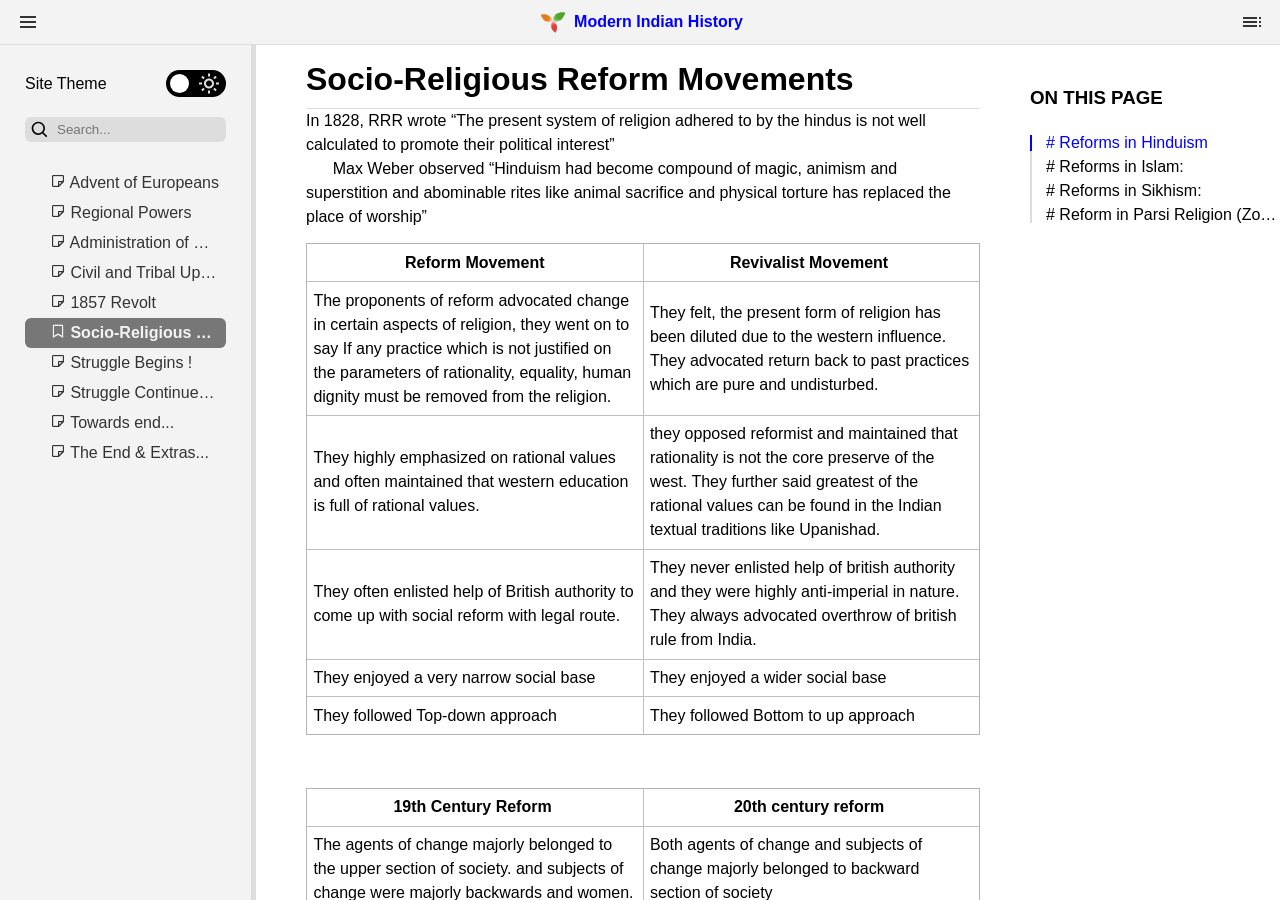
<file: Socio-Religious Reform Movemen.html>
<!DOCTYPE html>
<html lang="en">
<head>
    
    
    <meta charset="utf-8">
    <meta name="viewport" content="width=device-width, initial-scale=1">

    <link rel="shortcut icon" href="favicon.ico">
    
        <link href="assets/styles.css" rel="stylesheet">
    
        <link href="assets/scripts.css" rel="stylesheet">
    
    
        <script type="module" src="assets/scripts.js"></script>
    
    
    
    
    <title>Socio-Religious Reform Movements - Modern Indian History</title>
    <script>
        // Load dark/light theme as soon as possible to avoid color flashes.
        let theme = localStorage.getItem("theme");
        if (!theme) {
            theme = window.matchMedia && window.matchMedia('(prefers-color-scheme: dark)').matches ? "dark" : "light";
        }
        document.documentElement.classList.add(`theme-${theme}`);

        window.glob = {
            isStatic: true,
            theme
        };

        (function() {
            const leftCollapsed = localStorage.getItem("left-pane-collapsed") === "true";
            const tocCollapsed = localStorage.getItem("toc-pane-collapsed") === "true";
            if (leftCollapsed) document.documentElement.classList.add("left-pane-collapsed");
            if (tocCollapsed) document.documentElement.classList.add("toc-pane-collapsed");
        })();
    </script>
    <!-- HTML Meta Tags -->
    <meta name="description" content="">
    <!-- Facebook Meta Tags -->
    <meta property="og:url" content="">
    <meta property="og:type" content="website">
    <meta property="og:title" content="Socio-Religious Reform Movements - Modern Indian History">
    <meta property="og:description" content="">
    <meta property="og:image" content="">
    <!-- Twitter Meta Tags -->
    <meta name="twitter:card" content="summary_large_image">
    <meta property="twitter:domain" content="">
    <meta property="twitter:url" content="">
    <meta name="twitter:title" content="Socio-Religious Reform Movements - Modern Indian History">
    <meta name="twitter:description" content="">
    <meta name="twitter:image" content="">
    <!-- Meta Tags Generated via https://opengraph.dev -->
    <meta name="theme-color" content="">
    <style id="trilium-icon-packs">
                  @font-face {
                font-family: 'boxicons';
                font-weight: normal;
                font-style: normal;
                src: url('assets/icon-pack-bx.woff2') format('woff2');
            }

            .bx {
                font-family: 'boxicons' !important;
                font-weight: normal;
                font-style: normal;
                font-variant: normal;
                line-height: 1;
                text-rendering: auto;
                display: inline-block;
                text-transform: none;
                -webkit-font-smoothing: antialiased;
                -moz-osx-font-smoothing: grayscale;
            }

            .bx.bx-child::before { content: ""; }
.bx.bxs-balloon::before { content: ""; }
.bx.bxs-coffee-bean::before { content: ""; }
.bx.bxs-pear::before { content: ""; }
.bx.bxs-sushi::before { content: ""; }
.bx.bx-sushi::before { content: ""; }
.bx.bxs-shower::before { content: ""; }
.bx.bx-shower::before { content: ""; }
.bx.bxl-typescript::before { content: ""; }
.bx.bxl-graphql::before { content: ""; }
.bx.bx-rfid::before { content: ""; }
.bx.bxs-universal-access::before { content: ""; }
.bx.bx-universal-access::before { content: ""; }
.bx.bxs-castle::before { content: ""; }
.bx.bxs-shield-minus::before { content: ""; }
.bx.bx-shield-minus::before { content: ""; }
.bx.bxs-shield-plus::before { content: ""; }
.bx.bx-shield-plus::before { content: ""; }
.bx.bx-vertical-bottom::before { content: ""; }
.bx.bx-vertical-top::before { content: ""; }
.bx.bx-horizontal-right::before { content: ""; }
.bx.bx-horizontal-left::before { content: ""; }
.bx.bxs-objects-vertical-bottom::before { content: ""; }
.bx.bx-objects-vertical-bottom::before { content: ""; }
.bx.bxs-objects-vertical-center::before { content: ""; }
.bx.bx-objects-vertical-center::before { content: ""; }
.bx.bxs-objects-vertical-top::before { content: ""; }
.bx.bx-objects-vertical-top::before { content: ""; }
.bx.bxs-objects-horizontal-right::before { content: ""; }
.bx.bx-objects-horizontal-right::before { content: ""; }
.bx.bxs-objects-horizontal-center::before { content: ""; }
.bx.bx-objects-horizontal-center::before { content: ""; }
.bx.bxs-objects-horizontal-left::before { content: ""; }
.bx.bx-objects-horizontal-left::before { content: ""; }
.bx.bxs-color::before { content: ""; }
.bx.bx-color::before { content: ""; }
.bx.bx-reflect-horizontal::before { content: ""; }
.bx.bx-reflect-vertical::before { content: ""; }
.bx.bxl-postgresql::before { content: ""; }
.bx.bxl-mongodb::before { content: ""; }
.bx.bxl-deezer::before { content: ""; }
.bx.bxl-xing::before { content: ""; }
.bx.bx-cart-add::before { content: ""; }
.bx.bx-cart-download::before { content: ""; }
.bx.bx-no-signal::before { content: ""; }
.bx.bx-signal-5::before { content: ""; }
.bx.bx-signal-4::before { content: ""; }
.bx.bx-signal-3::before { content: ""; }
.bx.bx-signal-2::before { content: ""; }
.bx.bx-signal-1::before { content: ""; }
.bx.bxs-cheese::before { content: ""; }
.bx.bx-cheese::before { content: ""; }
.bx.bxs-hard-hat::before { content: ""; }
.bx.bx-hard-hat::before { content: ""; }
.bx.bxs-home-alt-2::before { content: ""; }
.bx.bx-home-alt-2::before { content: ""; }
.bx.bxl-meta::before { content: ""; }
.bx.bxs-lemon::before { content: ""; }
.bx.bx-lemon::before { content: ""; }
.bx.bxs-cable-car::before { content: ""; }
.bx.bx-cable-car::before { content: ""; }
.bx.bxs-cricket-ball::before { content: ""; }
.bx.bx-cricket-ball::before { content: ""; }
.bx.bxs-tree-alt::before { content: ""; }
.bx.bx-male-female::before { content: ""; }
.bx.bxs-invader::before { content: ""; }
.bx.bxs-baguette::before { content: ""; }
.bx.bx-baguette::before { content: ""; }
.bx.bx-fork::before { content: ""; }
.bx.bx-knife::before { content: ""; }
.bx.bxs-circle-half::before { content: ""; }
.bx.bx-circle-half::before { content: ""; }
.bx.bxs-circle-three-quarter::before { content: ""; }
.bx.bx-circle-three-quarter::before { content: ""; }
.bx.bxs-circle-quarter::before { content: ""; }
.bx.bx-circle-quarter::before { content: ""; }
.bx.bxs-bowl-rice::before { content: ""; }
.bx.bx-bowl-rice::before { content: ""; }
.bx.bxs-bowl-hot::before { content: ""; }
.bx.bx-bowl-hot::before { content: ""; }
.bx.bxs-popsicle::before { content: ""; }
.bx.bx-popsicle::before { content: ""; }
.bx.bx-cross::before { content: ""; }
.bx.bx-scatter-chart::before { content: ""; }
.bx.bx-money-withdraw::before { content: ""; }
.bx.bx-candles::before { content: ""; }
.bx.bx-math::before { content: ""; }
.bx.bx-party::before { content: ""; }
.bx.bx-leaf::before { content: ""; }
.bx.bx-injection::before { content: ""; }
.bx.bx-expand-vertical::before { content: ""; }
.bx.bx-expand-horizontal::before { content: ""; }
.bx.bx-collapse-vertical::before { content: ""; }
.bx.bx-collapse-horizontal::before { content: ""; }
.bx.bx-collapse-alt::before { content: ""; }
.bx.bxs-party::before { content: ""; }
.bx.bxs-leaf::before { content: ""; }
.bx.bxs-injection::before { content: ""; }
.bx.bxs-dog::before { content: ""; }
.bx.bxs-cat::before { content: ""; }
.bx.bxl-upwork::before { content: ""; }
.bx.bxl-netlify::before { content: ""; }
.bx.bxl-java::before { content: ""; }
.bx.bxl-heroku::before { content: ""; }
.bx.bxl-go-lang::before { content: ""; }
.bx.bxl-gmail::before { content: ""; }
.bx.bxl-flask::before { content: ""; }
.bx.bxl-99designs::before { content: ""; }
.bx.bxl-venmo::before { content: ""; }
.bx.bx-qr::before { content: ""; }
.bx.bx-qr-scan::before { content: ""; }
.bx.bxl-docker::before { content: ""; }
.bx.bxl-aws::before { content: ""; }
.bx.bxs-hand::before { content: ""; }
.bx.bx-podcast::before { content: ""; }
.bx.bxs-checkbox-minus::before { content: ""; }
.bx.bx-checkbox-minus::before { content: ""; }
.bx.bxs-speaker::before { content: ""; }
.bx.bx-speaker::before { content: ""; }
.bx.bxs-registered::before { content: ""; }
.bx.bx-registered::before { content: ""; }
.bx.bxs-phone-off::before { content: ""; }
.bx.bx-phone-off::before { content: ""; }
.bx.bxl-tiktok::before { content: ""; }
.bx.bxl-sketch::before { content: ""; }
.bx.bxl-steam::before { content: ""; }
.bx.bxl-trip-advisor::before { content: ""; }
.bx.bxl-visual-studio::before { content: ""; }
.bx.bxl-unity::before { content: ""; }
.bx.bxl-php::before { content: ""; }
.bx.bxl-discord-alt::before { content: ""; }
.bx.bxl-flutter::before { content: ""; }
.bx.bxl-mastodon::before { content: ""; }
.bx.bxl-tailwind-css::before { content: ""; }
.bx.bx-buildings::before { content: ""; }
.bx.bxs-buildings::before { content: ""; }
.bx.bx-store-alt::before { content: ""; }
.bx.bxs-store-alt::before { content: ""; }
.bx.bx-bar-chart-alt-2::before { content: ""; }
.bx.bxs-bar-chart-alt-2::before { content: ""; }
.bx.bx-message-dots::before { content: ""; }
.bx.bxs-message-dots::before { content: ""; }
.bx.bx-message-rounded-dots::before { content: ""; }
.bx.bxs-message-rounded-dots::before { content: ""; }
.bx.bxs-devices::before { content: ""; }
.bx.bx-memory-card::before { content: ""; }
.bx.bxs-memory-card::before { content: ""; }
.bx.bx-wallet-alt::before { content: ""; }
.bx.bxs-wallet-alt::before { content: ""; }
.bx.bxs-bank::before { content: ""; }
.bx.bx-slideshow::before { content: ""; }
.bx.bxs-slideshow::before { content: ""; }
.bx.bx-message-square::before { content: ""; }
.bx.bx-message-square-dots::before { content: ""; }
.bx.bxs-message-square::before { content: ""; }
.bx.bxs-message-square-dots::before { content: ""; }
.bx.bx-book-content::before { content: ""; }
.bx.bxs-book-content::before { content: ""; }
.bx.bx-chat::before { content: ""; }
.bx.bxs-chat::before { content: ""; }
.bx.bx-edit-alt::before { content: ""; }
.bx.bxs-edit-alt::before { content: ""; }
.bx.bx-mouse-alt::before { content: ""; }
.bx.bxs-mouse-alt::before { content: ""; }
.bx.bx-bug-alt::before { content: ""; }
.bx.bxs-bug-alt::before { content: ""; }
.bx.bx-notepad::before { content: ""; }
.bx.bxs-notepad::before { content: ""; }
.bx.bx-video-recording::before { content: ""; }
.bx.bxs-video-recording::before { content: ""; }
.bx.bx-shape-square::before { content: ""; }
.bx.bx-shape-triangle::before { content: ""; }
.bx.bxs-direction-left::before { content: ""; }
.bx.bx-ghost::before { content: ""; }
.bx.bxs-ghost::before { content: ""; }
.bx.bx-mail-send::before { content: ""; }
.bx.bx-code-alt::before { content: ""; }
.bx.bx-grid::before { content: ""; }
.bx.bxs-quote-single-left::before { content: ""; }
.bx.bxs-quote-single-right::before { content: ""; }
.bx.bx-user-pin::before { content: ""; }
.bx.bxs-user-pin::before { content: ""; }
.bx.bx-run::before { content: ""; }
.bx.bx-copy-alt::before { content: ""; }
.bx.bxs-copy-alt::before { content: ""; }
.bx.bx-transfer-alt::before { content: ""; }
.bx.bxs-file-doc::before { content: ""; }
.bx.bxs-file-html::before { content: ""; }
.bx.bxs-comment-detail::before { content: ""; }
.bx.bxs-comment-add::before { content: ""; }
.bx.bxs-file-css::before { content: ""; }
.bx.bxs-file-js::before { content: ""; }
.bx.bxs-file-json::before { content: ""; }
.bx.bxs-file-md::before { content: ""; }
.bx.bxs-file-txt::before { content: ""; }
.bx.bxs-file-png::before { content: ""; }
.bx.bxs-file-jpg::before { content: ""; }
.bx.bxs-file-gif::before { content: ""; }
.bx.bxs-analyse::before { content: ""; }
.bx.bx-book-open::before { content: ""; }
.bx.bxs-plane-take-off::before { content: ""; }
.bx.bxs-plane-land::before { content: ""; }
.bx.bxs-parking::before { content: ""; }
.bx.bxs-id-card::before { content: ""; }
.bx.bxs-adjust-alt::before { content: ""; }
.bx.bx-landscape::before { content: ""; }
.bx.bxs-landscape::before { content: ""; }
.bx.bxs-traffic::before { content: ""; }
.bx.bx-comment::before { content: ""; }
.bx.bxs-comment::before { content: ""; }
.bx.bx-comment-dots::before { content: ""; }
.bx.bxs-comment-dots::before { content: ""; }
.bx.bxs-wine::before { content: ""; }
.bx.bx-pyramid::before { content: ""; }
.bx.bxs-pyramid::before { content: ""; }
.bx.bx-cylinder::before { content: ""; }
.bx.bxs-cylinder::before { content: ""; }
.bx.bxs-graduation::before { content: ""; }
.bx.bx-lock-alt::before { content: ""; }
.bx.bxs-lock-alt::before { content: ""; }
.bx.bx-lock-open-alt::before { content: ""; }
.bx.bxs-lock-open-alt::before { content: ""; }
.bx.bxs-hourglass-top::before { content: ""; }
.bx.bxs-hourglass-bottom::before { content: ""; }
.bx.bx-left-arrow-alt::before { content: ""; }
.bx.bx-right-arrow-alt::before { content: ""; }
.bx.bx-up-arrow-alt::before { content: ""; }
.bx.bx-down-arrow-alt::before { content: ""; }
.bx.bx-shape-circle::before { content: ""; }
.bx.bx-cycling::before { content: ""; }
.bx.bx-dna::before { content: ""; }
.bx.bx-bowling-ball::before { content: ""; }
.bx.bxs-bowling-ball::before { content: ""; }
.bx.bx-search-alt-2::before { content: ""; }
.bx.bxs-search-alt-2::before { content: ""; }
.bx.bx-plus-medical::before { content: ""; }
.bx.bx-street-view::before { content: ""; }
.bx.bx-droplet::before { content: ""; }
.bx.bxs-droplet-half::before { content: ""; }
.bx.bx-paint-roll::before { content: ""; }
.bx.bxs-paint-roll::before { content: ""; }
.bx.bx-shield-alt-2::before { content: ""; }
.bx.bxs-shield-alt-2::before { content: ""; }
.bx.bx-error-alt::before { content: ""; }
.bx.bxs-error-alt::before { content: ""; }
.bx.bx-square::before { content: ""; }
.bx.bxs-square::before { content: ""; }
.bx.bx-square-rounded::before { content: ""; }
.bx.bxs-square-rounded::before { content: ""; }
.bx.bx-polygon::before { content: ""; }
.bx.bxs-polygon::before { content: ""; }
.bx.bx-cube-alt::before { content: ""; }
.bx.bxs-cube-alt::before { content: ""; }
.bx.bx-cuboid::before { content: ""; }
.bx.bxs-cuboid::before { content: ""; }
.bx.bx-user-voice::before { content: ""; }
.bx.bxs-user-voice::before { content: ""; }
.bx.bx-accessibility::before { content: ""; }
.bx.bx-building-house::before { content: ""; }
.bx.bxs-building-house::before { content: ""; }
.bx.bx-doughnut-chart::before { content: ""; }
.bx.bxs-doughnut-chart::before { content: ""; }
.bx.bxs-circle::before { content: ""; }
.bx.bx-log-in-circle::before { content: ""; }
.bx.bxs-log-in-circle::before { content: ""; }
.bx.bx-log-out-circle::before { content: ""; }
.bx.bxs-log-out-circle::before { content: ""; }
.bx.bxs-log-in::before { content: ""; }
.bx.bxs-log-out::before { content: ""; }
.bx.bxs-notification::before { content: ""; }
.bx.bxs-notification-off::before { content: ""; }
.bx.bx-check-square::before { content: ""; }
.bx.bxs-check-square::before { content: ""; }
.bx.bx-message-alt::before { content: ""; }
.bx.bxs-message-alt::before { content: ""; }
.bx.bx-message-alt-dots::before { content: ""; }
.bx.bxs-message-alt-dots::before { content: ""; }
.bx.bx-no-entry::before { content: ""; }
.bx.bxs-no-entry::before { content: ""; }
.bx.bxs-traffic-barrier::before { content: ""; }
.bx.bxs-component::before { content: ""; }
.bx.bxs-plane-alt::before { content: ""; }
.bx.bx-palette::before { content: ""; }
.bx.bxs-palette::before { content: ""; }
.bx.bx-basket::before { content: ""; }
.bx.bxs-basket::before { content: ""; }
.bx.bx-purchase-tag-alt::before { content: ""; }
.bx.bxs-purchase-tag-alt::before { content: ""; }
.bx.bx-receipt::before { content: ""; }
.bx.bxs-receipt::before { content: ""; }
.bx.bx-line-chart::before { content: ""; }
.bx.bx-map-pin::before { content: ""; }
.bx.bxs-map-pin::before { content: ""; }
.bx.bx-hive::before { content: ""; }
.bx.bx-band-aid::before { content: ""; }
.bx.bxs-band-aid::before { content: ""; }
.bx.bx-credit-card-alt::before { content: ""; }
.bx.bxs-credit-card-alt::before { content: ""; }
.bx.bxs-credit-card::before { content: ""; }
.bx.bx-wifi-off::before { content: ""; }
.bx.bxs-paint::before { content: ""; }
.bx.bx-brightness-half::before { content: ""; }
.bx.bxs-brightness-half::before { content: ""; }
.bx.bx-brightness::before { content: ""; }
.bx.bxs-brightness::before { content: ""; }
.bx.bx-filter-alt::before { content: ""; }
.bx.bx-dialpad-alt::before { content: ""; }
.bx.bx-border-right::before { content: ""; }
.bx.bx-border-left::before { content: ""; }
.bx.bx-border-top::before { content: ""; }
.bx.bx-border-bottom::before { content: ""; }
.bx.bx-border-all::before { content: ""; }
.bx.bx-mobile-landscape::before { content: ""; }
.bx.bx-mobile-vibration::before { content: ""; }
.bx.bxs-rectangle::before { content: ""; }
.bx.bxs-right-arrow::before { content: ""; }
.bx.bxs-left-arrow::before { content: ""; }
.bx.bxs-up-arrow::before { content: ""; }
.bx.bxs-down-arrow::before { content: ""; }
.bx.bxs-right-top-arrow-circle::before { content: ""; }
.bx.bxs-right-down-arrow-circle::before { content: ""; }
.bx.bxs-left-top-arrow-circle::before { content: ""; }
.bx.bxs-left-down-arrow-circle::before { content: ""; }
.bx.bxs-institution::before { content: ""; }
.bx.bxs-school::before { content: ""; }
.bx.bxs-chalkboard::before { content: ""; }
.bx.bxs-skip-previous-circle::before { content: ""; }
.bx.bxs-skip-next-circle::before { content: ""; }
.bx.bxs-data::before { content: ""; }
.bx.bxs-mobile::before { content: ""; }
.bx.bxs-folder-minus::before { content: ""; }
.bx.bxs-bell-plus::before { content: ""; }
.bx.bxs-bell-minus::before { content: ""; }
.bx.bxs-search::before { content: ""; }
.bx.bxs-zoom-in::before { content: ""; }
.bx.bxs-zoom-out::before { content: ""; }
.bx.bxs-grid::before { content: ""; }
.bx.bxs-user-x::before { content: ""; }
.bx.bxs-user-check::before { content: ""; }
.bx.bxs-compass::before { content: ""; }
.bx.bx-gas-pump::before { content: ""; }
.bx.bxs-stopwatch::before { content: ""; }
.bx.bxs-timer::before { content: ""; }
.bx.bxs-time::before { content: ""; }
.bx.bx-pie-chart-alt-2::before { content: ""; }
.bx.bxs-pie-chart-alt-2::before { content: ""; }
.bx.bx-time-five::before { content: ""; }
.bx.bxs-time-five::before { content: ""; }
.bx.bxl-instagram-alt::before { content: ""; }
.bx.bxs-bookmarks::before { content: ""; }
.bx.bxs-bookmark-minus::before { content: ""; }
.bx.bx-briefcase-alt-2::before { content: ""; }
.bx.bxs-briefcase-alt-2::before { content: ""; }
.bx.bx-brush-alt::before { content: ""; }
.bx.bxs-calendar::before { content: ""; }
.bx.bxs-calendar-alt::before { content: ""; }
.bx.bxs-calendar-plus::before { content: ""; }
.bx.bxs-calendar-minus::before { content: ""; }
.bx.bxs-calendar-x::before { content: ""; }
.bx.bxs-calendar-check::before { content: ""; }
.bx.bxs-calendar-event::before { content: ""; }
.bx.bx-customize::before { content: ""; }
.bx.bxs-customize::before { content: ""; }
.bx.bxs-carousel::before { content: ""; }
.bx.bxs-rewind-circle::before { content: ""; }
.bx.bxs-fast-forward-circle::before { content: ""; }
.bx.bxs-mobile-vibration::before { content: ""; }
.bx.bxs-quote-alt-left::before { content: ""; }
.bx.bxs-quote-alt-right::before { content: ""; }
.bx.bxs-layout::before { content: ""; }
.bx.bx-radio::before { content: ""; }
.bx.bx-printer::before { content: ""; }
.bx.bx-sort-a-z::before { content: ""; }
.bx.bx-sort-z-a::before { content: ""; }
.bx.bx-conversation::before { content: ""; }
.bx.bxs-brush-alt::before { content: ""; }
.bx.bx-exit::before { content: ""; }
.bx.bxs-exit::before { content: ""; }
.bx.bx-extension::before { content: ""; }
.bx.bxs-extension::before { content: ""; }
.bx.bxs-file-find::before { content: ""; }
.bx.bx-face::before { content: ""; }
.bx.bxs-face::before { content: ""; }
.bx.bx-file-find::before { content: ""; }
.bx.bx-label::before { content: ""; }
.bx.bxs-label::before { content: ""; }
.bx.bx-check-shield::before { content: ""; }
.bx.bxs-check-shield::before { content: ""; }
.bx.bx-border-radius::before { content: ""; }
.bx.bx-add-to-queue::before { content: ""; }
.bx.bxs-add-to-queue::before { content: ""; }
.bx.bx-archive-in::before { content: ""; }
.bx.bxs-archive-in::before { content: ""; }
.bx.bx-archive-out::before { content: ""; }
.bx.bxs-archive-out::before { content: ""; }
.bx.bx-alarm-add::before { content: ""; }
.bx.bxs-alarm-add::before { content: ""; }
.bx.bx-space-bar::before { content: ""; }
.bx.bx-image-alt::before { content: ""; }
.bx.bx-image-add::before { content: ""; }
.bx.bxs-image-add::before { content: ""; }
.bx.bx-fridge::before { content: ""; }
.bx.bxs-fridge::before { content: ""; }
.bx.bx-dish::before { content: ""; }
.bx.bxs-dish::before { content: ""; }
.bx.bx-spa::before { content: ""; }
.bx.bxs-spa::before { content: ""; }
.bx.bx-cake::before { content: ""; }
.bx.bxs-cake::before { content: ""; }
.bx.bxs-city::before { content: ""; }
.bx.bx-bolt-circle::before { content: ""; }
.bx.bxs-bolt-circle::before { content: ""; }
.bx.bx-tone::before { content: ""; }
.bx.bx-bitcoin::before { content: ""; }
.bx.bx-lira::before { content: ""; }
.bx.bx-ruble::before { content: ""; }
.bx.bxs-caret-up-circle::before { content: ""; }
.bx.bxs-caret-down-circle::before { content: ""; }
.bx.bxs-caret-left-circle::before { content: ""; }
.bx.bxs-caret-right-circle::before { content: ""; }
.bx.bx-rupee::before { content: ""; }
.bx.bx-euro::before { content: ""; }
.bx.bx-pound::before { content: ""; }
.bx.bx-won::before { content: ""; }
.bx.bx-yen::before { content: ""; }
.bx.bx-shekel::before { content: ""; }
.bx.bxl-facebook-circle::before { content: ""; }
.bx.bxl-jquery::before { content: ""; }
.bx.bxl-imdb::before { content: ""; }
.bx.bxl-pinterest-alt::before { content: ""; }
.bx.bxs-tone::before { content: ""; }
.bx.bx-health::before { content: ""; }
.bx.bxs-baby-carriage::before { content: ""; }
.bx.bx-clinic::before { content: ""; }
.bx.bxs-hand-up::before { content: ""; }
.bx.bxs-hand-right::before { content: ""; }
.bx.bxs-hand-down::before { content: ""; }
.bx.bxs-hand-left::before { content: ""; }
.bx.bx-male::before { content: ""; }
.bx.bx-female::before { content: ""; }
.bx.bx-male-sign::before { content: ""; }
.bx.bx-female-sign::before { content: ""; }
.bx.bxs-clinic::before { content: ""; }
.bx.bxs-offer::before { content: ""; }
.bx.bx-food-tag::before { content: ""; }
.bx.bx-food-menu::before { content: ""; }
.bx.bxs-food-menu::before { content: ""; }
.bx.bxs-camera-plus::before { content: ""; }
.bx.bxs-business::before { content: ""; }
.bx.bx-meh-alt::before { content: ""; }
.bx.bx-wink-tongue::before { content: ""; }
.bx.bx-happy-alt::before { content: ""; }
.bx.bx-cool::before { content: ""; }
.bx.bx-tired::before { content: ""; }
.bx.bx-smile::before { content: ""; }
.bx.bx-angry::before { content: ""; }
.bx.bx-happy-heart-eyes::before { content: ""; }
.bx.bx-dizzy::before { content: ""; }
.bx.bx-wink-smile::before { content: ""; }
.bx.bx-confused::before { content: ""; }
.bx.bx-sleepy::before { content: ""; }
.bx.bx-shocked::before { content: ""; }
.bx.bx-happy-beaming::before { content: ""; }
.bx.bx-meh-blank::before { content: ""; }
.bx.bx-laugh::before { content: ""; }
.bx.bx-upside-down::before { content: ""; }
.bx.bxs-angry::before { content: ""; }
.bx.bxs-happy-heart-eyes::before { content: ""; }
.bx.bxs-dizzy::before { content: ""; }
.bx.bxs-wink-smile::before { content: ""; }
.bx.bxs-smile::before { content: ""; }
.bx.bxs-meh::before { content: ""; }
.bx.bxs-meh-alt::before { content: ""; }
.bx.bxs-confused::before { content: ""; }
.bx.bxs-sleepy::before { content: ""; }
.bx.bxs-sad::before { content: ""; }
.bx.bxs-happy::before { content: ""; }
.bx.bxs-shocked::before { content: ""; }
.bx.bxs-happy-beaming::before { content: ""; }
.bx.bxs-tired::before { content: ""; }
.bx.bxs-cool::before { content: ""; }
.bx.bxs-meh-blank::before { content: ""; }
.bx.bxs-laugh::before { content: ""; }
.bx.bxs-happy-alt::before { content: ""; }
.bx.bxs-upside-down::before { content: ""; }
.bx.bxs-wink-tongue::before { content: ""; }
.bx.bxl-adobe::before { content: ""; }
.bx.bxl-algolia::before { content: ""; }
.bx.bxl-audible::before { content: ""; }
.bx.bxl-figma::before { content: ""; }
.bx.bxl-etsy::before { content: ""; }
.bx.bxl-gitlab::before { content: ""; }
.bx.bxl-patreon::before { content: ""; }
.bx.bxl-redbubble::before { content: ""; }
.bx.bx-diamond::before { content: ""; }
.bx.bxs-comment-error::before { content: ""; }
.bx.bxs-vial::before { content: ""; }
.bx.bx-align-left::before { content: ""; }
.bx.bx-align-middle::before { content: ""; }
.bx.bx-align-right::before { content: ""; }
.bx.bx-arrow-back::before { content: ""; }
.bx.bx-bell-minus::before { content: ""; }
.bx.bx-bell-off::before { content: ""; }
.bx.bx-bell-plus::before { content: ""; }
.bx.bx-bell::before { content: ""; }
.bx.bx-bookmark::before { content: ""; }
.bx.bx-bookmarks::before { content: ""; }
.bx.bx-bullseye::before { content: ""; }
.bx.bx-camera-off::before { content: ""; }
.bx.bx-camera::before { content: ""; }
.bx.bx-captions::before { content: ""; }
.bx.bx-checkbox-checked::before { content: ""; }
.bx.bx-checkbox::before { content: ""; }
.bx.bx-checkbox-square::before { content: ""; }
.bx.bx-chevron-down::before { content: ""; }
.bx.bx-chevron-up::before { content: ""; }
.bx.bx-chevron-left::before { content: ""; }
.bx.bx-chevron-right::before { content: ""; }
.bx.bx-chevrons-down::before { content: ""; }
.bx.bx-chevrons-up::before { content: ""; }
.bx.bx-chevrons-right::before { content: ""; }
.bx.bx-chevrons-left::before { content: ""; }
.bx.bx-clipboard::before { content: ""; }
.bx.bx-code-curly::before { content: ""; }
.bx.bx-code::before { content: ""; }
.bx.bx-coffee::before { content: ""; }
.bx.bx-copy::before { content: ""; }
.bx.bx-copyright::before { content: ""; }
.bx.bx-down-arrow-circle::before { content: ""; }
.bx.bx-error-circle::before { content: ""; }
.bx.bx-error::before { content: ""; }
.bx.bx-exit-fullscreen::before { content: ""; }
.bx.bx-fast-forward-circle::before { content: ""; }
.bx.bx-fast-forward::before { content: ""; }
.bx.bx-first-page::before { content: ""; }
.bx.bx-folder-minus::before { content: ""; }
.bx.bx-folder-plus::before { content: ""; }
.bx.bx-folder::before { content: ""; }
.bx.bx-fullscreen::before { content: ""; }
.bx.bx-hide::before { content: ""; }
.bx.bx-image::before { content: ""; }
.bx.bx-info-circle::before { content: ""; }
.bx.bx-align-justify::before { content: ""; }
.bx.bx-key::before { content: ""; }
.bx.bx-last-page::before { content: ""; }
.bx.bx-left-arrow-circle::before { content: ""; }
.bx.bx-left-down-arrow-circle::before { content: ""; }
.bx.bx-left-indent::before { content: ""; }
.bx.bx-left-top-arrow-circle::before { content: ""; }
.bx.bx-menu::before { content: ""; }
.bx.bx-microphone::before { content: ""; }
.bx.bx-minus-circle::before { content: ""; }
.bx.bx-moon::before { content: ""; }
.bx.bx-pause-circle::before { content: ""; }
.bx.bx-pause::before { content: ""; }
.bx.bx-play-circle::before { content: ""; }
.bx.bx-play::before { content: ""; }
.bx.bx-plus-circle::before { content: ""; }
.bx.bx-question-mark::before { content: ""; }
.bx.bx-radio-circle-marked::before { content: ""; }
.bx.bx-radio-circle::before { content: ""; }
.bx.bx-rectangle::before { content: ""; }
.bx.bx-rewind::before { content: ""; }
.bx.bx-reset::before { content: ""; }
.bx.bx-right-arrow-circle::before { content: ""; }
.bx.bx-right-down-arrow-circle::before { content: ""; }
.bx.bx-right-indent::before { content: ""; }
.bx.bx-right-top-arrow-circle::before { content: ""; }
.bx.bx-rss::before { content: ""; }
.bx.bx-search::before { content: ""; }
.bx.bx-show::before { content: ""; }
.bx.bx-skip-next::before { content: ""; }
.bx.bx-skip-previous::before { content: ""; }
.bx.bx-stop-circle::before { content: ""; }
.bx.bx-stop::before { content: ""; }
.bx.bx-stopwatch::before { content: ""; }
.bx.bx-sync::before { content: ""; }
.bx.bx-time::before { content: ""; }
.bx.bx-toggle-left::before { content: ""; }
.bx.bx-toggle-right::before { content: ""; }
.bx.bx-trending-down::before { content: ""; }
.bx.bx-trending-up::before { content: ""; }
.bx.bx-up-arrow-circle::before { content: ""; }
.bx.bx-vertical-center::before { content: ""; }
.bx.bx-video::before { content: ""; }
.bx.bx-volume-full::before { content: ""; }
.bx.bx-volume-low::before { content: ""; }
.bx.bx-volume-mute::before { content: ""; }
.bx.bx-volume::before { content: ""; }
.bx.bx-x-circle::before { content: ""; }
.bx.bx-zoom-in::before { content: ""; }
.bx.bx-zoom-out::before { content: ""; }
.bx.bx-archive::before { content: ""; }
.bx.bx-at::before { content: ""; }
.bx.bx-bar-chart-alt::before { content: ""; }
.bx.bx-bar-chart-square::before { content: ""; }
.bx.bx-bar-chart::before { content: ""; }
.bx.bx-basketball::before { content: ""; }
.bx.bx-block::before { content: ""; }
.bx.bx-book-bookmark::before { content: ""; }
.bx.bx-book::before { content: ""; }
.bx.bx-bookmark-minus::before { content: ""; }
.bx.bx-bookmark-plus::before { content: ""; }
.bx.bx-briefcase::before { content: ""; }
.bx.bx-broadcast::before { content: ""; }
.bx.bx-building::before { content: ""; }
.bx.bx-bug::before { content: ""; }
.bx.bx-bluetooth::before { content: ""; }
.bx.bx-bulb::before { content: ""; }
.bx.bx-buoy::before { content: ""; }
.bx.bx-calendar-plus::before { content: ""; }
.bx.bx-calendar-check::before { content: ""; }
.bx.bx-calendar-minus::before { content: ""; }
.bx.bx-calendar-x::before { content: ""; }
.bx.bx-calendar::before { content: ""; }
.bx.bx-chart::before { content: ""; }
.bx.bx-cloud-download::before { content: ""; }
.bx.bx-cloud-upload::before { content: ""; }
.bx.bx-cloud::before { content: ""; }
.bx.bx-terminal::before { content: ""; }
.bx.bx-crosshair::before { content: ""; }
.bx.bx-compass::before { content: ""; }
.bx.bx-data::before { content: ""; }
.bx.bx-desktop::before { content: ""; }
.bx.bx-directions::before { content: ""; }
.bx.bx-dollar::before { content: ""; }
.bx.bx-dots-horizontal-rounded::before { content: ""; }
.bx.bx-dots-horizontal::before { content: ""; }
.bx.bx-dots-vertical-rounded::before { content: ""; }
.bx.bx-dots-vertical::before { content: ""; }
.bx.bx-download::before { content: ""; }
.bx.bx-envelope::before { content: ""; }
.bx.bx-gift::before { content: ""; }
.bx.bx-globe::before { content: ""; }
.bx.bx-devices::before { content: ""; }
.bx.bx-headphone::before { content: ""; }
.bx.bx-heart::before { content: ""; }
.bx.bx-home::before { content: ""; }
.bx.bx-laptop::before { content: ""; }
.bx.bx-layer::before { content: ""; }
.bx.bx-link-alt::before { content: ""; }
.bx.bx-link::before { content: ""; }
.bx.bx-list-plus::before { content: ""; }
.bx.bx-list-ul::before { content: ""; }
.bx.bx-list-minus::before { content: ""; }
.bx.bx-lock-open::before { content: ""; }
.bx.bx-lock::before { content: ""; }
.bx.bx-map-alt::before { content: ""; }
.bx.bx-map::before { content: ""; }
.bx.bx-message-rounded::before { content: ""; }
.bx.bx-message::before { content: ""; }
.bx.bx-mobile-alt::before { content: ""; }
.bx.bx-mobile::before { content: ""; }
.bx.bx-navigation::before { content: ""; }
.bx.bx-phone::before { content: ""; }
.bx.bx-pie-chart::before { content: ""; }
.bx.bx-send::before { content: ""; }
.bx.bx-sidebar::before { content: ""; }
.bx.bx-sitemap::before { content: ""; }
.bx.bx-spreadsheet::before { content: ""; }
.bx.bx-tab::before { content: ""; }
.bx.bx-tag::before { content: ""; }
.bx.bx-target-lock::before { content: ""; }
.bx.bx-tennis-ball::before { content: ""; }
.bx.bx-alarm::before { content: ""; }
.bx.bx-upload::before { content: ""; }
.bx.bx-usb::before { content: ""; }
.bx.bx-video-off::before { content: ""; }
.bx.bx-voicemail::before { content: ""; }
.bx.bx-wifi::before { content: ""; }
.bx.bx-window-open::before { content: ""; }
.bx.bx-window::before { content: ""; }
.bx.bx-windows::before { content: ""; }
.bx.bx-duplicate::before { content: ""; }
.bx.bx-table::before { content: ""; }
.bx.bx-x::before { content: ""; }
.bx.bx-adjust::before { content: ""; }
.bx.bx-album::before { content: ""; }
.bx.bx-anchor::before { content: ""; }
.bx.bx-award::before { content: ""; }
.bx.bx-bold::before { content: ""; }
.bx.bx-calculator::before { content: ""; }
.bx.bx-cart::before { content: ""; }
.bx.bx-check::before { content: ""; }
.bx.bx-cloud-drizzle::before { content: ""; }
.bx.bx-cloud-light-rain::before { content: ""; }
.bx.bx-cloud-lightning::before { content: ""; }
.bx.bx-cloud-rain::before { content: ""; }
.bx.bx-cloud-snow::before { content: ""; }
.bx.bx-cog::before { content: ""; }
.bx.bx-columns::before { content: ""; }
.bx.bx-credit-card::before { content: ""; }
.bx.bx-crop::before { content: ""; }
.bx.bx-cube::before { content: ""; }
.bx.bx-cut::before { content: ""; }
.bx.bx-detail::before { content: ""; }
.bx.bx-shield-quarter::before { content: ""; }
.bx.bx-edit::before { content: ""; }
.bx.bx-file::before { content: ""; }
.bx.bx-filter::before { content: ""; }
.bx.bx-font::before { content: ""; }
.bx.bx-git-branch::before { content: ""; }
.bx.bx-git-commit::before { content: ""; }
.bx.bx-git-compare::before { content: ""; }
.bx.bx-git-merge::before { content: ""; }
.bx.bx-git-pull-request::before { content: ""; }
.bx.bx-git-repo-forked::before { content: ""; }
.bx.bx-group::before { content: ""; }
.bx.bx-hash::before { content: ""; }
.bx.bx-heading::before { content: ""; }
.bx.bx-home-alt::before { content: ""; }
.bx.bx-italic::before { content: ""; }
.bx.bx-joystick::before { content: ""; }
.bx.bx-link-external::before { content: ""; }
.bx.bx-log-in::before { content: ""; }
.bx.bx-log-out::before { content: ""; }
.bx.bx-microphone-off::before { content: ""; }
.bx.bx-minus::before { content: ""; }
.bx.bx-mouse::before { content: ""; }
.bx.bx-move::before { content: ""; }
.bx.bx-music::before { content: ""; }
.bx.bx-notification::before { content: ""; }
.bx.bx-package::before { content: ""; }
.bx.bx-paragraph::before { content: ""; }
.bx.bx-paste::before { content: ""; }
.bx.bx-pencil::before { content: ""; }
.bx.bx-pin::before { content: ""; }
.bx.bx-plus::before { content: ""; }
.bx.bx-power-off::before { content: ""; }
.bx.bx-pulse::before { content: ""; }
.bx.bx-save::before { content: ""; }
.bx.bx-screenshot::before { content: ""; }
.bx.bx-select-multiple::before { content: ""; }
.bx.bx-share-alt::before { content: ""; }
.bx.bx-share::before { content: ""; }
.bx.bx-shield-alt::before { content: ""; }
.bx.bx-shield::before { content: ""; }
.bx.bx-shopping-bag::before { content: ""; }
.bx.bx-shuffle::before { content: ""; }
.bx.bx-sort::before { content: ""; }
.bx.bx-star::before { content: ""; }
.bx.bx-sun::before { content: ""; }
.bx.bx-text::before { content: ""; }
.bx.bx-trash::before { content: ""; }
.bx.bx-trophy::before { content: ""; }
.bx.bx-underline::before { content: ""; }
.bx.bx-user-check::before { content: ""; }
.bx.bx-user-circle::before { content: ""; }
.bx.bx-user-minus::before { content: ""; }
.bx.bx-user-plus::before { content: ""; }
.bx.bx-user-x::before { content: ""; }
.bx.bx-user::before { content: ""; }
.bx.bx-barcode::before { content: ""; }
.bx.bx-crown::before { content: ""; }
.bx.bx-dislike::before { content: ""; }
.bx.bx-down-arrow::before { content: ""; }
.bx.bx-export::before { content: ""; }
.bx.bxl-facebook::before { content: ""; }
.bx.bx-first-aid::before { content: ""; }
.bx.bx-flag::before { content: ""; }
.bx.bxl-github::before { content: ""; }
.bx.bxl-google::before { content: ""; }
.bx.bx-history::before { content: ""; }
.bx.bxl-instagram::before { content: ""; }
.bx.bx-joystick-alt::before { content: ""; }
.bx.bx-left-arrow::before { content: ""; }
.bx.bx-like::before { content: ""; }
.bx.bx-list-check::before { content: ""; }
.bx.bx-poll::before { content: ""; }
.bx.bx-radar::before { content: ""; }
.bx.bx-redo::before { content: ""; }
.bx.bx-reply-all::before { content: ""; }
.bx.bx-reply::before { content: ""; }
.bx.bx-repost::before { content: ""; }
.bx.bx-revision::before { content: ""; }
.bx.bx-right-arrow::before { content: ""; }
.bx.bx-subdirectory-left::before { content: ""; }
.bx.bx-subdirectory-right::before { content: ""; }
.bx.bx-support::before { content: ""; }
.bx.bx-timer::before { content: ""; }
.bx.bxl-twitter::before { content: ""; }
.bx.bx-undo::before { content: ""; }
.bx.bx-up-arrow::before { content: ""; }
.bx.bxl-youtube::before { content: ""; }
.bx.bxl-whatsapp::before { content: ""; }
.bx.bxl-tumblr::before { content: ""; }
.bx.bx-phone-call::before { content: ""; }
.bx.bxl-behance::before { content: ""; }
.bx.bxl-dribbble::before { content: ""; }
.bx.bx-aperture::before { content: ""; }
.bx.bx-film::before { content: ""; }
.bx.bx-folder-open::before { content: ""; }
.bx.bx-task::before { content: ""; }
.bx.bx-server::before { content: ""; }
.bx.bx-battery::before { content: ""; }
.bx.bx-calendar-alt::before { content: ""; }
.bx.bx-import::before { content: ""; }
.bx.bx-ruler::before { content: ""; }
.bx.bx-horizontal-center::before { content: ""; }
.bx.bx-rotate-right::before { content: ""; }
.bx.bx-rename::before { content: ""; }
.bx.bx-collapse::before { content: ""; }
.bx.bx-phone-incoming::before { content: ""; }
.bx.bx-phone-outgoing::before { content: ""; }
.bx.bx-body::before { content: ""; }
.bx.bx-cast::before { content: ""; }
.bx.bx-chip::before { content: ""; }
.bx.bx-skip-next-circle::before { content: ""; }
.bx.bx-skip-previous-circle::before { content: ""; }
.bx.bx-hdd::before { content: ""; }
.bx.bx-store::before { content: ""; }
.bx.bx-globe-alt::before { content: ""; }
.bx.bxl-vimeo::before { content: ""; }
.bx.bx-upvote::before { content: ""; }
.bx.bx-downvote::before { content: ""; }
.bx.bx-news::before { content: ""; }
.bx.bx-pie-chart-alt::before { content: ""; }
.bx.bx-images::before { content: ""; }
.bx.bx-purchase-tag::before { content: ""; }
.bx.bx-pen::before { content: ""; }
.bx.bx-expand::before { content: ""; }
.bx.bx-paperclip::before { content: ""; }
.bx.bx-closet::before { content: ""; }
.bx.bx-tv::before { content: ""; }
.bx.bx-collection::before { content: ""; }
.bx.bx-station::before { content: ""; }
.bx.bx-wallet::before { content: ""; }
.bx.bx-briefcase-alt::before { content: ""; }
.bx.bx-hourglass::before { content: ""; }
.bx.bx-carousel::before { content: ""; }
.bx.bx-infinite::before { content: ""; }
.bx.bx-plug::before { content: ""; }
.bx.bx-notification-off::before { content: ""; }
.bx.bx-window-close::before { content: ""; }
.bx.bx-command::before { content: ""; }
.bx.bx-grid-alt::before { content: ""; }
.bx.bx-trash-alt::before { content: ""; }
.bx.bx-chalkboard::before { content: ""; }
.bx.bx-loader::before { content: ""; }
.bx.bx-slider::before { content: ""; }
.bx.bx-paper-plane::before { content: ""; }
.bx.bx-selection::before { content: ""; }
.bx.bxl-linkedin::before { content: ""; }
.bx.bx-world::before { content: ""; }
.bx.bx-dock-bottom::before { content: ""; }
.bx.bx-dock-right::before { content: ""; }
.bx.bx-dock-top::before { content: ""; }
.bx.bx-dock-left::before { content: ""; }
.bx.bx-layout::before { content: ""; }
.bx.bxl-bitcoin::before { content: ""; }
.bx.bxl-facebook-square::before { content: ""; }
.bx.bx-alarm-off::before { content: ""; }
.bx.bx-wrench::before { content: ""; }
.bx.bx-loader-circle::before { content: ""; }
.bx.bx-loader-alt::before { content: ""; }
.bx.bx-car::before { content: ""; }
.bx.bx-cart-alt::before { content: ""; }
.bx.bxs-adjust::before { content: ""; }
.bx.bxs-alarm::before { content: ""; }
.bx.bxs-alarm-off::before { content: ""; }
.bx.bxs-album::before { content: ""; }
.bx.bxs-archive::before { content: ""; }
.bx.bxs-camera::before { content: ""; }
.bx.bxs-camera-off::before { content: ""; }
.bx.bxs-folder::before { content: ""; }
.bx.bxs-folder-plus::before { content: ""; }
.bx.bxs-award::before { content: ""; }
.bx.bxs-bar-chart-square::before { content: ""; }
.bx.bxs-barcode::before { content: ""; }
.bx.bxs-battery::before { content: ""; }
.bx.bxs-battery-charging::before { content: ""; }
.bx.bxs-battery-full::before { content: ""; }
.bx.bxs-bell::before { content: ""; }
.bx.bxs-bell-off::before { content: ""; }
.bx.bxs-bolt::before { content: ""; }
.bx.bxs-book::before { content: ""; }
.bx.bxs-book-bookmark::before { content: ""; }
.bx.bxs-bookmark::before { content: ""; }
.bx.bxs-bookmark-plus::before { content: ""; }
.bx.bxs-book-open::before { content: ""; }
.bx.bxs-bookmark-star::before { content: ""; }
.bx.bxs-briefcase::before { content: ""; }
.bx.bxs-briefcase-alt::before { content: ""; }
.bx.bxs-bug::before { content: ""; }
.bx.bxs-building::before { content: ""; }
.bx.bxs-bulb::before { content: ""; }
.bx.bxs-buoy::before { content: ""; }
.bx.bxs-calculator::before { content: ""; }
.bx.bxs-captions::before { content: ""; }
.bx.bxs-car::before { content: ""; }
.bx.bxs-cart-alt::before { content: ""; }
.bx.bxs-cart::before { content: ""; }
.bx.bxs-chart::before { content: ""; }
.bx.bxs-chip::before { content: ""; }
.bx.bxs-cloud-download::before { content: ""; }
.bx.bxs-cloud-upload::before { content: ""; }
.bx.bxs-cloud::before { content: ""; }
.bx.bxs-coffee::before { content: ""; }
.bx.bxs-cog::before { content: ""; }
.bx.bxs-collection::before { content: ""; }
.bx.bxs-contact::before { content: ""; }
.bx.bxs-copy::before { content: ""; }
.bx.bxs-coupon::before { content: ""; }
.bx.bxs-crown::before { content: ""; }
.bx.bxs-cube::before { content: ""; }
.bx.bxs-detail::before { content: ""; }
.bx.bxs-discount::before { content: ""; }
.bx.bxs-dislike::before { content: ""; }
.bx.bxs-dock-bottom::before { content: ""; }
.bx.bxs-dock-left::before { content: ""; }
.bx.bxs-dock-right::before { content: ""; }
.bx.bxs-dock-top::before { content: ""; }
.bx.bxs-down-arrow-circle::before { content: ""; }
.bx.bxs-download::before { content: ""; }
.bx.bxs-downvote::before { content: ""; }
.bx.bxs-drink::before { content: ""; }
.bx.bxs-droplet::before { content: ""; }
.bx.bxs-duplicate::before { content: ""; }
.bx.bxs-eject::before { content: ""; }
.bx.bxs-envelope::before { content: ""; }
.bx.bxs-error-circle::before { content: ""; }
.bx.bxs-error::before { content: ""; }
.bx.bxs-file-image::before { content: ""; }
.bx.bxs-file::before { content: ""; }
.bx.bxs-filter-alt::before { content: ""; }
.bx.bxs-first-aid::before { content: ""; }
.bx.bxs-flag-alt::before { content: ""; }
.bx.bxs-flag::before { content: ""; }
.bx.bxs-gift::before { content: ""; }
.bx.bxs-grid-alt::before { content: ""; }
.bx.bxs-group::before { content: ""; }
.bx.bxs-hdd::before { content: ""; }
.bx.bxs-heart::before { content: ""; }
.bx.bxs-hide::before { content: ""; }
.bx.bxs-home::before { content: ""; }
.bx.bxs-hot::before { content: ""; }
.bx.bxs-hourglass::before { content: ""; }
.bx.bxs-image::before { content: ""; }
.bx.bxs-inbox::before { content: ""; }
.bx.bxs-info-circle::before { content: ""; }
.bx.bxs-joystick-alt::before { content: ""; }
.bx.bxs-joystick::before { content: ""; }
.bx.bxs-layer::before { content: ""; }
.bx.bxs-left-arrow-circle::before { content: ""; }
.bx.bxs-like::before { content: ""; }
.bx.bxs-lock-open::before { content: ""; }
.bx.bxs-lock::before { content: ""; }
.bx.bxs-map-alt::before { content: ""; }
.bx.bxs-map::before { content: ""; }
.bx.bxs-message-rounded::before { content: ""; }
.bx.bxs-message::before { content: ""; }
.bx.bxs-microphone-off::before { content: ""; }
.bx.bxs-microphone::before { content: ""; }
.bx.bxs-minus-circle::before { content: ""; }
.bx.bxs-moon::before { content: ""; }
.bx.bxs-mouse::before { content: ""; }
.bx.bxs-music::before { content: ""; }
.bx.bxs-navigation::before { content: ""; }
.bx.bxs-news::before { content: ""; }
.bx.bxs-package::before { content: ""; }
.bx.bxs-paper-plane::before { content: ""; }
.bx.bxs-paste::before { content: ""; }
.bx.bxs-pen::before { content: ""; }
.bx.bxs-pencil::before { content: ""; }
.bx.bxs-phone-call::before { content: ""; }
.bx.bxs-phone-incoming::before { content: ""; }
.bx.bxs-phone-outgoing::before { content: ""; }
.bx.bxs-phone::before { content: ""; }
.bx.bxs-pie-chart-alt::before { content: ""; }
.bx.bxs-pie-chart::before { content: ""; }
.bx.bxs-pin::before { content: ""; }
.bx.bxs-playlist::before { content: ""; }
.bx.bxs-plug::before { content: ""; }
.bx.bxs-plus-circle::before { content: ""; }
.bx.bxs-printer::before { content: ""; }
.bx.bxs-purchase-tag::before { content: ""; }
.bx.bxs-quote-left::before { content: ""; }
.bx.bxs-quote-right::before { content: ""; }
.bx.bxs-radio::before { content: ""; }
.bx.bxs-rename::before { content: ""; }
.bx.bxs-report::before { content: ""; }
.bx.bxs-right-arrow-circle::before { content: ""; }
.bx.bxs-ruler::before { content: ""; }
.bx.bxs-save::before { content: ""; }
.bx.bxs-sort-alt::before { content: ""; }
.bx.bxs-select-multiple::before { content: ""; }
.bx.bxs-send::before { content: ""; }
.bx.bxs-server::before { content: ""; }
.bx.bxs-share-alt::before { content: ""; }
.bx.bxs-share::before { content: ""; }
.bx.bxs-shield::before { content: ""; }
.bx.bxs-shopping-bag-alt::before { content: ""; }
.bx.bxs-shopping-bag::before { content: ""; }
.bx.bxs-show::before { content: ""; }
.bx.bx-happy::before { content: ""; }
.bx.bx-meh::before { content: ""; }
.bx.bx-sad::before { content: ""; }
.bx.bxs-spreadsheet::before { content: ""; }
.bx.bxs-star::before { content: ""; }
.bx.bxs-store::before { content: ""; }
.bx.bxs-sun::before { content: ""; }
.bx.bxs-t-shirt::before { content: ""; }
.bx.bxs-tag-x::before { content: ""; }
.bx.bxs-tag::before { content: ""; }
.bx.bxs-tennis-ball::before { content: ""; }
.bx.bxs-terminal::before { content: ""; }
.bx.bxs-to-top::before { content: ""; }
.bx.bxs-toggle-left::before { content: ""; }
.bx.bxs-toggle-right::before { content: ""; }
.bx.bxs-torch::before { content: ""; }
.bx.bxs-trash-alt::before { content: ""; }
.bx.bxs-trash::before { content: ""; }
.bx.bxs-trophy::before { content: ""; }
.bx.bxs-truck::before { content: ""; }
.bx.bxs-up-arrow-circle::before { content: ""; }
.bx.bxs-upvote::before { content: ""; }
.bx.bxs-user-circle::before { content: ""; }
.bx.bxs-user-detail::before { content: ""; }
.bx.bxs-user-minus::before { content: ""; }
.bx.bxs-user-plus::before { content: ""; }
.bx.bxs-user::before { content: ""; }
.bx.bxs-video-off::before { content: ""; }
.bx.bxs-video::before { content: ""; }
.bx.bxs-videos::before { content: ""; }
.bx.bxs-volume-full::before { content: ""; }
.bx.bxs-volume-low::before { content: ""; }
.bx.bxs-volume-mute::before { content: ""; }
.bx.bxs-volume::before { content: ""; }
.bx.bxs-wallet::before { content: ""; }
.bx.bxs-watch-alt::before { content: ""; }
.bx.bxs-watch::before { content: ""; }
.bx.bxs-widget::before { content: ""; }
.bx.bxs-wrench::before { content: ""; }
.bx.bxs-x-circle::before { content: ""; }
.bx.bxs-zap::before { content: ""; }
.bx.bxs-folder-open::before { content: ""; }
.bx.bxs-battery-low::before { content: ""; }
.bx.bxs-conversation::before { content: ""; }
.bx.bxs-dashboard::before { content: ""; }
.bx.bxs-file-plus::before { content: ""; }
.bx.bx-slider-alt::before { content: ""; }
.bx.bxl-google-plus::before { content: ""; }
.bx.bxl-google-plus-circle::before { content: ""; }
.bx.bxl-linkedin-square::before { content: ""; }
.bx.bxl-medium::before { content: ""; }
.bx.bxl-medium-square::before { content: ""; }
.bx.bxl-skype::before { content: ""; }
.bx.bxl-slack-old::before { content: ""; }
.bx.bxl-slack::before { content: ""; }
.bx.bxl-twitch::before { content: ""; }
.bx.bxl-discord::before { content: ""; }
.bx.bxl-reddit::before { content: ""; }
.bx.bxl-pinterest::before { content: ""; }
.bx.bxl-blogger::before { content: ""; }
.bx.bx-certification::before { content: ""; }
.bx.bxs-certification::before { content: ""; }
.bx.bx-rocket::before { content: ""; }
.bx.bxs-rocket::before { content: ""; }
.bx.bx-check-circle::before { content: ""; }
.bx.bxs-check-circle::before { content: ""; }
.bx.bxs-checkbox::before { content: ""; }
.bx.bxs-checkbox-checked::before { content: ""; }
.bx.bxs-star-half::before { content: ""; }
.bx.bx-bus::before { content: ""; }
.bx.bxs-bus::before { content: ""; }
.bx.bx-check-double::before { content: ""; }
.bx.bx-dumbbell::before { content: ""; }
.bx.bx-bot::before { content: ""; }
.bx.bx-area::before { content: ""; }
.bx.bxs-bot::before { content: ""; }
.bx.bxs-area::before { content: ""; }
.bx.bx-bed::before { content: ""; }
.bx.bxs-bed::before { content: ""; }
.bx.bx-bath::before { content: ""; }
.bx.bxs-bath::before { content: ""; }
.bx.bx-train::before { content: ""; }
.bx.bxs-train::before { content: ""; }
.bx.bx-taxi::before { content: ""; }
.bx.bxs-taxi::before { content: ""; }
.bx.bx-movie::before { content: ""; }
.bx.bxs-movie::before { content: ""; }
.bx.bx-hotel::before { content: ""; }
.bx.bx-planet::before { content: ""; }
.bx.bxs-planet::before { content: ""; }
.bx.bx-list-ol::before { content: ""; }
.bx.bx-video-plus::before { content: ""; }
.bx.bxs-video-plus::before { content: ""; }
.bx.bx-menu-alt-left::before { content: ""; }
.bx.bx-menu-alt-right::before { content: ""; }
.bx.bx-box::before { content: ""; }
.bx.bxs-box::before { content: ""; }
.bx.bxs-key::before { content: ""; }
.bx.bx-restaurant::before { content: ""; }
.bx.bx-swim::before { content: ""; }
.bx.bx-water::before { content: ""; }
.bx.bx-wind::before { content: ""; }
.bx.bx-dialpad::before { content: ""; }
.bx.bx-handicap::before { content: ""; }
.bx.bx-font-size::before { content: ""; }
.bx.bx-code-block::before { content: ""; }
.bx.bx-photo-album::before { content: ""; }
.bx.bxs-photo-album::before { content: ""; }
.bx.bxs-bell-ring::before { content: ""; }
.bx.bxl-apple::before { content: ""; }
.bx.bxl-android::before { content: ""; }
.bx.bxl-play-store::before { content: ""; }
.bx.bxl-windows::before { content: ""; }
.bx.bxl-vk::before { content: ""; }
.bx.bxl-pocket::before { content: ""; }
.bx.bx-strikethrough::before { content: ""; }
.bx.bx-file-blank::before { content: ""; }
.bx.bxs-file-blank::before { content: ""; }
.bx.bx-highlight::before { content: ""; }
.bx.bx-font-color::before { content: ""; }
.bx.bx-fingerprint::before { content: ""; }
.bx.bx-transfer::before { content: ""; }
.bx.bx-circle::before { content: ""; }
.bx.bxs-edit::before { content: ""; }
.bx.bx-ball::before { content: ""; }
.bx.bxs-ball::before { content: ""; }
.bx.bx-football::before { content: ""; }
.bx.bxs-film::before { content: ""; }
.bx.bx-dollar-circle::before { content: ""; }
.bx.bxs-dollar-circle::before { content: ""; }
.bx.bxs-skull::before { content: ""; }
.bx.bxl-messenger::before { content: ""; }
.bx.bx-search-alt::before { content: ""; }
.bx.bxs-image-alt::before { content: ""; }
.bx.bxs-microphone-alt::before { content: ""; }
.bx.bx-analyse::before { content: ""; }
.bx.bxs-x-square::before { content: ""; }
.bx.bxs-plus-square::before { content: ""; }
.bx.bxs-minus-square::before { content: ""; }
.bx.bx-disc::before { content: ""; }
.bx.bxs-disc::before { content: ""; }
.bx.bx-equalizer::before { content: ""; }
.bx.bx-stats::before { content: ""; }
.bx.bx-move-horizontal::before { content: ""; }
.bx.bx-move-vertical::before { content: ""; }
.bx.bxs-flame::before { content: ""; }
.bx.bx-grid-horizontal::before { content: ""; }
.bx.bx-grid-vertical::before { content: ""; }
.bx.bx-grid-small::before { content: ""; }
.bx.bx-badge::before { content: ""; }
.bx.bxs-badge::before { content: ""; }
.bx.bx-id-card::before { content: ""; }
.bx.bx-sort-up::before { content: ""; }
.bx.bx-sort-down::before { content: ""; }
.bx.bx-note::before { content: ""; }
.bx.bxs-note::before { content: ""; }
.bx.bx-test-tube::before { content: ""; }
.bx.bx-help-circle::before { content: ""; }
.bx.bxs-help-circle::before { content: ""; }
.bx.bx-card::before { content: ""; }
.bx.bxs-card::before { content: ""; }
.bx.bx-rewind-circle::before { content: ""; }
.bx.bx-magnet::before { content: ""; }
.bx.bxs-magnet::before { content: ""; }
.bx.bxl-500px::before { content: ""; }
.bx.bxl-angular::before { content: ""; }
.bx.bxl-codepen::before { content: ""; }
.bx.bxl-creative-commons::before { content: ""; }
.bx.bxl-digitalocean::before { content: ""; }
.bx.bxl-deviantart::before { content: ""; }
.bx.bxl-discourse::before { content: ""; }
.bx.bxl-dropbox::before { content: ""; }
.bx.bxl-drupal::before { content: ""; }
.bx.bxl-ebay::before { content: ""; }
.bx.bxl-amazon::before { content: ""; }
.bx.bxl-digg::before { content: ""; }
.bx.bxl-unsplash::before { content: ""; }
.bx.bxl-wikipedia::before { content: ""; }
.bx.bxl-sass::before { content: ""; }
.bx.bxl-foursquare::before { content: ""; }
.bx.bxl-invision::before { content: ""; }
.bx.bxl-opera::before { content: ""; }
.bx.bxl-airbnb::before { content: ""; }
.bx.bxl-yelp::before { content: ""; }
.bx.bxl-quora::before { content: ""; }
.bx.bxl-git::before { content: ""; }
.bx.bxl-html5::before { content: ""; }
.bx.bxl-product-hunt::before { content: ""; }
.bx.bxl-magento::before { content: ""; }
.bx.bxl-stack-overflow::before { content: ""; }
.bx.bxl-firefox::before { content: ""; }
.bx.bxl-javascript::before { content: ""; }
.bx.bxl-nodejs::before { content: ""; }
.bx.bxl-kickstarter::before { content: ""; }
.bx.bxl-vuejs::before { content: ""; }
.bx.bxl-bing::before { content: ""; }
.bx.bxl-react::before { content: ""; }
.bx.bxl-periscope::before { content: ""; }
.bx.bxl-wordpress::before { content: ""; }
.bx.bxl-telegram::before { content: ""; }
.bx.bxl-stripe::before { content: ""; }
.bx.bxl-edge::before { content: ""; }
.bx.bxl-paypal::before { content: ""; }
.bx.bxl-internet-explorer::before { content: ""; }
.bx.bxl-joomla::before { content: ""; }
.bx.bxl-dailymotion::before { content: ""; }
.bx.bxl-chrome::before { content: ""; }
.bx.bxl-baidu::before { content: ""; }
.bx.bxl-visa::before { content: ""; }
.bx.bxl-mastercard::before { content: ""; }
.bx.bxl-redux::before { content: ""; }
.bx.bxl-bootstrap::before { content: ""; }
.bx.bxl-yahoo::before { content: ""; }
.bx.bxl-microsoft::before { content: ""; }
.bx.bxl-css3::before { content: ""; }
.bx.bxl-jsfiddle::before { content: ""; }
.bx.bxl-shopify::before { content: ""; }
.bx.bxl-flickr::before { content: ""; }
.bx.bxl-less::before { content: ""; }
.bx.bxl-snapchat::before { content: ""; }
.bx.bxl-soundcloud::before { content: ""; }
.bx.bxl-spotify::before { content: ""; }
.bx.bxl-trello::before { content: ""; }
.bx.bxl-wix::before { content: ""; }
.bx.bxl-mailchimp::before { content: ""; }
.bx.bxl-medium-old::before { content: ""; }
.bx.bxl-squarespace::before { content: ""; }
.bx.bxl-whatsapp-square::before { content: ""; }
.bx.bxl-flickr-square::before { content: ""; }
.bx.bxs-ambulance::before { content: ""; }
.bx.bxs-left-arrow-square::before { content: ""; }
.bx.bxs-up-arrow-square::before { content: ""; }
.bx.bxs-down-arrow-square::before { content: ""; }
.bx.bxs-right-arrow-square::before { content: ""; }
.bx.bxs-user-badge::before { content: ""; }
.bx.bx-calendar-event::before { content: ""; }
.bx.bx-caret-left::before { content: ""; }
.bx.bx-caret-up::before { content: ""; }
.bx.bx-caret-right::before { content: ""; }
.bx.bx-caret-down::before { content: ""; }
.bx.bxs-gas-pump::before { content: ""; }
.bx.bxs-landmark::before { content: ""; }
.bx.bx-show-alt::before { content: ""; }
.bx.bx-badge-check::before { content: ""; }
.bx.bxs-badge-check::before { content: ""; }
.bx.bx-rotate-left::before { content: ""; }
.bx.bxs-coffee-alt::before { content: ""; }
.bx.bx-brush::before { content: ""; }
.bx.bxs-brush::before { content: ""; }
.bx.bxs-keyboard::before { content: ""; }
.bx.bxs-megaphone::before { content: ""; }
.bx.bxs-directions::before { content: ""; }
.bx.bxs-direction-right::before { content: ""; }
.bx.bx-unlink::before { content: ""; }
.bx.bx-paint::before { content: ""; }
.bx.bx-joystick-button::before { content: ""; }
.bx.bxs-joystick-button::before { content: ""; }
.bx.bx-font-family::before { content: ""; }
.bx.bxs-flask::before { content: ""; }
.bx.bxs-capsule::before { content: ""; }
.bx.bxs-color-fill::before { content: ""; }
.bx.bxs-hotel::before { content: ""; }
.bx.bxs-magic-wand::before { content: ""; }
.bx.bx-repeat::before { content: ""; }
.bx.bxs-eraser::before { content: ""; }
.bx.bxs-cloud-rain::before { content: ""; }
.bx.bxs-cloud-lightning::before { content: ""; }
.bx.bxs-eyedropper::before { content: ""; }
.bx.bxs-user-rectangle::before { content: ""; }
.bx.bxs-plane::before { content: ""; }
.bx.bxs-tree::before { content: ""; }
.bx.bxs-factory::before { content: ""; }
.bx.bxs-ship::before { content: ""; }
.bx.bx-walk::before { content: ""; }
.bx.bxs-yin-yang::before { content: ""; }
.bx.bxs-file-pdf::before { content: ""; }
.bx.bx-money::before { content: ""; }
.bx.bx-home-circle::before { content: ""; }
.bx.bxs-home-circle::before { content: ""; }
.bx.bx-location-plus::before { content: ""; }
.bx.bxs-location-plus::before { content: ""; }
.bx.bx-arch::before { content: ""; }
.bx.bxs-arch::before { content: ""; }
.bx.bx-atom::before { content: ""; }
.bx.bxs-badge-dollar::before { content: ""; }
.bx.bx-baseball::before { content: ""; }
.bx.bx-beer::before { content: ""; }
.bx.bxs-beer::before { content: ""; }
.bx.bx-bible::before { content: ""; }
.bx.bxs-bible::before { content: ""; }
.bx.bx-bomb::before { content: ""; }
.bx.bxs-bomb::before { content: ""; }
.bx.bx-bus-school::before { content: ""; }
.bx.bxs-bus-school::before { content: ""; }
.bx.bx-cabinet::before { content: ""; }
.bx.bxs-cabinet::before { content: ""; }
.bx.bx-calendar-edit::before { content: ""; }
.bx.bxs-calendar-edit::before { content: ""; }
.bx.bxs-car-wash::before { content: ""; }
.bx.bxs-car-garage::before { content: ""; }
.bx.bxs-car-mechanic::before { content: ""; }
.bx.bxs-car-crash::before { content: ""; }
.bx.bx-coffee-togo::before { content: ""; }
.bx.bxs-coffee-togo::before { content: ""; }
.bx.bxs-chess::before { content: ""; }
.bx.bxs-dryer::before { content: ""; }
.bx.bxs-washer::before { content: ""; }
.bx.bx-pointer::before { content: ""; }
.bx.bxs-pointer::before { content: ""; }
.bx.bx-microchip::before { content: ""; }
.bx.bxs-microchip::before { content: ""; }
.bx.bxs-piano::before { content: ""; }
.bx.bxs-file-export::before { content: ""; }
.bx.bxs-file-import::before { content: ""; }
.bx.bxs-flag-checkered::before { content: ""; }
.bx.bx-heart-circle::before { content: ""; }
.bx.bxs-heart-circle::before { content: ""; }
.bx.bx-heart-square::before { content: ""; }
.bx.bxs-heart-square::before { content: ""; }
.bx.bx-home-heart::before { content: ""; }
.bx.bxs-home-heart::before { content: ""; }
.bx.bx-info-square::before { content: ""; }
.bx.bxs-info-square::before { content: ""; }
.bx.bx-layer-plus::before { content: ""; }
.bx.bxs-layer-plus::before { content: ""; }
.bx.bx-layer-minus::before { content: ""; }
.bx.bxs-layer-minus::before { content: ""; }
.bx.bx-recycle::before { content: ""; }
.bx.bx-traffic-cone::before { content: ""; }
.bx.bxs-traffic-cone::before { content: ""; }
.bx.bx-wifi-2::before { content: ""; }
.bx.bx-wifi-1::before { content: ""; }
.bx.bx-wifi-0::before { content: ""; }
.bx.bx-mask::before { content: ""; }
.bx.bxs-mask::before { content: ""; }
.bx.bx-low-vision::before { content: ""; }
.bx.bxs-low-vision::before { content: ""; }
.bx.bxs-radiation::before { content: ""; }
.bx.bx-been-here::before { content: ""; }
.bx.bxs-been-here::before { content: ""; }
.bx.bx-current-location::before { content: ""; }
.bx.bx-arrow-from-top::before { content: ""; }
.bx.bxs-arrow-from-top::before { content: ""; }
.bx.bx-arrow-from-bottom::before { content: ""; }
.bx.bxs-arrow-from-bottom::before { content: ""; }
.bx.bx-arrow-from-left::before { content: ""; }
.bx.bxs-arrow-from-left::before { content: ""; }
.bx.bx-arrow-from-right::before { content: ""; }
.bx.bxs-arrow-from-right::before { content: ""; }
.bx.bx-arrow-to-right::before { content: ""; }
.bx.bxs-arrow-to-right::before { content: ""; }
.bx.bx-arrow-to-left::before { content: ""; }
.bx.bxs-arrow-to-left::before { content: ""; }
.bx.bx-arrow-to-top::before { content: ""; }
.bx.bxs-arrow-to-top::before { content: ""; }
.bx.bx-arrow-to-bottom::before { content: ""; }
.bx.bxs-arrow-to-bottom::before { content: ""; }
.bx.bx-book-reader::before { content: ""; }
.bx.bxs-book-reader::before { content: ""; }
.bx.bxs-edit-location::before { content: ""; }
.bx.bxs-ev-station::before { content: ""; }
.bx.bxs-shapes::before { content: ""; }
.bx.bxs-florist::before { content: ""; }
.bx.bxs-pizza::before { content: ""; }
.bx.bx-scan::before { content: ""; }
.bx.bx-calendar-week::before { content: ""; }
.bx.bxs-calendar-week::before { content: ""; }
.bx.bx-glasses::before { content: ""; }
.bx.bx-glasses-alt::before { content: ""; }
.bx.bx-border-none::before { content: ""; }
.bx.bx-border-inner::before { content: ""; }
.bx.bx-dice-1::before { content: ""; }
.bx.bxs-dice-1::before { content: ""; }
.bx.bx-dice-2::before { content: ""; }
.bx.bxs-dice-2::before { content: ""; }
.bx.bx-dice-3::before { content: ""; }
.bx.bxs-dice-3::before { content: ""; }
.bx.bx-dice-4::before { content: ""; }
.bx.bxs-dice-4::before { content: ""; }
.bx.bx-dice-5::before { content: ""; }
.bx.bxs-dice-5::before { content: ""; }
.bx.bx-dice-6::before { content: ""; }
.bx.bxs-dice-6::before { content: ""; }
.bx.bx-webcam::before { content: ""; }
.bx.bxs-webcam::before { content: ""; }
.bx.bx-spray-can::before { content: ""; }
.bx.bxs-spray-can::before { content: ""; }
.bx.bxs-file-archive::before { content: ""; }
.bx.bx-sticker::before { content: ""; }
.bx.bxs-sticker::before { content: ""; }
.bx.bx-tachometer::before { content: ""; }
.bx.bxs-tachometer::before { content: ""; }
.bx.bxs-thermometer::before { content: ""; }
.bx.bx-game::before { content: ""; }
.bx.bxs-game::before { content: ""; }
.bx.bx-abacus::before { content: ""; }
.bx.bx-alarm-snooze::before { content: ""; }
.bx.bxs-alarm-snooze::before { content: ""; }
.bx.bx-alarm-exclamation::before { content: ""; }
.bx.bxs-alarm-exclamation::before { content: ""; }
.bx.bxs-chevrons-left::before { content: ""; }
.bx.bxs-chevrons-right::before { content: ""; }
.bx.bxs-chevrons-up::before { content: ""; }
.bx.bxs-chevrons-down::before { content: ""; }
.bx.bxs-chevron-down::before { content: ""; }
.bx.bxs-chevron-up::before { content: ""; }
.bx.bxs-chevron-right::before { content: ""; }
.bx.bxs-chevron-left::before { content: ""; }
.bx.bxs-guitar-amp::before { content: ""; }
.bx.bxs-up-arrow-alt::before { content: ""; }
.bx.bxs-down-arrow-alt::before { content: ""; }
.bx.bxs-left-arrow-alt::before { content: ""; }
.bx.bxs-right-arrow-alt::before { content: ""; }
.bx.bx-medal::before { content: ""; }
.bx.bxs-medal::before { content: ""; }
.bx.bxs-shopping-bags::before { content: ""; }
.bx.bxs-baseball::before { content: ""; }
.bx.bx-task-x::before { content: ""; }
.bx.bxs-basketball::before { content: ""; }
.bx.bx-barcode-reader::before { content: ""; }
.bx.bx-blanket::before { content: ""; }
.bx.bxs-blanket::before { content: ""; }
.bx.bxs-binoculars::before { content: ""; }
.bx.bx-bone::before { content: ""; }
.bx.bxs-bone::before { content: ""; }
.bx.bx-bong::before { content: ""; }
.bx.bxs-bong::before { content: ""; }
.bx.bx-book-alt::before { content: ""; }
.bx.bxs-book-alt::before { content: ""; }
.bx.bx-book-heart::before { content: ""; }
.bx.bxs-book-heart::before { content: ""; }
.bx.bx-book-add::before { content: ""; }
.bx.bxs-book-add::before { content: ""; }
.bx.bx-bracket::before { content: ""; }
.bx.bx-brain::before { content: ""; }
.bx.bxs-brain::before { content: ""; }
.bx.bx-border-outer::before { content: ""; }
.bx.bx-braille::before { content: ""; }
.bx.bx-window-alt::before { content: ""; }
.bx.bxs-window-alt::before { content: ""; }
.bx.bx-calendar-heart::before { content: ""; }
.bx.bxs-calendar-heart::before { content: ""; }
.bx.bx-wine::before { content: ""; }
.bx.bx-vial::before { content: ""; }
.bx.bx-color-fill::before { content: ""; }
.bx.bx-capsule::before { content: ""; }
.bx.bx-eraser::before { content: ""; }
.bx.bx-drink::before { content: ""; }
.bx.bx-cctv::before { content: ""; }
.bx.bxs-cctv::before { content: ""; }
.bx.bx-chair::before { content: ""; }
.bx.bx-network-chart::before { content: ""; }
.bx.bxs-network-chart::before { content: ""; }
.bx.bx-vector::before { content: ""; }
.bx.bxs-vector::before { content: ""; }
.bx.bx-calendar-exclamation::before { content: ""; }
.bx.bxs-calendar-exclamation::before { content: ""; }
.bx.bx-calendar-star::before { content: ""; }
.bx.bxs-calendar-star::before { content: ""; }
.bx.bx-camera-home::before { content: ""; }
.bx.bxs-camera-home::before { content: ""; }
.bx.bx-camera-movie::before { content: ""; }
.bx.bxs-camera-movie::before { content: ""; }
.bx.bxs-backpack::before { content: ""; }
.bx.bxs-cart-download::before { content: ""; }
.bx.bxs-cart-add::before { content: ""; }
.bx.bxs-car-battery::before { content: ""; }
.bx.bx-caret-right-circle::before { content: ""; }
.bx.bx-caret-left-circle::before { content: ""; }
.bx.bx-caret-up-circle::before { content: ""; }
.bx.bx-caret-down-circle::before { content: ""; }
.bx.bx-caret-right-square::before { content: ""; }
.bx.bxs-caret-right-square::before { content: ""; }
.bx.bx-caret-up-square::before { content: ""; }
.bx.bxs-caret-up-square::before { content: ""; }
.bx.bx-caret-left-square::before { content: ""; }
.bx.bxs-caret-left-square::before { content: ""; }
.bx.bx-caret-down-square::before { content: ""; }
.bx.bxs-caret-down-square::before { content: ""; }
.bx.bx-shield-x::before { content: ""; }
.bx.bxs-shield-x::before { content: ""; }
.bx.bx-line-chart-down::before { content: ""; }
.bx.bx-chevron-down-circle::before { content: ""; }
.bx.bxs-chevron-down-circle::before { content: ""; }
.bx.bx-chevron-up-circle::before { content: ""; }
.bx.bxs-chevron-up-circle::before { content: ""; }
.bx.bx-chevron-left-circle::before { content: ""; }
.bx.bxs-chevron-left-circle::before { content: ""; }
.bx.bx-chevron-right-circle::before { content: ""; }
.bx.bxs-chevron-right-circle::before { content: ""; }
.bx.bx-chevron-down-square::before { content: ""; }
.bx.bxs-chevron-down-square::before { content: ""; }
.bx.bx-chevron-up-square::before { content: ""; }
.bx.bxs-chevron-up-square::before { content: ""; }
.bx.bx-chevron-left-square::before { content: ""; }
.bx.bxs-chevron-left-square::before { content: ""; }
.bx.bx-chevron-right-square::before { content: ""; }
.bx.bxs-chevron-right-square::before { content: ""; }
.bx.bx-church::before { content: ""; }
.bx.bxs-church::before { content: ""; }
.bx.bx-coin::before { content: ""; }
.bx.bxs-coin::before { content: ""; }
.bx.bx-coin-stack::before { content: ""; }
.bx.bxs-coin-stack::before { content: ""; }
.bx.bx-unite::before { content: ""; }
.bx.bx-minus-front::before { content: ""; }
.bx.bx-intersect::before { content: ""; }
.bx.bx-exclude::before { content: ""; }
.bx.bx-minus-back::before { content: ""; }
.bx.bx-merge::before { content: ""; }
.bx.bx-trim::before { content: ""; }
.bx.bx-outline::before { content: ""; }
.bx.bxs-bullseye::before { content: ""; }
.bx.bx-meteor::before { content: ""; }
.bx.bxs-meteor::before { content: ""; }
.bx.bx-refresh::before { content: ""; }
.bx.bx-home-smile::before { content: ""; }
.bx.bxs-home-smile::before { content: ""; }
.bx.bx-envelope-open::before { content: ""; }
.bx.bxs-envelope-open::before { content: ""; }
.bx.bxl-dev-to::before { content: ""; }
.bx.bx-message-alt-add::before { content: ""; }
.bx.bxs-message-alt-add::before { content: ""; }
.bx.bx-message-alt-check::before { content: ""; }
.bx.bxs-message-alt-check::before { content: ""; }
.bx.bx-message-alt-error::before { content: ""; }
.bx.bxs-message-alt-error::before { content: ""; }
.bx.bx-message-alt-x::before { content: ""; }
.bx.bxs-message-alt-x::before { content: ""; }
.bx.bx-message-alt-minus::before { content: ""; }
.bx.bxs-message-alt-minus::before { content: ""; }
.bx.bx-message-alt-edit::before { content: ""; }
.bx.bxs-message-alt-edit::before { content: ""; }
.bx.bx-message-alt-detail::before { content: ""; }
.bx.bxs-message-alt-detail::before { content: ""; }
.bx.bx-message-rounded-check::before { content: ""; }
.bx.bxs-message-rounded-check::before { content: ""; }
.bx.bx-message-rounded-error::before { content: ""; }
.bx.bxs-message-rounded-error::before { content: ""; }
.bx.bx-message-rounded-x::before { content: ""; }
.bx.bxs-message-rounded-x::before { content: ""; }
.bx.bx-message-rounded-minus::before { content: ""; }
.bx.bxs-message-rounded-minus::before { content: ""; }
.bx.bx-message-rounded-edit::before { content: ""; }
.bx.bxs-message-rounded-edit::before { content: ""; }
.bx.bx-message-rounded-add::before { content: ""; }
.bx.bxs-message-rounded-add::before { content: ""; }
.bx.bx-message-rounded-detail::before { content: ""; }
.bx.bxs-message-rounded-detail::before { content: ""; }
.bx.bx-message-check::before { content: ""; }
.bx.bxs-message-check::before { content: ""; }
.bx.bx-message-error::before { content: ""; }
.bx.bxs-message-error::before { content: ""; }
.bx.bx-message-x::before { content: ""; }
.bx.bxs-message-x::before { content: ""; }
.bx.bx-message-minus::before { content: ""; }
.bx.bxs-message-minus::before { content: ""; }
.bx.bx-message-edit::before { content: ""; }
.bx.bxs-message-edit::before { content: ""; }
.bx.bx-message-add::before { content: ""; }
.bx.bxs-message-add::before { content: ""; }
.bx.bx-message-detail::before { content: ""; }
.bx.bxs-message-detail::before { content: ""; }
.bx.bx-message-square-check::before { content: ""; }
.bx.bxs-message-square-check::before { content: ""; }
.bx.bx-message-square-error::before { content: ""; }
.bx.bxs-message-square-error::before { content: ""; }
.bx.bx-message-square-x::before { content: ""; }
.bx.bxs-message-square-x::before { content: ""; }
.bx.bx-message-square-minus::before { content: ""; }
.bx.bxs-message-square-minus::before { content: ""; }
.bx.bx-message-square-edit::before { content: ""; }
.bx.bxs-message-square-edit::before { content: ""; }
.bx.bx-message-square-add::before { content: ""; }
.bx.bxs-message-square-add::before { content: ""; }
.bx.bx-message-square-detail::before { content: ""; }
.bx.bxs-message-square-detail::before { content: ""; }
.bx.bx-comment-check::before { content: ""; }
.bx.bxs-comment-check::before { content: ""; }
.bx.bx-comment-error::before { content: ""; }
.bx.bx-comment-x::before { content: ""; }
.bx.bxs-comment-x::before { content: ""; }
.bx.bx-comment-edit::before { content: ""; }
.bx.bxs-comment-edit::before { content: ""; }
.bx.bx-comment-minus::before { content: ""; }
.bx.bxs-comment-minus::before { content: ""; }
.bx.bx-comment-add::before { content: ""; }
.bx.bx-comment-detail::before { content: ""; }
.bx.bx-cookie::before { content: ""; }
.bx.bxs-cookie::before { content: ""; }
.bx.bxs-copyright::before { content: ""; }
.bx.bx-credit-card-front::before { content: ""; }
.bx.bxs-credit-card-front::before { content: ""; }
.bx.bxs-crop::before { content: ""; }
.bx.bxs-diamond::before { content: ""; }
.bx.bx-door-open::before { content: ""; }
.bx.bxs-door-open::before { content: ""; }
.bx.bx-donate-heart::before { content: ""; }
.bx.bxs-donate-heart::before { content: ""; }
.bx.bx-donate-blood::before { content: ""; }
.bx.bxs-donate-blood::before { content: ""; }
.bx.bx-shape-polygon::before { content: ""; }
.bx.bxl-zoom::before { content: ""; }
.bx.bxl-microsoft-teams::before { content: ""; }
.bx.bxl-blender::before { content: ""; }
.bx.bxl-kubernetes::before { content: ""; }
.bx.bxl-google-cloud::before { content: ""; }
.bx.bxl-django::before { content: ""; }
.bx.bxl-spring-boot::before { content: ""; }
.bx.bxl-tux::before { content: ""; }
.bx.bxl-markdown::before { content: ""; }
.bx.bxl-python::before { content: ""; }
.bx.bxl-ok-ru::before { content: ""; }
.bx.bxl-firebase::before { content: ""; }
.bx.bxl-c-plus-plus::before { content: ""; }
.bx.bx-bookmark-heart::before { content: ""; }
.bx.bxs-bookmark-heart::before { content: ""; }
.bx.bx-sort-alt-2::before { content: ""; }
.bx.bx-category::before { content: ""; }
.bx.bxs-category::before { content: ""; }
.bx.bx-category-alt::before { content: ""; }
.bx.bxs-category-alt::before { content: ""; }
.bx.bx-bookmark-alt::before { content: ""; }
.bx.bxs-bookmark-alt::before { content: ""; }
.bx.bx-bookmark-alt-plus::before { content: ""; }
.bx.bxs-bookmark-alt-plus::before { content: ""; }
.bx.bx-bookmark-alt-minus::before { content: ""; }
.bx.bxs-bookmark-alt-minus::before { content: ""; }
.bx.bxs-face-mask::before { content: ""; }
.bx.bxs-tv::before { content: ""; }
.bx.bx-tag-alt::before { content: ""; }
.bx.bxs-tag-alt::before { content: ""; }
.bx.bx-movie-play::before { content: ""; }
.bx.bxs-movie-play::before { content: ""; }
.bx.bxs-user-account::before { content: ""; }
.bx.bx-expand-alt::before { content: ""; }
.bx.bx-library::before { content: ""; }
.bx.bx-trip::before { content: ""; }
.bx.bxs-virus::before { content: ""; }
.bx.bxs-virus-block::before { content: ""; }
        
    </style>
    
</head>

<body data-note-id="FB9kVBUHixoT" class="type-text" data-ancestor-note-id="D3K9i8iewL7K">

<div id="header">
    <button aria-label="Toggle Navigation" id="left-pane-toggle-button" class="header-button"><svg xmlns="http://www.w3.org/2000/svg" width="24" height="24" viewBox="0 0 24 24" fill="currentColor"><path d="M4 6h16v2H4zm0 5h16v2H4zm0 5h16v2H4z"></path></svg></button>
    <a href="" id="header-logo">
            <img src="icon-color.svg" width="32" height="24.150943396226417" alt="Logo" />
        Modern Indian History
    </a>
    
        <button aria-label="Toggle Table of Contents" id="toc-pane-toggle-button" class="header-button"><svg xmlns="http://www.w3.org/2000/svg" width="24" height="24" viewBox="0 0 24 24" fill="currentColor"><path d="M3 9h14V7H3v2zm0 4h14v-2H3v2zm0 4h14v-2H3v2zm16 0h2v-2h-2v2zm0-10V7h2v2h-2zm0 6h2v-2h-2v2z"></path></svg></button>
    
</div>
<div id="split-pane">
    <div id="left-pane">
        <div id="navigation">
            <div id="site-header">
                <div class="theme-selection">
                    <span id="sitetheme">Site Theme</span>
                    <label class="switch">
                      <input type="checkbox" aria-labelledby="sitetheme">
                      <span class="slider"></span>
                      <svg class="dark-icon" xmlns="http://www.w3.org/2000/svg" width="24" height="24" viewBox="0 0 24 24" fill="currentColor"><path d="M20.742 13.045a8.088 8.088 0 0 1-2.077.271c-2.135 0-4.14-.83-5.646-2.336a8.025 8.025 0 0 1-2.064-7.723A1 1 0 0 0 9.73 2.034a10.014 10.014 0 0 0-4.489 2.582c-3.898 3.898-3.898 10.243 0 14.143a9.937 9.937 0 0 0 7.072 2.93 9.93 9.93 0 0 0 7.07-2.929 10.007 10.007 0 0 0 2.583-4.491 1.001 1.001 0 0 0-1.224-1.224zm-2.772 4.301a7.947 7.947 0 0 1-5.656 2.343 7.953 7.953 0 0 1-5.658-2.344c-3.118-3.119-3.118-8.195 0-11.314a7.923 7.923 0 0 1 2.06-1.483 10.027 10.027 0 0 0 2.89 7.848 9.972 9.972 0 0 0 7.848 2.891 8.036 8.036 0 0 1-1.484 2.059z"></path></svg>
                      <svg class="light-icon" xmlns="http://www.w3.org/2000/svg" width="24" height="24" viewBox="0 0 24 24" fill="currentColor"><path d="M6.993 12c0 2.761 2.246 5.007 5.007 5.007s5.007-2.246 5.007-5.007S14.761 6.993 12 6.993 6.993 9.239 6.993 12zM12 8.993c1.658 0 3.007 1.349 3.007 3.007S13.658 15.007 12 15.007 8.993 13.658 8.993 12 10.342 8.993 12 8.993zM10.998 19h2v3h-2zm0-17h2v3h-2zm-9 9h3v2h-3zm17 0h3v2h-3zM4.219 18.363l2.12-2.122 1.415 1.414-2.12 2.122zM16.24 6.344l2.122-2.122 1.414 1.414-2.122 2.122zM6.342 7.759 4.22 5.637l1.415-1.414 2.12 2.122zm13.434 10.605-1.414 1.414-2.122-2.122 1.414-1.414z"></path></svg>
                    </label>
                    <script>
                        const el = document.querySelector(".theme-selection input");
                        el.checked = (glob.theme === "dark");
                    </script>
                </div>
                
                    <div class="search-item">
                        <svg class="search-icon" xmlns="http://www.w3.org/2000/svg" width="24" height="24" viewBox="0 0 24 24" fill="currentColor"><path d="M10 18a7.952 7.952 0 0 0 4.897-1.688l4.396 4.396 1.414-1.414-4.396-4.396A7.952 7.952 0 0 0 18 10c0-4.411-3.589-8-8-8s-8 3.589-8 8 3.589 8 8 8zm0-14c3.309 0 6 2.691 6 6s-2.691 6-6 6-6-2.691-6-6 2.691-6 6-6z"></path></svg>
                        <input type="text" class="search-input" placeholder="Search...">
                    </div>
                
            </div>
        
            <nav id="menu">
                

    



<ul>
    
    
        <li class="item">
            

    
    <a class="type-text" href="Advent%20of%20Europeans.html">
        
        <span><i class="tn-icon bx bx-note"></i> Advent of Europeans</span>
    </a>





        </li>
    
    
        <li class="item">
            

    
    <a class="type-text" href="Regional%20Powers.html">
        
        <span><i class="tn-icon bx bx-note"></i> Regional Powers</span>
    </a>





        </li>
    
    
        <li class="item">
            

    
    <a class="type-text" href="Administration%20of%20BEIC%20in%20Indi.html">
        
        <span><i class="tn-icon bx bx-note"></i> Administration of BEIC in India</span>
    </a>





        </li>
    
    
        <li class="item">
            

    
    <a class="type-text" href="Civil%20and%20Tribal%20Uprising.html">
        
        <span><i class="tn-icon bx bx-note"></i> Civil and Tribal Uprising</span>
    </a>





        </li>
    
    
        <li class="item">
            

    
    <a class="type-text" href="1857%20Revolt.html">
        
        <span><i class="tn-icon bx bx-note"></i> 1857 Revolt</span>
    </a>





        </li>
    
    
        <li class="item expanded">
            

    
    <a class="type-text active" href="Socio-Religious%20Reform%20Movemen.html">
        
        <span><i class="tn-icon bx bx-bookmark"></i> Socio-Religious Reform Movements</span>
    </a>





        </li>
    
    
        <li class="item">
            

    
    <a class="type-text" href="Struggle%20Begins%20!.html">
        
        <span><i class="tn-icon bx bx-note"></i> Struggle Begins !</span>
    </a>





        </li>
    
    
        <li class="item">
            

    
    <a class="type-text" href="Struggle%20Continues%20!!.html">
        
        <span><i class="tn-icon bx bx-note"></i> Struggle Continues !!</span>
    </a>





        </li>
    
    
        <li class="item">
            

    
    <a class="type-text" href="Towards%20end.html">
        
        <span><i class="tn-icon bx bx-note"></i> Towards end...</span>
    </a>





        </li>
    
    
        <li class="item">
            

    
    <a class="type-text" href="The%20End%20%26%20Extras.html">
        
        <span><i class="tn-icon bx bx-note"></i> The End &amp; Extras...</span>
    </a>





        </li>
    
</ul>


            </nav>
           
        </div>
    </div>
    <div id="right-pane">
        <div id="main">
            <div id="content" class="type-text ck-content">
                
                    <h1 id="title">Socio-Religious Reform Movements</h1>
                
                    
                    <div>In 1828, RRR wrote “The present system of religion adhered to by the hindus is not well calculated to promote their political interest”</div><div>&nbsp;&nbsp;&nbsp;&nbsp;&nbsp;&nbsp;Max Weber observed “Hinduism had become compound of magic, animism and superstition and abominable rites like animal sacrifice and physical torture has replaced the place of worship”</div><div><figure class="table"><table><tbody><tr><td style="width:442.5px;"><div style="text-align:center;"><strong>Reform Movement</strong></div></td><td style="width:442.5px;"><div style="text-align:center;"><strong>Revivalist Movement</strong>&nbsp;</div></td></tr><tr><td style="width:442.5px;"><div>The proponents of reform advocated change in certain aspects of religion, they went on to say If any practice which is not justified on the parameters of rationality, equality, human dignity must be removed from the religion.</div></td><td style="width:442.5px;"><div>They felt, the present form of religion has been diluted due to the western influence. They advocated return back to past practices which are pure and undisturbed.</div></td></tr><tr><td style="width:442.5px;"><div>They highly emphasized on rational values and often maintained that western education is full of rational values.</div></td><td style="width:442.5px;"><div>they opposed reformist and maintained that rationality is not the core preserve of the west. They further said greatest of the rational values can be found in the Indian textual traditions like Upanishad.</div></td></tr><tr><td style="width:442.5px;"><div>They often enlisted help of British authority to come up with social reform with legal route.</div></td><td style="width:442.5px;"><div>They never enlisted help of british authority and they were highly anti-imperial in nature. They always advocated overthrow of british rule from India.</div></td></tr><tr><td style="width:442.5px;"><div>They enjoyed a very narrow social base</div></td><td style="width:442.5px;"><div>They enjoyed a wider social base</div></td></tr><tr><td style="width:442.5px;"><div>They followed Top-down approach</div></td><td style="width:442.5px;"><div>They followed Bottom to up approach</div></td></tr></tbody></table></figure></div><div>&nbsp;</div><div><figure class="table"><table><tbody><tr><td style="width:438px;"><div style="text-align:center;"><strong>19th Century Reform</strong>&nbsp;</div></td><td style="width:438px;"><div style="text-align:center;"><strong>20th century reform</strong>&nbsp;</div></td></tr><tr><td style="width:438px;"><div>The agents of change majorly belonged to the upper section of society. and subjects of change were majorly backwards and women.</div><div>eg: RRR, ICV, KCS</div></td><td style="width:438px;"><div>Both agents of change and subjects of change majorly belonged to backward section of society</div><div>eg: Periyar, Narayan Guru, Dr. Ambedkar</div></td></tr><tr><td style="width:438px;"><div>Agenda of change was not very broad and it was limited to the themes like education of women and backwards, upliftment of untouchables, widow remarriage, ban on sati and child marriage.</div></td><td style="width:438px;"><div>Agenda of reform was very broader. They demanded equal political right, citizenship, economic right, Rtp, RtV, access to public facility etc.</div></td></tr><tr><td style="width:438px;"><div>They enjoyed narrow social base</div></td><td style="width:438px;"><div>They enjoyed a wider social base</div></td></tr></tbody></table></figure></div><h4><strong># </strong><span style="background-color:hsl(180,75%,60%);"><strong>Reforms in Hinduism</strong></span><a id="reforms-in-hinduism" class="toc-anchor" name="reforms-in-hinduism" href="#reforms-in-hinduism">#</a></h4><ol><li data-list-item-id="ecd936eacfc489940dc6e25f8b45bd8cb"><strong>Brahmo Samaj</strong>:<ul><li data-list-item-id="eed4f7987d6bab44fd1e1b8032a108b32">Raja Ram Mohan Roy:<ul><li data-list-item-id="e92740976848c81a267e152bdaaff8e65">He was in the writership of the company and he had expertise in more than 10 languages.</li><li data-list-item-id="e4b422c9307703c85ece55388f3ce899a">He believed in the scientific approach, values of rationality, human dignity and equality.&nbsp;</li><li data-list-item-id="e1a494f776ae1d326a41afd0d64e42d33">He believed in Monotheism. To prove his point he translated many Upanishads. He deeply studied all the religions in a comparative manner. After it he wrote a famous text "Tuhfat-ul-Muwahiddin". English version of this was "<strong>Gift to Monotheist</strong>". Another popular text he wrote "<strong>Percept of Jesus</strong>".</li><li data-list-item-id="eeeb0a1fcfc853c60d9cbe4e5c9f0ee14">In 1815, he founded "<strong>Atmiya Sabha</strong>" for the purpose of social reform in Hinduism. He also released reform magazine in Bengali language i.e. <strong>"Sambad Kamudi"</strong>. In this magazine he regularly wrote about inhumane practices like Sati.&nbsp;</li><li data-list-item-id="e813160f0111b785479bd1b5af4ad47d6">Due to his persuasion, <u>B's banned Sati Pratha in </u><strong><u>1829</u></strong>.</li><li data-list-item-id="e4bc439bbb834db81ecfc356dc5c53440">In <span style="color:rgb(197,45,23);"><strong>1828</strong></span>, RRR founded Brahmo Sabha which was soon renamed as "<strong>Brahmo Samaj</strong>". This organization had <u>two fold objective</u>: 1. Worship and adoration of Eternal, unsearchable and immutable God. 2. Promotion of benevolence and charity in society.<br>&nbsp;</li></ul></li><li data-list-item-id="eb89c60c3fbb2e05443ac0b379fc8b777">Debendranath Tagore:<ul><li data-list-item-id="e284909134fc36bfa1c38e1905c1f9e1a">He founded Tattabodhini Sabha in 1839. He was blend of India-western thought. He was deeply rooted in Indian tradition but also acknowledged importance of western education.</li><li data-list-item-id="ebb41fe5915e263a83228a7ea55539ea9">In 1842, he joined Brahmo Samaj and infused a new life in it. He started to work on two fronts&nbsp;<ol><li data-list-item-id="e30aabf97b7db61db3329fea3913fb3f3">Carry forward reform agenda of BS in Hinduism.</li><li data-list-item-id="eae3d256c2873862933d374d9b6731d7a">To criticize proselytizing of Christian missionaries.<br>&nbsp;</li></ol></li></ul></li><li data-list-item-id="e526f1d3f5d20a2fa3eea3f897d39d04a">Keshub Chandra Sen:<ul><li data-list-item-id="e5230917407a9e3c8701b9a3529c17911">He joined BS in 1858. He was known for his very good oratory skills. And he inspired a great lot of Indians to initiate social reform. He called for respect towards all the religions and also to bring th e teachings of all the religions at one place. (cosmpolitinization)&nbsp;</li><li data-list-item-id="ee623dc8534663bbcfce5b2920162db4f">He started to promote intercaste marriages and called for to ban child marriage. He was very critical to orthodox Hindu rituals and rigidity of caste system. Due to his radical thought process he was expelled form BS in 1865. he went on to create BS of India in 1866.</li><li data-list-item-id="ebc6ec7fa1e39991250e1bb6d77608bea">In 1878 he performed the marriage of his minor daughter to the minor prince of Cooch-Behar, with all the orthodox Hindu rituals. It led to division in his cadre and majority of his followers left him and went on to create "<strong>Sadharan Brahmo Samaj</strong>".<br>&nbsp;</li></ul></li></ul></li><li data-list-item-id="e62a5fd7933b3185a529546249c0454e3"><strong>Young Bengal Movement</strong>:<ul><li data-list-item-id="ec9aa3b7367f79ffb223e72be7da37abb">It was initiated by an Anglo-Indian <strong>Henry Vivian Derozion</strong>, he was professor in Hindu college in Bengal. He was highly inspired from French revolution</li><li data-list-item-id="e42bf966f832e2c2750103bfeecc19489">He tried to inculcate the values of French revolution like liberty, equality and fraternity to his disciples. he asked his disciples to <u>think freely</u> and <u>oppose all the authorities</u> with relevant questions.</li><li data-list-item-id="ea4cfebe6d880605181a3ff280cf2a921">He also inspired them to oppose all the decadent customs in India.</li><li data-list-item-id="e13f8a33ede9f26d23a6641212d9c6a0c">In a short span of time he gained a large number of followers who were k/as Derozian's. Because of his thought process he was expelled from Hindu college but soon after this incident he fell ill and died at a very young age. His Death led to complete halt of this movement.<br>&nbsp;</li></ul></li><li data-list-item-id="e4096e82b95e2315f9460bc24bdd46936">&nbsp;<strong>Ishwar Chandra Vidyasagar</strong>:<ul><li data-list-item-id="e77c8e370b838b990d2b0b0fc51882669">Because of his immense knowledge in Sanskrit language he was given the title of Vidyanagar. He was also one of the most renowned name in the sphere of Bengali literature. It was he who refined the way prose is written in today's time.</li><li data-list-item-id="e9b45e04cdc8041778fe3e4c10c9e45da">He is often regarded as “<u>Father of Bengali Prose</u>”.</li><li data-list-item-id="e47d991b323ad920f2f091c2899907951">He dedicated his life for the emancipation and upliftment of the women. He served as secretary the famous <span style="background-color:hsl(60,75%,60%);"><strong>Bethune school</strong></span>, which was pioneer of girl's education in Bengal.</li><li data-list-item-id="e7b297fdfdb8c0633c285c9bdd6dab10e">He also served as principal of Sanskrit College in Bengal.</li><li data-list-item-id="ee4b4e1680a4a75a68411320da826c96d">He persuaded British authority for widow remarriage reform as such B's came up with Hindu widow remarriage act 1856.</li><li data-list-item-id="e0711a329eb062826bc4111ac68933118"><p>He also released a religious reform magazine in Bengali language i.e. “<strong>Shome Prakash</strong>”.</p><p>&nbsp;</p></li></ul></li><li data-list-item-id="e99a5f6d26f76f30e72ced625a060ac04"><strong>Ramakrishna Mission &amp; Swami Vivekananda</strong>:<ul><li data-list-item-id="eb6f511bb1937621dbb0cd3f6420af285">This organization was named after <strong>Ramakrishna Paramhansh</strong> who was priest at Kali Temple at Dakshineswar {banks of Hooghly, Calcutta}. &nbsp;He had immense sympathy for human suffering.</li><li data-list-item-id="e5d4a7d9999d1807d2104184295ef999a">He always maintained <span style="color:hsl(240,75%,60%);"><em><strong>“Service to mankind is service to Godkind”</strong></em></span>. He gave a mantra <span style="color:hsl(240,75%,60%);"><em><strong>“Yatra Jiva Tatra Shiva”</strong></em></span>. He also up help the utility of idol worship in evoking spiritual response.</li><li data-list-item-id="e6e12b23526b7e425e4884f06da129f46">Narendranath Dutta was his favorite disciple. Right form his childhood Narendranath was deeply interested in the study of Hinduism. He deeply studied Hinduism but couldn't find solace until he found Ramakrishna Paramhansh.</li><li data-list-item-id="e1017713849c20519f143ef350aa9d7f1">Under the guidance of his guru his spiritual started to happen.&nbsp;</li><li data-list-item-id="e3abf4815485935254c843f4e1394480c">In 1893, he participated in <strong>All World religion conference</strong> held at Chicago, USA. He gave a very profound speech in this conference and immerged as modern preacher of Hinduism. He said <em><strong>“Motion is the law of life and that stagnation results into degeneration”</strong></em>, He further added <span style="color:hsl(240,75%,60%);"><em><strong>“There is a need to strike the balance b/n Materialism of the west and spiritualism of the east. Western world can learn spiritual processes from India and eastern world and in return they can give access to Material progress of the west to east"</strong></em></span>.</li><li data-list-item-id="e96c2a19fa83c9d0264d065cc7be8c520">He advocated the social reforms as popularize by Bengal social reformers eg. removal of superstitious discriminatory practices, education for all, widow remarriage, no child marriage etc. He did not involve himself in any political activity of the time. But he inspired the Indian youth. He infused sense of glory in India's past and immense faith in India's future.</li><li data-list-item-id="e50d5977c1e6ab6e258a2d9cdc3118bab"><p>To carry forward his idea of social reform and to build a nation he founded <strong>Ramakrishna Mission in 1897</strong> at Belur.</p><p>&nbsp;</p></li></ul></li><li data-list-item-id="e472d2b8896e4f313c6455d1250a71a1d"><strong>Arya Samaj</strong>:<ul><li data-list-item-id="e0d897c53da6f82bee3d47b161fbbcda6">It was a revivalist movement, initiated by a Hindu ascetic <span style="color:rgb(197,45,23);"><strong>Dayanand Sarswati</strong></span>. Initially organization was created at Bombay but soon it was transferred to Lahore (1875).</li><li data-list-item-id="e93be432e58a560efa66641996e66822c">He was very critical to influence of priestly class and the Purana literature. He believed that it has led to dilution of Hinduism and original Hinduism existed in the Vedas. He gave a mantra “Go back to Vedas”.</li><li data-list-item-id="e6b9e76782886e08acea57b19e3322af1">He also believed that western influence and forceful conversions in the medieval ages also led to dilution. In this regard he initiated “Shuddhi Movement” (This was Proselytizing Movement). It was an attempt to bring those people in the fold of Hinduism who had converted to Christianity and Islam in the previous ages.</li><li data-list-item-id="e406d31542e1bd25b7c7a843e8a2ed6f7">He also called “India for Indians” and wanted overthrow of British rule.</li><li data-list-item-id="e38bd1f4bea2d5f3dd59776b5dbb31c21">On of the contribution of Arya Samaj was Publication and popularization of Vedic literature. They released 3 popular magazines i.e. <strong>“Ved Bhashya”, “Ved Bhashya Bhumika”, and “Satyartha Prakash”</strong>.</li><li data-list-item-id="ee987a3d15b034828921bff31956a1928">Progressive Arya samajist like <strong>Swami Hansraj</strong> went on to create <strong>Dayanand Anglo Vedic School at Lahore (1886)</strong> where both traditional education and English medium scientific education was also imparted.</li><li data-list-item-id="edeede43bd39fe6dc92a9ea51c9bd4b52">Conservative Arya Samajist like Swami Shraddhananad went on to create Gurukul Pathsala in Haridwar in 1901 where education was imparted in traditional Sanskrit medium.</li><li data-list-item-id="e4ced225879f6e81f63529ad4abbcf02e"><p>{Bhagat Singh was also from DAV School}</p><p>&nbsp;</p></li></ul></li><li data-list-item-id="e4f2b0da92facf9ebaab21fa27f572a56"><strong>Theosophical Society of India</strong>: {Theosophy → “Godly Wisdom”}<ul><li data-list-item-id="e005c3538cb316b762734cfb6dfb16487">It was founded by Madam Blavatsky and Colonel HS Olcot in 1875 at USA. By 1880 they shifted to India and created HQ of Theosophical society at <u>Adyar Chennai</u>.</li><li data-list-item-id="e73133f86ee8a290c0793d0c2e8a377b0">Within few years they went on to create more than 100 branches of Theosophy. They developed immense faith in the <u>divine wisdom mentioned in the </u><strong><u>Upanishads</u></strong>. They also developed faith in concept of Soul, rebirth, Karma, Re-incarnation and trans-migration of Soul, Nirvana, Kaivalya and Moksha.</li><li data-list-item-id="ef6b533717323c056bd1a0f9b8d7d2fab">Theosophy got big impetus when Ms. Annie Besant joined it in 1893. Under her guidance theosophy was also colored with nationalist spirit.</li><li data-list-item-id="e4ae1fce41081414fadfed8567a3301f0">She observed “<span style="color:hsl(240,75%,60%);"><em>the need of India among others is the development of nationalist spirit based on Indian ideals and education, it can be enriched by the thought and culture of the west but it must not be dominated by west</em></span>”.</li><li data-list-item-id="eae3d2cceb3aeba1d923c780e7a0dbe8a"><p>In 1898, She went on to create <u>Central Hindu College</u> at Banaras where both traditional Hindu education and western sciences were taught. Under her guidance theosophy conducted many researches on Indian Scriptures and also they were translated and published in many languages.</p><p>&nbsp;</p></li></ul></li><li data-list-item-id="e51a7632424e5ba97f23cdb4a58fdb1cc"><strong>Prarthana Samaj (1867)</strong>:<ul><li data-list-item-id="ef3ca500bab5c7a8e846a4c1651801f8c">It was founded by <strong>Dr. Atmaram Pandurang in 1867</strong> in Bombay. He was highly inspired from the speeches of KCS.&nbsp;</li><li data-list-item-id="ea2881f5a788b0e024eb09b5beb1790de">Mahadev Govind Ranade was the most famous leader of this org. He wrote a very famous article “A Theist confession of Faith”. In which he emphasized on worship and adoration of god similar to the one mentioned in the writings of Maratha Bhakti Saints (God Vitthal or Vithobha of Pandharpur).&nbsp;</li><li data-list-item-id="e2bec7b309f44cc49b52a8f2d02dc4185">They also beleived in Monotheism. As far as their social reform agenda is concern it is similar to brahmo samaj like women education, upliftment of backwards and their education, promoting rational values, WR, and ban on child marriage.&nbsp;</li><li data-list-item-id="e1ed23d1b841e3e4f8c2ae25660e8374f"><p>MGR also went on to create an organization of political "Poona Sarvajanik Sabha". He was also one of the initial founder of INC.</p><p>&nbsp;</p></li></ul></li><li data-list-item-id="e66413b7983ac010e5194954e9b548e99"><strong>Truth Seeker Society / Satyasodhak Samaj</strong>:<ul><li data-list-item-id="e878e23b8b4e7c500efa92a9c878f08ee">This organization was founded by Jyotiba Phule in 1875. With this organization he wanted to break the dominance of upper caste in society. He believed that all the problem of untouchability emerges form caste system. He advocated for abolition of untouchability caste system must be abolished. Through this org we wanted upliftment of women's and backwards so as to ensure their education.&nbsp;</li><li data-list-item-id="ea0d7d2d30af4114a174cdbc80ddbc131">He thought his wife <strong>Savitribai Phule</strong> and sister of his friend <strong>Fatima Begum</strong>. These two ladies went on to become the <u>1st female teachers of Modern India</u>. They founded the girls school at Bhidewala Puna.&nbsp;</li><li data-list-item-id="e9323fb3637ee4cda69ead30ea81f7c5c">JP also created an orphanage.&nbsp;</li><li data-list-item-id="e1a1b2d1d15c59f2b4107d5b58ee4fd97"><p>His most popular reform magazines were “<span style="color:rgb(197,45,23);"><strong>Ghulamgiri</strong></span>” and “<span style="color:rgb(197,45,23);"><strong>Sarvajanik Satyadharma</strong></span>”.</p><p>&nbsp;</p></li></ul></li><li data-list-item-id="ec52f72029a9df9ae4053bf2b00a1bac1"><strong>Pandita Ramabai</strong>:<ul><li data-list-item-id="e53d4e64b079a434606b45a12f649f73b">She was famous social reformer from Puna area. She founded <u>Arya Mahila samaj</u> (1881) for the education of girl child and women. She also founded <u>Mukti mission</u> to help the women who are in distress situation or are abused by their family (particularly widows). She created <u>Sharda Sadan</u> to provide refuge to women and disables and also impart them vocational training so that they can earn their livelihood.</li><li data-list-item-id="e840d024e8996afc5b87b8630cd4cc098"><p>She emerged as biggest supporter of Rakhmabai in case against Dadaji bhikaji. This case was related to restitution of conjugal rights. Due to intervention of ramabai it led to historic judgement of Queen Victoria which further led to passing of age of consent act 1891.</p><p>&nbsp;</p></li></ul></li><li data-list-item-id="ea00605685b182ea74bbad923893aac8a"><strong>Kandkuri Veersalingam</strong>:<ul><li data-list-item-id="ea8a039e82b75324041cb7fa6685837e7">Perhaps he was the 1st social reformer from Telugu speaking area and often regarded as father figure of Telugu Renaissance.&nbsp;</li><li data-list-item-id="eac935e53ac863d3725c62044dade4ac5">He was inspired by the speeches of KCS and motivated by it, he went on to create a girls school at Rajamundry. He also carried forwarded the reform agenda of Brahmo Samaj and also created a reform organization “<span style="color:hsl(240,75%,60%);"><strong>Hitkarini Sabha</strong></span>”.</li><li data-list-item-id="ea61920a2ee9afa20aa4b637e8621f5d2">He also initiated a profound movement against Practice of Dowry.</li><li data-list-item-id="e16573d9f5617a845f205197f47185999"><p>He also contributed towards refinement of modern Telugu literature.</p><p>&nbsp;</p></li></ul></li><li data-list-item-id="eb03f36b10d81611a86bd762789a6665c"><strong>Shree Narayan Dharma Paripalana (SNDP) Yogam</strong>:<ul><li data-list-item-id="e89407eed02577b9318e4db093ce78afb">This movement was initiated by Shree Narayan Guru in Kerala in 1901. He belonged to Ezhava Caste of Kerala who constituted 26% of Kerala.&nbsp;</li><li data-list-item-id="e980658ffb0e2e05310b5b43d05b78fd1">Traditionally ezhavas were involved in toddy tapping. Narayan Guru tried to instill values of hygiene in them and initiated a very profound movement for their equality.</li><li data-list-item-id="e0f7f288cf5c30eee6f88a43606cf8757">He demanded political representation of Untouchables, RtE, Economic rights, access to public facility and temple entry.</li><li data-list-item-id="e9927f77e205a459447d0fe90ff41d0fc"><p>He gave a mantra “<em>One caste, One God and One Religion</em>”. Later his followers changed it to “<em>No caste, No god and No religion</em>”.</p><p>&nbsp;</p></li></ul></li><li data-list-item-id="e1ab85ece0477766e501ca77b220d4a74"><strong>South Indian Liberal Federation / Justice Party / Dravida Kazhagam</strong>:<ul><li data-list-item-id="e335ecc7a5bc2eea55e88d08c055a9cc8">It was the 1st anti upper caste movement form Madras Presidency. It was founded by <strong>TM Nair </strong>and<strong> P Thyagaraja in 1916</strong>.</li><li data-list-item-id="e9b219bae3d6e9bb1e7248106e1093fd8">They talked about removal of superstitious orthodox practices, upliftment of backwards and untouchables and sociopolitical recognition of backwards. In 1920s, SIL Federation enters in to provincial elections with the name Justice party.&nbsp;</li><li data-list-item-id="e17ff291614b650e01b0f124623aba34a">Later it came under the influence of <span style="background-color:hsl(60,75%,60%);"><strong>Self Respect Movement</strong></span> of <strong>E V Ramaswamy Naicker</strong> aka Periyar. Under his influence Justice party withdrew form electoral politics and made this org a social reform org Dravida Kazhagam (Dravidian Federation).&nbsp;</li><li data-list-item-id="ea94abe702b272a98fb84121e7b5ffc63">Later under the leadership of Anna Durai it became Dravida Munetra Kazhagam and started to participate in electoral politics. After the India's independence DMK happened to be the 1st party which demanded caste based reservation in India.</li></ul></li></ol><h4><strong># </strong><span style="background-color:hsl(180,75%,60%);"><strong>Reforms in Islam:</strong></span><a id="reforms-in-islam" class="toc-anchor" name="reforms-in-islam" href="#reforms-in-islam">#</a></h4><ol><li data-list-item-id="ed8399f466d70ca0701653000f379062d"><strong>Aligarh Movement</strong>:<ul><li data-list-item-id="ec99352fa86b8f191016b6aeabbcd5466">it was initiated by <strong>Sir Sayyiad Ahmad Khan</strong> of Aligarh. He was a loyalist member of the Judicial services of the Government. He retired in 1876 and became the member of Imperial Legislative Council in 1878.&nbsp;</li><li data-list-item-id="e24e1b365a3aaca0b3d8a33936c69a6bc">Earlier he wrote a famous article <strong>“</strong><em><strong>Asbab-i-Bagawate-Hind</strong></em><strong>”</strong> → “causes of revolt of 1857”. In this article he rejected the notion of 1857 revolt as Muslim conspiracy against British authority. He said it was the aggressive expansionist policy of BEIC which was the major reason behind the revolt.</li><li data-list-item-id="e65da02edcc62fbe2968959148c3144a1">He suggested to the B's that if they are serious about avoiding any future clash like 1857 then they must include more Muslims in Administration.</li><li data-list-item-id="e1117fb5b91d8ad98d884ddda4e90c30f">He stood for modern western education of Women and so as the entire Muslim community. To realize the dream of modern western education he created Mohammadan Anglo oriental college at Aligarh in 1875.&nbsp;</li><li data-list-item-id="ebfb12ef9b286a52aa8aa26811d8b49ce">Later in 1920, this college went on to become AMU.</li><li data-list-item-id="e28dba3ffd8a3c3b5ed5f5d20168abca2">On the end of social reform he was against the practice of polygamy, purah system, and <span style="background-color:hsl(60,75%,60%);"><strong>Piri-Muridi</strong></span><strong> (Blind Followership)</strong>.</li><li data-list-item-id="e28ebfbbba34ccb8ae1b15e5b104fb7f6">He wrote a popular reform magazine “Tahzib-ul-Akhlaq” → “improvement in manners and morals”.&nbsp;</li><li data-list-item-id="e4153b664a1fef4c386a996035f78b9e2">In 1888 he was conferred with the title of knighthood by british government. he pledged his loyalty towards British rule as such the Deo-band Organization issued a Fatwah against him.</li></ul></li><li data-list-item-id="edfc8e9ce9b45f50721dd91cfbfb3cd98"><strong>Darul-uloom-Deoband (1866)</strong> {→ against Sir Saiyyad Ahmad Khan}:<ul><li data-list-item-id="e2c167b3edccc56bf7f353f35c7406972">It was founded by <strong>Rashid-Ahmad Gangohi </strong>and<strong> Qasim Nanotavi in 1886 at Saharanpur in UP</strong>. It was a revivalist organization, which believed that original practices of Islam has been diluted due to the external influence like British rule.</li><li data-list-item-id="e4575c570d6a11d6aa86ba46a8d462d60">They had two objectives:<ul><li data-list-item-id="e7f8a9c1995cdc678f9861eeb8a9eaf1b">To revive the original teachings which are mentioned in the Quaran, The Hadith, the sunnah.</li><li data-list-item-id="ea78a0e1ce858f4297f8be91022bb61ad">To initiate spirit of Jihad against British authority and throw out British rule out of India.</li></ul></li><li data-list-item-id="efae838cea66e018eee371ee142061ba4">Jihad means → Ability to differentiate b/n right &amp; wrong and take the side of right. Right from the beginning it was a nationalist organization and it welcomed the foundation of INC.</li></ul></li><li data-list-item-id="e6ac723ddfd3acc36e85d2af0bc946bd4"><strong>Ahmadiya Movt</strong> {→ inspired from Brahmo Samaj}:<ul><li data-list-item-id="e9ccaf5b78b745cc21e29a42994da9e10">they are highly persecuted sect in Islam. In <span style="color:hsl(0,75%,60%);"><strong>1879</strong></span>, <strong>Mirza Gulam Mohammad</strong> emerged as Ahmadiya leader and he proclaimed himself as the awaited Messiah or Mahdi.&nbsp;</li><li data-list-item-id="eaaa6e50cae619a27dbbc14f6fccff5e2">He called for <u>respect towards all the religions</u> and he was <u>against spirit of jihad against anyone</u>.</li><li data-list-item-id="e5877a1e4ed8dc8490768a84d088740b4">He stood for Modern Western education of Ahmadiya community.</li><li data-list-item-id="e134b0d982569fb9aa9883355bb55afca">His efforts paid and large numbers of ahmadiyas were able to move out of poverty and their status was uplifted due to modern western education.</li></ul></li></ol><h4><strong># </strong><span style="background-color:hsl(180,75%,60%);"><strong>Reforms in Sikhism:</strong></span><a id="reforms-in-sikhism" class="toc-anchor" name="reforms-in-sikhism" href="#reforms-in-sikhism">#</a></h4><ol><li data-list-item-id="e66ece283d827dd44487573728cd87266"><strong>Nirankari Movt</strong>:<ul><li data-list-item-id="e7f1b8d494341555cedc22f977a7c08e3">Word “Nirankar” → “Shapeless / formless God”. It was initiated by <strong>Baba Dayal Das</strong>, who was contemporary of Maharaja Ranjit Singh.&nbsp;</li><li data-list-item-id="ef9811d204ca5fb731f49e9fcbd58eeab">BDD was of critical MRS's excessive spendings. He was also critical to idol worship, tomb and grave worship.&nbsp;</li><li data-list-item-id="e2217a6bab7d5b2a60f6e53e21d3d19af">He also proposed simple version of marriage or “Anand Karaj” that is to be performed in front of the holy text Guru Granth Sahib.</li></ul></li><li data-list-item-id="eadb43dbbb8fbcf209a5028ae027c6448"><strong>Kuka or Namdhari Movt</strong>:<ul><li data-list-item-id="e2674c79fa84f2347ba9f554b3327ef73">I t was initiated by <strong>Bhagat Jahawar Mal in 1840s</strong> to bring the reforms in orthodox practices of Sikhism. It became a very profound social reform movement under Baba Ram Singh.&nbsp;</li><li data-list-item-id="e42d824a2611de9652af665bf67754cdc">BRS was very critical to entry of caste system in Sikhism and he also started a very strong movt against female infanticide.</li></ul></li><li data-list-item-id="ed03eccda7f142a2bc92beb039fe39b2a"><strong>Singh Sabha's</strong>:<ul><li data-list-item-id="e458070b2f66cff1fee470c2a83bf8abd">It was collective body of reform in Sikhism. They were very critical to conversion activities of Christian missionaries, Muslims and hindus.&nbsp;</li><li data-list-item-id="ec8af3a4ba0bcb3144b7b64f44415ec30">their most important objective was to bring benefits of western education in Sikh society. For this purpose 1st Khalsa college was created at Amritsar in 1892.&nbsp;</li></ul></li><li data-list-item-id="e5bbc12c79164608c338ab896d319b37e"><strong>Akali Movement (1920s)</strong>:<ul><li data-list-item-id="e31e37e8f01f8b7e6da1670a0066b4c06">Akali movement was against corrupt mahant's who were controlling Sikh gurudwaras. These mahants were agents of British authority and they were diluting the original tenets of Sikhism.</li><li data-list-item-id="e3e0e1ebe1fd3a8a1344ff810afd05b51">It was completely peaceful and non-violent movt. They were successful in creating pressure in B's which led to passing of <strong>Shiromani Gurudwara Prabandhak Committee Act 1922</strong>.&nbsp;</li><li data-list-item-id="e0e1a096867a81a7a905f5b25b81127c2">It was implemented in 1925.</li></ul></li></ol><blockquote><p>Note: At this movement Gandhiji congratulated Akali's that 1st phase of freedom struggle has been won by them.</p></blockquote><h4><strong># </strong><span style="background-color:hsl(180,75%,60%);"><strong>Reform in Parsi Religion</strong></span><strong> (Zoroastrianism):</strong><a id="reform-in-parsi-religion-zoroastrianism" class="toc-anchor" name="reform-in-parsi-religion-zoroastrianism" href="#reform-in-parsi-religion-zoroastrianism">#</a></h4><p>It is one of the oldest religion in the world. Though it emerged in Iran, but later Indian became home of Parsi's. Its a rich community but also known for extreme ritual and practices.&nbsp;</p><p>Eg. They don't bury or cremated their dead instead they leave their dead bodies fallow in open space called as Silence Tower. They also maintain purity of blood and don't accept any conversion.</p><p>People like DBN, Fardoonji Naranji, and SS Bengali started the change in Parsi society.&nbsp;</p><p>They created an organisation of reform Rehnumai Mazadyasan Sabha.&nbsp;</p><p>DBN released a reform magazine “Rash-Goftar”.</p>
                
                
            </div>

            

            <footer id="content-footer">
                

                
                    

<div class="navigation">
    <a class="previous" href="1857%20Revolt.html">1857 Revolt</a>
    <a class="next" href="Struggle%20Begins%20!.html">Struggle Begins !</a>
</div>
                
            </footer>
        </div>
        
            <div id="toc-pane">
                <h3>On This Page</h3>
                <ul id="toc">
                    
                        

<li>
    <a href="#reforms-in-hinduism">
        <span># Reforms in Hinduism</span>
    </a>

    
</li>

                    
                        

<li>
    <a href="#reforms-in-islam">
        <span># Reforms in Islam:</span>
    </a>

    
</li>

                    
                        

<li>
    <a href="#reforms-in-sikhism">
        <span># Reforms in Sikhism:</span>
    </a>

    
</li>

                    
                        

<li>
    <a href="#reform-in-parsi-religion-zoroastrianism">
        <span># Reform in Parsi Religion (Zoroastrianism):</span>
    </a>

    
</li>

                    
                </ul>
            </div>
        
    </div>
</div>

</body>
</html>
</file>
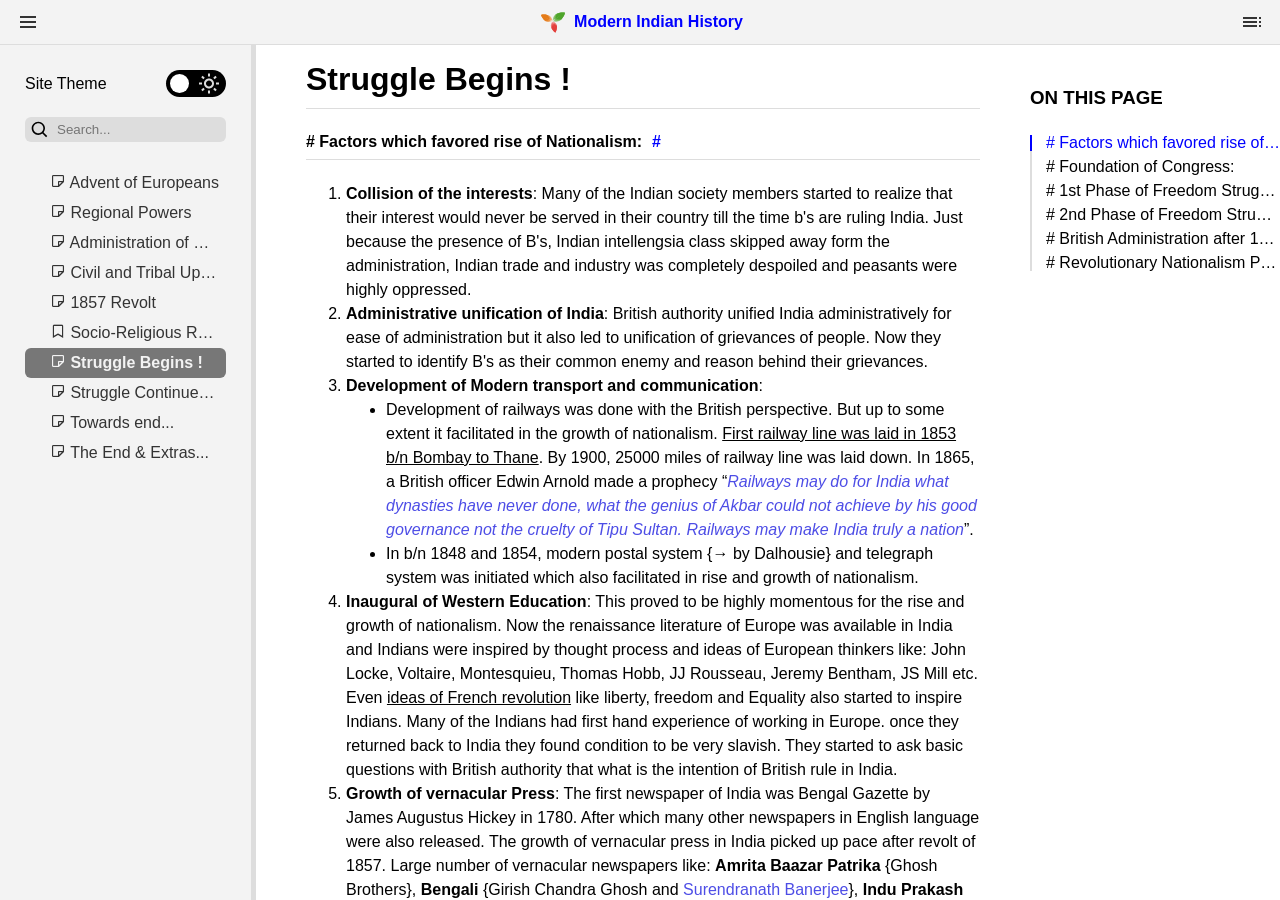
<file: Struggle Begins !.html>
<!DOCTYPE html>
<html lang="en">
<head>
    
    
    <meta charset="utf-8">
    <meta name="viewport" content="width=device-width, initial-scale=1">

    <link rel="shortcut icon" href="favicon.ico">
    
        <link href="assets/styles.css" rel="stylesheet">
    
        <link href="assets/scripts.css" rel="stylesheet">
    
    
        <script type="module" src="assets/scripts.js"></script>
    
    
    
    
    <title>Struggle Begins ! - Modern Indian History</title>
    <script>
        // Load dark/light theme as soon as possible to avoid color flashes.
        let theme = localStorage.getItem("theme");
        if (!theme) {
            theme = window.matchMedia && window.matchMedia('(prefers-color-scheme: dark)').matches ? "dark" : "light";
        }
        document.documentElement.classList.add(`theme-${theme}`);

        window.glob = {
            isStatic: true,
            theme
        };

        (function() {
            const leftCollapsed = localStorage.getItem("left-pane-collapsed") === "true";
            const tocCollapsed = localStorage.getItem("toc-pane-collapsed") === "true";
            if (leftCollapsed) document.documentElement.classList.add("left-pane-collapsed");
            if (tocCollapsed) document.documentElement.classList.add("toc-pane-collapsed");
        })();
    </script>
    <!-- HTML Meta Tags -->
    <meta name="description" content="">
    <!-- Facebook Meta Tags -->
    <meta property="og:url" content="">
    <meta property="og:type" content="website">
    <meta property="og:title" content="Struggle Begins ! - Modern Indian History">
    <meta property="og:description" content="">
    <meta property="og:image" content="">
    <!-- Twitter Meta Tags -->
    <meta name="twitter:card" content="summary_large_image">
    <meta property="twitter:domain" content="">
    <meta property="twitter:url" content="">
    <meta name="twitter:title" content="Struggle Begins ! - Modern Indian History">
    <meta name="twitter:description" content="">
    <meta name="twitter:image" content="">
    <!-- Meta Tags Generated via https://opengraph.dev -->
    <meta name="theme-color" content="">
    <style id="trilium-icon-packs">
                  @font-face {
                font-family: 'boxicons';
                font-weight: normal;
                font-style: normal;
                src: url('assets/icon-pack-bx.woff2') format('woff2');
            }

            .bx {
                font-family: 'boxicons' !important;
                font-weight: normal;
                font-style: normal;
                font-variant: normal;
                line-height: 1;
                text-rendering: auto;
                display: inline-block;
                text-transform: none;
                -webkit-font-smoothing: antialiased;
                -moz-osx-font-smoothing: grayscale;
            }

            .bx.bx-child::before { content: ""; }
.bx.bxs-balloon::before { content: ""; }
.bx.bxs-coffee-bean::before { content: ""; }
.bx.bxs-pear::before { content: ""; }
.bx.bxs-sushi::before { content: ""; }
.bx.bx-sushi::before { content: ""; }
.bx.bxs-shower::before { content: ""; }
.bx.bx-shower::before { content: ""; }
.bx.bxl-typescript::before { content: ""; }
.bx.bxl-graphql::before { content: ""; }
.bx.bx-rfid::before { content: ""; }
.bx.bxs-universal-access::before { content: ""; }
.bx.bx-universal-access::before { content: ""; }
.bx.bxs-castle::before { content: ""; }
.bx.bxs-shield-minus::before { content: ""; }
.bx.bx-shield-minus::before { content: ""; }
.bx.bxs-shield-plus::before { content: ""; }
.bx.bx-shield-plus::before { content: ""; }
.bx.bx-vertical-bottom::before { content: ""; }
.bx.bx-vertical-top::before { content: ""; }
.bx.bx-horizontal-right::before { content: ""; }
.bx.bx-horizontal-left::before { content: ""; }
.bx.bxs-objects-vertical-bottom::before { content: ""; }
.bx.bx-objects-vertical-bottom::before { content: ""; }
.bx.bxs-objects-vertical-center::before { content: ""; }
.bx.bx-objects-vertical-center::before { content: ""; }
.bx.bxs-objects-vertical-top::before { content: ""; }
.bx.bx-objects-vertical-top::before { content: ""; }
.bx.bxs-objects-horizontal-right::before { content: ""; }
.bx.bx-objects-horizontal-right::before { content: ""; }
.bx.bxs-objects-horizontal-center::before { content: ""; }
.bx.bx-objects-horizontal-center::before { content: ""; }
.bx.bxs-objects-horizontal-left::before { content: ""; }
.bx.bx-objects-horizontal-left::before { content: ""; }
.bx.bxs-color::before { content: ""; }
.bx.bx-color::before { content: ""; }
.bx.bx-reflect-horizontal::before { content: ""; }
.bx.bx-reflect-vertical::before { content: ""; }
.bx.bxl-postgresql::before { content: ""; }
.bx.bxl-mongodb::before { content: ""; }
.bx.bxl-deezer::before { content: ""; }
.bx.bxl-xing::before { content: ""; }
.bx.bx-cart-add::before { content: ""; }
.bx.bx-cart-download::before { content: ""; }
.bx.bx-no-signal::before { content: ""; }
.bx.bx-signal-5::before { content: ""; }
.bx.bx-signal-4::before { content: ""; }
.bx.bx-signal-3::before { content: ""; }
.bx.bx-signal-2::before { content: ""; }
.bx.bx-signal-1::before { content: ""; }
.bx.bxs-cheese::before { content: ""; }
.bx.bx-cheese::before { content: ""; }
.bx.bxs-hard-hat::before { content: ""; }
.bx.bx-hard-hat::before { content: ""; }
.bx.bxs-home-alt-2::before { content: ""; }
.bx.bx-home-alt-2::before { content: ""; }
.bx.bxl-meta::before { content: ""; }
.bx.bxs-lemon::before { content: ""; }
.bx.bx-lemon::before { content: ""; }
.bx.bxs-cable-car::before { content: ""; }
.bx.bx-cable-car::before { content: ""; }
.bx.bxs-cricket-ball::before { content: ""; }
.bx.bx-cricket-ball::before { content: ""; }
.bx.bxs-tree-alt::before { content: ""; }
.bx.bx-male-female::before { content: ""; }
.bx.bxs-invader::before { content: ""; }
.bx.bxs-baguette::before { content: ""; }
.bx.bx-baguette::before { content: ""; }
.bx.bx-fork::before { content: ""; }
.bx.bx-knife::before { content: ""; }
.bx.bxs-circle-half::before { content: ""; }
.bx.bx-circle-half::before { content: ""; }
.bx.bxs-circle-three-quarter::before { content: ""; }
.bx.bx-circle-three-quarter::before { content: ""; }
.bx.bxs-circle-quarter::before { content: ""; }
.bx.bx-circle-quarter::before { content: ""; }
.bx.bxs-bowl-rice::before { content: ""; }
.bx.bx-bowl-rice::before { content: ""; }
.bx.bxs-bowl-hot::before { content: ""; }
.bx.bx-bowl-hot::before { content: ""; }
.bx.bxs-popsicle::before { content: ""; }
.bx.bx-popsicle::before { content: ""; }
.bx.bx-cross::before { content: ""; }
.bx.bx-scatter-chart::before { content: ""; }
.bx.bx-money-withdraw::before { content: ""; }
.bx.bx-candles::before { content: ""; }
.bx.bx-math::before { content: ""; }
.bx.bx-party::before { content: ""; }
.bx.bx-leaf::before { content: ""; }
.bx.bx-injection::before { content: ""; }
.bx.bx-expand-vertical::before { content: ""; }
.bx.bx-expand-horizontal::before { content: ""; }
.bx.bx-collapse-vertical::before { content: ""; }
.bx.bx-collapse-horizontal::before { content: ""; }
.bx.bx-collapse-alt::before { content: ""; }
.bx.bxs-party::before { content: ""; }
.bx.bxs-leaf::before { content: ""; }
.bx.bxs-injection::before { content: ""; }
.bx.bxs-dog::before { content: ""; }
.bx.bxs-cat::before { content: ""; }
.bx.bxl-upwork::before { content: ""; }
.bx.bxl-netlify::before { content: ""; }
.bx.bxl-java::before { content: ""; }
.bx.bxl-heroku::before { content: ""; }
.bx.bxl-go-lang::before { content: ""; }
.bx.bxl-gmail::before { content: ""; }
.bx.bxl-flask::before { content: ""; }
.bx.bxl-99designs::before { content: ""; }
.bx.bxl-venmo::before { content: ""; }
.bx.bx-qr::before { content: ""; }
.bx.bx-qr-scan::before { content: ""; }
.bx.bxl-docker::before { content: ""; }
.bx.bxl-aws::before { content: ""; }
.bx.bxs-hand::before { content: ""; }
.bx.bx-podcast::before { content: ""; }
.bx.bxs-checkbox-minus::before { content: ""; }
.bx.bx-checkbox-minus::before { content: ""; }
.bx.bxs-speaker::before { content: ""; }
.bx.bx-speaker::before { content: ""; }
.bx.bxs-registered::before { content: ""; }
.bx.bx-registered::before { content: ""; }
.bx.bxs-phone-off::before { content: ""; }
.bx.bx-phone-off::before { content: ""; }
.bx.bxl-tiktok::before { content: ""; }
.bx.bxl-sketch::before { content: ""; }
.bx.bxl-steam::before { content: ""; }
.bx.bxl-trip-advisor::before { content: ""; }
.bx.bxl-visual-studio::before { content: ""; }
.bx.bxl-unity::before { content: ""; }
.bx.bxl-php::before { content: ""; }
.bx.bxl-discord-alt::before { content: ""; }
.bx.bxl-flutter::before { content: ""; }
.bx.bxl-mastodon::before { content: ""; }
.bx.bxl-tailwind-css::before { content: ""; }
.bx.bx-buildings::before { content: ""; }
.bx.bxs-buildings::before { content: ""; }
.bx.bx-store-alt::before { content: ""; }
.bx.bxs-store-alt::before { content: ""; }
.bx.bx-bar-chart-alt-2::before { content: ""; }
.bx.bxs-bar-chart-alt-2::before { content: ""; }
.bx.bx-message-dots::before { content: ""; }
.bx.bxs-message-dots::before { content: ""; }
.bx.bx-message-rounded-dots::before { content: ""; }
.bx.bxs-message-rounded-dots::before { content: ""; }
.bx.bxs-devices::before { content: ""; }
.bx.bx-memory-card::before { content: ""; }
.bx.bxs-memory-card::before { content: ""; }
.bx.bx-wallet-alt::before { content: ""; }
.bx.bxs-wallet-alt::before { content: ""; }
.bx.bxs-bank::before { content: ""; }
.bx.bx-slideshow::before { content: ""; }
.bx.bxs-slideshow::before { content: ""; }
.bx.bx-message-square::before { content: ""; }
.bx.bx-message-square-dots::before { content: ""; }
.bx.bxs-message-square::before { content: ""; }
.bx.bxs-message-square-dots::before { content: ""; }
.bx.bx-book-content::before { content: ""; }
.bx.bxs-book-content::before { content: ""; }
.bx.bx-chat::before { content: ""; }
.bx.bxs-chat::before { content: ""; }
.bx.bx-edit-alt::before { content: ""; }
.bx.bxs-edit-alt::before { content: ""; }
.bx.bx-mouse-alt::before { content: ""; }
.bx.bxs-mouse-alt::before { content: ""; }
.bx.bx-bug-alt::before { content: ""; }
.bx.bxs-bug-alt::before { content: ""; }
.bx.bx-notepad::before { content: ""; }
.bx.bxs-notepad::before { content: ""; }
.bx.bx-video-recording::before { content: ""; }
.bx.bxs-video-recording::before { content: ""; }
.bx.bx-shape-square::before { content: ""; }
.bx.bx-shape-triangle::before { content: ""; }
.bx.bxs-direction-left::before { content: ""; }
.bx.bx-ghost::before { content: ""; }
.bx.bxs-ghost::before { content: ""; }
.bx.bx-mail-send::before { content: ""; }
.bx.bx-code-alt::before { content: ""; }
.bx.bx-grid::before { content: ""; }
.bx.bxs-quote-single-left::before { content: ""; }
.bx.bxs-quote-single-right::before { content: ""; }
.bx.bx-user-pin::before { content: ""; }
.bx.bxs-user-pin::before { content: ""; }
.bx.bx-run::before { content: ""; }
.bx.bx-copy-alt::before { content: ""; }
.bx.bxs-copy-alt::before { content: ""; }
.bx.bx-transfer-alt::before { content: ""; }
.bx.bxs-file-doc::before { content: ""; }
.bx.bxs-file-html::before { content: ""; }
.bx.bxs-comment-detail::before { content: ""; }
.bx.bxs-comment-add::before { content: ""; }
.bx.bxs-file-css::before { content: ""; }
.bx.bxs-file-js::before { content: ""; }
.bx.bxs-file-json::before { content: ""; }
.bx.bxs-file-md::before { content: ""; }
.bx.bxs-file-txt::before { content: ""; }
.bx.bxs-file-png::before { content: ""; }
.bx.bxs-file-jpg::before { content: ""; }
.bx.bxs-file-gif::before { content: ""; }
.bx.bxs-analyse::before { content: ""; }
.bx.bx-book-open::before { content: ""; }
.bx.bxs-plane-take-off::before { content: ""; }
.bx.bxs-plane-land::before { content: ""; }
.bx.bxs-parking::before { content: ""; }
.bx.bxs-id-card::before { content: ""; }
.bx.bxs-adjust-alt::before { content: ""; }
.bx.bx-landscape::before { content: ""; }
.bx.bxs-landscape::before { content: ""; }
.bx.bxs-traffic::before { content: ""; }
.bx.bx-comment::before { content: ""; }
.bx.bxs-comment::before { content: ""; }
.bx.bx-comment-dots::before { content: ""; }
.bx.bxs-comment-dots::before { content: ""; }
.bx.bxs-wine::before { content: ""; }
.bx.bx-pyramid::before { content: ""; }
.bx.bxs-pyramid::before { content: ""; }
.bx.bx-cylinder::before { content: ""; }
.bx.bxs-cylinder::before { content: ""; }
.bx.bxs-graduation::before { content: ""; }
.bx.bx-lock-alt::before { content: ""; }
.bx.bxs-lock-alt::before { content: ""; }
.bx.bx-lock-open-alt::before { content: ""; }
.bx.bxs-lock-open-alt::before { content: ""; }
.bx.bxs-hourglass-top::before { content: ""; }
.bx.bxs-hourglass-bottom::before { content: ""; }
.bx.bx-left-arrow-alt::before { content: ""; }
.bx.bx-right-arrow-alt::before { content: ""; }
.bx.bx-up-arrow-alt::before { content: ""; }
.bx.bx-down-arrow-alt::before { content: ""; }
.bx.bx-shape-circle::before { content: ""; }
.bx.bx-cycling::before { content: ""; }
.bx.bx-dna::before { content: ""; }
.bx.bx-bowling-ball::before { content: ""; }
.bx.bxs-bowling-ball::before { content: ""; }
.bx.bx-search-alt-2::before { content: ""; }
.bx.bxs-search-alt-2::before { content: ""; }
.bx.bx-plus-medical::before { content: ""; }
.bx.bx-street-view::before { content: ""; }
.bx.bx-droplet::before { content: ""; }
.bx.bxs-droplet-half::before { content: ""; }
.bx.bx-paint-roll::before { content: ""; }
.bx.bxs-paint-roll::before { content: ""; }
.bx.bx-shield-alt-2::before { content: ""; }
.bx.bxs-shield-alt-2::before { content: ""; }
.bx.bx-error-alt::before { content: ""; }
.bx.bxs-error-alt::before { content: ""; }
.bx.bx-square::before { content: ""; }
.bx.bxs-square::before { content: ""; }
.bx.bx-square-rounded::before { content: ""; }
.bx.bxs-square-rounded::before { content: ""; }
.bx.bx-polygon::before { content: ""; }
.bx.bxs-polygon::before { content: ""; }
.bx.bx-cube-alt::before { content: ""; }
.bx.bxs-cube-alt::before { content: ""; }
.bx.bx-cuboid::before { content: ""; }
.bx.bxs-cuboid::before { content: ""; }
.bx.bx-user-voice::before { content: ""; }
.bx.bxs-user-voice::before { content: ""; }
.bx.bx-accessibility::before { content: ""; }
.bx.bx-building-house::before { content: ""; }
.bx.bxs-building-house::before { content: ""; }
.bx.bx-doughnut-chart::before { content: ""; }
.bx.bxs-doughnut-chart::before { content: ""; }
.bx.bxs-circle::before { content: ""; }
.bx.bx-log-in-circle::before { content: ""; }
.bx.bxs-log-in-circle::before { content: ""; }
.bx.bx-log-out-circle::before { content: ""; }
.bx.bxs-log-out-circle::before { content: ""; }
.bx.bxs-log-in::before { content: ""; }
.bx.bxs-log-out::before { content: ""; }
.bx.bxs-notification::before { content: ""; }
.bx.bxs-notification-off::before { content: ""; }
.bx.bx-check-square::before { content: ""; }
.bx.bxs-check-square::before { content: ""; }
.bx.bx-message-alt::before { content: ""; }
.bx.bxs-message-alt::before { content: ""; }
.bx.bx-message-alt-dots::before { content: ""; }
.bx.bxs-message-alt-dots::before { content: ""; }
.bx.bx-no-entry::before { content: ""; }
.bx.bxs-no-entry::before { content: ""; }
.bx.bxs-traffic-barrier::before { content: ""; }
.bx.bxs-component::before { content: ""; }
.bx.bxs-plane-alt::before { content: ""; }
.bx.bx-palette::before { content: ""; }
.bx.bxs-palette::before { content: ""; }
.bx.bx-basket::before { content: ""; }
.bx.bxs-basket::before { content: ""; }
.bx.bx-purchase-tag-alt::before { content: ""; }
.bx.bxs-purchase-tag-alt::before { content: ""; }
.bx.bx-receipt::before { content: ""; }
.bx.bxs-receipt::before { content: ""; }
.bx.bx-line-chart::before { content: ""; }
.bx.bx-map-pin::before { content: ""; }
.bx.bxs-map-pin::before { content: ""; }
.bx.bx-hive::before { content: ""; }
.bx.bx-band-aid::before { content: ""; }
.bx.bxs-band-aid::before { content: ""; }
.bx.bx-credit-card-alt::before { content: ""; }
.bx.bxs-credit-card-alt::before { content: ""; }
.bx.bxs-credit-card::before { content: ""; }
.bx.bx-wifi-off::before { content: ""; }
.bx.bxs-paint::before { content: ""; }
.bx.bx-brightness-half::before { content: ""; }
.bx.bxs-brightness-half::before { content: ""; }
.bx.bx-brightness::before { content: ""; }
.bx.bxs-brightness::before { content: ""; }
.bx.bx-filter-alt::before { content: ""; }
.bx.bx-dialpad-alt::before { content: ""; }
.bx.bx-border-right::before { content: ""; }
.bx.bx-border-left::before { content: ""; }
.bx.bx-border-top::before { content: ""; }
.bx.bx-border-bottom::before { content: ""; }
.bx.bx-border-all::before { content: ""; }
.bx.bx-mobile-landscape::before { content: ""; }
.bx.bx-mobile-vibration::before { content: ""; }
.bx.bxs-rectangle::before { content: ""; }
.bx.bxs-right-arrow::before { content: ""; }
.bx.bxs-left-arrow::before { content: ""; }
.bx.bxs-up-arrow::before { content: ""; }
.bx.bxs-down-arrow::before { content: ""; }
.bx.bxs-right-top-arrow-circle::before { content: ""; }
.bx.bxs-right-down-arrow-circle::before { content: ""; }
.bx.bxs-left-top-arrow-circle::before { content: ""; }
.bx.bxs-left-down-arrow-circle::before { content: ""; }
.bx.bxs-institution::before { content: ""; }
.bx.bxs-school::before { content: ""; }
.bx.bxs-chalkboard::before { content: ""; }
.bx.bxs-skip-previous-circle::before { content: ""; }
.bx.bxs-skip-next-circle::before { content: ""; }
.bx.bxs-data::before { content: ""; }
.bx.bxs-mobile::before { content: ""; }
.bx.bxs-folder-minus::before { content: ""; }
.bx.bxs-bell-plus::before { content: ""; }
.bx.bxs-bell-minus::before { content: ""; }
.bx.bxs-search::before { content: ""; }
.bx.bxs-zoom-in::before { content: ""; }
.bx.bxs-zoom-out::before { content: ""; }
.bx.bxs-grid::before { content: ""; }
.bx.bxs-user-x::before { content: ""; }
.bx.bxs-user-check::before { content: ""; }
.bx.bxs-compass::before { content: ""; }
.bx.bx-gas-pump::before { content: ""; }
.bx.bxs-stopwatch::before { content: ""; }
.bx.bxs-timer::before { content: ""; }
.bx.bxs-time::before { content: ""; }
.bx.bx-pie-chart-alt-2::before { content: ""; }
.bx.bxs-pie-chart-alt-2::before { content: ""; }
.bx.bx-time-five::before { content: ""; }
.bx.bxs-time-five::before { content: ""; }
.bx.bxl-instagram-alt::before { content: ""; }
.bx.bxs-bookmarks::before { content: ""; }
.bx.bxs-bookmark-minus::before { content: ""; }
.bx.bx-briefcase-alt-2::before { content: ""; }
.bx.bxs-briefcase-alt-2::before { content: ""; }
.bx.bx-brush-alt::before { content: ""; }
.bx.bxs-calendar::before { content: ""; }
.bx.bxs-calendar-alt::before { content: ""; }
.bx.bxs-calendar-plus::before { content: ""; }
.bx.bxs-calendar-minus::before { content: ""; }
.bx.bxs-calendar-x::before { content: ""; }
.bx.bxs-calendar-check::before { content: ""; }
.bx.bxs-calendar-event::before { content: ""; }
.bx.bx-customize::before { content: ""; }
.bx.bxs-customize::before { content: ""; }
.bx.bxs-carousel::before { content: ""; }
.bx.bxs-rewind-circle::before { content: ""; }
.bx.bxs-fast-forward-circle::before { content: ""; }
.bx.bxs-mobile-vibration::before { content: ""; }
.bx.bxs-quote-alt-left::before { content: ""; }
.bx.bxs-quote-alt-right::before { content: ""; }
.bx.bxs-layout::before { content: ""; }
.bx.bx-radio::before { content: ""; }
.bx.bx-printer::before { content: ""; }
.bx.bx-sort-a-z::before { content: ""; }
.bx.bx-sort-z-a::before { content: ""; }
.bx.bx-conversation::before { content: ""; }
.bx.bxs-brush-alt::before { content: ""; }
.bx.bx-exit::before { content: ""; }
.bx.bxs-exit::before { content: ""; }
.bx.bx-extension::before { content: ""; }
.bx.bxs-extension::before { content: ""; }
.bx.bxs-file-find::before { content: ""; }
.bx.bx-face::before { content: ""; }
.bx.bxs-face::before { content: ""; }
.bx.bx-file-find::before { content: ""; }
.bx.bx-label::before { content: ""; }
.bx.bxs-label::before { content: ""; }
.bx.bx-check-shield::before { content: ""; }
.bx.bxs-check-shield::before { content: ""; }
.bx.bx-border-radius::before { content: ""; }
.bx.bx-add-to-queue::before { content: ""; }
.bx.bxs-add-to-queue::before { content: ""; }
.bx.bx-archive-in::before { content: ""; }
.bx.bxs-archive-in::before { content: ""; }
.bx.bx-archive-out::before { content: ""; }
.bx.bxs-archive-out::before { content: ""; }
.bx.bx-alarm-add::before { content: ""; }
.bx.bxs-alarm-add::before { content: ""; }
.bx.bx-space-bar::before { content: ""; }
.bx.bx-image-alt::before { content: ""; }
.bx.bx-image-add::before { content: ""; }
.bx.bxs-image-add::before { content: ""; }
.bx.bx-fridge::before { content: ""; }
.bx.bxs-fridge::before { content: ""; }
.bx.bx-dish::before { content: ""; }
.bx.bxs-dish::before { content: ""; }
.bx.bx-spa::before { content: ""; }
.bx.bxs-spa::before { content: ""; }
.bx.bx-cake::before { content: ""; }
.bx.bxs-cake::before { content: ""; }
.bx.bxs-city::before { content: ""; }
.bx.bx-bolt-circle::before { content: ""; }
.bx.bxs-bolt-circle::before { content: ""; }
.bx.bx-tone::before { content: ""; }
.bx.bx-bitcoin::before { content: ""; }
.bx.bx-lira::before { content: ""; }
.bx.bx-ruble::before { content: ""; }
.bx.bxs-caret-up-circle::before { content: ""; }
.bx.bxs-caret-down-circle::before { content: ""; }
.bx.bxs-caret-left-circle::before { content: ""; }
.bx.bxs-caret-right-circle::before { content: ""; }
.bx.bx-rupee::before { content: ""; }
.bx.bx-euro::before { content: ""; }
.bx.bx-pound::before { content: ""; }
.bx.bx-won::before { content: ""; }
.bx.bx-yen::before { content: ""; }
.bx.bx-shekel::before { content: ""; }
.bx.bxl-facebook-circle::before { content: ""; }
.bx.bxl-jquery::before { content: ""; }
.bx.bxl-imdb::before { content: ""; }
.bx.bxl-pinterest-alt::before { content: ""; }
.bx.bxs-tone::before { content: ""; }
.bx.bx-health::before { content: ""; }
.bx.bxs-baby-carriage::before { content: ""; }
.bx.bx-clinic::before { content: ""; }
.bx.bxs-hand-up::before { content: ""; }
.bx.bxs-hand-right::before { content: ""; }
.bx.bxs-hand-down::before { content: ""; }
.bx.bxs-hand-left::before { content: ""; }
.bx.bx-male::before { content: ""; }
.bx.bx-female::before { content: ""; }
.bx.bx-male-sign::before { content: ""; }
.bx.bx-female-sign::before { content: ""; }
.bx.bxs-clinic::before { content: ""; }
.bx.bxs-offer::before { content: ""; }
.bx.bx-food-tag::before { content: ""; }
.bx.bx-food-menu::before { content: ""; }
.bx.bxs-food-menu::before { content: ""; }
.bx.bxs-camera-plus::before { content: ""; }
.bx.bxs-business::before { content: ""; }
.bx.bx-meh-alt::before { content: ""; }
.bx.bx-wink-tongue::before { content: ""; }
.bx.bx-happy-alt::before { content: ""; }
.bx.bx-cool::before { content: ""; }
.bx.bx-tired::before { content: ""; }
.bx.bx-smile::before { content: ""; }
.bx.bx-angry::before { content: ""; }
.bx.bx-happy-heart-eyes::before { content: ""; }
.bx.bx-dizzy::before { content: ""; }
.bx.bx-wink-smile::before { content: ""; }
.bx.bx-confused::before { content: ""; }
.bx.bx-sleepy::before { content: ""; }
.bx.bx-shocked::before { content: ""; }
.bx.bx-happy-beaming::before { content: ""; }
.bx.bx-meh-blank::before { content: ""; }
.bx.bx-laugh::before { content: ""; }
.bx.bx-upside-down::before { content: ""; }
.bx.bxs-angry::before { content: ""; }
.bx.bxs-happy-heart-eyes::before { content: ""; }
.bx.bxs-dizzy::before { content: ""; }
.bx.bxs-wink-smile::before { content: ""; }
.bx.bxs-smile::before { content: ""; }
.bx.bxs-meh::before { content: ""; }
.bx.bxs-meh-alt::before { content: ""; }
.bx.bxs-confused::before { content: ""; }
.bx.bxs-sleepy::before { content: ""; }
.bx.bxs-sad::before { content: ""; }
.bx.bxs-happy::before { content: ""; }
.bx.bxs-shocked::before { content: ""; }
.bx.bxs-happy-beaming::before { content: ""; }
.bx.bxs-tired::before { content: ""; }
.bx.bxs-cool::before { content: ""; }
.bx.bxs-meh-blank::before { content: ""; }
.bx.bxs-laugh::before { content: ""; }
.bx.bxs-happy-alt::before { content: ""; }
.bx.bxs-upside-down::before { content: ""; }
.bx.bxs-wink-tongue::before { content: ""; }
.bx.bxl-adobe::before { content: ""; }
.bx.bxl-algolia::before { content: ""; }
.bx.bxl-audible::before { content: ""; }
.bx.bxl-figma::before { content: ""; }
.bx.bxl-etsy::before { content: ""; }
.bx.bxl-gitlab::before { content: ""; }
.bx.bxl-patreon::before { content: ""; }
.bx.bxl-redbubble::before { content: ""; }
.bx.bx-diamond::before { content: ""; }
.bx.bxs-comment-error::before { content: ""; }
.bx.bxs-vial::before { content: ""; }
.bx.bx-align-left::before { content: ""; }
.bx.bx-align-middle::before { content: ""; }
.bx.bx-align-right::before { content: ""; }
.bx.bx-arrow-back::before { content: ""; }
.bx.bx-bell-minus::before { content: ""; }
.bx.bx-bell-off::before { content: ""; }
.bx.bx-bell-plus::before { content: ""; }
.bx.bx-bell::before { content: ""; }
.bx.bx-bookmark::before { content: ""; }
.bx.bx-bookmarks::before { content: ""; }
.bx.bx-bullseye::before { content: ""; }
.bx.bx-camera-off::before { content: ""; }
.bx.bx-camera::before { content: ""; }
.bx.bx-captions::before { content: ""; }
.bx.bx-checkbox-checked::before { content: ""; }
.bx.bx-checkbox::before { content: ""; }
.bx.bx-checkbox-square::before { content: ""; }
.bx.bx-chevron-down::before { content: ""; }
.bx.bx-chevron-up::before { content: ""; }
.bx.bx-chevron-left::before { content: ""; }
.bx.bx-chevron-right::before { content: ""; }
.bx.bx-chevrons-down::before { content: ""; }
.bx.bx-chevrons-up::before { content: ""; }
.bx.bx-chevrons-right::before { content: ""; }
.bx.bx-chevrons-left::before { content: ""; }
.bx.bx-clipboard::before { content: ""; }
.bx.bx-code-curly::before { content: ""; }
.bx.bx-code::before { content: ""; }
.bx.bx-coffee::before { content: ""; }
.bx.bx-copy::before { content: ""; }
.bx.bx-copyright::before { content: ""; }
.bx.bx-down-arrow-circle::before { content: ""; }
.bx.bx-error-circle::before { content: ""; }
.bx.bx-error::before { content: ""; }
.bx.bx-exit-fullscreen::before { content: ""; }
.bx.bx-fast-forward-circle::before { content: ""; }
.bx.bx-fast-forward::before { content: ""; }
.bx.bx-first-page::before { content: ""; }
.bx.bx-folder-minus::before { content: ""; }
.bx.bx-folder-plus::before { content: ""; }
.bx.bx-folder::before { content: ""; }
.bx.bx-fullscreen::before { content: ""; }
.bx.bx-hide::before { content: ""; }
.bx.bx-image::before { content: ""; }
.bx.bx-info-circle::before { content: ""; }
.bx.bx-align-justify::before { content: ""; }
.bx.bx-key::before { content: ""; }
.bx.bx-last-page::before { content: ""; }
.bx.bx-left-arrow-circle::before { content: ""; }
.bx.bx-left-down-arrow-circle::before { content: ""; }
.bx.bx-left-indent::before { content: ""; }
.bx.bx-left-top-arrow-circle::before { content: ""; }
.bx.bx-menu::before { content: ""; }
.bx.bx-microphone::before { content: ""; }
.bx.bx-minus-circle::before { content: ""; }
.bx.bx-moon::before { content: ""; }
.bx.bx-pause-circle::before { content: ""; }
.bx.bx-pause::before { content: ""; }
.bx.bx-play-circle::before { content: ""; }
.bx.bx-play::before { content: ""; }
.bx.bx-plus-circle::before { content: ""; }
.bx.bx-question-mark::before { content: ""; }
.bx.bx-radio-circle-marked::before { content: ""; }
.bx.bx-radio-circle::before { content: ""; }
.bx.bx-rectangle::before { content: ""; }
.bx.bx-rewind::before { content: ""; }
.bx.bx-reset::before { content: ""; }
.bx.bx-right-arrow-circle::before { content: ""; }
.bx.bx-right-down-arrow-circle::before { content: ""; }
.bx.bx-right-indent::before { content: ""; }
.bx.bx-right-top-arrow-circle::before { content: ""; }
.bx.bx-rss::before { content: ""; }
.bx.bx-search::before { content: ""; }
.bx.bx-show::before { content: ""; }
.bx.bx-skip-next::before { content: ""; }
.bx.bx-skip-previous::before { content: ""; }
.bx.bx-stop-circle::before { content: ""; }
.bx.bx-stop::before { content: ""; }
.bx.bx-stopwatch::before { content: ""; }
.bx.bx-sync::before { content: ""; }
.bx.bx-time::before { content: ""; }
.bx.bx-toggle-left::before { content: ""; }
.bx.bx-toggle-right::before { content: ""; }
.bx.bx-trending-down::before { content: ""; }
.bx.bx-trending-up::before { content: ""; }
.bx.bx-up-arrow-circle::before { content: ""; }
.bx.bx-vertical-center::before { content: ""; }
.bx.bx-video::before { content: ""; }
.bx.bx-volume-full::before { content: ""; }
.bx.bx-volume-low::before { content: ""; }
.bx.bx-volume-mute::before { content: ""; }
.bx.bx-volume::before { content: ""; }
.bx.bx-x-circle::before { content: ""; }
.bx.bx-zoom-in::before { content: ""; }
.bx.bx-zoom-out::before { content: ""; }
.bx.bx-archive::before { content: ""; }
.bx.bx-at::before { content: ""; }
.bx.bx-bar-chart-alt::before { content: ""; }
.bx.bx-bar-chart-square::before { content: ""; }
.bx.bx-bar-chart::before { content: ""; }
.bx.bx-basketball::before { content: ""; }
.bx.bx-block::before { content: ""; }
.bx.bx-book-bookmark::before { content: ""; }
.bx.bx-book::before { content: ""; }
.bx.bx-bookmark-minus::before { content: ""; }
.bx.bx-bookmark-plus::before { content: ""; }
.bx.bx-briefcase::before { content: ""; }
.bx.bx-broadcast::before { content: ""; }
.bx.bx-building::before { content: ""; }
.bx.bx-bug::before { content: ""; }
.bx.bx-bluetooth::before { content: ""; }
.bx.bx-bulb::before { content: ""; }
.bx.bx-buoy::before { content: ""; }
.bx.bx-calendar-plus::before { content: ""; }
.bx.bx-calendar-check::before { content: ""; }
.bx.bx-calendar-minus::before { content: ""; }
.bx.bx-calendar-x::before { content: ""; }
.bx.bx-calendar::before { content: ""; }
.bx.bx-chart::before { content: ""; }
.bx.bx-cloud-download::before { content: ""; }
.bx.bx-cloud-upload::before { content: ""; }
.bx.bx-cloud::before { content: ""; }
.bx.bx-terminal::before { content: ""; }
.bx.bx-crosshair::before { content: ""; }
.bx.bx-compass::before { content: ""; }
.bx.bx-data::before { content: ""; }
.bx.bx-desktop::before { content: ""; }
.bx.bx-directions::before { content: ""; }
.bx.bx-dollar::before { content: ""; }
.bx.bx-dots-horizontal-rounded::before { content: ""; }
.bx.bx-dots-horizontal::before { content: ""; }
.bx.bx-dots-vertical-rounded::before { content: ""; }
.bx.bx-dots-vertical::before { content: ""; }
.bx.bx-download::before { content: ""; }
.bx.bx-envelope::before { content: ""; }
.bx.bx-gift::before { content: ""; }
.bx.bx-globe::before { content: ""; }
.bx.bx-devices::before { content: ""; }
.bx.bx-headphone::before { content: ""; }
.bx.bx-heart::before { content: ""; }
.bx.bx-home::before { content: ""; }
.bx.bx-laptop::before { content: ""; }
.bx.bx-layer::before { content: ""; }
.bx.bx-link-alt::before { content: ""; }
.bx.bx-link::before { content: ""; }
.bx.bx-list-plus::before { content: ""; }
.bx.bx-list-ul::before { content: ""; }
.bx.bx-list-minus::before { content: ""; }
.bx.bx-lock-open::before { content: ""; }
.bx.bx-lock::before { content: ""; }
.bx.bx-map-alt::before { content: ""; }
.bx.bx-map::before { content: ""; }
.bx.bx-message-rounded::before { content: ""; }
.bx.bx-message::before { content: ""; }
.bx.bx-mobile-alt::before { content: ""; }
.bx.bx-mobile::before { content: ""; }
.bx.bx-navigation::before { content: ""; }
.bx.bx-phone::before { content: ""; }
.bx.bx-pie-chart::before { content: ""; }
.bx.bx-send::before { content: ""; }
.bx.bx-sidebar::before { content: ""; }
.bx.bx-sitemap::before { content: ""; }
.bx.bx-spreadsheet::before { content: ""; }
.bx.bx-tab::before { content: ""; }
.bx.bx-tag::before { content: ""; }
.bx.bx-target-lock::before { content: ""; }
.bx.bx-tennis-ball::before { content: ""; }
.bx.bx-alarm::before { content: ""; }
.bx.bx-upload::before { content: ""; }
.bx.bx-usb::before { content: ""; }
.bx.bx-video-off::before { content: ""; }
.bx.bx-voicemail::before { content: ""; }
.bx.bx-wifi::before { content: ""; }
.bx.bx-window-open::before { content: ""; }
.bx.bx-window::before { content: ""; }
.bx.bx-windows::before { content: ""; }
.bx.bx-duplicate::before { content: ""; }
.bx.bx-table::before { content: ""; }
.bx.bx-x::before { content: ""; }
.bx.bx-adjust::before { content: ""; }
.bx.bx-album::before { content: ""; }
.bx.bx-anchor::before { content: ""; }
.bx.bx-award::before { content: ""; }
.bx.bx-bold::before { content: ""; }
.bx.bx-calculator::before { content: ""; }
.bx.bx-cart::before { content: ""; }
.bx.bx-check::before { content: ""; }
.bx.bx-cloud-drizzle::before { content: ""; }
.bx.bx-cloud-light-rain::before { content: ""; }
.bx.bx-cloud-lightning::before { content: ""; }
.bx.bx-cloud-rain::before { content: ""; }
.bx.bx-cloud-snow::before { content: ""; }
.bx.bx-cog::before { content: ""; }
.bx.bx-columns::before { content: ""; }
.bx.bx-credit-card::before { content: ""; }
.bx.bx-crop::before { content: ""; }
.bx.bx-cube::before { content: ""; }
.bx.bx-cut::before { content: ""; }
.bx.bx-detail::before { content: ""; }
.bx.bx-shield-quarter::before { content: ""; }
.bx.bx-edit::before { content: ""; }
.bx.bx-file::before { content: ""; }
.bx.bx-filter::before { content: ""; }
.bx.bx-font::before { content: ""; }
.bx.bx-git-branch::before { content: ""; }
.bx.bx-git-commit::before { content: ""; }
.bx.bx-git-compare::before { content: ""; }
.bx.bx-git-merge::before { content: ""; }
.bx.bx-git-pull-request::before { content: ""; }
.bx.bx-git-repo-forked::before { content: ""; }
.bx.bx-group::before { content: ""; }
.bx.bx-hash::before { content: ""; }
.bx.bx-heading::before { content: ""; }
.bx.bx-home-alt::before { content: ""; }
.bx.bx-italic::before { content: ""; }
.bx.bx-joystick::before { content: ""; }
.bx.bx-link-external::before { content: ""; }
.bx.bx-log-in::before { content: ""; }
.bx.bx-log-out::before { content: ""; }
.bx.bx-microphone-off::before { content: ""; }
.bx.bx-minus::before { content: ""; }
.bx.bx-mouse::before { content: ""; }
.bx.bx-move::before { content: ""; }
.bx.bx-music::before { content: ""; }
.bx.bx-notification::before { content: ""; }
.bx.bx-package::before { content: ""; }
.bx.bx-paragraph::before { content: ""; }
.bx.bx-paste::before { content: ""; }
.bx.bx-pencil::before { content: ""; }
.bx.bx-pin::before { content: ""; }
.bx.bx-plus::before { content: ""; }
.bx.bx-power-off::before { content: ""; }
.bx.bx-pulse::before { content: ""; }
.bx.bx-save::before { content: ""; }
.bx.bx-screenshot::before { content: ""; }
.bx.bx-select-multiple::before { content: ""; }
.bx.bx-share-alt::before { content: ""; }
.bx.bx-share::before { content: ""; }
.bx.bx-shield-alt::before { content: ""; }
.bx.bx-shield::before { content: ""; }
.bx.bx-shopping-bag::before { content: ""; }
.bx.bx-shuffle::before { content: ""; }
.bx.bx-sort::before { content: ""; }
.bx.bx-star::before { content: ""; }
.bx.bx-sun::before { content: ""; }
.bx.bx-text::before { content: ""; }
.bx.bx-trash::before { content: ""; }
.bx.bx-trophy::before { content: ""; }
.bx.bx-underline::before { content: ""; }
.bx.bx-user-check::before { content: ""; }
.bx.bx-user-circle::before { content: ""; }
.bx.bx-user-minus::before { content: ""; }
.bx.bx-user-plus::before { content: ""; }
.bx.bx-user-x::before { content: ""; }
.bx.bx-user::before { content: ""; }
.bx.bx-barcode::before { content: ""; }
.bx.bx-crown::before { content: ""; }
.bx.bx-dislike::before { content: ""; }
.bx.bx-down-arrow::before { content: ""; }
.bx.bx-export::before { content: ""; }
.bx.bxl-facebook::before { content: ""; }
.bx.bx-first-aid::before { content: ""; }
.bx.bx-flag::before { content: ""; }
.bx.bxl-github::before { content: ""; }
.bx.bxl-google::before { content: ""; }
.bx.bx-history::before { content: ""; }
.bx.bxl-instagram::before { content: ""; }
.bx.bx-joystick-alt::before { content: ""; }
.bx.bx-left-arrow::before { content: ""; }
.bx.bx-like::before { content: ""; }
.bx.bx-list-check::before { content: ""; }
.bx.bx-poll::before { content: ""; }
.bx.bx-radar::before { content: ""; }
.bx.bx-redo::before { content: ""; }
.bx.bx-reply-all::before { content: ""; }
.bx.bx-reply::before { content: ""; }
.bx.bx-repost::before { content: ""; }
.bx.bx-revision::before { content: ""; }
.bx.bx-right-arrow::before { content: ""; }
.bx.bx-subdirectory-left::before { content: ""; }
.bx.bx-subdirectory-right::before { content: ""; }
.bx.bx-support::before { content: ""; }
.bx.bx-timer::before { content: ""; }
.bx.bxl-twitter::before { content: ""; }
.bx.bx-undo::before { content: ""; }
.bx.bx-up-arrow::before { content: ""; }
.bx.bxl-youtube::before { content: ""; }
.bx.bxl-whatsapp::before { content: ""; }
.bx.bxl-tumblr::before { content: ""; }
.bx.bx-phone-call::before { content: ""; }
.bx.bxl-behance::before { content: ""; }
.bx.bxl-dribbble::before { content: ""; }
.bx.bx-aperture::before { content: ""; }
.bx.bx-film::before { content: ""; }
.bx.bx-folder-open::before { content: ""; }
.bx.bx-task::before { content: ""; }
.bx.bx-server::before { content: ""; }
.bx.bx-battery::before { content: ""; }
.bx.bx-calendar-alt::before { content: ""; }
.bx.bx-import::before { content: ""; }
.bx.bx-ruler::before { content: ""; }
.bx.bx-horizontal-center::before { content: ""; }
.bx.bx-rotate-right::before { content: ""; }
.bx.bx-rename::before { content: ""; }
.bx.bx-collapse::before { content: ""; }
.bx.bx-phone-incoming::before { content: ""; }
.bx.bx-phone-outgoing::before { content: ""; }
.bx.bx-body::before { content: ""; }
.bx.bx-cast::before { content: ""; }
.bx.bx-chip::before { content: ""; }
.bx.bx-skip-next-circle::before { content: ""; }
.bx.bx-skip-previous-circle::before { content: ""; }
.bx.bx-hdd::before { content: ""; }
.bx.bx-store::before { content: ""; }
.bx.bx-globe-alt::before { content: ""; }
.bx.bxl-vimeo::before { content: ""; }
.bx.bx-upvote::before { content: ""; }
.bx.bx-downvote::before { content: ""; }
.bx.bx-news::before { content: ""; }
.bx.bx-pie-chart-alt::before { content: ""; }
.bx.bx-images::before { content: ""; }
.bx.bx-purchase-tag::before { content: ""; }
.bx.bx-pen::before { content: ""; }
.bx.bx-expand::before { content: ""; }
.bx.bx-paperclip::before { content: ""; }
.bx.bx-closet::before { content: ""; }
.bx.bx-tv::before { content: ""; }
.bx.bx-collection::before { content: ""; }
.bx.bx-station::before { content: ""; }
.bx.bx-wallet::before { content: ""; }
.bx.bx-briefcase-alt::before { content: ""; }
.bx.bx-hourglass::before { content: ""; }
.bx.bx-carousel::before { content: ""; }
.bx.bx-infinite::before { content: ""; }
.bx.bx-plug::before { content: ""; }
.bx.bx-notification-off::before { content: ""; }
.bx.bx-window-close::before { content: ""; }
.bx.bx-command::before { content: ""; }
.bx.bx-grid-alt::before { content: ""; }
.bx.bx-trash-alt::before { content: ""; }
.bx.bx-chalkboard::before { content: ""; }
.bx.bx-loader::before { content: ""; }
.bx.bx-slider::before { content: ""; }
.bx.bx-paper-plane::before { content: ""; }
.bx.bx-selection::before { content: ""; }
.bx.bxl-linkedin::before { content: ""; }
.bx.bx-world::before { content: ""; }
.bx.bx-dock-bottom::before { content: ""; }
.bx.bx-dock-right::before { content: ""; }
.bx.bx-dock-top::before { content: ""; }
.bx.bx-dock-left::before { content: ""; }
.bx.bx-layout::before { content: ""; }
.bx.bxl-bitcoin::before { content: ""; }
.bx.bxl-facebook-square::before { content: ""; }
.bx.bx-alarm-off::before { content: ""; }
.bx.bx-wrench::before { content: ""; }
.bx.bx-loader-circle::before { content: ""; }
.bx.bx-loader-alt::before { content: ""; }
.bx.bx-car::before { content: ""; }
.bx.bx-cart-alt::before { content: ""; }
.bx.bxs-adjust::before { content: ""; }
.bx.bxs-alarm::before { content: ""; }
.bx.bxs-alarm-off::before { content: ""; }
.bx.bxs-album::before { content: ""; }
.bx.bxs-archive::before { content: ""; }
.bx.bxs-camera::before { content: ""; }
.bx.bxs-camera-off::before { content: ""; }
.bx.bxs-folder::before { content: ""; }
.bx.bxs-folder-plus::before { content: ""; }
.bx.bxs-award::before { content: ""; }
.bx.bxs-bar-chart-square::before { content: ""; }
.bx.bxs-barcode::before { content: ""; }
.bx.bxs-battery::before { content: ""; }
.bx.bxs-battery-charging::before { content: ""; }
.bx.bxs-battery-full::before { content: ""; }
.bx.bxs-bell::before { content: ""; }
.bx.bxs-bell-off::before { content: ""; }
.bx.bxs-bolt::before { content: ""; }
.bx.bxs-book::before { content: ""; }
.bx.bxs-book-bookmark::before { content: ""; }
.bx.bxs-bookmark::before { content: ""; }
.bx.bxs-bookmark-plus::before { content: ""; }
.bx.bxs-book-open::before { content: ""; }
.bx.bxs-bookmark-star::before { content: ""; }
.bx.bxs-briefcase::before { content: ""; }
.bx.bxs-briefcase-alt::before { content: ""; }
.bx.bxs-bug::before { content: ""; }
.bx.bxs-building::before { content: ""; }
.bx.bxs-bulb::before { content: ""; }
.bx.bxs-buoy::before { content: ""; }
.bx.bxs-calculator::before { content: ""; }
.bx.bxs-captions::before { content: ""; }
.bx.bxs-car::before { content: ""; }
.bx.bxs-cart-alt::before { content: ""; }
.bx.bxs-cart::before { content: ""; }
.bx.bxs-chart::before { content: ""; }
.bx.bxs-chip::before { content: ""; }
.bx.bxs-cloud-download::before { content: ""; }
.bx.bxs-cloud-upload::before { content: ""; }
.bx.bxs-cloud::before { content: ""; }
.bx.bxs-coffee::before { content: ""; }
.bx.bxs-cog::before { content: ""; }
.bx.bxs-collection::before { content: ""; }
.bx.bxs-contact::before { content: ""; }
.bx.bxs-copy::before { content: ""; }
.bx.bxs-coupon::before { content: ""; }
.bx.bxs-crown::before { content: ""; }
.bx.bxs-cube::before { content: ""; }
.bx.bxs-detail::before { content: ""; }
.bx.bxs-discount::before { content: ""; }
.bx.bxs-dislike::before { content: ""; }
.bx.bxs-dock-bottom::before { content: ""; }
.bx.bxs-dock-left::before { content: ""; }
.bx.bxs-dock-right::before { content: ""; }
.bx.bxs-dock-top::before { content: ""; }
.bx.bxs-down-arrow-circle::before { content: ""; }
.bx.bxs-download::before { content: ""; }
.bx.bxs-downvote::before { content: ""; }
.bx.bxs-drink::before { content: ""; }
.bx.bxs-droplet::before { content: ""; }
.bx.bxs-duplicate::before { content: ""; }
.bx.bxs-eject::before { content: ""; }
.bx.bxs-envelope::before { content: ""; }
.bx.bxs-error-circle::before { content: ""; }
.bx.bxs-error::before { content: ""; }
.bx.bxs-file-image::before { content: ""; }
.bx.bxs-file::before { content: ""; }
.bx.bxs-filter-alt::before { content: ""; }
.bx.bxs-first-aid::before { content: ""; }
.bx.bxs-flag-alt::before { content: ""; }
.bx.bxs-flag::before { content: ""; }
.bx.bxs-gift::before { content: ""; }
.bx.bxs-grid-alt::before { content: ""; }
.bx.bxs-group::before { content: ""; }
.bx.bxs-hdd::before { content: ""; }
.bx.bxs-heart::before { content: ""; }
.bx.bxs-hide::before { content: ""; }
.bx.bxs-home::before { content: ""; }
.bx.bxs-hot::before { content: ""; }
.bx.bxs-hourglass::before { content: ""; }
.bx.bxs-image::before { content: ""; }
.bx.bxs-inbox::before { content: ""; }
.bx.bxs-info-circle::before { content: ""; }
.bx.bxs-joystick-alt::before { content: ""; }
.bx.bxs-joystick::before { content: ""; }
.bx.bxs-layer::before { content: ""; }
.bx.bxs-left-arrow-circle::before { content: ""; }
.bx.bxs-like::before { content: ""; }
.bx.bxs-lock-open::before { content: ""; }
.bx.bxs-lock::before { content: ""; }
.bx.bxs-map-alt::before { content: ""; }
.bx.bxs-map::before { content: ""; }
.bx.bxs-message-rounded::before { content: ""; }
.bx.bxs-message::before { content: ""; }
.bx.bxs-microphone-off::before { content: ""; }
.bx.bxs-microphone::before { content: ""; }
.bx.bxs-minus-circle::before { content: ""; }
.bx.bxs-moon::before { content: ""; }
.bx.bxs-mouse::before { content: ""; }
.bx.bxs-music::before { content: ""; }
.bx.bxs-navigation::before { content: ""; }
.bx.bxs-news::before { content: ""; }
.bx.bxs-package::before { content: ""; }
.bx.bxs-paper-plane::before { content: ""; }
.bx.bxs-paste::before { content: ""; }
.bx.bxs-pen::before { content: ""; }
.bx.bxs-pencil::before { content: ""; }
.bx.bxs-phone-call::before { content: ""; }
.bx.bxs-phone-incoming::before { content: ""; }
.bx.bxs-phone-outgoing::before { content: ""; }
.bx.bxs-phone::before { content: ""; }
.bx.bxs-pie-chart-alt::before { content: ""; }
.bx.bxs-pie-chart::before { content: ""; }
.bx.bxs-pin::before { content: ""; }
.bx.bxs-playlist::before { content: ""; }
.bx.bxs-plug::before { content: ""; }
.bx.bxs-plus-circle::before { content: ""; }
.bx.bxs-printer::before { content: ""; }
.bx.bxs-purchase-tag::before { content: ""; }
.bx.bxs-quote-left::before { content: ""; }
.bx.bxs-quote-right::before { content: ""; }
.bx.bxs-radio::before { content: ""; }
.bx.bxs-rename::before { content: ""; }
.bx.bxs-report::before { content: ""; }
.bx.bxs-right-arrow-circle::before { content: ""; }
.bx.bxs-ruler::before { content: ""; }
.bx.bxs-save::before { content: ""; }
.bx.bxs-sort-alt::before { content: ""; }
.bx.bxs-select-multiple::before { content: ""; }
.bx.bxs-send::before { content: ""; }
.bx.bxs-server::before { content: ""; }
.bx.bxs-share-alt::before { content: ""; }
.bx.bxs-share::before { content: ""; }
.bx.bxs-shield::before { content: ""; }
.bx.bxs-shopping-bag-alt::before { content: ""; }
.bx.bxs-shopping-bag::before { content: ""; }
.bx.bxs-show::before { content: ""; }
.bx.bx-happy::before { content: ""; }
.bx.bx-meh::before { content: ""; }
.bx.bx-sad::before { content: ""; }
.bx.bxs-spreadsheet::before { content: ""; }
.bx.bxs-star::before { content: ""; }
.bx.bxs-store::before { content: ""; }
.bx.bxs-sun::before { content: ""; }
.bx.bxs-t-shirt::before { content: ""; }
.bx.bxs-tag-x::before { content: ""; }
.bx.bxs-tag::before { content: ""; }
.bx.bxs-tennis-ball::before { content: ""; }
.bx.bxs-terminal::before { content: ""; }
.bx.bxs-to-top::before { content: ""; }
.bx.bxs-toggle-left::before { content: ""; }
.bx.bxs-toggle-right::before { content: ""; }
.bx.bxs-torch::before { content: ""; }
.bx.bxs-trash-alt::before { content: ""; }
.bx.bxs-trash::before { content: ""; }
.bx.bxs-trophy::before { content: ""; }
.bx.bxs-truck::before { content: ""; }
.bx.bxs-up-arrow-circle::before { content: ""; }
.bx.bxs-upvote::before { content: ""; }
.bx.bxs-user-circle::before { content: ""; }
.bx.bxs-user-detail::before { content: ""; }
.bx.bxs-user-minus::before { content: ""; }
.bx.bxs-user-plus::before { content: ""; }
.bx.bxs-user::before { content: ""; }
.bx.bxs-video-off::before { content: ""; }
.bx.bxs-video::before { content: ""; }
.bx.bxs-videos::before { content: ""; }
.bx.bxs-volume-full::before { content: ""; }
.bx.bxs-volume-low::before { content: ""; }
.bx.bxs-volume-mute::before { content: ""; }
.bx.bxs-volume::before { content: ""; }
.bx.bxs-wallet::before { content: ""; }
.bx.bxs-watch-alt::before { content: ""; }
.bx.bxs-watch::before { content: ""; }
.bx.bxs-widget::before { content: ""; }
.bx.bxs-wrench::before { content: ""; }
.bx.bxs-x-circle::before { content: ""; }
.bx.bxs-zap::before { content: ""; }
.bx.bxs-folder-open::before { content: ""; }
.bx.bxs-battery-low::before { content: ""; }
.bx.bxs-conversation::before { content: ""; }
.bx.bxs-dashboard::before { content: ""; }
.bx.bxs-file-plus::before { content: ""; }
.bx.bx-slider-alt::before { content: ""; }
.bx.bxl-google-plus::before { content: ""; }
.bx.bxl-google-plus-circle::before { content: ""; }
.bx.bxl-linkedin-square::before { content: ""; }
.bx.bxl-medium::before { content: ""; }
.bx.bxl-medium-square::before { content: ""; }
.bx.bxl-skype::before { content: ""; }
.bx.bxl-slack-old::before { content: ""; }
.bx.bxl-slack::before { content: ""; }
.bx.bxl-twitch::before { content: ""; }
.bx.bxl-discord::before { content: ""; }
.bx.bxl-reddit::before { content: ""; }
.bx.bxl-pinterest::before { content: ""; }
.bx.bxl-blogger::before { content: ""; }
.bx.bx-certification::before { content: ""; }
.bx.bxs-certification::before { content: ""; }
.bx.bx-rocket::before { content: ""; }
.bx.bxs-rocket::before { content: ""; }
.bx.bx-check-circle::before { content: ""; }
.bx.bxs-check-circle::before { content: ""; }
.bx.bxs-checkbox::before { content: ""; }
.bx.bxs-checkbox-checked::before { content: ""; }
.bx.bxs-star-half::before { content: ""; }
.bx.bx-bus::before { content: ""; }
.bx.bxs-bus::before { content: ""; }
.bx.bx-check-double::before { content: ""; }
.bx.bx-dumbbell::before { content: ""; }
.bx.bx-bot::before { content: ""; }
.bx.bx-area::before { content: ""; }
.bx.bxs-bot::before { content: ""; }
.bx.bxs-area::before { content: ""; }
.bx.bx-bed::before { content: ""; }
.bx.bxs-bed::before { content: ""; }
.bx.bx-bath::before { content: ""; }
.bx.bxs-bath::before { content: ""; }
.bx.bx-train::before { content: ""; }
.bx.bxs-train::before { content: ""; }
.bx.bx-taxi::before { content: ""; }
.bx.bxs-taxi::before { content: ""; }
.bx.bx-movie::before { content: ""; }
.bx.bxs-movie::before { content: ""; }
.bx.bx-hotel::before { content: ""; }
.bx.bx-planet::before { content: ""; }
.bx.bxs-planet::before { content: ""; }
.bx.bx-list-ol::before { content: ""; }
.bx.bx-video-plus::before { content: ""; }
.bx.bxs-video-plus::before { content: ""; }
.bx.bx-menu-alt-left::before { content: ""; }
.bx.bx-menu-alt-right::before { content: ""; }
.bx.bx-box::before { content: ""; }
.bx.bxs-box::before { content: ""; }
.bx.bxs-key::before { content: ""; }
.bx.bx-restaurant::before { content: ""; }
.bx.bx-swim::before { content: ""; }
.bx.bx-water::before { content: ""; }
.bx.bx-wind::before { content: ""; }
.bx.bx-dialpad::before { content: ""; }
.bx.bx-handicap::before { content: ""; }
.bx.bx-font-size::before { content: ""; }
.bx.bx-code-block::before { content: ""; }
.bx.bx-photo-album::before { content: ""; }
.bx.bxs-photo-album::before { content: ""; }
.bx.bxs-bell-ring::before { content: ""; }
.bx.bxl-apple::before { content: ""; }
.bx.bxl-android::before { content: ""; }
.bx.bxl-play-store::before { content: ""; }
.bx.bxl-windows::before { content: ""; }
.bx.bxl-vk::before { content: ""; }
.bx.bxl-pocket::before { content: ""; }
.bx.bx-strikethrough::before { content: ""; }
.bx.bx-file-blank::before { content: ""; }
.bx.bxs-file-blank::before { content: ""; }
.bx.bx-highlight::before { content: ""; }
.bx.bx-font-color::before { content: ""; }
.bx.bx-fingerprint::before { content: ""; }
.bx.bx-transfer::before { content: ""; }
.bx.bx-circle::before { content: ""; }
.bx.bxs-edit::before { content: ""; }
.bx.bx-ball::before { content: ""; }
.bx.bxs-ball::before { content: ""; }
.bx.bx-football::before { content: ""; }
.bx.bxs-film::before { content: ""; }
.bx.bx-dollar-circle::before { content: ""; }
.bx.bxs-dollar-circle::before { content: ""; }
.bx.bxs-skull::before { content: ""; }
.bx.bxl-messenger::before { content: ""; }
.bx.bx-search-alt::before { content: ""; }
.bx.bxs-image-alt::before { content: ""; }
.bx.bxs-microphone-alt::before { content: ""; }
.bx.bx-analyse::before { content: ""; }
.bx.bxs-x-square::before { content: ""; }
.bx.bxs-plus-square::before { content: ""; }
.bx.bxs-minus-square::before { content: ""; }
.bx.bx-disc::before { content: ""; }
.bx.bxs-disc::before { content: ""; }
.bx.bx-equalizer::before { content: ""; }
.bx.bx-stats::before { content: ""; }
.bx.bx-move-horizontal::before { content: ""; }
.bx.bx-move-vertical::before { content: ""; }
.bx.bxs-flame::before { content: ""; }
.bx.bx-grid-horizontal::before { content: ""; }
.bx.bx-grid-vertical::before { content: ""; }
.bx.bx-grid-small::before { content: ""; }
.bx.bx-badge::before { content: ""; }
.bx.bxs-badge::before { content: ""; }
.bx.bx-id-card::before { content: ""; }
.bx.bx-sort-up::before { content: ""; }
.bx.bx-sort-down::before { content: ""; }
.bx.bx-note::before { content: ""; }
.bx.bxs-note::before { content: ""; }
.bx.bx-test-tube::before { content: ""; }
.bx.bx-help-circle::before { content: ""; }
.bx.bxs-help-circle::before { content: ""; }
.bx.bx-card::before { content: ""; }
.bx.bxs-card::before { content: ""; }
.bx.bx-rewind-circle::before { content: ""; }
.bx.bx-magnet::before { content: ""; }
.bx.bxs-magnet::before { content: ""; }
.bx.bxl-500px::before { content: ""; }
.bx.bxl-angular::before { content: ""; }
.bx.bxl-codepen::before { content: ""; }
.bx.bxl-creative-commons::before { content: ""; }
.bx.bxl-digitalocean::before { content: ""; }
.bx.bxl-deviantart::before { content: ""; }
.bx.bxl-discourse::before { content: ""; }
.bx.bxl-dropbox::before { content: ""; }
.bx.bxl-drupal::before { content: ""; }
.bx.bxl-ebay::before { content: ""; }
.bx.bxl-amazon::before { content: ""; }
.bx.bxl-digg::before { content: ""; }
.bx.bxl-unsplash::before { content: ""; }
.bx.bxl-wikipedia::before { content: ""; }
.bx.bxl-sass::before { content: ""; }
.bx.bxl-foursquare::before { content: ""; }
.bx.bxl-invision::before { content: ""; }
.bx.bxl-opera::before { content: ""; }
.bx.bxl-airbnb::before { content: ""; }
.bx.bxl-yelp::before { content: ""; }
.bx.bxl-quora::before { content: ""; }
.bx.bxl-git::before { content: ""; }
.bx.bxl-html5::before { content: ""; }
.bx.bxl-product-hunt::before { content: ""; }
.bx.bxl-magento::before { content: ""; }
.bx.bxl-stack-overflow::before { content: ""; }
.bx.bxl-firefox::before { content: ""; }
.bx.bxl-javascript::before { content: ""; }
.bx.bxl-nodejs::before { content: ""; }
.bx.bxl-kickstarter::before { content: ""; }
.bx.bxl-vuejs::before { content: ""; }
.bx.bxl-bing::before { content: ""; }
.bx.bxl-react::before { content: ""; }
.bx.bxl-periscope::before { content: ""; }
.bx.bxl-wordpress::before { content: ""; }
.bx.bxl-telegram::before { content: ""; }
.bx.bxl-stripe::before { content: ""; }
.bx.bxl-edge::before { content: ""; }
.bx.bxl-paypal::before { content: ""; }
.bx.bxl-internet-explorer::before { content: ""; }
.bx.bxl-joomla::before { content: ""; }
.bx.bxl-dailymotion::before { content: ""; }
.bx.bxl-chrome::before { content: ""; }
.bx.bxl-baidu::before { content: ""; }
.bx.bxl-visa::before { content: ""; }
.bx.bxl-mastercard::before { content: ""; }
.bx.bxl-redux::before { content: ""; }
.bx.bxl-bootstrap::before { content: ""; }
.bx.bxl-yahoo::before { content: ""; }
.bx.bxl-microsoft::before { content: ""; }
.bx.bxl-css3::before { content: ""; }
.bx.bxl-jsfiddle::before { content: ""; }
.bx.bxl-shopify::before { content: ""; }
.bx.bxl-flickr::before { content: ""; }
.bx.bxl-less::before { content: ""; }
.bx.bxl-snapchat::before { content: ""; }
.bx.bxl-soundcloud::before { content: ""; }
.bx.bxl-spotify::before { content: ""; }
.bx.bxl-trello::before { content: ""; }
.bx.bxl-wix::before { content: ""; }
.bx.bxl-mailchimp::before { content: ""; }
.bx.bxl-medium-old::before { content: ""; }
.bx.bxl-squarespace::before { content: ""; }
.bx.bxl-whatsapp-square::before { content: ""; }
.bx.bxl-flickr-square::before { content: ""; }
.bx.bxs-ambulance::before { content: ""; }
.bx.bxs-left-arrow-square::before { content: ""; }
.bx.bxs-up-arrow-square::before { content: ""; }
.bx.bxs-down-arrow-square::before { content: ""; }
.bx.bxs-right-arrow-square::before { content: ""; }
.bx.bxs-user-badge::before { content: ""; }
.bx.bx-calendar-event::before { content: ""; }
.bx.bx-caret-left::before { content: ""; }
.bx.bx-caret-up::before { content: ""; }
.bx.bx-caret-right::before { content: ""; }
.bx.bx-caret-down::before { content: ""; }
.bx.bxs-gas-pump::before { content: ""; }
.bx.bxs-landmark::before { content: ""; }
.bx.bx-show-alt::before { content: ""; }
.bx.bx-badge-check::before { content: ""; }
.bx.bxs-badge-check::before { content: ""; }
.bx.bx-rotate-left::before { content: ""; }
.bx.bxs-coffee-alt::before { content: ""; }
.bx.bx-brush::before { content: ""; }
.bx.bxs-brush::before { content: ""; }
.bx.bxs-keyboard::before { content: ""; }
.bx.bxs-megaphone::before { content: ""; }
.bx.bxs-directions::before { content: ""; }
.bx.bxs-direction-right::before { content: ""; }
.bx.bx-unlink::before { content: ""; }
.bx.bx-paint::before { content: ""; }
.bx.bx-joystick-button::before { content: ""; }
.bx.bxs-joystick-button::before { content: ""; }
.bx.bx-font-family::before { content: ""; }
.bx.bxs-flask::before { content: ""; }
.bx.bxs-capsule::before { content: ""; }
.bx.bxs-color-fill::before { content: ""; }
.bx.bxs-hotel::before { content: ""; }
.bx.bxs-magic-wand::before { content: ""; }
.bx.bx-repeat::before { content: ""; }
.bx.bxs-eraser::before { content: ""; }
.bx.bxs-cloud-rain::before { content: ""; }
.bx.bxs-cloud-lightning::before { content: ""; }
.bx.bxs-eyedropper::before { content: ""; }
.bx.bxs-user-rectangle::before { content: ""; }
.bx.bxs-plane::before { content: ""; }
.bx.bxs-tree::before { content: ""; }
.bx.bxs-factory::before { content: ""; }
.bx.bxs-ship::before { content: ""; }
.bx.bx-walk::before { content: ""; }
.bx.bxs-yin-yang::before { content: ""; }
.bx.bxs-file-pdf::before { content: ""; }
.bx.bx-money::before { content: ""; }
.bx.bx-home-circle::before { content: ""; }
.bx.bxs-home-circle::before { content: ""; }
.bx.bx-location-plus::before { content: ""; }
.bx.bxs-location-plus::before { content: ""; }
.bx.bx-arch::before { content: ""; }
.bx.bxs-arch::before { content: ""; }
.bx.bx-atom::before { content: ""; }
.bx.bxs-badge-dollar::before { content: ""; }
.bx.bx-baseball::before { content: ""; }
.bx.bx-beer::before { content: ""; }
.bx.bxs-beer::before { content: ""; }
.bx.bx-bible::before { content: ""; }
.bx.bxs-bible::before { content: ""; }
.bx.bx-bomb::before { content: ""; }
.bx.bxs-bomb::before { content: ""; }
.bx.bx-bus-school::before { content: ""; }
.bx.bxs-bus-school::before { content: ""; }
.bx.bx-cabinet::before { content: ""; }
.bx.bxs-cabinet::before { content: ""; }
.bx.bx-calendar-edit::before { content: ""; }
.bx.bxs-calendar-edit::before { content: ""; }
.bx.bxs-car-wash::before { content: ""; }
.bx.bxs-car-garage::before { content: ""; }
.bx.bxs-car-mechanic::before { content: ""; }
.bx.bxs-car-crash::before { content: ""; }
.bx.bx-coffee-togo::before { content: ""; }
.bx.bxs-coffee-togo::before { content: ""; }
.bx.bxs-chess::before { content: ""; }
.bx.bxs-dryer::before { content: ""; }
.bx.bxs-washer::before { content: ""; }
.bx.bx-pointer::before { content: ""; }
.bx.bxs-pointer::before { content: ""; }
.bx.bx-microchip::before { content: ""; }
.bx.bxs-microchip::before { content: ""; }
.bx.bxs-piano::before { content: ""; }
.bx.bxs-file-export::before { content: ""; }
.bx.bxs-file-import::before { content: ""; }
.bx.bxs-flag-checkered::before { content: ""; }
.bx.bx-heart-circle::before { content: ""; }
.bx.bxs-heart-circle::before { content: ""; }
.bx.bx-heart-square::before { content: ""; }
.bx.bxs-heart-square::before { content: ""; }
.bx.bx-home-heart::before { content: ""; }
.bx.bxs-home-heart::before { content: ""; }
.bx.bx-info-square::before { content: ""; }
.bx.bxs-info-square::before { content: ""; }
.bx.bx-layer-plus::before { content: ""; }
.bx.bxs-layer-plus::before { content: ""; }
.bx.bx-layer-minus::before { content: ""; }
.bx.bxs-layer-minus::before { content: ""; }
.bx.bx-recycle::before { content: ""; }
.bx.bx-traffic-cone::before { content: ""; }
.bx.bxs-traffic-cone::before { content: ""; }
.bx.bx-wifi-2::before { content: ""; }
.bx.bx-wifi-1::before { content: ""; }
.bx.bx-wifi-0::before { content: ""; }
.bx.bx-mask::before { content: ""; }
.bx.bxs-mask::before { content: ""; }
.bx.bx-low-vision::before { content: ""; }
.bx.bxs-low-vision::before { content: ""; }
.bx.bxs-radiation::before { content: ""; }
.bx.bx-been-here::before { content: ""; }
.bx.bxs-been-here::before { content: ""; }
.bx.bx-current-location::before { content: ""; }
.bx.bx-arrow-from-top::before { content: ""; }
.bx.bxs-arrow-from-top::before { content: ""; }
.bx.bx-arrow-from-bottom::before { content: ""; }
.bx.bxs-arrow-from-bottom::before { content: ""; }
.bx.bx-arrow-from-left::before { content: ""; }
.bx.bxs-arrow-from-left::before { content: ""; }
.bx.bx-arrow-from-right::before { content: ""; }
.bx.bxs-arrow-from-right::before { content: ""; }
.bx.bx-arrow-to-right::before { content: ""; }
.bx.bxs-arrow-to-right::before { content: ""; }
.bx.bx-arrow-to-left::before { content: ""; }
.bx.bxs-arrow-to-left::before { content: ""; }
.bx.bx-arrow-to-top::before { content: ""; }
.bx.bxs-arrow-to-top::before { content: ""; }
.bx.bx-arrow-to-bottom::before { content: ""; }
.bx.bxs-arrow-to-bottom::before { content: ""; }
.bx.bx-book-reader::before { content: ""; }
.bx.bxs-book-reader::before { content: ""; }
.bx.bxs-edit-location::before { content: ""; }
.bx.bxs-ev-station::before { content: ""; }
.bx.bxs-shapes::before { content: ""; }
.bx.bxs-florist::before { content: ""; }
.bx.bxs-pizza::before { content: ""; }
.bx.bx-scan::before { content: ""; }
.bx.bx-calendar-week::before { content: ""; }
.bx.bxs-calendar-week::before { content: ""; }
.bx.bx-glasses::before { content: ""; }
.bx.bx-glasses-alt::before { content: ""; }
.bx.bx-border-none::before { content: ""; }
.bx.bx-border-inner::before { content: ""; }
.bx.bx-dice-1::before { content: ""; }
.bx.bxs-dice-1::before { content: ""; }
.bx.bx-dice-2::before { content: ""; }
.bx.bxs-dice-2::before { content: ""; }
.bx.bx-dice-3::before { content: ""; }
.bx.bxs-dice-3::before { content: ""; }
.bx.bx-dice-4::before { content: ""; }
.bx.bxs-dice-4::before { content: ""; }
.bx.bx-dice-5::before { content: ""; }
.bx.bxs-dice-5::before { content: ""; }
.bx.bx-dice-6::before { content: ""; }
.bx.bxs-dice-6::before { content: ""; }
.bx.bx-webcam::before { content: ""; }
.bx.bxs-webcam::before { content: ""; }
.bx.bx-spray-can::before { content: ""; }
.bx.bxs-spray-can::before { content: ""; }
.bx.bxs-file-archive::before { content: ""; }
.bx.bx-sticker::before { content: ""; }
.bx.bxs-sticker::before { content: ""; }
.bx.bx-tachometer::before { content: ""; }
.bx.bxs-tachometer::before { content: ""; }
.bx.bxs-thermometer::before { content: ""; }
.bx.bx-game::before { content: ""; }
.bx.bxs-game::before { content: ""; }
.bx.bx-abacus::before { content: ""; }
.bx.bx-alarm-snooze::before { content: ""; }
.bx.bxs-alarm-snooze::before { content: ""; }
.bx.bx-alarm-exclamation::before { content: ""; }
.bx.bxs-alarm-exclamation::before { content: ""; }
.bx.bxs-chevrons-left::before { content: ""; }
.bx.bxs-chevrons-right::before { content: ""; }
.bx.bxs-chevrons-up::before { content: ""; }
.bx.bxs-chevrons-down::before { content: ""; }
.bx.bxs-chevron-down::before { content: ""; }
.bx.bxs-chevron-up::before { content: ""; }
.bx.bxs-chevron-right::before { content: ""; }
.bx.bxs-chevron-left::before { content: ""; }
.bx.bxs-guitar-amp::before { content: ""; }
.bx.bxs-up-arrow-alt::before { content: ""; }
.bx.bxs-down-arrow-alt::before { content: ""; }
.bx.bxs-left-arrow-alt::before { content: ""; }
.bx.bxs-right-arrow-alt::before { content: ""; }
.bx.bx-medal::before { content: ""; }
.bx.bxs-medal::before { content: ""; }
.bx.bxs-shopping-bags::before { content: ""; }
.bx.bxs-baseball::before { content: ""; }
.bx.bx-task-x::before { content: ""; }
.bx.bxs-basketball::before { content: ""; }
.bx.bx-barcode-reader::before { content: ""; }
.bx.bx-blanket::before { content: ""; }
.bx.bxs-blanket::before { content: ""; }
.bx.bxs-binoculars::before { content: ""; }
.bx.bx-bone::before { content: ""; }
.bx.bxs-bone::before { content: ""; }
.bx.bx-bong::before { content: ""; }
.bx.bxs-bong::before { content: ""; }
.bx.bx-book-alt::before { content: ""; }
.bx.bxs-book-alt::before { content: ""; }
.bx.bx-book-heart::before { content: ""; }
.bx.bxs-book-heart::before { content: ""; }
.bx.bx-book-add::before { content: ""; }
.bx.bxs-book-add::before { content: ""; }
.bx.bx-bracket::before { content: ""; }
.bx.bx-brain::before { content: ""; }
.bx.bxs-brain::before { content: ""; }
.bx.bx-border-outer::before { content: ""; }
.bx.bx-braille::before { content: ""; }
.bx.bx-window-alt::before { content: ""; }
.bx.bxs-window-alt::before { content: ""; }
.bx.bx-calendar-heart::before { content: ""; }
.bx.bxs-calendar-heart::before { content: ""; }
.bx.bx-wine::before { content: ""; }
.bx.bx-vial::before { content: ""; }
.bx.bx-color-fill::before { content: ""; }
.bx.bx-capsule::before { content: ""; }
.bx.bx-eraser::before { content: ""; }
.bx.bx-drink::before { content: ""; }
.bx.bx-cctv::before { content: ""; }
.bx.bxs-cctv::before { content: ""; }
.bx.bx-chair::before { content: ""; }
.bx.bx-network-chart::before { content: ""; }
.bx.bxs-network-chart::before { content: ""; }
.bx.bx-vector::before { content: ""; }
.bx.bxs-vector::before { content: ""; }
.bx.bx-calendar-exclamation::before { content: ""; }
.bx.bxs-calendar-exclamation::before { content: ""; }
.bx.bx-calendar-star::before { content: ""; }
.bx.bxs-calendar-star::before { content: ""; }
.bx.bx-camera-home::before { content: ""; }
.bx.bxs-camera-home::before { content: ""; }
.bx.bx-camera-movie::before { content: ""; }
.bx.bxs-camera-movie::before { content: ""; }
.bx.bxs-backpack::before { content: ""; }
.bx.bxs-cart-download::before { content: ""; }
.bx.bxs-cart-add::before { content: ""; }
.bx.bxs-car-battery::before { content: ""; }
.bx.bx-caret-right-circle::before { content: ""; }
.bx.bx-caret-left-circle::before { content: ""; }
.bx.bx-caret-up-circle::before { content: ""; }
.bx.bx-caret-down-circle::before { content: ""; }
.bx.bx-caret-right-square::before { content: ""; }
.bx.bxs-caret-right-square::before { content: ""; }
.bx.bx-caret-up-square::before { content: ""; }
.bx.bxs-caret-up-square::before { content: ""; }
.bx.bx-caret-left-square::before { content: ""; }
.bx.bxs-caret-left-square::before { content: ""; }
.bx.bx-caret-down-square::before { content: ""; }
.bx.bxs-caret-down-square::before { content: ""; }
.bx.bx-shield-x::before { content: ""; }
.bx.bxs-shield-x::before { content: ""; }
.bx.bx-line-chart-down::before { content: ""; }
.bx.bx-chevron-down-circle::before { content: ""; }
.bx.bxs-chevron-down-circle::before { content: ""; }
.bx.bx-chevron-up-circle::before { content: ""; }
.bx.bxs-chevron-up-circle::before { content: ""; }
.bx.bx-chevron-left-circle::before { content: ""; }
.bx.bxs-chevron-left-circle::before { content: ""; }
.bx.bx-chevron-right-circle::before { content: ""; }
.bx.bxs-chevron-right-circle::before { content: ""; }
.bx.bx-chevron-down-square::before { content: ""; }
.bx.bxs-chevron-down-square::before { content: ""; }
.bx.bx-chevron-up-square::before { content: ""; }
.bx.bxs-chevron-up-square::before { content: ""; }
.bx.bx-chevron-left-square::before { content: ""; }
.bx.bxs-chevron-left-square::before { content: ""; }
.bx.bx-chevron-right-square::before { content: ""; }
.bx.bxs-chevron-right-square::before { content: ""; }
.bx.bx-church::before { content: ""; }
.bx.bxs-church::before { content: ""; }
.bx.bx-coin::before { content: ""; }
.bx.bxs-coin::before { content: ""; }
.bx.bx-coin-stack::before { content: ""; }
.bx.bxs-coin-stack::before { content: ""; }
.bx.bx-unite::before { content: ""; }
.bx.bx-minus-front::before { content: ""; }
.bx.bx-intersect::before { content: ""; }
.bx.bx-exclude::before { content: ""; }
.bx.bx-minus-back::before { content: ""; }
.bx.bx-merge::before { content: ""; }
.bx.bx-trim::before { content: ""; }
.bx.bx-outline::before { content: ""; }
.bx.bxs-bullseye::before { content: ""; }
.bx.bx-meteor::before { content: ""; }
.bx.bxs-meteor::before { content: ""; }
.bx.bx-refresh::before { content: ""; }
.bx.bx-home-smile::before { content: ""; }
.bx.bxs-home-smile::before { content: ""; }
.bx.bx-envelope-open::before { content: ""; }
.bx.bxs-envelope-open::before { content: ""; }
.bx.bxl-dev-to::before { content: ""; }
.bx.bx-message-alt-add::before { content: ""; }
.bx.bxs-message-alt-add::before { content: ""; }
.bx.bx-message-alt-check::before { content: ""; }
.bx.bxs-message-alt-check::before { content: ""; }
.bx.bx-message-alt-error::before { content: ""; }
.bx.bxs-message-alt-error::before { content: ""; }
.bx.bx-message-alt-x::before { content: ""; }
.bx.bxs-message-alt-x::before { content: ""; }
.bx.bx-message-alt-minus::before { content: ""; }
.bx.bxs-message-alt-minus::before { content: ""; }
.bx.bx-message-alt-edit::before { content: ""; }
.bx.bxs-message-alt-edit::before { content: ""; }
.bx.bx-message-alt-detail::before { content: ""; }
.bx.bxs-message-alt-detail::before { content: ""; }
.bx.bx-message-rounded-check::before { content: ""; }
.bx.bxs-message-rounded-check::before { content: ""; }
.bx.bx-message-rounded-error::before { content: ""; }
.bx.bxs-message-rounded-error::before { content: ""; }
.bx.bx-message-rounded-x::before { content: ""; }
.bx.bxs-message-rounded-x::before { content: ""; }
.bx.bx-message-rounded-minus::before { content: ""; }
.bx.bxs-message-rounded-minus::before { content: ""; }
.bx.bx-message-rounded-edit::before { content: ""; }
.bx.bxs-message-rounded-edit::before { content: ""; }
.bx.bx-message-rounded-add::before { content: ""; }
.bx.bxs-message-rounded-add::before { content: ""; }
.bx.bx-message-rounded-detail::before { content: ""; }
.bx.bxs-message-rounded-detail::before { content: ""; }
.bx.bx-message-check::before { content: ""; }
.bx.bxs-message-check::before { content: ""; }
.bx.bx-message-error::before { content: ""; }
.bx.bxs-message-error::before { content: ""; }
.bx.bx-message-x::before { content: ""; }
.bx.bxs-message-x::before { content: ""; }
.bx.bx-message-minus::before { content: ""; }
.bx.bxs-message-minus::before { content: ""; }
.bx.bx-message-edit::before { content: ""; }
.bx.bxs-message-edit::before { content: ""; }
.bx.bx-message-add::before { content: ""; }
.bx.bxs-message-add::before { content: ""; }
.bx.bx-message-detail::before { content: ""; }
.bx.bxs-message-detail::before { content: ""; }
.bx.bx-message-square-check::before { content: ""; }
.bx.bxs-message-square-check::before { content: ""; }
.bx.bx-message-square-error::before { content: ""; }
.bx.bxs-message-square-error::before { content: ""; }
.bx.bx-message-square-x::before { content: ""; }
.bx.bxs-message-square-x::before { content: ""; }
.bx.bx-message-square-minus::before { content: ""; }
.bx.bxs-message-square-minus::before { content: ""; }
.bx.bx-message-square-edit::before { content: ""; }
.bx.bxs-message-square-edit::before { content: ""; }
.bx.bx-message-square-add::before { content: ""; }
.bx.bxs-message-square-add::before { content: ""; }
.bx.bx-message-square-detail::before { content: ""; }
.bx.bxs-message-square-detail::before { content: ""; }
.bx.bx-comment-check::before { content: ""; }
.bx.bxs-comment-check::before { content: ""; }
.bx.bx-comment-error::before { content: ""; }
.bx.bx-comment-x::before { content: ""; }
.bx.bxs-comment-x::before { content: ""; }
.bx.bx-comment-edit::before { content: ""; }
.bx.bxs-comment-edit::before { content: ""; }
.bx.bx-comment-minus::before { content: ""; }
.bx.bxs-comment-minus::before { content: ""; }
.bx.bx-comment-add::before { content: ""; }
.bx.bx-comment-detail::before { content: ""; }
.bx.bx-cookie::before { content: ""; }
.bx.bxs-cookie::before { content: ""; }
.bx.bxs-copyright::before { content: ""; }
.bx.bx-credit-card-front::before { content: ""; }
.bx.bxs-credit-card-front::before { content: ""; }
.bx.bxs-crop::before { content: ""; }
.bx.bxs-diamond::before { content: ""; }
.bx.bx-door-open::before { content: ""; }
.bx.bxs-door-open::before { content: ""; }
.bx.bx-donate-heart::before { content: ""; }
.bx.bxs-donate-heart::before { content: ""; }
.bx.bx-donate-blood::before { content: ""; }
.bx.bxs-donate-blood::before { content: ""; }
.bx.bx-shape-polygon::before { content: ""; }
.bx.bxl-zoom::before { content: ""; }
.bx.bxl-microsoft-teams::before { content: ""; }
.bx.bxl-blender::before { content: ""; }
.bx.bxl-kubernetes::before { content: ""; }
.bx.bxl-google-cloud::before { content: ""; }
.bx.bxl-django::before { content: ""; }
.bx.bxl-spring-boot::before { content: ""; }
.bx.bxl-tux::before { content: ""; }
.bx.bxl-markdown::before { content: ""; }
.bx.bxl-python::before { content: ""; }
.bx.bxl-ok-ru::before { content: ""; }
.bx.bxl-firebase::before { content: ""; }
.bx.bxl-c-plus-plus::before { content: ""; }
.bx.bx-bookmark-heart::before { content: ""; }
.bx.bxs-bookmark-heart::before { content: ""; }
.bx.bx-sort-alt-2::before { content: ""; }
.bx.bx-category::before { content: ""; }
.bx.bxs-category::before { content: ""; }
.bx.bx-category-alt::before { content: ""; }
.bx.bxs-category-alt::before { content: ""; }
.bx.bx-bookmark-alt::before { content: ""; }
.bx.bxs-bookmark-alt::before { content: ""; }
.bx.bx-bookmark-alt-plus::before { content: ""; }
.bx.bxs-bookmark-alt-plus::before { content: ""; }
.bx.bx-bookmark-alt-minus::before { content: ""; }
.bx.bxs-bookmark-alt-minus::before { content: ""; }
.bx.bxs-face-mask::before { content: ""; }
.bx.bxs-tv::before { content: ""; }
.bx.bx-tag-alt::before { content: ""; }
.bx.bxs-tag-alt::before { content: ""; }
.bx.bx-movie-play::before { content: ""; }
.bx.bxs-movie-play::before { content: ""; }
.bx.bxs-user-account::before { content: ""; }
.bx.bx-expand-alt::before { content: ""; }
.bx.bx-library::before { content: ""; }
.bx.bx-trip::before { content: ""; }
.bx.bxs-virus::before { content: ""; }
.bx.bxs-virus-block::before { content: ""; }
        
    </style>
    
</head>

<body data-note-id="P7h4h7KBk2qu" class="type-text" data-ancestor-note-id="D3K9i8iewL7K">

<div id="header">
    <button aria-label="Toggle Navigation" id="left-pane-toggle-button" class="header-button"><svg xmlns="http://www.w3.org/2000/svg" width="24" height="24" viewBox="0 0 24 24" fill="currentColor"><path d="M4 6h16v2H4zm0 5h16v2H4zm0 5h16v2H4z"></path></svg></button>
    <a href="" id="header-logo">
            <img src="icon-color.svg" width="32" height="24.150943396226417" alt="Logo" />
        Modern Indian History
    </a>
    
        <button aria-label="Toggle Table of Contents" id="toc-pane-toggle-button" class="header-button"><svg xmlns="http://www.w3.org/2000/svg" width="24" height="24" viewBox="0 0 24 24" fill="currentColor"><path d="M3 9h14V7H3v2zm0 4h14v-2H3v2zm0 4h14v-2H3v2zm16 0h2v-2h-2v2zm0-10V7h2v2h-2zm0 6h2v-2h-2v2z"></path></svg></button>
    
</div>
<div id="split-pane">
    <div id="left-pane">
        <div id="navigation">
            <div id="site-header">
                <div class="theme-selection">
                    <span id="sitetheme">Site Theme</span>
                    <label class="switch">
                      <input type="checkbox" aria-labelledby="sitetheme">
                      <span class="slider"></span>
                      <svg class="dark-icon" xmlns="http://www.w3.org/2000/svg" width="24" height="24" viewBox="0 0 24 24" fill="currentColor"><path d="M20.742 13.045a8.088 8.088 0 0 1-2.077.271c-2.135 0-4.14-.83-5.646-2.336a8.025 8.025 0 0 1-2.064-7.723A1 1 0 0 0 9.73 2.034a10.014 10.014 0 0 0-4.489 2.582c-3.898 3.898-3.898 10.243 0 14.143a9.937 9.937 0 0 0 7.072 2.93 9.93 9.93 0 0 0 7.07-2.929 10.007 10.007 0 0 0 2.583-4.491 1.001 1.001 0 0 0-1.224-1.224zm-2.772 4.301a7.947 7.947 0 0 1-5.656 2.343 7.953 7.953 0 0 1-5.658-2.344c-3.118-3.119-3.118-8.195 0-11.314a7.923 7.923 0 0 1 2.06-1.483 10.027 10.027 0 0 0 2.89 7.848 9.972 9.972 0 0 0 7.848 2.891 8.036 8.036 0 0 1-1.484 2.059z"></path></svg>
                      <svg class="light-icon" xmlns="http://www.w3.org/2000/svg" width="24" height="24" viewBox="0 0 24 24" fill="currentColor"><path d="M6.993 12c0 2.761 2.246 5.007 5.007 5.007s5.007-2.246 5.007-5.007S14.761 6.993 12 6.993 6.993 9.239 6.993 12zM12 8.993c1.658 0 3.007 1.349 3.007 3.007S13.658 15.007 12 15.007 8.993 13.658 8.993 12 10.342 8.993 12 8.993zM10.998 19h2v3h-2zm0-17h2v3h-2zm-9 9h3v2h-3zm17 0h3v2h-3zM4.219 18.363l2.12-2.122 1.415 1.414-2.12 2.122zM16.24 6.344l2.122-2.122 1.414 1.414-2.122 2.122zM6.342 7.759 4.22 5.637l1.415-1.414 2.12 2.122zm13.434 10.605-1.414 1.414-2.122-2.122 1.414-1.414z"></path></svg>
                    </label>
                    <script>
                        const el = document.querySelector(".theme-selection input");
                        el.checked = (glob.theme === "dark");
                    </script>
                </div>
                
                    <div class="search-item">
                        <svg class="search-icon" xmlns="http://www.w3.org/2000/svg" width="24" height="24" viewBox="0 0 24 24" fill="currentColor"><path d="M10 18a7.952 7.952 0 0 0 4.897-1.688l4.396 4.396 1.414-1.414-4.396-4.396A7.952 7.952 0 0 0 18 10c0-4.411-3.589-8-8-8s-8 3.589-8 8 3.589 8 8 8zm0-14c3.309 0 6 2.691 6 6s-2.691 6-6 6-6-2.691-6-6 2.691-6 6-6z"></path></svg>
                        <input type="text" class="search-input" placeholder="Search...">
                    </div>
                
            </div>
        
            <nav id="menu">
                

    



<ul>
    
    
        <li class="item">
            

    
    <a class="type-text" href="Advent%20of%20Europeans.html">
        
        <span><i class="tn-icon bx bx-note"></i> Advent of Europeans</span>
    </a>





        </li>
    
    
        <li class="item">
            

    
    <a class="type-text" href="Regional%20Powers.html">
        
        <span><i class="tn-icon bx bx-note"></i> Regional Powers</span>
    </a>





        </li>
    
    
        <li class="item">
            

    
    <a class="type-text" href="Administration%20of%20BEIC%20in%20Indi.html">
        
        <span><i class="tn-icon bx bx-note"></i> Administration of BEIC in India</span>
    </a>





        </li>
    
    
        <li class="item">
            

    
    <a class="type-text" href="Civil%20and%20Tribal%20Uprising.html">
        
        <span><i class="tn-icon bx bx-note"></i> Civil and Tribal Uprising</span>
    </a>





        </li>
    
    
        <li class="item">
            

    
    <a class="type-text" href="1857%20Revolt.html">
        
        <span><i class="tn-icon bx bx-note"></i> 1857 Revolt</span>
    </a>





        </li>
    
    
        <li class="item">
            

    
    <a class="type-text" href="Socio-Religious%20Reform%20Movemen.html">
        
        <span><i class="tn-icon bx bx-bookmark"></i> Socio-Religious Reform Movements</span>
    </a>





        </li>
    
    
        <li class="item expanded">
            

    
    <a class="type-text active" href="Struggle%20Begins%20!.html">
        
        <span><i class="tn-icon bx bx-note"></i> Struggle Begins !</span>
    </a>





        </li>
    
    
        <li class="item">
            

    
    <a class="type-text" href="Struggle%20Continues%20!!.html">
        
        <span><i class="tn-icon bx bx-note"></i> Struggle Continues !!</span>
    </a>





        </li>
    
    
        <li class="item">
            

    
    <a class="type-text" href="Towards%20end.html">
        
        <span><i class="tn-icon bx bx-note"></i> Towards end...</span>
    </a>





        </li>
    
    
        <li class="item">
            

    
    <a class="type-text" href="The%20End%20%26%20Extras.html">
        
        <span><i class="tn-icon bx bx-note"></i> The End &amp; Extras...</span>
    </a>





        </li>
    
</ul>


            </nav>
           
        </div>
    </div>
    <div id="right-pane">
        <div id="main">
            <div id="content" class="type-text ck-content">
                
                    <h1 id="title">Struggle Begins !</h1>
                
                    
                    <h4><strong># Factors which favored rise of Nationalism:</strong><a id="factors-which-favored-rise-of-nationalism" class="toc-anchor" name="factors-which-favored-rise-of-nationalism" href="#factors-which-favored-rise-of-nationalism">#</a></h4><ol><li data-list-item-id="e743ee2316bb77c5f6753602872fa241f"><strong>Collision of the interests</strong>: Many of the Indian society members started to realize that their interest would never be served in their country till the time b's are ruling India. Just because the presence of B's, Indian intellengsia class skipped away form the administration, Indian trade and industry was completely despoiled and peasants were highly oppressed.</li><li data-list-item-id="e3aad05bdebec0c790663c5e781385109"><strong>Administrative unification of India</strong>: British authority unified India administratively for ease of administration but it also led to unification of grievances of people. Now they started to identify B's as their common enemy and reason behind their grievances.</li><li data-list-item-id="e569e767b4ce1d1e594e4151b593da846"><strong>Development of Modern transport and communication</strong>:&nbsp;<ul><li data-list-item-id="e43614343c204898843e12fb766005c0c">Development of railways was done with the British perspective. But up to some extent it facilitated in the growth of nationalism. <u>First railway line was laid in 1853 b/n Bombay to Thane</u>. By 1900, 25000 miles of railway line was laid down. In 1865, a British officer Edwin Arnold made a prophecy “<span style="color:hsl(240,75%,60%);"><em>Railways may do for India what dynasties have never done, what the genius of Akbar could not achieve by his good governance not the cruelty of Tipu Sultan. Railways may make India truly a nation</em></span>”.</li><li data-list-item-id="e26bd6cea45f7d24006859cd41f8b5dd6">In b/n 1848 and 1854, modern postal system {→ by Dalhousie} and telegraph system was initiated which also facilitated in rise and growth of nationalism.</li></ul></li><li data-list-item-id="e7a7b7875a41e0c2b508741ab531fb0a9"><strong>Inaugural of Western Education</strong>: This proved to be highly momentous for the rise and growth of nationalism. Now the renaissance literature of Europe was available in India and Indians were inspired by thought process and ideas of European thinkers like: John Locke, Voltaire, Montesquieu, Thomas Hobb, JJ Rousseau, Jeremy Bentham, JS Mill etc. Even <u>ideas of French revolution</u> like liberty, freedom and Equality also started to inspire Indians. Many of the Indians had first hand experience of working in Europe. once they returned back to India they found condition to be very slavish. They started to ask basic questions with British authority that what is the intention of British rule in India.</li><li data-list-item-id="e00a926ab23099a8992a5e874974ee9d6"><strong>Growth of vernacular Press</strong>: The first newspaper of India was Bengal Gazette by James Augustus Hickey in 1780. After which many other newspapers in English language were also released. The growth of vernacular press in India picked up pace after revolt of 1857. Large number of vernacular newspapers like: <strong>Amrita Baazar Patrika </strong>{Ghosh Brothers}, <strong>Bengali </strong>{Girish Chandra Ghosh and <span style="color:hsl(240,75%,60%);">Surendranath Banerjee</span>}, <strong>Indu Prakash</strong> {Vishnu Parshuram Pandit}, <strong>The Hindu</strong> {<span style="color:hsl(240,75%,60%);">G. Subramania Iyer</span>, M. Veeraraghavachariar, and N. Subba Rao Pantulu}, <strong>Keshari &amp; Mahratta</strong> {<span style="color:hsl(240,75%,60%);">Bal Gangadhar Tilak</span>}, <strong>Indian Mirror </strong>{<span style="color:hsl(240,75%,60%);">Devendra Nath Tagore</span> and <span style="color:hsl(240,75%,60%);">Manmohan Ghosh</span>}, <strong>Young India </strong>{<span style="color:hsl(240,75%,60%);">Mahatma Gandhi</span>}, <strong>New Weal (Commonweal) </strong>{<span style="color:hsl(240,75%,60%);">Annie Besant</span>} etc. These all newspapers started to publish exploitative aspect of British rule.</li><li data-list-item-id="e6112f8c22e834a39f33641cedb84abdf"><strong>Rise of New Middle Class (Educated Middle Class)</strong>: The new middle class of India was purely created on the basis of education. After getting their appointments in administration, they started to reflect that why India was colonized by handful of British. They introspected and realized that it is due to many rigid divisions in the society. They felt that to throw out British rule in India all the Indians will have to come together and forge a new identity of being Indian.</li><li data-list-item-id="ee5132767b6ebc2bb89a0968a4b7bf78e"><strong>Inspiration from India's glorious past</strong>: Large number of European scholars came to India and they deeply studied Indian literature and upheld the superior wisdom mentioned in these texts. After discovery of IVC, British authority maintained that one of the most advanced civilization of the world existed in Indian subcontinent.</li><li data-list-item-id="e8ab6232ed70d8966f4528a03d0d0f2cd"><strong>Inspiration from Revolutionary Activities in other parts of world</strong>:<ol><li data-list-item-id="e02becc06adddc3f85768cc1eac6ae51b">On the ruins of Spanish and Portuguese empire many nation states emerged in South America.&nbsp;</li><li data-list-item-id="e0008f01f3abc6afb2b438374e05db683">The role of revolutionaries like Garibaldi and Mazzini was often quoted by Indian leaders as an inspiration.</li><li data-list-item-id="e68ee44272f9f153a1c5f72a49cf64830">In 1905, small Japan defeated big Russia. These revolutionary activities broke the myth of invincibility of big powers.</li></ol></li><li data-list-item-id="e60a128a1563f4543fe98792fe84c20f9"><strong>Racial discrimination policy</strong>: British followed the policy of racial discrimination since the inception of their rule in India. For eg:<ul><li data-list-item-id="e4137c1094d241b0c85ffa7c6ae52ab98">Though civil services was open to Indians but practically it was very difficult. The maximum age was reduced to 19 years by 1876.</li><li data-list-item-id="eded752ad659c7c7001736d53561d304a"><span style="color:hsl(0,75%,60%);"><strong>Ilbert Bill Controversy</strong></span>: Viceroy Ripon introduced this bill which was <u>aimed at ending Judicial Disqualification on the basis of racial distinction</u>. in other words if bill gets passed Indian judges will be entitled to try European convicts also. But introduction of this bill led to huge protest in British parliament and finally it was modified from its original version.&nbsp;</li><li data-list-item-id="ed0d3894120eb2f4c1149f1ac42fd1cc5">→ Now it became very clear to Indians that justice and fair play cannot be expected form B's where interest of their own community is also involved at the same point of time.&nbsp;</li></ul></li><li data-list-item-id="eed1b424c8e26b85c85a44a827219d5d3"><span style="color:hsl(268,100%,50%);"><strong>Economic Critic of Colonialism</strong></span>:<ul><li data-list-item-id="e1427dd6130ebbda5028a46f2abadbf71">One of the biggest contribution of early nationalist of India was economic critique of colonialism</li><li data-list-item-id="e854b8d389db1db79c8e226db67f8b946">DBN was the 1st and foremost personality who criticized british colonialism. The 2nd important was RC Dutta who wrote “Economic History of India”,</li><li data-list-item-id="e430d47764220814e4731c726c2b76669">Other notable leaders included leaders like GKG, MGR, GSI, PC Ray, GV Joshi.</li><li data-list-item-id="e4d5dab7a8c37417034aacbbd499dc70c">These leaders were able to trace colonization of indian economy in all its 3 layers i.e. Trade, Industry, and Finance.<ul><li data-list-item-id="e8d6e66d1952f79439d3aecb07e2df30f">Trade:<ul><li data-list-item-id="e18cd7d95aa3609a6e3cac5ff7a01a3fe">There was one way free trade for BEIC traders and their products were free of any customs duty but when indian products entered into any other market they were imposed with very high customs duty which made their products uncompetitive.</li></ul></li><li data-list-item-id="e25c63d1c4e0005b1588e51738abd5e03">Industry:<ul><li data-list-item-id="e950636bc7b54073ce9a31d9a7c78f728">Right form the inception of british rule, british policy was all about &nbsp;supporting the british industries and ensure uninterrupted raw material supply to british industries form India.</li><li data-list-item-id="e90f34634e96f4f57213ce341a90260d9">As a result hardly any industry developed in India. And moreover if at all any industry was operating, it faced dearth of raw material.</li></ul></li><li data-list-item-id="ef97fbed344527ea13b95b09ed4175e16">Finance:<ul><li data-list-item-id="e49b0832a5447f3ff1f9768a0ca5626e6">Financial imperialism is the worst stage of economic colonization.&nbsp;</li><li data-list-item-id="eee018dc965e2dfa01f8181aee92139dd">In India it happened through development of railways.&nbsp;</li><li data-list-item-id="e88acbe12054b8078d7271a2b566f1daf">The entire capital for railway development was brought from Britain and british investors demanded hefty security of investment as such it created vested interest which further perpetuated british colonialism in India.</li></ul></li></ul></li><li class="ck-list-marker-bold" data-list-item-id="e2a3a031805290c05c086b79e2d3367df"><strong>Drain of Wealth:</strong><ul><li data-list-item-id="e4868e33947e72be2fcab09b9f95f0f41">Dada Bhai Naoroji was the high priest of theory of drain of wealth. He maintained that britain is not only draining India of its resources but also bleeding India.</li><li data-list-item-id="e912c3b7a1bd611bcd4b2c1daa83dc547">British officer John Sullivan who was president of Board of Taxes Madras beautifully explained drain mechanism He said <strong>“Our system very much acts like a sponge, drawing uup all the good things form the banks of Ganges and squeezing them down to the bank of Thames”</strong>.</li><li data-list-item-id="eece65d16adba1ba5439ae076ec4f28c4">DBN explained <u>3 components of drain of wealth</u>:<ol><li data-list-item-id="e6981c2962adb7ff82cc7168805cb1512"><strong>Remittances</strong> - It was salaries and savings of british officials which they sent to Britain.</li><li data-list-item-id="e0072ec07a0ab5f7022e9135b00a84499"><strong>Home Charges of Indian government in Britain</strong> - It included Pensions of british officials, interest on public debt and any expense of indian govt in Britain which was to be paid form indian revenue.</li><li data-list-item-id="ebca1b0efe8849b8debc44f5b2293be6a"><strong>Excess of export over import</strong> - for which India got no material return. It was mainly due to export of raw material and not the manufactured goods.</li></ol></li><li data-list-item-id="e754bc4ba2f6f1e6ea3a3b341e367c183">DBN further calculated the drain amount to more than half of the GDP of India, 1/3rd of total savings and more then total land revenue of India.</li><li data-list-item-id="e5eb4c7667de0ed918e6d10ab89288bc0">Drain of wealth theory an economic critic had a greater merit to be easily understood by the nation of peasants. No other thought can better provoke Indians then the thought that they are being taxed in India so that people living in far land can live in comfort.</li></ul></li></ul></li></ol><h4><strong># Foundation of Congress:</strong><a id="foundation-of-congress" class="toc-anchor" name="foundation-of-congress" href="#foundation-of-congress">#</a></h4><p>After the suppression of 1857 revolt many regional organizations came up to create political awareness in certain parts of country the important regional organization were:</p><ol><li data-list-item-id="ef0dacc5d117e18e398c2d11df023b764">Landholders’ Society (1837-38):<ul><li data-list-item-id="e77c2fca914777f18527173bd59e9a6a8">The founders were Dwarkanath Tagore and Radhakant Deb.</li><li data-list-item-id="e8d85f22bfff74ecbc2f47cffc0431e45">The objective was to safeguard the rights of zamindars.</li></ul></li><li data-list-item-id="e2a03754e0073fdb12467c64ba7da6f4d">British Association of Bengal:<ul><li data-list-item-id="ec476eeb34204df49b6a9c44cd40d7f5b">Founded by George Thomson in 1843.</li><li data-list-item-id="ef45c666928f0a6ac46fdab5523c9b808">Objective: Safeguarding the rights of the common public.&nbsp;</li></ul></li><li data-list-item-id="e56f64abdbbfabe4a9420de252783e269">British India Association:<ul><li data-list-item-id="ed61c7e208a3b561712345d0e7a91f8ff">The above two organizations were merged to create British India Association.</li><li data-list-item-id="e4a778a38e232a0ca7a527a10f632a3e9">The objective is to safeguard the rights of the common public and zamindars.&nbsp;</li></ul></li><li data-list-item-id="ee8f08f4f0b5e558508e8db2ff2dda595">Bombay Association: (1852)<ul><li data-list-item-id="e20c6d9ba6e6f046ffe06b51e5034227f">Founder: Dadabhai Naoroji.</li><li data-list-item-id="ec869805f1f7666507a612f564030748e">It was created for demanding legislative assembly for Indians.</li></ul></li><li data-list-item-id="ef13344fbd7a82c25257e14079a6f834c">East India Association (1866):<ul><li data-list-item-id="e8d9c99b6d9103a408ba2dfa7b42d655d">Created in London. By Dadabhai Naoroji.</li><li data-list-item-id="ea9e4bc6e50450f0ab03826edbe6d2793">It calculated the Drain of Wealth.</li></ul></li><li data-list-item-id="ea4ab534a73baa11470c6854986023c5c">East India Association of Calcutta: (1876)<ul><li data-list-item-id="e6f207a1bf6d70c4b4e1d21e17927bc66">Founder: Surendra Nath Banerjee and Anand Mohan Bose.</li><li data-list-item-id="eee82223f1464a06c58a74fcaf1626cba">Purpose: To protest against the reactionary measures of Viceroy Lytton and demand political advancement of Indians.&nbsp;</li></ul></li><li data-list-item-id="e6cc0185a5d4d457ea8c69bbc1664b24d">Madras Mahajan Sabha: (1884)&nbsp;<ul><li data-list-item-id="e0d47aab94ab6145cbda675c6dbb336dc">M V Raghavacheriar, P Charlu, G Subramaniyan Iyer</li><li data-list-item-id="e0aa39eb9c735b3e94526ea11ae2bea99">To increase the number of Indians in legislative assemblies.&nbsp;</li></ul></li><li data-list-item-id="ec721c54d1781c5026c2db7b227f6e835">Bombay Presidency Association (1885)<ul><li data-list-item-id="ef9406caf642ae9031f1eefede83ef4fc">Founders: Pherozshah Mehta, K T Telang, Badaruddin Tyabji.</li><li data-list-item-id="ebbb9372eea79d7554a86cf02e1a0c629">To demand more political rights for India's, and to increase their numbers in legislative assemblies.</li></ul></li></ol><p><strong><u>Foundation of INC:</u></strong></p><ul><li data-list-item-id="ecc6e290a4a9749e567dae9dcfca5c9eb">By 1884, the leaders of all these organizations realized that they are not effective in their regional capacity and time has come to create an All India organization to create effective pressure on foreign rule.</li><li data-list-item-id="e20937d51083fdc5c4c1459df4d62cc54">As a result in 1885, INC was founded. Its creation was facilitated by a retired british civil servant Alan Octavian Hume.&nbsp;</li><li data-list-item-id="ed452b28d23b8f74f302e2e08c7341b5d">1st meeting of congress was convened at Gokuldas Tejapal Sanskrit college at Bombay on 28th Dec.</li><li data-list-item-id="ed45b0be586e62e2556e53609bf96645a">This session was presided by Womesh Chandera Banerjee.</li></ul><p><strong><u>Theory of Safety Valve and lightening conductor:</u></strong></p><ul><li data-list-item-id="ead3ca5af4805db2f93cfe1c228faeb5c">After the foundation of congress, many theories were proposed regarding its creation. The most popular was ToSV, which was backed by LLR. As per this theory, INC was created by AO Hume as a Safety Valve to British empire in India.&nbsp;</li><li data-list-item-id="e259a4c0904a68bc0e3590f9f1477901b">Prima Facie it was supposed to address the grievances of rising middle class in India but its original intention was to avoid any serious revolt like 1857 against B's. In a way it wanted to safeguard British empire so that British rule would continue for forever in India.</li><li data-list-item-id="e4efe3caadfac2452537ab7d8e2045e1a">Leaders like GKG rejected it and maintained that congress was not the sole idea of AO Hume but also Indian nationalist. He further added that in the prevailing circumstances, congress is the best option to try for redressal of grievances of Indians.&nbsp;</li><li data-list-item-id="eff785af670d528a177ce15d7e2ae7dc5">He said while being in INC, Indian nationalist can act as lightning conductor for the freedom of India.</li></ul><h4><span style="color:hsl(0,75%,60%);"><strong>#</strong></span><strong> 1st Phase of Freedom Struggle (1885 to 1905) {aka Moderate Phase}:</strong><a id="1st-phase-of-freedom-struggle-1885-to-1905-aka-moderate-phase" class="toc-anchor" name="1st-phase-of-freedom-struggle-1885-to-1905-aka-moderate-phase" href="#1st-phase-of-freedom-struggle-1885-to-1905-aka-moderate-phase">#</a></h4><p>Soon after the creation of congress, Indian freedom struggle entered into its very 1st phase. Which is aka moderate phase of freedom struggle. The initial leaders of congress included names like DBN, RC Dutt, PC Ray, MG Ranade, GGK, GV Joshi, G Subramaniya Iyer, SNB, KT Telang, Pherozshah Mehta, &nbsp;Badruddin Taiyyabji, Anand Mohan Bose, P Anand Charly, V Raghava Cheriar.</p><p>These leaders adopted moderate method of struggle whereby, the believed in <strong>Prayers, Petitions, Memorials to British Authorities and Constitutional Agitation</strong>. They never believed in bypassing any law but to work within the four walls of law.</p><p>They didn't had faith in the capacity of masses and they never initiated any mass movement. They wanted to create political awareness in society and also to spread political education.</p><p>In the legislative councils they demanded Political and material advancements of Indians and they also demanded reforms in Civil Services, simultaneous conduct of Civil Service Exam in India and also increasing the number of Indians in the Civil service.</p><p>Their most important contribution was economic critic of colonialism</p><ul><li data-list-item-id="e124be031120b7036e4be3d43403f203d">They were able to trace colonization of Indian economy in all its three layers i.e. Trade, Industry and Finance.</li><li data-list-item-id="ecf9e4a6b9540c6c2fc5e66dbaa0c151a">They also explained drain of wealth from India and how Britain was depriving Indians from their own resources.</li></ul><h4><span style="color:hsl(0,75%,60%);"><strong>#</strong></span><strong> 2nd Phase of Freedom Struggle (1905-1915)</strong><a id="2nd-phase-of-freedom-struggle-1905-1915" class="toc-anchor" name="2nd-phase-of-freedom-struggle-1905-1915" href="#2nd-phase-of-freedom-struggle-1905-1915">#</a></h4><p>→ aka Extremist Phase / Passive Resistance Phase.</p><p>On 19th July 1905, Viceroy Curzon announced partition of Bengal on communal line. He created East Bengal with Muslim majority and west bengal with Hindu majority population (earlier, he made a statement → “Bengal united is a strengthen and bengal divided will fall of in many ways”)</p><p>East bengal had areas like todays Bangladesh and assam. and west bengal included bengal, Odisha and Bihar.&nbsp;</p><p>The decision was implemented on the 16th of October 1905. With the partition of bengal, Indian freedom struggle entered into its 2nd phase which is called as extremist or passive resistance phase.</p><p>At this point of time some of the leaders of congress talked about going ahead with mass movement or passive resistance strategy {prayers and petitions must be backed by the pressure of passive resistance}.</p><p>These leaders were popularly called as extremist leaders of congress with names like BGT, LLR, Bipin Chandra Pal, Aurobindo Ghosh and VO Chidambaram Pillai. The greatest representative of this thought was Bal Gangadhar Tilak.</p><p><strong><u>Bal Gangadhar Tilak</u></strong></p><ul><li data-list-item-id="ec1ed5bbbd9d2ce59198689386b4d26c4">He was a Mathematics teacher at Fergusson College Pune.</li><li data-list-item-id="e262d099b7a8fe804f70651e68d1aff87">BGT was the most famous extremist leader at this time. He joined congress in 1890s.&nbsp;</li><li data-list-item-id="ec719c22be820268aac6e3b13c851a87d">To increase his popularity he started to celebrate <strong>Ganpati Festival (1893)</strong> and <strong>Shivaji Festival (1895)</strong>.</li><li data-list-item-id="e36f4243bdaa3b27719b265de0874dbc2">He also released two magazines i.e. <span style="color:hsl(0,75%,60%);"><strong>Keshari</strong></span> (Marathi) and <span style="color:hsl(0,75%,60%);"><strong>Mahratta</strong></span> (English).</li><li data-list-item-id="ea09a149caa68cf22141181213682cd45">In 1897, for the 1st time he was given Jail term of 18 months for writing provocative article in Keshari. When he was released from Jail, he popularized slogan <em><strong>“</strong></em><span style="color:hsl(240,75%,60%);"><em><strong>Swaraj is my birth right and i shall have it</strong></em></span><em><strong>”</strong></em>. Originally it was coined by Francis Baptist (Kaka Baptiste).</li><li data-list-item-id="e7cd16ed91ed6e98757ad0b95e4488600">It was Tilak who maintained that the Hindi language written in Devanagari script must be used as a National Language</li></ul><p>The pressure created by extremist leader resulted into onset of passive resistance movement.</p><p><strong><u>Annual session of INC 1905 (Banaras)</u></strong></p><ul><li data-list-item-id="e9327f6034c2698ef404631251b1c7503">It was presided by GKG. In this session he approved beginning of Swadeshi and Boycott movement.</li><li data-list-item-id="e265f3862139677cb72afe95c746c9c3c">It said "Indians will boycott Manchester clothes and Liverpool salt".</li><li data-list-item-id="e510123181b9e7e837e5f990985a29914">Both Swadeshi and boycott were interlinked and based on the development of Atmashakti (Self-Reliance).</li></ul><p><strong><u>Swadeshi Movement:</u></strong></p><ul><li data-list-item-id="e7918f2180423d4c4921b64dd01481ac3">Majority of the developments of Swadeshi Phase was in the field of culture and education which is as follows:<ul><li data-list-item-id="ee6e854e542913ea28c167db61b4e7d50">RNT wrote “Amar Sonar Bangle” which later became national anthem of Bangladesh.</li><li data-list-item-id="e4bd6400f09bb2d78d5a76bcf4ea470e7">Dakshinaranjan Mitra an emotional song <strong>“Thakurmar Jhui”</strong> which is even popular till this date.</li><li data-list-item-id="edaaea25ff04f27d46c3ec13c524c862a">Bankim Chandra Chatterjee's song “Vande Mataram” became song of freedom struggle.</li><li data-list-item-id="efa3a69acbeff2472e3a5c5c387bd06fb">Abanindranath Tagore broke the European tradition of painting and started to paint on the indian themes. His iconic painting was “Bharat Mata”. In this painting “Bharat Mata” was depicted holding a piece of cloth, bunch of paddy, rudraksha beads and a book. These items were indicative of basic necessities of indians and spiritual and secular knowledge.</li><li data-list-item-id="eee7a2bbf0a49a190d14fe6565b9dab44"><figure class="image image-style-align-center image_resized" style="width:25%;"><img alt="Article Image" loading="lazy" style="aspect-ratio:408/697;" src="Struggle Begins !_image.png" width="408" height="697"></figure></li><li data-list-item-id="e9db6e777bdcc0c35f7c68fa7346f1fa9">Abanindranath Tagore along with his Japanese friends went on to create <strong>“Oriental Society of Art”</strong> which started to offer scholarship to bright students. Nanadalal Bose was the 1st recipient of this scholarship and later on he went on to become the most famous painter of INC.</li><li data-list-item-id="eabb65998fbb352bf293e4629a09e398f">Near about 800-900 National schools were created a large number of bright students were sent to Japan and Germany to study engineering and technology.</li><li data-list-item-id="eb9d5aedd62e5735b377b54316a51131c">In Maharashtra, <strong>Sakharam Ganesh Deushkar</strong>, wrote <strong>“Desher Katha”</strong> in 1904 in which he warned against "Colonial state Hypnotic Conquest of Mind". Later when partition of bengal happen this text became very famous and within few months &gt;2000 copies were sold. Later in 1910, British banned this book.</li><li data-list-item-id="e1a7a75da8c7d0b9138ca848a4338cbfa"><strong>Acharya PC Ray</strong> created <strong>"Bengal Chemical Factory"</strong> (Pharmaceutical)</li><li data-list-item-id="ec84f25174a3d8ea46aaf36ccdf615e91"><strong>VO Chidambaram Pillai</strong> created <strong>“Bharat Swadeshi Steam Navigation Company”</strong>.</li></ul></li></ul><p><strong><u>Limitations of Swadeshi Boycott movement</u>:</strong></p><ul><li data-list-item-id="e9d4653a8cc5945c7536b159f20bec754">It was not able of garner the support of the muslim masses particularly in bengal mainly due to:<ol><li data-list-item-id="e2d889def0a14ccbf328423892c6896db">Divide and rule policy followed by British authority particularly in bengal.</li><li data-list-item-id="eb930b2fe2bf4c9ab6ca4f8eaf18a6dac">Reactionary leadership among muslim masses in bengal.<ul><li data-list-item-id="ea8afbcc5f3c5c821f556f3a679c8c47b">Foundation of <strong>All India Muslim League - 1906</strong>:<ul><li data-list-item-id="eae6b26bd60fb1f84e39922a5e2b2201b">It was founded by <span style="color:hsl(240,75%,60%);"><strong>Nawab Sallimullah of Dhaka</strong></span> and <span style="color:hsl(240,75%,60%);"><strong>Agha Khan</strong></span> and it was supported by then viceroy Minto.</li><li data-list-item-id="e584b7bce002ea09512c00089539277ae">On the day of Its foundation ML maintained that they created this platform to address the grievances of Muslim community. Their intention is not to create communal disharmony in society but only to promote muslim interest.&nbsp;</li><li data-list-item-id="e31af2279c17467989d7aa3076c2f16d8">They also pledged their complete loyalty to British authority.</li></ul></li></ul></li></ol></li></ul><p><strong><u>Annual Session of INC 1906 (Calcutta):</u></strong></p><ul><li data-list-item-id="e0938c6118ae51f23ff64579f0298a231">Before the session differences emerge b/n moderates and extremist leaders on the question of boycott. Extremist leaders wanted all out boycott of British manufactured goods and services. OTOH, Moderates wanted to stick to boycott of Manchester clothes and Liverpool salt.&nbsp;</li><li data-list-item-id="e90dad4281a5c956a6d63f01bd60f1b52">Extremist leaders wanted their own president in Calcutta session but moderates leaders announced the name of DBN who was equally respected by both sides.</li><li data-list-item-id="e4c3c7f65d7bd2282adeeb8a17e154dc3">DBN tried to consoliate b/n the two groups and gave 5 resolutions:<ol><li data-list-item-id="e9a29bdc97f2c84761ec98910a6c0de09">Swadeshi</li><li data-list-item-id="e4ae2028dc0d552df909a9d2649932f2c">Boycott</li><li data-list-item-id="e3bdb37bc4ecf4b2373ed1745ee272118">Swaraj (self rule in line with British colonies in Australia and Canada)</li><li data-list-item-id="e0067d4d528956791d152f0ca5c876189">National education</li><li data-list-item-id="e955c9610dffe65c4e5216d9d4791d8b2">Annulment of Partition of Bengal.</li></ol></li><li data-list-item-id="ec7dd37b78336383accf6cb4d2abe3dd3">These resolutions were not able to solve the differences b/n extremist and moderate leaders.</li></ul><p><strong><u>Annual Session of INC 1907 and Surat Split:</u></strong></p><ul><li data-list-item-id="e96ebbaef31ac523abc84604b13a2c046">Originally session was planned at Nagpur which was hub of extremist leaders but on a very short notice moderate leaders changed the venue of session to Surat. So that Tilak will not be able to contest elections.</li><li data-list-item-id="e0d32897574d27a3742e4ba899f1042a0">{Aurobindo Ghosh brought 3000 congress people from Calcutta but Bombay being closer moderated called 7000 of their guys}</li><li data-list-item-id="e084065c06c3d692a16918caa785b627b">In this session moderate leader Rash Bihari Ghosh was elected as congress president.&nbsp;</li><li data-list-item-id="e5bbfd12c8fc6ecf34905913bae8dac7d">{<em>When Tilak was speaking, Rash bihari Ghosh did not allowed him to speak much, but tilak continued. Many moderate guys approached tilak with sticks. Fight started → mayhem in the assembly. A chappal was thrown to Rash bihari but he doged and it hit Pherozshah Mehta</em>🤣<em> (he was sitting beside SNB) → Pherozshah Mehta took this to his heart. → did not allowed extremist to rejoin INC, in fact he was the biggest block → 1916 when he died → within a week both sides were united </em>🤣}</li><li data-list-item-id="e28c47d239cd524413b36c519d12f4f4a">Unfortunately in this session leaders of both the factions Faught fiercely with each other.</li><li data-list-item-id="e54fa76689488f29c1164df035c7bd2fd">Moderate leaders captured the entire machinery of congress and expelled the extremist leaders form the congress. This episode is famously k/as <strong>Surat split</strong> of congress.</li></ul><h4><strong># British Administration after 1857:</strong><a id="british-administration-after-1857" class="toc-anchor" name="british-administration-after-1857" href="#british-administration-after-1857">#</a></h4><p><strong><u>Queen Victoria's Proclamation 1858:</u></strong></p><ul><li data-list-item-id="e67daa7198cad9dd96212f3f5afe56408">On <span style="color:hsl(240,75%,60%);"><strong>1st Nov 1858</strong></span>, GG Canning read out Queen Victoria proclamation at a durbar held at Allahabad, which formally ended Mughal Rule and initiated rule of British crown.</li><li data-list-item-id="e4a0cd8f2eb008db32d423a583c7ce5c0">Queen's proclamation disclaimed any intention of conquest in India.&nbsp;</li><li data-list-item-id="e681b39e7b4655290cd9143f8be759e9d">It assured that rights of Indian Princely states would be respected.&nbsp;</li><li data-list-item-id="e3698d093d1e011fb59d8c3364cd897cb">It further said that British crown will follow the policy of Justice, benevolence and religious toleration.</li><li data-list-item-id="ef4cebae79df20cf72dfe9db2966ab337">It further added that customs traditions rights usages faith etc of indians will be respected and Indians will be entitled public service and education without discrimination on some grounds.</li></ul><p><strong><u>GoI Act 1858</u>: </strong>→ {This was in haste, Therefore was not elaborate}</p><ol><li data-list-item-id="e54591f8e48313e7f7695e4891d8cdcac">It ended the company's rule and so as the abolition of CoD and BoC.</li><li data-list-item-id="ef658dd2baf6ffacdb47ee7e8129c338c">GG of India → also designated as Viceroy of India (as a viceroy he is representative of British crown and as a GG he is Administrative head of India)</li><li data-list-item-id="ecd9643c34c8b36c57444aa794b8c3059">British cabinet minister Secretary of State was made responsible for GoI.</li><li data-list-item-id="ed57c0f93b3db6c14a537c7a0a7b618c7">To assist SoS a 15 member Council of India was created (later it became Imperial Legislative Council / Central Legislative Council)</li></ol><p><strong><u>Indian Councils Act 1861:</u></strong></p><p>British authority realized after the suppression of 1857 revolt that it is very important to include indians in the process of rule making and as such it led to the beginning of representative institutions in which indians will also be the part.</p><ol><li data-list-item-id="ea15aa0012901616cfe208b2cb9c38aad">Indian members were included into central legislative council as non-official members but British retained official majority in the council.</li><li data-list-item-id="e52c63e671ecad4b39af7dc97fab03ecd">It also recommended creation of provincial legislative council as such it was created in Bengal (1862), NWFP (1866), and Punjab (1897).</li><li data-list-item-id="e09d326e5f5348b55548fcadc96369504">Viceroy was canning was entitled to initiate portfolio system where by he created different departments of administration.&nbsp;</li><li data-list-item-id="efc682e964d6719face2ca8771809b184">It recommended <u>establishment of High courts</u> as such 3 HC's were created at Bombay, Madras and Calcutta. The supreme court at Calcutta was subsumed within HC.</li><li data-list-item-id="eb3b63bfd9dc9c3a2dedee58fb291e707">GG was entitled to issue ordinances on important matters w/o the connivance of his council.</li></ol><p><strong><u>Indian Councils Act 1892:</u></strong></p><ol><li data-list-item-id="e69fc61f9167a04b0e1614ae81b47de3a">It increased the number of Indians (non-official members) in both central and provincial councils but official majority was retained in both of it.&nbsp;</li><li data-list-item-id="e1356817aebd42402f72843e8fa065fe8">To fill some of non-official seats indirect election method was followed but it is to be noted that no where in the act word “election” was mentioned.</li><li data-list-item-id="e69b5aaba35bebb0807aa219f116a5a54">Indian members were allowed to discuss budget and address a question to British.</li></ol><p><strong><u>Morley-Minto Reforms / Indian Council Act 1909 / GoI Act 1909:</u></strong></p><ol><li data-list-item-id="e4429ba45a363e95cd29e046ed65aec55">It decided to give majority to non-official members in provincial legislative council.&nbsp;</li><li data-list-item-id="e3c550b741e2012dd6d935a06b842931f">But it retained official majority in central council.</li><li data-list-item-id="e433c8e66336072e9d8bd03e080006743">For the appointment of non-official members an electoral college was created the members of it were basically privileged and rich class of India eg. rich traders, merchants, local representatives, teachers, professors etc. Income was the criteria to be included in the electoral college.</li><li data-list-item-id="eef864a4ae46909434a0a5d2c13be1292">Indian members of the council were not only allowed to discuss the budget but also vote on separate budget items. They were also allowed to ask supplementary question to Executive.&nbsp;</li><li data-list-item-id="ebeda1343e9a0163fc4dae2ab74244fd2">It announced <span style="background-color:hsl(60,75%,60%);color:hsl(0,0%,30%);"><strong>Separate Electorate</strong></span> for Muslim Masses. Moreover the income criteria of muslim masses was kept way lower then the other communities.<ul><li data-list-item-id="ee566f2b671389f95b0f0ecae0ce3a890">As per the provision of separate electorate, in particular constituency candidates would be the muslims and so is the voters.</li></ul></li><li data-list-item-id="e7acc438199b8ba0cecb36f1eacf8883b">One indian member was to be added into viceroy ex council and <u>Satyendra Prasad Sinha</u> was the 1st indian member.</li></ol><p>Moderate leaders were highly dissatisfied with 1909 act. They expected Parliamentary form of responsible government in India but SoS Morley clearly mentioned that he has absolutely no intention of introducing Parliamentary form of government in India.&nbsp;</p><p>Indian leaders conveyed this dis-pleasure to higher British authorities in Britain. As such in 1911, Grand Delhi Durbar was held and for the very 1st time British monarch King George V visited India to participate in durbar.&nbsp;</p><p>He announced annulment of Partition of bengal but also the creation of two new stated i.e. Bihar and Odisha. It was also decided that capital of British India would be transferred form Calcutta → New Delhi.</p><p>Two British architect, Sir Edwin Lutyns and Herbert Backer were entrusted with the task of developing new architecture at Delhi.</p><h4><strong># Revolutionary Nationalism Phase -1 (1905-1915):</strong><a id="revolutionary-nationalism-phase-1-1905-1915" class="toc-anchor" name="revolutionary-nationalism-phase-1-1905-1915" href="#revolutionary-nationalism-phase-1-1905-1915">#</a></h4><p><strong><u>Pre-Revolutionary events (before 1905):</u></strong></p><ol><li class="ck-list-marker-bold" data-list-item-id="ef6d5187ba3ca0479c45d7b5c33d91de5"><strong>Vasudev Balwant Phadke (1876-77)</strong><ul><li data-list-item-id="e04a6313637b207806804e315634be1a2">often regarded as <u>father of indian armed rebellion</u> after the revolt of 1857.</li><li data-list-item-id="e56bb4ce256b4f5fd411a2b2789ca5666">Around 1876 he created a group of Ramosi's, Bhil's, Mahar's and Dhang's and marched towards pune. He expelled British authority from pune and captured its administration for a week.</li><li data-list-item-id="ed0a3e004edda036953a17788ff908035">Later he was arrested and tried in court.</li><li data-list-item-id="ec1666f167bf58734c764a91f858a0edc">He was defended by GV Joshi, but unfortunately 1883 his death happened due to hunger strike.</li><li data-list-item-id="ef1aba9fb76514dd38feadcd3ca4dbf8c"><figure class="image image_resized" style="width:25%;"><img alt="Article Image" loading="lazy" style="aspect-ratio:410/597;" src="3_Struggle Begins !_image.png" width="410" height="597"></figure></li></ul></li><li data-list-item-id="e7b188ce2b47111f98cbd56325df7a37e"><strong>Chapekar brothers (1897)</strong>:<ul><li data-list-item-id="e67bf2a9ca3732a46c354d0d3132ae90f">In 1890s there was severe spread of Bubonic Plague in Bombay presidency.&nbsp;</li><li data-list-item-id="e9464dd3f19f4fb3d5dc40136742fd86f">At the same point of time two British officers WC Rand and Lt. Ayerst were involved in many atrocities against people who were affected with plague.</li><li data-list-item-id="e5db5486b9bc86df88055128553debaf0">At this time, motivated by the article of Tilak written in his magazine Keshari, Chapekar brothers killed these two British officers.</li><li data-list-item-id="e76de882534f5dfbc4c43409d58a8dab5">It was the 1st example of political assassination in India.</li><li data-list-item-id="e2cfee5eebc58fa43e82263d921501329">The wrath of this killing fell on Tilak and he was handed jail term of 18 months.</li></ul></li></ol><p><strong><u>Reasons for rise of revolutionary nationalism:</u></strong></p><ol><li data-list-item-id="ed60975066e76e2d6fafd5ca74035ba0c">Partition of bengal on communal line was a trigger to initiate revolutionary nationalism.</li><li data-list-item-id="eb51867c13a095387573f4e3541c5792e">Youth of India never coincided with the methods of moderated leaders {efforts of Moderates did not result in any substantial change in the Indian political scenario} they considered moderate methods are like begging for their own rights in their own country.&nbsp;</li><li data-list-item-id="ec200acb13926cadca6f07fc2f1f18f14">There was high dissatisfaction with other British administrative policies and also the tactics of divide and rule.</li><li data-list-item-id="e57910fbf8e24856d1c4312fdae8e0833">Indiscriminate killing of Indians by the British of frivolous charges. Youth of India regarded extremist leaders as their role model. When Tilak was arrested and deported to Mandalay Jail youth became determined to take the revenge.</li><li data-list-item-id="e0c5148d9f818b238704cfd01f18523e3">They also drew inspiration from outside India, whereby a very small Japan defeated imperialist Russia.</li></ol><p><strong><u>Bengal:</u></strong></p><ul><li class="ck-list-marker-bold" data-list-item-id="e2b87b6569f43bf209a67f01b2ff9947d"><strong>Anushilan Samiti:</strong><ul><li data-list-item-id="e2ab64891365f0b0b8ce066dacb854131">Initially it was established as a body building society were youth were also exchanging ideas of nationalism.&nbsp;</li><li data-list-item-id="ee56f257351e617bd6e534b8441ee3cda">After the partition of bengal it acquired revolutionary character and within a short span of time 3 branches of it were was created i.e. Midnapore (led by Gyanendra nath Bas), Calcutta (Barindra Ghosh {brother of Aurobindo Ghosh}, Bhupendra nath Dutta {brother of Swami Vivekananda}) and Dhaka (Pulin Bihari Das).</li><li data-list-item-id="e4e55db516ab5f71ecc1e2924fd86874c">The objective of Anushilan Samiti was to kill unpopular British officers, informers and traitors.&nbsp;</li><li data-list-item-id="e02625b5263a60c5e07a59a0e2f1cd10a">They also conducted <strong>Swadeshi Dacoities</strong> to raise funds for purchasing arms and to initiate an armed fight with British.</li><li data-list-item-id="e7ceb2e6e7daed6f3e058e6037d10c7b1"><u>Activities of Anushilan Samiti</u>:<ul><li data-list-item-id="e703e79ac9921eeddfb302885afc00df3">Bright youth members of Anushilan were sent to Japan and Germany to learn the art of bomb making (Hemant Kanungo and Ullaskar Datta {💌 story}).</li><li data-list-item-id="e12f0ee1834ff2a67686d93581e207dbd">They created a bomb making factory at Maniktalla, calcutta.</li><li data-list-item-id="e2d27e441ce1b55df16a5a19132bb4cc8">Two revolutionaries Prafulla Chaki and Khudiram Bose tried to kill hated police commissioner of calcutta but due to some miscalculation they killed two british ladies. Out of guilt Prafulla chaki shot himself dead and later Khudiram Bose was arrested and executed.</li><li data-list-item-id="e8f9305963087cb32679d387fb21f3d53">British authority issued shoot at sight warrant against revolutionaries which led to arrest of large number of revolutionaries like Brindra Ghosh, Bhupendra nath Datta, Ullaskar Dutta etc.&nbsp;</li><li data-list-item-id="eed8b8516d2bc77906d956d6ec78bae86">These revolutionaries were handed death punishment but due to intervention of chittranjan das. Death punishment was converted into life imprisonment at cellular jail in Andaman.</li><li data-list-item-id="eea50f39131de02b106e44a3ea3366f39">This case was Faught in Alipore Calcutta therefore c/as Alipore conspiracy case.</li><li data-list-item-id="e6fc17a21e882f7b747cf3230b76d4663">Aurobindo was also framed in this case but he was successfully defended by chittranjan das. After getting exonerated from judicial process Aurobindo decided quit active politics and he embarked on spiritual journey towards Pondicherry.</li></ul></li></ul></li></ul><p><strong><u>Delhi:</u></strong></p><ul><li class="ck-list-marker-bold" data-list-item-id="ebdecd79d8dd2071af28714037d32babe"><strong>Rash Bihari Bose and Sachindranath Sanyal:</strong><ul><li data-list-item-id="e0fd08b937615d4e92d6c1cf58c993bb4">In 1912, They decided to kill the viceroy of India Hardinge.</li><li data-list-item-id="e78f9fe2bc2598d42a4c7423d266fbbaf">When viceroy was taking elephant ride he was attack but it did not led to his killing. Viceroy was critically injured and this led to framing of Delhi Conspiracy Case.</li><li data-list-item-id="e2685417c6ec6ee063dc6a565f7b2d736">It further led to arrest of 4 revolutionaries Awadh Bihari, Amir Chand, Blamukund, and Basanth who were executed and Sachindranath Sanyal was sent to cellular Jail Andaman.</li></ul></li></ul><p><strong><u>Madras:</u></strong></p><ul><li class="ck-list-marker-bold" data-list-item-id="e3c41b93812faa5ff6b344a24026bb134"><strong>Vanchi Iyer:</strong><ul><li data-list-item-id="e3a5353bfd60ae973f85701a84270f16d">He killed hated Tax collector of Tirunelveli {Robert Ashe}</li></ul></li></ul><p><strong><u>Bombay:</u></strong></p><ul><li class="ck-list-marker-bold" data-list-item-id="e3491ead20b16b4d3fc5e90a18bfa2116"><strong>Abhinav Bharat:</strong><ul><li data-list-item-id="e73dcd98064050f0436910931e163a6bc">It was created by two brothers <u>Vinayak Damodar Savarkar</u> and <u>Ganesh Damodar Savarkar</u> in 1904.&nbsp;</li><li data-list-item-id="eecf0412adb0ba18364abe925dce56209">Earlier in 1899, VS created <strong>“Nasik Mitra Mela”</strong> through he promoted nationalism.&nbsp;</li><li data-list-item-id="eb7bd2cac219c6713b216ecf777e9a360">In 1906 he got opportunity to study law from England.&nbsp;</li><li data-list-item-id="ecc848e463e5d97361ec774a521df9a39">In Britain, he revolutionary group of India House and wrote a text <strong>“Mazzini Charitra”</strong> based on life of Italian revolutionary Mazzini. Within the first month, more than 2000 copies of this book were sold.</li><li data-list-item-id="ea6032a8044d16a2bb4a0822a130cdd36">His popularity started to increase in Britain. OTOH in India, members of Abhinav Bharat, Anant Lakshaman Kanhare and Vinayak Deshpande assassinated Nasik Magistrate AMT Jackson.</li><li data-list-item-id="ebf2245c96a3116f10b4b194a5f66a7d1">Meanwhile in Britain, one of the revolutionary from India House assassinated Curzon Wylie in London in 1909.</li><li data-list-item-id="e6929c8e808338ae09068d2a2df149de8">All these incidents led to arrest of revolutionaries in Britain and India. Majority of them were deported to cellular jail in Andaman. Which also included deportation of VDS for 2 life term.</li></ul></li></ul><figure class="image image_resized" style="width:50%;"><img alt="Article Image" loading="lazy" style="aspect-ratio:1193/502;" src="4_Struggle Begins !_image.png" width="1193" height="502"></figure><p><strong><u>Outside India:</u></strong></p><ul><li data-list-item-id="ebc3d56b04ae9b62de258d848bf5f3f2e"><strong>Bharat Swadeshi Swashasan Samiti India House</strong>:<ul><li data-list-item-id="ef7a39f86f354526bdcf50fddfc168044">It was created by Shayamji Krishna Verma in London. His organization supported indian students who were studying in Britain.</li><li data-list-item-id="e9f90bbd0993c47a36cfd08d79ecd15d8">He also provided residential accommodation to the indian students and inspired them from nationalist ideas.</li><li data-list-item-id="eee9bcf9435358c2481dc209387641971">He also released a revolutionary magazine “Indian sociologist”.</li><li data-list-item-id="e817ff564ddbef11fc8aef60402071c8a">VDS became part of India house during his stay in Britain.</li></ul></li><li data-list-item-id="ea7a1cc9ffccc5839fecd517e9f4f7771"><strong>Madam Bhikaji Cama</strong>:<ul><li data-list-item-id="e394a64d148319dc867c62fe398416a8d">She was a rich Parsi lady married to Rustam Cama, who was a pro british lawyer and wanted to enter into politics with the british support.</li><li data-list-item-id="e08657bc36d1a1a8ad589c118530923f0">She was a nationalist and during the spread of Bubonic plague in Bombay, she joined the team of Grant Medical college to care for the afflicted. but she also got afflicted with plague.</li><li data-list-item-id="ee01c0cb50adc082965a7e7b630072549">For better recovery she was sent to Britain. After her recuperation initially she came in contact with DBN and later with Shayamji Krishna Verma.</li><li data-list-item-id="e7a4f33b2960d3fe560ab441871ba809c">She became an active member of India house when british authority were pondering over to deport her to India, she shifted to Paris where she created Paris indian society with the help of SR Rana and MB Godrej in 1906.</li><li data-list-item-id="eee40ad49e0f0dcb1064bcdfbcf75dc52">She happened to be the 1st indian who designed the indian flag. This flag has 3 color strip i.e. Green, Yellow, and Saffron. On the green part 8 lotus flowers were created which represented 8 british indian provinces. In middle strip in Devanagari script “Vande Mataram” was written and in the lower strip image of sun and moon represented indian secularism. for the 1st time this flag was unfurled at <u>International Socialist conference</u> at <strong>Stuttgart 1907</strong>.</li><li data-list-item-id="ee33beb15118f2407bb0b770c84a99edc"><figure class="image image_resized" style="width:25%;"><img alt="Article Image" loading="lazy" style="aspect-ratio:508/351;" src="2_Struggle Begins !_image.png" width="508" height="351"></figure></li></ul></li><li data-list-item-id="e7fa036ac8aeedb83090e4f58c0dadd09">Indian Nationalism activity in North America:<ul><li data-list-item-id="ed8ece2b487bf2e5f23a4e70e43934d5f">Reasons:<ol><li data-list-item-id="e4683d2071e44f7eda7f45c3c10e81d0e">A large number of indian who were living in north America felt there is more freedom and liberty in NA as compared to India.</li><li data-list-item-id="eb5b29358a9a14f2e14bbc1497da4e0e9">They came in touch with the American values of liberty, equality, rationality which was enshrined in the American Constitution.</li><li data-list-item-id="ec88a3eb5959d3ee6b755d10093186c9d">British colonizers present in NA racially differentiated with indians.</li><li data-list-item-id="ef44b54fec47ed54523eef32c77a95a0f">Indians also got contaminated with communist ideas and ideologies in America.</li><li data-list-item-id="ee8d4892a7ccb61db2c84a4e7fbb3d694">There was enhanced freedom to create organization and release Newspapers and magazines. As a result following activities were happened.</li></ol></li><li data-list-item-id="e2202148662110e4d849957fc15aaf871">Swadesh Sevak at Vancouver by GD Kumar</li><li data-list-item-id="e1d59e37bd08acae7b0f0b2c56419b103">United India House at Seattle By Taraknath and GD Kumar.<ul><li data-list-item-id="e62150aa2e5154a0945c52281c0510545">Taraknath released a magazine called “Free Hindustan”</li></ul></li><li data-list-item-id="ee8bf782791c6249beafaecdd22d26dec">Ramnath Puri released a circular k/as “Circular-i-Azadi”</li><li data-list-item-id="ea766568ab449ff2591aa7b9440b3b6f7">The most important organization was “Hindi Association of Portland”</li></ul></li><li class="ck-list-marker-bold" data-list-item-id="ede83fa1a13b5e364af958e2bb33ab7fa"><strong>Hindi Association of Portland</strong><ul><li data-list-item-id="e17496cfd4163381c6ae89f9491519ec9">the 1st meeting of Hindi association was held at house of Kanshiram and it was attended by Bhai Parmanand, Soham Singh Bhakna, Harnam Singh Tundilat, Lala Hardayal.</li><li data-list-item-id="e383cbfc693dd16f0ef7a02be833778a5">In this meeting they decided to create a “Jugantar Aashram” at San Francisco and further decided to release a bi-weekly newspaper “The Ghadar”.</li><li data-list-item-id="e49f8d5895ab44de8dc68efe216d4dabb">Lala Haryadal was the editor of this newspaper. In one of the issue he re-released Yugantar circular appreciating attack on Viceroy Hardinge.</li><li data-list-item-id="e44cdb99fcfdc0c16edbdce6837498626">In another edition he wrote a very famous and sensational article “Angrezi Raaj ka Kachha Chhitha” in which he ripped apart the exploitative phase of british authority and called for an armed rebellion against british authority.</li></ul></li><li class="ck-list-marker-bold" data-list-item-id="ef1f0a91615869175bb6e3abed302afee"><strong>The Ghadar Movement</strong><ul><li data-list-item-id="e28d9ecb1b3e6ed507727048a58235bec">Immediate factor: <strong>Komagata Maru incident</strong><ul><li data-list-item-id="e21a475f8a1fc9986184d2c5e0abff915">In 1913, british authority allowed that some indians can visit Canada as such a Japanese ship Komagatamaru was commissioned for the purpose.&nbsp;</li><li data-list-item-id="e7b40714544dcb128092d81f4699f1c62">Large number of indians boarded the ship and started for Canada. once they reached to coast of Vancouver Canadian authorities did not allowed them to disembark form the ship.</li><li data-list-item-id="ed1673e4ac48138802768a3c715cc819a">after few days they were forced to return back to India. Reaching the coast of Budge-Budge near Calcutta, indians clashed with british officials as such british open fire which led to killing of more than 50 ppl and majority of them were form Punjab.</li><li data-list-item-id="e5ab74ff864de9b77b672a9d6c266e679">It sparked the initiation of Ghadar Movement form North western India which rapidly engulfed entire north India.</li></ul></li><li data-list-item-id="edc6bbfa01101200a5294ee020aac5518">Developments during Ghadar movement:<ul><li data-list-item-id="e27f86fe6a892671fec51b6cef0ae8292">in north and north-west it was organized by <strong>Rash Bihari Bose</strong> and it also led to foundation of Ghadar party, whose president was Sohan Singh Bhakna.</li><li data-list-item-id="ef8f6d781e3a91a5110b886580e968da7">They tried to enlist the help of German chancellor Zimmerman to supply weapons to indian revolutionaries.</li><li data-list-item-id="ed8bdf6ceb0c7059d6d9d05c7e4cb6865">They tried to provoke indian army to revolt against british authority and participate in Ghadar movement.</li><li data-list-item-id="ebacd6fe1a1f02624acff9a98df61f78f">A young boy named Kartar Singh Sarabha was executed by british authorities which led to very high anti-British emotion.</li><li data-list-item-id="e6a7ec1dd5123ebca0cd3697957c7bc27">Ghadarites maintained that the movement must be <u>completely secular</u> and there is no scope of religious fanaticism and polarization.</li><li data-list-item-id="e0cf0536da4c8e3f9721ce1524d2b8862">Despite brave efforts it was completely suppressed by 1915. Though it continued in the other parts of the world e.g. in San Francisco till 1917.</li></ul></li><li data-list-item-id="e9d6f03447dc9df9dbcc9727655f15b13">Reasons for its failure: There were many flaws in the Ghadar movement which are as follows<ol style="list-style-type:decimal;"><li data-list-item-id="ed87266fb75dd6e2d0f60c2355b5aee61">their ideology of violent overthrow of british form india w/o having a standing army of their own.</li><li data-list-item-id="e26c071aff98fc7c9eae1ccbb5bba6259">They were dependent on arms and armaments from germany.</li><li data-list-item-id="edad1d2c954c78d4680e169c5e14e91b7">They had wishful thinking that indian army will join the revolt.</li><li data-list-item-id="e601aeda26a00ded33fdcb8293b774152">They overestimated their strength and under estimated the strength of british.&nbsp;</li><li data-list-item-id="ebcf89a8a57f267578353b37eb8b36812">Initial strategy created by Lala Hardayal failed completely.</li><li data-list-item-id="e6cbac14a6e6f12b11ecb9452c03be904">They also faced financial problems to continue with the revolt.</li></ol></li><li data-list-item-id="e25f41088e1d0e85526c94aa5127631b7">Significance of the revolt.<ul><li data-list-item-id="e099df0cca265e904687479feefad3790">It united indians who are living in abroad and infused them with the sense of nationalism.</li><li data-list-item-id="eb179a0023440e1ea6d04994af32bd4d3">One of the significant contribution of this movement was theme of India's freedom form british colonial rule became an important topic of debate and discussion on the international forums.</li><li data-list-item-id="e2bab5a5f52df7658910e8f6995d87a81">It created a new genre of revolutionaries who are going to play a very important role in the 3rd of 20th century to carry forward legacy of armed struggle against british authority.</li><li data-list-item-id="edb3b5c6c8579c0e0294f9cde6e132ac3">They promoted socialist, secular, democratic ideals during the course of the movement.</li></ul></li></ul></li></ul><p>&nbsp;</p>
                
                
            </div>

            

            <footer id="content-footer">
                

                
                    

<div class="navigation">
    <a class="previous" href="Socio-Religious%20Reform%20Movemen.html">Socio-Religious Reform Movements</a>
    <a class="next" href="Struggle%20Continues%20!!.html">Struggle Continues !!</a>
</div>
                
            </footer>
        </div>
        
            <div id="toc-pane">
                <h3>On This Page</h3>
                <ul id="toc">
                    
                        

<li>
    <a href="#factors-which-favored-rise-of-nationalism">
        <span># Factors which favored rise of Nationalism:</span>
    </a>

    
</li>

                    
                        

<li>
    <a href="#foundation-of-congress">
        <span># Foundation of Congress:</span>
    </a>

    
</li>

                    
                        

<li>
    <a href="#1st-phase-of-freedom-struggle-1885-to-1905-aka-moderate-phase">
        <span># 1st Phase of Freedom Struggle (1885 to 1905) {aka Moderate Phase}:</span>
    </a>

    
</li>

                    
                        

<li>
    <a href="#2nd-phase-of-freedom-struggle-1905-1915">
        <span># 2nd Phase of Freedom Struggle (1905-1915)</span>
    </a>

    
</li>

                    
                        

<li>
    <a href="#british-administration-after-1857">
        <span># British Administration after 1857:</span>
    </a>

    
</li>

                    
                        

<li>
    <a href="#revolutionary-nationalism-phase-1-1905-1915">
        <span># Revolutionary Nationalism Phase -1 (1905-1915):</span>
    </a>

    
</li>

                    
                </ul>
            </div>
        
    </div>
</div>

</body>
</html>
</file>
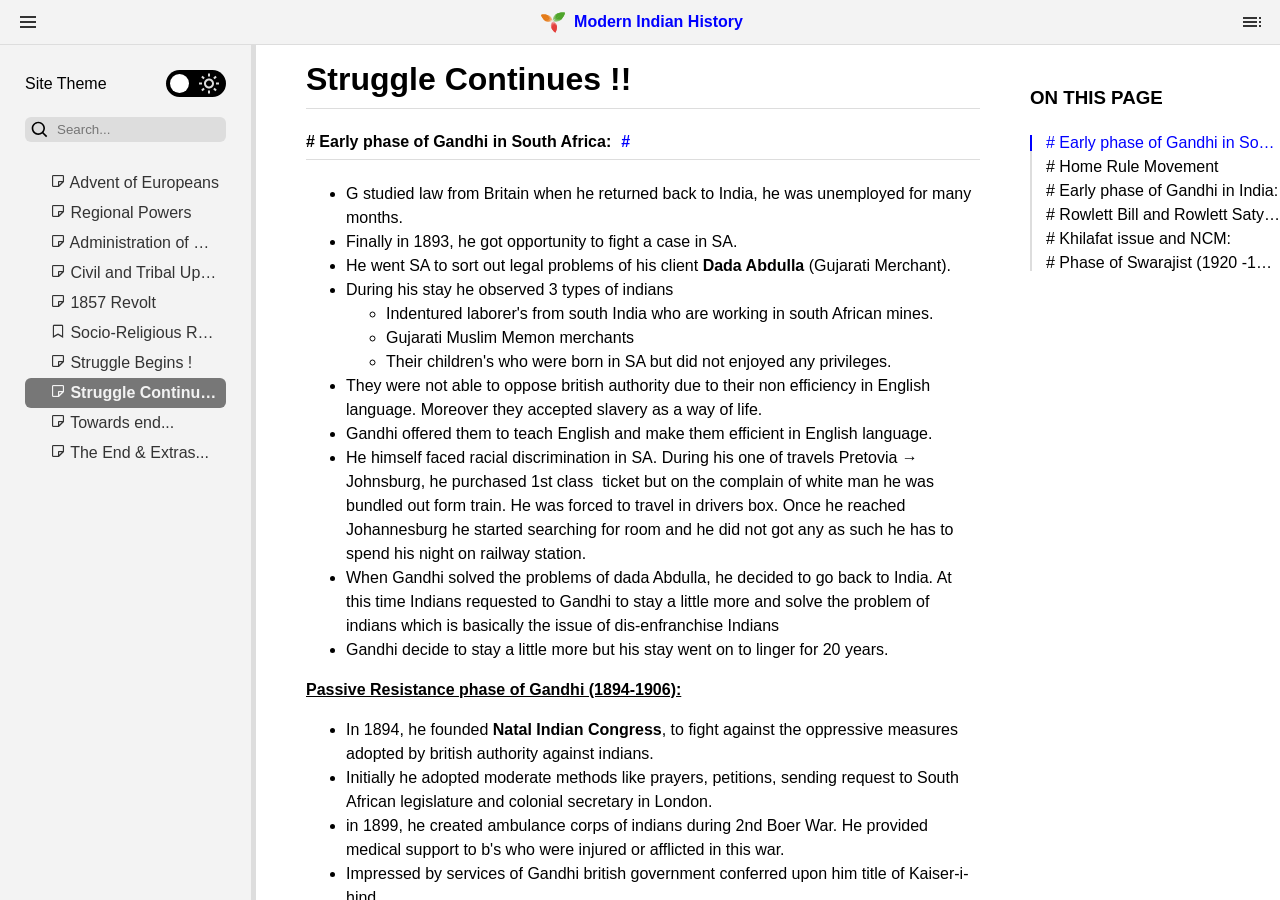
<file: Struggle Continues !!.html>
<!DOCTYPE html>
<html lang="en">
<head>
    
    
    <meta charset="utf-8">
    <meta name="viewport" content="width=device-width, initial-scale=1">

    <link rel="shortcut icon" href="favicon.ico">
    
        <link href="assets/styles.css" rel="stylesheet">
    
        <link href="assets/scripts.css" rel="stylesheet">
    
    
        <script type="module" src="assets/scripts.js"></script>
    
    
    
    
    <title>Struggle Continues !! - Modern Indian History</title>
    <script>
        // Load dark/light theme as soon as possible to avoid color flashes.
        let theme = localStorage.getItem("theme");
        if (!theme) {
            theme = window.matchMedia && window.matchMedia('(prefers-color-scheme: dark)').matches ? "dark" : "light";
        }
        document.documentElement.classList.add(`theme-${theme}`);

        window.glob = {
            isStatic: true,
            theme
        };

        (function() {
            const leftCollapsed = localStorage.getItem("left-pane-collapsed") === "true";
            const tocCollapsed = localStorage.getItem("toc-pane-collapsed") === "true";
            if (leftCollapsed) document.documentElement.classList.add("left-pane-collapsed");
            if (tocCollapsed) document.documentElement.classList.add("toc-pane-collapsed");
        })();
    </script>
    <!-- HTML Meta Tags -->
    <meta name="description" content="">
    <!-- Facebook Meta Tags -->
    <meta property="og:url" content="">
    <meta property="og:type" content="website">
    <meta property="og:title" content="Struggle Continues !! - Modern Indian History">
    <meta property="og:description" content="">
    <meta property="og:image" content="">
    <!-- Twitter Meta Tags -->
    <meta name="twitter:card" content="summary_large_image">
    <meta property="twitter:domain" content="">
    <meta property="twitter:url" content="">
    <meta name="twitter:title" content="Struggle Continues !! - Modern Indian History">
    <meta name="twitter:description" content="">
    <meta name="twitter:image" content="">
    <!-- Meta Tags Generated via https://opengraph.dev -->
    <meta name="theme-color" content="">
    <style id="trilium-icon-packs">
                  @font-face {
                font-family: 'boxicons';
                font-weight: normal;
                font-style: normal;
                src: url('assets/icon-pack-bx.woff2') format('woff2');
            }

            .bx {
                font-family: 'boxicons' !important;
                font-weight: normal;
                font-style: normal;
                font-variant: normal;
                line-height: 1;
                text-rendering: auto;
                display: inline-block;
                text-transform: none;
                -webkit-font-smoothing: antialiased;
                -moz-osx-font-smoothing: grayscale;
            }

            .bx.bx-child::before { content: ""; }
.bx.bxs-balloon::before { content: ""; }
.bx.bxs-coffee-bean::before { content: ""; }
.bx.bxs-pear::before { content: ""; }
.bx.bxs-sushi::before { content: ""; }
.bx.bx-sushi::before { content: ""; }
.bx.bxs-shower::before { content: ""; }
.bx.bx-shower::before { content: ""; }
.bx.bxl-typescript::before { content: ""; }
.bx.bxl-graphql::before { content: ""; }
.bx.bx-rfid::before { content: ""; }
.bx.bxs-universal-access::before { content: ""; }
.bx.bx-universal-access::before { content: ""; }
.bx.bxs-castle::before { content: ""; }
.bx.bxs-shield-minus::before { content: ""; }
.bx.bx-shield-minus::before { content: ""; }
.bx.bxs-shield-plus::before { content: ""; }
.bx.bx-shield-plus::before { content: ""; }
.bx.bx-vertical-bottom::before { content: ""; }
.bx.bx-vertical-top::before { content: ""; }
.bx.bx-horizontal-right::before { content: ""; }
.bx.bx-horizontal-left::before { content: ""; }
.bx.bxs-objects-vertical-bottom::before { content: ""; }
.bx.bx-objects-vertical-bottom::before { content: ""; }
.bx.bxs-objects-vertical-center::before { content: ""; }
.bx.bx-objects-vertical-center::before { content: ""; }
.bx.bxs-objects-vertical-top::before { content: ""; }
.bx.bx-objects-vertical-top::before { content: ""; }
.bx.bxs-objects-horizontal-right::before { content: ""; }
.bx.bx-objects-horizontal-right::before { content: ""; }
.bx.bxs-objects-horizontal-center::before { content: ""; }
.bx.bx-objects-horizontal-center::before { content: ""; }
.bx.bxs-objects-horizontal-left::before { content: ""; }
.bx.bx-objects-horizontal-left::before { content: ""; }
.bx.bxs-color::before { content: ""; }
.bx.bx-color::before { content: ""; }
.bx.bx-reflect-horizontal::before { content: ""; }
.bx.bx-reflect-vertical::before { content: ""; }
.bx.bxl-postgresql::before { content: ""; }
.bx.bxl-mongodb::before { content: ""; }
.bx.bxl-deezer::before { content: ""; }
.bx.bxl-xing::before { content: ""; }
.bx.bx-cart-add::before { content: ""; }
.bx.bx-cart-download::before { content: ""; }
.bx.bx-no-signal::before { content: ""; }
.bx.bx-signal-5::before { content: ""; }
.bx.bx-signal-4::before { content: ""; }
.bx.bx-signal-3::before { content: ""; }
.bx.bx-signal-2::before { content: ""; }
.bx.bx-signal-1::before { content: ""; }
.bx.bxs-cheese::before { content: ""; }
.bx.bx-cheese::before { content: ""; }
.bx.bxs-hard-hat::before { content: ""; }
.bx.bx-hard-hat::before { content: ""; }
.bx.bxs-home-alt-2::before { content: ""; }
.bx.bx-home-alt-2::before { content: ""; }
.bx.bxl-meta::before { content: ""; }
.bx.bxs-lemon::before { content: ""; }
.bx.bx-lemon::before { content: ""; }
.bx.bxs-cable-car::before { content: ""; }
.bx.bx-cable-car::before { content: ""; }
.bx.bxs-cricket-ball::before { content: ""; }
.bx.bx-cricket-ball::before { content: ""; }
.bx.bxs-tree-alt::before { content: ""; }
.bx.bx-male-female::before { content: ""; }
.bx.bxs-invader::before { content: ""; }
.bx.bxs-baguette::before { content: ""; }
.bx.bx-baguette::before { content: ""; }
.bx.bx-fork::before { content: ""; }
.bx.bx-knife::before { content: ""; }
.bx.bxs-circle-half::before { content: ""; }
.bx.bx-circle-half::before { content: ""; }
.bx.bxs-circle-three-quarter::before { content: ""; }
.bx.bx-circle-three-quarter::before { content: ""; }
.bx.bxs-circle-quarter::before { content: ""; }
.bx.bx-circle-quarter::before { content: ""; }
.bx.bxs-bowl-rice::before { content: ""; }
.bx.bx-bowl-rice::before { content: ""; }
.bx.bxs-bowl-hot::before { content: ""; }
.bx.bx-bowl-hot::before { content: ""; }
.bx.bxs-popsicle::before { content: ""; }
.bx.bx-popsicle::before { content: ""; }
.bx.bx-cross::before { content: ""; }
.bx.bx-scatter-chart::before { content: ""; }
.bx.bx-money-withdraw::before { content: ""; }
.bx.bx-candles::before { content: ""; }
.bx.bx-math::before { content: ""; }
.bx.bx-party::before { content: ""; }
.bx.bx-leaf::before { content: ""; }
.bx.bx-injection::before { content: ""; }
.bx.bx-expand-vertical::before { content: ""; }
.bx.bx-expand-horizontal::before { content: ""; }
.bx.bx-collapse-vertical::before { content: ""; }
.bx.bx-collapse-horizontal::before { content: ""; }
.bx.bx-collapse-alt::before { content: ""; }
.bx.bxs-party::before { content: ""; }
.bx.bxs-leaf::before { content: ""; }
.bx.bxs-injection::before { content: ""; }
.bx.bxs-dog::before { content: ""; }
.bx.bxs-cat::before { content: ""; }
.bx.bxl-upwork::before { content: ""; }
.bx.bxl-netlify::before { content: ""; }
.bx.bxl-java::before { content: ""; }
.bx.bxl-heroku::before { content: ""; }
.bx.bxl-go-lang::before { content: ""; }
.bx.bxl-gmail::before { content: ""; }
.bx.bxl-flask::before { content: ""; }
.bx.bxl-99designs::before { content: ""; }
.bx.bxl-venmo::before { content: ""; }
.bx.bx-qr::before { content: ""; }
.bx.bx-qr-scan::before { content: ""; }
.bx.bxl-docker::before { content: ""; }
.bx.bxl-aws::before { content: ""; }
.bx.bxs-hand::before { content: ""; }
.bx.bx-podcast::before { content: ""; }
.bx.bxs-checkbox-minus::before { content: ""; }
.bx.bx-checkbox-minus::before { content: ""; }
.bx.bxs-speaker::before { content: ""; }
.bx.bx-speaker::before { content: ""; }
.bx.bxs-registered::before { content: ""; }
.bx.bx-registered::before { content: ""; }
.bx.bxs-phone-off::before { content: ""; }
.bx.bx-phone-off::before { content: ""; }
.bx.bxl-tiktok::before { content: ""; }
.bx.bxl-sketch::before { content: ""; }
.bx.bxl-steam::before { content: ""; }
.bx.bxl-trip-advisor::before { content: ""; }
.bx.bxl-visual-studio::before { content: ""; }
.bx.bxl-unity::before { content: ""; }
.bx.bxl-php::before { content: ""; }
.bx.bxl-discord-alt::before { content: ""; }
.bx.bxl-flutter::before { content: ""; }
.bx.bxl-mastodon::before { content: ""; }
.bx.bxl-tailwind-css::before { content: ""; }
.bx.bx-buildings::before { content: ""; }
.bx.bxs-buildings::before { content: ""; }
.bx.bx-store-alt::before { content: ""; }
.bx.bxs-store-alt::before { content: ""; }
.bx.bx-bar-chart-alt-2::before { content: ""; }
.bx.bxs-bar-chart-alt-2::before { content: ""; }
.bx.bx-message-dots::before { content: ""; }
.bx.bxs-message-dots::before { content: ""; }
.bx.bx-message-rounded-dots::before { content: ""; }
.bx.bxs-message-rounded-dots::before { content: ""; }
.bx.bxs-devices::before { content: ""; }
.bx.bx-memory-card::before { content: ""; }
.bx.bxs-memory-card::before { content: ""; }
.bx.bx-wallet-alt::before { content: ""; }
.bx.bxs-wallet-alt::before { content: ""; }
.bx.bxs-bank::before { content: ""; }
.bx.bx-slideshow::before { content: ""; }
.bx.bxs-slideshow::before { content: ""; }
.bx.bx-message-square::before { content: ""; }
.bx.bx-message-square-dots::before { content: ""; }
.bx.bxs-message-square::before { content: ""; }
.bx.bxs-message-square-dots::before { content: ""; }
.bx.bx-book-content::before { content: ""; }
.bx.bxs-book-content::before { content: ""; }
.bx.bx-chat::before { content: ""; }
.bx.bxs-chat::before { content: ""; }
.bx.bx-edit-alt::before { content: ""; }
.bx.bxs-edit-alt::before { content: ""; }
.bx.bx-mouse-alt::before { content: ""; }
.bx.bxs-mouse-alt::before { content: ""; }
.bx.bx-bug-alt::before { content: ""; }
.bx.bxs-bug-alt::before { content: ""; }
.bx.bx-notepad::before { content: ""; }
.bx.bxs-notepad::before { content: ""; }
.bx.bx-video-recording::before { content: ""; }
.bx.bxs-video-recording::before { content: ""; }
.bx.bx-shape-square::before { content: ""; }
.bx.bx-shape-triangle::before { content: ""; }
.bx.bxs-direction-left::before { content: ""; }
.bx.bx-ghost::before { content: ""; }
.bx.bxs-ghost::before { content: ""; }
.bx.bx-mail-send::before { content: ""; }
.bx.bx-code-alt::before { content: ""; }
.bx.bx-grid::before { content: ""; }
.bx.bxs-quote-single-left::before { content: ""; }
.bx.bxs-quote-single-right::before { content: ""; }
.bx.bx-user-pin::before { content: ""; }
.bx.bxs-user-pin::before { content: ""; }
.bx.bx-run::before { content: ""; }
.bx.bx-copy-alt::before { content: ""; }
.bx.bxs-copy-alt::before { content: ""; }
.bx.bx-transfer-alt::before { content: ""; }
.bx.bxs-file-doc::before { content: ""; }
.bx.bxs-file-html::before { content: ""; }
.bx.bxs-comment-detail::before { content: ""; }
.bx.bxs-comment-add::before { content: ""; }
.bx.bxs-file-css::before { content: ""; }
.bx.bxs-file-js::before { content: ""; }
.bx.bxs-file-json::before { content: ""; }
.bx.bxs-file-md::before { content: ""; }
.bx.bxs-file-txt::before { content: ""; }
.bx.bxs-file-png::before { content: ""; }
.bx.bxs-file-jpg::before { content: ""; }
.bx.bxs-file-gif::before { content: ""; }
.bx.bxs-analyse::before { content: ""; }
.bx.bx-book-open::before { content: ""; }
.bx.bxs-plane-take-off::before { content: ""; }
.bx.bxs-plane-land::before { content: ""; }
.bx.bxs-parking::before { content: ""; }
.bx.bxs-id-card::before { content: ""; }
.bx.bxs-adjust-alt::before { content: ""; }
.bx.bx-landscape::before { content: ""; }
.bx.bxs-landscape::before { content: ""; }
.bx.bxs-traffic::before { content: ""; }
.bx.bx-comment::before { content: ""; }
.bx.bxs-comment::before { content: ""; }
.bx.bx-comment-dots::before { content: ""; }
.bx.bxs-comment-dots::before { content: ""; }
.bx.bxs-wine::before { content: ""; }
.bx.bx-pyramid::before { content: ""; }
.bx.bxs-pyramid::before { content: ""; }
.bx.bx-cylinder::before { content: ""; }
.bx.bxs-cylinder::before { content: ""; }
.bx.bxs-graduation::before { content: ""; }
.bx.bx-lock-alt::before { content: ""; }
.bx.bxs-lock-alt::before { content: ""; }
.bx.bx-lock-open-alt::before { content: ""; }
.bx.bxs-lock-open-alt::before { content: ""; }
.bx.bxs-hourglass-top::before { content: ""; }
.bx.bxs-hourglass-bottom::before { content: ""; }
.bx.bx-left-arrow-alt::before { content: ""; }
.bx.bx-right-arrow-alt::before { content: ""; }
.bx.bx-up-arrow-alt::before { content: ""; }
.bx.bx-down-arrow-alt::before { content: ""; }
.bx.bx-shape-circle::before { content: ""; }
.bx.bx-cycling::before { content: ""; }
.bx.bx-dna::before { content: ""; }
.bx.bx-bowling-ball::before { content: ""; }
.bx.bxs-bowling-ball::before { content: ""; }
.bx.bx-search-alt-2::before { content: ""; }
.bx.bxs-search-alt-2::before { content: ""; }
.bx.bx-plus-medical::before { content: ""; }
.bx.bx-street-view::before { content: ""; }
.bx.bx-droplet::before { content: ""; }
.bx.bxs-droplet-half::before { content: ""; }
.bx.bx-paint-roll::before { content: ""; }
.bx.bxs-paint-roll::before { content: ""; }
.bx.bx-shield-alt-2::before { content: ""; }
.bx.bxs-shield-alt-2::before { content: ""; }
.bx.bx-error-alt::before { content: ""; }
.bx.bxs-error-alt::before { content: ""; }
.bx.bx-square::before { content: ""; }
.bx.bxs-square::before { content: ""; }
.bx.bx-square-rounded::before { content: ""; }
.bx.bxs-square-rounded::before { content: ""; }
.bx.bx-polygon::before { content: ""; }
.bx.bxs-polygon::before { content: ""; }
.bx.bx-cube-alt::before { content: ""; }
.bx.bxs-cube-alt::before { content: ""; }
.bx.bx-cuboid::before { content: ""; }
.bx.bxs-cuboid::before { content: ""; }
.bx.bx-user-voice::before { content: ""; }
.bx.bxs-user-voice::before { content: ""; }
.bx.bx-accessibility::before { content: ""; }
.bx.bx-building-house::before { content: ""; }
.bx.bxs-building-house::before { content: ""; }
.bx.bx-doughnut-chart::before { content: ""; }
.bx.bxs-doughnut-chart::before { content: ""; }
.bx.bxs-circle::before { content: ""; }
.bx.bx-log-in-circle::before { content: ""; }
.bx.bxs-log-in-circle::before { content: ""; }
.bx.bx-log-out-circle::before { content: ""; }
.bx.bxs-log-out-circle::before { content: ""; }
.bx.bxs-log-in::before { content: ""; }
.bx.bxs-log-out::before { content: ""; }
.bx.bxs-notification::before { content: ""; }
.bx.bxs-notification-off::before { content: ""; }
.bx.bx-check-square::before { content: ""; }
.bx.bxs-check-square::before { content: ""; }
.bx.bx-message-alt::before { content: ""; }
.bx.bxs-message-alt::before { content: ""; }
.bx.bx-message-alt-dots::before { content: ""; }
.bx.bxs-message-alt-dots::before { content: ""; }
.bx.bx-no-entry::before { content: ""; }
.bx.bxs-no-entry::before { content: ""; }
.bx.bxs-traffic-barrier::before { content: ""; }
.bx.bxs-component::before { content: ""; }
.bx.bxs-plane-alt::before { content: ""; }
.bx.bx-palette::before { content: ""; }
.bx.bxs-palette::before { content: ""; }
.bx.bx-basket::before { content: ""; }
.bx.bxs-basket::before { content: ""; }
.bx.bx-purchase-tag-alt::before { content: ""; }
.bx.bxs-purchase-tag-alt::before { content: ""; }
.bx.bx-receipt::before { content: ""; }
.bx.bxs-receipt::before { content: ""; }
.bx.bx-line-chart::before { content: ""; }
.bx.bx-map-pin::before { content: ""; }
.bx.bxs-map-pin::before { content: ""; }
.bx.bx-hive::before { content: ""; }
.bx.bx-band-aid::before { content: ""; }
.bx.bxs-band-aid::before { content: ""; }
.bx.bx-credit-card-alt::before { content: ""; }
.bx.bxs-credit-card-alt::before { content: ""; }
.bx.bxs-credit-card::before { content: ""; }
.bx.bx-wifi-off::before { content: ""; }
.bx.bxs-paint::before { content: ""; }
.bx.bx-brightness-half::before { content: ""; }
.bx.bxs-brightness-half::before { content: ""; }
.bx.bx-brightness::before { content: ""; }
.bx.bxs-brightness::before { content: ""; }
.bx.bx-filter-alt::before { content: ""; }
.bx.bx-dialpad-alt::before { content: ""; }
.bx.bx-border-right::before { content: ""; }
.bx.bx-border-left::before { content: ""; }
.bx.bx-border-top::before { content: ""; }
.bx.bx-border-bottom::before { content: ""; }
.bx.bx-border-all::before { content: ""; }
.bx.bx-mobile-landscape::before { content: ""; }
.bx.bx-mobile-vibration::before { content: ""; }
.bx.bxs-rectangle::before { content: ""; }
.bx.bxs-right-arrow::before { content: ""; }
.bx.bxs-left-arrow::before { content: ""; }
.bx.bxs-up-arrow::before { content: ""; }
.bx.bxs-down-arrow::before { content: ""; }
.bx.bxs-right-top-arrow-circle::before { content: ""; }
.bx.bxs-right-down-arrow-circle::before { content: ""; }
.bx.bxs-left-top-arrow-circle::before { content: ""; }
.bx.bxs-left-down-arrow-circle::before { content: ""; }
.bx.bxs-institution::before { content: ""; }
.bx.bxs-school::before { content: ""; }
.bx.bxs-chalkboard::before { content: ""; }
.bx.bxs-skip-previous-circle::before { content: ""; }
.bx.bxs-skip-next-circle::before { content: ""; }
.bx.bxs-data::before { content: ""; }
.bx.bxs-mobile::before { content: ""; }
.bx.bxs-folder-minus::before { content: ""; }
.bx.bxs-bell-plus::before { content: ""; }
.bx.bxs-bell-minus::before { content: ""; }
.bx.bxs-search::before { content: ""; }
.bx.bxs-zoom-in::before { content: ""; }
.bx.bxs-zoom-out::before { content: ""; }
.bx.bxs-grid::before { content: ""; }
.bx.bxs-user-x::before { content: ""; }
.bx.bxs-user-check::before { content: ""; }
.bx.bxs-compass::before { content: ""; }
.bx.bx-gas-pump::before { content: ""; }
.bx.bxs-stopwatch::before { content: ""; }
.bx.bxs-timer::before { content: ""; }
.bx.bxs-time::before { content: ""; }
.bx.bx-pie-chart-alt-2::before { content: ""; }
.bx.bxs-pie-chart-alt-2::before { content: ""; }
.bx.bx-time-five::before { content: ""; }
.bx.bxs-time-five::before { content: ""; }
.bx.bxl-instagram-alt::before { content: ""; }
.bx.bxs-bookmarks::before { content: ""; }
.bx.bxs-bookmark-minus::before { content: ""; }
.bx.bx-briefcase-alt-2::before { content: ""; }
.bx.bxs-briefcase-alt-2::before { content: ""; }
.bx.bx-brush-alt::before { content: ""; }
.bx.bxs-calendar::before { content: ""; }
.bx.bxs-calendar-alt::before { content: ""; }
.bx.bxs-calendar-plus::before { content: ""; }
.bx.bxs-calendar-minus::before { content: ""; }
.bx.bxs-calendar-x::before { content: ""; }
.bx.bxs-calendar-check::before { content: ""; }
.bx.bxs-calendar-event::before { content: ""; }
.bx.bx-customize::before { content: ""; }
.bx.bxs-customize::before { content: ""; }
.bx.bxs-carousel::before { content: ""; }
.bx.bxs-rewind-circle::before { content: ""; }
.bx.bxs-fast-forward-circle::before { content: ""; }
.bx.bxs-mobile-vibration::before { content: ""; }
.bx.bxs-quote-alt-left::before { content: ""; }
.bx.bxs-quote-alt-right::before { content: ""; }
.bx.bxs-layout::before { content: ""; }
.bx.bx-radio::before { content: ""; }
.bx.bx-printer::before { content: ""; }
.bx.bx-sort-a-z::before { content: ""; }
.bx.bx-sort-z-a::before { content: ""; }
.bx.bx-conversation::before { content: ""; }
.bx.bxs-brush-alt::before { content: ""; }
.bx.bx-exit::before { content: ""; }
.bx.bxs-exit::before { content: ""; }
.bx.bx-extension::before { content: ""; }
.bx.bxs-extension::before { content: ""; }
.bx.bxs-file-find::before { content: ""; }
.bx.bx-face::before { content: ""; }
.bx.bxs-face::before { content: ""; }
.bx.bx-file-find::before { content: ""; }
.bx.bx-label::before { content: ""; }
.bx.bxs-label::before { content: ""; }
.bx.bx-check-shield::before { content: ""; }
.bx.bxs-check-shield::before { content: ""; }
.bx.bx-border-radius::before { content: ""; }
.bx.bx-add-to-queue::before { content: ""; }
.bx.bxs-add-to-queue::before { content: ""; }
.bx.bx-archive-in::before { content: ""; }
.bx.bxs-archive-in::before { content: ""; }
.bx.bx-archive-out::before { content: ""; }
.bx.bxs-archive-out::before { content: ""; }
.bx.bx-alarm-add::before { content: ""; }
.bx.bxs-alarm-add::before { content: ""; }
.bx.bx-space-bar::before { content: ""; }
.bx.bx-image-alt::before { content: ""; }
.bx.bx-image-add::before { content: ""; }
.bx.bxs-image-add::before { content: ""; }
.bx.bx-fridge::before { content: ""; }
.bx.bxs-fridge::before { content: ""; }
.bx.bx-dish::before { content: ""; }
.bx.bxs-dish::before { content: ""; }
.bx.bx-spa::before { content: ""; }
.bx.bxs-spa::before { content: ""; }
.bx.bx-cake::before { content: ""; }
.bx.bxs-cake::before { content: ""; }
.bx.bxs-city::before { content: ""; }
.bx.bx-bolt-circle::before { content: ""; }
.bx.bxs-bolt-circle::before { content: ""; }
.bx.bx-tone::before { content: ""; }
.bx.bx-bitcoin::before { content: ""; }
.bx.bx-lira::before { content: ""; }
.bx.bx-ruble::before { content: ""; }
.bx.bxs-caret-up-circle::before { content: ""; }
.bx.bxs-caret-down-circle::before { content: ""; }
.bx.bxs-caret-left-circle::before { content: ""; }
.bx.bxs-caret-right-circle::before { content: ""; }
.bx.bx-rupee::before { content: ""; }
.bx.bx-euro::before { content: ""; }
.bx.bx-pound::before { content: ""; }
.bx.bx-won::before { content: ""; }
.bx.bx-yen::before { content: ""; }
.bx.bx-shekel::before { content: ""; }
.bx.bxl-facebook-circle::before { content: ""; }
.bx.bxl-jquery::before { content: ""; }
.bx.bxl-imdb::before { content: ""; }
.bx.bxl-pinterest-alt::before { content: ""; }
.bx.bxs-tone::before { content: ""; }
.bx.bx-health::before { content: ""; }
.bx.bxs-baby-carriage::before { content: ""; }
.bx.bx-clinic::before { content: ""; }
.bx.bxs-hand-up::before { content: ""; }
.bx.bxs-hand-right::before { content: ""; }
.bx.bxs-hand-down::before { content: ""; }
.bx.bxs-hand-left::before { content: ""; }
.bx.bx-male::before { content: ""; }
.bx.bx-female::before { content: ""; }
.bx.bx-male-sign::before { content: ""; }
.bx.bx-female-sign::before { content: ""; }
.bx.bxs-clinic::before { content: ""; }
.bx.bxs-offer::before { content: ""; }
.bx.bx-food-tag::before { content: ""; }
.bx.bx-food-menu::before { content: ""; }
.bx.bxs-food-menu::before { content: ""; }
.bx.bxs-camera-plus::before { content: ""; }
.bx.bxs-business::before { content: ""; }
.bx.bx-meh-alt::before { content: ""; }
.bx.bx-wink-tongue::before { content: ""; }
.bx.bx-happy-alt::before { content: ""; }
.bx.bx-cool::before { content: ""; }
.bx.bx-tired::before { content: ""; }
.bx.bx-smile::before { content: ""; }
.bx.bx-angry::before { content: ""; }
.bx.bx-happy-heart-eyes::before { content: ""; }
.bx.bx-dizzy::before { content: ""; }
.bx.bx-wink-smile::before { content: ""; }
.bx.bx-confused::before { content: ""; }
.bx.bx-sleepy::before { content: ""; }
.bx.bx-shocked::before { content: ""; }
.bx.bx-happy-beaming::before { content: ""; }
.bx.bx-meh-blank::before { content: ""; }
.bx.bx-laugh::before { content: ""; }
.bx.bx-upside-down::before { content: ""; }
.bx.bxs-angry::before { content: ""; }
.bx.bxs-happy-heart-eyes::before { content: ""; }
.bx.bxs-dizzy::before { content: ""; }
.bx.bxs-wink-smile::before { content: ""; }
.bx.bxs-smile::before { content: ""; }
.bx.bxs-meh::before { content: ""; }
.bx.bxs-meh-alt::before { content: ""; }
.bx.bxs-confused::before { content: ""; }
.bx.bxs-sleepy::before { content: ""; }
.bx.bxs-sad::before { content: ""; }
.bx.bxs-happy::before { content: ""; }
.bx.bxs-shocked::before { content: ""; }
.bx.bxs-happy-beaming::before { content: ""; }
.bx.bxs-tired::before { content: ""; }
.bx.bxs-cool::before { content: ""; }
.bx.bxs-meh-blank::before { content: ""; }
.bx.bxs-laugh::before { content: ""; }
.bx.bxs-happy-alt::before { content: ""; }
.bx.bxs-upside-down::before { content: ""; }
.bx.bxs-wink-tongue::before { content: ""; }
.bx.bxl-adobe::before { content: ""; }
.bx.bxl-algolia::before { content: ""; }
.bx.bxl-audible::before { content: ""; }
.bx.bxl-figma::before { content: ""; }
.bx.bxl-etsy::before { content: ""; }
.bx.bxl-gitlab::before { content: ""; }
.bx.bxl-patreon::before { content: ""; }
.bx.bxl-redbubble::before { content: ""; }
.bx.bx-diamond::before { content: ""; }
.bx.bxs-comment-error::before { content: ""; }
.bx.bxs-vial::before { content: ""; }
.bx.bx-align-left::before { content: ""; }
.bx.bx-align-middle::before { content: ""; }
.bx.bx-align-right::before { content: ""; }
.bx.bx-arrow-back::before { content: ""; }
.bx.bx-bell-minus::before { content: ""; }
.bx.bx-bell-off::before { content: ""; }
.bx.bx-bell-plus::before { content: ""; }
.bx.bx-bell::before { content: ""; }
.bx.bx-bookmark::before { content: ""; }
.bx.bx-bookmarks::before { content: ""; }
.bx.bx-bullseye::before { content: ""; }
.bx.bx-camera-off::before { content: ""; }
.bx.bx-camera::before { content: ""; }
.bx.bx-captions::before { content: ""; }
.bx.bx-checkbox-checked::before { content: ""; }
.bx.bx-checkbox::before { content: ""; }
.bx.bx-checkbox-square::before { content: ""; }
.bx.bx-chevron-down::before { content: ""; }
.bx.bx-chevron-up::before { content: ""; }
.bx.bx-chevron-left::before { content: ""; }
.bx.bx-chevron-right::before { content: ""; }
.bx.bx-chevrons-down::before { content: ""; }
.bx.bx-chevrons-up::before { content: ""; }
.bx.bx-chevrons-right::before { content: ""; }
.bx.bx-chevrons-left::before { content: ""; }
.bx.bx-clipboard::before { content: ""; }
.bx.bx-code-curly::before { content: ""; }
.bx.bx-code::before { content: ""; }
.bx.bx-coffee::before { content: ""; }
.bx.bx-copy::before { content: ""; }
.bx.bx-copyright::before { content: ""; }
.bx.bx-down-arrow-circle::before { content: ""; }
.bx.bx-error-circle::before { content: ""; }
.bx.bx-error::before { content: ""; }
.bx.bx-exit-fullscreen::before { content: ""; }
.bx.bx-fast-forward-circle::before { content: ""; }
.bx.bx-fast-forward::before { content: ""; }
.bx.bx-first-page::before { content: ""; }
.bx.bx-folder-minus::before { content: ""; }
.bx.bx-folder-plus::before { content: ""; }
.bx.bx-folder::before { content: ""; }
.bx.bx-fullscreen::before { content: ""; }
.bx.bx-hide::before { content: ""; }
.bx.bx-image::before { content: ""; }
.bx.bx-info-circle::before { content: ""; }
.bx.bx-align-justify::before { content: ""; }
.bx.bx-key::before { content: ""; }
.bx.bx-last-page::before { content: ""; }
.bx.bx-left-arrow-circle::before { content: ""; }
.bx.bx-left-down-arrow-circle::before { content: ""; }
.bx.bx-left-indent::before { content: ""; }
.bx.bx-left-top-arrow-circle::before { content: ""; }
.bx.bx-menu::before { content: ""; }
.bx.bx-microphone::before { content: ""; }
.bx.bx-minus-circle::before { content: ""; }
.bx.bx-moon::before { content: ""; }
.bx.bx-pause-circle::before { content: ""; }
.bx.bx-pause::before { content: ""; }
.bx.bx-play-circle::before { content: ""; }
.bx.bx-play::before { content: ""; }
.bx.bx-plus-circle::before { content: ""; }
.bx.bx-question-mark::before { content: ""; }
.bx.bx-radio-circle-marked::before { content: ""; }
.bx.bx-radio-circle::before { content: ""; }
.bx.bx-rectangle::before { content: ""; }
.bx.bx-rewind::before { content: ""; }
.bx.bx-reset::before { content: ""; }
.bx.bx-right-arrow-circle::before { content: ""; }
.bx.bx-right-down-arrow-circle::before { content: ""; }
.bx.bx-right-indent::before { content: ""; }
.bx.bx-right-top-arrow-circle::before { content: ""; }
.bx.bx-rss::before { content: ""; }
.bx.bx-search::before { content: ""; }
.bx.bx-show::before { content: ""; }
.bx.bx-skip-next::before { content: ""; }
.bx.bx-skip-previous::before { content: ""; }
.bx.bx-stop-circle::before { content: ""; }
.bx.bx-stop::before { content: ""; }
.bx.bx-stopwatch::before { content: ""; }
.bx.bx-sync::before { content: ""; }
.bx.bx-time::before { content: ""; }
.bx.bx-toggle-left::before { content: ""; }
.bx.bx-toggle-right::before { content: ""; }
.bx.bx-trending-down::before { content: ""; }
.bx.bx-trending-up::before { content: ""; }
.bx.bx-up-arrow-circle::before { content: ""; }
.bx.bx-vertical-center::before { content: ""; }
.bx.bx-video::before { content: ""; }
.bx.bx-volume-full::before { content: ""; }
.bx.bx-volume-low::before { content: ""; }
.bx.bx-volume-mute::before { content: ""; }
.bx.bx-volume::before { content: ""; }
.bx.bx-x-circle::before { content: ""; }
.bx.bx-zoom-in::before { content: ""; }
.bx.bx-zoom-out::before { content: ""; }
.bx.bx-archive::before { content: ""; }
.bx.bx-at::before { content: ""; }
.bx.bx-bar-chart-alt::before { content: ""; }
.bx.bx-bar-chart-square::before { content: ""; }
.bx.bx-bar-chart::before { content: ""; }
.bx.bx-basketball::before { content: ""; }
.bx.bx-block::before { content: ""; }
.bx.bx-book-bookmark::before { content: ""; }
.bx.bx-book::before { content: ""; }
.bx.bx-bookmark-minus::before { content: ""; }
.bx.bx-bookmark-plus::before { content: ""; }
.bx.bx-briefcase::before { content: ""; }
.bx.bx-broadcast::before { content: ""; }
.bx.bx-building::before { content: ""; }
.bx.bx-bug::before { content: ""; }
.bx.bx-bluetooth::before { content: ""; }
.bx.bx-bulb::before { content: ""; }
.bx.bx-buoy::before { content: ""; }
.bx.bx-calendar-plus::before { content: ""; }
.bx.bx-calendar-check::before { content: ""; }
.bx.bx-calendar-minus::before { content: ""; }
.bx.bx-calendar-x::before { content: ""; }
.bx.bx-calendar::before { content: ""; }
.bx.bx-chart::before { content: ""; }
.bx.bx-cloud-download::before { content: ""; }
.bx.bx-cloud-upload::before { content: ""; }
.bx.bx-cloud::before { content: ""; }
.bx.bx-terminal::before { content: ""; }
.bx.bx-crosshair::before { content: ""; }
.bx.bx-compass::before { content: ""; }
.bx.bx-data::before { content: ""; }
.bx.bx-desktop::before { content: ""; }
.bx.bx-directions::before { content: ""; }
.bx.bx-dollar::before { content: ""; }
.bx.bx-dots-horizontal-rounded::before { content: ""; }
.bx.bx-dots-horizontal::before { content: ""; }
.bx.bx-dots-vertical-rounded::before { content: ""; }
.bx.bx-dots-vertical::before { content: ""; }
.bx.bx-download::before { content: ""; }
.bx.bx-envelope::before { content: ""; }
.bx.bx-gift::before { content: ""; }
.bx.bx-globe::before { content: ""; }
.bx.bx-devices::before { content: ""; }
.bx.bx-headphone::before { content: ""; }
.bx.bx-heart::before { content: ""; }
.bx.bx-home::before { content: ""; }
.bx.bx-laptop::before { content: ""; }
.bx.bx-layer::before { content: ""; }
.bx.bx-link-alt::before { content: ""; }
.bx.bx-link::before { content: ""; }
.bx.bx-list-plus::before { content: ""; }
.bx.bx-list-ul::before { content: ""; }
.bx.bx-list-minus::before { content: ""; }
.bx.bx-lock-open::before { content: ""; }
.bx.bx-lock::before { content: ""; }
.bx.bx-map-alt::before { content: ""; }
.bx.bx-map::before { content: ""; }
.bx.bx-message-rounded::before { content: ""; }
.bx.bx-message::before { content: ""; }
.bx.bx-mobile-alt::before { content: ""; }
.bx.bx-mobile::before { content: ""; }
.bx.bx-navigation::before { content: ""; }
.bx.bx-phone::before { content: ""; }
.bx.bx-pie-chart::before { content: ""; }
.bx.bx-send::before { content: ""; }
.bx.bx-sidebar::before { content: ""; }
.bx.bx-sitemap::before { content: ""; }
.bx.bx-spreadsheet::before { content: ""; }
.bx.bx-tab::before { content: ""; }
.bx.bx-tag::before { content: ""; }
.bx.bx-target-lock::before { content: ""; }
.bx.bx-tennis-ball::before { content: ""; }
.bx.bx-alarm::before { content: ""; }
.bx.bx-upload::before { content: ""; }
.bx.bx-usb::before { content: ""; }
.bx.bx-video-off::before { content: ""; }
.bx.bx-voicemail::before { content: ""; }
.bx.bx-wifi::before { content: ""; }
.bx.bx-window-open::before { content: ""; }
.bx.bx-window::before { content: ""; }
.bx.bx-windows::before { content: ""; }
.bx.bx-duplicate::before { content: ""; }
.bx.bx-table::before { content: ""; }
.bx.bx-x::before { content: ""; }
.bx.bx-adjust::before { content: ""; }
.bx.bx-album::before { content: ""; }
.bx.bx-anchor::before { content: ""; }
.bx.bx-award::before { content: ""; }
.bx.bx-bold::before { content: ""; }
.bx.bx-calculator::before { content: ""; }
.bx.bx-cart::before { content: ""; }
.bx.bx-check::before { content: ""; }
.bx.bx-cloud-drizzle::before { content: ""; }
.bx.bx-cloud-light-rain::before { content: ""; }
.bx.bx-cloud-lightning::before { content: ""; }
.bx.bx-cloud-rain::before { content: ""; }
.bx.bx-cloud-snow::before { content: ""; }
.bx.bx-cog::before { content: ""; }
.bx.bx-columns::before { content: ""; }
.bx.bx-credit-card::before { content: ""; }
.bx.bx-crop::before { content: ""; }
.bx.bx-cube::before { content: ""; }
.bx.bx-cut::before { content: ""; }
.bx.bx-detail::before { content: ""; }
.bx.bx-shield-quarter::before { content: ""; }
.bx.bx-edit::before { content: ""; }
.bx.bx-file::before { content: ""; }
.bx.bx-filter::before { content: ""; }
.bx.bx-font::before { content: ""; }
.bx.bx-git-branch::before { content: ""; }
.bx.bx-git-commit::before { content: ""; }
.bx.bx-git-compare::before { content: ""; }
.bx.bx-git-merge::before { content: ""; }
.bx.bx-git-pull-request::before { content: ""; }
.bx.bx-git-repo-forked::before { content: ""; }
.bx.bx-group::before { content: ""; }
.bx.bx-hash::before { content: ""; }
.bx.bx-heading::before { content: ""; }
.bx.bx-home-alt::before { content: ""; }
.bx.bx-italic::before { content: ""; }
.bx.bx-joystick::before { content: ""; }
.bx.bx-link-external::before { content: ""; }
.bx.bx-log-in::before { content: ""; }
.bx.bx-log-out::before { content: ""; }
.bx.bx-microphone-off::before { content: ""; }
.bx.bx-minus::before { content: ""; }
.bx.bx-mouse::before { content: ""; }
.bx.bx-move::before { content: ""; }
.bx.bx-music::before { content: ""; }
.bx.bx-notification::before { content: ""; }
.bx.bx-package::before { content: ""; }
.bx.bx-paragraph::before { content: ""; }
.bx.bx-paste::before { content: ""; }
.bx.bx-pencil::before { content: ""; }
.bx.bx-pin::before { content: ""; }
.bx.bx-plus::before { content: ""; }
.bx.bx-power-off::before { content: ""; }
.bx.bx-pulse::before { content: ""; }
.bx.bx-save::before { content: ""; }
.bx.bx-screenshot::before { content: ""; }
.bx.bx-select-multiple::before { content: ""; }
.bx.bx-share-alt::before { content: ""; }
.bx.bx-share::before { content: ""; }
.bx.bx-shield-alt::before { content: ""; }
.bx.bx-shield::before { content: ""; }
.bx.bx-shopping-bag::before { content: ""; }
.bx.bx-shuffle::before { content: ""; }
.bx.bx-sort::before { content: ""; }
.bx.bx-star::before { content: ""; }
.bx.bx-sun::before { content: ""; }
.bx.bx-text::before { content: ""; }
.bx.bx-trash::before { content: ""; }
.bx.bx-trophy::before { content: ""; }
.bx.bx-underline::before { content: ""; }
.bx.bx-user-check::before { content: ""; }
.bx.bx-user-circle::before { content: ""; }
.bx.bx-user-minus::before { content: ""; }
.bx.bx-user-plus::before { content: ""; }
.bx.bx-user-x::before { content: ""; }
.bx.bx-user::before { content: ""; }
.bx.bx-barcode::before { content: ""; }
.bx.bx-crown::before { content: ""; }
.bx.bx-dislike::before { content: ""; }
.bx.bx-down-arrow::before { content: ""; }
.bx.bx-export::before { content: ""; }
.bx.bxl-facebook::before { content: ""; }
.bx.bx-first-aid::before { content: ""; }
.bx.bx-flag::before { content: ""; }
.bx.bxl-github::before { content: ""; }
.bx.bxl-google::before { content: ""; }
.bx.bx-history::before { content: ""; }
.bx.bxl-instagram::before { content: ""; }
.bx.bx-joystick-alt::before { content: ""; }
.bx.bx-left-arrow::before { content: ""; }
.bx.bx-like::before { content: ""; }
.bx.bx-list-check::before { content: ""; }
.bx.bx-poll::before { content: ""; }
.bx.bx-radar::before { content: ""; }
.bx.bx-redo::before { content: ""; }
.bx.bx-reply-all::before { content: ""; }
.bx.bx-reply::before { content: ""; }
.bx.bx-repost::before { content: ""; }
.bx.bx-revision::before { content: ""; }
.bx.bx-right-arrow::before { content: ""; }
.bx.bx-subdirectory-left::before { content: ""; }
.bx.bx-subdirectory-right::before { content: ""; }
.bx.bx-support::before { content: ""; }
.bx.bx-timer::before { content: ""; }
.bx.bxl-twitter::before { content: ""; }
.bx.bx-undo::before { content: ""; }
.bx.bx-up-arrow::before { content: ""; }
.bx.bxl-youtube::before { content: ""; }
.bx.bxl-whatsapp::before { content: ""; }
.bx.bxl-tumblr::before { content: ""; }
.bx.bx-phone-call::before { content: ""; }
.bx.bxl-behance::before { content: ""; }
.bx.bxl-dribbble::before { content: ""; }
.bx.bx-aperture::before { content: ""; }
.bx.bx-film::before { content: ""; }
.bx.bx-folder-open::before { content: ""; }
.bx.bx-task::before { content: ""; }
.bx.bx-server::before { content: ""; }
.bx.bx-battery::before { content: ""; }
.bx.bx-calendar-alt::before { content: ""; }
.bx.bx-import::before { content: ""; }
.bx.bx-ruler::before { content: ""; }
.bx.bx-horizontal-center::before { content: ""; }
.bx.bx-rotate-right::before { content: ""; }
.bx.bx-rename::before { content: ""; }
.bx.bx-collapse::before { content: ""; }
.bx.bx-phone-incoming::before { content: ""; }
.bx.bx-phone-outgoing::before { content: ""; }
.bx.bx-body::before { content: ""; }
.bx.bx-cast::before { content: ""; }
.bx.bx-chip::before { content: ""; }
.bx.bx-skip-next-circle::before { content: ""; }
.bx.bx-skip-previous-circle::before { content: ""; }
.bx.bx-hdd::before { content: ""; }
.bx.bx-store::before { content: ""; }
.bx.bx-globe-alt::before { content: ""; }
.bx.bxl-vimeo::before { content: ""; }
.bx.bx-upvote::before { content: ""; }
.bx.bx-downvote::before { content: ""; }
.bx.bx-news::before { content: ""; }
.bx.bx-pie-chart-alt::before { content: ""; }
.bx.bx-images::before { content: ""; }
.bx.bx-purchase-tag::before { content: ""; }
.bx.bx-pen::before { content: ""; }
.bx.bx-expand::before { content: ""; }
.bx.bx-paperclip::before { content: ""; }
.bx.bx-closet::before { content: ""; }
.bx.bx-tv::before { content: ""; }
.bx.bx-collection::before { content: ""; }
.bx.bx-station::before { content: ""; }
.bx.bx-wallet::before { content: ""; }
.bx.bx-briefcase-alt::before { content: ""; }
.bx.bx-hourglass::before { content: ""; }
.bx.bx-carousel::before { content: ""; }
.bx.bx-infinite::before { content: ""; }
.bx.bx-plug::before { content: ""; }
.bx.bx-notification-off::before { content: ""; }
.bx.bx-window-close::before { content: ""; }
.bx.bx-command::before { content: ""; }
.bx.bx-grid-alt::before { content: ""; }
.bx.bx-trash-alt::before { content: ""; }
.bx.bx-chalkboard::before { content: ""; }
.bx.bx-loader::before { content: ""; }
.bx.bx-slider::before { content: ""; }
.bx.bx-paper-plane::before { content: ""; }
.bx.bx-selection::before { content: ""; }
.bx.bxl-linkedin::before { content: ""; }
.bx.bx-world::before { content: ""; }
.bx.bx-dock-bottom::before { content: ""; }
.bx.bx-dock-right::before { content: ""; }
.bx.bx-dock-top::before { content: ""; }
.bx.bx-dock-left::before { content: ""; }
.bx.bx-layout::before { content: ""; }
.bx.bxl-bitcoin::before { content: ""; }
.bx.bxl-facebook-square::before { content: ""; }
.bx.bx-alarm-off::before { content: ""; }
.bx.bx-wrench::before { content: ""; }
.bx.bx-loader-circle::before { content: ""; }
.bx.bx-loader-alt::before { content: ""; }
.bx.bx-car::before { content: ""; }
.bx.bx-cart-alt::before { content: ""; }
.bx.bxs-adjust::before { content: ""; }
.bx.bxs-alarm::before { content: ""; }
.bx.bxs-alarm-off::before { content: ""; }
.bx.bxs-album::before { content: ""; }
.bx.bxs-archive::before { content: ""; }
.bx.bxs-camera::before { content: ""; }
.bx.bxs-camera-off::before { content: ""; }
.bx.bxs-folder::before { content: ""; }
.bx.bxs-folder-plus::before { content: ""; }
.bx.bxs-award::before { content: ""; }
.bx.bxs-bar-chart-square::before { content: ""; }
.bx.bxs-barcode::before { content: ""; }
.bx.bxs-battery::before { content: ""; }
.bx.bxs-battery-charging::before { content: ""; }
.bx.bxs-battery-full::before { content: ""; }
.bx.bxs-bell::before { content: ""; }
.bx.bxs-bell-off::before { content: ""; }
.bx.bxs-bolt::before { content: ""; }
.bx.bxs-book::before { content: ""; }
.bx.bxs-book-bookmark::before { content: ""; }
.bx.bxs-bookmark::before { content: ""; }
.bx.bxs-bookmark-plus::before { content: ""; }
.bx.bxs-book-open::before { content: ""; }
.bx.bxs-bookmark-star::before { content: ""; }
.bx.bxs-briefcase::before { content: ""; }
.bx.bxs-briefcase-alt::before { content: ""; }
.bx.bxs-bug::before { content: ""; }
.bx.bxs-building::before { content: ""; }
.bx.bxs-bulb::before { content: ""; }
.bx.bxs-buoy::before { content: ""; }
.bx.bxs-calculator::before { content: ""; }
.bx.bxs-captions::before { content: ""; }
.bx.bxs-car::before { content: ""; }
.bx.bxs-cart-alt::before { content: ""; }
.bx.bxs-cart::before { content: ""; }
.bx.bxs-chart::before { content: ""; }
.bx.bxs-chip::before { content: ""; }
.bx.bxs-cloud-download::before { content: ""; }
.bx.bxs-cloud-upload::before { content: ""; }
.bx.bxs-cloud::before { content: ""; }
.bx.bxs-coffee::before { content: ""; }
.bx.bxs-cog::before { content: ""; }
.bx.bxs-collection::before { content: ""; }
.bx.bxs-contact::before { content: ""; }
.bx.bxs-copy::before { content: ""; }
.bx.bxs-coupon::before { content: ""; }
.bx.bxs-crown::before { content: ""; }
.bx.bxs-cube::before { content: ""; }
.bx.bxs-detail::before { content: ""; }
.bx.bxs-discount::before { content: ""; }
.bx.bxs-dislike::before { content: ""; }
.bx.bxs-dock-bottom::before { content: ""; }
.bx.bxs-dock-left::before { content: ""; }
.bx.bxs-dock-right::before { content: ""; }
.bx.bxs-dock-top::before { content: ""; }
.bx.bxs-down-arrow-circle::before { content: ""; }
.bx.bxs-download::before { content: ""; }
.bx.bxs-downvote::before { content: ""; }
.bx.bxs-drink::before { content: ""; }
.bx.bxs-droplet::before { content: ""; }
.bx.bxs-duplicate::before { content: ""; }
.bx.bxs-eject::before { content: ""; }
.bx.bxs-envelope::before { content: ""; }
.bx.bxs-error-circle::before { content: ""; }
.bx.bxs-error::before { content: ""; }
.bx.bxs-file-image::before { content: ""; }
.bx.bxs-file::before { content: ""; }
.bx.bxs-filter-alt::before { content: ""; }
.bx.bxs-first-aid::before { content: ""; }
.bx.bxs-flag-alt::before { content: ""; }
.bx.bxs-flag::before { content: ""; }
.bx.bxs-gift::before { content: ""; }
.bx.bxs-grid-alt::before { content: ""; }
.bx.bxs-group::before { content: ""; }
.bx.bxs-hdd::before { content: ""; }
.bx.bxs-heart::before { content: ""; }
.bx.bxs-hide::before { content: ""; }
.bx.bxs-home::before { content: ""; }
.bx.bxs-hot::before { content: ""; }
.bx.bxs-hourglass::before { content: ""; }
.bx.bxs-image::before { content: ""; }
.bx.bxs-inbox::before { content: ""; }
.bx.bxs-info-circle::before { content: ""; }
.bx.bxs-joystick-alt::before { content: ""; }
.bx.bxs-joystick::before { content: ""; }
.bx.bxs-layer::before { content: ""; }
.bx.bxs-left-arrow-circle::before { content: ""; }
.bx.bxs-like::before { content: ""; }
.bx.bxs-lock-open::before { content: ""; }
.bx.bxs-lock::before { content: ""; }
.bx.bxs-map-alt::before { content: ""; }
.bx.bxs-map::before { content: ""; }
.bx.bxs-message-rounded::before { content: ""; }
.bx.bxs-message::before { content: ""; }
.bx.bxs-microphone-off::before { content: ""; }
.bx.bxs-microphone::before { content: ""; }
.bx.bxs-minus-circle::before { content: ""; }
.bx.bxs-moon::before { content: ""; }
.bx.bxs-mouse::before { content: ""; }
.bx.bxs-music::before { content: ""; }
.bx.bxs-navigation::before { content: ""; }
.bx.bxs-news::before { content: ""; }
.bx.bxs-package::before { content: ""; }
.bx.bxs-paper-plane::before { content: ""; }
.bx.bxs-paste::before { content: ""; }
.bx.bxs-pen::before { content: ""; }
.bx.bxs-pencil::before { content: ""; }
.bx.bxs-phone-call::before { content: ""; }
.bx.bxs-phone-incoming::before { content: ""; }
.bx.bxs-phone-outgoing::before { content: ""; }
.bx.bxs-phone::before { content: ""; }
.bx.bxs-pie-chart-alt::before { content: ""; }
.bx.bxs-pie-chart::before { content: ""; }
.bx.bxs-pin::before { content: ""; }
.bx.bxs-playlist::before { content: ""; }
.bx.bxs-plug::before { content: ""; }
.bx.bxs-plus-circle::before { content: ""; }
.bx.bxs-printer::before { content: ""; }
.bx.bxs-purchase-tag::before { content: ""; }
.bx.bxs-quote-left::before { content: ""; }
.bx.bxs-quote-right::before { content: ""; }
.bx.bxs-radio::before { content: ""; }
.bx.bxs-rename::before { content: ""; }
.bx.bxs-report::before { content: ""; }
.bx.bxs-right-arrow-circle::before { content: ""; }
.bx.bxs-ruler::before { content: ""; }
.bx.bxs-save::before { content: ""; }
.bx.bxs-sort-alt::before { content: ""; }
.bx.bxs-select-multiple::before { content: ""; }
.bx.bxs-send::before { content: ""; }
.bx.bxs-server::before { content: ""; }
.bx.bxs-share-alt::before { content: ""; }
.bx.bxs-share::before { content: ""; }
.bx.bxs-shield::before { content: ""; }
.bx.bxs-shopping-bag-alt::before { content: ""; }
.bx.bxs-shopping-bag::before { content: ""; }
.bx.bxs-show::before { content: ""; }
.bx.bx-happy::before { content: ""; }
.bx.bx-meh::before { content: ""; }
.bx.bx-sad::before { content: ""; }
.bx.bxs-spreadsheet::before { content: ""; }
.bx.bxs-star::before { content: ""; }
.bx.bxs-store::before { content: ""; }
.bx.bxs-sun::before { content: ""; }
.bx.bxs-t-shirt::before { content: ""; }
.bx.bxs-tag-x::before { content: ""; }
.bx.bxs-tag::before { content: ""; }
.bx.bxs-tennis-ball::before { content: ""; }
.bx.bxs-terminal::before { content: ""; }
.bx.bxs-to-top::before { content: ""; }
.bx.bxs-toggle-left::before { content: ""; }
.bx.bxs-toggle-right::before { content: ""; }
.bx.bxs-torch::before { content: ""; }
.bx.bxs-trash-alt::before { content: ""; }
.bx.bxs-trash::before { content: ""; }
.bx.bxs-trophy::before { content: ""; }
.bx.bxs-truck::before { content: ""; }
.bx.bxs-up-arrow-circle::before { content: ""; }
.bx.bxs-upvote::before { content: ""; }
.bx.bxs-user-circle::before { content: ""; }
.bx.bxs-user-detail::before { content: ""; }
.bx.bxs-user-minus::before { content: ""; }
.bx.bxs-user-plus::before { content: ""; }
.bx.bxs-user::before { content: ""; }
.bx.bxs-video-off::before { content: ""; }
.bx.bxs-video::before { content: ""; }
.bx.bxs-videos::before { content: ""; }
.bx.bxs-volume-full::before { content: ""; }
.bx.bxs-volume-low::before { content: ""; }
.bx.bxs-volume-mute::before { content: ""; }
.bx.bxs-volume::before { content: ""; }
.bx.bxs-wallet::before { content: ""; }
.bx.bxs-watch-alt::before { content: ""; }
.bx.bxs-watch::before { content: ""; }
.bx.bxs-widget::before { content: ""; }
.bx.bxs-wrench::before { content: ""; }
.bx.bxs-x-circle::before { content: ""; }
.bx.bxs-zap::before { content: ""; }
.bx.bxs-folder-open::before { content: ""; }
.bx.bxs-battery-low::before { content: ""; }
.bx.bxs-conversation::before { content: ""; }
.bx.bxs-dashboard::before { content: ""; }
.bx.bxs-file-plus::before { content: ""; }
.bx.bx-slider-alt::before { content: ""; }
.bx.bxl-google-plus::before { content: ""; }
.bx.bxl-google-plus-circle::before { content: ""; }
.bx.bxl-linkedin-square::before { content: ""; }
.bx.bxl-medium::before { content: ""; }
.bx.bxl-medium-square::before { content: ""; }
.bx.bxl-skype::before { content: ""; }
.bx.bxl-slack-old::before { content: ""; }
.bx.bxl-slack::before { content: ""; }
.bx.bxl-twitch::before { content: ""; }
.bx.bxl-discord::before { content: ""; }
.bx.bxl-reddit::before { content: ""; }
.bx.bxl-pinterest::before { content: ""; }
.bx.bxl-blogger::before { content: ""; }
.bx.bx-certification::before { content: ""; }
.bx.bxs-certification::before { content: ""; }
.bx.bx-rocket::before { content: ""; }
.bx.bxs-rocket::before { content: ""; }
.bx.bx-check-circle::before { content: ""; }
.bx.bxs-check-circle::before { content: ""; }
.bx.bxs-checkbox::before { content: ""; }
.bx.bxs-checkbox-checked::before { content: ""; }
.bx.bxs-star-half::before { content: ""; }
.bx.bx-bus::before { content: ""; }
.bx.bxs-bus::before { content: ""; }
.bx.bx-check-double::before { content: ""; }
.bx.bx-dumbbell::before { content: ""; }
.bx.bx-bot::before { content: ""; }
.bx.bx-area::before { content: ""; }
.bx.bxs-bot::before { content: ""; }
.bx.bxs-area::before { content: ""; }
.bx.bx-bed::before { content: ""; }
.bx.bxs-bed::before { content: ""; }
.bx.bx-bath::before { content: ""; }
.bx.bxs-bath::before { content: ""; }
.bx.bx-train::before { content: ""; }
.bx.bxs-train::before { content: ""; }
.bx.bx-taxi::before { content: ""; }
.bx.bxs-taxi::before { content: ""; }
.bx.bx-movie::before { content: ""; }
.bx.bxs-movie::before { content: ""; }
.bx.bx-hotel::before { content: ""; }
.bx.bx-planet::before { content: ""; }
.bx.bxs-planet::before { content: ""; }
.bx.bx-list-ol::before { content: ""; }
.bx.bx-video-plus::before { content: ""; }
.bx.bxs-video-plus::before { content: ""; }
.bx.bx-menu-alt-left::before { content: ""; }
.bx.bx-menu-alt-right::before { content: ""; }
.bx.bx-box::before { content: ""; }
.bx.bxs-box::before { content: ""; }
.bx.bxs-key::before { content: ""; }
.bx.bx-restaurant::before { content: ""; }
.bx.bx-swim::before { content: ""; }
.bx.bx-water::before { content: ""; }
.bx.bx-wind::before { content: ""; }
.bx.bx-dialpad::before { content: ""; }
.bx.bx-handicap::before { content: ""; }
.bx.bx-font-size::before { content: ""; }
.bx.bx-code-block::before { content: ""; }
.bx.bx-photo-album::before { content: ""; }
.bx.bxs-photo-album::before { content: ""; }
.bx.bxs-bell-ring::before { content: ""; }
.bx.bxl-apple::before { content: ""; }
.bx.bxl-android::before { content: ""; }
.bx.bxl-play-store::before { content: ""; }
.bx.bxl-windows::before { content: ""; }
.bx.bxl-vk::before { content: ""; }
.bx.bxl-pocket::before { content: ""; }
.bx.bx-strikethrough::before { content: ""; }
.bx.bx-file-blank::before { content: ""; }
.bx.bxs-file-blank::before { content: ""; }
.bx.bx-highlight::before { content: ""; }
.bx.bx-font-color::before { content: ""; }
.bx.bx-fingerprint::before { content: ""; }
.bx.bx-transfer::before { content: ""; }
.bx.bx-circle::before { content: ""; }
.bx.bxs-edit::before { content: ""; }
.bx.bx-ball::before { content: ""; }
.bx.bxs-ball::before { content: ""; }
.bx.bx-football::before { content: ""; }
.bx.bxs-film::before { content: ""; }
.bx.bx-dollar-circle::before { content: ""; }
.bx.bxs-dollar-circle::before { content: ""; }
.bx.bxs-skull::before { content: ""; }
.bx.bxl-messenger::before { content: ""; }
.bx.bx-search-alt::before { content: ""; }
.bx.bxs-image-alt::before { content: ""; }
.bx.bxs-microphone-alt::before { content: ""; }
.bx.bx-analyse::before { content: ""; }
.bx.bxs-x-square::before { content: ""; }
.bx.bxs-plus-square::before { content: ""; }
.bx.bxs-minus-square::before { content: ""; }
.bx.bx-disc::before { content: ""; }
.bx.bxs-disc::before { content: ""; }
.bx.bx-equalizer::before { content: ""; }
.bx.bx-stats::before { content: ""; }
.bx.bx-move-horizontal::before { content: ""; }
.bx.bx-move-vertical::before { content: ""; }
.bx.bxs-flame::before { content: ""; }
.bx.bx-grid-horizontal::before { content: ""; }
.bx.bx-grid-vertical::before { content: ""; }
.bx.bx-grid-small::before { content: ""; }
.bx.bx-badge::before { content: ""; }
.bx.bxs-badge::before { content: ""; }
.bx.bx-id-card::before { content: ""; }
.bx.bx-sort-up::before { content: ""; }
.bx.bx-sort-down::before { content: ""; }
.bx.bx-note::before { content: ""; }
.bx.bxs-note::before { content: ""; }
.bx.bx-test-tube::before { content: ""; }
.bx.bx-help-circle::before { content: ""; }
.bx.bxs-help-circle::before { content: ""; }
.bx.bx-card::before { content: ""; }
.bx.bxs-card::before { content: ""; }
.bx.bx-rewind-circle::before { content: ""; }
.bx.bx-magnet::before { content: ""; }
.bx.bxs-magnet::before { content: ""; }
.bx.bxl-500px::before { content: ""; }
.bx.bxl-angular::before { content: ""; }
.bx.bxl-codepen::before { content: ""; }
.bx.bxl-creative-commons::before { content: ""; }
.bx.bxl-digitalocean::before { content: ""; }
.bx.bxl-deviantart::before { content: ""; }
.bx.bxl-discourse::before { content: ""; }
.bx.bxl-dropbox::before { content: ""; }
.bx.bxl-drupal::before { content: ""; }
.bx.bxl-ebay::before { content: ""; }
.bx.bxl-amazon::before { content: ""; }
.bx.bxl-digg::before { content: ""; }
.bx.bxl-unsplash::before { content: ""; }
.bx.bxl-wikipedia::before { content: ""; }
.bx.bxl-sass::before { content: ""; }
.bx.bxl-foursquare::before { content: ""; }
.bx.bxl-invision::before { content: ""; }
.bx.bxl-opera::before { content: ""; }
.bx.bxl-airbnb::before { content: ""; }
.bx.bxl-yelp::before { content: ""; }
.bx.bxl-quora::before { content: ""; }
.bx.bxl-git::before { content: ""; }
.bx.bxl-html5::before { content: ""; }
.bx.bxl-product-hunt::before { content: ""; }
.bx.bxl-magento::before { content: ""; }
.bx.bxl-stack-overflow::before { content: ""; }
.bx.bxl-firefox::before { content: ""; }
.bx.bxl-javascript::before { content: ""; }
.bx.bxl-nodejs::before { content: ""; }
.bx.bxl-kickstarter::before { content: ""; }
.bx.bxl-vuejs::before { content: ""; }
.bx.bxl-bing::before { content: ""; }
.bx.bxl-react::before { content: ""; }
.bx.bxl-periscope::before { content: ""; }
.bx.bxl-wordpress::before { content: ""; }
.bx.bxl-telegram::before { content: ""; }
.bx.bxl-stripe::before { content: ""; }
.bx.bxl-edge::before { content: ""; }
.bx.bxl-paypal::before { content: ""; }
.bx.bxl-internet-explorer::before { content: ""; }
.bx.bxl-joomla::before { content: ""; }
.bx.bxl-dailymotion::before { content: ""; }
.bx.bxl-chrome::before { content: ""; }
.bx.bxl-baidu::before { content: ""; }
.bx.bxl-visa::before { content: ""; }
.bx.bxl-mastercard::before { content: ""; }
.bx.bxl-redux::before { content: ""; }
.bx.bxl-bootstrap::before { content: ""; }
.bx.bxl-yahoo::before { content: ""; }
.bx.bxl-microsoft::before { content: ""; }
.bx.bxl-css3::before { content: ""; }
.bx.bxl-jsfiddle::before { content: ""; }
.bx.bxl-shopify::before { content: ""; }
.bx.bxl-flickr::before { content: ""; }
.bx.bxl-less::before { content: ""; }
.bx.bxl-snapchat::before { content: ""; }
.bx.bxl-soundcloud::before { content: ""; }
.bx.bxl-spotify::before { content: ""; }
.bx.bxl-trello::before { content: ""; }
.bx.bxl-wix::before { content: ""; }
.bx.bxl-mailchimp::before { content: ""; }
.bx.bxl-medium-old::before { content: ""; }
.bx.bxl-squarespace::before { content: ""; }
.bx.bxl-whatsapp-square::before { content: ""; }
.bx.bxl-flickr-square::before { content: ""; }
.bx.bxs-ambulance::before { content: ""; }
.bx.bxs-left-arrow-square::before { content: ""; }
.bx.bxs-up-arrow-square::before { content: ""; }
.bx.bxs-down-arrow-square::before { content: ""; }
.bx.bxs-right-arrow-square::before { content: ""; }
.bx.bxs-user-badge::before { content: ""; }
.bx.bx-calendar-event::before { content: ""; }
.bx.bx-caret-left::before { content: ""; }
.bx.bx-caret-up::before { content: ""; }
.bx.bx-caret-right::before { content: ""; }
.bx.bx-caret-down::before { content: ""; }
.bx.bxs-gas-pump::before { content: ""; }
.bx.bxs-landmark::before { content: ""; }
.bx.bx-show-alt::before { content: ""; }
.bx.bx-badge-check::before { content: ""; }
.bx.bxs-badge-check::before { content: ""; }
.bx.bx-rotate-left::before { content: ""; }
.bx.bxs-coffee-alt::before { content: ""; }
.bx.bx-brush::before { content: ""; }
.bx.bxs-brush::before { content: ""; }
.bx.bxs-keyboard::before { content: ""; }
.bx.bxs-megaphone::before { content: ""; }
.bx.bxs-directions::before { content: ""; }
.bx.bxs-direction-right::before { content: ""; }
.bx.bx-unlink::before { content: ""; }
.bx.bx-paint::before { content: ""; }
.bx.bx-joystick-button::before { content: ""; }
.bx.bxs-joystick-button::before { content: ""; }
.bx.bx-font-family::before { content: ""; }
.bx.bxs-flask::before { content: ""; }
.bx.bxs-capsule::before { content: ""; }
.bx.bxs-color-fill::before { content: ""; }
.bx.bxs-hotel::before { content: ""; }
.bx.bxs-magic-wand::before { content: ""; }
.bx.bx-repeat::before { content: ""; }
.bx.bxs-eraser::before { content: ""; }
.bx.bxs-cloud-rain::before { content: ""; }
.bx.bxs-cloud-lightning::before { content: ""; }
.bx.bxs-eyedropper::before { content: ""; }
.bx.bxs-user-rectangle::before { content: ""; }
.bx.bxs-plane::before { content: ""; }
.bx.bxs-tree::before { content: ""; }
.bx.bxs-factory::before { content: ""; }
.bx.bxs-ship::before { content: ""; }
.bx.bx-walk::before { content: ""; }
.bx.bxs-yin-yang::before { content: ""; }
.bx.bxs-file-pdf::before { content: ""; }
.bx.bx-money::before { content: ""; }
.bx.bx-home-circle::before { content: ""; }
.bx.bxs-home-circle::before { content: ""; }
.bx.bx-location-plus::before { content: ""; }
.bx.bxs-location-plus::before { content: ""; }
.bx.bx-arch::before { content: ""; }
.bx.bxs-arch::before { content: ""; }
.bx.bx-atom::before { content: ""; }
.bx.bxs-badge-dollar::before { content: ""; }
.bx.bx-baseball::before { content: ""; }
.bx.bx-beer::before { content: ""; }
.bx.bxs-beer::before { content: ""; }
.bx.bx-bible::before { content: ""; }
.bx.bxs-bible::before { content: ""; }
.bx.bx-bomb::before { content: ""; }
.bx.bxs-bomb::before { content: ""; }
.bx.bx-bus-school::before { content: ""; }
.bx.bxs-bus-school::before { content: ""; }
.bx.bx-cabinet::before { content: ""; }
.bx.bxs-cabinet::before { content: ""; }
.bx.bx-calendar-edit::before { content: ""; }
.bx.bxs-calendar-edit::before { content: ""; }
.bx.bxs-car-wash::before { content: ""; }
.bx.bxs-car-garage::before { content: ""; }
.bx.bxs-car-mechanic::before { content: ""; }
.bx.bxs-car-crash::before { content: ""; }
.bx.bx-coffee-togo::before { content: ""; }
.bx.bxs-coffee-togo::before { content: ""; }
.bx.bxs-chess::before { content: ""; }
.bx.bxs-dryer::before { content: ""; }
.bx.bxs-washer::before { content: ""; }
.bx.bx-pointer::before { content: ""; }
.bx.bxs-pointer::before { content: ""; }
.bx.bx-microchip::before { content: ""; }
.bx.bxs-microchip::before { content: ""; }
.bx.bxs-piano::before { content: ""; }
.bx.bxs-file-export::before { content: ""; }
.bx.bxs-file-import::before { content: ""; }
.bx.bxs-flag-checkered::before { content: ""; }
.bx.bx-heart-circle::before { content: ""; }
.bx.bxs-heart-circle::before { content: ""; }
.bx.bx-heart-square::before { content: ""; }
.bx.bxs-heart-square::before { content: ""; }
.bx.bx-home-heart::before { content: ""; }
.bx.bxs-home-heart::before { content: ""; }
.bx.bx-info-square::before { content: ""; }
.bx.bxs-info-square::before { content: ""; }
.bx.bx-layer-plus::before { content: ""; }
.bx.bxs-layer-plus::before { content: ""; }
.bx.bx-layer-minus::before { content: ""; }
.bx.bxs-layer-minus::before { content: ""; }
.bx.bx-recycle::before { content: ""; }
.bx.bx-traffic-cone::before { content: ""; }
.bx.bxs-traffic-cone::before { content: ""; }
.bx.bx-wifi-2::before { content: ""; }
.bx.bx-wifi-1::before { content: ""; }
.bx.bx-wifi-0::before { content: ""; }
.bx.bx-mask::before { content: ""; }
.bx.bxs-mask::before { content: ""; }
.bx.bx-low-vision::before { content: ""; }
.bx.bxs-low-vision::before { content: ""; }
.bx.bxs-radiation::before { content: ""; }
.bx.bx-been-here::before { content: ""; }
.bx.bxs-been-here::before { content: ""; }
.bx.bx-current-location::before { content: ""; }
.bx.bx-arrow-from-top::before { content: ""; }
.bx.bxs-arrow-from-top::before { content: ""; }
.bx.bx-arrow-from-bottom::before { content: ""; }
.bx.bxs-arrow-from-bottom::before { content: ""; }
.bx.bx-arrow-from-left::before { content: ""; }
.bx.bxs-arrow-from-left::before { content: ""; }
.bx.bx-arrow-from-right::before { content: ""; }
.bx.bxs-arrow-from-right::before { content: ""; }
.bx.bx-arrow-to-right::before { content: ""; }
.bx.bxs-arrow-to-right::before { content: ""; }
.bx.bx-arrow-to-left::before { content: ""; }
.bx.bxs-arrow-to-left::before { content: ""; }
.bx.bx-arrow-to-top::before { content: ""; }
.bx.bxs-arrow-to-top::before { content: ""; }
.bx.bx-arrow-to-bottom::before { content: ""; }
.bx.bxs-arrow-to-bottom::before { content: ""; }
.bx.bx-book-reader::before { content: ""; }
.bx.bxs-book-reader::before { content: ""; }
.bx.bxs-edit-location::before { content: ""; }
.bx.bxs-ev-station::before { content: ""; }
.bx.bxs-shapes::before { content: ""; }
.bx.bxs-florist::before { content: ""; }
.bx.bxs-pizza::before { content: ""; }
.bx.bx-scan::before { content: ""; }
.bx.bx-calendar-week::before { content: ""; }
.bx.bxs-calendar-week::before { content: ""; }
.bx.bx-glasses::before { content: ""; }
.bx.bx-glasses-alt::before { content: ""; }
.bx.bx-border-none::before { content: ""; }
.bx.bx-border-inner::before { content: ""; }
.bx.bx-dice-1::before { content: ""; }
.bx.bxs-dice-1::before { content: ""; }
.bx.bx-dice-2::before { content: ""; }
.bx.bxs-dice-2::before { content: ""; }
.bx.bx-dice-3::before { content: ""; }
.bx.bxs-dice-3::before { content: ""; }
.bx.bx-dice-4::before { content: ""; }
.bx.bxs-dice-4::before { content: ""; }
.bx.bx-dice-5::before { content: ""; }
.bx.bxs-dice-5::before { content: ""; }
.bx.bx-dice-6::before { content: ""; }
.bx.bxs-dice-6::before { content: ""; }
.bx.bx-webcam::before { content: ""; }
.bx.bxs-webcam::before { content: ""; }
.bx.bx-spray-can::before { content: ""; }
.bx.bxs-spray-can::before { content: ""; }
.bx.bxs-file-archive::before { content: ""; }
.bx.bx-sticker::before { content: ""; }
.bx.bxs-sticker::before { content: ""; }
.bx.bx-tachometer::before { content: ""; }
.bx.bxs-tachometer::before { content: ""; }
.bx.bxs-thermometer::before { content: ""; }
.bx.bx-game::before { content: ""; }
.bx.bxs-game::before { content: ""; }
.bx.bx-abacus::before { content: ""; }
.bx.bx-alarm-snooze::before { content: ""; }
.bx.bxs-alarm-snooze::before { content: ""; }
.bx.bx-alarm-exclamation::before { content: ""; }
.bx.bxs-alarm-exclamation::before { content: ""; }
.bx.bxs-chevrons-left::before { content: ""; }
.bx.bxs-chevrons-right::before { content: ""; }
.bx.bxs-chevrons-up::before { content: ""; }
.bx.bxs-chevrons-down::before { content: ""; }
.bx.bxs-chevron-down::before { content: ""; }
.bx.bxs-chevron-up::before { content: ""; }
.bx.bxs-chevron-right::before { content: ""; }
.bx.bxs-chevron-left::before { content: ""; }
.bx.bxs-guitar-amp::before { content: ""; }
.bx.bxs-up-arrow-alt::before { content: ""; }
.bx.bxs-down-arrow-alt::before { content: ""; }
.bx.bxs-left-arrow-alt::before { content: ""; }
.bx.bxs-right-arrow-alt::before { content: ""; }
.bx.bx-medal::before { content: ""; }
.bx.bxs-medal::before { content: ""; }
.bx.bxs-shopping-bags::before { content: ""; }
.bx.bxs-baseball::before { content: ""; }
.bx.bx-task-x::before { content: ""; }
.bx.bxs-basketball::before { content: ""; }
.bx.bx-barcode-reader::before { content: ""; }
.bx.bx-blanket::before { content: ""; }
.bx.bxs-blanket::before { content: ""; }
.bx.bxs-binoculars::before { content: ""; }
.bx.bx-bone::before { content: ""; }
.bx.bxs-bone::before { content: ""; }
.bx.bx-bong::before { content: ""; }
.bx.bxs-bong::before { content: ""; }
.bx.bx-book-alt::before { content: ""; }
.bx.bxs-book-alt::before { content: ""; }
.bx.bx-book-heart::before { content: ""; }
.bx.bxs-book-heart::before { content: ""; }
.bx.bx-book-add::before { content: ""; }
.bx.bxs-book-add::before { content: ""; }
.bx.bx-bracket::before { content: ""; }
.bx.bx-brain::before { content: ""; }
.bx.bxs-brain::before { content: ""; }
.bx.bx-border-outer::before { content: ""; }
.bx.bx-braille::before { content: ""; }
.bx.bx-window-alt::before { content: ""; }
.bx.bxs-window-alt::before { content: ""; }
.bx.bx-calendar-heart::before { content: ""; }
.bx.bxs-calendar-heart::before { content: ""; }
.bx.bx-wine::before { content: ""; }
.bx.bx-vial::before { content: ""; }
.bx.bx-color-fill::before { content: ""; }
.bx.bx-capsule::before { content: ""; }
.bx.bx-eraser::before { content: ""; }
.bx.bx-drink::before { content: ""; }
.bx.bx-cctv::before { content: ""; }
.bx.bxs-cctv::before { content: ""; }
.bx.bx-chair::before { content: ""; }
.bx.bx-network-chart::before { content: ""; }
.bx.bxs-network-chart::before { content: ""; }
.bx.bx-vector::before { content: ""; }
.bx.bxs-vector::before { content: ""; }
.bx.bx-calendar-exclamation::before { content: ""; }
.bx.bxs-calendar-exclamation::before { content: ""; }
.bx.bx-calendar-star::before { content: ""; }
.bx.bxs-calendar-star::before { content: ""; }
.bx.bx-camera-home::before { content: ""; }
.bx.bxs-camera-home::before { content: ""; }
.bx.bx-camera-movie::before { content: ""; }
.bx.bxs-camera-movie::before { content: ""; }
.bx.bxs-backpack::before { content: ""; }
.bx.bxs-cart-download::before { content: ""; }
.bx.bxs-cart-add::before { content: ""; }
.bx.bxs-car-battery::before { content: ""; }
.bx.bx-caret-right-circle::before { content: ""; }
.bx.bx-caret-left-circle::before { content: ""; }
.bx.bx-caret-up-circle::before { content: ""; }
.bx.bx-caret-down-circle::before { content: ""; }
.bx.bx-caret-right-square::before { content: ""; }
.bx.bxs-caret-right-square::before { content: ""; }
.bx.bx-caret-up-square::before { content: ""; }
.bx.bxs-caret-up-square::before { content: ""; }
.bx.bx-caret-left-square::before { content: ""; }
.bx.bxs-caret-left-square::before { content: ""; }
.bx.bx-caret-down-square::before { content: ""; }
.bx.bxs-caret-down-square::before { content: ""; }
.bx.bx-shield-x::before { content: ""; }
.bx.bxs-shield-x::before { content: ""; }
.bx.bx-line-chart-down::before { content: ""; }
.bx.bx-chevron-down-circle::before { content: ""; }
.bx.bxs-chevron-down-circle::before { content: ""; }
.bx.bx-chevron-up-circle::before { content: ""; }
.bx.bxs-chevron-up-circle::before { content: ""; }
.bx.bx-chevron-left-circle::before { content: ""; }
.bx.bxs-chevron-left-circle::before { content: ""; }
.bx.bx-chevron-right-circle::before { content: ""; }
.bx.bxs-chevron-right-circle::before { content: ""; }
.bx.bx-chevron-down-square::before { content: ""; }
.bx.bxs-chevron-down-square::before { content: ""; }
.bx.bx-chevron-up-square::before { content: ""; }
.bx.bxs-chevron-up-square::before { content: ""; }
.bx.bx-chevron-left-square::before { content: ""; }
.bx.bxs-chevron-left-square::before { content: ""; }
.bx.bx-chevron-right-square::before { content: ""; }
.bx.bxs-chevron-right-square::before { content: ""; }
.bx.bx-church::before { content: ""; }
.bx.bxs-church::before { content: ""; }
.bx.bx-coin::before { content: ""; }
.bx.bxs-coin::before { content: ""; }
.bx.bx-coin-stack::before { content: ""; }
.bx.bxs-coin-stack::before { content: ""; }
.bx.bx-unite::before { content: ""; }
.bx.bx-minus-front::before { content: ""; }
.bx.bx-intersect::before { content: ""; }
.bx.bx-exclude::before { content: ""; }
.bx.bx-minus-back::before { content: ""; }
.bx.bx-merge::before { content: ""; }
.bx.bx-trim::before { content: ""; }
.bx.bx-outline::before { content: ""; }
.bx.bxs-bullseye::before { content: ""; }
.bx.bx-meteor::before { content: ""; }
.bx.bxs-meteor::before { content: ""; }
.bx.bx-refresh::before { content: ""; }
.bx.bx-home-smile::before { content: ""; }
.bx.bxs-home-smile::before { content: ""; }
.bx.bx-envelope-open::before { content: ""; }
.bx.bxs-envelope-open::before { content: ""; }
.bx.bxl-dev-to::before { content: ""; }
.bx.bx-message-alt-add::before { content: ""; }
.bx.bxs-message-alt-add::before { content: ""; }
.bx.bx-message-alt-check::before { content: ""; }
.bx.bxs-message-alt-check::before { content: ""; }
.bx.bx-message-alt-error::before { content: ""; }
.bx.bxs-message-alt-error::before { content: ""; }
.bx.bx-message-alt-x::before { content: ""; }
.bx.bxs-message-alt-x::before { content: ""; }
.bx.bx-message-alt-minus::before { content: ""; }
.bx.bxs-message-alt-minus::before { content: ""; }
.bx.bx-message-alt-edit::before { content: ""; }
.bx.bxs-message-alt-edit::before { content: ""; }
.bx.bx-message-alt-detail::before { content: ""; }
.bx.bxs-message-alt-detail::before { content: ""; }
.bx.bx-message-rounded-check::before { content: ""; }
.bx.bxs-message-rounded-check::before { content: ""; }
.bx.bx-message-rounded-error::before { content: ""; }
.bx.bxs-message-rounded-error::before { content: ""; }
.bx.bx-message-rounded-x::before { content: ""; }
.bx.bxs-message-rounded-x::before { content: ""; }
.bx.bx-message-rounded-minus::before { content: ""; }
.bx.bxs-message-rounded-minus::before { content: ""; }
.bx.bx-message-rounded-edit::before { content: ""; }
.bx.bxs-message-rounded-edit::before { content: ""; }
.bx.bx-message-rounded-add::before { content: ""; }
.bx.bxs-message-rounded-add::before { content: ""; }
.bx.bx-message-rounded-detail::before { content: ""; }
.bx.bxs-message-rounded-detail::before { content: ""; }
.bx.bx-message-check::before { content: ""; }
.bx.bxs-message-check::before { content: ""; }
.bx.bx-message-error::before { content: ""; }
.bx.bxs-message-error::before { content: ""; }
.bx.bx-message-x::before { content: ""; }
.bx.bxs-message-x::before { content: ""; }
.bx.bx-message-minus::before { content: ""; }
.bx.bxs-message-minus::before { content: ""; }
.bx.bx-message-edit::before { content: ""; }
.bx.bxs-message-edit::before { content: ""; }
.bx.bx-message-add::before { content: ""; }
.bx.bxs-message-add::before { content: ""; }
.bx.bx-message-detail::before { content: ""; }
.bx.bxs-message-detail::before { content: ""; }
.bx.bx-message-square-check::before { content: ""; }
.bx.bxs-message-square-check::before { content: ""; }
.bx.bx-message-square-error::before { content: ""; }
.bx.bxs-message-square-error::before { content: ""; }
.bx.bx-message-square-x::before { content: ""; }
.bx.bxs-message-square-x::before { content: ""; }
.bx.bx-message-square-minus::before { content: ""; }
.bx.bxs-message-square-minus::before { content: ""; }
.bx.bx-message-square-edit::before { content: ""; }
.bx.bxs-message-square-edit::before { content: ""; }
.bx.bx-message-square-add::before { content: ""; }
.bx.bxs-message-square-add::before { content: ""; }
.bx.bx-message-square-detail::before { content: ""; }
.bx.bxs-message-square-detail::before { content: ""; }
.bx.bx-comment-check::before { content: ""; }
.bx.bxs-comment-check::before { content: ""; }
.bx.bx-comment-error::before { content: ""; }
.bx.bx-comment-x::before { content: ""; }
.bx.bxs-comment-x::before { content: ""; }
.bx.bx-comment-edit::before { content: ""; }
.bx.bxs-comment-edit::before { content: ""; }
.bx.bx-comment-minus::before { content: ""; }
.bx.bxs-comment-minus::before { content: ""; }
.bx.bx-comment-add::before { content: ""; }
.bx.bx-comment-detail::before { content: ""; }
.bx.bx-cookie::before { content: ""; }
.bx.bxs-cookie::before { content: ""; }
.bx.bxs-copyright::before { content: ""; }
.bx.bx-credit-card-front::before { content: ""; }
.bx.bxs-credit-card-front::before { content: ""; }
.bx.bxs-crop::before { content: ""; }
.bx.bxs-diamond::before { content: ""; }
.bx.bx-door-open::before { content: ""; }
.bx.bxs-door-open::before { content: ""; }
.bx.bx-donate-heart::before { content: ""; }
.bx.bxs-donate-heart::before { content: ""; }
.bx.bx-donate-blood::before { content: ""; }
.bx.bxs-donate-blood::before { content: ""; }
.bx.bx-shape-polygon::before { content: ""; }
.bx.bxl-zoom::before { content: ""; }
.bx.bxl-microsoft-teams::before { content: ""; }
.bx.bxl-blender::before { content: ""; }
.bx.bxl-kubernetes::before { content: ""; }
.bx.bxl-google-cloud::before { content: ""; }
.bx.bxl-django::before { content: ""; }
.bx.bxl-spring-boot::before { content: ""; }
.bx.bxl-tux::before { content: ""; }
.bx.bxl-markdown::before { content: ""; }
.bx.bxl-python::before { content: ""; }
.bx.bxl-ok-ru::before { content: ""; }
.bx.bxl-firebase::before { content: ""; }
.bx.bxl-c-plus-plus::before { content: ""; }
.bx.bx-bookmark-heart::before { content: ""; }
.bx.bxs-bookmark-heart::before { content: ""; }
.bx.bx-sort-alt-2::before { content: ""; }
.bx.bx-category::before { content: ""; }
.bx.bxs-category::before { content: ""; }
.bx.bx-category-alt::before { content: ""; }
.bx.bxs-category-alt::before { content: ""; }
.bx.bx-bookmark-alt::before { content: ""; }
.bx.bxs-bookmark-alt::before { content: ""; }
.bx.bx-bookmark-alt-plus::before { content: ""; }
.bx.bxs-bookmark-alt-plus::before { content: ""; }
.bx.bx-bookmark-alt-minus::before { content: ""; }
.bx.bxs-bookmark-alt-minus::before { content: ""; }
.bx.bxs-face-mask::before { content: ""; }
.bx.bxs-tv::before { content: ""; }
.bx.bx-tag-alt::before { content: ""; }
.bx.bxs-tag-alt::before { content: ""; }
.bx.bx-movie-play::before { content: ""; }
.bx.bxs-movie-play::before { content: ""; }
.bx.bxs-user-account::before { content: ""; }
.bx.bx-expand-alt::before { content: ""; }
.bx.bx-library::before { content: ""; }
.bx.bx-trip::before { content: ""; }
.bx.bxs-virus::before { content: ""; }
.bx.bxs-virus-block::before { content: ""; }
        
    </style>
    
</head>

<body data-note-id="VGNeyeQfc0P5" class="type-text" data-ancestor-note-id="D3K9i8iewL7K">

<div id="header">
    <button aria-label="Toggle Navigation" id="left-pane-toggle-button" class="header-button"><svg xmlns="http://www.w3.org/2000/svg" width="24" height="24" viewBox="0 0 24 24" fill="currentColor"><path d="M4 6h16v2H4zm0 5h16v2H4zm0 5h16v2H4z"></path></svg></button>
    <a href="" id="header-logo">
            <img src="icon-color.svg" width="32" height="24.150943396226417" alt="Logo" />
        Modern Indian History
    </a>
    
        <button aria-label="Toggle Table of Contents" id="toc-pane-toggle-button" class="header-button"><svg xmlns="http://www.w3.org/2000/svg" width="24" height="24" viewBox="0 0 24 24" fill="currentColor"><path d="M3 9h14V7H3v2zm0 4h14v-2H3v2zm0 4h14v-2H3v2zm16 0h2v-2h-2v2zm0-10V7h2v2h-2zm0 6h2v-2h-2v2z"></path></svg></button>
    
</div>
<div id="split-pane">
    <div id="left-pane">
        <div id="navigation">
            <div id="site-header">
                <div class="theme-selection">
                    <span id="sitetheme">Site Theme</span>
                    <label class="switch">
                      <input type="checkbox" aria-labelledby="sitetheme">
                      <span class="slider"></span>
                      <svg class="dark-icon" xmlns="http://www.w3.org/2000/svg" width="24" height="24" viewBox="0 0 24 24" fill="currentColor"><path d="M20.742 13.045a8.088 8.088 0 0 1-2.077.271c-2.135 0-4.14-.83-5.646-2.336a8.025 8.025 0 0 1-2.064-7.723A1 1 0 0 0 9.73 2.034a10.014 10.014 0 0 0-4.489 2.582c-3.898 3.898-3.898 10.243 0 14.143a9.937 9.937 0 0 0 7.072 2.93 9.93 9.93 0 0 0 7.07-2.929 10.007 10.007 0 0 0 2.583-4.491 1.001 1.001 0 0 0-1.224-1.224zm-2.772 4.301a7.947 7.947 0 0 1-5.656 2.343 7.953 7.953 0 0 1-5.658-2.344c-3.118-3.119-3.118-8.195 0-11.314a7.923 7.923 0 0 1 2.06-1.483 10.027 10.027 0 0 0 2.89 7.848 9.972 9.972 0 0 0 7.848 2.891 8.036 8.036 0 0 1-1.484 2.059z"></path></svg>
                      <svg class="light-icon" xmlns="http://www.w3.org/2000/svg" width="24" height="24" viewBox="0 0 24 24" fill="currentColor"><path d="M6.993 12c0 2.761 2.246 5.007 5.007 5.007s5.007-2.246 5.007-5.007S14.761 6.993 12 6.993 6.993 9.239 6.993 12zM12 8.993c1.658 0 3.007 1.349 3.007 3.007S13.658 15.007 12 15.007 8.993 13.658 8.993 12 10.342 8.993 12 8.993zM10.998 19h2v3h-2zm0-17h2v3h-2zm-9 9h3v2h-3zm17 0h3v2h-3zM4.219 18.363l2.12-2.122 1.415 1.414-2.12 2.122zM16.24 6.344l2.122-2.122 1.414 1.414-2.122 2.122zM6.342 7.759 4.22 5.637l1.415-1.414 2.12 2.122zm13.434 10.605-1.414 1.414-2.122-2.122 1.414-1.414z"></path></svg>
                    </label>
                    <script>
                        const el = document.querySelector(".theme-selection input");
                        el.checked = (glob.theme === "dark");
                    </script>
                </div>
                
                    <div class="search-item">
                        <svg class="search-icon" xmlns="http://www.w3.org/2000/svg" width="24" height="24" viewBox="0 0 24 24" fill="currentColor"><path d="M10 18a7.952 7.952 0 0 0 4.897-1.688l4.396 4.396 1.414-1.414-4.396-4.396A7.952 7.952 0 0 0 18 10c0-4.411-3.589-8-8-8s-8 3.589-8 8 3.589 8 8 8zm0-14c3.309 0 6 2.691 6 6s-2.691 6-6 6-6-2.691-6-6 2.691-6 6-6z"></path></svg>
                        <input type="text" class="search-input" placeholder="Search...">
                    </div>
                
            </div>
        
            <nav id="menu">
                

    



<ul>
    
    
        <li class="item">
            

    
    <a class="type-text" href="Advent%20of%20Europeans.html">
        
        <span><i class="tn-icon bx bx-note"></i> Advent of Europeans</span>
    </a>





        </li>
    
    
        <li class="item">
            

    
    <a class="type-text" href="Regional%20Powers.html">
        
        <span><i class="tn-icon bx bx-note"></i> Regional Powers</span>
    </a>





        </li>
    
    
        <li class="item">
            

    
    <a class="type-text" href="Administration%20of%20BEIC%20in%20Indi.html">
        
        <span><i class="tn-icon bx bx-note"></i> Administration of BEIC in India</span>
    </a>





        </li>
    
    
        <li class="item">
            

    
    <a class="type-text" href="Civil%20and%20Tribal%20Uprising.html">
        
        <span><i class="tn-icon bx bx-note"></i> Civil and Tribal Uprising</span>
    </a>





        </li>
    
    
        <li class="item">
            

    
    <a class="type-text" href="1857%20Revolt.html">
        
        <span><i class="tn-icon bx bx-note"></i> 1857 Revolt</span>
    </a>





        </li>
    
    
        <li class="item">
            

    
    <a class="type-text" href="Socio-Religious%20Reform%20Movemen.html">
        
        <span><i class="tn-icon bx bx-bookmark"></i> Socio-Religious Reform Movements</span>
    </a>





        </li>
    
    
        <li class="item">
            

    
    <a class="type-text" href="Struggle%20Begins%20!.html">
        
        <span><i class="tn-icon bx bx-note"></i> Struggle Begins !</span>
    </a>





        </li>
    
    
        <li class="item expanded">
            

    
    <a class="type-text active" href="Struggle%20Continues%20!!.html">
        
        <span><i class="tn-icon bx bx-note"></i> Struggle Continues !!</span>
    </a>





        </li>
    
    
        <li class="item">
            

    
    <a class="type-text" href="Towards%20end.html">
        
        <span><i class="tn-icon bx bx-note"></i> Towards end...</span>
    </a>





        </li>
    
    
        <li class="item">
            

    
    <a class="type-text" href="The%20End%20%26%20Extras.html">
        
        <span><i class="tn-icon bx bx-note"></i> The End &amp; Extras...</span>
    </a>





        </li>
    
</ul>


            </nav>
           
        </div>
    </div>
    <div id="right-pane">
        <div id="main">
            <div id="content" class="type-text ck-content">
                
                    <h1 id="title">Struggle Continues !!</h1>
                
                    
                    <h4><strong># Early phase of Gandhi in South Africa:</strong><a id="early-phase-of-gandhi-in-south-africa" class="toc-anchor" name="early-phase-of-gandhi-in-south-africa" href="#early-phase-of-gandhi-in-south-africa">#</a></h4><ul><li data-list-item-id="ecc153caf9681e51f2cf846ed9d0f9379">G studied law from Britain when he returned back to India, he was unemployed for many months.</li><li data-list-item-id="e569eac2af8a1dc554090679efc1cc54b">Finally in 1893, he got opportunity to fight a case in SA.</li><li data-list-item-id="e065f7fa9a7133e4ed36e0ea5d75bb249">He went SA to sort out legal problems of his client <strong>Dada Abdulla</strong> (Gujarati Merchant).</li><li data-list-item-id="e26aef73ad65a1d5a78bf30c298a6cdb2">During his stay he observed 3 types of indians<ul><li data-list-item-id="e426cc05e520eec1a4e21dffe498dd2b8">Indentured laborer's from south India who are working in south African mines.</li><li data-list-item-id="e2c346340d41207a05b6beecd4e454bb7">Gujarati Muslim Memon merchants</li><li data-list-item-id="e345d9cbe3eb2fa20fccad047a80cc6f6">Their children's who were born in SA but did not enjoyed any privileges.</li></ul></li><li data-list-item-id="eb32366f6e98e4b78bdb072f350cea21c">They were not able to oppose british authority due to their non efficiency in English language. Moreover they accepted slavery as a way of life.</li><li data-list-item-id="e84c22dc2db9144727226ba39cba8f2e6">Gandhi offered them to teach English and make them efficient in English language.</li><li data-list-item-id="e64e28d0d40e32800a272305f1b297c34">He himself faced racial discrimination in SA. During his one of travels Pretovia → Johnsburg, he purchased 1st class &nbsp;ticket but on the complain of white man he was bundled out form train. He was forced to travel in drivers box. Once he reached Johannesburg he started searching for room and he did not got any as such he has to spend his night on railway station.</li><li data-list-item-id="e6dfc693199f42d683a2dd66344e1004b">When Gandhi solved the problems of dada Abdulla, he decided to go back to India. At this time Indians requested to Gandhi to stay a little more and solve the problem of indians which is basically the issue of dis-enfranchise Indians</li><li data-list-item-id="e6f94e459e414319d8b4e309c171d4e63">Gandhi decide to stay a little more but his stay went on to linger for 20 years.</li></ul><p><strong><u>Passive Resistance phase of Gandhi (1894-1906):</u></strong></p><ul><li data-list-item-id="ea7eb5722d420a45950c1241c8ea74dad">In 1894, he founded <strong>Natal Indian Congress</strong>, to fight against the oppressive measures adopted by british authority against indians.</li><li data-list-item-id="ead998f0c55cdb4cb599150d772b1b6a0">Initially he adopted moderate methods like prayers, petitions, sending request to South African legislature and colonial secretary in London.</li><li data-list-item-id="e4fb6329733b66a7822a99de84c07f3f8">in 1899, he created ambulance corps of indians during 2nd Boer War. He provided medical support to b's who were injured or afflicted in this war.&nbsp;</li><li data-list-item-id="e4cdb0319f5a26af1ed447f28c50d107b">Impressed by services of Gandhi british government conferred upon him title of Kaiser-i-hind.</li><li data-list-item-id="ee8ba70a1ea5cb057888c451516cb9a9b">In 1903, Gandhi released his 1st magazine on Indians “Indian Opinion” in which he regularly highlighted the atrocities on indians.</li><li data-list-item-id="ed29e4f46317b78e81b7878693ccc1867">Once again in 1906, he created Ambulance cops of indian during Zulu war but this time no favor was returned by british authority.</li></ul><p><strong><u>Satyagraha Phase (1906-1914):</u></strong></p><aside class="admonition important"><p>A Satyagrahi is a person who will never bow down before any evil or unjust law. He will remain fearless, courageous but he will not resort to violence.</p></aside><p>The main issues of this time were:</p><ul><li data-list-item-id="e8e7f1f346a213852057a1e71818fa9f9">It was compulsory for indians to carry the registration certificates all the time.</li><li data-list-item-id="e623d656e075eb93fe45378c00a16296c">A restriction was imposed on their movement they were not allowed to move out from Natal Province.</li><li data-list-item-id="e8643275db21602b063771131ea8e6595">There was indirect promotion of Christianity and those marriages which were not conducted according to Christian methods were invalidated. At this time Gandhi suggested indians to cross Natal province and enter into Transvaal</li></ul><aside class="admonition note"><p>Inspired by <u>John Ruskin's</u> book <strong>“Unto this Last”</strong>, Gandhi created <span style="background-color:hsl(60,75%,60%);"><strong>Phoenix farm</strong></span> which is considered as birthplace of satyagraha. It was also the place where satyagrahi's were trained.</p><p>He was also highly inspired form Leo Tolstoy's book <strong>“Kingdom of God is within you”</strong>. To provide alternative way of living he founded “<span style="background-color:hsl(60,75%,60%);"><strong>Tolstoy Farm</strong></span>” with his German friend Kallenbach.</p></aside><p>Finally in 1910-1914, round of negotiations happened b/n Gandhi, General Smut, Viceroy Hardinge and CF Andrews. Which resulted into acceptance of majority of the Gandhi's demand.</p><p>A satisfied Gandhi started his journey back to India and landed on <strong>9th January 1915</strong>. This day is celebrated as <u>Pravasi Bhartiya Diwas</u> in current times. {It was started on 9th January 2003}.</p><h4><strong># Home Rule Movement</strong><a id="home-rule-movement" class="toc-anchor" name="home-rule-movement" href="#home-rule-movement">#</a></h4><p>In 1914, tilak was released form Jail and he wanted to restart his political activity in India. This time he was very cautious and appealed to indians to cooperate with british authority during WW1. Ms. Annie Besant also wanted to initiate a political movement against british rule in India.</p><p>Home Rule movement was indian response to WW1 but in much organized manner than the Ghadar movement. During WW1 there was requisitioning of food supplies particularly wheat, rice, pulses. It led to scarcity of food grains, demand supply gap, high inflation in food prices, and life living cost increased.</p><p>In this scenario, Tilak and Annie Besant wanted to bring back accountability of British authority through Home rule movement.</p><p><strong><u>Tilak's League:</u></strong></p><ul><li data-list-item-id="e0b7c042ccbab9249e432e89d68a709f0">Tilaks league became operational in <strong>April 1916</strong>, in the areas of Central Province, MH, KN, Bidar, Berar. It had total 6 branches and it was highly organized.</li><li data-list-item-id="ef7a909781880d902c6b2c8548ae267f7">Tilak's league had 3 demand:<ol><li data-list-item-id="e32f2a116d52aa176ab0218f51fdd1927">Swaraj (Self-rule)</li><li data-list-item-id="eca651a5d8951a738ea611ab8c0074cf1">Creation of linguistic states</li><li data-list-item-id="e6a6124b036acc64946d578200c9d7abb">Education in vernacular medium</li></ol></li></ul><p><strong><u>Annie Besant's League:</u></strong></p><ul><li data-list-item-id="e0c7c41e7d99c50d778ce6671012515e4">It became operational in <strong>Sept 1916</strong> and it was operational in rest of India including Bombay. It had more than 200 branches but as compared to Tilak's league it was loosely organized.</li><li data-list-item-id="e5e3bf7b0ee235018b9c60d73b0fb007a">With league of Annie Besant large number of indian nationalist got associated like Motilal Nehru, Jawaharlal Nehru, MMM, MAJ, Bipin Chandra Pal, Tej Bahadur Sapru, Bholabhai Desai, Gaurishankar Mishra, Kedarnath Pandey etc.</li><li data-list-item-id="e5adf0e0af1745d5b6e11815fa883e36e">George Arundale was the secretary of this league and CP Wadia was important officer.</li></ul><p><strong><u>Objectives &amp; Methods:</u></strong></p><ul><li data-list-item-id="e8587532dc95c4afbe6d565f67ef6fe91">They wanted to create political awareness in society and spread a political education so that people can become assertive about their rights.</li><li data-list-item-id="ecfc25c23b8543172c7eda38e3eb3d788">They adopted unique methods of creating awareness like Public Speeches, organizing libraries, reading rooms, propaganda through posters and pamphlets, and also dramatic depiction through street plays.</li></ul><p><strong><u>Response towards HRM:</u></strong></p><ul><li data-list-item-id="e7b83798eaa765fab59714488dd80c106">A case was filed against Tilak but this time he was successfully defended by MAJ.</li><li data-list-item-id="e812701ba4ed5a849093c4587b3be1ae9">British came very hard on Annie Besant. They arrested so as Wadia and Arundale.</li><li data-list-item-id="e30561bcfdc29be3e97f28d520fe5bd9a">After the arrest of Annie Besant there was huge protest and movement all over India demanding release of Annie Besant.</li><li data-list-item-id="e2462d2183837cebea46f97bdcfdb81f1">At this time SoS Montague observed and commented “<span style="color:hsl(240,75%,60%);"><em>Shiva cut his wife into 52 pieces only to discover that he had 52 wives</em></span>” This is what happens to GoI when it interns Ms. Annie Besant.</li><li data-list-item-id="e21ad08968b03125978bab9d5133558d6">There was no option other than releasing Annie Besant form Jail.</li><li data-list-item-id="e25bbe150884ae549fac66ab08b7d6d8c">At the height of her popularity, on the suggestion of Tilak she became 1st women president of congress in 1917.</li></ul><p><strong><u>Fading out of Home Rule Movement:</u></strong></p><ul><li data-list-item-id="ed18dafc511c5f8306133adcde64dd621">in 1918, SoS Montague announced future reforms that will come in 1919, Annie Besant accepted it and called off her movement.</li><li data-list-item-id="e1756e80dbd312b92153373d1db9b0f89">A british journalist, Valentine Chirole claimed that Tilak was <strong>“Father of Indian Unrest”</strong>. Tilak went to Britain to file a defamation case against him. He was away for several months form India and when he returned back he was terminally ill as such his HRM became non functional.</li></ul><figure class="image image_resized" style="width:25%;"><img alt="Article Image" loading="lazy" style="aspect-ratio:637/511;" src="1_Struggle Continues !!_imag.png" width="637" height="511"></figure><p><strong><u>Significance of HRM:</u></strong></p><ol style="list-style-type:lower-roman;"><li data-list-item-id="ef5e53569ec9ffbcbb2849cac38752d45">It created a large group of ardent nationalist who played a vital role in the upcoming decades.</li><li data-list-item-id="e4e93c7f0f7ec8913792bad721499bf63">It created organizational link between the nationalist leaders in the urban space and masses in the ruler areas.</li><li data-list-item-id="e1718b13f95a2c7e449cc10fde5798d62">The organizational framework created by HRM leaguers was to be utilized later by Gandhi in his movements</li><li data-list-item-id="e581f22a8207b898f07fe4c16e4fd9322">It increased the reach of print media and journalism even to the countryside of India.</li></ol><p><strong><u>Annual Session of INC Lucknow (1916):</u></strong></p><ul><li data-list-item-id="e41ee333dbb29649fa28c2847e35e04a7">It was presided by <u>Ambika Charan mazumdar</u>. This session led to unification of Moderates and Extremists congress.&nbsp;</li><li data-list-item-id="e7bf24401ac41aff1accafbcc82fda713">Moreover for the 1st time Muslim League participated in the annual session of congress, which led to historic <span style="color:hsl(240,75%,60%);"><strong>Lucknow pact</strong></span> b/n Congress and ML.</li><li data-list-item-id="ea0e016fc882b5c09aea96ac18df08cb3">Congress accepted separate electorate for Muslim masses and INC also agreed that Muslims must be given 1/3rd representation in central and provincial legislative council.</li><li class="ck-list-marker-bold" data-list-item-id="e169674cdedc21fb6f3e4b5a91a06c350"><strong>Analysis of Lucknow Pact:</strong><ul><li data-list-item-id="e4a72b4ac4fc5c2f54d173ff2f8dc66a6">(+) It allayed the fear of minority to be dominated by majority and for shorter period of time. It bridged the gap b/n Hindu and Muslim masses.</li><li data-list-item-id="e8fcac8427f186749cf28c7e11911df66">(-) INC was unable to understand that approval to separate electorate may create domino effect in the society where by ppl of other religion, caste, and community will also demand separate electorate and then congress will have no ground to reject it. It may lead to <span style="color:hsl(0,75%,60%);"><strong>Balkanization of India</strong></span>.</li></ul></li></ul><h4><strong># Early phase of Gandhi in India:</strong><a id="early-phase-of-gandhi-in-india" class="toc-anchor" name="early-phase-of-gandhi-in-india" href="#early-phase-of-gandhi-in-india">#</a></h4><p><strong><u>Regional interventions:</u></strong></p><p>Gandhi returned back to India on 9th January 1915 form South Africa. In his initial years he did not participated in any national movement.</p><p>On the question of HRM he said he would join any organization to affect its policy and not to be affected by it. (Thus he did not participated in HR agitation). Gandhi decided to tour all over India to understand grievances of people of India.</p><aside class="admonition note"><p>American thinker “Henry David Thoreau” was the progenitor of idea of civil disobedience. But Gandhi was 1st to implement this.</p></aside><p>After his initial ventures he decided to address some of the regional problems which are as follows:</p><ol><li data-list-item-id="e7eb757a52d9d40e96b517d4544cccfaa"><strong>Champaran Satyagraha 1917</strong>:<ul><li data-list-item-id="ec1f46426d7250f5709d7cec15b1f2868">European planters involved cultivators of Champaran into an agreement k/as <strong>Tinkathia System</strong>. As per this agreement cultivators were forced to grow indigo on <strong>3/20th</strong> of their land holding.</li><li data-list-item-id="eb1c102e24a15561ecc49227dbe261eda">In 1890s German synthetic blue dye were invented and it completely forced out indigo form the market.</li><li data-list-item-id="e83836329b4ad5d161abcb474c0c123d8">Now it was necessary for European planters to release cultivators from obligation of growing indigo but they turned necessity into opportunity. They started demanding illegal release price form the cultivators.</li><li data-list-item-id="eaeeb780befe9d75da0e906263f91006d">At this point of time a local leader Rajkumar Shukla persuaded Gandhi to intervene. As such Gandhi decided to visit Champaran. Once Gandhi was there, he was forbidden by district magistrate,</li><li data-list-item-id="e732c2e6c98623d4a83dcf205656060f6">He disobeyed him and entered into Champaran to start his investigation.{1st example of civil disobedience}</li><li data-list-item-id="e3313dbf12e31e7b442fc189b795dfb4e"><p>Gandhi got the support of many of the regional leaders of Bihar which includes names like Rajendra Prasad, Narhari Parikh, JB Kriplani, Mazhar-ul-Haq, and Mahadev Desai {greatest follower of Gandhi and his secretary}.</p><figure class="image image_resized" style="width:25%;"><img alt="Article Image" loading="lazy" style="aspect-ratio:227/317;" src="Struggle Continues !!_imag.png" width="227" height="317"></figure></li><li data-list-item-id="e5333fb491841087eefa98fc83c7c1abf">Gandhi's investigation created pressure on british authority and they passed an order where by European planters were instructed to stop taking illegal money and to return at least 25% of illegal money that they have taken from cultivators.</li></ul></li><li class="ck-list-marker-bold" data-list-item-id="e81a7cce2166e5c3606ff2423c9d2f51f"><strong>Ahmedabad Mill Strike 1918:</strong><ul><li data-list-item-id="edffb99391397ed0ac36abef5271790e1">Problem at Ahmedabad was discontinuation of Plague bonus and non-increment in the wages of workers in the very long time.</li><li data-list-item-id="e604ffe9534ceb045c81e6ff552f03695">At this time workers persuaded Gandhi to intervene.</li><li data-list-item-id="e2c2efad379ec9f22f9501fe19e28a10e">Gandhi met one of the mill owners, Ambalal Sarabhai and he tried to convince him to submit entire issue to a tribunal.</li><li data-list-item-id="ed6ea3f32bc1e46e611b91534db83fe64">initially Ambalal agreed for it but later other mill owners refused. At this time Gandhi decided to go on hunger strike to create pressure on mill owners.{1st example of hunger strike}</li><li data-list-item-id="ed7d3de0d74146f1441201d52e36cfeb4">It created pressure on mill owners and they agreed to submit the entire issue to the tribunal.</li><li data-list-item-id="e32d356e89670be7bd5a4d143c1126b97">Tribunal gave its judgement whereby it said 35% increase in the wages is justified.</li><li data-list-item-id="edb0a2f2ca30ee1598a54c6c774469b07">{in this issue one the biggest supporter of Gandhi was Anusuya Behan who was the sister of Ambalal Sarabhai}</li></ul></li><li data-list-item-id="e84cfe2bf2be3f1974d1ccb8c4fd4e1f4"><strong>Kheda Satyagraha 1919</strong>:<ul><li data-list-item-id="e4d92136e9b5630061ab9ff41be08ba83">Problem at Kheda was crop failure due to which peasants demanded remission of land revenues.</li><li data-list-item-id="e69f5a2ac00d84cd782ce8205a275da0f">Earlier, GKGs Servants Society of India conducted a survey in Kheda and justified demand of peasants.&nbsp;</li><li data-list-item-id="e351f3c5e1b9bfbc90febd7b1a3120ebb">At this time Gandhi was member of Gujarat Sabha and he played a vital role in this agitation. He was supported by the popular regional leaders of Kheda i.e. Sardar Patel, Vitthalbhai Patel, and Indulal Yagnik.</li><li data-list-item-id="e86476cad79c93c023bab3af15434f4c4">Gandhi advice to peasants to <u>withhold the revenue and fight with evil system till their last breath</u>.</li><li data-list-item-id="e01a561783f312646859de73a1f646556">Gandhi's appeal created an electrifying effect and ppl stopped paying taxes. It also brought embarrassment to british authority. 1st they suspended collection of revenue and also passed an instruction those who can afford to pay can pay the revenue.</li></ul></li></ol><p><strong><u>GoI Act 1919 / Montague-Chelmsford Reforms:</u></strong></p><ol style="list-style-type:lower-roman;"><li data-list-item-id="edb435e2958d009e27a0b0cd53cbc3275">It introduced Dyarchy in the provinces, which means two authority i.e. popular ministers and executive councilors.</li><li data-list-item-id="e0dc1eee8fd112f4b5cb7dc673573375b">It created two type of subjects i.e.<ol><li data-list-item-id="e6b53c51107b7d5cf950fe3fd8f032bd3">Reserved Subjects → were kept under the administration of GG and his ex council. It included subjects like finance, law order, land revenue and irrigation.</li><li data-list-item-id="ec71af11dad044fac2bcfec4e7d1bc8a2">Transferred Subjects → were under popular ministers and it included subjects like education, Agriculture, health, industry, and local govt.</li></ol></li><li data-list-item-id="e3d3e87e11461bf936f09e859db7cdc1a">It created 3 list of legislation i.e. Federal, Provincial and Concurrent.</li><li data-list-item-id="e624f80e2352b4abcf3ca80c793223385">It introduced Bicameral legislation at center.</li><li data-list-item-id="ec3580af3d39dca94615b167a7638cb3d">It maintained that women can be given voting rights conditional to the discretion of provincial governmets.</li><li data-list-item-id="e99c7edad5b4f4cd0baba1bdf9461156e">In case of failure of constitutional machinery in the provinces, administration of transferred subjects was to be done by executive councilors under the leadership of governor.&nbsp;</li><li data-list-item-id="e53350143302a8e84eadba8e39331c028">It extended separate electorate for Sikhs, Anglo-Indian and India Christians.</li></ol><h4><strong># Rowlett Bill and Rowlett Satyagraha</strong><a id="rowlett-bill-and-rowlett-satyagraha" class="toc-anchor" name="rowlett-bill-and-rowlett-satyagraha" href="#rowlett-bill-and-rowlett-satyagraha">#</a></h4><p>This bill was named after Sydney Rowlett who was the chairman of committee of Bill. It was aimed at curtailing Civil liberties of indians in the name of curbing terrorist violence. The timing of bill was very wrong so as the intention.</p><p>It was the time when indians were expecting more political concessions and privileges british authority disappointed indian leadership.</p><p>At this time Gandhi suggested to initiate all India satyagraha. This movement will include protest, mass hartal, procession, fasting and prayers.</p><p>The official date of movement was <strong>6th April 1919</strong> but in north indian particularly in Delhi, Ambala, Jalandhar, Amritsar and Lahore it started little early which also led to violence on streets.</p><p>As a result B's arrested two popular leaders from Amritsar Dr. Satyapal and Saifuddin Kitchlew.</p><p><strong><u>Jallianwala Bagh Massacre:</u></strong></p><p>On <span style="color:hsl(0,75%,60%);"><strong>13th April 1919</strong></span>, Baisakhi day large number of ppl gathered in Amritsar to celebrate the festivity. A good number of people started attending a public speech at an open ground of Jallianwala. It is the moment when commanding officer of Amritsar General Dyre ordered his regiment to fire upon unarmed croud until their bullets are exhausted.</p><p>The official estimate of govt was 379 dead but real count was more than 1000 dead.</p><p>Entire country was stunned and shocked with the brutality with the british.&nbsp;</p><ul><li data-list-item-id="e13fc495324fe7b659ed4d68e117f9e0e">RNT returned the title of knighthood and Gandhi returned title of Kaiser-i-Hind.</li><li data-list-item-id="e6d16c219a94fddfdb4760e66e99d84a4">Deenbandhu CF Andrews went on to say <em><strong>“</strong></em><span style="color:hsl(240,75%,60%);"><em><strong>This was the most heinous crime against humanity that he has ever seen</strong></em></span><em><strong>”</strong></em>.</li><li data-list-item-id="e2d3c31599249c7406e9c3712d1c3ae70">British government appointed Hunter commission to look into the brutality byt it gave a very lack-luster report. It did not prescribe any punishment to General Dyre. And Lt. Governor of Punjab Michael o Dyre. It just gave a soft warning to them</li><li data-list-item-id="edabf33586cc4ea50174aaf473b5d06a7">Meanwhile in Britain General Dyre was celebrated as hero. In house of lords he was hailed as a Lion who saved british empire in India.</li><li data-list-item-id="ea33a7a72d04c7e05ba01cbf1761fa4a3">Moreover the Morning Post newspaper organization collected 30000 pound for General Dyre.&nbsp;</li></ul><p>Later the revenge of this killing was taken by Udham Singh, who assassinated Michael o Dyre in 1940.</p><figure class="image image_resized" style="width:25%;"><img alt="Article Image" loading="lazy" style="aspect-ratio:427/577;" src="2_Struggle Continues !!_imag.png" width="427" height="577"></figure><h4><strong># Khilafat issue and NCM:</strong><a id="khilafat-issue-and-ncm" class="toc-anchor" name="khilafat-issue-and-ncm" href="#khilafat-issue-and-ncm">#</a></h4><p>In the WW1, indian muslim sepoys were given assurance by british authority that after the end of war they will not disturb the position of Khalifa (Sultan of Turkey was considered as spiritual leader of Islam and he was given that title).</p><p>They also assured that authority of Khalifa on sacred religious places of Islam will remain intact.&nbsp;</p><p>After the end of war, B's broke their promise and removed Khalifa from the position of sultan form Turkey.&nbsp;</p><p>At this time in <strong>Indian Khilafat committee</strong> was constituted under the leadership of Md. Ali, Shaukat Ali, Hasrat Mohani, Abul Kalam Azad, Ajmal Kham.</p><p>They demanded:</p><ol style="list-style-type:lower-roman;"><li data-list-item-id="eec5bcf558ea430955978e75e407753ca">B's must restore position of Khalifa.</li><li data-list-item-id="e1432847b5d8a7be61bffe25b226bedbc">After territorial rearrangement, Khalifa must be left with enough territory so that he can exercise control over holy religious places of Islam.</li></ol><p>Later Gandhi also became member of khilafat committee and he also went on to become president of committee. he advocated for khilafat non cooperation movement to address the issue of:</p><ol style="list-style-type:lower-roman;"><li data-list-item-id="e770116b9b1924e68f975b46e6c974d07">Indian Muslims</li><li data-list-item-id="ee986fcb7e50619072ab0455dd3bed1d5">and rectification of Punjab wrongs.</li></ol><p>Moreover there was very high dis-satisfaction with GoI Act 1919.</p><p><strong><u>Special Session of INC 1920 (Calcutta):</u></strong></p><ul><li data-list-item-id="efb2058af8f6b9137b2bdd46b03dd8735">It was presided by LLR {the 1st president from extremist side}.</li><li data-list-item-id="e76f83917d5220bbb1ecf1c0562848c5b">Gandhi proposed his idea of NC and went on to claim that if NC is initiated then indian will get its freedom within 1 year.</li><li data-list-item-id="ec00e6a19a0d25f05f83520a15ee3eacf">Gandhi was vehemently opposed by CR Das. Moreover LLR also did not agreed with Gandhi.</li><li data-list-item-id="e7b6a42a66630c7f44eda4f3874dc69ab">Though majority of the people supported Gandhi's idea of NC but final decision was left for annual session to be held at Nagpur.</li></ul><p><strong><u>Annual Session of INC 1920 (Nagpur):</u></strong></p><ul><li data-list-item-id="ed974e7d7b6d4173e8b8f599d8f5cf525">It was presided by <strong>Vijay Raghava Cheriyar</strong>. In this session NC related proposals were moved by CR Das and Gandhi made proposals related to Congress organization.</li><li data-list-item-id="eb49f29d89c373283f9ff356b26cbf10b"><strong>NCM related proposals</strong>:<ul><li data-list-item-id="e7edc2be3b33cee18c0b4f81bdf2cf967">Boycott of foreign goods and services, foreign titles, british administered educational institutes, courts, visits of High officials and monarchs from Britain</li><li data-list-item-id="e03d5331a917f7e89c0e6b016313e4512">Promotion and to spun khadi, distribution of charkha.</li><li data-list-item-id="e747c411be554868315d6282519762735">Boycott of central and provincial legislative councils.</li></ul></li><li data-list-item-id="e4a749c8b343acf4b48d3fb7808e56a49"><strong>Congress related proposals</strong>:<ul><li data-list-item-id="ebe51029dd404dd4a77381943bdf0cf1d">Gandhi proposed the things related to bringing more effectiveness in the functioning of congress organization<ol style="list-style-type:lower-roman;"><li data-list-item-id="ee7d2377799b174f6f23a1c0ca0d56dad">creation of CWC to look into day to day affairs of congress.</li><li data-list-item-id="e80cc23b07954c1ca6eb76e346ae2fbf5">creation of <u>provincial congress committees</u> on linguistic basis.</li><li data-list-item-id="e069dec4f69f38eddf4d22ea487f6e11f">creation of all India congress committee to coordinate b/n provincial committees.</li><li data-list-item-id="e7e933561447ed2914358dc2733d0be1f">As extent possible create congress committees in villages and towns.</li><li data-list-item-id="e1e2da67db10d9bd278c6626246d2d8f2">Gandhi further recommended the annual subscription of congress or membership fee must be reduced to <strong>25 paise</strong> so as congress reaches to even countryside of India.</li><li data-list-item-id="e7f2c60343be4a378c9b78097068927e6">As extent possible develop Hindi written in Devanagari script as a <u>contact language</u> in provinces.</li></ol></li></ul></li></ul><p><strong><u>Development during NCM:</u></strong></p><ol><li data-list-item-id="eaad296dc5b2e9c0c4450af501a43b071">Boycott of foreign goods, services, titles, educational institutes and courts was very successful.</li><li data-list-item-id="ea99300b429af468a9f136a7568f5c823">People like Rajendra Prasad, C Rajagopalachari, and Sardar Patel left the practice of law for sometime.</li><li data-list-item-id="e194a622faaa1da602191feddbc7d108e">Khadi and charkha started to emerge as National symbol.</li><li data-list-item-id="e70c95b726e85f04b12dc50a50697af5f">In 1921, <span style="color:hsl(0,75%,60%);"><strong>Tilak Swaraj Fund</strong></span> was created and within a short span of time, 1cr rupees was collected in the fund.</li><li data-list-item-id="e7e6bfecea2d404d276b05c68de862e4f">Women enthusiastically contributed to this fund by giving their jewelry. Even many courtesan's contributed to swaraj fund.</li><li data-list-item-id="e252963ff10d052242aa261d09fb1265f">In this duration there was foundation of 4 prominent educational institutes i.e. <strong>Kashi Vidyapeeth, Bihar Vidyapeeth, Gujarat Vidyapeeth, and Jamia Millia Islamia</strong>.</li><li data-list-item-id="eda91ef3c2d158290381f11c4da59005c">Meanwhile MMM facilitated talks b/n Gandhi and viceroy Reading. But talks failed.</li><li data-list-item-id="eab912785f722e3c49de5a9c63cb5ef3d">In 1922, Prince of Wales arrived in India which led to huge protest and movement in bombay and also violence on the streets of Bombay. Gandhi observed one week fast to control the violence.</li><li data-list-item-id="e121110cdf5b1fc1194edf402d6c0f40c">Gandhi also gave ultimatum to british authority that if political prisoners are not released within a week, then he will initiate civil disobedience from Bardoli.</li></ol><p><strong><u>Chauri-Chaura Incident:</u></strong></p><ul><li data-list-item-id="e01a289ffa55d829a0d8f3d6fcb738f0b">A retired british indian army soldier Bhagwan Ahir initiated a protest form Gauri Bazaar against high inflation in food.</li><li data-list-item-id="e2f07c1c0ae04dfab019baa2f02ba4d92">On 4th Feb 1922, he was joined by 2500 protesters. Police officials opened fire which led to killing of 3 ppl.</li><li data-list-item-id="ee6ddd7e6387a8a48f9110e327f770474">As such masses retaliated and they torched the police station. which led to killing of 22 police men. All of them were indians.</li></ul><p>After chauri Chaura incident, Gandhi decided to call off NCM from <span style="background-color:hsl(0,0%,90%);color:hsl(240,75%,60%);"><strong>Bardoli Resolution</strong></span> 12th Feb. British authority arrested Gandhi on the charges of sedition and he was sent to jail for 6 years.</p><p>At this time Gandhi was criticized for calling off NCM when it was going good. Moreover some nationalist went on to say that why entire nation will pay the cost of violence to few</p><p>Gandhi replied that if he does not condemns the violence of chauri Chaura incident then it will be an inspiration or provocation to others to indulge in violence.</p><p>At this time Gandhi favored the strategy of <span style="background-color:hsl(0,0%,90%);color:hsl(240,75%,60%);"><strong>Struggle-Truce-Struggle (STS)</strong></span>. He was of the view that masses cannot sacrifice endlessly and after an intense period of struggle there is a need of period of truce in which masses can rejuvenate and reprepare for the next bigger phase of struggle.</p><p><strong><u>Analysis of NCM:</u></strong></p><ul><li data-list-item-id="e7de4e60796c70c3479f23079eb17b15c">NCM made congress as <u>party of masses</u> and it also improved reach of congress to the hinterland of India.</li><li data-list-item-id="e13b7136cce838ddf42c56e8cfd6d2ccd">It created connecting link b/n the masses and the nationalist in the rural areas.</li><li data-list-item-id="e279f7e6954ec91959716f7aa30059b1b">Congress realized the true potential of India lies with masses in the rural areas and effectiveness of any mass movement depends on their participation.</li><li data-list-item-id="e1ebcec27c9d1ff7a9d89e139eb1b8a18">For a shorter period of time there was complete cooperation b/n H's and M's.</li><li data-list-item-id="edf6f9bce5365d9450256b02a04d8c285">From NCM <u>huge participation of women in national movement started</u>. {because of the nature of protest was changed → Non violence → they can participate w/o loss of dignity and can contribute equally as that of men}</li></ul><p><strong><u>Criticism of NCM:</u></strong></p><ul><li data-list-item-id="e536b905ef402ceb9698da4b2160efaea">&nbsp;Great participation of educated middle class Muslims in NCM was on the basis of anti-imperial religious consciousness. But congress as an organization failed to convert this consciousness into politico-secular consciousness.</li></ul><aside class="admonition note"><p>By the end of 1923, Khilafat issue also lost its relevance. People of turkey rose against Khalifa and under the leadership of Mustafa Kamal Pasha they removed sultan of turkey or Khalifa for his position and it emerged as secular democratic state.</p></aside><h4><strong># Phase of Swarajist (1920 -1926):</strong><a id="phase-of-swarajist-1920-1926" class="toc-anchor" name="phase-of-swarajist-1920-1926" href="#phase-of-swarajist-1920-1926">#</a></h4><p>After Gandhi's arrest a sense of confusion started to prevail in congress. Leaders like CRD and MLN wanted the change in strategy of congress.</p><p>In 1922, annual session of congress held at Gaya and it was presided by CRD. In this session he proposed to <u>end the boycott of councils</u> and enter into provincial and legislative councils.</p><p>He was backed by MLN and they came to be known as <span style="background-color:hsl(0,0%,90%);"><strong>Pro-changers</strong></span>. They further said they are not giving up hope on NCM in fact once they enter into councils they will extend NCM into councils by hindering each and every work of council. {end or mend}</p><p>OTOH, Leaders like SVP, C Rajagopalachari, Rajendra Prasad opposed council entry and advice the <strong><u>constructive work</u></strong> suggested by Gandhi.</p><ol style="list-style-type:lower-roman;"><li data-list-item-id="ec599140844df4ab36aabb4aea72c3db7">Upliftment of backwards and women's</li><li data-list-item-id="efb224644b9bc557eb51146ca7aeb9334">Build H-M unity</li><li data-list-item-id="e9820b270fd9418df81ada431c14bae3d">Removal of UTy.</li></ol><p>Since they oppose council entry they came to be known as <span style="background-color:hsl(0,0%,90%);"><strong>no-changers</strong></span>. As a result on 1st Jan 1923 CRD and MLN declared creation of Khilafat Swaraj Party with CRD as president and MLN as secretary after some point of time both the factions realized that their differences will cause harm to national interest {also feared a 1907 like split} and started to find common grounds of cooperation which is as follows:</p><ul><li data-list-item-id="e4b8004d8cf09bc48c2d7b0e1b397bc1e">However important council work may be, it cannot replace the mass movement&nbsp;</li><li data-list-item-id="ea2908460ee640de719971f4e6aad3dd5">There was no immediate environment of mass movement.</li><li data-list-item-id="e4b264dcc2da342177307cdba0fddc671">Swarajist / Prochangers can be given a chance to enter into the councils till the environment for mass movement is created.</li></ul><p><strong><u>Gandhi's stand on council entry:</u> {→</strong>expressed in Belgaum Session 1924 where he was president<strong>}</strong></p><ul><li data-list-item-id="edd35fdf5b9e9b0edbff49b784fbcb523">He was released from jail in Feb. 1924.&nbsp;</li><li data-list-item-id="e855349621a32ec52d28ce09c1f30c611">He was completely against council entry and believed that it must not have happened at the very first place but he did not opposed council entry in 1924 because it has already happened.&nbsp;</li><li data-list-item-id="ea3af038cfc457749be2c5367ce6f3c7b">and he felt opposing at this time will be seen as weakness of congress organization and it will also bring embarrassment to the nationalist.</li></ul><p><strong><u>Achievements of Swarajist:</u></strong></p><ul><li data-list-item-id="e809e9e6764a42ceca821e68f01dffb7c">In the elections 1923, Swarajist performed very well in province of Bombay, Bengal, central province and united province</li><li data-list-item-id="e1fcab3f823000551f45f6e1a5dfacae7">they won 38 out of 101 seats in Central Assembly. {overall 41 as included nominated}</li><li data-list-item-id="ed5089e1d9ce2aee378c5b415912650dd">While being in council they worked in many fronts like:<ul><li data-list-item-id="e10cbb88d951035c500311fef8add9f69">They advocated more freedom of speech and expression.</li><li data-list-item-id="e7920e3c6e82f1b391a3ca5543c045add">Development of indigenous industries.</li><li data-list-item-id="edf8e4987c181832fa7b31ddc2150544d">To convene a round table conference for the purpose of reviewing GoI Act 1919 and to go ahead with future constitutional reforms</li><li data-list-item-id="e1cc227abe5b8162a086eabe4c02936b2">They defeated Public Safety bill which was aimed at curbing the activities of communist and socialist leaders.</li></ul></li></ul><p>Gandhi was not very much satisfied with the council entry work. When british PM Stanley Baldwin declared the formation of Simon Commission, Swarajist merged with main congress to work in the direction of mass movement.</p><aside class="admonition caution"><p>In 1925, Swarajist were successful in electing the Vithalbhai Patel as the 1st indian speaker of central legislative council.</p></aside><p><strong><u>Responsivist:</u></strong></p><ul><li data-list-item-id="e53a5501df6c4c79ea75e93c969cb503b">Leaders like LLR, MMM, MR Jayakar decided that they <u>will not resign form the Assembly</u> and they will work the reforms in whatever capacity they have been given in the councils.</li></ul><aside class="admonition important"><p>Qn: The women's questions arose in modern India as a part of 19th century social reform movement. What were the major issue's and debates concerning women in the period?</p></aside><p>&nbsp;</p>
                
                
            </div>

            

            <footer id="content-footer">
                

                
                    

<div class="navigation">
    <a class="previous" href="Struggle%20Begins%20!.html">Struggle Begins !</a>
    <a class="next" href="Towards%20end.html">Towards end...</a>
</div>
                
            </footer>
        </div>
        
            <div id="toc-pane">
                <h3>On This Page</h3>
                <ul id="toc">
                    
                        

<li>
    <a href="#early-phase-of-gandhi-in-south-africa">
        <span># Early phase of Gandhi in South Africa:</span>
    </a>

    
</li>

                    
                        

<li>
    <a href="#home-rule-movement">
        <span># Home Rule Movement</span>
    </a>

    
</li>

                    
                        

<li>
    <a href="#early-phase-of-gandhi-in-india">
        <span># Early phase of Gandhi in India:</span>
    </a>

    
</li>

                    
                        

<li>
    <a href="#rowlett-bill-and-rowlett-satyagraha">
        <span># Rowlett Bill and Rowlett Satyagraha</span>
    </a>

    
</li>

                    
                        

<li>
    <a href="#khilafat-issue-and-ncm">
        <span># Khilafat issue and NCM:</span>
    </a>

    
</li>

                    
                        

<li>
    <a href="#phase-of-swarajist-1920-1926">
        <span># Phase of Swarajist (1920 -1926):</span>
    </a>

    
</li>

                    
                </ul>
            </div>
        
    </div>
</div>

</body>
</html>
</file>
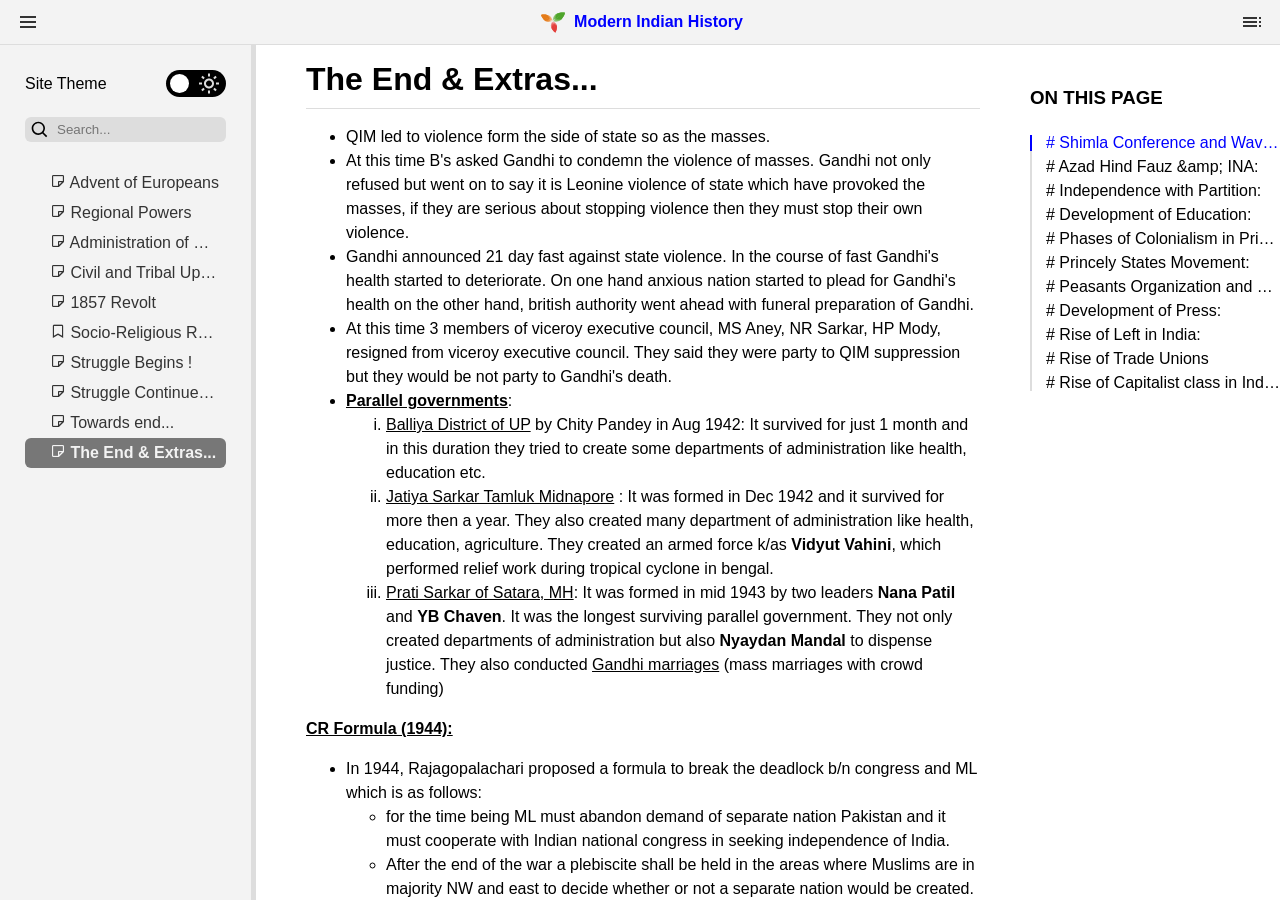
<file: The End & Extras.html>
<!DOCTYPE html>
<html lang="en">
<head>
    
    
    <meta charset="utf-8">
    <meta name="viewport" content="width=device-width, initial-scale=1">

    <link rel="shortcut icon" href="favicon.ico">
    
        <link href="assets/styles.css" rel="stylesheet">
    
        <link href="assets/scripts.css" rel="stylesheet">
    
    
        <script type="module" src="assets/scripts.js"></script>
    
    
    
    
    <title>The End &amp; Extras... - Modern Indian History</title>
    <script>
        // Load dark/light theme as soon as possible to avoid color flashes.
        let theme = localStorage.getItem("theme");
        if (!theme) {
            theme = window.matchMedia && window.matchMedia('(prefers-color-scheme: dark)').matches ? "dark" : "light";
        }
        document.documentElement.classList.add(`theme-${theme}`);

        window.glob = {
            isStatic: true,
            theme
        };

        (function() {
            const leftCollapsed = localStorage.getItem("left-pane-collapsed") === "true";
            const tocCollapsed = localStorage.getItem("toc-pane-collapsed") === "true";
            if (leftCollapsed) document.documentElement.classList.add("left-pane-collapsed");
            if (tocCollapsed) document.documentElement.classList.add("toc-pane-collapsed");
        })();
    </script>
    <!-- HTML Meta Tags -->
    <meta name="description" content="">
    <!-- Facebook Meta Tags -->
    <meta property="og:url" content="">
    <meta property="og:type" content="website">
    <meta property="og:title" content="The End &amp; Extras... - Modern Indian History">
    <meta property="og:description" content="">
    <meta property="og:image" content="">
    <!-- Twitter Meta Tags -->
    <meta name="twitter:card" content="summary_large_image">
    <meta property="twitter:domain" content="">
    <meta property="twitter:url" content="">
    <meta name="twitter:title" content="The End &amp; Extras... - Modern Indian History">
    <meta name="twitter:description" content="">
    <meta name="twitter:image" content="">
    <!-- Meta Tags Generated via https://opengraph.dev -->
    <meta name="theme-color" content="">
    <style id="trilium-icon-packs">
                  @font-face {
                font-family: 'boxicons';
                font-weight: normal;
                font-style: normal;
                src: url('assets/icon-pack-bx.woff2') format('woff2');
            }

            .bx {
                font-family: 'boxicons' !important;
                font-weight: normal;
                font-style: normal;
                font-variant: normal;
                line-height: 1;
                text-rendering: auto;
                display: inline-block;
                text-transform: none;
                -webkit-font-smoothing: antialiased;
                -moz-osx-font-smoothing: grayscale;
            }

            .bx.bx-child::before { content: ""; }
.bx.bxs-balloon::before { content: ""; }
.bx.bxs-coffee-bean::before { content: ""; }
.bx.bxs-pear::before { content: ""; }
.bx.bxs-sushi::before { content: ""; }
.bx.bx-sushi::before { content: ""; }
.bx.bxs-shower::before { content: ""; }
.bx.bx-shower::before { content: ""; }
.bx.bxl-typescript::before { content: ""; }
.bx.bxl-graphql::before { content: ""; }
.bx.bx-rfid::before { content: ""; }
.bx.bxs-universal-access::before { content: ""; }
.bx.bx-universal-access::before { content: ""; }
.bx.bxs-castle::before { content: ""; }
.bx.bxs-shield-minus::before { content: ""; }
.bx.bx-shield-minus::before { content: ""; }
.bx.bxs-shield-plus::before { content: ""; }
.bx.bx-shield-plus::before { content: ""; }
.bx.bx-vertical-bottom::before { content: ""; }
.bx.bx-vertical-top::before { content: ""; }
.bx.bx-horizontal-right::before { content: ""; }
.bx.bx-horizontal-left::before { content: ""; }
.bx.bxs-objects-vertical-bottom::before { content: ""; }
.bx.bx-objects-vertical-bottom::before { content: ""; }
.bx.bxs-objects-vertical-center::before { content: ""; }
.bx.bx-objects-vertical-center::before { content: ""; }
.bx.bxs-objects-vertical-top::before { content: ""; }
.bx.bx-objects-vertical-top::before { content: ""; }
.bx.bxs-objects-horizontal-right::before { content: ""; }
.bx.bx-objects-horizontal-right::before { content: ""; }
.bx.bxs-objects-horizontal-center::before { content: ""; }
.bx.bx-objects-horizontal-center::before { content: ""; }
.bx.bxs-objects-horizontal-left::before { content: ""; }
.bx.bx-objects-horizontal-left::before { content: ""; }
.bx.bxs-color::before { content: ""; }
.bx.bx-color::before { content: ""; }
.bx.bx-reflect-horizontal::before { content: ""; }
.bx.bx-reflect-vertical::before { content: ""; }
.bx.bxl-postgresql::before { content: ""; }
.bx.bxl-mongodb::before { content: ""; }
.bx.bxl-deezer::before { content: ""; }
.bx.bxl-xing::before { content: ""; }
.bx.bx-cart-add::before { content: ""; }
.bx.bx-cart-download::before { content: ""; }
.bx.bx-no-signal::before { content: ""; }
.bx.bx-signal-5::before { content: ""; }
.bx.bx-signal-4::before { content: ""; }
.bx.bx-signal-3::before { content: ""; }
.bx.bx-signal-2::before { content: ""; }
.bx.bx-signal-1::before { content: ""; }
.bx.bxs-cheese::before { content: ""; }
.bx.bx-cheese::before { content: ""; }
.bx.bxs-hard-hat::before { content: ""; }
.bx.bx-hard-hat::before { content: ""; }
.bx.bxs-home-alt-2::before { content: ""; }
.bx.bx-home-alt-2::before { content: ""; }
.bx.bxl-meta::before { content: ""; }
.bx.bxs-lemon::before { content: ""; }
.bx.bx-lemon::before { content: ""; }
.bx.bxs-cable-car::before { content: ""; }
.bx.bx-cable-car::before { content: ""; }
.bx.bxs-cricket-ball::before { content: ""; }
.bx.bx-cricket-ball::before { content: ""; }
.bx.bxs-tree-alt::before { content: ""; }
.bx.bx-male-female::before { content: ""; }
.bx.bxs-invader::before { content: ""; }
.bx.bxs-baguette::before { content: ""; }
.bx.bx-baguette::before { content: ""; }
.bx.bx-fork::before { content: ""; }
.bx.bx-knife::before { content: ""; }
.bx.bxs-circle-half::before { content: ""; }
.bx.bx-circle-half::before { content: ""; }
.bx.bxs-circle-three-quarter::before { content: ""; }
.bx.bx-circle-three-quarter::before { content: ""; }
.bx.bxs-circle-quarter::before { content: ""; }
.bx.bx-circle-quarter::before { content: ""; }
.bx.bxs-bowl-rice::before { content: ""; }
.bx.bx-bowl-rice::before { content: ""; }
.bx.bxs-bowl-hot::before { content: ""; }
.bx.bx-bowl-hot::before { content: ""; }
.bx.bxs-popsicle::before { content: ""; }
.bx.bx-popsicle::before { content: ""; }
.bx.bx-cross::before { content: ""; }
.bx.bx-scatter-chart::before { content: ""; }
.bx.bx-money-withdraw::before { content: ""; }
.bx.bx-candles::before { content: ""; }
.bx.bx-math::before { content: ""; }
.bx.bx-party::before { content: ""; }
.bx.bx-leaf::before { content: ""; }
.bx.bx-injection::before { content: ""; }
.bx.bx-expand-vertical::before { content: ""; }
.bx.bx-expand-horizontal::before { content: ""; }
.bx.bx-collapse-vertical::before { content: ""; }
.bx.bx-collapse-horizontal::before { content: ""; }
.bx.bx-collapse-alt::before { content: ""; }
.bx.bxs-party::before { content: ""; }
.bx.bxs-leaf::before { content: ""; }
.bx.bxs-injection::before { content: ""; }
.bx.bxs-dog::before { content: ""; }
.bx.bxs-cat::before { content: ""; }
.bx.bxl-upwork::before { content: ""; }
.bx.bxl-netlify::before { content: ""; }
.bx.bxl-java::before { content: ""; }
.bx.bxl-heroku::before { content: ""; }
.bx.bxl-go-lang::before { content: ""; }
.bx.bxl-gmail::before { content: ""; }
.bx.bxl-flask::before { content: ""; }
.bx.bxl-99designs::before { content: ""; }
.bx.bxl-venmo::before { content: ""; }
.bx.bx-qr::before { content: ""; }
.bx.bx-qr-scan::before { content: ""; }
.bx.bxl-docker::before { content: ""; }
.bx.bxl-aws::before { content: ""; }
.bx.bxs-hand::before { content: ""; }
.bx.bx-podcast::before { content: ""; }
.bx.bxs-checkbox-minus::before { content: ""; }
.bx.bx-checkbox-minus::before { content: ""; }
.bx.bxs-speaker::before { content: ""; }
.bx.bx-speaker::before { content: ""; }
.bx.bxs-registered::before { content: ""; }
.bx.bx-registered::before { content: ""; }
.bx.bxs-phone-off::before { content: ""; }
.bx.bx-phone-off::before { content: ""; }
.bx.bxl-tiktok::before { content: ""; }
.bx.bxl-sketch::before { content: ""; }
.bx.bxl-steam::before { content: ""; }
.bx.bxl-trip-advisor::before { content: ""; }
.bx.bxl-visual-studio::before { content: ""; }
.bx.bxl-unity::before { content: ""; }
.bx.bxl-php::before { content: ""; }
.bx.bxl-discord-alt::before { content: ""; }
.bx.bxl-flutter::before { content: ""; }
.bx.bxl-mastodon::before { content: ""; }
.bx.bxl-tailwind-css::before { content: ""; }
.bx.bx-buildings::before { content: ""; }
.bx.bxs-buildings::before { content: ""; }
.bx.bx-store-alt::before { content: ""; }
.bx.bxs-store-alt::before { content: ""; }
.bx.bx-bar-chart-alt-2::before { content: ""; }
.bx.bxs-bar-chart-alt-2::before { content: ""; }
.bx.bx-message-dots::before { content: ""; }
.bx.bxs-message-dots::before { content: ""; }
.bx.bx-message-rounded-dots::before { content: ""; }
.bx.bxs-message-rounded-dots::before { content: ""; }
.bx.bxs-devices::before { content: ""; }
.bx.bx-memory-card::before { content: ""; }
.bx.bxs-memory-card::before { content: ""; }
.bx.bx-wallet-alt::before { content: ""; }
.bx.bxs-wallet-alt::before { content: ""; }
.bx.bxs-bank::before { content: ""; }
.bx.bx-slideshow::before { content: ""; }
.bx.bxs-slideshow::before { content: ""; }
.bx.bx-message-square::before { content: ""; }
.bx.bx-message-square-dots::before { content: ""; }
.bx.bxs-message-square::before { content: ""; }
.bx.bxs-message-square-dots::before { content: ""; }
.bx.bx-book-content::before { content: ""; }
.bx.bxs-book-content::before { content: ""; }
.bx.bx-chat::before { content: ""; }
.bx.bxs-chat::before { content: ""; }
.bx.bx-edit-alt::before { content: ""; }
.bx.bxs-edit-alt::before { content: ""; }
.bx.bx-mouse-alt::before { content: ""; }
.bx.bxs-mouse-alt::before { content: ""; }
.bx.bx-bug-alt::before { content: ""; }
.bx.bxs-bug-alt::before { content: ""; }
.bx.bx-notepad::before { content: ""; }
.bx.bxs-notepad::before { content: ""; }
.bx.bx-video-recording::before { content: ""; }
.bx.bxs-video-recording::before { content: ""; }
.bx.bx-shape-square::before { content: ""; }
.bx.bx-shape-triangle::before { content: ""; }
.bx.bxs-direction-left::before { content: ""; }
.bx.bx-ghost::before { content: ""; }
.bx.bxs-ghost::before { content: ""; }
.bx.bx-mail-send::before { content: ""; }
.bx.bx-code-alt::before { content: ""; }
.bx.bx-grid::before { content: ""; }
.bx.bxs-quote-single-left::before { content: ""; }
.bx.bxs-quote-single-right::before { content: ""; }
.bx.bx-user-pin::before { content: ""; }
.bx.bxs-user-pin::before { content: ""; }
.bx.bx-run::before { content: ""; }
.bx.bx-copy-alt::before { content: ""; }
.bx.bxs-copy-alt::before { content: ""; }
.bx.bx-transfer-alt::before { content: ""; }
.bx.bxs-file-doc::before { content: ""; }
.bx.bxs-file-html::before { content: ""; }
.bx.bxs-comment-detail::before { content: ""; }
.bx.bxs-comment-add::before { content: ""; }
.bx.bxs-file-css::before { content: ""; }
.bx.bxs-file-js::before { content: ""; }
.bx.bxs-file-json::before { content: ""; }
.bx.bxs-file-md::before { content: ""; }
.bx.bxs-file-txt::before { content: ""; }
.bx.bxs-file-png::before { content: ""; }
.bx.bxs-file-jpg::before { content: ""; }
.bx.bxs-file-gif::before { content: ""; }
.bx.bxs-analyse::before { content: ""; }
.bx.bx-book-open::before { content: ""; }
.bx.bxs-plane-take-off::before { content: ""; }
.bx.bxs-plane-land::before { content: ""; }
.bx.bxs-parking::before { content: ""; }
.bx.bxs-id-card::before { content: ""; }
.bx.bxs-adjust-alt::before { content: ""; }
.bx.bx-landscape::before { content: ""; }
.bx.bxs-landscape::before { content: ""; }
.bx.bxs-traffic::before { content: ""; }
.bx.bx-comment::before { content: ""; }
.bx.bxs-comment::before { content: ""; }
.bx.bx-comment-dots::before { content: ""; }
.bx.bxs-comment-dots::before { content: ""; }
.bx.bxs-wine::before { content: ""; }
.bx.bx-pyramid::before { content: ""; }
.bx.bxs-pyramid::before { content: ""; }
.bx.bx-cylinder::before { content: ""; }
.bx.bxs-cylinder::before { content: ""; }
.bx.bxs-graduation::before { content: ""; }
.bx.bx-lock-alt::before { content: ""; }
.bx.bxs-lock-alt::before { content: ""; }
.bx.bx-lock-open-alt::before { content: ""; }
.bx.bxs-lock-open-alt::before { content: ""; }
.bx.bxs-hourglass-top::before { content: ""; }
.bx.bxs-hourglass-bottom::before { content: ""; }
.bx.bx-left-arrow-alt::before { content: ""; }
.bx.bx-right-arrow-alt::before { content: ""; }
.bx.bx-up-arrow-alt::before { content: ""; }
.bx.bx-down-arrow-alt::before { content: ""; }
.bx.bx-shape-circle::before { content: ""; }
.bx.bx-cycling::before { content: ""; }
.bx.bx-dna::before { content: ""; }
.bx.bx-bowling-ball::before { content: ""; }
.bx.bxs-bowling-ball::before { content: ""; }
.bx.bx-search-alt-2::before { content: ""; }
.bx.bxs-search-alt-2::before { content: ""; }
.bx.bx-plus-medical::before { content: ""; }
.bx.bx-street-view::before { content: ""; }
.bx.bx-droplet::before { content: ""; }
.bx.bxs-droplet-half::before { content: ""; }
.bx.bx-paint-roll::before { content: ""; }
.bx.bxs-paint-roll::before { content: ""; }
.bx.bx-shield-alt-2::before { content: ""; }
.bx.bxs-shield-alt-2::before { content: ""; }
.bx.bx-error-alt::before { content: ""; }
.bx.bxs-error-alt::before { content: ""; }
.bx.bx-square::before { content: ""; }
.bx.bxs-square::before { content: ""; }
.bx.bx-square-rounded::before { content: ""; }
.bx.bxs-square-rounded::before { content: ""; }
.bx.bx-polygon::before { content: ""; }
.bx.bxs-polygon::before { content: ""; }
.bx.bx-cube-alt::before { content: ""; }
.bx.bxs-cube-alt::before { content: ""; }
.bx.bx-cuboid::before { content: ""; }
.bx.bxs-cuboid::before { content: ""; }
.bx.bx-user-voice::before { content: ""; }
.bx.bxs-user-voice::before { content: ""; }
.bx.bx-accessibility::before { content: ""; }
.bx.bx-building-house::before { content: ""; }
.bx.bxs-building-house::before { content: ""; }
.bx.bx-doughnut-chart::before { content: ""; }
.bx.bxs-doughnut-chart::before { content: ""; }
.bx.bxs-circle::before { content: ""; }
.bx.bx-log-in-circle::before { content: ""; }
.bx.bxs-log-in-circle::before { content: ""; }
.bx.bx-log-out-circle::before { content: ""; }
.bx.bxs-log-out-circle::before { content: ""; }
.bx.bxs-log-in::before { content: ""; }
.bx.bxs-log-out::before { content: ""; }
.bx.bxs-notification::before { content: ""; }
.bx.bxs-notification-off::before { content: ""; }
.bx.bx-check-square::before { content: ""; }
.bx.bxs-check-square::before { content: ""; }
.bx.bx-message-alt::before { content: ""; }
.bx.bxs-message-alt::before { content: ""; }
.bx.bx-message-alt-dots::before { content: ""; }
.bx.bxs-message-alt-dots::before { content: ""; }
.bx.bx-no-entry::before { content: ""; }
.bx.bxs-no-entry::before { content: ""; }
.bx.bxs-traffic-barrier::before { content: ""; }
.bx.bxs-component::before { content: ""; }
.bx.bxs-plane-alt::before { content: ""; }
.bx.bx-palette::before { content: ""; }
.bx.bxs-palette::before { content: ""; }
.bx.bx-basket::before { content: ""; }
.bx.bxs-basket::before { content: ""; }
.bx.bx-purchase-tag-alt::before { content: ""; }
.bx.bxs-purchase-tag-alt::before { content: ""; }
.bx.bx-receipt::before { content: ""; }
.bx.bxs-receipt::before { content: ""; }
.bx.bx-line-chart::before { content: ""; }
.bx.bx-map-pin::before { content: ""; }
.bx.bxs-map-pin::before { content: ""; }
.bx.bx-hive::before { content: ""; }
.bx.bx-band-aid::before { content: ""; }
.bx.bxs-band-aid::before { content: ""; }
.bx.bx-credit-card-alt::before { content: ""; }
.bx.bxs-credit-card-alt::before { content: ""; }
.bx.bxs-credit-card::before { content: ""; }
.bx.bx-wifi-off::before { content: ""; }
.bx.bxs-paint::before { content: ""; }
.bx.bx-brightness-half::before { content: ""; }
.bx.bxs-brightness-half::before { content: ""; }
.bx.bx-brightness::before { content: ""; }
.bx.bxs-brightness::before { content: ""; }
.bx.bx-filter-alt::before { content: ""; }
.bx.bx-dialpad-alt::before { content: ""; }
.bx.bx-border-right::before { content: ""; }
.bx.bx-border-left::before { content: ""; }
.bx.bx-border-top::before { content: ""; }
.bx.bx-border-bottom::before { content: ""; }
.bx.bx-border-all::before { content: ""; }
.bx.bx-mobile-landscape::before { content: ""; }
.bx.bx-mobile-vibration::before { content: ""; }
.bx.bxs-rectangle::before { content: ""; }
.bx.bxs-right-arrow::before { content: ""; }
.bx.bxs-left-arrow::before { content: ""; }
.bx.bxs-up-arrow::before { content: ""; }
.bx.bxs-down-arrow::before { content: ""; }
.bx.bxs-right-top-arrow-circle::before { content: ""; }
.bx.bxs-right-down-arrow-circle::before { content: ""; }
.bx.bxs-left-top-arrow-circle::before { content: ""; }
.bx.bxs-left-down-arrow-circle::before { content: ""; }
.bx.bxs-institution::before { content: ""; }
.bx.bxs-school::before { content: ""; }
.bx.bxs-chalkboard::before { content: ""; }
.bx.bxs-skip-previous-circle::before { content: ""; }
.bx.bxs-skip-next-circle::before { content: ""; }
.bx.bxs-data::before { content: ""; }
.bx.bxs-mobile::before { content: ""; }
.bx.bxs-folder-minus::before { content: ""; }
.bx.bxs-bell-plus::before { content: ""; }
.bx.bxs-bell-minus::before { content: ""; }
.bx.bxs-search::before { content: ""; }
.bx.bxs-zoom-in::before { content: ""; }
.bx.bxs-zoom-out::before { content: ""; }
.bx.bxs-grid::before { content: ""; }
.bx.bxs-user-x::before { content: ""; }
.bx.bxs-user-check::before { content: ""; }
.bx.bxs-compass::before { content: ""; }
.bx.bx-gas-pump::before { content: ""; }
.bx.bxs-stopwatch::before { content: ""; }
.bx.bxs-timer::before { content: ""; }
.bx.bxs-time::before { content: ""; }
.bx.bx-pie-chart-alt-2::before { content: ""; }
.bx.bxs-pie-chart-alt-2::before { content: ""; }
.bx.bx-time-five::before { content: ""; }
.bx.bxs-time-five::before { content: ""; }
.bx.bxl-instagram-alt::before { content: ""; }
.bx.bxs-bookmarks::before { content: ""; }
.bx.bxs-bookmark-minus::before { content: ""; }
.bx.bx-briefcase-alt-2::before { content: ""; }
.bx.bxs-briefcase-alt-2::before { content: ""; }
.bx.bx-brush-alt::before { content: ""; }
.bx.bxs-calendar::before { content: ""; }
.bx.bxs-calendar-alt::before { content: ""; }
.bx.bxs-calendar-plus::before { content: ""; }
.bx.bxs-calendar-minus::before { content: ""; }
.bx.bxs-calendar-x::before { content: ""; }
.bx.bxs-calendar-check::before { content: ""; }
.bx.bxs-calendar-event::before { content: ""; }
.bx.bx-customize::before { content: ""; }
.bx.bxs-customize::before { content: ""; }
.bx.bxs-carousel::before { content: ""; }
.bx.bxs-rewind-circle::before { content: ""; }
.bx.bxs-fast-forward-circle::before { content: ""; }
.bx.bxs-mobile-vibration::before { content: ""; }
.bx.bxs-quote-alt-left::before { content: ""; }
.bx.bxs-quote-alt-right::before { content: ""; }
.bx.bxs-layout::before { content: ""; }
.bx.bx-radio::before { content: ""; }
.bx.bx-printer::before { content: ""; }
.bx.bx-sort-a-z::before { content: ""; }
.bx.bx-sort-z-a::before { content: ""; }
.bx.bx-conversation::before { content: ""; }
.bx.bxs-brush-alt::before { content: ""; }
.bx.bx-exit::before { content: ""; }
.bx.bxs-exit::before { content: ""; }
.bx.bx-extension::before { content: ""; }
.bx.bxs-extension::before { content: ""; }
.bx.bxs-file-find::before { content: ""; }
.bx.bx-face::before { content: ""; }
.bx.bxs-face::before { content: ""; }
.bx.bx-file-find::before { content: ""; }
.bx.bx-label::before { content: ""; }
.bx.bxs-label::before { content: ""; }
.bx.bx-check-shield::before { content: ""; }
.bx.bxs-check-shield::before { content: ""; }
.bx.bx-border-radius::before { content: ""; }
.bx.bx-add-to-queue::before { content: ""; }
.bx.bxs-add-to-queue::before { content: ""; }
.bx.bx-archive-in::before { content: ""; }
.bx.bxs-archive-in::before { content: ""; }
.bx.bx-archive-out::before { content: ""; }
.bx.bxs-archive-out::before { content: ""; }
.bx.bx-alarm-add::before { content: ""; }
.bx.bxs-alarm-add::before { content: ""; }
.bx.bx-space-bar::before { content: ""; }
.bx.bx-image-alt::before { content: ""; }
.bx.bx-image-add::before { content: ""; }
.bx.bxs-image-add::before { content: ""; }
.bx.bx-fridge::before { content: ""; }
.bx.bxs-fridge::before { content: ""; }
.bx.bx-dish::before { content: ""; }
.bx.bxs-dish::before { content: ""; }
.bx.bx-spa::before { content: ""; }
.bx.bxs-spa::before { content: ""; }
.bx.bx-cake::before { content: ""; }
.bx.bxs-cake::before { content: ""; }
.bx.bxs-city::before { content: ""; }
.bx.bx-bolt-circle::before { content: ""; }
.bx.bxs-bolt-circle::before { content: ""; }
.bx.bx-tone::before { content: ""; }
.bx.bx-bitcoin::before { content: ""; }
.bx.bx-lira::before { content: ""; }
.bx.bx-ruble::before { content: ""; }
.bx.bxs-caret-up-circle::before { content: ""; }
.bx.bxs-caret-down-circle::before { content: ""; }
.bx.bxs-caret-left-circle::before { content: ""; }
.bx.bxs-caret-right-circle::before { content: ""; }
.bx.bx-rupee::before { content: ""; }
.bx.bx-euro::before { content: ""; }
.bx.bx-pound::before { content: ""; }
.bx.bx-won::before { content: ""; }
.bx.bx-yen::before { content: ""; }
.bx.bx-shekel::before { content: ""; }
.bx.bxl-facebook-circle::before { content: ""; }
.bx.bxl-jquery::before { content: ""; }
.bx.bxl-imdb::before { content: ""; }
.bx.bxl-pinterest-alt::before { content: ""; }
.bx.bxs-tone::before { content: ""; }
.bx.bx-health::before { content: ""; }
.bx.bxs-baby-carriage::before { content: ""; }
.bx.bx-clinic::before { content: ""; }
.bx.bxs-hand-up::before { content: ""; }
.bx.bxs-hand-right::before { content: ""; }
.bx.bxs-hand-down::before { content: ""; }
.bx.bxs-hand-left::before { content: ""; }
.bx.bx-male::before { content: ""; }
.bx.bx-female::before { content: ""; }
.bx.bx-male-sign::before { content: ""; }
.bx.bx-female-sign::before { content: ""; }
.bx.bxs-clinic::before { content: ""; }
.bx.bxs-offer::before { content: ""; }
.bx.bx-food-tag::before { content: ""; }
.bx.bx-food-menu::before { content: ""; }
.bx.bxs-food-menu::before { content: ""; }
.bx.bxs-camera-plus::before { content: ""; }
.bx.bxs-business::before { content: ""; }
.bx.bx-meh-alt::before { content: ""; }
.bx.bx-wink-tongue::before { content: ""; }
.bx.bx-happy-alt::before { content: ""; }
.bx.bx-cool::before { content: ""; }
.bx.bx-tired::before { content: ""; }
.bx.bx-smile::before { content: ""; }
.bx.bx-angry::before { content: ""; }
.bx.bx-happy-heart-eyes::before { content: ""; }
.bx.bx-dizzy::before { content: ""; }
.bx.bx-wink-smile::before { content: ""; }
.bx.bx-confused::before { content: ""; }
.bx.bx-sleepy::before { content: ""; }
.bx.bx-shocked::before { content: ""; }
.bx.bx-happy-beaming::before { content: ""; }
.bx.bx-meh-blank::before { content: ""; }
.bx.bx-laugh::before { content: ""; }
.bx.bx-upside-down::before { content: ""; }
.bx.bxs-angry::before { content: ""; }
.bx.bxs-happy-heart-eyes::before { content: ""; }
.bx.bxs-dizzy::before { content: ""; }
.bx.bxs-wink-smile::before { content: ""; }
.bx.bxs-smile::before { content: ""; }
.bx.bxs-meh::before { content: ""; }
.bx.bxs-meh-alt::before { content: ""; }
.bx.bxs-confused::before { content: ""; }
.bx.bxs-sleepy::before { content: ""; }
.bx.bxs-sad::before { content: ""; }
.bx.bxs-happy::before { content: ""; }
.bx.bxs-shocked::before { content: ""; }
.bx.bxs-happy-beaming::before { content: ""; }
.bx.bxs-tired::before { content: ""; }
.bx.bxs-cool::before { content: ""; }
.bx.bxs-meh-blank::before { content: ""; }
.bx.bxs-laugh::before { content: ""; }
.bx.bxs-happy-alt::before { content: ""; }
.bx.bxs-upside-down::before { content: ""; }
.bx.bxs-wink-tongue::before { content: ""; }
.bx.bxl-adobe::before { content: ""; }
.bx.bxl-algolia::before { content: ""; }
.bx.bxl-audible::before { content: ""; }
.bx.bxl-figma::before { content: ""; }
.bx.bxl-etsy::before { content: ""; }
.bx.bxl-gitlab::before { content: ""; }
.bx.bxl-patreon::before { content: ""; }
.bx.bxl-redbubble::before { content: ""; }
.bx.bx-diamond::before { content: ""; }
.bx.bxs-comment-error::before { content: ""; }
.bx.bxs-vial::before { content: ""; }
.bx.bx-align-left::before { content: ""; }
.bx.bx-align-middle::before { content: ""; }
.bx.bx-align-right::before { content: ""; }
.bx.bx-arrow-back::before { content: ""; }
.bx.bx-bell-minus::before { content: ""; }
.bx.bx-bell-off::before { content: ""; }
.bx.bx-bell-plus::before { content: ""; }
.bx.bx-bell::before { content: ""; }
.bx.bx-bookmark::before { content: ""; }
.bx.bx-bookmarks::before { content: ""; }
.bx.bx-bullseye::before { content: ""; }
.bx.bx-camera-off::before { content: ""; }
.bx.bx-camera::before { content: ""; }
.bx.bx-captions::before { content: ""; }
.bx.bx-checkbox-checked::before { content: ""; }
.bx.bx-checkbox::before { content: ""; }
.bx.bx-checkbox-square::before { content: ""; }
.bx.bx-chevron-down::before { content: ""; }
.bx.bx-chevron-up::before { content: ""; }
.bx.bx-chevron-left::before { content: ""; }
.bx.bx-chevron-right::before { content: ""; }
.bx.bx-chevrons-down::before { content: ""; }
.bx.bx-chevrons-up::before { content: ""; }
.bx.bx-chevrons-right::before { content: ""; }
.bx.bx-chevrons-left::before { content: ""; }
.bx.bx-clipboard::before { content: ""; }
.bx.bx-code-curly::before { content: ""; }
.bx.bx-code::before { content: ""; }
.bx.bx-coffee::before { content: ""; }
.bx.bx-copy::before { content: ""; }
.bx.bx-copyright::before { content: ""; }
.bx.bx-down-arrow-circle::before { content: ""; }
.bx.bx-error-circle::before { content: ""; }
.bx.bx-error::before { content: ""; }
.bx.bx-exit-fullscreen::before { content: ""; }
.bx.bx-fast-forward-circle::before { content: ""; }
.bx.bx-fast-forward::before { content: ""; }
.bx.bx-first-page::before { content: ""; }
.bx.bx-folder-minus::before { content: ""; }
.bx.bx-folder-plus::before { content: ""; }
.bx.bx-folder::before { content: ""; }
.bx.bx-fullscreen::before { content: ""; }
.bx.bx-hide::before { content: ""; }
.bx.bx-image::before { content: ""; }
.bx.bx-info-circle::before { content: ""; }
.bx.bx-align-justify::before { content: ""; }
.bx.bx-key::before { content: ""; }
.bx.bx-last-page::before { content: ""; }
.bx.bx-left-arrow-circle::before { content: ""; }
.bx.bx-left-down-arrow-circle::before { content: ""; }
.bx.bx-left-indent::before { content: ""; }
.bx.bx-left-top-arrow-circle::before { content: ""; }
.bx.bx-menu::before { content: ""; }
.bx.bx-microphone::before { content: ""; }
.bx.bx-minus-circle::before { content: ""; }
.bx.bx-moon::before { content: ""; }
.bx.bx-pause-circle::before { content: ""; }
.bx.bx-pause::before { content: ""; }
.bx.bx-play-circle::before { content: ""; }
.bx.bx-play::before { content: ""; }
.bx.bx-plus-circle::before { content: ""; }
.bx.bx-question-mark::before { content: ""; }
.bx.bx-radio-circle-marked::before { content: ""; }
.bx.bx-radio-circle::before { content: ""; }
.bx.bx-rectangle::before { content: ""; }
.bx.bx-rewind::before { content: ""; }
.bx.bx-reset::before { content: ""; }
.bx.bx-right-arrow-circle::before { content: ""; }
.bx.bx-right-down-arrow-circle::before { content: ""; }
.bx.bx-right-indent::before { content: ""; }
.bx.bx-right-top-arrow-circle::before { content: ""; }
.bx.bx-rss::before { content: ""; }
.bx.bx-search::before { content: ""; }
.bx.bx-show::before { content: ""; }
.bx.bx-skip-next::before { content: ""; }
.bx.bx-skip-previous::before { content: ""; }
.bx.bx-stop-circle::before { content: ""; }
.bx.bx-stop::before { content: ""; }
.bx.bx-stopwatch::before { content: ""; }
.bx.bx-sync::before { content: ""; }
.bx.bx-time::before { content: ""; }
.bx.bx-toggle-left::before { content: ""; }
.bx.bx-toggle-right::before { content: ""; }
.bx.bx-trending-down::before { content: ""; }
.bx.bx-trending-up::before { content: ""; }
.bx.bx-up-arrow-circle::before { content: ""; }
.bx.bx-vertical-center::before { content: ""; }
.bx.bx-video::before { content: ""; }
.bx.bx-volume-full::before { content: ""; }
.bx.bx-volume-low::before { content: ""; }
.bx.bx-volume-mute::before { content: ""; }
.bx.bx-volume::before { content: ""; }
.bx.bx-x-circle::before { content: ""; }
.bx.bx-zoom-in::before { content: ""; }
.bx.bx-zoom-out::before { content: ""; }
.bx.bx-archive::before { content: ""; }
.bx.bx-at::before { content: ""; }
.bx.bx-bar-chart-alt::before { content: ""; }
.bx.bx-bar-chart-square::before { content: ""; }
.bx.bx-bar-chart::before { content: ""; }
.bx.bx-basketball::before { content: ""; }
.bx.bx-block::before { content: ""; }
.bx.bx-book-bookmark::before { content: ""; }
.bx.bx-book::before { content: ""; }
.bx.bx-bookmark-minus::before { content: ""; }
.bx.bx-bookmark-plus::before { content: ""; }
.bx.bx-briefcase::before { content: ""; }
.bx.bx-broadcast::before { content: ""; }
.bx.bx-building::before { content: ""; }
.bx.bx-bug::before { content: ""; }
.bx.bx-bluetooth::before { content: ""; }
.bx.bx-bulb::before { content: ""; }
.bx.bx-buoy::before { content: ""; }
.bx.bx-calendar-plus::before { content: ""; }
.bx.bx-calendar-check::before { content: ""; }
.bx.bx-calendar-minus::before { content: ""; }
.bx.bx-calendar-x::before { content: ""; }
.bx.bx-calendar::before { content: ""; }
.bx.bx-chart::before { content: ""; }
.bx.bx-cloud-download::before { content: ""; }
.bx.bx-cloud-upload::before { content: ""; }
.bx.bx-cloud::before { content: ""; }
.bx.bx-terminal::before { content: ""; }
.bx.bx-crosshair::before { content: ""; }
.bx.bx-compass::before { content: ""; }
.bx.bx-data::before { content: ""; }
.bx.bx-desktop::before { content: ""; }
.bx.bx-directions::before { content: ""; }
.bx.bx-dollar::before { content: ""; }
.bx.bx-dots-horizontal-rounded::before { content: ""; }
.bx.bx-dots-horizontal::before { content: ""; }
.bx.bx-dots-vertical-rounded::before { content: ""; }
.bx.bx-dots-vertical::before { content: ""; }
.bx.bx-download::before { content: ""; }
.bx.bx-envelope::before { content: ""; }
.bx.bx-gift::before { content: ""; }
.bx.bx-globe::before { content: ""; }
.bx.bx-devices::before { content: ""; }
.bx.bx-headphone::before { content: ""; }
.bx.bx-heart::before { content: ""; }
.bx.bx-home::before { content: ""; }
.bx.bx-laptop::before { content: ""; }
.bx.bx-layer::before { content: ""; }
.bx.bx-link-alt::before { content: ""; }
.bx.bx-link::before { content: ""; }
.bx.bx-list-plus::before { content: ""; }
.bx.bx-list-ul::before { content: ""; }
.bx.bx-list-minus::before { content: ""; }
.bx.bx-lock-open::before { content: ""; }
.bx.bx-lock::before { content: ""; }
.bx.bx-map-alt::before { content: ""; }
.bx.bx-map::before { content: ""; }
.bx.bx-message-rounded::before { content: ""; }
.bx.bx-message::before { content: ""; }
.bx.bx-mobile-alt::before { content: ""; }
.bx.bx-mobile::before { content: ""; }
.bx.bx-navigation::before { content: ""; }
.bx.bx-phone::before { content: ""; }
.bx.bx-pie-chart::before { content: ""; }
.bx.bx-send::before { content: ""; }
.bx.bx-sidebar::before { content: ""; }
.bx.bx-sitemap::before { content: ""; }
.bx.bx-spreadsheet::before { content: ""; }
.bx.bx-tab::before { content: ""; }
.bx.bx-tag::before { content: ""; }
.bx.bx-target-lock::before { content: ""; }
.bx.bx-tennis-ball::before { content: ""; }
.bx.bx-alarm::before { content: ""; }
.bx.bx-upload::before { content: ""; }
.bx.bx-usb::before { content: ""; }
.bx.bx-video-off::before { content: ""; }
.bx.bx-voicemail::before { content: ""; }
.bx.bx-wifi::before { content: ""; }
.bx.bx-window-open::before { content: ""; }
.bx.bx-window::before { content: ""; }
.bx.bx-windows::before { content: ""; }
.bx.bx-duplicate::before { content: ""; }
.bx.bx-table::before { content: ""; }
.bx.bx-x::before { content: ""; }
.bx.bx-adjust::before { content: ""; }
.bx.bx-album::before { content: ""; }
.bx.bx-anchor::before { content: ""; }
.bx.bx-award::before { content: ""; }
.bx.bx-bold::before { content: ""; }
.bx.bx-calculator::before { content: ""; }
.bx.bx-cart::before { content: ""; }
.bx.bx-check::before { content: ""; }
.bx.bx-cloud-drizzle::before { content: ""; }
.bx.bx-cloud-light-rain::before { content: ""; }
.bx.bx-cloud-lightning::before { content: ""; }
.bx.bx-cloud-rain::before { content: ""; }
.bx.bx-cloud-snow::before { content: ""; }
.bx.bx-cog::before { content: ""; }
.bx.bx-columns::before { content: ""; }
.bx.bx-credit-card::before { content: ""; }
.bx.bx-crop::before { content: ""; }
.bx.bx-cube::before { content: ""; }
.bx.bx-cut::before { content: ""; }
.bx.bx-detail::before { content: ""; }
.bx.bx-shield-quarter::before { content: ""; }
.bx.bx-edit::before { content: ""; }
.bx.bx-file::before { content: ""; }
.bx.bx-filter::before { content: ""; }
.bx.bx-font::before { content: ""; }
.bx.bx-git-branch::before { content: ""; }
.bx.bx-git-commit::before { content: ""; }
.bx.bx-git-compare::before { content: ""; }
.bx.bx-git-merge::before { content: ""; }
.bx.bx-git-pull-request::before { content: ""; }
.bx.bx-git-repo-forked::before { content: ""; }
.bx.bx-group::before { content: ""; }
.bx.bx-hash::before { content: ""; }
.bx.bx-heading::before { content: ""; }
.bx.bx-home-alt::before { content: ""; }
.bx.bx-italic::before { content: ""; }
.bx.bx-joystick::before { content: ""; }
.bx.bx-link-external::before { content: ""; }
.bx.bx-log-in::before { content: ""; }
.bx.bx-log-out::before { content: ""; }
.bx.bx-microphone-off::before { content: ""; }
.bx.bx-minus::before { content: ""; }
.bx.bx-mouse::before { content: ""; }
.bx.bx-move::before { content: ""; }
.bx.bx-music::before { content: ""; }
.bx.bx-notification::before { content: ""; }
.bx.bx-package::before { content: ""; }
.bx.bx-paragraph::before { content: ""; }
.bx.bx-paste::before { content: ""; }
.bx.bx-pencil::before { content: ""; }
.bx.bx-pin::before { content: ""; }
.bx.bx-plus::before { content: ""; }
.bx.bx-power-off::before { content: ""; }
.bx.bx-pulse::before { content: ""; }
.bx.bx-save::before { content: ""; }
.bx.bx-screenshot::before { content: ""; }
.bx.bx-select-multiple::before { content: ""; }
.bx.bx-share-alt::before { content: ""; }
.bx.bx-share::before { content: ""; }
.bx.bx-shield-alt::before { content: ""; }
.bx.bx-shield::before { content: ""; }
.bx.bx-shopping-bag::before { content: ""; }
.bx.bx-shuffle::before { content: ""; }
.bx.bx-sort::before { content: ""; }
.bx.bx-star::before { content: ""; }
.bx.bx-sun::before { content: ""; }
.bx.bx-text::before { content: ""; }
.bx.bx-trash::before { content: ""; }
.bx.bx-trophy::before { content: ""; }
.bx.bx-underline::before { content: ""; }
.bx.bx-user-check::before { content: ""; }
.bx.bx-user-circle::before { content: ""; }
.bx.bx-user-minus::before { content: ""; }
.bx.bx-user-plus::before { content: ""; }
.bx.bx-user-x::before { content: ""; }
.bx.bx-user::before { content: ""; }
.bx.bx-barcode::before { content: ""; }
.bx.bx-crown::before { content: ""; }
.bx.bx-dislike::before { content: ""; }
.bx.bx-down-arrow::before { content: ""; }
.bx.bx-export::before { content: ""; }
.bx.bxl-facebook::before { content: ""; }
.bx.bx-first-aid::before { content: ""; }
.bx.bx-flag::before { content: ""; }
.bx.bxl-github::before { content: ""; }
.bx.bxl-google::before { content: ""; }
.bx.bx-history::before { content: ""; }
.bx.bxl-instagram::before { content: ""; }
.bx.bx-joystick-alt::before { content: ""; }
.bx.bx-left-arrow::before { content: ""; }
.bx.bx-like::before { content: ""; }
.bx.bx-list-check::before { content: ""; }
.bx.bx-poll::before { content: ""; }
.bx.bx-radar::before { content: ""; }
.bx.bx-redo::before { content: ""; }
.bx.bx-reply-all::before { content: ""; }
.bx.bx-reply::before { content: ""; }
.bx.bx-repost::before { content: ""; }
.bx.bx-revision::before { content: ""; }
.bx.bx-right-arrow::before { content: ""; }
.bx.bx-subdirectory-left::before { content: ""; }
.bx.bx-subdirectory-right::before { content: ""; }
.bx.bx-support::before { content: ""; }
.bx.bx-timer::before { content: ""; }
.bx.bxl-twitter::before { content: ""; }
.bx.bx-undo::before { content: ""; }
.bx.bx-up-arrow::before { content: ""; }
.bx.bxl-youtube::before { content: ""; }
.bx.bxl-whatsapp::before { content: ""; }
.bx.bxl-tumblr::before { content: ""; }
.bx.bx-phone-call::before { content: ""; }
.bx.bxl-behance::before { content: ""; }
.bx.bxl-dribbble::before { content: ""; }
.bx.bx-aperture::before { content: ""; }
.bx.bx-film::before { content: ""; }
.bx.bx-folder-open::before { content: ""; }
.bx.bx-task::before { content: ""; }
.bx.bx-server::before { content: ""; }
.bx.bx-battery::before { content: ""; }
.bx.bx-calendar-alt::before { content: ""; }
.bx.bx-import::before { content: ""; }
.bx.bx-ruler::before { content: ""; }
.bx.bx-horizontal-center::before { content: ""; }
.bx.bx-rotate-right::before { content: ""; }
.bx.bx-rename::before { content: ""; }
.bx.bx-collapse::before { content: ""; }
.bx.bx-phone-incoming::before { content: ""; }
.bx.bx-phone-outgoing::before { content: ""; }
.bx.bx-body::before { content: ""; }
.bx.bx-cast::before { content: ""; }
.bx.bx-chip::before { content: ""; }
.bx.bx-skip-next-circle::before { content: ""; }
.bx.bx-skip-previous-circle::before { content: ""; }
.bx.bx-hdd::before { content: ""; }
.bx.bx-store::before { content: ""; }
.bx.bx-globe-alt::before { content: ""; }
.bx.bxl-vimeo::before { content: ""; }
.bx.bx-upvote::before { content: ""; }
.bx.bx-downvote::before { content: ""; }
.bx.bx-news::before { content: ""; }
.bx.bx-pie-chart-alt::before { content: ""; }
.bx.bx-images::before { content: ""; }
.bx.bx-purchase-tag::before { content: ""; }
.bx.bx-pen::before { content: ""; }
.bx.bx-expand::before { content: ""; }
.bx.bx-paperclip::before { content: ""; }
.bx.bx-closet::before { content: ""; }
.bx.bx-tv::before { content: ""; }
.bx.bx-collection::before { content: ""; }
.bx.bx-station::before { content: ""; }
.bx.bx-wallet::before { content: ""; }
.bx.bx-briefcase-alt::before { content: ""; }
.bx.bx-hourglass::before { content: ""; }
.bx.bx-carousel::before { content: ""; }
.bx.bx-infinite::before { content: ""; }
.bx.bx-plug::before { content: ""; }
.bx.bx-notification-off::before { content: ""; }
.bx.bx-window-close::before { content: ""; }
.bx.bx-command::before { content: ""; }
.bx.bx-grid-alt::before { content: ""; }
.bx.bx-trash-alt::before { content: ""; }
.bx.bx-chalkboard::before { content: ""; }
.bx.bx-loader::before { content: ""; }
.bx.bx-slider::before { content: ""; }
.bx.bx-paper-plane::before { content: ""; }
.bx.bx-selection::before { content: ""; }
.bx.bxl-linkedin::before { content: ""; }
.bx.bx-world::before { content: ""; }
.bx.bx-dock-bottom::before { content: ""; }
.bx.bx-dock-right::before { content: ""; }
.bx.bx-dock-top::before { content: ""; }
.bx.bx-dock-left::before { content: ""; }
.bx.bx-layout::before { content: ""; }
.bx.bxl-bitcoin::before { content: ""; }
.bx.bxl-facebook-square::before { content: ""; }
.bx.bx-alarm-off::before { content: ""; }
.bx.bx-wrench::before { content: ""; }
.bx.bx-loader-circle::before { content: ""; }
.bx.bx-loader-alt::before { content: ""; }
.bx.bx-car::before { content: ""; }
.bx.bx-cart-alt::before { content: ""; }
.bx.bxs-adjust::before { content: ""; }
.bx.bxs-alarm::before { content: ""; }
.bx.bxs-alarm-off::before { content: ""; }
.bx.bxs-album::before { content: ""; }
.bx.bxs-archive::before { content: ""; }
.bx.bxs-camera::before { content: ""; }
.bx.bxs-camera-off::before { content: ""; }
.bx.bxs-folder::before { content: ""; }
.bx.bxs-folder-plus::before { content: ""; }
.bx.bxs-award::before { content: ""; }
.bx.bxs-bar-chart-square::before { content: ""; }
.bx.bxs-barcode::before { content: ""; }
.bx.bxs-battery::before { content: ""; }
.bx.bxs-battery-charging::before { content: ""; }
.bx.bxs-battery-full::before { content: ""; }
.bx.bxs-bell::before { content: ""; }
.bx.bxs-bell-off::before { content: ""; }
.bx.bxs-bolt::before { content: ""; }
.bx.bxs-book::before { content: ""; }
.bx.bxs-book-bookmark::before { content: ""; }
.bx.bxs-bookmark::before { content: ""; }
.bx.bxs-bookmark-plus::before { content: ""; }
.bx.bxs-book-open::before { content: ""; }
.bx.bxs-bookmark-star::before { content: ""; }
.bx.bxs-briefcase::before { content: ""; }
.bx.bxs-briefcase-alt::before { content: ""; }
.bx.bxs-bug::before { content: ""; }
.bx.bxs-building::before { content: ""; }
.bx.bxs-bulb::before { content: ""; }
.bx.bxs-buoy::before { content: ""; }
.bx.bxs-calculator::before { content: ""; }
.bx.bxs-captions::before { content: ""; }
.bx.bxs-car::before { content: ""; }
.bx.bxs-cart-alt::before { content: ""; }
.bx.bxs-cart::before { content: ""; }
.bx.bxs-chart::before { content: ""; }
.bx.bxs-chip::before { content: ""; }
.bx.bxs-cloud-download::before { content: ""; }
.bx.bxs-cloud-upload::before { content: ""; }
.bx.bxs-cloud::before { content: ""; }
.bx.bxs-coffee::before { content: ""; }
.bx.bxs-cog::before { content: ""; }
.bx.bxs-collection::before { content: ""; }
.bx.bxs-contact::before { content: ""; }
.bx.bxs-copy::before { content: ""; }
.bx.bxs-coupon::before { content: ""; }
.bx.bxs-crown::before { content: ""; }
.bx.bxs-cube::before { content: ""; }
.bx.bxs-detail::before { content: ""; }
.bx.bxs-discount::before { content: ""; }
.bx.bxs-dislike::before { content: ""; }
.bx.bxs-dock-bottom::before { content: ""; }
.bx.bxs-dock-left::before { content: ""; }
.bx.bxs-dock-right::before { content: ""; }
.bx.bxs-dock-top::before { content: ""; }
.bx.bxs-down-arrow-circle::before { content: ""; }
.bx.bxs-download::before { content: ""; }
.bx.bxs-downvote::before { content: ""; }
.bx.bxs-drink::before { content: ""; }
.bx.bxs-droplet::before { content: ""; }
.bx.bxs-duplicate::before { content: ""; }
.bx.bxs-eject::before { content: ""; }
.bx.bxs-envelope::before { content: ""; }
.bx.bxs-error-circle::before { content: ""; }
.bx.bxs-error::before { content: ""; }
.bx.bxs-file-image::before { content: ""; }
.bx.bxs-file::before { content: ""; }
.bx.bxs-filter-alt::before { content: ""; }
.bx.bxs-first-aid::before { content: ""; }
.bx.bxs-flag-alt::before { content: ""; }
.bx.bxs-flag::before { content: ""; }
.bx.bxs-gift::before { content: ""; }
.bx.bxs-grid-alt::before { content: ""; }
.bx.bxs-group::before { content: ""; }
.bx.bxs-hdd::before { content: ""; }
.bx.bxs-heart::before { content: ""; }
.bx.bxs-hide::before { content: ""; }
.bx.bxs-home::before { content: ""; }
.bx.bxs-hot::before { content: ""; }
.bx.bxs-hourglass::before { content: ""; }
.bx.bxs-image::before { content: ""; }
.bx.bxs-inbox::before { content: ""; }
.bx.bxs-info-circle::before { content: ""; }
.bx.bxs-joystick-alt::before { content: ""; }
.bx.bxs-joystick::before { content: ""; }
.bx.bxs-layer::before { content: ""; }
.bx.bxs-left-arrow-circle::before { content: ""; }
.bx.bxs-like::before { content: ""; }
.bx.bxs-lock-open::before { content: ""; }
.bx.bxs-lock::before { content: ""; }
.bx.bxs-map-alt::before { content: ""; }
.bx.bxs-map::before { content: ""; }
.bx.bxs-message-rounded::before { content: ""; }
.bx.bxs-message::before { content: ""; }
.bx.bxs-microphone-off::before { content: ""; }
.bx.bxs-microphone::before { content: ""; }
.bx.bxs-minus-circle::before { content: ""; }
.bx.bxs-moon::before { content: ""; }
.bx.bxs-mouse::before { content: ""; }
.bx.bxs-music::before { content: ""; }
.bx.bxs-navigation::before { content: ""; }
.bx.bxs-news::before { content: ""; }
.bx.bxs-package::before { content: ""; }
.bx.bxs-paper-plane::before { content: ""; }
.bx.bxs-paste::before { content: ""; }
.bx.bxs-pen::before { content: ""; }
.bx.bxs-pencil::before { content: ""; }
.bx.bxs-phone-call::before { content: ""; }
.bx.bxs-phone-incoming::before { content: ""; }
.bx.bxs-phone-outgoing::before { content: ""; }
.bx.bxs-phone::before { content: ""; }
.bx.bxs-pie-chart-alt::before { content: ""; }
.bx.bxs-pie-chart::before { content: ""; }
.bx.bxs-pin::before { content: ""; }
.bx.bxs-playlist::before { content: ""; }
.bx.bxs-plug::before { content: ""; }
.bx.bxs-plus-circle::before { content: ""; }
.bx.bxs-printer::before { content: ""; }
.bx.bxs-purchase-tag::before { content: ""; }
.bx.bxs-quote-left::before { content: ""; }
.bx.bxs-quote-right::before { content: ""; }
.bx.bxs-radio::before { content: ""; }
.bx.bxs-rename::before { content: ""; }
.bx.bxs-report::before { content: ""; }
.bx.bxs-right-arrow-circle::before { content: ""; }
.bx.bxs-ruler::before { content: ""; }
.bx.bxs-save::before { content: ""; }
.bx.bxs-sort-alt::before { content: ""; }
.bx.bxs-select-multiple::before { content: ""; }
.bx.bxs-send::before { content: ""; }
.bx.bxs-server::before { content: ""; }
.bx.bxs-share-alt::before { content: ""; }
.bx.bxs-share::before { content: ""; }
.bx.bxs-shield::before { content: ""; }
.bx.bxs-shopping-bag-alt::before { content: ""; }
.bx.bxs-shopping-bag::before { content: ""; }
.bx.bxs-show::before { content: ""; }
.bx.bx-happy::before { content: ""; }
.bx.bx-meh::before { content: ""; }
.bx.bx-sad::before { content: ""; }
.bx.bxs-spreadsheet::before { content: ""; }
.bx.bxs-star::before { content: ""; }
.bx.bxs-store::before { content: ""; }
.bx.bxs-sun::before { content: ""; }
.bx.bxs-t-shirt::before { content: ""; }
.bx.bxs-tag-x::before { content: ""; }
.bx.bxs-tag::before { content: ""; }
.bx.bxs-tennis-ball::before { content: ""; }
.bx.bxs-terminal::before { content: ""; }
.bx.bxs-to-top::before { content: ""; }
.bx.bxs-toggle-left::before { content: ""; }
.bx.bxs-toggle-right::before { content: ""; }
.bx.bxs-torch::before { content: ""; }
.bx.bxs-trash-alt::before { content: ""; }
.bx.bxs-trash::before { content: ""; }
.bx.bxs-trophy::before { content: ""; }
.bx.bxs-truck::before { content: ""; }
.bx.bxs-up-arrow-circle::before { content: ""; }
.bx.bxs-upvote::before { content: ""; }
.bx.bxs-user-circle::before { content: ""; }
.bx.bxs-user-detail::before { content: ""; }
.bx.bxs-user-minus::before { content: ""; }
.bx.bxs-user-plus::before { content: ""; }
.bx.bxs-user::before { content: ""; }
.bx.bxs-video-off::before { content: ""; }
.bx.bxs-video::before { content: ""; }
.bx.bxs-videos::before { content: ""; }
.bx.bxs-volume-full::before { content: ""; }
.bx.bxs-volume-low::before { content: ""; }
.bx.bxs-volume-mute::before { content: ""; }
.bx.bxs-volume::before { content: ""; }
.bx.bxs-wallet::before { content: ""; }
.bx.bxs-watch-alt::before { content: ""; }
.bx.bxs-watch::before { content: ""; }
.bx.bxs-widget::before { content: ""; }
.bx.bxs-wrench::before { content: ""; }
.bx.bxs-x-circle::before { content: ""; }
.bx.bxs-zap::before { content: ""; }
.bx.bxs-folder-open::before { content: ""; }
.bx.bxs-battery-low::before { content: ""; }
.bx.bxs-conversation::before { content: ""; }
.bx.bxs-dashboard::before { content: ""; }
.bx.bxs-file-plus::before { content: ""; }
.bx.bx-slider-alt::before { content: ""; }
.bx.bxl-google-plus::before { content: ""; }
.bx.bxl-google-plus-circle::before { content: ""; }
.bx.bxl-linkedin-square::before { content: ""; }
.bx.bxl-medium::before { content: ""; }
.bx.bxl-medium-square::before { content: ""; }
.bx.bxl-skype::before { content: ""; }
.bx.bxl-slack-old::before { content: ""; }
.bx.bxl-slack::before { content: ""; }
.bx.bxl-twitch::before { content: ""; }
.bx.bxl-discord::before { content: ""; }
.bx.bxl-reddit::before { content: ""; }
.bx.bxl-pinterest::before { content: ""; }
.bx.bxl-blogger::before { content: ""; }
.bx.bx-certification::before { content: ""; }
.bx.bxs-certification::before { content: ""; }
.bx.bx-rocket::before { content: ""; }
.bx.bxs-rocket::before { content: ""; }
.bx.bx-check-circle::before { content: ""; }
.bx.bxs-check-circle::before { content: ""; }
.bx.bxs-checkbox::before { content: ""; }
.bx.bxs-checkbox-checked::before { content: ""; }
.bx.bxs-star-half::before { content: ""; }
.bx.bx-bus::before { content: ""; }
.bx.bxs-bus::before { content: ""; }
.bx.bx-check-double::before { content: ""; }
.bx.bx-dumbbell::before { content: ""; }
.bx.bx-bot::before { content: ""; }
.bx.bx-area::before { content: ""; }
.bx.bxs-bot::before { content: ""; }
.bx.bxs-area::before { content: ""; }
.bx.bx-bed::before { content: ""; }
.bx.bxs-bed::before { content: ""; }
.bx.bx-bath::before { content: ""; }
.bx.bxs-bath::before { content: ""; }
.bx.bx-train::before { content: ""; }
.bx.bxs-train::before { content: ""; }
.bx.bx-taxi::before { content: ""; }
.bx.bxs-taxi::before { content: ""; }
.bx.bx-movie::before { content: ""; }
.bx.bxs-movie::before { content: ""; }
.bx.bx-hotel::before { content: ""; }
.bx.bx-planet::before { content: ""; }
.bx.bxs-planet::before { content: ""; }
.bx.bx-list-ol::before { content: ""; }
.bx.bx-video-plus::before { content: ""; }
.bx.bxs-video-plus::before { content: ""; }
.bx.bx-menu-alt-left::before { content: ""; }
.bx.bx-menu-alt-right::before { content: ""; }
.bx.bx-box::before { content: ""; }
.bx.bxs-box::before { content: ""; }
.bx.bxs-key::before { content: ""; }
.bx.bx-restaurant::before { content: ""; }
.bx.bx-swim::before { content: ""; }
.bx.bx-water::before { content: ""; }
.bx.bx-wind::before { content: ""; }
.bx.bx-dialpad::before { content: ""; }
.bx.bx-handicap::before { content: ""; }
.bx.bx-font-size::before { content: ""; }
.bx.bx-code-block::before { content: ""; }
.bx.bx-photo-album::before { content: ""; }
.bx.bxs-photo-album::before { content: ""; }
.bx.bxs-bell-ring::before { content: ""; }
.bx.bxl-apple::before { content: ""; }
.bx.bxl-android::before { content: ""; }
.bx.bxl-play-store::before { content: ""; }
.bx.bxl-windows::before { content: ""; }
.bx.bxl-vk::before { content: ""; }
.bx.bxl-pocket::before { content: ""; }
.bx.bx-strikethrough::before { content: ""; }
.bx.bx-file-blank::before { content: ""; }
.bx.bxs-file-blank::before { content: ""; }
.bx.bx-highlight::before { content: ""; }
.bx.bx-font-color::before { content: ""; }
.bx.bx-fingerprint::before { content: ""; }
.bx.bx-transfer::before { content: ""; }
.bx.bx-circle::before { content: ""; }
.bx.bxs-edit::before { content: ""; }
.bx.bx-ball::before { content: ""; }
.bx.bxs-ball::before { content: ""; }
.bx.bx-football::before { content: ""; }
.bx.bxs-film::before { content: ""; }
.bx.bx-dollar-circle::before { content: ""; }
.bx.bxs-dollar-circle::before { content: ""; }
.bx.bxs-skull::before { content: ""; }
.bx.bxl-messenger::before { content: ""; }
.bx.bx-search-alt::before { content: ""; }
.bx.bxs-image-alt::before { content: ""; }
.bx.bxs-microphone-alt::before { content: ""; }
.bx.bx-analyse::before { content: ""; }
.bx.bxs-x-square::before { content: ""; }
.bx.bxs-plus-square::before { content: ""; }
.bx.bxs-minus-square::before { content: ""; }
.bx.bx-disc::before { content: ""; }
.bx.bxs-disc::before { content: ""; }
.bx.bx-equalizer::before { content: ""; }
.bx.bx-stats::before { content: ""; }
.bx.bx-move-horizontal::before { content: ""; }
.bx.bx-move-vertical::before { content: ""; }
.bx.bxs-flame::before { content: ""; }
.bx.bx-grid-horizontal::before { content: ""; }
.bx.bx-grid-vertical::before { content: ""; }
.bx.bx-grid-small::before { content: ""; }
.bx.bx-badge::before { content: ""; }
.bx.bxs-badge::before { content: ""; }
.bx.bx-id-card::before { content: ""; }
.bx.bx-sort-up::before { content: ""; }
.bx.bx-sort-down::before { content: ""; }
.bx.bx-note::before { content: ""; }
.bx.bxs-note::before { content: ""; }
.bx.bx-test-tube::before { content: ""; }
.bx.bx-help-circle::before { content: ""; }
.bx.bxs-help-circle::before { content: ""; }
.bx.bx-card::before { content: ""; }
.bx.bxs-card::before { content: ""; }
.bx.bx-rewind-circle::before { content: ""; }
.bx.bx-magnet::before { content: ""; }
.bx.bxs-magnet::before { content: ""; }
.bx.bxl-500px::before { content: ""; }
.bx.bxl-angular::before { content: ""; }
.bx.bxl-codepen::before { content: ""; }
.bx.bxl-creative-commons::before { content: ""; }
.bx.bxl-digitalocean::before { content: ""; }
.bx.bxl-deviantart::before { content: ""; }
.bx.bxl-discourse::before { content: ""; }
.bx.bxl-dropbox::before { content: ""; }
.bx.bxl-drupal::before { content: ""; }
.bx.bxl-ebay::before { content: ""; }
.bx.bxl-amazon::before { content: ""; }
.bx.bxl-digg::before { content: ""; }
.bx.bxl-unsplash::before { content: ""; }
.bx.bxl-wikipedia::before { content: ""; }
.bx.bxl-sass::before { content: ""; }
.bx.bxl-foursquare::before { content: ""; }
.bx.bxl-invision::before { content: ""; }
.bx.bxl-opera::before { content: ""; }
.bx.bxl-airbnb::before { content: ""; }
.bx.bxl-yelp::before { content: ""; }
.bx.bxl-quora::before { content: ""; }
.bx.bxl-git::before { content: ""; }
.bx.bxl-html5::before { content: ""; }
.bx.bxl-product-hunt::before { content: ""; }
.bx.bxl-magento::before { content: ""; }
.bx.bxl-stack-overflow::before { content: ""; }
.bx.bxl-firefox::before { content: ""; }
.bx.bxl-javascript::before { content: ""; }
.bx.bxl-nodejs::before { content: ""; }
.bx.bxl-kickstarter::before { content: ""; }
.bx.bxl-vuejs::before { content: ""; }
.bx.bxl-bing::before { content: ""; }
.bx.bxl-react::before { content: ""; }
.bx.bxl-periscope::before { content: ""; }
.bx.bxl-wordpress::before { content: ""; }
.bx.bxl-telegram::before { content: ""; }
.bx.bxl-stripe::before { content: ""; }
.bx.bxl-edge::before { content: ""; }
.bx.bxl-paypal::before { content: ""; }
.bx.bxl-internet-explorer::before { content: ""; }
.bx.bxl-joomla::before { content: ""; }
.bx.bxl-dailymotion::before { content: ""; }
.bx.bxl-chrome::before { content: ""; }
.bx.bxl-baidu::before { content: ""; }
.bx.bxl-visa::before { content: ""; }
.bx.bxl-mastercard::before { content: ""; }
.bx.bxl-redux::before { content: ""; }
.bx.bxl-bootstrap::before { content: ""; }
.bx.bxl-yahoo::before { content: ""; }
.bx.bxl-microsoft::before { content: ""; }
.bx.bxl-css3::before { content: ""; }
.bx.bxl-jsfiddle::before { content: ""; }
.bx.bxl-shopify::before { content: ""; }
.bx.bxl-flickr::before { content: ""; }
.bx.bxl-less::before { content: ""; }
.bx.bxl-snapchat::before { content: ""; }
.bx.bxl-soundcloud::before { content: ""; }
.bx.bxl-spotify::before { content: ""; }
.bx.bxl-trello::before { content: ""; }
.bx.bxl-wix::before { content: ""; }
.bx.bxl-mailchimp::before { content: ""; }
.bx.bxl-medium-old::before { content: ""; }
.bx.bxl-squarespace::before { content: ""; }
.bx.bxl-whatsapp-square::before { content: ""; }
.bx.bxl-flickr-square::before { content: ""; }
.bx.bxs-ambulance::before { content: ""; }
.bx.bxs-left-arrow-square::before { content: ""; }
.bx.bxs-up-arrow-square::before { content: ""; }
.bx.bxs-down-arrow-square::before { content: ""; }
.bx.bxs-right-arrow-square::before { content: ""; }
.bx.bxs-user-badge::before { content: ""; }
.bx.bx-calendar-event::before { content: ""; }
.bx.bx-caret-left::before { content: ""; }
.bx.bx-caret-up::before { content: ""; }
.bx.bx-caret-right::before { content: ""; }
.bx.bx-caret-down::before { content: ""; }
.bx.bxs-gas-pump::before { content: ""; }
.bx.bxs-landmark::before { content: ""; }
.bx.bx-show-alt::before { content: ""; }
.bx.bx-badge-check::before { content: ""; }
.bx.bxs-badge-check::before { content: ""; }
.bx.bx-rotate-left::before { content: ""; }
.bx.bxs-coffee-alt::before { content: ""; }
.bx.bx-brush::before { content: ""; }
.bx.bxs-brush::before { content: ""; }
.bx.bxs-keyboard::before { content: ""; }
.bx.bxs-megaphone::before { content: ""; }
.bx.bxs-directions::before { content: ""; }
.bx.bxs-direction-right::before { content: ""; }
.bx.bx-unlink::before { content: ""; }
.bx.bx-paint::before { content: ""; }
.bx.bx-joystick-button::before { content: ""; }
.bx.bxs-joystick-button::before { content: ""; }
.bx.bx-font-family::before { content: ""; }
.bx.bxs-flask::before { content: ""; }
.bx.bxs-capsule::before { content: ""; }
.bx.bxs-color-fill::before { content: ""; }
.bx.bxs-hotel::before { content: ""; }
.bx.bxs-magic-wand::before { content: ""; }
.bx.bx-repeat::before { content: ""; }
.bx.bxs-eraser::before { content: ""; }
.bx.bxs-cloud-rain::before { content: ""; }
.bx.bxs-cloud-lightning::before { content: ""; }
.bx.bxs-eyedropper::before { content: ""; }
.bx.bxs-user-rectangle::before { content: ""; }
.bx.bxs-plane::before { content: ""; }
.bx.bxs-tree::before { content: ""; }
.bx.bxs-factory::before { content: ""; }
.bx.bxs-ship::before { content: ""; }
.bx.bx-walk::before { content: ""; }
.bx.bxs-yin-yang::before { content: ""; }
.bx.bxs-file-pdf::before { content: ""; }
.bx.bx-money::before { content: ""; }
.bx.bx-home-circle::before { content: ""; }
.bx.bxs-home-circle::before { content: ""; }
.bx.bx-location-plus::before { content: ""; }
.bx.bxs-location-plus::before { content: ""; }
.bx.bx-arch::before { content: ""; }
.bx.bxs-arch::before { content: ""; }
.bx.bx-atom::before { content: ""; }
.bx.bxs-badge-dollar::before { content: ""; }
.bx.bx-baseball::before { content: ""; }
.bx.bx-beer::before { content: ""; }
.bx.bxs-beer::before { content: ""; }
.bx.bx-bible::before { content: ""; }
.bx.bxs-bible::before { content: ""; }
.bx.bx-bomb::before { content: ""; }
.bx.bxs-bomb::before { content: ""; }
.bx.bx-bus-school::before { content: ""; }
.bx.bxs-bus-school::before { content: ""; }
.bx.bx-cabinet::before { content: ""; }
.bx.bxs-cabinet::before { content: ""; }
.bx.bx-calendar-edit::before { content: ""; }
.bx.bxs-calendar-edit::before { content: ""; }
.bx.bxs-car-wash::before { content: ""; }
.bx.bxs-car-garage::before { content: ""; }
.bx.bxs-car-mechanic::before { content: ""; }
.bx.bxs-car-crash::before { content: ""; }
.bx.bx-coffee-togo::before { content: ""; }
.bx.bxs-coffee-togo::before { content: ""; }
.bx.bxs-chess::before { content: ""; }
.bx.bxs-dryer::before { content: ""; }
.bx.bxs-washer::before { content: ""; }
.bx.bx-pointer::before { content: ""; }
.bx.bxs-pointer::before { content: ""; }
.bx.bx-microchip::before { content: ""; }
.bx.bxs-microchip::before { content: ""; }
.bx.bxs-piano::before { content: ""; }
.bx.bxs-file-export::before { content: ""; }
.bx.bxs-file-import::before { content: ""; }
.bx.bxs-flag-checkered::before { content: ""; }
.bx.bx-heart-circle::before { content: ""; }
.bx.bxs-heart-circle::before { content: ""; }
.bx.bx-heart-square::before { content: ""; }
.bx.bxs-heart-square::before { content: ""; }
.bx.bx-home-heart::before { content: ""; }
.bx.bxs-home-heart::before { content: ""; }
.bx.bx-info-square::before { content: ""; }
.bx.bxs-info-square::before { content: ""; }
.bx.bx-layer-plus::before { content: ""; }
.bx.bxs-layer-plus::before { content: ""; }
.bx.bx-layer-minus::before { content: ""; }
.bx.bxs-layer-minus::before { content: ""; }
.bx.bx-recycle::before { content: ""; }
.bx.bx-traffic-cone::before { content: ""; }
.bx.bxs-traffic-cone::before { content: ""; }
.bx.bx-wifi-2::before { content: ""; }
.bx.bx-wifi-1::before { content: ""; }
.bx.bx-wifi-0::before { content: ""; }
.bx.bx-mask::before { content: ""; }
.bx.bxs-mask::before { content: ""; }
.bx.bx-low-vision::before { content: ""; }
.bx.bxs-low-vision::before { content: ""; }
.bx.bxs-radiation::before { content: ""; }
.bx.bx-been-here::before { content: ""; }
.bx.bxs-been-here::before { content: ""; }
.bx.bx-current-location::before { content: ""; }
.bx.bx-arrow-from-top::before { content: ""; }
.bx.bxs-arrow-from-top::before { content: ""; }
.bx.bx-arrow-from-bottom::before { content: ""; }
.bx.bxs-arrow-from-bottom::before { content: ""; }
.bx.bx-arrow-from-left::before { content: ""; }
.bx.bxs-arrow-from-left::before { content: ""; }
.bx.bx-arrow-from-right::before { content: ""; }
.bx.bxs-arrow-from-right::before { content: ""; }
.bx.bx-arrow-to-right::before { content: ""; }
.bx.bxs-arrow-to-right::before { content: ""; }
.bx.bx-arrow-to-left::before { content: ""; }
.bx.bxs-arrow-to-left::before { content: ""; }
.bx.bx-arrow-to-top::before { content: ""; }
.bx.bxs-arrow-to-top::before { content: ""; }
.bx.bx-arrow-to-bottom::before { content: ""; }
.bx.bxs-arrow-to-bottom::before { content: ""; }
.bx.bx-book-reader::before { content: ""; }
.bx.bxs-book-reader::before { content: ""; }
.bx.bxs-edit-location::before { content: ""; }
.bx.bxs-ev-station::before { content: ""; }
.bx.bxs-shapes::before { content: ""; }
.bx.bxs-florist::before { content: ""; }
.bx.bxs-pizza::before { content: ""; }
.bx.bx-scan::before { content: ""; }
.bx.bx-calendar-week::before { content: ""; }
.bx.bxs-calendar-week::before { content: ""; }
.bx.bx-glasses::before { content: ""; }
.bx.bx-glasses-alt::before { content: ""; }
.bx.bx-border-none::before { content: ""; }
.bx.bx-border-inner::before { content: ""; }
.bx.bx-dice-1::before { content: ""; }
.bx.bxs-dice-1::before { content: ""; }
.bx.bx-dice-2::before { content: ""; }
.bx.bxs-dice-2::before { content: ""; }
.bx.bx-dice-3::before { content: ""; }
.bx.bxs-dice-3::before { content: ""; }
.bx.bx-dice-4::before { content: ""; }
.bx.bxs-dice-4::before { content: ""; }
.bx.bx-dice-5::before { content: ""; }
.bx.bxs-dice-5::before { content: ""; }
.bx.bx-dice-6::before { content: ""; }
.bx.bxs-dice-6::before { content: ""; }
.bx.bx-webcam::before { content: ""; }
.bx.bxs-webcam::before { content: ""; }
.bx.bx-spray-can::before { content: ""; }
.bx.bxs-spray-can::before { content: ""; }
.bx.bxs-file-archive::before { content: ""; }
.bx.bx-sticker::before { content: ""; }
.bx.bxs-sticker::before { content: ""; }
.bx.bx-tachometer::before { content: ""; }
.bx.bxs-tachometer::before { content: ""; }
.bx.bxs-thermometer::before { content: ""; }
.bx.bx-game::before { content: ""; }
.bx.bxs-game::before { content: ""; }
.bx.bx-abacus::before { content: ""; }
.bx.bx-alarm-snooze::before { content: ""; }
.bx.bxs-alarm-snooze::before { content: ""; }
.bx.bx-alarm-exclamation::before { content: ""; }
.bx.bxs-alarm-exclamation::before { content: ""; }
.bx.bxs-chevrons-left::before { content: ""; }
.bx.bxs-chevrons-right::before { content: ""; }
.bx.bxs-chevrons-up::before { content: ""; }
.bx.bxs-chevrons-down::before { content: ""; }
.bx.bxs-chevron-down::before { content: ""; }
.bx.bxs-chevron-up::before { content: ""; }
.bx.bxs-chevron-right::before { content: ""; }
.bx.bxs-chevron-left::before { content: ""; }
.bx.bxs-guitar-amp::before { content: ""; }
.bx.bxs-up-arrow-alt::before { content: ""; }
.bx.bxs-down-arrow-alt::before { content: ""; }
.bx.bxs-left-arrow-alt::before { content: ""; }
.bx.bxs-right-arrow-alt::before { content: ""; }
.bx.bx-medal::before { content: ""; }
.bx.bxs-medal::before { content: ""; }
.bx.bxs-shopping-bags::before { content: ""; }
.bx.bxs-baseball::before { content: ""; }
.bx.bx-task-x::before { content: ""; }
.bx.bxs-basketball::before { content: ""; }
.bx.bx-barcode-reader::before { content: ""; }
.bx.bx-blanket::before { content: ""; }
.bx.bxs-blanket::before { content: ""; }
.bx.bxs-binoculars::before { content: ""; }
.bx.bx-bone::before { content: ""; }
.bx.bxs-bone::before { content: ""; }
.bx.bx-bong::before { content: ""; }
.bx.bxs-bong::before { content: ""; }
.bx.bx-book-alt::before { content: ""; }
.bx.bxs-book-alt::before { content: ""; }
.bx.bx-book-heart::before { content: ""; }
.bx.bxs-book-heart::before { content: ""; }
.bx.bx-book-add::before { content: ""; }
.bx.bxs-book-add::before { content: ""; }
.bx.bx-bracket::before { content: ""; }
.bx.bx-brain::before { content: ""; }
.bx.bxs-brain::before { content: ""; }
.bx.bx-border-outer::before { content: ""; }
.bx.bx-braille::before { content: ""; }
.bx.bx-window-alt::before { content: ""; }
.bx.bxs-window-alt::before { content: ""; }
.bx.bx-calendar-heart::before { content: ""; }
.bx.bxs-calendar-heart::before { content: ""; }
.bx.bx-wine::before { content: ""; }
.bx.bx-vial::before { content: ""; }
.bx.bx-color-fill::before { content: ""; }
.bx.bx-capsule::before { content: ""; }
.bx.bx-eraser::before { content: ""; }
.bx.bx-drink::before { content: ""; }
.bx.bx-cctv::before { content: ""; }
.bx.bxs-cctv::before { content: ""; }
.bx.bx-chair::before { content: ""; }
.bx.bx-network-chart::before { content: ""; }
.bx.bxs-network-chart::before { content: ""; }
.bx.bx-vector::before { content: ""; }
.bx.bxs-vector::before { content: ""; }
.bx.bx-calendar-exclamation::before { content: ""; }
.bx.bxs-calendar-exclamation::before { content: ""; }
.bx.bx-calendar-star::before { content: ""; }
.bx.bxs-calendar-star::before { content: ""; }
.bx.bx-camera-home::before { content: ""; }
.bx.bxs-camera-home::before { content: ""; }
.bx.bx-camera-movie::before { content: ""; }
.bx.bxs-camera-movie::before { content: ""; }
.bx.bxs-backpack::before { content: ""; }
.bx.bxs-cart-download::before { content: ""; }
.bx.bxs-cart-add::before { content: ""; }
.bx.bxs-car-battery::before { content: ""; }
.bx.bx-caret-right-circle::before { content: ""; }
.bx.bx-caret-left-circle::before { content: ""; }
.bx.bx-caret-up-circle::before { content: ""; }
.bx.bx-caret-down-circle::before { content: ""; }
.bx.bx-caret-right-square::before { content: ""; }
.bx.bxs-caret-right-square::before { content: ""; }
.bx.bx-caret-up-square::before { content: ""; }
.bx.bxs-caret-up-square::before { content: ""; }
.bx.bx-caret-left-square::before { content: ""; }
.bx.bxs-caret-left-square::before { content: ""; }
.bx.bx-caret-down-square::before { content: ""; }
.bx.bxs-caret-down-square::before { content: ""; }
.bx.bx-shield-x::before { content: ""; }
.bx.bxs-shield-x::before { content: ""; }
.bx.bx-line-chart-down::before { content: ""; }
.bx.bx-chevron-down-circle::before { content: ""; }
.bx.bxs-chevron-down-circle::before { content: ""; }
.bx.bx-chevron-up-circle::before { content: ""; }
.bx.bxs-chevron-up-circle::before { content: ""; }
.bx.bx-chevron-left-circle::before { content: ""; }
.bx.bxs-chevron-left-circle::before { content: ""; }
.bx.bx-chevron-right-circle::before { content: ""; }
.bx.bxs-chevron-right-circle::before { content: ""; }
.bx.bx-chevron-down-square::before { content: ""; }
.bx.bxs-chevron-down-square::before { content: ""; }
.bx.bx-chevron-up-square::before { content: ""; }
.bx.bxs-chevron-up-square::before { content: ""; }
.bx.bx-chevron-left-square::before { content: ""; }
.bx.bxs-chevron-left-square::before { content: ""; }
.bx.bx-chevron-right-square::before { content: ""; }
.bx.bxs-chevron-right-square::before { content: ""; }
.bx.bx-church::before { content: ""; }
.bx.bxs-church::before { content: ""; }
.bx.bx-coin::before { content: ""; }
.bx.bxs-coin::before { content: ""; }
.bx.bx-coin-stack::before { content: ""; }
.bx.bxs-coin-stack::before { content: ""; }
.bx.bx-unite::before { content: ""; }
.bx.bx-minus-front::before { content: ""; }
.bx.bx-intersect::before { content: ""; }
.bx.bx-exclude::before { content: ""; }
.bx.bx-minus-back::before { content: ""; }
.bx.bx-merge::before { content: ""; }
.bx.bx-trim::before { content: ""; }
.bx.bx-outline::before { content: ""; }
.bx.bxs-bullseye::before { content: ""; }
.bx.bx-meteor::before { content: ""; }
.bx.bxs-meteor::before { content: ""; }
.bx.bx-refresh::before { content: ""; }
.bx.bx-home-smile::before { content: ""; }
.bx.bxs-home-smile::before { content: ""; }
.bx.bx-envelope-open::before { content: ""; }
.bx.bxs-envelope-open::before { content: ""; }
.bx.bxl-dev-to::before { content: ""; }
.bx.bx-message-alt-add::before { content: ""; }
.bx.bxs-message-alt-add::before { content: ""; }
.bx.bx-message-alt-check::before { content: ""; }
.bx.bxs-message-alt-check::before { content: ""; }
.bx.bx-message-alt-error::before { content: ""; }
.bx.bxs-message-alt-error::before { content: ""; }
.bx.bx-message-alt-x::before { content: ""; }
.bx.bxs-message-alt-x::before { content: ""; }
.bx.bx-message-alt-minus::before { content: ""; }
.bx.bxs-message-alt-minus::before { content: ""; }
.bx.bx-message-alt-edit::before { content: ""; }
.bx.bxs-message-alt-edit::before { content: ""; }
.bx.bx-message-alt-detail::before { content: ""; }
.bx.bxs-message-alt-detail::before { content: ""; }
.bx.bx-message-rounded-check::before { content: ""; }
.bx.bxs-message-rounded-check::before { content: ""; }
.bx.bx-message-rounded-error::before { content: ""; }
.bx.bxs-message-rounded-error::before { content: ""; }
.bx.bx-message-rounded-x::before { content: ""; }
.bx.bxs-message-rounded-x::before { content: ""; }
.bx.bx-message-rounded-minus::before { content: ""; }
.bx.bxs-message-rounded-minus::before { content: ""; }
.bx.bx-message-rounded-edit::before { content: ""; }
.bx.bxs-message-rounded-edit::before { content: ""; }
.bx.bx-message-rounded-add::before { content: ""; }
.bx.bxs-message-rounded-add::before { content: ""; }
.bx.bx-message-rounded-detail::before { content: ""; }
.bx.bxs-message-rounded-detail::before { content: ""; }
.bx.bx-message-check::before { content: ""; }
.bx.bxs-message-check::before { content: ""; }
.bx.bx-message-error::before { content: ""; }
.bx.bxs-message-error::before { content: ""; }
.bx.bx-message-x::before { content: ""; }
.bx.bxs-message-x::before { content: ""; }
.bx.bx-message-minus::before { content: ""; }
.bx.bxs-message-minus::before { content: ""; }
.bx.bx-message-edit::before { content: ""; }
.bx.bxs-message-edit::before { content: ""; }
.bx.bx-message-add::before { content: ""; }
.bx.bxs-message-add::before { content: ""; }
.bx.bx-message-detail::before { content: ""; }
.bx.bxs-message-detail::before { content: ""; }
.bx.bx-message-square-check::before { content: ""; }
.bx.bxs-message-square-check::before { content: ""; }
.bx.bx-message-square-error::before { content: ""; }
.bx.bxs-message-square-error::before { content: ""; }
.bx.bx-message-square-x::before { content: ""; }
.bx.bxs-message-square-x::before { content: ""; }
.bx.bx-message-square-minus::before { content: ""; }
.bx.bxs-message-square-minus::before { content: ""; }
.bx.bx-message-square-edit::before { content: ""; }
.bx.bxs-message-square-edit::before { content: ""; }
.bx.bx-message-square-add::before { content: ""; }
.bx.bxs-message-square-add::before { content: ""; }
.bx.bx-message-square-detail::before { content: ""; }
.bx.bxs-message-square-detail::before { content: ""; }
.bx.bx-comment-check::before { content: ""; }
.bx.bxs-comment-check::before { content: ""; }
.bx.bx-comment-error::before { content: ""; }
.bx.bx-comment-x::before { content: ""; }
.bx.bxs-comment-x::before { content: ""; }
.bx.bx-comment-edit::before { content: ""; }
.bx.bxs-comment-edit::before { content: ""; }
.bx.bx-comment-minus::before { content: ""; }
.bx.bxs-comment-minus::before { content: ""; }
.bx.bx-comment-add::before { content: ""; }
.bx.bx-comment-detail::before { content: ""; }
.bx.bx-cookie::before { content: ""; }
.bx.bxs-cookie::before { content: ""; }
.bx.bxs-copyright::before { content: ""; }
.bx.bx-credit-card-front::before { content: ""; }
.bx.bxs-credit-card-front::before { content: ""; }
.bx.bxs-crop::before { content: ""; }
.bx.bxs-diamond::before { content: ""; }
.bx.bx-door-open::before { content: ""; }
.bx.bxs-door-open::before { content: ""; }
.bx.bx-donate-heart::before { content: ""; }
.bx.bxs-donate-heart::before { content: ""; }
.bx.bx-donate-blood::before { content: ""; }
.bx.bxs-donate-blood::before { content: ""; }
.bx.bx-shape-polygon::before { content: ""; }
.bx.bxl-zoom::before { content: ""; }
.bx.bxl-microsoft-teams::before { content: ""; }
.bx.bxl-blender::before { content: ""; }
.bx.bxl-kubernetes::before { content: ""; }
.bx.bxl-google-cloud::before { content: ""; }
.bx.bxl-django::before { content: ""; }
.bx.bxl-spring-boot::before { content: ""; }
.bx.bxl-tux::before { content: ""; }
.bx.bxl-markdown::before { content: ""; }
.bx.bxl-python::before { content: ""; }
.bx.bxl-ok-ru::before { content: ""; }
.bx.bxl-firebase::before { content: ""; }
.bx.bxl-c-plus-plus::before { content: ""; }
.bx.bx-bookmark-heart::before { content: ""; }
.bx.bxs-bookmark-heart::before { content: ""; }
.bx.bx-sort-alt-2::before { content: ""; }
.bx.bx-category::before { content: ""; }
.bx.bxs-category::before { content: ""; }
.bx.bx-category-alt::before { content: ""; }
.bx.bxs-category-alt::before { content: ""; }
.bx.bx-bookmark-alt::before { content: ""; }
.bx.bxs-bookmark-alt::before { content: ""; }
.bx.bx-bookmark-alt-plus::before { content: ""; }
.bx.bxs-bookmark-alt-plus::before { content: ""; }
.bx.bx-bookmark-alt-minus::before { content: ""; }
.bx.bxs-bookmark-alt-minus::before { content: ""; }
.bx.bxs-face-mask::before { content: ""; }
.bx.bxs-tv::before { content: ""; }
.bx.bx-tag-alt::before { content: ""; }
.bx.bxs-tag-alt::before { content: ""; }
.bx.bx-movie-play::before { content: ""; }
.bx.bxs-movie-play::before { content: ""; }
.bx.bxs-user-account::before { content: ""; }
.bx.bx-expand-alt::before { content: ""; }
.bx.bx-library::before { content: ""; }
.bx.bx-trip::before { content: ""; }
.bx.bxs-virus::before { content: ""; }
.bx.bxs-virus-block::before { content: ""; }
        
    </style>
    
</head>

<body data-note-id="balPGIEjrCY2" class="type-text" data-ancestor-note-id="D3K9i8iewL7K">

<div id="header">
    <button aria-label="Toggle Navigation" id="left-pane-toggle-button" class="header-button"><svg xmlns="http://www.w3.org/2000/svg" width="24" height="24" viewBox="0 0 24 24" fill="currentColor"><path d="M4 6h16v2H4zm0 5h16v2H4zm0 5h16v2H4z"></path></svg></button>
    <a href="" id="header-logo">
            <img src="icon-color.svg" width="32" height="24.150943396226417" alt="Logo" />
        Modern Indian History
    </a>
    
        <button aria-label="Toggle Table of Contents" id="toc-pane-toggle-button" class="header-button"><svg xmlns="http://www.w3.org/2000/svg" width="24" height="24" viewBox="0 0 24 24" fill="currentColor"><path d="M3 9h14V7H3v2zm0 4h14v-2H3v2zm0 4h14v-2H3v2zm16 0h2v-2h-2v2zm0-10V7h2v2h-2zm0 6h2v-2h-2v2z"></path></svg></button>
    
</div>
<div id="split-pane">
    <div id="left-pane">
        <div id="navigation">
            <div id="site-header">
                <div class="theme-selection">
                    <span id="sitetheme">Site Theme</span>
                    <label class="switch">
                      <input type="checkbox" aria-labelledby="sitetheme">
                      <span class="slider"></span>
                      <svg class="dark-icon" xmlns="http://www.w3.org/2000/svg" width="24" height="24" viewBox="0 0 24 24" fill="currentColor"><path d="M20.742 13.045a8.088 8.088 0 0 1-2.077.271c-2.135 0-4.14-.83-5.646-2.336a8.025 8.025 0 0 1-2.064-7.723A1 1 0 0 0 9.73 2.034a10.014 10.014 0 0 0-4.489 2.582c-3.898 3.898-3.898 10.243 0 14.143a9.937 9.937 0 0 0 7.072 2.93 9.93 9.93 0 0 0 7.07-2.929 10.007 10.007 0 0 0 2.583-4.491 1.001 1.001 0 0 0-1.224-1.224zm-2.772 4.301a7.947 7.947 0 0 1-5.656 2.343 7.953 7.953 0 0 1-5.658-2.344c-3.118-3.119-3.118-8.195 0-11.314a7.923 7.923 0 0 1 2.06-1.483 10.027 10.027 0 0 0 2.89 7.848 9.972 9.972 0 0 0 7.848 2.891 8.036 8.036 0 0 1-1.484 2.059z"></path></svg>
                      <svg class="light-icon" xmlns="http://www.w3.org/2000/svg" width="24" height="24" viewBox="0 0 24 24" fill="currentColor"><path d="M6.993 12c0 2.761 2.246 5.007 5.007 5.007s5.007-2.246 5.007-5.007S14.761 6.993 12 6.993 6.993 9.239 6.993 12zM12 8.993c1.658 0 3.007 1.349 3.007 3.007S13.658 15.007 12 15.007 8.993 13.658 8.993 12 10.342 8.993 12 8.993zM10.998 19h2v3h-2zm0-17h2v3h-2zm-9 9h3v2h-3zm17 0h3v2h-3zM4.219 18.363l2.12-2.122 1.415 1.414-2.12 2.122zM16.24 6.344l2.122-2.122 1.414 1.414-2.122 2.122zM6.342 7.759 4.22 5.637l1.415-1.414 2.12 2.122zm13.434 10.605-1.414 1.414-2.122-2.122 1.414-1.414z"></path></svg>
                    </label>
                    <script>
                        const el = document.querySelector(".theme-selection input");
                        el.checked = (glob.theme === "dark");
                    </script>
                </div>
                
                    <div class="search-item">
                        <svg class="search-icon" xmlns="http://www.w3.org/2000/svg" width="24" height="24" viewBox="0 0 24 24" fill="currentColor"><path d="M10 18a7.952 7.952 0 0 0 4.897-1.688l4.396 4.396 1.414-1.414-4.396-4.396A7.952 7.952 0 0 0 18 10c0-4.411-3.589-8-8-8s-8 3.589-8 8 3.589 8 8 8zm0-14c3.309 0 6 2.691 6 6s-2.691 6-6 6-6-2.691-6-6 2.691-6 6-6z"></path></svg>
                        <input type="text" class="search-input" placeholder="Search...">
                    </div>
                
            </div>
        
            <nav id="menu">
                

    



<ul>
    
    
        <li class="item">
            

    
    <a class="type-text" href="Advent%20of%20Europeans.html">
        
        <span><i class="tn-icon bx bx-note"></i> Advent of Europeans</span>
    </a>





        </li>
    
    
        <li class="item">
            

    
    <a class="type-text" href="Regional%20Powers.html">
        
        <span><i class="tn-icon bx bx-note"></i> Regional Powers</span>
    </a>





        </li>
    
    
        <li class="item">
            

    
    <a class="type-text" href="Administration%20of%20BEIC%20in%20Indi.html">
        
        <span><i class="tn-icon bx bx-note"></i> Administration of BEIC in India</span>
    </a>





        </li>
    
    
        <li class="item">
            

    
    <a class="type-text" href="Civil%20and%20Tribal%20Uprising.html">
        
        <span><i class="tn-icon bx bx-note"></i> Civil and Tribal Uprising</span>
    </a>





        </li>
    
    
        <li class="item">
            

    
    <a class="type-text" href="1857%20Revolt.html">
        
        <span><i class="tn-icon bx bx-note"></i> 1857 Revolt</span>
    </a>





        </li>
    
    
        <li class="item">
            

    
    <a class="type-text" href="Socio-Religious%20Reform%20Movemen.html">
        
        <span><i class="tn-icon bx bx-bookmark"></i> Socio-Religious Reform Movements</span>
    </a>





        </li>
    
    
        <li class="item">
            

    
    <a class="type-text" href="Struggle%20Begins%20!.html">
        
        <span><i class="tn-icon bx bx-note"></i> Struggle Begins !</span>
    </a>





        </li>
    
    
        <li class="item">
            

    
    <a class="type-text" href="Struggle%20Continues%20!!.html">
        
        <span><i class="tn-icon bx bx-note"></i> Struggle Continues !!</span>
    </a>





        </li>
    
    
        <li class="item">
            

    
    <a class="type-text" href="Towards%20end.html">
        
        <span><i class="tn-icon bx bx-note"></i> Towards end...</span>
    </a>





        </li>
    
    
        <li class="item expanded">
            

    
    <a class="type-text active" href="The%20End%20%26%20Extras.html">
        
        <span><i class="tn-icon bx bx-note"></i> The End &amp; Extras...</span>
    </a>





        </li>
    
</ul>


            </nav>
           
        </div>
    </div>
    <div id="right-pane">
        <div id="main">
            <div id="content" class="type-text ck-content">
                
                    <h1 id="title">The End &amp; Extras...</h1>
                
                    
                    <ul><li data-list-item-id="e9391066d6df9667802665b4d466e271d">QIM led to violence form the side of state so as the masses.</li><li data-list-item-id="e4b4f19949a27bdc37b2516b294ccd3e2">At this time B's asked Gandhi to condemn the violence of masses. Gandhi not only refused but went on to say it is Leonine violence of state which have provoked the masses, if they are serious about stopping violence then they must stop their own violence.</li><li data-list-item-id="ec3b7dee70ba1b151dcee38cf6cecfcbb">Gandhi announced 21 day fast against state violence. In the course of fast Gandhi's health started to deteriorate. On one hand anxious nation started to plead for Gandhi's health on the other hand, british authority went ahead with funeral preparation of Gandhi.</li><li data-list-item-id="e1284aa1b017d494c53e969fce33f6080">At this time 3 members of viceroy executive council, MS Aney, NR Sarkar, HP Mody, resigned from viceroy executive council. They said they were party to QIM suppression but they would be not party to Gandhi's death.</li><li data-list-item-id="edc90c256b90daf05dbfaf82843e286ac"><strong><u>Parallel governments</u></strong>:<ol style="list-style-type:lower-roman;"><li data-list-item-id="ef6bbcaaaae754c785aef924d82a208b0"><u>Balliya District of UP</u> by Chity Pandey in Aug 1942: It survived for just 1 month and in this duration they tried to create some departments of administration like health, education etc.</li><li data-list-item-id="e66c3248e858e262bf488f472b67a4c01"><u>Jatiya Sarkar Tamluk Midnapore</u> : It was formed in Dec 1942 and it survived for more then a year. They also created many department of administration like health, education, agriculture. They created an armed force k/as <strong>Vidyut Vahini</strong>, which performed relief work during tropical cyclone in bengal.</li><li data-list-item-id="e2dadabd35c26a5380916aa9542025653"><u>Prati Sarkar of Satara, MH</u>: It was formed in mid 1943 by two leaders <strong>Nana Patil</strong> and <strong>YB Chaven</strong>. It was the longest surviving parallel government. They not only created departments of administration but also <strong>Nyaydan Mandal</strong> to dispense justice. They also conducted <u>Gandhi marriages</u> (mass marriages with crowd funding)</li></ol></li></ul><p><strong><u>CR Formula (1944):</u></strong></p><ul><li data-list-item-id="e40075afbe7edcadc5bae6d65388c282f">In 1944, Rajagopalachari proposed a formula to break the deadlock b/n congress and ML which is as follows:<ul><li data-list-item-id="e2da55489857fd005e75cd0bb1d982856">for the time being ML must abandon demand of separate nation Pakistan and it must cooperate with Indian national congress in seeking independence of India.</li><li data-list-item-id="ecb09b27706bbe3cfe0f0ba0552d53681">After the end of the war a plebiscite shall be held in the areas where Muslims are in majority NW and east to decide whether or not a separate nation would be created.</li><li data-list-item-id="e3ac3f071abe535f94dc0fe978f030c9d">In case of partition, agreements would be made on Finance, defense and all the essential matters.</li></ul></li><li data-list-item-id="e60969455ec6c5d4c5bc405049f423305">The above terms shall be binding. Only in case of complete transfer of power by british authority.</li><li data-list-item-id="efbf9f9bd96868f70298db0be15ba4986">MAJ did not agreed to the said plebiscite provision as such it ended in no result.</li></ul><p><strong><u>Desai-Liaquat Pact (1944):</u></strong></p><ul><li data-list-item-id="ed4ec9411098da51997aae752a4fb7261">Bholabhai Desai and Liaquat Ali khan of ML met to break the deadlock b/n congress and ML. They agreed that ML will abandon the demand of Pakistan but in return they would be given parity in council of ministers and in the interim government.</li><li data-list-item-id="ef0806edea741182dfb3346941015dad8">Moreover, they also agreed that 20% seats would be reserved for depressed classes.</li></ul><h4><strong># Shimla Conference and Wavell's Offer:</strong><a id="shimla-conference-and-wavell-s-offer" class="toc-anchor" name="shimla-conference-and-wavell-s-offer" href="#shimla-conference-and-wavell-s-offer">#</a></h4><ul><li data-list-item-id="e9076e4607ea4fc822be1b6afd4170c20">General elections were about to happen in Britain by the end of 1945. Moreover anti-incumbency factors were very strong in Britain and it was almost sure that conservative party of churchill will be replaced by labor party.</li><li data-list-item-id="e62738277d9c35f35067bd0e1cd7f3541">Viceroy Wavell was instructed to convene the meeting of major indian leaders to arrive at constitutional solution.</li><li data-list-item-id="ecb49d67495f08774c5922cf7a0960b1b">All the major leaders of congress including Gandhi were released form Jail and invited to participate in Shimla conference where viceroy Wavell proposed his solution:</li></ul><p><strong><u>Wavell's Offer:</u></strong></p><ol><li data-list-item-id="e05bc8e4e0174249ae96dd1de57e643dd">All the members of viceroy ex. council will be indians governor general and commander in chief of forces.</li><li data-list-item-id="e3e7689cbb4bf13b044a17420b38414a2">Creation of an interim govt within the premise of GoI Act 1935.</li><li data-list-item-id="e69383066ebe099ba3044546bdcbee6a7">In council of ministers, parity would be given to H's and M's.</li><li data-list-item-id="e1dca4b4c43d3829c125319a90685c9e0">No constitutional development will happen against the wishes of minority.</li><li data-list-item-id="e2942450017586c2ec61782828c49a4e2">After the war is over discussion on new constitution will happen.&nbsp;</li><li data-list-item-id="e930bb58ded463e7f628bb8cdebda58c2">viceroy will enjoy veto power on the aid and advise of ministers on important matters.</li></ol><h4><strong># Azad Hind Fauz &amp; INA:</strong><a id="azad-hind-fauz-amp-ina" class="toc-anchor" name="azad-hind-fauz-amp-ina" href="#azad-hind-fauz-amp-ina">#</a></h4><ul><li data-list-item-id="e9241ef8c0636e1d944f1daea46906fa2">The original Idea of INA was proposed by Rash Bihari Bose.&nbsp;</li><li data-list-item-id="eebbaa10763384f27c68197f9b6ed25b9">He negotiated with Japanese leaders to give prisoners of war of indian origin to create INA and later INA would be guided by Subash Chandra Bose.</li><li data-list-item-id="e70f5f7ed2e5fa63cbbadefd0c1fff910">By Sept 1942, idea of INA came into reality due to the efforts of Capt. Mohan Singh in Singapore.</li><li data-list-item-id="ecc6da65d06108a22c0d8e45b7180febd">In early 1943, Bose arrived in SE Asia and he took complete control of INA.</li><li data-list-item-id="e68d8b91c40f0ac8618bf7e0c89a44415">Bose created temporary GoI in exile.</li><li data-list-item-id="e3c5816472f24d897ec96593a891bed46">He also crated Azad Hind Bank and Azad Hind Radio.</li><li data-list-item-id="e11d64998b5ba8827910041da2aa9b93c">In July 1944, Bose addressed the nation through Azad hind radio, he seeked blessings of Gandhi and called him “Father of nation”</li><li data-list-item-id="e1eb8d2cbed2e68e2e71977a213cdebd6">Bose created different regiments of INA, named after the major nationalist of india like gandhi, Nehru, Maulana Azad and regiment named after himself and a women regiment named rani Laxmi bai.</li><li data-list-item-id="e254f20f69b65720a7eddf9823ef2b06f">Bose also gave a slogan “<span style="color:hsl(240,75%,60%);"><em>Tum mujhe khoon do, mai thume Azadi Dunga</em></span>” → “<span style="color:hsl(240,75%,60%);"><em>If you do desire freedom be prepared to wade through your blood</em></span>”</li><li data-list-item-id="e5b2fc828657db27a139b0fc6e42dd916">Bose started the dreaded campaign of INA i.e. Imphal and Kohima campaign in NE India with the help of southern branch of Japanese army but unfortunately his campaign ended in disaster.</li><li data-list-item-id="ef8a2b9f906855979bd1490cd39322d0c">INA was outnumbered in 1/10 ratio by british indian forces. Moreover Japan surrendered unconditionally after nuclear bombardment in Hiroshima and Nagasaki.</li><li data-list-item-id="e1d0ea57b8d649bba6ace83982aafa5da">As such INA also surrendered in Singapore. Large number of INA soldiers/officers were brought in India for trial.</li><li data-list-item-id="eaa9c2e8094cff40a575553117e08dafd">OTOH, Bose died in a mysterious plane crash at Taiwan capital Taipei.</li></ul><p><strong><u>INA Trials:</u></strong></p><ul><li data-list-item-id="ebcb6639603feb4accb7fc41d90b58419">INA officers were brought to India for open court trials. At this time congress created INA defence committee with the leaders like JLN, Bholabhai Desai, TB Sapru, KN Katju, Lt. Col. Horilal, Asaf Ali.</li><li data-list-item-id="ed18421c781e1214f75b6dd7832922e12">During Delhi trials 3 INA officers were given punishment who were Prem Sehegal, Gurabaksha Dillon, and Shahnawaz Hussain. This punishment led to huge protest and movement in the different parts of country.</li><li data-list-item-id="e28f2b0423bc50b73a80c6f10677a4282">Meanwhile during the trials 3 upsurges happened:<ol style="list-style-type:lower-roman;"><li data-list-item-id="ee32381c14d4503a4a3faf16ebdeb4641">Nov 1945, during Calcutta Trial at Dalhousie Chowk</li><li data-list-item-id="ee236cc9372d9fbd1f60509d06833faa8">11th Feb 1946 during trials at Deshpriya Park Calcutta when INA officer Rashid Ali was given 7 years punishment</li><li data-list-item-id="e6c2b8569fb79fc7dea61e0fab135ff9d">18th Feb 1946 in Royal Indian Navy of Bombay.</li></ol></li></ul><p><strong><u>RIN Revolt:</u></strong></p><ul><li data-list-item-id="e55c8e4e3e748f30c0dd630abab853885">On 18th Feb 1946, 1100 Indian ratings of HMIS-Talwar announced strike against racial discrimination and unpalatable food was served for many days.&nbsp;</li><li data-list-item-id="eb7ba3cab604a64fd9678a6536e224667">Moreover one of the rating <strong>BC Dutta</strong> shouted britishers quit India. After which he was thoroughly mistreated.</li><li data-list-item-id="eee494daf3f6c6571de7db851cf9c7a37">Revolt of HMIS Talwar further reached to all the other ships docked at Gateway of India and it further inspired revolt of Calcutta and royal indian navy Karachi.</li><li data-list-item-id="e88e012b0f0e63cf6bf49fda9758f9720">This episode is regarded as last nail in the coffin of british rule in India</li></ul><h4><strong># Independence with Partition:</strong><a id="independence-with-partition" class="toc-anchor" name="independence-with-partition" href="#independence-with-partition">#</a></h4><p>On 19th Feb 1946, British PM Clement Atlee announced that he is going to send cabinet mission to India with 3 officers i.e. Stafford Cripps, AV Alexander and Pethick Lawrence.</p><p><strong><u>Cabinet Mission (1946):</u></strong></p><ol><li data-list-item-id="e9f8bf923f08ed976ee09360e9717cb7a">It proposed the creation of interim govt for transitional period and creation of constituent assembly of India to frame constitution fo India.</li><li data-list-item-id="e32fc343bb6939b172117b68029b3bd5c">On paper it rejected creation of new nation Pakistan.</li><li data-list-item-id="eada96383bf624be975a25e8254f84160">It proposed creation of strong federation and a weak center.&nbsp;</li><li data-list-item-id="e71230446dd82cb0019daab2e817f1dfc">It divided stated into 3 groups<ol><li data-list-item-id="eb047d79949fb419044b28765bfaffb50">Group A: Hindu majority states like UP, CP, Bihar, Odisha, Bombay and madras. it will also include commissionary provice of Delhi, Ajmer and coorg.</li><li data-list-item-id="e39039cf17e438100522c0c3123d6cd6c">Group B: Muslim majority states in NW which includes Punjab, nwfp, and Sindh. It will also include commissionry province of Baluchistan.</li><li data-list-item-id="e666f40c09f31eaebc57a652de0db16ac">Group C: Muslim majority states in east i.e. Assam and Bengal</li></ol></li><li data-list-item-id="eaf569acc1f7ebe580873f901dcccfe34">Congress inquired about nature of groupings i.e. compulsory or optional. to this B's replied it is compulsory. As a result congress said that they will change this provision with their majority in constituent assembly. At this time Muslim League gave a call for Direct Action Day on 16th Aug 1946.<ul><li data-list-item-id="e5dcf0eccb5e94b32e50c7a30c183a399">It was an unfateful day which led to killing of more than killing of &gt;5000 people in Calcutta itself.</li></ul></li></ol><p>On 2nd of Sept, Interim government was created under PM JLN. ML boycotted to join the government but later in Oct 1946, viceroy Wavell brought 5 members of ML to joint the govt who were Liaquat Ali Khan, Gajanafar Khan, Rashid Ali Ahmad, Jogendranath Mondal, II Chundrigar.</p><p>But the members of ML rather than cooperation created obstruction in interim govt.</p><p>On 9th Dec 1946, Constituent assembly was created to frame the constitution of India. In Constituent assembly also ML created hinderances.</p><p>In Feb 1947, once again british PM Clement Atlee announced that british will start transfer of power by June 1948. But in India instances of communal violence increased as such in march 1947 Lord Louis Mountbatten was sent as last Viceroy of India.</p><p>Mountbatten was given power to decide the matter then and there. Initially he came up with <strong>Dickie Bird Plan</strong> aka <span style="color:hsl(0,75%,60%);"><strong>Plan Balkan</strong></span>. As per this plan all the indian provinces and princely states were to be given successor state status. JLN <u>heavily opposed this plan</u> and said it will lead to balkanization of India. Immediately this plan was scrapped.</p><p><strong><u>3rd June Plan / Mountbatten Plan:</u></strong></p><ul><li data-list-item-id="e71ff69e915c6bf83d7fd26b8d3994a46">It proposed the creation of two dominion i.e. India and Pakistan.</li><li data-list-item-id="efe22f0d73901efcec66f1aef3867e1df">Mountbatten also decided the newly emerging Pakistan will also be partitioned so as to keep maximum unity with indian union.</li><li data-list-item-id="e75ba36404fc22023071afeab5af2c7ff">As per this plan Hindu part of bengal will join India and so as Hindu and Sikh part of Punjab will also join India.</li><li data-list-item-id="e1695713f1a9594f76937940ada2e809c">He also created boundary commission under the chairmanship of sir Radcliff.</li><li data-list-item-id="e5d5acdd36c6626ecc2625a3fe7fe76a0"><strong>3rd June plan</strong> of Mountbatten was introduced as <strong><u>India independence bill</u></strong> in british parliament which got passed on <strong>18th July 1947.</strong></li><li data-list-item-id="ece890e62b498afacd25adeffa0961f95">As per this act India's freedom day was 15th Aug and Pakistan's 14th Aug.</li><li data-list-item-id="e3cc3da084fd6631d22201c54a98061ff">Boundary commission report was already available by 10th Aug but it was made public after independence so that responsibility of communal killing will not fall on british heads.</li></ul><h4><strong># Development of Education:</strong><a id="development-of-education" class="toc-anchor" name="development-of-education" href="#development-of-education">#</a></h4><ul><li data-list-item-id="ef626b249e7f0174dc5e45ec7f8bc6d8e">Right from the beginning B's were of the view that there is a need to educate some indians who are brown in colour but british in behavior.</li><li data-list-item-id="e820b9f0d1dfe13c9e81c98b195a28e41">In 1781, Warren Hastings created <strong>Calcutta madrasa</strong> to impart traditional Islamic education.&nbsp;</li><li data-list-item-id="ebef77a87a7d0bbc43bca5e67add34e67">In 1791, Jonathan Duncan created <strong>Sanskrit college at Banaras</strong> to impart traditional Sanskrit medium education.</li><li data-list-item-id="e701f63c626ce69d2c4be68e7097de7b3">By 1800, Wellesley created Civil Servant Training College at Fort William Calcutta. But later it was disapproved by court of directors and 1806 they created a separate civil servant college at Haileybury in England.</li><li data-list-item-id="e7ee9cd8daa63ecc265c9bb945fdf6345">Charter Act 1813, allocated 1 lakh rupees for the promotion of education in India. But it led to debate and discussion regarding mode of education. They got divided into two groups:<ul><li data-list-item-id="e0d13aee6a96a031e05d1b3371c3e1a72"><strong>Anglicist</strong> → who favored English medium education</li><li data-list-item-id="e8c99e55c23bb2eea527e06a8c95aa61a"><strong>Orientalist</strong> → who favored vernacular medium education</li></ul></li><li data-list-item-id="e03b5a6af0378688fa9c7898262fcd73b">No money was released till 1820. After 1820s little bit of money is released as per instrument of instruction.</li><li data-list-item-id="e22398c6fe53123cdeb47b83dcf91e0f2">In 1833, GG of India William Bentick appointed Macauley committee to resolve this issue. He favored Anglicist view. He also recommended official language of India {Persian} must be replaced by English.</li></ul><p><strong><u>Downward Filtration Theory (Trickle Down Effect):</u></strong></p><ul><li data-list-item-id="eaedb7fddd168a3ffe48bec96d55bb472">William Bentick was of the view that 1L rupees is a meager amount to educate all indians.</li><li data-list-item-id="e6c4ee97805121c3d45d6807bb11e9d1f">He said with this allocated money only few indians can be educated. In turn it would be responsibility of indians to educate the masses.</li><li data-list-item-id="ec9b32ed6ea5136a388626d86670a20c3">In this way education will trickle down to indians in a gradual way.</li></ul><p><strong><u>Woods Dispatch (1854):</u></strong></p><ul><li data-list-item-id="e402593a332c7f5fdf4ca622329a948b9">SoS Charles Wood gave his famous dispatch on education in India in 1854.</li><li data-list-item-id="e1a0b0460453b26a276d1c02168c75b7e">It rejected downward filtration theory and maintained that it is responsibility of british authority to educate indians.</li><li data-list-item-id="eb466d11e09769d5a8d3c88db5b97bda9">The provisions were very progressive and it started to be regarded as mangna carta of education in India.</li><li data-list-item-id="e873bc7c53b94672850c453041676a6f7">Provisions:<ol><li data-list-item-id="ebde4b0092be92c49b66fe7b2a17d073d">It created 3 levels of educaiton along with different meduum of instruction.<ol><li data-list-item-id="e9fbd89fa303a39b66150b1f41613d772">Primary educaion in vernacular medium.</li><li data-list-item-id="e4f81342e86fd50b1ccd6c0c8edcc918c">Secondary education in Anglo-vernacular medium&nbsp;</li><li data-list-item-id="eee887041127062fffdebdcc05f558ca0">Higher education in English medium through established universities in presidency towns. As a result three universities were created i.e. Bombay, madras and Calcutta</li></ol></li><li data-list-item-id="e96b63fa944f7d8e547296266d27375fe">It called for teachers training, vocational education, and womens education.</li><li data-list-item-id="eadcfcb15c413c9f4cd7e8168bdcdb2e7">It further emphasized on establishment of more colleges of engineering and technology so as new Agricultural research institutes (<strong>Thomson college of Civil Engineering, Roorkee 1847</strong> was the 1st engineering college of India and Agricultural research institute at Pusa was the 1st agricultural research institute estd in April 1905, originally its name was imperial agricultural institute)</li><li data-list-item-id="e7a337d61174772bd8870a5822ef81a40">It said education in public institute must be secular in outlook.</li></ol></li></ul><p><strong><u>Hunter Commission of 1882:</u></strong></p><ul><li data-list-item-id="e0fcf5c0707015af0aff25f9f89d6299e">It supported continuation of primary education in vernacular. But it prescribed secondary education must be diversified into two types i.e. vocational and literary education</li></ul><p><strong><u>Thomas Raleigh Committee:</u></strong></p><ul><li data-list-item-id="eea80f92b76156a424cbd2fd907bd523b">It was constituted by Viceroy Curzon in 1902.</li><li data-list-item-id="e063803b8fb3bb8f6b0de8a8c400dadde">On the recommendation of this committee, the <strong>Indian Universities Act</strong> was passed in 1904 to provide a regulatory framework for Indian universities.</li></ul><p><strong><u>Sadler Commission 1916:</u></strong></p><ul><li data-list-item-id="e0601c8ab26366533925d0483b144875e">This committee was appointed to <u>review the functioning of Calcutta University</u> and make recommendations for its better functioning.</li><li data-list-item-id="ea69f12c61367f0ad53c4f96113310d86">But, its recommendations proved to be equally beneficial to the entire educational sector of India.</li><li data-list-item-id="e0e502938def0a2d10bbfe028b86541a7">For the first time, <u>two Indians were part of this committee</u>, i.e. Ashutosh Mukherjee, and Zia-Uddin-Ahmad. (Later Ashutosh Mukherjee became the Vice-Chancellor of Calcutta University.)</li><li data-list-item-id="e786304935fd9764e7c47c3df71cd4c65">Recommendations (very progressive in nature → tf adopted all indian educational scenario):<ul><li data-list-item-id="e55a39f587479641569be9fadce9ccc83">It suggested <strong>bringing efficiency</strong> in secondary education for better functioning of the universities.</li><li data-list-item-id="ed6b00ee35cae84eeb8dc716b839b0d1d">It proposed <strong>12 years of schooling</strong> and a <strong>3-year degree course</strong>.</li><li data-list-item-id="ebe64644c2304196cac4625925bce237f">It maintained that the <u>boards for </u><span style="color:hsl(240,75%,60%);"><u>High School</u></span><u> and </u><span style="color:hsl(240,75%,60%);"><u>Intermediate</u></span> education must be <strong>separated</strong>.</li><li data-list-item-id="e13c92ed04cf13fe4ce724bee7c54fb33">It further proposed the establishment of more new universities to cater educational needs of indians. As a result, in between 1916 to 1921, seven new universities were created which are:<ul><li data-list-item-id="ee757dcf3f97572e272fdfcc806f8e80e">1. BHU (Banaras Hindu University) → 1916</li><li data-list-item-id="e5bc84445af154c5343cf704b329cabeb">2. Aligarh</li><li data-list-item-id="ea68d3b3fae02baaf007d5471d2b99615">3. Lucknow</li><li data-list-item-id="e6d7b6593f9858b4c720350aa9e7028ba">4. Patna</li><li data-list-item-id="eb9188935e23a21af2d16bb6bd0595a65">5. Dacca</li><li data-list-item-id="e7f5bb6dc8999d65e8bff20299059adda">6. Mysore</li><li data-list-item-id="e8e49614c01e4b889e0003c6a019fe895">7. Hyderabad (Osmania University)</li></ul></li></ul></li></ul><p><strong><u>Hartog Commission 1929:</u></strong></p><ul><li data-list-item-id="ece5f23f080eec2919ee205bda5aeeafa">It suggested bringing <u>efficiency in education</u> through already established educational institutes.</li><li data-list-item-id="edc8b8f51070a60ea7eed4c7e98450cc2">It <strong>forbade</strong> the <u>creation of new educational institutions</u> in India.&nbsp;</li></ul><p><strong><u>Wardha Scheme of Education (1937):</u></strong></p><ul><li data-list-item-id="e1ab1e81817a74118aae21208c8519d99">It was proposed by Gandhi and the elaborate syllabus of Wardha education was created by Zakir Hussain.</li><li data-list-item-id="e85ddfa147aee57176bbd542a4c679ed6">It was also known as “Nai Taleem.”</li><li data-list-item-id="ed9d75fed3e55e79fd7dbfbe7126f08ae">It promoted common basic minimum education to all indians and also the promotion of values of ethics and morality.</li><li data-list-item-id="e6dc1829536925b7d9864130f2f6db8e0">Gandhi promoted traditional hand on learning and this scheme was implemented by many of the congress provincial governments.</li></ul><p><strong><u>Sargeant Plan of Education (1944):</u></strong></p><ul><li data-list-item-id="eba508afb974e1653d8a191ba1aba5ea2">It was the last proposal of the British before Independence.</li><li data-list-item-id="ede4ebe716ea77caaf1b8b534803e2d02">It wanted to bring <strong>universal basic education</strong> to Indians but unfortunately, it did not take off.</li></ul><p><strong><u>S Radhakrishnan Committee 1948:</u></strong></p><ul><li data-list-item-id="e931f674550c8cb3207fbf17fb046a002">The committee was constituted to suggest measures for Indian universities.</li><li data-list-item-id="e860a7fb893935389bc17e1a4bff0174e">As per the recommendations of this committee, <span style="color:hsl(240,75%,60%);"><strong>University Grants Commission</strong></span> was created to provide a regulatory framework and financial assistance to Indian universities.</li><li data-list-item-id="e829e6fa3f0b4a87f9f53b8dd1399f6fe">Later in 1956, UGC Act was passed and it became a <strong>statutory autonomous body</strong>.&nbsp;</li><li data-list-item-id="e83438cb321ec180ac7a17af00a3569e6">UGC decides the pattern of funding and regulation of indian universities.</li></ul><h4><strong># Phases of Colonialism in Princely States:</strong><a id="phases-of-colonialism-in-princely-states" class="toc-anchor" name="phases-of-colonialism-in-princely-states" href="#phases-of-colonialism-in-princely-states">#</a></h4><p><strong>→ <u>Phase of BEIC struggle for equality (1740-65)</u>:</strong></p><ul><li data-list-item-id="e836c5109e6e4d590cfad3760eb92ab80">In 1740s, British started to fight with French to increase their political influence in India and so as to get greater milage in Carnatic.</li><li data-list-item-id="e761f08860165abd028f2e6c7f755170c">Though French focused only on Carnatic, british opened another war front in bengal.</li><li data-list-item-id="ef8dd601a742f662399229da025bf995b">After battle of Plassey 1757, british received huge money from Plassey plunder which was utilized in completely defeating French in 3rd Carnatic war.&nbsp;</li><li data-list-item-id="ea4c267bbf869aa7d7a91b37a90737047">Moreover after battle of bauxar with treaty of Allahabad britishers got diwani rights of Bihar, Bengal and Odisha.</li><li data-list-item-id="e89b8e7c3a1616a6f102a806dbd611c54">It brought british to an equal status with indian princely states.</li></ul><p><strong>→ <u>Phase of Ring Fence (1765-1813)</u>:</strong></p><ul><li data-list-item-id="e5b6cf7e3ab7370405f6764c68eac073e">After battle of Bauxar, a nascent british empire got created, which needed protection form both external and internal.</li><li data-list-item-id="ef5e303ff0b556e664734be89c99b7a1f">They started to create a ring fence around their newly created territory.&nbsp;</li><li data-list-item-id="e292abbe01874b6d92eb3d4c430f49bf0">In this regard, the first initiative was <strong>Effective control policy of Cornwallis</strong>. Later the most useful tool in this regard was <strong>subsidiary alliance policy of Wellesley</strong>.</li></ul><p>→ Phase of subordinate isolation (1813-1858):</p><ul><li data-list-item-id="ed494eb038045e4898711b071009a626a">In 1813, the newly appointed GG M Hastings declared that british power is paramount and supreme in India and indian princely states are subordinate to british.</li><li data-list-item-id="e281e24efd3e9db26130ce0b3e50e2fd7">He signed agreement with indian princely states by making them subordinate.</li><li data-list-item-id="e7ea491980e2930c9a6205a04d1f72a89">Later, Dalhousie brought Doctrine of Lapse which de-recognized indian princely states w/o a successor form direct blood.</li><li data-list-item-id="e57246650a312f66b2b189bd9f39b683b">In this way british authority isolated indian powers.</li><li data-list-item-id="e516d389d4bdce371557a7b188e7e5bcf">It further led to resentment and anger in India and finally resulted in to revolt of 1857.</li></ul><p>→ <strong><u>Phase of Subordinate Union (1858-1935)</u></strong>:</p><ul><li data-list-item-id="e3b5736c2af08984391853eccca18142b">After suppression of 1857 revolt, B's felt the need of cooperation with indian princely states.</li><li data-list-item-id="eb85b29b69eb3ed8bc4a0832f25d2af09">Queen Victoria proclamation of 1858 disclaimed any intention of conquest in India and further assured indian princely states that their rights would be respected.</li><li data-list-item-id="ee08fa5b78db3db93e3f76e308970317f">In 1876, queen Victoria took the title of Empress of India, very often british authority conducted grand durbars to display unity with indian princely states.</li><li data-list-item-id="eed07f94a6f67ced214a64ef736fa0569">In 1921, <strong>Chamber of princes</strong> was created, it was a platform where princely states can discuss their grievances with british authority.</li><li data-list-item-id="e8ef527a9a3626130642bbb0cdc8e19ee">In 1927, Butler commission was constituted to suggest measures regarding how to streamline relationship b/n princely states and british authority.</li></ul><p>→ <strong><u>Phase of Equal federation (1935)</u></strong>:</p><ul><li data-list-item-id="eb1bb3617dab7e9cae68c90bcbdf17e9d">GoI Act 1935 proposed creation of All India federation comprising of british indian provinces and indian princely states.</li><li data-list-item-id="eda96e8f87ba4e83b93d1625673513c18">Creation of federation was conditional on fulfilment of two criteria which never happened and federation never &nbsp;became operational.</li></ul><h4><strong># Princely States Movement:</strong><a id="princely-states-movement" class="toc-anchor" name="princely-states-movement" href="#princely-states-movement">#</a></h4><p>In 1920, When NCM started in british indian provinces, people of princely states also started mass movement. For this purpose they started to create <strong>Praja Mandal</strong>.</p><p>In 1927, all India state people conference was created by ML Kothari, JR Abhyankar, Balwant Rai. They persuaded congress to merge national movement with princely states movement.&nbsp;</p><p>In 1929, JLN as the president of Lahore session this idea of merger but congress rejected it. Once again in 1939, during All India state people conference at Ludhiana, JLN proposed the merger of two movements which finally happened during QIM.</p><h4><strong># Peasants Organization and Movements in 20th Century:</strong><a id="peasants-organization-and-movements-in-20th-century" class="toc-anchor" name="peasants-organization-and-movements-in-20th-century" href="#peasants-organization-and-movements-in-20th-century">#</a></h4><ol><li class="ck-list-marker-bold" data-list-item-id="ed15b5a21ab2a3fdf858c29ab91f35515"><strong><u>UP Kisan Sabha:</u></strong><ul><li data-list-item-id="e8805933182516ee7d5461e94f32c8f5f">It was the 1st Modern peasant organization of 20th century founded by MMM, Indira Narayan Dwivedi and Gauri Shankar Mishra.</li><li data-list-item-id="e3a30fe234f66c1dec1b646fc5bb54958">They adopted the legal and constitutional methods to address the problems of peasants. They did not favored participation in mass movements or popular agitations.</li><li data-list-item-id="e8758602f9f6d4b0d2143c2a7249805da">When NCM started some of its leaders wanted to join it. as a result it led to creation of <strong><u>Awadh Kisan Sabha</u></strong> in 1920 by Gauri Shankar Mishra, Kedarnath Pandey, Mata Badal Pandey and Baba Ramchandra.</li><li data-list-item-id="e2b7582fcaeea4c392e9c6c9f3c29ec07">They participated in NCM and also supported Gandhi on all the issues.</li></ul></li><li class="ck-list-marker-bold" data-list-item-id="e694259a61f2283d75ea93819bfdf5fd7"><strong><u>Eka Movement:</u></strong><ul><li data-list-item-id="e19f61d6be1828a39bb793f790bb2b463">It was initiated by a local leader <strong>Madari Pasi</strong> in 3 districts of UP i.e. Sitapur, Bahraich, and Hardoi.</li><li data-list-item-id="ea72b8c11efbf0246f9260e21540bcb34">This movement was against high rate of taxes imposed by British authority on peasants.</li><li data-list-item-id="e0c5781b2dc572f77975fa0ea4d473637">They took pledge of river ganga that they will not pay high amount of taxes.</li></ul></li><li class="ck-list-marker-bold" data-list-item-id="ee09a89fe074c9307c6c0fb838f3e52cd"><strong><u>Moplah Rebellion</u>:</strong><ul><li data-list-item-id="e6b9704b8fbeadaa603a5a4a3fae86c6e">Moplah's were the peasants of north Kerala. In this area taxes were collected by Hindu Polygars (british agent)</li><li data-list-item-id="e7cc18462a7588a3b337afdfd473012da">Moplah's organized a protest under the leadership of their priest Ali Musaliar. When British arrested Ali Musaliar, a rumor spread that not only he has been arrested but also famous mosque of Mumbrat had been destroyed by british.</li><li data-list-item-id="ece213e349212176ad260dee69daf2b1f">In this situation, moplahs organized a rebellion under the leadership of Kun Hanad Haji. Though it started as an agrarian crisis movement but in later phase, it tool communal overtone when moplahs started to attack on houses of hindu polygars.</li><li data-list-item-id="ea280c1ec41d5172d764d12687f012358">As a result a big british force came in area and this rebellion was brutally suppressed.</li></ul></li></ol><p>After CDM was called off, peasants movements restarted in many parts of India.</p><ol><li class="ck-list-marker-bold" data-list-item-id="e0fbb8b8c106046e7759de8844b7e7fef"><strong>All India Kisan Sabha:</strong><ul><li data-list-item-id="e23f1358693793a6983c6a1da035bf5f2">It was created in 1935 by Swami Sahajanand Sarswati and NG Ranga to highlight the grievances of peasants in a legal constitutional way.</li></ul></li><li data-list-item-id="e8923f12515059d2a357effd5b30a1984">In Surma valley of Assam, <strong>Karuna Sindhu Roy</strong> initiated a peaceful peasant movement (1935)</li><li data-list-item-id="e365e98729510e5c1d316f0330b07a074">In Odisha, <strong>Utkal Kisan Sabha</strong> initiated a peaceful peasant movement under the leadership of malti Chaudhary 1935</li><li class="ck-list-marker-bold" data-list-item-id="e581a7965323612a3dcf0ef9f3982f798"><strong>Baksht Movement:</strong><ul><li data-list-item-id="ec74482d749ead5fc2ad46618a645f340">Baksht land are those which occupancy tenants have lost due to non payment during the depression years.</li><li data-list-item-id="ec27f695466dc66737b5e119cb8e8f01f">This movement was initiated by Rahul Sanskritayayana, Karyananadan Sharma and Swami Sahajananad Saraswati in Bihar in b/n 1935-40.</li><li data-list-item-id="e2586242350d3733ad0a1a6304ca6ac47">It was partly successful and many of the tenants got back their occupancy lands.</li></ul></li></ol><p><strong><u>Tebhaga Movement (1940-1947)</u></strong></p><ul><li data-list-item-id="e6b720ed1a4c1d126a21d4064b3d2364b">It was the most successful movement before the independence of India.&nbsp;</li><li data-list-item-id="ecfc815f5baa0b7271d8a4c4617b98c3d">It was operational in entire bengal and officially supported by CPI.</li><li data-list-item-id="ea9c07357869ad81f870c041895871bff">in 1946, this movement got intensified and peasants maintained that they will only pay 1/3rd of demand by british authority.</li></ul><h4><strong># Development of Press:</strong><a id="development-of-press" class="toc-anchor" name="development-of-press" href="#development-of-press">#</a></h4><ul style="list-style-type:square;"><li data-list-item-id="ef2e515425a7efde9fca37d0c988a4482">Portuguese, in 1557, brought Printing Press to India and it was meant for the publication of the Bible.</li><li data-list-item-id="e0e3717ad2fd5e1ec42e6fb61cddb1a87">In <span style="color:hsl(0,75%,60%);"><strong>1780</strong></span>, <span style="background-color:hsl(0,0%,90%);"><strong>James Augustus Hickey</strong></span> {Irishmen} came up with the first newspaper of <span style="background-color:hsl(0,0%,90%);">India<strong> “Bengal Gazette”</strong></span>.</li><li data-list-item-id="e89cb3631e31236259c9ca06e363f6e5b">He was very critical of the policies of the British, as such, he was put into jail {exposed corruption of Warren Hastings}. But, it promoted journalism in India. And many such newspapers came to reality.</li><li data-list-item-id="eeca06fbc64d65864aa89f62c609890e6">Right from the beginning, British authorities were of the view that the press must be regulated.</li><li data-list-item-id="ea1f6a110f2b879ead2a49d1591fd3129">In 1799, <u>Wellesley</u> came up with the <span style="background-color:hsl(0,0%,90%);"><strong>Press Censorship Act</strong></span>, which maintained that it is necessary to take the permission of British authorities before publishing any article.</li><li data-list-item-id="ed884bd6fc5df7ffac2fc5ae2f6b756b0">Later, in 1823, <u>John Adams</u> came up with the <span style="background-color:hsl(0,0%,90%);"><strong>Press Regulation Act</strong></span>, which said that any article published against British authorities will lead to <u>confiscation of the press and its properties</u>.</li><li data-list-item-id="e17b98076cfc3ecf33bf184e8d20b4b87">RRR opposed both acts.</li><li data-list-item-id="ed05362f53502f4cb6713b9f5de126070">The Indian press was relieved from all the restrictions in <strong>1835 by </strong><span style="color:hsl(270,75%,60%);"><strong>Charles Metcalfe</strong></span>, who was considered the “<u>Liberator of the Indian Press</u>”.</li><li data-list-item-id="e0d516d57ca780744d5f5ce8a1081e2a8">The next 40 years were good for the growth of Indian journalism. (1835-76) {Oldest surviving English newspaper → Times of India 1838 (Bombay Times)}</li><li data-list-item-id="e624bb33a2e20dd3dec41dff416d9b7cc">In 1878, Viceroy Lytton enacted <span style="background-color:hsl(0,0%,90%);"><strong>Vernacular Press Act</strong></span>.<ul><li data-list-item-id="e31661971a331fde819f9527d3d7aedc6">As per the Act, the District Collector was given the power to review the functioning of the vernacular press under his jurisdiction.</li><li data-list-item-id="efd885fe7c28aca081d89bc80ac40f6ec">He had the power to confiscate the articles and the property of the press.</li><li data-list-item-id="ec93e0679b4f9eb23dc84677fb19cb145">It popularly came to be known as the <u>Gagging Act of the Press</u>.</li><li data-list-item-id="e4722598f46ea13475bfa09c36485687f">In one such case, <strong>Amrita Bazar Patrika</strong> overnight changed its publication from the Bengali Language to English to evade confiscation</li><li data-list-item-id="e92960b28ce65e968ffc63c16e5cdbe41">The Vernacular Press Act was later repealed by <span style="color:hsl(270,75%,60%);"><strong>Viceroy Lord Ripon</strong></span><strong> in 1882</strong>.</li></ul></li><li data-list-item-id="e247485a71370038631392e47c485162b">1882-1905 → Again growth of Indian Journalism. {The hindu, Indian Express, Indian Opinion, Bombay Mirror, Indu Prakash, Commonweal, Keashri, Mahratta, Bengalee}</li><li data-list-item-id="ea3501328b37a95dd413fbe99670a8695">During Swadeshi and Boycott Movement, the British government came up with:<ul><li data-list-item-id="e5d7caad5fb8e56d4c362cd714f2b2747">The <u>Newspaper Incitement to Offence Act, 1908</u>, and the <u>Indian Press Act, 1910</u> restricted the circulation of nationalist ideology.</li><li data-list-item-id="eb8db09397824687e235eb31b40778afe">Both the Acts were completely operational during the Non-Cooperation Movement.</li><li data-list-item-id="e0c9c7ebfe716d69f44ce62142377041a">Finally, due to the persuasion of Tez Bahadur Sapru, it was repealed in 1925.</li></ul></li><li data-list-item-id="e2a7eb242b5dbe398bd5e4c36aad7be71">During the Civil Disobedience Movement, the <strong>Press Emergency Act, of 1931</strong> was implemented to restrict nationalist activities.</li><li data-list-item-id="eb2881115323505b73015d7266bef982d">After the independence of India, the government introduced <span style="background-color:hsl(0, 0%, 90%);"><strong>Press Objectionable Matter Bill</strong></span><strong> in 1951</strong><ul><li data-list-item-id="ec35450f1da0e300c746c219f2f3b5204">It was contested by the opposition and the All India Press Association.</li><li data-list-item-id="e88547100899c4a321a7e400fc8e7c848">As such GS Rajyadhaksha Committee was created which suggested the scrapping of the bill.</li></ul></li></ul><h4><strong># Rise of Left in India:</strong><a id="rise-of-left-in-india" class="toc-anchor" name="rise-of-left-in-india" href="#rise-of-left-in-india">#</a></h4><p><strong><u>Socialism:</u></strong></p><ul><li data-list-item-id="e1fb4bfca3737a6e9b4af9f1b02f22c61">Socialism started to shape in India by the third decade of the 20th century.</li><li data-list-item-id="e6ee48439dca31fddc151c7239b8c78c2">Jawahar Lal Nehru was the greatest representative of socialist thought in India along with Bose.</li><li data-list-item-id="ee4941e2294dbbc0f813ea38869ca92c8">In <strong>1934</strong>, the <strong>All India Socialist Congress</strong> was created within the fold of Congress by leaders like JP Narayan, Acharya Narendra Dev, and Minoo Masani.</li><li data-list-item-id="e73a346c8f6e4864a92983d0ee49d122c">The impact of this organization was clearly visible in the 1936 elections and the Congress manifesto.</li><li data-list-item-id="ef91f3f132d58a9ef248eb6639978d82e">After the formation of Congress ministries, the socialist goals were fulfilled by many Congress governments.&nbsp;</li></ul><p><strong><u>Communism:</u></strong></p><ul><li data-list-item-id="e1f17cfb243cae0492a70cd98ad988b15">The <span style="color:hsl(0,75%,60%);">Communist Party of India</span> was created by <strong>MN Roy</strong> in <strong>1920 at Tashkent</strong>.</li><li data-list-item-id="e754c580bbadcc3e6f7e6f1e1049bf7ca">The formal announcement of this party in India was made by <strong>Satya Bhakt</strong> in <strong>1924 at Kanpur</strong>.&nbsp;</li><li data-list-item-id="e2327b152cde13353cd63e6b175f73d81">Other Communist parties:<ul><li data-list-item-id="e42e6e2b5af2f78cb8c6721800d975fe2"><u>Labour Swaraj Party of INC</u>: It included leaders like Muzaffar Ahmad, Hemant Kumar Sarkar, and Qazi Nazrul Islam.</li><li data-list-item-id="e705efa41c1800d9318f7552260bff5ce"><u>Worker and Peasant Party of India</u>: This organization was created after the merger of the following communist parties:<ul><li data-list-item-id="e2c1c1bf442a5de40511f82c59646ee45">1. Congress Swaraj Party of Bombay.</li><li data-list-item-id="ed217ad898a3e4bb2dafc6fbe69d843c1">2. Labour Kisan Party of Madaras.</li><li data-list-item-id="ef9797fac630fbafd59956e434c40185d">3. Kirti Kisan Party of Punjab.</li></ul></li><li data-list-item-id="e2021641e7f8ff77baab15fc628ef92e7">Dr. Ambedkar was associated with the Worker and Peasant Party of India.</li></ul></li><li data-list-item-id="e1722633848fec0bef14d080abf846d8d">Right from the beginning, British authorities did not want the spread of communism in India.</li><li data-list-item-id="e232d3eba996caedcb697f935985ad14c">They started creating conspiracy cases against communist leaders.<ol><li data-list-item-id="e05a25db5ab6f188e6193fa924a115c12"><strong>Peshawar Conspiracy Case of 1922</strong>. • Many communist leaders were arrested who were trying to enter India through Central Asia.</li><li data-list-item-id="edc011000a76aca82e599b737d932219e"><strong>Kanpur-Bolshevik Conspiracy Case 1924</strong>: • It led to the arrest of 4 prominent Communist leaders who were, Nazrul Islam, SA Dang, Nalini Gupta, and Shaukat Usmani.</li><li data-list-item-id="e9dae8045d79b55d1a0ec07ab4d625179"><strong>Merrut Conspiracy Case, 1929</strong>: • It led to the arrest of 32 prominent Communist leaders including 3 British Communist leaders: Ben Bradley, Phillip Spratt, and Lester Hutchinson.</li></ol></li><li data-list-item-id="e7db840dd014d6444beeb5d02cb61af57">CPI was declared an illegal party in 1934.&nbsp;</li><li data-list-item-id="e24184828cfa27d67ba71a7d3c0283c2e">After the outbreak of World War 2, CPI declared it to be an imperialist war.&nbsp;</li><li data-list-item-id="eaa968318d18aeb9247d0b0d673c56e02">When Germany invaded Communist Russia in 1941, CPI changed its stance and declared its support for British authority, and World war as a <strong>people’s war</strong>.</li><li data-list-item-id="ebfb0ea8f3412a88414cd372fbc8b62db">In return for support, the CPI has declared a legal party and it did not participate in any of the national movements from 1942 onwards.</li></ul><h4><strong># Rise of Trade Unions</strong><a id="rise-of-trade-unions" class="toc-anchor" name="rise-of-trade-unions" href="#rise-of-trade-unions">#</a></h4><ul><li data-list-item-id="ed44bb7095834b65851485c27bb53e924">The first cotton mill in India was created in Bombay in 1853.</li><li data-list-item-id="e62dee2ce6ded77b2f53ba43fe32b81af">The first jute mill was created at Rishra near Calcutta in 1855.</li><li data-list-item-id="ee49c06d3e01bb341ad2fc7916c41c4c2">In 1858, Dinbandhu Mitra wrote bengali play “<strong>Nil Darpan</strong>”</li><li data-list-item-id="e9efcc94d01261e1bb42dad34666b7625">Later in the 1870s, Shasipada Banarjee wrote “<strong>Shramajeebi</strong>” which highlighted the <u>plight of workers</u>.</li><li data-list-item-id="e2207774fa431e71f914f0338fae38ef9">NM Lokhandey in 1891 created the first organization for the workers known as the <u>Bombay Mills and Mill Hand Association</u>. {1st Trade Union}</li><li data-list-item-id="efd98735c2b529104d681e74b1f545f16">In the 20th century, it was <strong>Lala Lajpat Rai</strong> who facilitated the creation of the <span style="background-color:hsl(0, 0%, 90%);"><strong>All India Trade Union Congress</strong></span> in 1920.</li><li data-list-item-id="ed71d9b4fa7a5c77a738e1118a76e8300">After the death of Lala Lajpat Rai, a division started lurking in AITUC.</li></ul><pre spellcheck="false"><code class="language-mermaid">flowchart TB
All-India-Trade-Union-Congress --&gt; All-India-Trade-Union-Federation
 All-India-Trade-Union-Congress --&gt; Red-Trade-Union</code></pre><ul><li data-list-item-id="e65f7cda553835c1bc268da123eaa1f7a">The communist faction wanted affiliation with the international organization based in <strong>Moscow</strong> and the socialist faction wanted affiliation with a <strong>Geneva</strong>-based international organization.</li><li data-list-item-id="e8c98de33bffd93b93805cee33008c92b">It led to a schism in AITUC and the creation of the Red Trade Union and the All India Trade Union Federation.</li><li data-list-item-id="e3b7fc29b95f069d7ac875505a7a69309">During the outbreak of World War 2, the two factions <strong>got united</strong> due to the efforts of Acharya Narendra Dev and JP Narayan.</li></ul><h4><strong># Rise of Capitalist class in India:</strong><a id="rise-of-capitalist-class-in-india" class="toc-anchor" name="rise-of-capitalist-class-in-india" href="#rise-of-capitalist-class-in-india">#</a></h4><ul><li data-list-item-id="eadaace2eacdba7481ac181529a48e684">The capitalist class started to emerge in India during the course of the National movement.</li><li data-list-item-id="eb7c3a5f508c6c77a38d9398b3d1650ef">Swadeshi movement gave a big impetus to the cotton textile industry, iron steel industry, and chemical industry.</li><li data-list-item-id="e6d81d5b1ffdcd2fa6e3b759d166e9705">During the outbreak of World War 1, the Indian manufacturing sector further benefitted due to the cut in production in Europe.At this time ailing Tata Steel industry was given a lifeline when the British gave them the Mesopotamian Rail Wagon Project. • Initially, the capitalist class was not in the favour of the national movement, and as a whole, they did not support Swadeshi and Non-cooperation movement. • In fact, Purushottam Das Tandan maintained that he is an enemy of Noncooperation. • After the end of NCM, the capitalist class decided to create their first All-India organization in 1927, i.e. FICCI (Federation of Indian Chamber of Commerce and Industry). • Its objectives were as follows: • They supported the nationalization of Indian industry. • Redistribution of benefits among masses. • Extensive support to freedom struggle under the leadership of Gandhi. • In 1944, they came up with the Bombay Plan, where they further declared their support for the nationalization of banking, financial institutions, and corporatization of financial institutions.</li></ul><p>&nbsp;</p>
                
                
            </div>

            

            <footer id="content-footer">
                

                
                    

<div class="navigation">
    <a class="previous" href="Towards%20end.html">Towards end...</a>
    
</div>
                
            </footer>
        </div>
        
            <div id="toc-pane">
                <h3>On This Page</h3>
                <ul id="toc">
                    
                        

<li>
    <a href="#shimla-conference-and-wavell-s-offer">
        <span># Shimla Conference and Wavell&#39;s Offer:</span>
    </a>

    
</li>

                    
                        

<li>
    <a href="#azad-hind-fauz-amp-ina">
        <span># Azad Hind Fauz &amp;amp; INA:</span>
    </a>

    
</li>

                    
                        

<li>
    <a href="#independence-with-partition">
        <span># Independence with Partition:</span>
    </a>

    
</li>

                    
                        

<li>
    <a href="#development-of-education">
        <span># Development of Education:</span>
    </a>

    
</li>

                    
                        

<li>
    <a href="#phases-of-colonialism-in-princely-states">
        <span># Phases of Colonialism in Princely States:</span>
    </a>

    
</li>

                    
                        

<li>
    <a href="#princely-states-movement">
        <span># Princely States Movement:</span>
    </a>

    
</li>

                    
                        

<li>
    <a href="#peasants-organization-and-movements-in-20th-century">
        <span># Peasants Organization and Movements in 20th Century:</span>
    </a>

    
</li>

                    
                        

<li>
    <a href="#development-of-press">
        <span># Development of Press:</span>
    </a>

    
</li>

                    
                        

<li>
    <a href="#rise-of-left-in-india">
        <span># Rise of Left in India:</span>
    </a>

    
</li>

                    
                        

<li>
    <a href="#rise-of-trade-unions">
        <span># Rise of Trade Unions</span>
    </a>

    
</li>

                    
                        

<li>
    <a href="#rise-of-capitalist-class-in-india">
        <span># Rise of Capitalist class in India:</span>
    </a>

    
</li>

                    
                </ul>
            </div>
        
    </div>
</div>

</body>
</html>
</file>
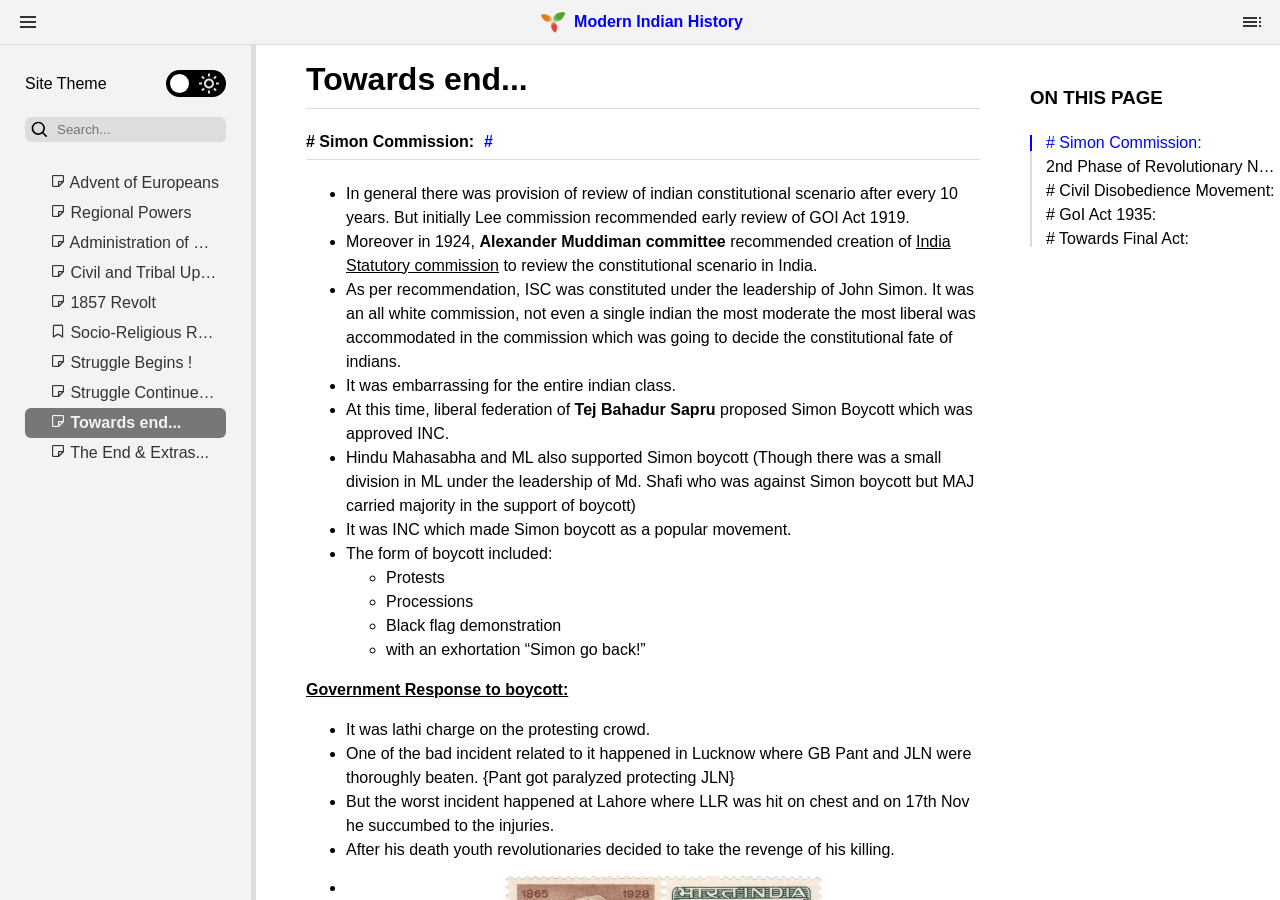
<file: Towards end.html>
<!DOCTYPE html>
<html lang="en">
<head>
    
    
    <meta charset="utf-8">
    <meta name="viewport" content="width=device-width, initial-scale=1">

    <link rel="shortcut icon" href="favicon.ico">
    
        <link href="assets/styles.css" rel="stylesheet">
    
        <link href="assets/scripts.css" rel="stylesheet">
    
    
        <script type="module" src="assets/scripts.js"></script>
    
    
    
    
    <title>Towards end... - Modern Indian History</title>
    <script>
        // Load dark/light theme as soon as possible to avoid color flashes.
        let theme = localStorage.getItem("theme");
        if (!theme) {
            theme = window.matchMedia && window.matchMedia('(prefers-color-scheme: dark)').matches ? "dark" : "light";
        }
        document.documentElement.classList.add(`theme-${theme}`);

        window.glob = {
            isStatic: true,
            theme
        };

        (function() {
            const leftCollapsed = localStorage.getItem("left-pane-collapsed") === "true";
            const tocCollapsed = localStorage.getItem("toc-pane-collapsed") === "true";
            if (leftCollapsed) document.documentElement.classList.add("left-pane-collapsed");
            if (tocCollapsed) document.documentElement.classList.add("toc-pane-collapsed");
        })();
    </script>
    <!-- HTML Meta Tags -->
    <meta name="description" content="">
    <!-- Facebook Meta Tags -->
    <meta property="og:url" content="">
    <meta property="og:type" content="website">
    <meta property="og:title" content="Towards end... - Modern Indian History">
    <meta property="og:description" content="">
    <meta property="og:image" content="">
    <!-- Twitter Meta Tags -->
    <meta name="twitter:card" content="summary_large_image">
    <meta property="twitter:domain" content="">
    <meta property="twitter:url" content="">
    <meta name="twitter:title" content="Towards end... - Modern Indian History">
    <meta name="twitter:description" content="">
    <meta name="twitter:image" content="">
    <!-- Meta Tags Generated via https://opengraph.dev -->
    <meta name="theme-color" content="">
    <style id="trilium-icon-packs">
                  @font-face {
                font-family: 'boxicons';
                font-weight: normal;
                font-style: normal;
                src: url('assets/icon-pack-bx.woff2') format('woff2');
            }

            .bx {
                font-family: 'boxicons' !important;
                font-weight: normal;
                font-style: normal;
                font-variant: normal;
                line-height: 1;
                text-rendering: auto;
                display: inline-block;
                text-transform: none;
                -webkit-font-smoothing: antialiased;
                -moz-osx-font-smoothing: grayscale;
            }

            .bx.bx-child::before { content: ""; }
.bx.bxs-balloon::before { content: ""; }
.bx.bxs-coffee-bean::before { content: ""; }
.bx.bxs-pear::before { content: ""; }
.bx.bxs-sushi::before { content: ""; }
.bx.bx-sushi::before { content: ""; }
.bx.bxs-shower::before { content: ""; }
.bx.bx-shower::before { content: ""; }
.bx.bxl-typescript::before { content: ""; }
.bx.bxl-graphql::before { content: ""; }
.bx.bx-rfid::before { content: ""; }
.bx.bxs-universal-access::before { content: ""; }
.bx.bx-universal-access::before { content: ""; }
.bx.bxs-castle::before { content: ""; }
.bx.bxs-shield-minus::before { content: ""; }
.bx.bx-shield-minus::before { content: ""; }
.bx.bxs-shield-plus::before { content: ""; }
.bx.bx-shield-plus::before { content: ""; }
.bx.bx-vertical-bottom::before { content: ""; }
.bx.bx-vertical-top::before { content: ""; }
.bx.bx-horizontal-right::before { content: ""; }
.bx.bx-horizontal-left::before { content: ""; }
.bx.bxs-objects-vertical-bottom::before { content: ""; }
.bx.bx-objects-vertical-bottom::before { content: ""; }
.bx.bxs-objects-vertical-center::before { content: ""; }
.bx.bx-objects-vertical-center::before { content: ""; }
.bx.bxs-objects-vertical-top::before { content: ""; }
.bx.bx-objects-vertical-top::before { content: ""; }
.bx.bxs-objects-horizontal-right::before { content: ""; }
.bx.bx-objects-horizontal-right::before { content: ""; }
.bx.bxs-objects-horizontal-center::before { content: ""; }
.bx.bx-objects-horizontal-center::before { content: ""; }
.bx.bxs-objects-horizontal-left::before { content: ""; }
.bx.bx-objects-horizontal-left::before { content: ""; }
.bx.bxs-color::before { content: ""; }
.bx.bx-color::before { content: ""; }
.bx.bx-reflect-horizontal::before { content: ""; }
.bx.bx-reflect-vertical::before { content: ""; }
.bx.bxl-postgresql::before { content: ""; }
.bx.bxl-mongodb::before { content: ""; }
.bx.bxl-deezer::before { content: ""; }
.bx.bxl-xing::before { content: ""; }
.bx.bx-cart-add::before { content: ""; }
.bx.bx-cart-download::before { content: ""; }
.bx.bx-no-signal::before { content: ""; }
.bx.bx-signal-5::before { content: ""; }
.bx.bx-signal-4::before { content: ""; }
.bx.bx-signal-3::before { content: ""; }
.bx.bx-signal-2::before { content: ""; }
.bx.bx-signal-1::before { content: ""; }
.bx.bxs-cheese::before { content: ""; }
.bx.bx-cheese::before { content: ""; }
.bx.bxs-hard-hat::before { content: ""; }
.bx.bx-hard-hat::before { content: ""; }
.bx.bxs-home-alt-2::before { content: ""; }
.bx.bx-home-alt-2::before { content: ""; }
.bx.bxl-meta::before { content: ""; }
.bx.bxs-lemon::before { content: ""; }
.bx.bx-lemon::before { content: ""; }
.bx.bxs-cable-car::before { content: ""; }
.bx.bx-cable-car::before { content: ""; }
.bx.bxs-cricket-ball::before { content: ""; }
.bx.bx-cricket-ball::before { content: ""; }
.bx.bxs-tree-alt::before { content: ""; }
.bx.bx-male-female::before { content: ""; }
.bx.bxs-invader::before { content: ""; }
.bx.bxs-baguette::before { content: ""; }
.bx.bx-baguette::before { content: ""; }
.bx.bx-fork::before { content: ""; }
.bx.bx-knife::before { content: ""; }
.bx.bxs-circle-half::before { content: ""; }
.bx.bx-circle-half::before { content: ""; }
.bx.bxs-circle-three-quarter::before { content: ""; }
.bx.bx-circle-three-quarter::before { content: ""; }
.bx.bxs-circle-quarter::before { content: ""; }
.bx.bx-circle-quarter::before { content: ""; }
.bx.bxs-bowl-rice::before { content: ""; }
.bx.bx-bowl-rice::before { content: ""; }
.bx.bxs-bowl-hot::before { content: ""; }
.bx.bx-bowl-hot::before { content: ""; }
.bx.bxs-popsicle::before { content: ""; }
.bx.bx-popsicle::before { content: ""; }
.bx.bx-cross::before { content: ""; }
.bx.bx-scatter-chart::before { content: ""; }
.bx.bx-money-withdraw::before { content: ""; }
.bx.bx-candles::before { content: ""; }
.bx.bx-math::before { content: ""; }
.bx.bx-party::before { content: ""; }
.bx.bx-leaf::before { content: ""; }
.bx.bx-injection::before { content: ""; }
.bx.bx-expand-vertical::before { content: ""; }
.bx.bx-expand-horizontal::before { content: ""; }
.bx.bx-collapse-vertical::before { content: ""; }
.bx.bx-collapse-horizontal::before { content: ""; }
.bx.bx-collapse-alt::before { content: ""; }
.bx.bxs-party::before { content: ""; }
.bx.bxs-leaf::before { content: ""; }
.bx.bxs-injection::before { content: ""; }
.bx.bxs-dog::before { content: ""; }
.bx.bxs-cat::before { content: ""; }
.bx.bxl-upwork::before { content: ""; }
.bx.bxl-netlify::before { content: ""; }
.bx.bxl-java::before { content: ""; }
.bx.bxl-heroku::before { content: ""; }
.bx.bxl-go-lang::before { content: ""; }
.bx.bxl-gmail::before { content: ""; }
.bx.bxl-flask::before { content: ""; }
.bx.bxl-99designs::before { content: ""; }
.bx.bxl-venmo::before { content: ""; }
.bx.bx-qr::before { content: ""; }
.bx.bx-qr-scan::before { content: ""; }
.bx.bxl-docker::before { content: ""; }
.bx.bxl-aws::before { content: ""; }
.bx.bxs-hand::before { content: ""; }
.bx.bx-podcast::before { content: ""; }
.bx.bxs-checkbox-minus::before { content: ""; }
.bx.bx-checkbox-minus::before { content: ""; }
.bx.bxs-speaker::before { content: ""; }
.bx.bx-speaker::before { content: ""; }
.bx.bxs-registered::before { content: ""; }
.bx.bx-registered::before { content: ""; }
.bx.bxs-phone-off::before { content: ""; }
.bx.bx-phone-off::before { content: ""; }
.bx.bxl-tiktok::before { content: ""; }
.bx.bxl-sketch::before { content: ""; }
.bx.bxl-steam::before { content: ""; }
.bx.bxl-trip-advisor::before { content: ""; }
.bx.bxl-visual-studio::before { content: ""; }
.bx.bxl-unity::before { content: ""; }
.bx.bxl-php::before { content: ""; }
.bx.bxl-discord-alt::before { content: ""; }
.bx.bxl-flutter::before { content: ""; }
.bx.bxl-mastodon::before { content: ""; }
.bx.bxl-tailwind-css::before { content: ""; }
.bx.bx-buildings::before { content: ""; }
.bx.bxs-buildings::before { content: ""; }
.bx.bx-store-alt::before { content: ""; }
.bx.bxs-store-alt::before { content: ""; }
.bx.bx-bar-chart-alt-2::before { content: ""; }
.bx.bxs-bar-chart-alt-2::before { content: ""; }
.bx.bx-message-dots::before { content: ""; }
.bx.bxs-message-dots::before { content: ""; }
.bx.bx-message-rounded-dots::before { content: ""; }
.bx.bxs-message-rounded-dots::before { content: ""; }
.bx.bxs-devices::before { content: ""; }
.bx.bx-memory-card::before { content: ""; }
.bx.bxs-memory-card::before { content: ""; }
.bx.bx-wallet-alt::before { content: ""; }
.bx.bxs-wallet-alt::before { content: ""; }
.bx.bxs-bank::before { content: ""; }
.bx.bx-slideshow::before { content: ""; }
.bx.bxs-slideshow::before { content: ""; }
.bx.bx-message-square::before { content: ""; }
.bx.bx-message-square-dots::before { content: ""; }
.bx.bxs-message-square::before { content: ""; }
.bx.bxs-message-square-dots::before { content: ""; }
.bx.bx-book-content::before { content: ""; }
.bx.bxs-book-content::before { content: ""; }
.bx.bx-chat::before { content: ""; }
.bx.bxs-chat::before { content: ""; }
.bx.bx-edit-alt::before { content: ""; }
.bx.bxs-edit-alt::before { content: ""; }
.bx.bx-mouse-alt::before { content: ""; }
.bx.bxs-mouse-alt::before { content: ""; }
.bx.bx-bug-alt::before { content: ""; }
.bx.bxs-bug-alt::before { content: ""; }
.bx.bx-notepad::before { content: ""; }
.bx.bxs-notepad::before { content: ""; }
.bx.bx-video-recording::before { content: ""; }
.bx.bxs-video-recording::before { content: ""; }
.bx.bx-shape-square::before { content: ""; }
.bx.bx-shape-triangle::before { content: ""; }
.bx.bxs-direction-left::before { content: ""; }
.bx.bx-ghost::before { content: ""; }
.bx.bxs-ghost::before { content: ""; }
.bx.bx-mail-send::before { content: ""; }
.bx.bx-code-alt::before { content: ""; }
.bx.bx-grid::before { content: ""; }
.bx.bxs-quote-single-left::before { content: ""; }
.bx.bxs-quote-single-right::before { content: ""; }
.bx.bx-user-pin::before { content: ""; }
.bx.bxs-user-pin::before { content: ""; }
.bx.bx-run::before { content: ""; }
.bx.bx-copy-alt::before { content: ""; }
.bx.bxs-copy-alt::before { content: ""; }
.bx.bx-transfer-alt::before { content: ""; }
.bx.bxs-file-doc::before { content: ""; }
.bx.bxs-file-html::before { content: ""; }
.bx.bxs-comment-detail::before { content: ""; }
.bx.bxs-comment-add::before { content: ""; }
.bx.bxs-file-css::before { content: ""; }
.bx.bxs-file-js::before { content: ""; }
.bx.bxs-file-json::before { content: ""; }
.bx.bxs-file-md::before { content: ""; }
.bx.bxs-file-txt::before { content: ""; }
.bx.bxs-file-png::before { content: ""; }
.bx.bxs-file-jpg::before { content: ""; }
.bx.bxs-file-gif::before { content: ""; }
.bx.bxs-analyse::before { content: ""; }
.bx.bx-book-open::before { content: ""; }
.bx.bxs-plane-take-off::before { content: ""; }
.bx.bxs-plane-land::before { content: ""; }
.bx.bxs-parking::before { content: ""; }
.bx.bxs-id-card::before { content: ""; }
.bx.bxs-adjust-alt::before { content: ""; }
.bx.bx-landscape::before { content: ""; }
.bx.bxs-landscape::before { content: ""; }
.bx.bxs-traffic::before { content: ""; }
.bx.bx-comment::before { content: ""; }
.bx.bxs-comment::before { content: ""; }
.bx.bx-comment-dots::before { content: ""; }
.bx.bxs-comment-dots::before { content: ""; }
.bx.bxs-wine::before { content: ""; }
.bx.bx-pyramid::before { content: ""; }
.bx.bxs-pyramid::before { content: ""; }
.bx.bx-cylinder::before { content: ""; }
.bx.bxs-cylinder::before { content: ""; }
.bx.bxs-graduation::before { content: ""; }
.bx.bx-lock-alt::before { content: ""; }
.bx.bxs-lock-alt::before { content: ""; }
.bx.bx-lock-open-alt::before { content: ""; }
.bx.bxs-lock-open-alt::before { content: ""; }
.bx.bxs-hourglass-top::before { content: ""; }
.bx.bxs-hourglass-bottom::before { content: ""; }
.bx.bx-left-arrow-alt::before { content: ""; }
.bx.bx-right-arrow-alt::before { content: ""; }
.bx.bx-up-arrow-alt::before { content: ""; }
.bx.bx-down-arrow-alt::before { content: ""; }
.bx.bx-shape-circle::before { content: ""; }
.bx.bx-cycling::before { content: ""; }
.bx.bx-dna::before { content: ""; }
.bx.bx-bowling-ball::before { content: ""; }
.bx.bxs-bowling-ball::before { content: ""; }
.bx.bx-search-alt-2::before { content: ""; }
.bx.bxs-search-alt-2::before { content: ""; }
.bx.bx-plus-medical::before { content: ""; }
.bx.bx-street-view::before { content: ""; }
.bx.bx-droplet::before { content: ""; }
.bx.bxs-droplet-half::before { content: ""; }
.bx.bx-paint-roll::before { content: ""; }
.bx.bxs-paint-roll::before { content: ""; }
.bx.bx-shield-alt-2::before { content: ""; }
.bx.bxs-shield-alt-2::before { content: ""; }
.bx.bx-error-alt::before { content: ""; }
.bx.bxs-error-alt::before { content: ""; }
.bx.bx-square::before { content: ""; }
.bx.bxs-square::before { content: ""; }
.bx.bx-square-rounded::before { content: ""; }
.bx.bxs-square-rounded::before { content: ""; }
.bx.bx-polygon::before { content: ""; }
.bx.bxs-polygon::before { content: ""; }
.bx.bx-cube-alt::before { content: ""; }
.bx.bxs-cube-alt::before { content: ""; }
.bx.bx-cuboid::before { content: ""; }
.bx.bxs-cuboid::before { content: ""; }
.bx.bx-user-voice::before { content: ""; }
.bx.bxs-user-voice::before { content: ""; }
.bx.bx-accessibility::before { content: ""; }
.bx.bx-building-house::before { content: ""; }
.bx.bxs-building-house::before { content: ""; }
.bx.bx-doughnut-chart::before { content: ""; }
.bx.bxs-doughnut-chart::before { content: ""; }
.bx.bxs-circle::before { content: ""; }
.bx.bx-log-in-circle::before { content: ""; }
.bx.bxs-log-in-circle::before { content: ""; }
.bx.bx-log-out-circle::before { content: ""; }
.bx.bxs-log-out-circle::before { content: ""; }
.bx.bxs-log-in::before { content: ""; }
.bx.bxs-log-out::before { content: ""; }
.bx.bxs-notification::before { content: ""; }
.bx.bxs-notification-off::before { content: ""; }
.bx.bx-check-square::before { content: ""; }
.bx.bxs-check-square::before { content: ""; }
.bx.bx-message-alt::before { content: ""; }
.bx.bxs-message-alt::before { content: ""; }
.bx.bx-message-alt-dots::before { content: ""; }
.bx.bxs-message-alt-dots::before { content: ""; }
.bx.bx-no-entry::before { content: ""; }
.bx.bxs-no-entry::before { content: ""; }
.bx.bxs-traffic-barrier::before { content: ""; }
.bx.bxs-component::before { content: ""; }
.bx.bxs-plane-alt::before { content: ""; }
.bx.bx-palette::before { content: ""; }
.bx.bxs-palette::before { content: ""; }
.bx.bx-basket::before { content: ""; }
.bx.bxs-basket::before { content: ""; }
.bx.bx-purchase-tag-alt::before { content: ""; }
.bx.bxs-purchase-tag-alt::before { content: ""; }
.bx.bx-receipt::before { content: ""; }
.bx.bxs-receipt::before { content: ""; }
.bx.bx-line-chart::before { content: ""; }
.bx.bx-map-pin::before { content: ""; }
.bx.bxs-map-pin::before { content: ""; }
.bx.bx-hive::before { content: ""; }
.bx.bx-band-aid::before { content: ""; }
.bx.bxs-band-aid::before { content: ""; }
.bx.bx-credit-card-alt::before { content: ""; }
.bx.bxs-credit-card-alt::before { content: ""; }
.bx.bxs-credit-card::before { content: ""; }
.bx.bx-wifi-off::before { content: ""; }
.bx.bxs-paint::before { content: ""; }
.bx.bx-brightness-half::before { content: ""; }
.bx.bxs-brightness-half::before { content: ""; }
.bx.bx-brightness::before { content: ""; }
.bx.bxs-brightness::before { content: ""; }
.bx.bx-filter-alt::before { content: ""; }
.bx.bx-dialpad-alt::before { content: ""; }
.bx.bx-border-right::before { content: ""; }
.bx.bx-border-left::before { content: ""; }
.bx.bx-border-top::before { content: ""; }
.bx.bx-border-bottom::before { content: ""; }
.bx.bx-border-all::before { content: ""; }
.bx.bx-mobile-landscape::before { content: ""; }
.bx.bx-mobile-vibration::before { content: ""; }
.bx.bxs-rectangle::before { content: ""; }
.bx.bxs-right-arrow::before { content: ""; }
.bx.bxs-left-arrow::before { content: ""; }
.bx.bxs-up-arrow::before { content: ""; }
.bx.bxs-down-arrow::before { content: ""; }
.bx.bxs-right-top-arrow-circle::before { content: ""; }
.bx.bxs-right-down-arrow-circle::before { content: ""; }
.bx.bxs-left-top-arrow-circle::before { content: ""; }
.bx.bxs-left-down-arrow-circle::before { content: ""; }
.bx.bxs-institution::before { content: ""; }
.bx.bxs-school::before { content: ""; }
.bx.bxs-chalkboard::before { content: ""; }
.bx.bxs-skip-previous-circle::before { content: ""; }
.bx.bxs-skip-next-circle::before { content: ""; }
.bx.bxs-data::before { content: ""; }
.bx.bxs-mobile::before { content: ""; }
.bx.bxs-folder-minus::before { content: ""; }
.bx.bxs-bell-plus::before { content: ""; }
.bx.bxs-bell-minus::before { content: ""; }
.bx.bxs-search::before { content: ""; }
.bx.bxs-zoom-in::before { content: ""; }
.bx.bxs-zoom-out::before { content: ""; }
.bx.bxs-grid::before { content: ""; }
.bx.bxs-user-x::before { content: ""; }
.bx.bxs-user-check::before { content: ""; }
.bx.bxs-compass::before { content: ""; }
.bx.bx-gas-pump::before { content: ""; }
.bx.bxs-stopwatch::before { content: ""; }
.bx.bxs-timer::before { content: ""; }
.bx.bxs-time::before { content: ""; }
.bx.bx-pie-chart-alt-2::before { content: ""; }
.bx.bxs-pie-chart-alt-2::before { content: ""; }
.bx.bx-time-five::before { content: ""; }
.bx.bxs-time-five::before { content: ""; }
.bx.bxl-instagram-alt::before { content: ""; }
.bx.bxs-bookmarks::before { content: ""; }
.bx.bxs-bookmark-minus::before { content: ""; }
.bx.bx-briefcase-alt-2::before { content: ""; }
.bx.bxs-briefcase-alt-2::before { content: ""; }
.bx.bx-brush-alt::before { content: ""; }
.bx.bxs-calendar::before { content: ""; }
.bx.bxs-calendar-alt::before { content: ""; }
.bx.bxs-calendar-plus::before { content: ""; }
.bx.bxs-calendar-minus::before { content: ""; }
.bx.bxs-calendar-x::before { content: ""; }
.bx.bxs-calendar-check::before { content: ""; }
.bx.bxs-calendar-event::before { content: ""; }
.bx.bx-customize::before { content: ""; }
.bx.bxs-customize::before { content: ""; }
.bx.bxs-carousel::before { content: ""; }
.bx.bxs-rewind-circle::before { content: ""; }
.bx.bxs-fast-forward-circle::before { content: ""; }
.bx.bxs-mobile-vibration::before { content: ""; }
.bx.bxs-quote-alt-left::before { content: ""; }
.bx.bxs-quote-alt-right::before { content: ""; }
.bx.bxs-layout::before { content: ""; }
.bx.bx-radio::before { content: ""; }
.bx.bx-printer::before { content: ""; }
.bx.bx-sort-a-z::before { content: ""; }
.bx.bx-sort-z-a::before { content: ""; }
.bx.bx-conversation::before { content: ""; }
.bx.bxs-brush-alt::before { content: ""; }
.bx.bx-exit::before { content: ""; }
.bx.bxs-exit::before { content: ""; }
.bx.bx-extension::before { content: ""; }
.bx.bxs-extension::before { content: ""; }
.bx.bxs-file-find::before { content: ""; }
.bx.bx-face::before { content: ""; }
.bx.bxs-face::before { content: ""; }
.bx.bx-file-find::before { content: ""; }
.bx.bx-label::before { content: ""; }
.bx.bxs-label::before { content: ""; }
.bx.bx-check-shield::before { content: ""; }
.bx.bxs-check-shield::before { content: ""; }
.bx.bx-border-radius::before { content: ""; }
.bx.bx-add-to-queue::before { content: ""; }
.bx.bxs-add-to-queue::before { content: ""; }
.bx.bx-archive-in::before { content: ""; }
.bx.bxs-archive-in::before { content: ""; }
.bx.bx-archive-out::before { content: ""; }
.bx.bxs-archive-out::before { content: ""; }
.bx.bx-alarm-add::before { content: ""; }
.bx.bxs-alarm-add::before { content: ""; }
.bx.bx-space-bar::before { content: ""; }
.bx.bx-image-alt::before { content: ""; }
.bx.bx-image-add::before { content: ""; }
.bx.bxs-image-add::before { content: ""; }
.bx.bx-fridge::before { content: ""; }
.bx.bxs-fridge::before { content: ""; }
.bx.bx-dish::before { content: ""; }
.bx.bxs-dish::before { content: ""; }
.bx.bx-spa::before { content: ""; }
.bx.bxs-spa::before { content: ""; }
.bx.bx-cake::before { content: ""; }
.bx.bxs-cake::before { content: ""; }
.bx.bxs-city::before { content: ""; }
.bx.bx-bolt-circle::before { content: ""; }
.bx.bxs-bolt-circle::before { content: ""; }
.bx.bx-tone::before { content: ""; }
.bx.bx-bitcoin::before { content: ""; }
.bx.bx-lira::before { content: ""; }
.bx.bx-ruble::before { content: ""; }
.bx.bxs-caret-up-circle::before { content: ""; }
.bx.bxs-caret-down-circle::before { content: ""; }
.bx.bxs-caret-left-circle::before { content: ""; }
.bx.bxs-caret-right-circle::before { content: ""; }
.bx.bx-rupee::before { content: ""; }
.bx.bx-euro::before { content: ""; }
.bx.bx-pound::before { content: ""; }
.bx.bx-won::before { content: ""; }
.bx.bx-yen::before { content: ""; }
.bx.bx-shekel::before { content: ""; }
.bx.bxl-facebook-circle::before { content: ""; }
.bx.bxl-jquery::before { content: ""; }
.bx.bxl-imdb::before { content: ""; }
.bx.bxl-pinterest-alt::before { content: ""; }
.bx.bxs-tone::before { content: ""; }
.bx.bx-health::before { content: ""; }
.bx.bxs-baby-carriage::before { content: ""; }
.bx.bx-clinic::before { content: ""; }
.bx.bxs-hand-up::before { content: ""; }
.bx.bxs-hand-right::before { content: ""; }
.bx.bxs-hand-down::before { content: ""; }
.bx.bxs-hand-left::before { content: ""; }
.bx.bx-male::before { content: ""; }
.bx.bx-female::before { content: ""; }
.bx.bx-male-sign::before { content: ""; }
.bx.bx-female-sign::before { content: ""; }
.bx.bxs-clinic::before { content: ""; }
.bx.bxs-offer::before { content: ""; }
.bx.bx-food-tag::before { content: ""; }
.bx.bx-food-menu::before { content: ""; }
.bx.bxs-food-menu::before { content: ""; }
.bx.bxs-camera-plus::before { content: ""; }
.bx.bxs-business::before { content: ""; }
.bx.bx-meh-alt::before { content: ""; }
.bx.bx-wink-tongue::before { content: ""; }
.bx.bx-happy-alt::before { content: ""; }
.bx.bx-cool::before { content: ""; }
.bx.bx-tired::before { content: ""; }
.bx.bx-smile::before { content: ""; }
.bx.bx-angry::before { content: ""; }
.bx.bx-happy-heart-eyes::before { content: ""; }
.bx.bx-dizzy::before { content: ""; }
.bx.bx-wink-smile::before { content: ""; }
.bx.bx-confused::before { content: ""; }
.bx.bx-sleepy::before { content: ""; }
.bx.bx-shocked::before { content: ""; }
.bx.bx-happy-beaming::before { content: ""; }
.bx.bx-meh-blank::before { content: ""; }
.bx.bx-laugh::before { content: ""; }
.bx.bx-upside-down::before { content: ""; }
.bx.bxs-angry::before { content: ""; }
.bx.bxs-happy-heart-eyes::before { content: ""; }
.bx.bxs-dizzy::before { content: ""; }
.bx.bxs-wink-smile::before { content: ""; }
.bx.bxs-smile::before { content: ""; }
.bx.bxs-meh::before { content: ""; }
.bx.bxs-meh-alt::before { content: ""; }
.bx.bxs-confused::before { content: ""; }
.bx.bxs-sleepy::before { content: ""; }
.bx.bxs-sad::before { content: ""; }
.bx.bxs-happy::before { content: ""; }
.bx.bxs-shocked::before { content: ""; }
.bx.bxs-happy-beaming::before { content: ""; }
.bx.bxs-tired::before { content: ""; }
.bx.bxs-cool::before { content: ""; }
.bx.bxs-meh-blank::before { content: ""; }
.bx.bxs-laugh::before { content: ""; }
.bx.bxs-happy-alt::before { content: ""; }
.bx.bxs-upside-down::before { content: ""; }
.bx.bxs-wink-tongue::before { content: ""; }
.bx.bxl-adobe::before { content: ""; }
.bx.bxl-algolia::before { content: ""; }
.bx.bxl-audible::before { content: ""; }
.bx.bxl-figma::before { content: ""; }
.bx.bxl-etsy::before { content: ""; }
.bx.bxl-gitlab::before { content: ""; }
.bx.bxl-patreon::before { content: ""; }
.bx.bxl-redbubble::before { content: ""; }
.bx.bx-diamond::before { content: ""; }
.bx.bxs-comment-error::before { content: ""; }
.bx.bxs-vial::before { content: ""; }
.bx.bx-align-left::before { content: ""; }
.bx.bx-align-middle::before { content: ""; }
.bx.bx-align-right::before { content: ""; }
.bx.bx-arrow-back::before { content: ""; }
.bx.bx-bell-minus::before { content: ""; }
.bx.bx-bell-off::before { content: ""; }
.bx.bx-bell-plus::before { content: ""; }
.bx.bx-bell::before { content: ""; }
.bx.bx-bookmark::before { content: ""; }
.bx.bx-bookmarks::before { content: ""; }
.bx.bx-bullseye::before { content: ""; }
.bx.bx-camera-off::before { content: ""; }
.bx.bx-camera::before { content: ""; }
.bx.bx-captions::before { content: ""; }
.bx.bx-checkbox-checked::before { content: ""; }
.bx.bx-checkbox::before { content: ""; }
.bx.bx-checkbox-square::before { content: ""; }
.bx.bx-chevron-down::before { content: ""; }
.bx.bx-chevron-up::before { content: ""; }
.bx.bx-chevron-left::before { content: ""; }
.bx.bx-chevron-right::before { content: ""; }
.bx.bx-chevrons-down::before { content: ""; }
.bx.bx-chevrons-up::before { content: ""; }
.bx.bx-chevrons-right::before { content: ""; }
.bx.bx-chevrons-left::before { content: ""; }
.bx.bx-clipboard::before { content: ""; }
.bx.bx-code-curly::before { content: ""; }
.bx.bx-code::before { content: ""; }
.bx.bx-coffee::before { content: ""; }
.bx.bx-copy::before { content: ""; }
.bx.bx-copyright::before { content: ""; }
.bx.bx-down-arrow-circle::before { content: ""; }
.bx.bx-error-circle::before { content: ""; }
.bx.bx-error::before { content: ""; }
.bx.bx-exit-fullscreen::before { content: ""; }
.bx.bx-fast-forward-circle::before { content: ""; }
.bx.bx-fast-forward::before { content: ""; }
.bx.bx-first-page::before { content: ""; }
.bx.bx-folder-minus::before { content: ""; }
.bx.bx-folder-plus::before { content: ""; }
.bx.bx-folder::before { content: ""; }
.bx.bx-fullscreen::before { content: ""; }
.bx.bx-hide::before { content: ""; }
.bx.bx-image::before { content: ""; }
.bx.bx-info-circle::before { content: ""; }
.bx.bx-align-justify::before { content: ""; }
.bx.bx-key::before { content: ""; }
.bx.bx-last-page::before { content: ""; }
.bx.bx-left-arrow-circle::before { content: ""; }
.bx.bx-left-down-arrow-circle::before { content: ""; }
.bx.bx-left-indent::before { content: ""; }
.bx.bx-left-top-arrow-circle::before { content: ""; }
.bx.bx-menu::before { content: ""; }
.bx.bx-microphone::before { content: ""; }
.bx.bx-minus-circle::before { content: ""; }
.bx.bx-moon::before { content: ""; }
.bx.bx-pause-circle::before { content: ""; }
.bx.bx-pause::before { content: ""; }
.bx.bx-play-circle::before { content: ""; }
.bx.bx-play::before { content: ""; }
.bx.bx-plus-circle::before { content: ""; }
.bx.bx-question-mark::before { content: ""; }
.bx.bx-radio-circle-marked::before { content: ""; }
.bx.bx-radio-circle::before { content: ""; }
.bx.bx-rectangle::before { content: ""; }
.bx.bx-rewind::before { content: ""; }
.bx.bx-reset::before { content: ""; }
.bx.bx-right-arrow-circle::before { content: ""; }
.bx.bx-right-down-arrow-circle::before { content: ""; }
.bx.bx-right-indent::before { content: ""; }
.bx.bx-right-top-arrow-circle::before { content: ""; }
.bx.bx-rss::before { content: ""; }
.bx.bx-search::before { content: ""; }
.bx.bx-show::before { content: ""; }
.bx.bx-skip-next::before { content: ""; }
.bx.bx-skip-previous::before { content: ""; }
.bx.bx-stop-circle::before { content: ""; }
.bx.bx-stop::before { content: ""; }
.bx.bx-stopwatch::before { content: ""; }
.bx.bx-sync::before { content: ""; }
.bx.bx-time::before { content: ""; }
.bx.bx-toggle-left::before { content: ""; }
.bx.bx-toggle-right::before { content: ""; }
.bx.bx-trending-down::before { content: ""; }
.bx.bx-trending-up::before { content: ""; }
.bx.bx-up-arrow-circle::before { content: ""; }
.bx.bx-vertical-center::before { content: ""; }
.bx.bx-video::before { content: ""; }
.bx.bx-volume-full::before { content: ""; }
.bx.bx-volume-low::before { content: ""; }
.bx.bx-volume-mute::before { content: ""; }
.bx.bx-volume::before { content: ""; }
.bx.bx-x-circle::before { content: ""; }
.bx.bx-zoom-in::before { content: ""; }
.bx.bx-zoom-out::before { content: ""; }
.bx.bx-archive::before { content: ""; }
.bx.bx-at::before { content: ""; }
.bx.bx-bar-chart-alt::before { content: ""; }
.bx.bx-bar-chart-square::before { content: ""; }
.bx.bx-bar-chart::before { content: ""; }
.bx.bx-basketball::before { content: ""; }
.bx.bx-block::before { content: ""; }
.bx.bx-book-bookmark::before { content: ""; }
.bx.bx-book::before { content: ""; }
.bx.bx-bookmark-minus::before { content: ""; }
.bx.bx-bookmark-plus::before { content: ""; }
.bx.bx-briefcase::before { content: ""; }
.bx.bx-broadcast::before { content: ""; }
.bx.bx-building::before { content: ""; }
.bx.bx-bug::before { content: ""; }
.bx.bx-bluetooth::before { content: ""; }
.bx.bx-bulb::before { content: ""; }
.bx.bx-buoy::before { content: ""; }
.bx.bx-calendar-plus::before { content: ""; }
.bx.bx-calendar-check::before { content: ""; }
.bx.bx-calendar-minus::before { content: ""; }
.bx.bx-calendar-x::before { content: ""; }
.bx.bx-calendar::before { content: ""; }
.bx.bx-chart::before { content: ""; }
.bx.bx-cloud-download::before { content: ""; }
.bx.bx-cloud-upload::before { content: ""; }
.bx.bx-cloud::before { content: ""; }
.bx.bx-terminal::before { content: ""; }
.bx.bx-crosshair::before { content: ""; }
.bx.bx-compass::before { content: ""; }
.bx.bx-data::before { content: ""; }
.bx.bx-desktop::before { content: ""; }
.bx.bx-directions::before { content: ""; }
.bx.bx-dollar::before { content: ""; }
.bx.bx-dots-horizontal-rounded::before { content: ""; }
.bx.bx-dots-horizontal::before { content: ""; }
.bx.bx-dots-vertical-rounded::before { content: ""; }
.bx.bx-dots-vertical::before { content: ""; }
.bx.bx-download::before { content: ""; }
.bx.bx-envelope::before { content: ""; }
.bx.bx-gift::before { content: ""; }
.bx.bx-globe::before { content: ""; }
.bx.bx-devices::before { content: ""; }
.bx.bx-headphone::before { content: ""; }
.bx.bx-heart::before { content: ""; }
.bx.bx-home::before { content: ""; }
.bx.bx-laptop::before { content: ""; }
.bx.bx-layer::before { content: ""; }
.bx.bx-link-alt::before { content: ""; }
.bx.bx-link::before { content: ""; }
.bx.bx-list-plus::before { content: ""; }
.bx.bx-list-ul::before { content: ""; }
.bx.bx-list-minus::before { content: ""; }
.bx.bx-lock-open::before { content: ""; }
.bx.bx-lock::before { content: ""; }
.bx.bx-map-alt::before { content: ""; }
.bx.bx-map::before { content: ""; }
.bx.bx-message-rounded::before { content: ""; }
.bx.bx-message::before { content: ""; }
.bx.bx-mobile-alt::before { content: ""; }
.bx.bx-mobile::before { content: ""; }
.bx.bx-navigation::before { content: ""; }
.bx.bx-phone::before { content: ""; }
.bx.bx-pie-chart::before { content: ""; }
.bx.bx-send::before { content: ""; }
.bx.bx-sidebar::before { content: ""; }
.bx.bx-sitemap::before { content: ""; }
.bx.bx-spreadsheet::before { content: ""; }
.bx.bx-tab::before { content: ""; }
.bx.bx-tag::before { content: ""; }
.bx.bx-target-lock::before { content: ""; }
.bx.bx-tennis-ball::before { content: ""; }
.bx.bx-alarm::before { content: ""; }
.bx.bx-upload::before { content: ""; }
.bx.bx-usb::before { content: ""; }
.bx.bx-video-off::before { content: ""; }
.bx.bx-voicemail::before { content: ""; }
.bx.bx-wifi::before { content: ""; }
.bx.bx-window-open::before { content: ""; }
.bx.bx-window::before { content: ""; }
.bx.bx-windows::before { content: ""; }
.bx.bx-duplicate::before { content: ""; }
.bx.bx-table::before { content: ""; }
.bx.bx-x::before { content: ""; }
.bx.bx-adjust::before { content: ""; }
.bx.bx-album::before { content: ""; }
.bx.bx-anchor::before { content: ""; }
.bx.bx-award::before { content: ""; }
.bx.bx-bold::before { content: ""; }
.bx.bx-calculator::before { content: ""; }
.bx.bx-cart::before { content: ""; }
.bx.bx-check::before { content: ""; }
.bx.bx-cloud-drizzle::before { content: ""; }
.bx.bx-cloud-light-rain::before { content: ""; }
.bx.bx-cloud-lightning::before { content: ""; }
.bx.bx-cloud-rain::before { content: ""; }
.bx.bx-cloud-snow::before { content: ""; }
.bx.bx-cog::before { content: ""; }
.bx.bx-columns::before { content: ""; }
.bx.bx-credit-card::before { content: ""; }
.bx.bx-crop::before { content: ""; }
.bx.bx-cube::before { content: ""; }
.bx.bx-cut::before { content: ""; }
.bx.bx-detail::before { content: ""; }
.bx.bx-shield-quarter::before { content: ""; }
.bx.bx-edit::before { content: ""; }
.bx.bx-file::before { content: ""; }
.bx.bx-filter::before { content: ""; }
.bx.bx-font::before { content: ""; }
.bx.bx-git-branch::before { content: ""; }
.bx.bx-git-commit::before { content: ""; }
.bx.bx-git-compare::before { content: ""; }
.bx.bx-git-merge::before { content: ""; }
.bx.bx-git-pull-request::before { content: ""; }
.bx.bx-git-repo-forked::before { content: ""; }
.bx.bx-group::before { content: ""; }
.bx.bx-hash::before { content: ""; }
.bx.bx-heading::before { content: ""; }
.bx.bx-home-alt::before { content: ""; }
.bx.bx-italic::before { content: ""; }
.bx.bx-joystick::before { content: ""; }
.bx.bx-link-external::before { content: ""; }
.bx.bx-log-in::before { content: ""; }
.bx.bx-log-out::before { content: ""; }
.bx.bx-microphone-off::before { content: ""; }
.bx.bx-minus::before { content: ""; }
.bx.bx-mouse::before { content: ""; }
.bx.bx-move::before { content: ""; }
.bx.bx-music::before { content: ""; }
.bx.bx-notification::before { content: ""; }
.bx.bx-package::before { content: ""; }
.bx.bx-paragraph::before { content: ""; }
.bx.bx-paste::before { content: ""; }
.bx.bx-pencil::before { content: ""; }
.bx.bx-pin::before { content: ""; }
.bx.bx-plus::before { content: ""; }
.bx.bx-power-off::before { content: ""; }
.bx.bx-pulse::before { content: ""; }
.bx.bx-save::before { content: ""; }
.bx.bx-screenshot::before { content: ""; }
.bx.bx-select-multiple::before { content: ""; }
.bx.bx-share-alt::before { content: ""; }
.bx.bx-share::before { content: ""; }
.bx.bx-shield-alt::before { content: ""; }
.bx.bx-shield::before { content: ""; }
.bx.bx-shopping-bag::before { content: ""; }
.bx.bx-shuffle::before { content: ""; }
.bx.bx-sort::before { content: ""; }
.bx.bx-star::before { content: ""; }
.bx.bx-sun::before { content: ""; }
.bx.bx-text::before { content: ""; }
.bx.bx-trash::before { content: ""; }
.bx.bx-trophy::before { content: ""; }
.bx.bx-underline::before { content: ""; }
.bx.bx-user-check::before { content: ""; }
.bx.bx-user-circle::before { content: ""; }
.bx.bx-user-minus::before { content: ""; }
.bx.bx-user-plus::before { content: ""; }
.bx.bx-user-x::before { content: ""; }
.bx.bx-user::before { content: ""; }
.bx.bx-barcode::before { content: ""; }
.bx.bx-crown::before { content: ""; }
.bx.bx-dislike::before { content: ""; }
.bx.bx-down-arrow::before { content: ""; }
.bx.bx-export::before { content: ""; }
.bx.bxl-facebook::before { content: ""; }
.bx.bx-first-aid::before { content: ""; }
.bx.bx-flag::before { content: ""; }
.bx.bxl-github::before { content: ""; }
.bx.bxl-google::before { content: ""; }
.bx.bx-history::before { content: ""; }
.bx.bxl-instagram::before { content: ""; }
.bx.bx-joystick-alt::before { content: ""; }
.bx.bx-left-arrow::before { content: ""; }
.bx.bx-like::before { content: ""; }
.bx.bx-list-check::before { content: ""; }
.bx.bx-poll::before { content: ""; }
.bx.bx-radar::before { content: ""; }
.bx.bx-redo::before { content: ""; }
.bx.bx-reply-all::before { content: ""; }
.bx.bx-reply::before { content: ""; }
.bx.bx-repost::before { content: ""; }
.bx.bx-revision::before { content: ""; }
.bx.bx-right-arrow::before { content: ""; }
.bx.bx-subdirectory-left::before { content: ""; }
.bx.bx-subdirectory-right::before { content: ""; }
.bx.bx-support::before { content: ""; }
.bx.bx-timer::before { content: ""; }
.bx.bxl-twitter::before { content: ""; }
.bx.bx-undo::before { content: ""; }
.bx.bx-up-arrow::before { content: ""; }
.bx.bxl-youtube::before { content: ""; }
.bx.bxl-whatsapp::before { content: ""; }
.bx.bxl-tumblr::before { content: ""; }
.bx.bx-phone-call::before { content: ""; }
.bx.bxl-behance::before { content: ""; }
.bx.bxl-dribbble::before { content: ""; }
.bx.bx-aperture::before { content: ""; }
.bx.bx-film::before { content: ""; }
.bx.bx-folder-open::before { content: ""; }
.bx.bx-task::before { content: ""; }
.bx.bx-server::before { content: ""; }
.bx.bx-battery::before { content: ""; }
.bx.bx-calendar-alt::before { content: ""; }
.bx.bx-import::before { content: ""; }
.bx.bx-ruler::before { content: ""; }
.bx.bx-horizontal-center::before { content: ""; }
.bx.bx-rotate-right::before { content: ""; }
.bx.bx-rename::before { content: ""; }
.bx.bx-collapse::before { content: ""; }
.bx.bx-phone-incoming::before { content: ""; }
.bx.bx-phone-outgoing::before { content: ""; }
.bx.bx-body::before { content: ""; }
.bx.bx-cast::before { content: ""; }
.bx.bx-chip::before { content: ""; }
.bx.bx-skip-next-circle::before { content: ""; }
.bx.bx-skip-previous-circle::before { content: ""; }
.bx.bx-hdd::before { content: ""; }
.bx.bx-store::before { content: ""; }
.bx.bx-globe-alt::before { content: ""; }
.bx.bxl-vimeo::before { content: ""; }
.bx.bx-upvote::before { content: ""; }
.bx.bx-downvote::before { content: ""; }
.bx.bx-news::before { content: ""; }
.bx.bx-pie-chart-alt::before { content: ""; }
.bx.bx-images::before { content: ""; }
.bx.bx-purchase-tag::before { content: ""; }
.bx.bx-pen::before { content: ""; }
.bx.bx-expand::before { content: ""; }
.bx.bx-paperclip::before { content: ""; }
.bx.bx-closet::before { content: ""; }
.bx.bx-tv::before { content: ""; }
.bx.bx-collection::before { content: ""; }
.bx.bx-station::before { content: ""; }
.bx.bx-wallet::before { content: ""; }
.bx.bx-briefcase-alt::before { content: ""; }
.bx.bx-hourglass::before { content: ""; }
.bx.bx-carousel::before { content: ""; }
.bx.bx-infinite::before { content: ""; }
.bx.bx-plug::before { content: ""; }
.bx.bx-notification-off::before { content: ""; }
.bx.bx-window-close::before { content: ""; }
.bx.bx-command::before { content: ""; }
.bx.bx-grid-alt::before { content: ""; }
.bx.bx-trash-alt::before { content: ""; }
.bx.bx-chalkboard::before { content: ""; }
.bx.bx-loader::before { content: ""; }
.bx.bx-slider::before { content: ""; }
.bx.bx-paper-plane::before { content: ""; }
.bx.bx-selection::before { content: ""; }
.bx.bxl-linkedin::before { content: ""; }
.bx.bx-world::before { content: ""; }
.bx.bx-dock-bottom::before { content: ""; }
.bx.bx-dock-right::before { content: ""; }
.bx.bx-dock-top::before { content: ""; }
.bx.bx-dock-left::before { content: ""; }
.bx.bx-layout::before { content: ""; }
.bx.bxl-bitcoin::before { content: ""; }
.bx.bxl-facebook-square::before { content: ""; }
.bx.bx-alarm-off::before { content: ""; }
.bx.bx-wrench::before { content: ""; }
.bx.bx-loader-circle::before { content: ""; }
.bx.bx-loader-alt::before { content: ""; }
.bx.bx-car::before { content: ""; }
.bx.bx-cart-alt::before { content: ""; }
.bx.bxs-adjust::before { content: ""; }
.bx.bxs-alarm::before { content: ""; }
.bx.bxs-alarm-off::before { content: ""; }
.bx.bxs-album::before { content: ""; }
.bx.bxs-archive::before { content: ""; }
.bx.bxs-camera::before { content: ""; }
.bx.bxs-camera-off::before { content: ""; }
.bx.bxs-folder::before { content: ""; }
.bx.bxs-folder-plus::before { content: ""; }
.bx.bxs-award::before { content: ""; }
.bx.bxs-bar-chart-square::before { content: ""; }
.bx.bxs-barcode::before { content: ""; }
.bx.bxs-battery::before { content: ""; }
.bx.bxs-battery-charging::before { content: ""; }
.bx.bxs-battery-full::before { content: ""; }
.bx.bxs-bell::before { content: ""; }
.bx.bxs-bell-off::before { content: ""; }
.bx.bxs-bolt::before { content: ""; }
.bx.bxs-book::before { content: ""; }
.bx.bxs-book-bookmark::before { content: ""; }
.bx.bxs-bookmark::before { content: ""; }
.bx.bxs-bookmark-plus::before { content: ""; }
.bx.bxs-book-open::before { content: ""; }
.bx.bxs-bookmark-star::before { content: ""; }
.bx.bxs-briefcase::before { content: ""; }
.bx.bxs-briefcase-alt::before { content: ""; }
.bx.bxs-bug::before { content: ""; }
.bx.bxs-building::before { content: ""; }
.bx.bxs-bulb::before { content: ""; }
.bx.bxs-buoy::before { content: ""; }
.bx.bxs-calculator::before { content: ""; }
.bx.bxs-captions::before { content: ""; }
.bx.bxs-car::before { content: ""; }
.bx.bxs-cart-alt::before { content: ""; }
.bx.bxs-cart::before { content: ""; }
.bx.bxs-chart::before { content: ""; }
.bx.bxs-chip::before { content: ""; }
.bx.bxs-cloud-download::before { content: ""; }
.bx.bxs-cloud-upload::before { content: ""; }
.bx.bxs-cloud::before { content: ""; }
.bx.bxs-coffee::before { content: ""; }
.bx.bxs-cog::before { content: ""; }
.bx.bxs-collection::before { content: ""; }
.bx.bxs-contact::before { content: ""; }
.bx.bxs-copy::before { content: ""; }
.bx.bxs-coupon::before { content: ""; }
.bx.bxs-crown::before { content: ""; }
.bx.bxs-cube::before { content: ""; }
.bx.bxs-detail::before { content: ""; }
.bx.bxs-discount::before { content: ""; }
.bx.bxs-dislike::before { content: ""; }
.bx.bxs-dock-bottom::before { content: ""; }
.bx.bxs-dock-left::before { content: ""; }
.bx.bxs-dock-right::before { content: ""; }
.bx.bxs-dock-top::before { content: ""; }
.bx.bxs-down-arrow-circle::before { content: ""; }
.bx.bxs-download::before { content: ""; }
.bx.bxs-downvote::before { content: ""; }
.bx.bxs-drink::before { content: ""; }
.bx.bxs-droplet::before { content: ""; }
.bx.bxs-duplicate::before { content: ""; }
.bx.bxs-eject::before { content: ""; }
.bx.bxs-envelope::before { content: ""; }
.bx.bxs-error-circle::before { content: ""; }
.bx.bxs-error::before { content: ""; }
.bx.bxs-file-image::before { content: ""; }
.bx.bxs-file::before { content: ""; }
.bx.bxs-filter-alt::before { content: ""; }
.bx.bxs-first-aid::before { content: ""; }
.bx.bxs-flag-alt::before { content: ""; }
.bx.bxs-flag::before { content: ""; }
.bx.bxs-gift::before { content: ""; }
.bx.bxs-grid-alt::before { content: ""; }
.bx.bxs-group::before { content: ""; }
.bx.bxs-hdd::before { content: ""; }
.bx.bxs-heart::before { content: ""; }
.bx.bxs-hide::before { content: ""; }
.bx.bxs-home::before { content: ""; }
.bx.bxs-hot::before { content: ""; }
.bx.bxs-hourglass::before { content: ""; }
.bx.bxs-image::before { content: ""; }
.bx.bxs-inbox::before { content: ""; }
.bx.bxs-info-circle::before { content: ""; }
.bx.bxs-joystick-alt::before { content: ""; }
.bx.bxs-joystick::before { content: ""; }
.bx.bxs-layer::before { content: ""; }
.bx.bxs-left-arrow-circle::before { content: ""; }
.bx.bxs-like::before { content: ""; }
.bx.bxs-lock-open::before { content: ""; }
.bx.bxs-lock::before { content: ""; }
.bx.bxs-map-alt::before { content: ""; }
.bx.bxs-map::before { content: ""; }
.bx.bxs-message-rounded::before { content: ""; }
.bx.bxs-message::before { content: ""; }
.bx.bxs-microphone-off::before { content: ""; }
.bx.bxs-microphone::before { content: ""; }
.bx.bxs-minus-circle::before { content: ""; }
.bx.bxs-moon::before { content: ""; }
.bx.bxs-mouse::before { content: ""; }
.bx.bxs-music::before { content: ""; }
.bx.bxs-navigation::before { content: ""; }
.bx.bxs-news::before { content: ""; }
.bx.bxs-package::before { content: ""; }
.bx.bxs-paper-plane::before { content: ""; }
.bx.bxs-paste::before { content: ""; }
.bx.bxs-pen::before { content: ""; }
.bx.bxs-pencil::before { content: ""; }
.bx.bxs-phone-call::before { content: ""; }
.bx.bxs-phone-incoming::before { content: ""; }
.bx.bxs-phone-outgoing::before { content: ""; }
.bx.bxs-phone::before { content: ""; }
.bx.bxs-pie-chart-alt::before { content: ""; }
.bx.bxs-pie-chart::before { content: ""; }
.bx.bxs-pin::before { content: ""; }
.bx.bxs-playlist::before { content: ""; }
.bx.bxs-plug::before { content: ""; }
.bx.bxs-plus-circle::before { content: ""; }
.bx.bxs-printer::before { content: ""; }
.bx.bxs-purchase-tag::before { content: ""; }
.bx.bxs-quote-left::before { content: ""; }
.bx.bxs-quote-right::before { content: ""; }
.bx.bxs-radio::before { content: ""; }
.bx.bxs-rename::before { content: ""; }
.bx.bxs-report::before { content: ""; }
.bx.bxs-right-arrow-circle::before { content: ""; }
.bx.bxs-ruler::before { content: ""; }
.bx.bxs-save::before { content: ""; }
.bx.bxs-sort-alt::before { content: ""; }
.bx.bxs-select-multiple::before { content: ""; }
.bx.bxs-send::before { content: ""; }
.bx.bxs-server::before { content: ""; }
.bx.bxs-share-alt::before { content: ""; }
.bx.bxs-share::before { content: ""; }
.bx.bxs-shield::before { content: ""; }
.bx.bxs-shopping-bag-alt::before { content: ""; }
.bx.bxs-shopping-bag::before { content: ""; }
.bx.bxs-show::before { content: ""; }
.bx.bx-happy::before { content: ""; }
.bx.bx-meh::before { content: ""; }
.bx.bx-sad::before { content: ""; }
.bx.bxs-spreadsheet::before { content: ""; }
.bx.bxs-star::before { content: ""; }
.bx.bxs-store::before { content: ""; }
.bx.bxs-sun::before { content: ""; }
.bx.bxs-t-shirt::before { content: ""; }
.bx.bxs-tag-x::before { content: ""; }
.bx.bxs-tag::before { content: ""; }
.bx.bxs-tennis-ball::before { content: ""; }
.bx.bxs-terminal::before { content: ""; }
.bx.bxs-to-top::before { content: ""; }
.bx.bxs-toggle-left::before { content: ""; }
.bx.bxs-toggle-right::before { content: ""; }
.bx.bxs-torch::before { content: ""; }
.bx.bxs-trash-alt::before { content: ""; }
.bx.bxs-trash::before { content: ""; }
.bx.bxs-trophy::before { content: ""; }
.bx.bxs-truck::before { content: ""; }
.bx.bxs-up-arrow-circle::before { content: ""; }
.bx.bxs-upvote::before { content: ""; }
.bx.bxs-user-circle::before { content: ""; }
.bx.bxs-user-detail::before { content: ""; }
.bx.bxs-user-minus::before { content: ""; }
.bx.bxs-user-plus::before { content: ""; }
.bx.bxs-user::before { content: ""; }
.bx.bxs-video-off::before { content: ""; }
.bx.bxs-video::before { content: ""; }
.bx.bxs-videos::before { content: ""; }
.bx.bxs-volume-full::before { content: ""; }
.bx.bxs-volume-low::before { content: ""; }
.bx.bxs-volume-mute::before { content: ""; }
.bx.bxs-volume::before { content: ""; }
.bx.bxs-wallet::before { content: ""; }
.bx.bxs-watch-alt::before { content: ""; }
.bx.bxs-watch::before { content: ""; }
.bx.bxs-widget::before { content: ""; }
.bx.bxs-wrench::before { content: ""; }
.bx.bxs-x-circle::before { content: ""; }
.bx.bxs-zap::before { content: ""; }
.bx.bxs-folder-open::before { content: ""; }
.bx.bxs-battery-low::before { content: ""; }
.bx.bxs-conversation::before { content: ""; }
.bx.bxs-dashboard::before { content: ""; }
.bx.bxs-file-plus::before { content: ""; }
.bx.bx-slider-alt::before { content: ""; }
.bx.bxl-google-plus::before { content: ""; }
.bx.bxl-google-plus-circle::before { content: ""; }
.bx.bxl-linkedin-square::before { content: ""; }
.bx.bxl-medium::before { content: ""; }
.bx.bxl-medium-square::before { content: ""; }
.bx.bxl-skype::before { content: ""; }
.bx.bxl-slack-old::before { content: ""; }
.bx.bxl-slack::before { content: ""; }
.bx.bxl-twitch::before { content: ""; }
.bx.bxl-discord::before { content: ""; }
.bx.bxl-reddit::before { content: ""; }
.bx.bxl-pinterest::before { content: ""; }
.bx.bxl-blogger::before { content: ""; }
.bx.bx-certification::before { content: ""; }
.bx.bxs-certification::before { content: ""; }
.bx.bx-rocket::before { content: ""; }
.bx.bxs-rocket::before { content: ""; }
.bx.bx-check-circle::before { content: ""; }
.bx.bxs-check-circle::before { content: ""; }
.bx.bxs-checkbox::before { content: ""; }
.bx.bxs-checkbox-checked::before { content: ""; }
.bx.bxs-star-half::before { content: ""; }
.bx.bx-bus::before { content: ""; }
.bx.bxs-bus::before { content: ""; }
.bx.bx-check-double::before { content: ""; }
.bx.bx-dumbbell::before { content: ""; }
.bx.bx-bot::before { content: ""; }
.bx.bx-area::before { content: ""; }
.bx.bxs-bot::before { content: ""; }
.bx.bxs-area::before { content: ""; }
.bx.bx-bed::before { content: ""; }
.bx.bxs-bed::before { content: ""; }
.bx.bx-bath::before { content: ""; }
.bx.bxs-bath::before { content: ""; }
.bx.bx-train::before { content: ""; }
.bx.bxs-train::before { content: ""; }
.bx.bx-taxi::before { content: ""; }
.bx.bxs-taxi::before { content: ""; }
.bx.bx-movie::before { content: ""; }
.bx.bxs-movie::before { content: ""; }
.bx.bx-hotel::before { content: ""; }
.bx.bx-planet::before { content: ""; }
.bx.bxs-planet::before { content: ""; }
.bx.bx-list-ol::before { content: ""; }
.bx.bx-video-plus::before { content: ""; }
.bx.bxs-video-plus::before { content: ""; }
.bx.bx-menu-alt-left::before { content: ""; }
.bx.bx-menu-alt-right::before { content: ""; }
.bx.bx-box::before { content: ""; }
.bx.bxs-box::before { content: ""; }
.bx.bxs-key::before { content: ""; }
.bx.bx-restaurant::before { content: ""; }
.bx.bx-swim::before { content: ""; }
.bx.bx-water::before { content: ""; }
.bx.bx-wind::before { content: ""; }
.bx.bx-dialpad::before { content: ""; }
.bx.bx-handicap::before { content: ""; }
.bx.bx-font-size::before { content: ""; }
.bx.bx-code-block::before { content: ""; }
.bx.bx-photo-album::before { content: ""; }
.bx.bxs-photo-album::before { content: ""; }
.bx.bxs-bell-ring::before { content: ""; }
.bx.bxl-apple::before { content: ""; }
.bx.bxl-android::before { content: ""; }
.bx.bxl-play-store::before { content: ""; }
.bx.bxl-windows::before { content: ""; }
.bx.bxl-vk::before { content: ""; }
.bx.bxl-pocket::before { content: ""; }
.bx.bx-strikethrough::before { content: ""; }
.bx.bx-file-blank::before { content: ""; }
.bx.bxs-file-blank::before { content: ""; }
.bx.bx-highlight::before { content: ""; }
.bx.bx-font-color::before { content: ""; }
.bx.bx-fingerprint::before { content: ""; }
.bx.bx-transfer::before { content: ""; }
.bx.bx-circle::before { content: ""; }
.bx.bxs-edit::before { content: ""; }
.bx.bx-ball::before { content: ""; }
.bx.bxs-ball::before { content: ""; }
.bx.bx-football::before { content: ""; }
.bx.bxs-film::before { content: ""; }
.bx.bx-dollar-circle::before { content: ""; }
.bx.bxs-dollar-circle::before { content: ""; }
.bx.bxs-skull::before { content: ""; }
.bx.bxl-messenger::before { content: ""; }
.bx.bx-search-alt::before { content: ""; }
.bx.bxs-image-alt::before { content: ""; }
.bx.bxs-microphone-alt::before { content: ""; }
.bx.bx-analyse::before { content: ""; }
.bx.bxs-x-square::before { content: ""; }
.bx.bxs-plus-square::before { content: ""; }
.bx.bxs-minus-square::before { content: ""; }
.bx.bx-disc::before { content: ""; }
.bx.bxs-disc::before { content: ""; }
.bx.bx-equalizer::before { content: ""; }
.bx.bx-stats::before { content: ""; }
.bx.bx-move-horizontal::before { content: ""; }
.bx.bx-move-vertical::before { content: ""; }
.bx.bxs-flame::before { content: ""; }
.bx.bx-grid-horizontal::before { content: ""; }
.bx.bx-grid-vertical::before { content: ""; }
.bx.bx-grid-small::before { content: ""; }
.bx.bx-badge::before { content: ""; }
.bx.bxs-badge::before { content: ""; }
.bx.bx-id-card::before { content: ""; }
.bx.bx-sort-up::before { content: ""; }
.bx.bx-sort-down::before { content: ""; }
.bx.bx-note::before { content: ""; }
.bx.bxs-note::before { content: ""; }
.bx.bx-test-tube::before { content: ""; }
.bx.bx-help-circle::before { content: ""; }
.bx.bxs-help-circle::before { content: ""; }
.bx.bx-card::before { content: ""; }
.bx.bxs-card::before { content: ""; }
.bx.bx-rewind-circle::before { content: ""; }
.bx.bx-magnet::before { content: ""; }
.bx.bxs-magnet::before { content: ""; }
.bx.bxl-500px::before { content: ""; }
.bx.bxl-angular::before { content: ""; }
.bx.bxl-codepen::before { content: ""; }
.bx.bxl-creative-commons::before { content: ""; }
.bx.bxl-digitalocean::before { content: ""; }
.bx.bxl-deviantart::before { content: ""; }
.bx.bxl-discourse::before { content: ""; }
.bx.bxl-dropbox::before { content: ""; }
.bx.bxl-drupal::before { content: ""; }
.bx.bxl-ebay::before { content: ""; }
.bx.bxl-amazon::before { content: ""; }
.bx.bxl-digg::before { content: ""; }
.bx.bxl-unsplash::before { content: ""; }
.bx.bxl-wikipedia::before { content: ""; }
.bx.bxl-sass::before { content: ""; }
.bx.bxl-foursquare::before { content: ""; }
.bx.bxl-invision::before { content: ""; }
.bx.bxl-opera::before { content: ""; }
.bx.bxl-airbnb::before { content: ""; }
.bx.bxl-yelp::before { content: ""; }
.bx.bxl-quora::before { content: ""; }
.bx.bxl-git::before { content: ""; }
.bx.bxl-html5::before { content: ""; }
.bx.bxl-product-hunt::before { content: ""; }
.bx.bxl-magento::before { content: ""; }
.bx.bxl-stack-overflow::before { content: ""; }
.bx.bxl-firefox::before { content: ""; }
.bx.bxl-javascript::before { content: ""; }
.bx.bxl-nodejs::before { content: ""; }
.bx.bxl-kickstarter::before { content: ""; }
.bx.bxl-vuejs::before { content: ""; }
.bx.bxl-bing::before { content: ""; }
.bx.bxl-react::before { content: ""; }
.bx.bxl-periscope::before { content: ""; }
.bx.bxl-wordpress::before { content: ""; }
.bx.bxl-telegram::before { content: ""; }
.bx.bxl-stripe::before { content: ""; }
.bx.bxl-edge::before { content: ""; }
.bx.bxl-paypal::before { content: ""; }
.bx.bxl-internet-explorer::before { content: ""; }
.bx.bxl-joomla::before { content: ""; }
.bx.bxl-dailymotion::before { content: ""; }
.bx.bxl-chrome::before { content: ""; }
.bx.bxl-baidu::before { content: ""; }
.bx.bxl-visa::before { content: ""; }
.bx.bxl-mastercard::before { content: ""; }
.bx.bxl-redux::before { content: ""; }
.bx.bxl-bootstrap::before { content: ""; }
.bx.bxl-yahoo::before { content: ""; }
.bx.bxl-microsoft::before { content: ""; }
.bx.bxl-css3::before { content: ""; }
.bx.bxl-jsfiddle::before { content: ""; }
.bx.bxl-shopify::before { content: ""; }
.bx.bxl-flickr::before { content: ""; }
.bx.bxl-less::before { content: ""; }
.bx.bxl-snapchat::before { content: ""; }
.bx.bxl-soundcloud::before { content: ""; }
.bx.bxl-spotify::before { content: ""; }
.bx.bxl-trello::before { content: ""; }
.bx.bxl-wix::before { content: ""; }
.bx.bxl-mailchimp::before { content: ""; }
.bx.bxl-medium-old::before { content: ""; }
.bx.bxl-squarespace::before { content: ""; }
.bx.bxl-whatsapp-square::before { content: ""; }
.bx.bxl-flickr-square::before { content: ""; }
.bx.bxs-ambulance::before { content: ""; }
.bx.bxs-left-arrow-square::before { content: ""; }
.bx.bxs-up-arrow-square::before { content: ""; }
.bx.bxs-down-arrow-square::before { content: ""; }
.bx.bxs-right-arrow-square::before { content: ""; }
.bx.bxs-user-badge::before { content: ""; }
.bx.bx-calendar-event::before { content: ""; }
.bx.bx-caret-left::before { content: ""; }
.bx.bx-caret-up::before { content: ""; }
.bx.bx-caret-right::before { content: ""; }
.bx.bx-caret-down::before { content: ""; }
.bx.bxs-gas-pump::before { content: ""; }
.bx.bxs-landmark::before { content: ""; }
.bx.bx-show-alt::before { content: ""; }
.bx.bx-badge-check::before { content: ""; }
.bx.bxs-badge-check::before { content: ""; }
.bx.bx-rotate-left::before { content: ""; }
.bx.bxs-coffee-alt::before { content: ""; }
.bx.bx-brush::before { content: ""; }
.bx.bxs-brush::before { content: ""; }
.bx.bxs-keyboard::before { content: ""; }
.bx.bxs-megaphone::before { content: ""; }
.bx.bxs-directions::before { content: ""; }
.bx.bxs-direction-right::before { content: ""; }
.bx.bx-unlink::before { content: ""; }
.bx.bx-paint::before { content: ""; }
.bx.bx-joystick-button::before { content: ""; }
.bx.bxs-joystick-button::before { content: ""; }
.bx.bx-font-family::before { content: ""; }
.bx.bxs-flask::before { content: ""; }
.bx.bxs-capsule::before { content: ""; }
.bx.bxs-color-fill::before { content: ""; }
.bx.bxs-hotel::before { content: ""; }
.bx.bxs-magic-wand::before { content: ""; }
.bx.bx-repeat::before { content: ""; }
.bx.bxs-eraser::before { content: ""; }
.bx.bxs-cloud-rain::before { content: ""; }
.bx.bxs-cloud-lightning::before { content: ""; }
.bx.bxs-eyedropper::before { content: ""; }
.bx.bxs-user-rectangle::before { content: ""; }
.bx.bxs-plane::before { content: ""; }
.bx.bxs-tree::before { content: ""; }
.bx.bxs-factory::before { content: ""; }
.bx.bxs-ship::before { content: ""; }
.bx.bx-walk::before { content: ""; }
.bx.bxs-yin-yang::before { content: ""; }
.bx.bxs-file-pdf::before { content: ""; }
.bx.bx-money::before { content: ""; }
.bx.bx-home-circle::before { content: ""; }
.bx.bxs-home-circle::before { content: ""; }
.bx.bx-location-plus::before { content: ""; }
.bx.bxs-location-plus::before { content: ""; }
.bx.bx-arch::before { content: ""; }
.bx.bxs-arch::before { content: ""; }
.bx.bx-atom::before { content: ""; }
.bx.bxs-badge-dollar::before { content: ""; }
.bx.bx-baseball::before { content: ""; }
.bx.bx-beer::before { content: ""; }
.bx.bxs-beer::before { content: ""; }
.bx.bx-bible::before { content: ""; }
.bx.bxs-bible::before { content: ""; }
.bx.bx-bomb::before { content: ""; }
.bx.bxs-bomb::before { content: ""; }
.bx.bx-bus-school::before { content: ""; }
.bx.bxs-bus-school::before { content: ""; }
.bx.bx-cabinet::before { content: ""; }
.bx.bxs-cabinet::before { content: ""; }
.bx.bx-calendar-edit::before { content: ""; }
.bx.bxs-calendar-edit::before { content: ""; }
.bx.bxs-car-wash::before { content: ""; }
.bx.bxs-car-garage::before { content: ""; }
.bx.bxs-car-mechanic::before { content: ""; }
.bx.bxs-car-crash::before { content: ""; }
.bx.bx-coffee-togo::before { content: ""; }
.bx.bxs-coffee-togo::before { content: ""; }
.bx.bxs-chess::before { content: ""; }
.bx.bxs-dryer::before { content: ""; }
.bx.bxs-washer::before { content: ""; }
.bx.bx-pointer::before { content: ""; }
.bx.bxs-pointer::before { content: ""; }
.bx.bx-microchip::before { content: ""; }
.bx.bxs-microchip::before { content: ""; }
.bx.bxs-piano::before { content: ""; }
.bx.bxs-file-export::before { content: ""; }
.bx.bxs-file-import::before { content: ""; }
.bx.bxs-flag-checkered::before { content: ""; }
.bx.bx-heart-circle::before { content: ""; }
.bx.bxs-heart-circle::before { content: ""; }
.bx.bx-heart-square::before { content: ""; }
.bx.bxs-heart-square::before { content: ""; }
.bx.bx-home-heart::before { content: ""; }
.bx.bxs-home-heart::before { content: ""; }
.bx.bx-info-square::before { content: ""; }
.bx.bxs-info-square::before { content: ""; }
.bx.bx-layer-plus::before { content: ""; }
.bx.bxs-layer-plus::before { content: ""; }
.bx.bx-layer-minus::before { content: ""; }
.bx.bxs-layer-minus::before { content: ""; }
.bx.bx-recycle::before { content: ""; }
.bx.bx-traffic-cone::before { content: ""; }
.bx.bxs-traffic-cone::before { content: ""; }
.bx.bx-wifi-2::before { content: ""; }
.bx.bx-wifi-1::before { content: ""; }
.bx.bx-wifi-0::before { content: ""; }
.bx.bx-mask::before { content: ""; }
.bx.bxs-mask::before { content: ""; }
.bx.bx-low-vision::before { content: ""; }
.bx.bxs-low-vision::before { content: ""; }
.bx.bxs-radiation::before { content: ""; }
.bx.bx-been-here::before { content: ""; }
.bx.bxs-been-here::before { content: ""; }
.bx.bx-current-location::before { content: ""; }
.bx.bx-arrow-from-top::before { content: ""; }
.bx.bxs-arrow-from-top::before { content: ""; }
.bx.bx-arrow-from-bottom::before { content: ""; }
.bx.bxs-arrow-from-bottom::before { content: ""; }
.bx.bx-arrow-from-left::before { content: ""; }
.bx.bxs-arrow-from-left::before { content: ""; }
.bx.bx-arrow-from-right::before { content: ""; }
.bx.bxs-arrow-from-right::before { content: ""; }
.bx.bx-arrow-to-right::before { content: ""; }
.bx.bxs-arrow-to-right::before { content: ""; }
.bx.bx-arrow-to-left::before { content: ""; }
.bx.bxs-arrow-to-left::before { content: ""; }
.bx.bx-arrow-to-top::before { content: ""; }
.bx.bxs-arrow-to-top::before { content: ""; }
.bx.bx-arrow-to-bottom::before { content: ""; }
.bx.bxs-arrow-to-bottom::before { content: ""; }
.bx.bx-book-reader::before { content: ""; }
.bx.bxs-book-reader::before { content: ""; }
.bx.bxs-edit-location::before { content: ""; }
.bx.bxs-ev-station::before { content: ""; }
.bx.bxs-shapes::before { content: ""; }
.bx.bxs-florist::before { content: ""; }
.bx.bxs-pizza::before { content: ""; }
.bx.bx-scan::before { content: ""; }
.bx.bx-calendar-week::before { content: ""; }
.bx.bxs-calendar-week::before { content: ""; }
.bx.bx-glasses::before { content: ""; }
.bx.bx-glasses-alt::before { content: ""; }
.bx.bx-border-none::before { content: ""; }
.bx.bx-border-inner::before { content: ""; }
.bx.bx-dice-1::before { content: ""; }
.bx.bxs-dice-1::before { content: ""; }
.bx.bx-dice-2::before { content: ""; }
.bx.bxs-dice-2::before { content: ""; }
.bx.bx-dice-3::before { content: ""; }
.bx.bxs-dice-3::before { content: ""; }
.bx.bx-dice-4::before { content: ""; }
.bx.bxs-dice-4::before { content: ""; }
.bx.bx-dice-5::before { content: ""; }
.bx.bxs-dice-5::before { content: ""; }
.bx.bx-dice-6::before { content: ""; }
.bx.bxs-dice-6::before { content: ""; }
.bx.bx-webcam::before { content: ""; }
.bx.bxs-webcam::before { content: ""; }
.bx.bx-spray-can::before { content: ""; }
.bx.bxs-spray-can::before { content: ""; }
.bx.bxs-file-archive::before { content: ""; }
.bx.bx-sticker::before { content: ""; }
.bx.bxs-sticker::before { content: ""; }
.bx.bx-tachometer::before { content: ""; }
.bx.bxs-tachometer::before { content: ""; }
.bx.bxs-thermometer::before { content: ""; }
.bx.bx-game::before { content: ""; }
.bx.bxs-game::before { content: ""; }
.bx.bx-abacus::before { content: ""; }
.bx.bx-alarm-snooze::before { content: ""; }
.bx.bxs-alarm-snooze::before { content: ""; }
.bx.bx-alarm-exclamation::before { content: ""; }
.bx.bxs-alarm-exclamation::before { content: ""; }
.bx.bxs-chevrons-left::before { content: ""; }
.bx.bxs-chevrons-right::before { content: ""; }
.bx.bxs-chevrons-up::before { content: ""; }
.bx.bxs-chevrons-down::before { content: ""; }
.bx.bxs-chevron-down::before { content: ""; }
.bx.bxs-chevron-up::before { content: ""; }
.bx.bxs-chevron-right::before { content: ""; }
.bx.bxs-chevron-left::before { content: ""; }
.bx.bxs-guitar-amp::before { content: ""; }
.bx.bxs-up-arrow-alt::before { content: ""; }
.bx.bxs-down-arrow-alt::before { content: ""; }
.bx.bxs-left-arrow-alt::before { content: ""; }
.bx.bxs-right-arrow-alt::before { content: ""; }
.bx.bx-medal::before { content: ""; }
.bx.bxs-medal::before { content: ""; }
.bx.bxs-shopping-bags::before { content: ""; }
.bx.bxs-baseball::before { content: ""; }
.bx.bx-task-x::before { content: ""; }
.bx.bxs-basketball::before { content: ""; }
.bx.bx-barcode-reader::before { content: ""; }
.bx.bx-blanket::before { content: ""; }
.bx.bxs-blanket::before { content: ""; }
.bx.bxs-binoculars::before { content: ""; }
.bx.bx-bone::before { content: ""; }
.bx.bxs-bone::before { content: ""; }
.bx.bx-bong::before { content: ""; }
.bx.bxs-bong::before { content: ""; }
.bx.bx-book-alt::before { content: ""; }
.bx.bxs-book-alt::before { content: ""; }
.bx.bx-book-heart::before { content: ""; }
.bx.bxs-book-heart::before { content: ""; }
.bx.bx-book-add::before { content: ""; }
.bx.bxs-book-add::before { content: ""; }
.bx.bx-bracket::before { content: ""; }
.bx.bx-brain::before { content: ""; }
.bx.bxs-brain::before { content: ""; }
.bx.bx-border-outer::before { content: ""; }
.bx.bx-braille::before { content: ""; }
.bx.bx-window-alt::before { content: ""; }
.bx.bxs-window-alt::before { content: ""; }
.bx.bx-calendar-heart::before { content: ""; }
.bx.bxs-calendar-heart::before { content: ""; }
.bx.bx-wine::before { content: ""; }
.bx.bx-vial::before { content: ""; }
.bx.bx-color-fill::before { content: ""; }
.bx.bx-capsule::before { content: ""; }
.bx.bx-eraser::before { content: ""; }
.bx.bx-drink::before { content: ""; }
.bx.bx-cctv::before { content: ""; }
.bx.bxs-cctv::before { content: ""; }
.bx.bx-chair::before { content: ""; }
.bx.bx-network-chart::before { content: ""; }
.bx.bxs-network-chart::before { content: ""; }
.bx.bx-vector::before { content: ""; }
.bx.bxs-vector::before { content: ""; }
.bx.bx-calendar-exclamation::before { content: ""; }
.bx.bxs-calendar-exclamation::before { content: ""; }
.bx.bx-calendar-star::before { content: ""; }
.bx.bxs-calendar-star::before { content: ""; }
.bx.bx-camera-home::before { content: ""; }
.bx.bxs-camera-home::before { content: ""; }
.bx.bx-camera-movie::before { content: ""; }
.bx.bxs-camera-movie::before { content: ""; }
.bx.bxs-backpack::before { content: ""; }
.bx.bxs-cart-download::before { content: ""; }
.bx.bxs-cart-add::before { content: ""; }
.bx.bxs-car-battery::before { content: ""; }
.bx.bx-caret-right-circle::before { content: ""; }
.bx.bx-caret-left-circle::before { content: ""; }
.bx.bx-caret-up-circle::before { content: ""; }
.bx.bx-caret-down-circle::before { content: ""; }
.bx.bx-caret-right-square::before { content: ""; }
.bx.bxs-caret-right-square::before { content: ""; }
.bx.bx-caret-up-square::before { content: ""; }
.bx.bxs-caret-up-square::before { content: ""; }
.bx.bx-caret-left-square::before { content: ""; }
.bx.bxs-caret-left-square::before { content: ""; }
.bx.bx-caret-down-square::before { content: ""; }
.bx.bxs-caret-down-square::before { content: ""; }
.bx.bx-shield-x::before { content: ""; }
.bx.bxs-shield-x::before { content: ""; }
.bx.bx-line-chart-down::before { content: ""; }
.bx.bx-chevron-down-circle::before { content: ""; }
.bx.bxs-chevron-down-circle::before { content: ""; }
.bx.bx-chevron-up-circle::before { content: ""; }
.bx.bxs-chevron-up-circle::before { content: ""; }
.bx.bx-chevron-left-circle::before { content: ""; }
.bx.bxs-chevron-left-circle::before { content: ""; }
.bx.bx-chevron-right-circle::before { content: ""; }
.bx.bxs-chevron-right-circle::before { content: ""; }
.bx.bx-chevron-down-square::before { content: ""; }
.bx.bxs-chevron-down-square::before { content: ""; }
.bx.bx-chevron-up-square::before { content: ""; }
.bx.bxs-chevron-up-square::before { content: ""; }
.bx.bx-chevron-left-square::before { content: ""; }
.bx.bxs-chevron-left-square::before { content: ""; }
.bx.bx-chevron-right-square::before { content: ""; }
.bx.bxs-chevron-right-square::before { content: ""; }
.bx.bx-church::before { content: ""; }
.bx.bxs-church::before { content: ""; }
.bx.bx-coin::before { content: ""; }
.bx.bxs-coin::before { content: ""; }
.bx.bx-coin-stack::before { content: ""; }
.bx.bxs-coin-stack::before { content: ""; }
.bx.bx-unite::before { content: ""; }
.bx.bx-minus-front::before { content: ""; }
.bx.bx-intersect::before { content: ""; }
.bx.bx-exclude::before { content: ""; }
.bx.bx-minus-back::before { content: ""; }
.bx.bx-merge::before { content: ""; }
.bx.bx-trim::before { content: ""; }
.bx.bx-outline::before { content: ""; }
.bx.bxs-bullseye::before { content: ""; }
.bx.bx-meteor::before { content: ""; }
.bx.bxs-meteor::before { content: ""; }
.bx.bx-refresh::before { content: ""; }
.bx.bx-home-smile::before { content: ""; }
.bx.bxs-home-smile::before { content: ""; }
.bx.bx-envelope-open::before { content: ""; }
.bx.bxs-envelope-open::before { content: ""; }
.bx.bxl-dev-to::before { content: ""; }
.bx.bx-message-alt-add::before { content: ""; }
.bx.bxs-message-alt-add::before { content: ""; }
.bx.bx-message-alt-check::before { content: ""; }
.bx.bxs-message-alt-check::before { content: ""; }
.bx.bx-message-alt-error::before { content: ""; }
.bx.bxs-message-alt-error::before { content: ""; }
.bx.bx-message-alt-x::before { content: ""; }
.bx.bxs-message-alt-x::before { content: ""; }
.bx.bx-message-alt-minus::before { content: ""; }
.bx.bxs-message-alt-minus::before { content: ""; }
.bx.bx-message-alt-edit::before { content: ""; }
.bx.bxs-message-alt-edit::before { content: ""; }
.bx.bx-message-alt-detail::before { content: ""; }
.bx.bxs-message-alt-detail::before { content: ""; }
.bx.bx-message-rounded-check::before { content: ""; }
.bx.bxs-message-rounded-check::before { content: ""; }
.bx.bx-message-rounded-error::before { content: ""; }
.bx.bxs-message-rounded-error::before { content: ""; }
.bx.bx-message-rounded-x::before { content: ""; }
.bx.bxs-message-rounded-x::before { content: ""; }
.bx.bx-message-rounded-minus::before { content: ""; }
.bx.bxs-message-rounded-minus::before { content: ""; }
.bx.bx-message-rounded-edit::before { content: ""; }
.bx.bxs-message-rounded-edit::before { content: ""; }
.bx.bx-message-rounded-add::before { content: ""; }
.bx.bxs-message-rounded-add::before { content: ""; }
.bx.bx-message-rounded-detail::before { content: ""; }
.bx.bxs-message-rounded-detail::before { content: ""; }
.bx.bx-message-check::before { content: ""; }
.bx.bxs-message-check::before { content: ""; }
.bx.bx-message-error::before { content: ""; }
.bx.bxs-message-error::before { content: ""; }
.bx.bx-message-x::before { content: ""; }
.bx.bxs-message-x::before { content: ""; }
.bx.bx-message-minus::before { content: ""; }
.bx.bxs-message-minus::before { content: ""; }
.bx.bx-message-edit::before { content: ""; }
.bx.bxs-message-edit::before { content: ""; }
.bx.bx-message-add::before { content: ""; }
.bx.bxs-message-add::before { content: ""; }
.bx.bx-message-detail::before { content: ""; }
.bx.bxs-message-detail::before { content: ""; }
.bx.bx-message-square-check::before { content: ""; }
.bx.bxs-message-square-check::before { content: ""; }
.bx.bx-message-square-error::before { content: ""; }
.bx.bxs-message-square-error::before { content: ""; }
.bx.bx-message-square-x::before { content: ""; }
.bx.bxs-message-square-x::before { content: ""; }
.bx.bx-message-square-minus::before { content: ""; }
.bx.bxs-message-square-minus::before { content: ""; }
.bx.bx-message-square-edit::before { content: ""; }
.bx.bxs-message-square-edit::before { content: ""; }
.bx.bx-message-square-add::before { content: ""; }
.bx.bxs-message-square-add::before { content: ""; }
.bx.bx-message-square-detail::before { content: ""; }
.bx.bxs-message-square-detail::before { content: ""; }
.bx.bx-comment-check::before { content: ""; }
.bx.bxs-comment-check::before { content: ""; }
.bx.bx-comment-error::before { content: ""; }
.bx.bx-comment-x::before { content: ""; }
.bx.bxs-comment-x::before { content: ""; }
.bx.bx-comment-edit::before { content: ""; }
.bx.bxs-comment-edit::before { content: ""; }
.bx.bx-comment-minus::before { content: ""; }
.bx.bxs-comment-minus::before { content: ""; }
.bx.bx-comment-add::before { content: ""; }
.bx.bx-comment-detail::before { content: ""; }
.bx.bx-cookie::before { content: ""; }
.bx.bxs-cookie::before { content: ""; }
.bx.bxs-copyright::before { content: ""; }
.bx.bx-credit-card-front::before { content: ""; }
.bx.bxs-credit-card-front::before { content: ""; }
.bx.bxs-crop::before { content: ""; }
.bx.bxs-diamond::before { content: ""; }
.bx.bx-door-open::before { content: ""; }
.bx.bxs-door-open::before { content: ""; }
.bx.bx-donate-heart::before { content: ""; }
.bx.bxs-donate-heart::before { content: ""; }
.bx.bx-donate-blood::before { content: ""; }
.bx.bxs-donate-blood::before { content: ""; }
.bx.bx-shape-polygon::before { content: ""; }
.bx.bxl-zoom::before { content: ""; }
.bx.bxl-microsoft-teams::before { content: ""; }
.bx.bxl-blender::before { content: ""; }
.bx.bxl-kubernetes::before { content: ""; }
.bx.bxl-google-cloud::before { content: ""; }
.bx.bxl-django::before { content: ""; }
.bx.bxl-spring-boot::before { content: ""; }
.bx.bxl-tux::before { content: ""; }
.bx.bxl-markdown::before { content: ""; }
.bx.bxl-python::before { content: ""; }
.bx.bxl-ok-ru::before { content: ""; }
.bx.bxl-firebase::before { content: ""; }
.bx.bxl-c-plus-plus::before { content: ""; }
.bx.bx-bookmark-heart::before { content: ""; }
.bx.bxs-bookmark-heart::before { content: ""; }
.bx.bx-sort-alt-2::before { content: ""; }
.bx.bx-category::before { content: ""; }
.bx.bxs-category::before { content: ""; }
.bx.bx-category-alt::before { content: ""; }
.bx.bxs-category-alt::before { content: ""; }
.bx.bx-bookmark-alt::before { content: ""; }
.bx.bxs-bookmark-alt::before { content: ""; }
.bx.bx-bookmark-alt-plus::before { content: ""; }
.bx.bxs-bookmark-alt-plus::before { content: ""; }
.bx.bx-bookmark-alt-minus::before { content: ""; }
.bx.bxs-bookmark-alt-minus::before { content: ""; }
.bx.bxs-face-mask::before { content: ""; }
.bx.bxs-tv::before { content: ""; }
.bx.bx-tag-alt::before { content: ""; }
.bx.bxs-tag-alt::before { content: ""; }
.bx.bx-movie-play::before { content: ""; }
.bx.bxs-movie-play::before { content: ""; }
.bx.bxs-user-account::before { content: ""; }
.bx.bx-expand-alt::before { content: ""; }
.bx.bx-library::before { content: ""; }
.bx.bx-trip::before { content: ""; }
.bx.bxs-virus::before { content: ""; }
.bx.bxs-virus-block::before { content: ""; }
        
    </style>
    
</head>

<body data-note-id="F4zRGul1JuXS" class="type-text" data-ancestor-note-id="D3K9i8iewL7K">

<div id="header">
    <button aria-label="Toggle Navigation" id="left-pane-toggle-button" class="header-button"><svg xmlns="http://www.w3.org/2000/svg" width="24" height="24" viewBox="0 0 24 24" fill="currentColor"><path d="M4 6h16v2H4zm0 5h16v2H4zm0 5h16v2H4z"></path></svg></button>
    <a href="" id="header-logo">
            <img src="icon-color.svg" width="32" height="24.150943396226417" alt="Logo" />
        Modern Indian History
    </a>
    
        <button aria-label="Toggle Table of Contents" id="toc-pane-toggle-button" class="header-button"><svg xmlns="http://www.w3.org/2000/svg" width="24" height="24" viewBox="0 0 24 24" fill="currentColor"><path d="M3 9h14V7H3v2zm0 4h14v-2H3v2zm0 4h14v-2H3v2zm16 0h2v-2h-2v2zm0-10V7h2v2h-2zm0 6h2v-2h-2v2z"></path></svg></button>
    
</div>
<div id="split-pane">
    <div id="left-pane">
        <div id="navigation">
            <div id="site-header">
                <div class="theme-selection">
                    <span id="sitetheme">Site Theme</span>
                    <label class="switch">
                      <input type="checkbox" aria-labelledby="sitetheme">
                      <span class="slider"></span>
                      <svg class="dark-icon" xmlns="http://www.w3.org/2000/svg" width="24" height="24" viewBox="0 0 24 24" fill="currentColor"><path d="M20.742 13.045a8.088 8.088 0 0 1-2.077.271c-2.135 0-4.14-.83-5.646-2.336a8.025 8.025 0 0 1-2.064-7.723A1 1 0 0 0 9.73 2.034a10.014 10.014 0 0 0-4.489 2.582c-3.898 3.898-3.898 10.243 0 14.143a9.937 9.937 0 0 0 7.072 2.93 9.93 9.93 0 0 0 7.07-2.929 10.007 10.007 0 0 0 2.583-4.491 1.001 1.001 0 0 0-1.224-1.224zm-2.772 4.301a7.947 7.947 0 0 1-5.656 2.343 7.953 7.953 0 0 1-5.658-2.344c-3.118-3.119-3.118-8.195 0-11.314a7.923 7.923 0 0 1 2.06-1.483 10.027 10.027 0 0 0 2.89 7.848 9.972 9.972 0 0 0 7.848 2.891 8.036 8.036 0 0 1-1.484 2.059z"></path></svg>
                      <svg class="light-icon" xmlns="http://www.w3.org/2000/svg" width="24" height="24" viewBox="0 0 24 24" fill="currentColor"><path d="M6.993 12c0 2.761 2.246 5.007 5.007 5.007s5.007-2.246 5.007-5.007S14.761 6.993 12 6.993 6.993 9.239 6.993 12zM12 8.993c1.658 0 3.007 1.349 3.007 3.007S13.658 15.007 12 15.007 8.993 13.658 8.993 12 10.342 8.993 12 8.993zM10.998 19h2v3h-2zm0-17h2v3h-2zm-9 9h3v2h-3zm17 0h3v2h-3zM4.219 18.363l2.12-2.122 1.415 1.414-2.12 2.122zM16.24 6.344l2.122-2.122 1.414 1.414-2.122 2.122zM6.342 7.759 4.22 5.637l1.415-1.414 2.12 2.122zm13.434 10.605-1.414 1.414-2.122-2.122 1.414-1.414z"></path></svg>
                    </label>
                    <script>
                        const el = document.querySelector(".theme-selection input");
                        el.checked = (glob.theme === "dark");
                    </script>
                </div>
                
                    <div class="search-item">
                        <svg class="search-icon" xmlns="http://www.w3.org/2000/svg" width="24" height="24" viewBox="0 0 24 24" fill="currentColor"><path d="M10 18a7.952 7.952 0 0 0 4.897-1.688l4.396 4.396 1.414-1.414-4.396-4.396A7.952 7.952 0 0 0 18 10c0-4.411-3.589-8-8-8s-8 3.589-8 8 3.589 8 8 8zm0-14c3.309 0 6 2.691 6 6s-2.691 6-6 6-6-2.691-6-6 2.691-6 6-6z"></path></svg>
                        <input type="text" class="search-input" placeholder="Search...">
                    </div>
                
            </div>
        
            <nav id="menu">
                

    



<ul>
    
    
        <li class="item">
            

    
    <a class="type-text" href="Advent%20of%20Europeans.html">
        
        <span><i class="tn-icon bx bx-note"></i> Advent of Europeans</span>
    </a>





        </li>
    
    
        <li class="item">
            

    
    <a class="type-text" href="Regional%20Powers.html">
        
        <span><i class="tn-icon bx bx-note"></i> Regional Powers</span>
    </a>





        </li>
    
    
        <li class="item">
            

    
    <a class="type-text" href="Administration%20of%20BEIC%20in%20Indi.html">
        
        <span><i class="tn-icon bx bx-note"></i> Administration of BEIC in India</span>
    </a>





        </li>
    
    
        <li class="item">
            

    
    <a class="type-text" href="Civil%20and%20Tribal%20Uprising.html">
        
        <span><i class="tn-icon bx bx-note"></i> Civil and Tribal Uprising</span>
    </a>





        </li>
    
    
        <li class="item">
            

    
    <a class="type-text" href="1857%20Revolt.html">
        
        <span><i class="tn-icon bx bx-note"></i> 1857 Revolt</span>
    </a>





        </li>
    
    
        <li class="item">
            

    
    <a class="type-text" href="Socio-Religious%20Reform%20Movemen.html">
        
        <span><i class="tn-icon bx bx-bookmark"></i> Socio-Religious Reform Movements</span>
    </a>





        </li>
    
    
        <li class="item">
            

    
    <a class="type-text" href="Struggle%20Begins%20!.html">
        
        <span><i class="tn-icon bx bx-note"></i> Struggle Begins !</span>
    </a>





        </li>
    
    
        <li class="item">
            

    
    <a class="type-text" href="Struggle%20Continues%20!!.html">
        
        <span><i class="tn-icon bx bx-note"></i> Struggle Continues !!</span>
    </a>





        </li>
    
    
        <li class="item expanded">
            

    
    <a class="type-text active" href="Towards%20end.html">
        
        <span><i class="tn-icon bx bx-note"></i> Towards end...</span>
    </a>





        </li>
    
    
        <li class="item">
            

    
    <a class="type-text" href="The%20End%20%26%20Extras.html">
        
        <span><i class="tn-icon bx bx-note"></i> The End &amp; Extras...</span>
    </a>





        </li>
    
</ul>


            </nav>
           
        </div>
    </div>
    <div id="right-pane">
        <div id="main">
            <div id="content" class="type-text ck-content">
                
                    <h1 id="title">Towards end...</h1>
                
                    
                    <h4><strong># Simon Commission:</strong><a id="simon-commission" class="toc-anchor" name="simon-commission" href="#simon-commission">#</a></h4><ul><li data-list-item-id="e4819f77de358259661e7875216ead352">In general there was provision of review of indian constitutional scenario after every 10 years. But initially Lee commission recommended early review of GOI Act 1919.</li><li data-list-item-id="e852937d5d24a184eaa0f9f6030b9659d">Moreover in 1924, <strong>Alexander Muddiman committee</strong> recommended creation of <u>India Statutory commission</u> to review the constitutional scenario in India.</li><li data-list-item-id="e51c7c160445a24903bf7bc7eb3933d28">As per recommendation, ISC was constituted under the leadership of John Simon. It was an all white commission, not even a single indian the most moderate the most liberal was accommodated in the commission which was going to decide the constitutional fate of indians.</li><li data-list-item-id="e4d228e88cd44c4601f1072af29c6e13b">It was embarrassing for the entire indian class.</li><li data-list-item-id="e18a6c3619f5b0ca8cebb0b470c966aec">At this time, liberal federation of <strong>Tej Bahadur Sapru</strong> proposed Simon Boycott which was approved INC.</li><li data-list-item-id="e86f3c4af29a264d5d1f0a7e822abee57">Hindu Mahasabha and ML also supported Simon boycott (Though there was a small division in ML under the leadership of Md. Shafi who was against Simon boycott but MAJ carried majority in the support of boycott)</li><li data-list-item-id="e4ac3fa13392c29545ed59b848a43efc2">It was INC which made Simon boycott as a popular movement.</li><li data-list-item-id="ed6f937200f8fe07ce04ed3d7b8174203">The form of boycott included:<ul><li data-list-item-id="e7dcbfa743bb77ebb085a66fff310c5b3">Protests</li><li data-list-item-id="ef5a529ab765c5626880b40a5a4e0c830">Processions</li><li data-list-item-id="e7bc221e9856aaa741145ce78295cf93c">Black flag demonstration&nbsp;</li><li data-list-item-id="e49da3edf16d358ec60542d03c13a6a1d">with an exhortation “Simon go back!”</li></ul></li></ul><p><strong><u>Government Response to boycott:</u></strong></p><ul><li data-list-item-id="ebbcba4556fe051f28461cb11215bdc82">It was lathi charge on the protesting crowd.</li><li data-list-item-id="e06b99850b852bed7816e714a92b36e0e">One of the bad incident related to it happened in Lucknow where GB Pant and JLN were thoroughly beaten. {Pant got paralyzed protecting JLN}</li><li data-list-item-id="e0c8736f1b9385955c877544355c25e7d">But the worst incident happened at Lahore where LLR was hit on chest and on 17th Nov he succumbed to the injuries.</li><li data-list-item-id="e86b01915d38099824dba2211907f2de7">After his death youth revolutionaries decided to take the revenge of his killing.</li><li data-list-item-id="e8d62ab76cd29ff4063b27544238e8438"><figure class="image image_resized" style="width:50%;"><img alt="Article Image" loading="lazy" style="aspect-ratio:1104/745;" src="Towards end_image (2).jpg" width="1104" height="745"></figure></li></ul><p><strong><u>Gathering Storm (1927-1930):</u></strong></p><ul><li data-list-item-id="e8a3696977fc9eaa82bac0801ddd4a781">In 1927, there was meeting of all India congress committee in Delhi.</li><li data-list-item-id="ed0b82228eaadcbdd87be3f80f0b17bcf">In this meeting JLN proposed a snap resolution that congress must aim for <strong>Poorna Swaraj</strong> rather than Self rule.</li><li data-list-item-id="edbca3eaf43ea7559be417d3ae2860660">Majority of the people agreed to this resolution. OTOH, huge protest against Simon commission started. Looking at the protest of indians then SoS Birkenhead challenged indians to come up their own constitutional scheme but make sure that all the major parties and communities are giving their consent to it.</li><li data-list-item-id="eac2299c38a17e18cc2f3471b547a0a7d">Challenge was accepted and a committee was constituted under the leadership of MLN.</li></ul><p><strong><u>Nehru Report (Aug 1928):</u></strong></p><ol><li data-list-item-id="eadbad1fa707ad83c5190d01d6093c389"><u>Dominion status</u> objective for India.</li><li data-list-item-id="e297500aa2869b8cebe8b267ee1e9b7f7"><u>Responsible government</u> in center and states.</li><li data-list-item-id="ee6ace924fe30b81dc0054c8fe026b6a7">It <u>objected separate electorate</u> for muslim masses. and recommended that muslim masses can be given reservation in those areas where they are minority but not in numerical majority.</li><li data-list-item-id="e346dd463d9cf44c3661b10bbaab59261">Equal right to women including RtV.</li><li data-list-item-id="e3ce198f8179e1604a048ead090fc7bf1">Administration of India must be <u>completely secular</u> in orientation.</li></ol><p><strong><u>Objection to Nehru Report:</u></strong></p><ul><li data-list-item-id="e4151de324e46cfe935c1ae510188298a">There was vehement opposition of Dominion status provision from the side of JLN, SCB and Satyamurthy. They demanded Poorna Swaraj and went on to create India Independence League.</li><li data-list-item-id="eadec031c521b72f1c2431902d76fd0fe">Hindu Mahasabha objected on the provision of secular state.&nbsp;</li><li data-list-item-id="e0da3a02a43e8c6dd7d77e14e731d04a0">ML rejected the provision of Separate electorate so as Sikhs and Anglo-Indians.</li></ul><p>At this time congress maintained that they are giving <strong>1 year space</strong> to british authority to implement dominion status but if they are not implementing it then we will aim for Poorna Swaraj.</p><p>Meanwhile, news related to <u>conduct of RTC</u> started to float. It was said that all the major parties of India and representatives of all the communities will be invited to Britain to have a equal level discussion with british authority.</p><p><strong><u>Delhi Manifesto:</u></strong></p><ul><li data-list-item-id="ef5f878c5ffe9da6d0cd29b3b3b0fc3b5">All the major leaders of congress met at Delhi to discuss news related to RTC.</li><li data-list-item-id="ef1bbee0344058f12670bceb05f64748b">They asked british authority that it must be made clear that the purpose of RTC is not to discuss when dominion status would be granted but to formulate the scheme for the immediate implementation of DS.</li><li data-list-item-id="ec2c82c02c98f6176eca71f00dad57f9d">To this Qn, B's did not gave any reply as such the general consensus in congress was not to participate in RTC.</li></ul><p><strong><u>Annual Session of INC </u></strong><span style="color:hsl(0,75%,60%);"><strong><u>1929</u></strong></span><strong><u> - (Lahore):</u></strong></p><ul><li data-list-item-id="eac3eab7fbdc163408ac294883459a9ad">It was presided by JLN. In this session Poorna Swaraj declaration was made as the objective of congress.</li><li data-list-item-id="ed8eb39c804d90325cb9b0888aacce926">It was also decided that congress will not participate in 1st RTC.&nbsp;</li><li data-list-item-id="e27093799582ff33c3d6be66b73ca0666">Moreover, Gandhi was given full authority to initiate CDM.</li><li data-list-item-id="ed5e1101e28eed60b400dac33b6b1ad31">As a mark of symbol of Poorna Swaraj declaration, tricolor flag was unfurled on the banks of river Ravi on 26th Jan 1930. Moreover on this day independence pledge was read out and it was collectively affirmed.</li></ul><h4><strong>2nd Phase of Revolutionary Nationalism (1924-34):</strong><a id="2nd-phase-of-revolutionary-nationalism-1924-34" class="toc-anchor" name="2nd-phase-of-revolutionary-nationalism-1924-34" href="#2nd-phase-of-revolutionary-nationalism-1924-34">#</a></h4><ol><li data-list-item-id="efd53375e684767ccff2015777c8afdbe"><strong><u>Hindustan Republican Army</u></strong>:<ul><li data-list-item-id="ecb3d994414ba3bf3c174b08764f08a12">It was founded by <u>Sachindranath Sanyal</u> and <u>Yogesh Chatterjee</u>.</li><li data-list-item-id="e2ee451c0ff2deeef84b7f63e211cb532">The objective of this organization was not only to kill unpopular british officers but also to loot british treasury and raise funds for purchasing weapons.</li><li data-list-item-id="e7c6b61f33fc8b31a1c049ed6b423615b">Their very 1st activity was looting a train stationed at Kakori in Lucknow.</li><li data-list-item-id="ecfe9ead7ed8daf6c43d6ed24ca36a11a">B's filed <span style="color:hsl(240,75%,60%);"><strong>Kakori Conspiracy Case</strong></span> against revolutionaries.&nbsp;</li><li data-list-item-id="e2091365af65a0d46fe2f40c63ed477d2">4 responsible revolutionaries were arrested and immediately executed i.e. <strong>Rajendra Lhiri, Roshan Lal, Ramprasad Bismil, Asfaq-ullah-Khan</strong>.</li></ul></li><li data-list-item-id="e4b62dc43f0e89e97d498de1c250d592a"><strong><u>Hindustan Socialist Republican Association</u></strong>:<ul><li data-list-item-id="ef7ce7c6a3037b3113edcd53235c0ed09">In <span style="color:hsl(240,75%,60%);"><strong>1928</strong></span>, <strong>Chandrashekhar Azad</strong> announced the formation of HSRA in Firoz shah Kotla, Delhi.</li><li data-list-item-id="e3c57e675fed2a58bb450915531d68bad">The objective of this organization became establishment of socialism in India. They also decided to abandon the policy of killing of unpopular british officers, informers and traitors.</li><li data-list-item-id="e05c130b53cc3aed40dc4f1e1802c1a2a">The important members of this organization were Bhagat Singh, Rajguru, Sukhdev, Jatin das, Batukeshwar Dutta.</li><li class="ck-list-marker-bold" data-list-item-id="e601895177cc74e2c47d691b101d8a540"><strong>Bhagat Singh:</strong><ul><li data-list-item-id="e1def122a042e972fd7b918b6088da4aa">He was born in the family of nationalist on 28th Sept 1907 in Lahore.</li><li data-list-item-id="e287b37c7e07660319e7f5cd7db701b28">His uncle Ajit Singh was one of the famous nationalist of the time and he was a close friend of LLR.</li><li data-list-item-id="e9fbec94091bd509c04939cedfc3d97d4">From his very childhood he had nationalist orientation. He was a voracious reader and highly influenced with the thought process of Karl Marx.</li><li data-list-item-id="ea56463dc09dbd5c43ab8f2079ecbce69">During his school days (DAV) he created Lahore Cchatra Sangha to promote nationalism.</li><li data-list-item-id="ed41b7c8f3b668b567fd8949f36ba0b12">He did not believed in singular heroics and further said that there cannot be any replacement of mass movement.</li><li data-list-item-id="e91c76ecae6a8ad3d0c02cfd5a1192b7f">He hated communal politics and communalism. He did not believed in religion and in this regard he wrote a text <strong>“Why i am an Atheist”</strong></li><li data-list-item-id="e2f6ab08651d68ec232b19edc6df17272">He went on to say “Political freedom is not the real freedom and that real freedom includes end of all exploitation i.e. external and internal”</li></ul></li><li data-list-item-id="e6f136d96a32b881918687ef7b8be844b">After the death of LLR, Bhagat Singh, shivaram rajguru and Sukhdev decided to take revenge of his killing and they killed one of the responsible officers John Saunders. After this incident british government issued shoot at sight order.</li><li data-list-item-id="ec41fe06c58b6929b6c44110117bf8216">In another instance, Bhagat Singh and Batukeshwar Dutta threw a bomb in central assembly when public safety bill was getting passed. It was a low intensity bomb <u>not intended to kill anyone but to make the deaf hear the sound</u>.</li><li data-list-item-id="e50889b53c6c51151a4747e5344e0de82">They did not escaped from the place and quoted their arrest. After their arrest their trial started one of the revolutionary Jatin Das demanded treatment like political prisoners and went on in to an epic fast. It is said that on the 63rd day of his fast he succumbed.</li><li data-list-item-id="e170c81995cac931c0916331b2a217600">OTOH, capital punishment was prescribed to bhagat Singh, R and S. On 23rd march 1931 they were executed.</li></ul></li><li class="ck-list-marker-bold" data-list-item-id="e45ed13af3acb50a14bb0b277597db129"><strong><u>In Bengal:</u></strong><ol style="list-style-type:lower-roman;"><li data-list-item-id="e8b5053f80b645f4264007ac4a37875b2">Gopinath Saha:<ul><li data-list-item-id="ed7d43183b0b8a10719d3333a40bb64c4">He tried to kill the hated police commissioner Charles Tegart in january 1924.</li><li data-list-item-id="ef0c2b7390d009c63f54f644799a543b0">But due to some miscalculation he killed somebody else as a result he was over powered and executed.</li></ul></li><li data-list-item-id="e957f05ec9128bfa9925f1d046fdcbe3a">On 8th December 1930, Benoy Krishna Basu, Badal Gupta and Dinesh Gupta entered into police HQ at writers building at Calcutta.&nbsp;<ul><li data-list-item-id="ee89c7615c35a952ca401ec35a64b657b">They were dressed like European officer and they intended to kill the head of prison guard NS Simpson.&nbsp;</li><li data-list-item-id="e55f0c3b4fc931a91fe368bac5bfb1bce">Though they were successful in their attempt but they have to loose their lives. Benoy and Dinesh shot themselves with their own revolvers and Badal Gupta took potassium cyanide.</li></ul></li><li data-list-item-id="e9ea5e63d5dab3dfbf1b39e0dccfb5e2f">Two young girls Shanti Ghosh and Suniti Chaudhary successfully killed the hated district magistrate of Comilla, Charles Stevens. {interested in womens so took advantage of him}</li><li data-list-item-id="e2038a9657d6783c481c7fb3b00fa7f64">Another women revolutionary Beena Das Lt. Gov of bengal Stanley Jackson during her convocation ceremony. She made 5 fire shots but was unsuccessful in killing LG but she was able to seriously injure him.</li><li data-list-item-id="e1bd9b3a33e29022405de7f1f6a16601e">Indian Republican Army / Chittagong Group:<ul><li data-list-item-id="e28afc96f07d4facd13c5af5b910e6ca2">It was founded by <strong>Master Surya Sen</strong>. He intended to loot weapons from british armories.</li><li data-list-item-id="e6107779a6f797396f6c28c5ba8d7e62e">He organized a raid in Chittagong armory. He was supported by two young girls <strong>Preety Lata Wadedar </strong>and<strong> Kalpana Dutta</strong>.</li><li data-list-item-id="e91f8f5a89b2da3adeacad8e53f4027ee">During raid Preety was shot dead. Master Surya Sen and Kalpana were able to escape.</li><li data-list-item-id="e4a59f3d4b27cb24d1988061d665381e1">After this incident SS started to operate from different different locations in disguised form. Bit unfortunately someone informed his location to B's which led to his arrest and finally he was executed on 12th Jan 1934.&nbsp;</li><li data-list-item-id="e1c64336dcdb3c3e019ace0ef477f36af"><p>With his death the 2nd phase of revolutionary nationalism came to stand still.</p><figure class="image image_resized" style="width:25%;"><img alt="Article Image" loading="lazy" style="aspect-ratio:433/585;" src="Towards end_image.png" width="433" height="585"></figure></li></ul></li></ol></li></ol><h4><strong># Civil Disobedience Movement:</strong><a id="civil-disobedience-movement" class="toc-anchor" name="civil-disobedience-movement" href="#civil-disobedience-movement">#</a></h4><ul><li data-list-item-id="e0052ef42619e36611ca2010f2a1d56a1">There was a challenge before Gandhi to choose a particular law which is to be offered to for Civil Disobedience. He picked salt act of 1882.</li><li data-list-item-id="e804f28c8aca7d442151d42a2ce1794bc">As per this act, indians were not allowed to manufacture salt and also they cannot collect salt form natural salt pans.</li><li data-list-item-id="ea17f2f4fe766244af7836ca36a98d04c">Indian were forced to purchase salt form british manufacturers and mrp of salt included a very heavy salt tax.</li><li data-list-item-id="e1d2912b5b6292d43eb13800580965cb7">Gandhi felt that salt is one commodity with which all the indian households will feel connected and moreover braking the salt law will not involve any violence.</li></ul><p><strong><u>Salt March to Dandi:</u></strong></p><ul><li data-list-item-id="e557ed52209b7145b6ca21f0ac019f520">On <strong>12th March 1930</strong>, Gandhi started with 78 delegates from his Sabarmati ashram form Ahmedabad.</li><li data-list-item-id="e0b46be97fe60b9707bf4af8e58c4dd04">On <strong>6th April 1930</strong> he reached coast of Dandi and took handful of salt and declared that it is a crime against god and humanity to submit any longer before british authority.</li><li data-list-item-id="ec5965a85623544b90800d860dfe8e6ab">It marked the beginning of CDM.</li></ul><p><strong><u>Developments during CDM:</u></strong></p><ol><li data-list-item-id="e6cffb1b009d567c5d1c5392677cf382d">In TN, C Rajagopalachari organized salt march form triconapally to vedaranyam coast to break the law.</li><li data-list-item-id="e0f91c56fb2874056413260dd7159c26e">In Ke, K. Kelappan organized it form Calicut to Payannur.</li><li data-list-item-id="e3d748a789bc198c52d4400e03833f5a2">In assam a band of satyagrahis started march form Sylhet to Naokhali Coast in Bengal.</li><li data-list-item-id="e27cbd6f7a7e6234a0535219beedc2528">Sarojini Naidu along with Imam Sahib and Gandhi's son manilal started the march towards dharsana saltworks to break the salt law, but they were thoroughly beaten.</li><li data-list-item-id="ec6fed03b15076837a0d784849af2e3ff">In NWFP, Frontier Gandhi, Khan Abdul Gafar Khan organized CDM through his effective cadre of <strong>“Khudai Khidmadgars”</strong> aka <span style="color:hsl(0,75%,60%);"><strong>Red Shirts</strong></span>.&nbsp;</li><li data-list-item-id="e1c1a8677fcbbc37557042f25263f956d">During Peshawar demonstration, one incensed british officer ordered Gurkha regiment to fire on unarmed crowd but they refused to repeat the mistake of Jallianwala Bagh.</li><li data-list-item-id="e742c20ab6781bcf6e72f98571db22fdd">In Assam, govt released Cunningham Circular which advised students not to participate in any national movt o/w they will have to face dire consequences. But students started to participate in national movt in much greater numbers.</li><li data-list-item-id="ef1a557dc79e68c2c72fd3d0c015c6526">In Nagaland, Rani Gadinlieu, revolted against B's. It resulted in her arrest and she was kept in prison till India's independence.</li></ol><p>Meanwhile 1st RTC was conducted in Britain w/o participation of congress. As such all the discussions of 1st RTC seemed to be abortive. There was a pressure on viceroy Irwin to bring congress to the table anyhow. At this time, Tej Bahadur Sapru and MR Jayakar facilitated talks b/n Gandhi and Irwin.</p><p><strong><u>Gandhi Irwn Pact:</u></strong></p><ol><li data-list-item-id="e6efdbdceebaed9805fff0e94de8464f6">Lenient treatment to govt servants who have resigned.&nbsp;</li><li data-list-item-id="e79d96cb1342b7396bbc5ab546769f93d">Remission of all the illegal fines not yet collected.</li><li data-list-item-id="e85fbb00fbd013a028627405cc22bef1b">return of confiscated land not yet sold to 3rd party.</li><li data-list-item-id="e5398e665407b515f2230a7ef59427ad9">Restoring freedom of press.</li><li data-list-item-id="e76eb8df9668983a0aa428eb47531f60b">Right to make salt for consumption.</li><li data-list-item-id="eaafeb34829ebe908a18f039e5e1879b2">Right to peaceful protest and picketing.</li><li data-list-item-id="ed661f50c4b717d4218412ae2f98bd229">(Not accepted) Congress demanded inquiry into police torture on people during CDM</li><li data-list-item-id="e63a1edcf2db09a0b38af01d4f4834beb">(Not accepted) Gandhi demanded that capital punishment given to bhagat Singh, rajguru, and sukhdev must be converted into lesser punishment.</li></ol><p><strong><u>Annual Session of INC (March 1931):</u></strong></p><ul><li data-list-item-id="e1c65114c5f5a0d477e29d6801c86e8dc">SVP became president of congress. In this session meaning of Poorna Swaraj was defined for masses. It said “Political freedom must include economic freedom” → influenced by BS and socialism.</li><li data-list-item-id="ea22bc1af43ca8a7310e453fb6953df68">In the session two resolutions were introduced i.e. on&nbsp;<ul><li data-list-item-id="e7613558e10125598829a3903fd38e277">Fundamental Rights</li><li data-list-item-id="edf9ab64132bb270a2541d7125c0471d6">National Economic Plan</li></ul></li><li data-list-item-id="ea6eb511804321e85f33d035512543cb4">Gandhi was permitted to participate in 2nd RTC on behalf of congress.</li></ul><p><strong><u>2nd RTC (Nov 1931):</u></strong></p><ul><li data-list-item-id="e593f013323b28bf2bb51ebfc8eeafc18">Gandhi along with Mahadev Desai participated in RTC. Even after powerful speech and advocacy Gandhi was not able to achieve anything.</li><li data-list-item-id="ec2e5a981a73054650bfa4348426042cb">He returned back to India empty handed.</li><li data-list-item-id="ece00ca6be7dd9642d3fff63919bcd3c0">During 2nd RTC, Winston Churchill went on to say “Gandhi was half-naked seditious Fakir”. When he returned back to India he faced severe criticism.</li><li data-list-item-id="e11764dd1a80316505c91d91994a21826">At this time, gujarati poet Zevarchand Meghani wrote for Gandhi “<em>Even this last cup of poison you must drink Bapu</em>”</li></ul><p>Meanwhile in India, Irwin was replaced by <u>new viceroy </u><strong><u>Willingdon</u></strong>, who was an <strong>imperialist</strong> to the core. He came to India with 3 policy considerations:</p><ol style="list-style-type:lower-roman;"><li data-list-item-id="e7472e784d39d8d82bd8159bad03df31b">Gandhi must not be allowed to resume CDM</li><li data-list-item-id="e11f326433c24ec014b6aa36a40174431">In general no national movement must be permitted to gather force.</li><li data-list-item-id="e63da93d4f240883cd7314a20ae8332d5">To reassure british loyalist that british government has not lost its will to rule in India and it is very much in tact.</li></ol><p>When Gandhi resumed CDM, Willingdon came up with civil martial law. Civil liberties no longer existed, people were tortured and arrested according to whims and fancies of britishers.</p><p>Within 2 months &gt;80k people were arrested, which was also leading to many violent instances form the different parts of the country. At this time Gandhi started his <strong>Harijan Tour</strong> to create awareness about upliftment of untouchables.</p><p>In Nov 1933, he shifted his ashram form Sabarmati to Wardha for harijan upliftment program. In April 1934, formally Gandhi withdrew CDM.</p><p><strong><u>Communal Award and Poona Pact:</u></strong></p><ul><li data-list-item-id="ed4d7eaeeddb32ce645ce1b025cbce266">On <strong>16th Aug 1932</strong>, British PM Ramsay McDonald announced communal award for depressed classes. According to this award, depressed classes were entitled separate electorate and status of minority.</li><li data-list-item-id="e0e58f2f2196c9d18a5b21d20a9172455">Gandhi opposed it vehemently, he said that it is attack on Indian unity and nationalism. British want to break Hinduism.&nbsp;</li><li data-list-item-id="e04e9b1bc5ded4babbf5ddf2b87858284">He further added that if depressed classes are to be treated as minority then no body will try to reform untouchability and untouchables will remain untouchables in perpetuity.</li><li data-list-item-id="e472df24c0fec8832959c5e692be4878b">Gandhi announced his fast unto death against communal award.</li><li class="ck-list-marker-bold" data-list-item-id="e727355ca9fad525680f4ca993ffa0b11"><strong>Poona Pact:</strong><ul><li data-list-item-id="ecd0c1b8d5f4c93d564a82154fad87cbd">Representative of depressed classes, DrA agreed for Poona pact with Gandhi.</li><li data-list-item-id="e3eddae9c8dd12634c1834f62f371495f">As per the pact, separate electorate provision was to be abandoned and more seats were to be reserved in central and provincial legislative assembly.</li></ul></li></ul><h4><strong># GoI Act 1935:</strong><a id="goi-act-1935" class="toc-anchor" name="goi-act-1935" href="#goi-act-1935">#</a></h4><p><strong><u>Making / considerations:</u></strong></p><ul><li data-list-item-id="ec1fffb9e42143c2c86aab122be1b8dc7">Recommendation of Simon Commission</li><li data-list-item-id="e102990bff85ab68e509208989f888513">Deliberations of 3 RTCs</li><li data-list-item-id="e5f44ec2615889e58cfb238a878df5c0f">White Papers</li><li data-list-item-id="ec903d62baf01c92ca02d101a8c399efd">Report of Joint Select Committee</li><li data-list-item-id="e3c55346289bf93367f138422937e05ca">recommendations of SoS Samuel Hoare.</li></ul><p><strong><u>Provisions:</u></strong></p><ol><li data-list-item-id="e95e5b18dccade8e3fe2cfe729f85b150">It declared to create <span style="color:hsl(240,75%,60%);"><strong>All India Federation</strong></span> comprising of british indian provinces and princely states. but creation of federation was conditional on the fulfillment of two criteria<ol><li data-list-item-id="e13edbf6970486f98888d30e89ab30831">Half of the princely states must give their consent to join federation</li><li data-list-item-id="ee3bbf772d0a61e0c64430b8718104255">The aggregate population in joining princely states must be more than ½ of total population of all the princely states {none of the criterial was fulfilled as such, federation never became operational}</li></ol></li><li data-list-item-id="e826bca6b7eb1880ede1591a296c364be">Diarchy was removed form the provinces and <u>provincial autonomy was sought to be provided</u>.</li><li data-list-item-id="e9d83f2a1ef82d95572b5ece834575309">At center Diarchy was introduced as per this arrangement GGEC will manage reserved subjects and GGLC will manage transferred subjects.</li><li data-list-item-id="ead177bff2961ccafa3cd163dff54597a">It created 3 list of legislations i.e. Federal, Provincial, and concurrent.</li><li data-list-item-id="efd6e0aa343ff871180cdd0f983a8d8f2">Bicameral legislation at center was reconstituted with upper house and lower house. Moreover princely states were allocated 104 seats in upper house. Members of princely states were nominated and from british ruled states were elected.</li><li data-list-item-id="e4f8dab30865a7eaa20c6769ebbc2dd39">This act led to the establishment of:<ul style="list-style-type:square;"><li data-list-item-id="e262c4b0c3774aa05dc20734cdbb51578">Federal court of India</li><li data-list-item-id="e2d014218f4e1f272dfd979f38210f9d7">Federal bank of India</li><li data-list-item-id="e7a21cc844a83cb0dc6283302f86a93be">Federal PSC</li><li data-list-item-id="e9ade0c5531a4b10c753bc2944100e069">Provincial PSC and Joint PSC.</li></ul></li><li data-list-item-id="eae57cf427100691d11a8d906f8c5ffc7">It enfranchised approx. 10 to 14% population of India.</li></ol><p><strong><u>Annual Session of INC 1936 (Lucknow):</u></strong></p><ul><li data-list-item-id="e043d38713c526b6f2f0988ac8c0e4205">It was presided by JLN. In this session all the members of congress equivocally rejected GoI Act 1935.</li></ul><p><strong><u>Annual Session of INC 1937 (Faizpur):</u></strong></p><ul><li data-list-item-id="eac8f73fb8ca2569cf791a6f28041ec8a">It was presided by JLN. This was the 50th session of congress and it was meant to discuss the problems of peasants of India.</li><li data-list-item-id="e08269df01ebbed8fe30c97eebddecc0e">But surprisingly there was no discussion on abolition of zamindari</li></ul><p><strong><u>Provincial elections 1937:</u></strong></p><ul><li data-list-item-id="e1b6fcf3fbe538a44ff039cd0a36c3680">Though congress rejected GoI Act 1935 route and branch but all the congress members agreed that congress must fight elections to deepen anti imperial feeling.</li><li data-list-item-id="e6d9c50c4ac00a40fd0a98a1f555f46ac">But congress members <strong>differed</strong> on the question of → formation of ministries in provinces.</li><li data-list-item-id="e3b009177ac1ca2f1deb8df0121d914e2">Leaders like JLN, SCB, and congress socialist leaders rejected the idea of congress ministries they said creation of ministry will be the negation of rejection of 1935 act.</li><li data-list-item-id="ee7f070da00794eca8fc302ef644e8290">Leaders like Rajagopalachari, MA Ansari and satyamurthi advocated formation of ministries</li><li data-list-item-id="e743b72ae9161f6cc61754f5a7e6a82f7">Gandhi's Stand:<ul><li data-list-item-id="e50f2d5b70804b8cc3f9f3ac4a3cacdb0">Initially, he was hesitant on this topic but later after good election performance he was inclined to give a trial to congress ministries.</li><li data-list-item-id="e58ca0c223c535f51b697f0bde49062fa">He advised them to <em><strong>“hold the offices lightly not tightly”&nbsp;</strong></em></li></ul></li><li data-list-item-id="efabf712be3917a9630f5e94745b8e132">Congress contested on 760 seats out of 1161 seats in 11 british indian provinces. Congress got clear majority in 6 states i.e. up, cp, bombay, madras, bihar, odisha. Congress formed coalition in 3 states i.e. Sindh, assam, nwfp.</li><li data-list-item-id="eb70c01870fb02f2dda30b1532ddd9ba4">In Punjab, unionist party of Sikandar Hayat khan formed the government.</li><li data-list-item-id="efa5af9dd767813148a5a06fd52c9b786">In Bengal coalition government of ML and Krishak Praja party formed the government.</li></ul><p><strong><u>Work of Congress ministries:</u></strong></p><ul><li data-list-item-id="e9d1e78b82fe5de60dd11c7800c089bb6">They led by example and tried to adopt austere measures.</li><li data-list-item-id="e4d633b3291c734af6282a7d007563df4">They controlled communal violence in their respective states and also tried to foster unity b/n H's and M's.</li><li data-list-item-id="e8fa52928f5d57abcddb489753e013422">Political prisoners not convicted for violence were released form Jail.</li><li data-list-item-id="e611396befec5bb3592bdaebb6c6d1223">Freedom of press was restored.</li><li data-list-item-id="e16831a8186809ad003bf872e55b12125">Ban on many organization was lifted eg. Hindustan Seva Dal and Youth League. But ban on Communist Party of India remained intact as it was imposed by central government.</li><li data-list-item-id="e913cffc046ea05416f8879aff528b9ef">Congress ministries tried to implement gandhian measures in respective states like Gandhian education policy, promotion of vegetarianism, protection of cattle's and discouraging intoxicating drinks.</li><li data-list-item-id="e9d1a740d1ec327e1e97a1ff766932ce4">Some of the states like UP came up with tenancy reform legislation.&nbsp;</li><li data-list-item-id="e5f0a24bb3aff14f45d9e9365a9ce8b7a"><strong>Industrial dispute bill</strong> was also introduced which was based on cooperation with labour class but not confrontation.</li></ul><p><strong><u>Few blemishes of congress ministries:</u></strong></p><ol><li data-list-item-id="e22528e2c7c54284840655e9e369e7379">Premier of madras Rajagopalachari arrested two left wing congress socialist leaders Yusuf Mehrally and SS Batliwala for giving inflammatory speeches against british authority. He was criticized for behaving like british.</li><li data-list-item-id="edfd0eb6a24c8b5604b38d8c5b5451b16">Home minister of Bombay KM Munshi used the services of CID to spy on left wing and communist leaders.</li></ol><p>In <strong>Sept 1939</strong>, WW2 broke out and British authority declared India to be party in WW2 w/o taking connivance of Indian leadership. At this time Gandhi asked a question “<span style="color:hsl(240,75%,60%);"><em>How come an enslaved nation like India could be of any help to british against the fascist forces of Hitler?</em></span>”</p><p>After 28 month rule congress ministries tendered their resignation.</p><h4><strong># Towards Final Act:</strong><a id="towards-final-act" class="toc-anchor" name="towards-final-act" href="#towards-final-act">#</a></h4><p><strong><u>Annual Session of INC 1938 (Haripura):</u></strong></p><ul><li data-list-item-id="e824639e6c6c2ed947da9bc57895ff7a1">SCB was elected as president of congress in this session. {SVP did not like Bose much due to the personal issue → Court case for the property of vitthal bhai patel}</li><li data-list-item-id="ef5eb9982b36fa5c804421611e9ce03a8">Bose proposed creation of Planning committee to formulate the scheme of industrialization of India. JLN was chosen to be chairman of planning committee of India.</li><li data-list-item-id="e9c87076373494647feb1fe1c335015d0">In this session Bose further declared his reservation against Gandhi's charkha policy. He rejected gandhian model of village centric model and promotion of small cottage industries.</li><li data-list-item-id="e8a71b3b23344d28d74d86e676dcdd85c"><p>the differences b/n Gandhi and Bose were clearly wide and out in this session.</p><figure class="image"><img alt="Article Image" loading="lazy" style="aspect-ratio:1724/582;" src="1_Towards end_image.jpg" width="1724" height="582"></figure></li></ul><p><strong><u>Annual Session of INC 1939 (</u></strong><span style="color:hsl(0,75%,60%);"><strong><u>Tripuri</u></strong></span><strong><u>):</u></strong></p><ul><li data-list-item-id="e309a823e1be9f8c1fb26c03e6cf347d5">Bose once again announced his candidature for congress president candidature. This time he knew that his candidature will be opposed by Gandhi.</li><li data-list-item-id="edc278eb0458587d53907687c55bdd86f">Initially Gandhi approached JLN, who suggested name of Maulana Azad Sahib. Maulana Azad refused to contest against SCB. As such Gandhi came up with the name of Dr. Pattabhi Sitaramayya.</li><li data-list-item-id="e9c7bfc22cf723655a8f62b329a2e2fca">In presidential elections, Bose defeated Pattabhi Sitaramayya. Gandhi at this time said “<span style="color:hsl(240,75%,60%);"><em>this defeat is more mine then him</em></span><span style="color:hsl(0, 0%, 30%);"><em>(Dr. Pattabhi Sitaramayya)</em></span><span style="color:hsl(240,75%,60%);"><em> after all it was me who insisted his name when maulana Azad sahib refused to contest</em></span>”</li><li data-list-item-id="ea3767b762293bc8d96e429ccc848892f">Gandhi further said “<span style="color:hsl(240,75%,60%);"><em>I'm glad on his victory after all Subash babu is not the enemy of the country. He has suffered for it. In his opinion he has the boldest program and policies. in this scenario minority can only wish him best of luck</em></span>”.</li><li data-list-item-id="eb6a058afbefd46e97475c6a3c777aae1">immediately GB Pant moved a resolution reposing faith in the old working committee according to the wishes of Gandhi. This resolution got passed but Gandhi did not approved it. He said “<span style="color:hsl(240,75%,60%);"><em>He would not impose his choice on Bose and he is free to select his working committee</em></span>”.</li><li data-list-item-id="e1cede4d5739a21e848454ba49bd2d4c7">Such was the disastrous division in the congress that Bose decided to resign form presidents position. It led to election of Rajendra prasad as new president.</li><li data-list-item-id="e2a9db7a5f866f5ff7ed9893399bd18de">Bose created <strong>Forward Block</strong> to pursue the objective of India's freedom.</li></ul><p><strong><u>Pakistan declaration of ML (March 1940):</u></strong></p><ul><li data-list-item-id="e3af8191be9a7fd5bb5136adfbd1e44f6">ML declared formation of separate nation Pakistan by joining geographically continuous areas in NW and east where Muslims are in majority.</li></ul><p><strong><u>August Offer 1940 by Viceroy Linlithgow:</u></strong></p><ul><li data-list-item-id="e5470b885301557a9b2983b73fa4eefeb">by August 1940, Germany made huge advances in ww2 scenario. By this time Belgium, holland , and France has fallen to Germany.</li><li data-list-item-id="e32649f0630f74f21617bc40d4a37f617">It was compulsion of Britain to seek the cooperation of indian leaders.</li><li data-list-item-id="e75c0dad7a079f7e2f035a1d68c5b5d1d">Proposals:<ul><li data-list-item-id="e6266db4f7f52d1b6e88539eec60b0129">Expansion of viceroy executive council to include more indians.</li><li data-list-item-id="ee683cea52afee6402d21c2547fd2a349">Creation of war advisory council, which will also include indian members.</li><li data-list-item-id="eeae3c993477bdfea664d4d21e326401b">After the war is over a representative body is created to frame the constitution of india.</li><li data-list-item-id="e8655c80e1d673e040a18d51742cb3bc2">No constitutional advancement will happen against the wishes of minority.</li></ul></li><li data-list-item-id="e8497642a8111a2f1e4ec09a04f7e18af">Later viceroy executive council was expanded and more indians were included in it.</li></ul><p><strong><u>Annual Session of INC 1940 (Ramgarh)</u></strong> → president <u>Maulana Azad Sahib</u>.</p><ul><li data-list-item-id="e3b179d6d598539c6326fad649aa085f2">In this session congress reiterated its position on war that an enslaved nation like India could be of no help of Britain.</li><li data-list-item-id="efc0e217379b8da37bbbec3a1bee42271">It asked british authority to accede to indian demands peacefully in this duration o/w when the organization would be fit enough for the purpose it will aim for civil disobedience.</li></ul><p><strong><u>Individual Satyagraha:</u></strong></p><ul><li data-list-item-id="ef245a52c6fb7af93e18340c5fe5bf7da">Gandhi sympathize with efforts of Britain in ww2 against fascist forces of Hitler. At this time he did not wanted to initiate any mass movement because it will embarrass Britain in its just causse.</li><li data-list-item-id="e8fdc1e13ff8f6429a378c9923e470dfd">Gandhi wanted to give ample time to british authority to accept indian demands peacefully.</li><li data-list-item-id="e35d662f37deab27fa6cba1739be5ccda">But at the same time there was a need to give strong political expression to the public of India.</li><li data-list-item-id="e638b5473fae649a86c64d66deea754ec">Individual satyagraha was a step in this direction. It was <u>CDM but on personal level</u>. It was all about emphasizing on freedom of speech and expression and also deepening anti-imperial feeling.</li><li data-list-item-id="e1b67dfa6ab6178aa7f3ae568476a08df">Satyagrahi's were to be chosen carefully so that their speeches must not lead to violent scenario.</li><li data-list-item-id="e9634571ce4af134daaedd0b7d71be172"><strong>Vinoba Bhave</strong> was the 1st, <strong>JLN</strong> was 2nd and <strong>Brahma Dutta</strong> was the 3rd satyagrahi.</li></ul><p>There was a meeting of big leaders of world in Feb 1941, that included British PM Winston Churchill, Chinese leader Chiang-Kai-Shek and US President Roosevelt. In this meeting Roosevelt raised the qns on constitutional reforms in India and he also sympathizes with India's aspirations of freedom.&nbsp;</p><p>Moreover there was pressure from other allies on Britain. In this situation Churchill decided to sent <span style="color:hsl(240,75%,60%);"><strong>Cripps Mission</strong></span> to India. He chose senior labor politician Stafford Cripps, who had very good relationship with indian leaders and he also supported India's aspiration of self rule.</p><p><strong><u>Cripps Mission:</u></strong></p><ol><li data-list-item-id="e4d5fba3b324b9c7e79a54f2d022a752b">A Dominion of India would be setup. Indians will have option to remain in british commonwealth or they can secede form commonwealth in later times.</li><li data-list-item-id="eabb5393e1478bc1bdcaaa7cf8eac456e">Constituent assembly would be created to frame the constitution of India. Members would be elected from british indian provinces and nominated by princely states.</li><li data-list-item-id="ea4851dc26dc8676cbcddcbea57673b0c">If any of the province is not agreeing to the proposed constitutional scheme they will enjoy the right to sign a separate agreement regarding their future and they can also have a separate constitution. {Blueprint of Partition}</li><li data-list-item-id="e5feabb89789ed2e902d5703560d3f3b2">Nothing would be transacted against the wishes of minority.</li><li data-list-item-id="e5ba912fdc8b0d23dc03ee2e146ce4fc4">For the present time defense of India would be in the hands of british authority.</li></ol><p>&nbsp;→ Congress objected on Dominion Status, nomination by princely states and blueprint of partition.</p><p><strong><u>Quit India Movement QIM (1942-1947):</u></strong></p><ul><li data-list-item-id="e699ec2ae3b6b6f01c91defa1a5626fd3">By 1942, Japan emerged as the most powerful nation in ww2 scenario. It acquired almost all the European colonies in east Asia and SE Asia. Japan occupied Singapore and came closer to NE India.</li><li data-list-item-id="e257c25f3d4e78a29e942ca84d4e68199">Japan broke the myth of british invincibility in sea warfare. Japan's victory till Andamans created little bit of anxiety in India.</li><li data-list-item-id="e7cbf5fc1ec10d5e3f3d9565682dfb539">At this time Gandhi was also very agitated due to failure of Cripps mission. He said “<span style="color:hsl(240,75%,60%);"><em>Leave India to god, if that is too much leave her to anarchy. I would risk it…</em></span>”</li><li data-list-item-id="e771ebdf50c2d30785fb13d808db4be00">On 8th Aug 1942, At <strong>Gowalia Tank</strong> in Bombay Gandhi addressed the nation.</li><li data-list-item-id="e001129484c6d89d6805607f6e3bf2833">Gandhi appealed to masses to initiate a non-violent CDM, do not pay any heed to the orders of british authority and act as an independent nation.</li><li data-list-item-id="e5f0be4ea31b19f506749477c617916d0">He also gave the slogan <strong>“DO or DIE !!”</strong></li><li data-list-item-id="e57374bd34408cc1a17a8847de708ed8a">But in the early morning of 9th of Aug, all the major leaders were arrested in a single sweep and they were lodged into different different jails.</li><li data-list-item-id="e4721ea6ed76ab7379608d74b8b0c3d8f">In this situation, a young leader of congress <strong>Aruna Asaf Ali</strong> unfurled the indian flag at Gowalia Tank to start QIM. But from <strong>its very 1st day movement was leaderless</strong>.</li><li data-list-item-id="e6adb43bf8a5c462a49f5261937cb6bb0">Since the movement was leaderless it turned violent. Moreover british authority also responded with extreme violence and suppression.</li><li class="ck-list-marker-bold" data-list-item-id="e8cccc33469510a92622880e309598a3b"><strong>Underground activity:</strong><ul><li data-list-item-id="e50c8d4b89b38bff12ae6822910050288">Not allowed to function in open, many underground networks started to emerge in various provinces of India.</li><li data-list-item-id="e34b66375fa7bf4f90ba86e2cfe8ff162">The main leaders of this were <span style="color:hsl(240, 75%, 60%);"><strong>Achyut Patwardhan</strong></span><strong>, </strong><span style="color:hsl(270, 75%, 60%);"><strong>Biju Patnaik</strong></span><strong>, </strong><span style="color:hsl(240, 75%, 60%);"><strong>RP Goeka</strong></span><strong>, </strong><span style="color:hsl(270, 75%, 60%);"><strong>JP Narayan</strong></span><strong>, </strong><span style="color:hsl(240,75%,60%);"><strong>Ram Manohar Lohia</strong></span><strong>, </strong><span style="color:hsl(270, 75%, 60%);"><strong>Ram Nandan Mishra</strong></span><strong>, </strong><span style="color:hsl(240,75%,60%);"><strong>Aruna Asaf Ali</strong></span><strong>, </strong><span style="color:hsl(270, 75%, 60%);"><strong>Usha Mehta</strong></span><strong> and </strong><span style="color:hsl(240,75%,60%);"><strong>Sucheta Keipalini</strong></span>.</li><li data-list-item-id="ed99ef37427f320cbdf18d5b86da63ce3">The most daring activity of underground network was start of <strong><u>congress radio</u></strong>. Aruna Asaf Ali and Sucheta Kripalini were the organizer of radio and Usha Mehta was the announcer.</li><li data-list-item-id="e50a1dcbbe01ed288a8458598abdd12db"><p>Ram Manoharr Lohia regularly broadcasted from congress radio and congress radio operated clandestinely form different different locations in Bombay city.</p><figure class="image image_resized" style="width:50%;"><img alt="Article Image" loading="lazy" style="aspect-ratio:991/601;" src="Towards end_image.jpg" width="991" height="601"></figure></li><li data-list-item-id="e14264ce0eb49630a4e971380e3ea8dce">One of the women industrialist of India, Sumati Morarji helped Achyut Patwardhan, to evade from arrest by giving new car to him on daily basis.</li><li data-list-item-id="e4cda76b374ffbaa29d04354484bdd40e">The biggest contribution of underground activity was keeping the spirit of QIM in the very severe phase of suppression.</li></ul></li></ul><p>&nbsp;</p>
                
                
            </div>

            

            <footer id="content-footer">
                

                
                    

<div class="navigation">
    <a class="previous" href="Struggle%20Continues%20!!.html">Struggle Continues !!</a>
    <a class="next" href="The%20End%20%26%20Extras.html">The End & Extras...</a>
</div>
                
            </footer>
        </div>
        
            <div id="toc-pane">
                <h3>On This Page</h3>
                <ul id="toc">
                    
                        

<li>
    <a href="#simon-commission">
        <span># Simon Commission:</span>
    </a>

    
</li>

                    
                        

<li>
    <a href="#2nd-phase-of-revolutionary-nationalism-1924-34">
        <span>2nd Phase of Revolutionary Nationalism (1924-34):</span>
    </a>

    
</li>

                    
                        

<li>
    <a href="#civil-disobedience-movement">
        <span># Civil Disobedience Movement:</span>
    </a>

    
</li>

                    
                        

<li>
    <a href="#goi-act-1935">
        <span># GoI Act 1935:</span>
    </a>

    
</li>

                    
                        

<li>
    <a href="#towards-final-act">
        <span># Towards Final Act:</span>
    </a>

    
</li>

                    
                </ul>
            </div>
        
    </div>
</div>

</body>
</html>
</file>
<file: assets/styles.css>
/* src/styles/base.css */
body {
  font-family:
    "Lucida Grande",
    "Lucida Sans Unicode",
    arial,
    sans-serif;
  line-height: 1.5;
}
a {
  text-decoration: none;
}
#layout {
  max-width: 1200px;
  margin: 0 auto;
  display: flex;
  flex-direction: row-reverse;
}
#parentLink {
  float: right;
  margin-top: 20px;
}
#title {
  margin: 0;
  padding-top: 10px;
}
img {
  max-width: 100%;
}
pre {
  white-space: pre-wrap;
  word-wrap: anywhere;
}
iframe.pdf-view {
  width: 100%;
  height: 800px;
}
#toggleMenuButton {
  display: none;
  position: fixed;
  top: 8px;
  left: 5px;
  width: 1.4em;
  border-radius: 5px;
  border: 1px solid #aaa;
  font-size: 2rem;
  z-index: 10;
  height: auto;
  color: black;
  cursor: pointer;
}
#noteClippedFrom {
  padding: 10px 0 10px 0;
  margin: 20px 0 20px 0;
  color: #666;
  border: 1px solid #ddd;
  border-left: 0;
  border-right: 0;
}
#toggleMenuButton::after {
  position: relative;
  top: -2px;
  left: 1px;
}
.ck-content .footnote-section {
  border-top: 1px solid #c4c4c4;
  border-radius: 2px;
  counter-reset: footnote-counter;
  margin: 1em 0;
  padding: 10px;
}
.ck-content .footnote-item {
  counter-increment: footnote-counter;
  display: flex;
  list-style: none;
  margin-left: 0.5em;
}
.ck-content .footnote-item:target .footnote-content {
  background: #eee;
}
.ck-content .footnote-item > * {
  vertical-align: text-top;
}
.ck-content .footnote-back-link {
  margin-right: 0.1em;
  position: relative;
  top: -0.2em;
}
.ck-content .footnotes .footnote-back-link > sup {
  margin-right: 0;
}
.ck-content .footnote-item:before {
  content: counter(footnote-counter) ". ";
  display: inline-block;
  min-width: fit-content;
  position: relative;
  right: 0.2em;
  text-align: right;
}
.ck-content .footnote-content {
  border-radius: 2px;
  display: inline-block;
  flex-grow: 1;
  padding: 0 0.3em;
  width: 95%;
}
.ck-content .ck-content-widget.footnote-section .ck-content-widget__type-around__button_after {
  display: none;
}

/* src/styles/childlinks.css */
#childLinks,
#childLinks ul,
#childLinks li {
  list-style: none;
  display: flex;
  align-items: center;
}
#childLinks {
  padding-top: 10px;
  flex-direction: column;
  gap: 0px;
  justify-content: center;
  border-top: 1px solid var(--background-highlight);
}
.no-content + #childLinks {
  border: 0;
}
#childLinks ul {
  padding: 0;
  gap: 10px;
  flex-wrap: wrap;
  justify-content: center;
}
#childLinks li {
  padding: 0;
  background: var(--background-highlight);
  border-radius: 12px;
}
#childLinks li a {
  padding: 2px 12px;
  background: var(--background-highlight);
  border-radius: 12px;
  transform: translateY(0);
  transition:
    transform 200ms ease,
    background-color 200ms ease,
    color 200ms ease;
}
#childLinks li a:hover {
  background: var(--background-active);
  color: var(--background-secondary);
  text-decoration: none;
  transform: translateY(-2px);
}
#childLinks.grid li a {
  padding: 50px;
  color: var(--text-primary);
}
#childLinks.grid li a:hover {
  transform: translateY(-5px);
}

/* src/styles/externallinks.css */
a[href^="https://"] {
  display: inline-flex;
  align-items: center;
  gap: 6px;
}
#content a[href^="https://"] {
  padding-right: 6px;
}
a[href^="https://"]::after {
  content: "";
  background-color: currentcolor;
  mask: url('data:image/svg+xml;utf8,<svg xmlns="http://www.w3.org/2000/svg" width="13.5" height="13.5" viewBox="0 0 24 24"><path fill="currentColor" d="M21 13v10h-21v-19h12v2h-10v15h17v-8h2zm3-12h-10.988l4.035 4-6.977 7.07 2.828 2.828 6.977-7.07 4.125 4.172v-11z"></path></svg>');
  -webkit-mask: url('data:image/svg+xml;utf8,<svg xmlns="http://www.w3.org/2000/svg" width="13.5" height="13.5" viewBox="0 0 24 24"><path fill="currentColor" d="M21 13v10h-21v-19h12v2h-10v15h17v-8h2zm3-12h-10.988l4.035 4-6.977 7.07 2.828 2.828 6.977-7.07 4.125 4.172v-11z"></path></svg>');
  width: 13.5px;
  height: 13.5px;
  display: inline-flex;
}

/* src/styles/toc.css */
#toc-pane {
  display: flex;
  flex-direction: column;
  height: fit-content;
  position: sticky;
  top: 0;
  order: 3;
  transition: width 0.3s ease, margin-right 0.3s ease;
  width: 250px;
  flex-shrink: 0;
  max-height: 100vh;
  overflow-y: auto;
  padding-top: 20px;
  z-index: 1;
  background: var(--background-primary);
}
.toc-pane-collapsed #toc-pane {
  width: 0;
  overflow: hidden;
}
.toc-pane-collapsed #toc-pane h3,
.toc-pane-collapsed #toc-pane #toc {
  display: none;
}
#toc-pane h3 {
  text-transform: uppercase;
}
#toc {
  position: relative;
  height: fit-content;
  margin: 0;
  border-radius: 6px;
  padding: 0 0 0 16px;
  max-width: 100%;
}
#toc,
#toc ul {
  list-style: none;
}
#toc ul {
  padding-left: 16px;
}
#toc span {
  text-overflow: ellipsis;
  overflow: hidden;
  display: inline-block;
}
#toc li a {
  display: flex;
  align-items: center;
  color: var(--text-heading);
  transition: color 200ms ease;
  white-space: nowrap;
}
#toc li a:hover,
#toc li a.active {
  color: var(--text-link);
  text-decoration: none;
}
#toc li a::before {
  content: "";
  display: flex;
  position: absolute;
  width: 2px;
  height: 16px;
  background: transparent;
  left: 0;
  transition: background-color 200ms ease;
}
#toc li a.active::before {
  background: var(--text-link);
}
#toc::before {
  content: "";
  display: block;
  position: absolute;
  left: 0px;
  top: 4px;
  width: 2px;
  height: calc(100% - 8px);
  background: var(--background-highlight);
}
#content h1 a.toc-anchor,
#content h2 a.toc-anchor,
#content h3 a.toc-anchor,
#content h4 a.toc-anchor,
#content h5 a.toc-anchor,
#content h6 a.toc-anchor {
  margin-left: 10px;
}

/* src/styles/navbar/header.css */
#site-header {
  display: flex;
  flex-direction: column;
  gap: 20px;
}
.switch {
  position: relative;
  display: inline-block;
  width: 60px;
  height: 27px;
}
.switch input {
  opacity: 0;
  width: 0;
  height: 0;
}
.slider {
  position: absolute;
  cursor: pointer;
  top: 0;
  left: 0;
  right: 0;
  bottom: 0;
  background-color: var(--text-primary);
  transition: 0.4s;
  border-radius: 34px;
}
.slider::before {
  position: absolute;
  content: "";
  height: 19px;
  width: 19px;
  left: 4px;
  bottom: 4px;
  background-color: white;
  transition: 0.4s;
  border-radius: 50%;
  z-index: 2;
}
input:checked + .slider {
  background-color: var(--background-highlight);
}
input:focus + .slider {
  box-shadow: 0 0 1px var(--background-highlight);
}
input:checked + .slider:before {
  transform: translateX(33px);
}
.theme-selection {
  display: flex;
  align-items: center;
  justify-content: space-between;
}
.theme-selection label {
  position: relative;
}
.dark-icon,
.light-icon {
  display: flex;
  opacity: 0;
  transition: opacity 400ms ease, color 400ms ease;
  pointer-events: none;
  position: absolute;
  top: 0;
  height: 100%;
  width: 24px;
}
input:not(:checked) ~ .light-icon {
  opacity: 1;
}
input:checked ~ .dark-icon {
  opacity: 1;
}
.dark-icon {
  left: 5px;
  color: var(--text-primary);
}
.light-icon {
  right: 5px;
  color: var(--background-highlight);
}
.search-item {
  display: flex;
  align-items: center;
  position: relative;
}
.search-input {
  color: var(--text-primary);
  background: var(--background-highlight);
  outline: 0;
  border: 0;
  flex: 1;
  padding: 5px 5px 5px 32px;
  width: 200px;
  border-radius: 6px;
}
.search-icon {
  display: flex;
  color: var(--text-primary);
  position: absolute;
  width: 20px;
  left: 5px;
}

/* src/styles/navbar/navbar.css */
#navigation {
  display: flex;
  flex-direction: column;
  padding: 25px;
  gap: 10px;
}
#menu {
  order: 1;
  white-space: nowrap;
  flex: 0;
}
#menu > ul {
  overflow-y: auto;
  list-style: none;
  padding-left: 0 !important;
}
#menu ul {
  overflow-y: hidden;
  position: relative;
  display: flex;
  flex-direction: column;
  list-style: none;
  padding-left: 20px;
}
#menu li {
  position: relative;
  display: flex;
  flex-direction: column;
  list-style: none;
  cursor: pointer;
  max-width: 350px;
}
#menu li span {
  display: inline-block;
  overflow: hidden;
  text-overflow: ellipsis;
}
#menu li .collapsible-label {
  display: flex;
  flex: 1;
}
#menu li > ul {
  transition: height 200ms ease;
}
#menu li:not(.expanded) > ul {
  height: 0;
  overflow: hidden;
}
#menu li.expanded > ul {
}
#menu p {
  display: flex;
}
#menu li.item > a {
  padding-left: 24px;
}
#menu a {
  display: inline-flex;
  align-items: center;
  justify-content: flex-start;
  gap: 5px;
  color: var(--text-menu);
  text-decoration: none;
  border-radius: 6px;
  border: 1px solid transparent;
  flex: 1;
  padding: 2px 6px;
  font-weight: 400;
}
#menu a:hover {
  border-color: var(--text-menu);
}
#menu a.active {
  background: var(--background-active);
  color: var(--background-secondary);
  font-weight: 700;
}
#menu li ul {
  position: relative;
}
#menu li ul::before {
  content: "";
  display: flex;
  position: absolute;
  top: 5px;
  bottom: 5px;
  left: 10px;
  width: 2px;
  background: var(--background-highlight);
}
.active .collapse-button {
  background: none;
  color: var(--background-secondary);
}
.collapse-button {
  cursor: pointer;
  display: inline-flex;
  align-items: center;
  justify-content: center;
  padding: 0;
  background: var(--background-secondary);
  border: 0;
  color: var(--text-menu);
  transform: rotate(-90deg);
  transition: transform 200ms ease;
}
.expanded > .collapse-button,
.expanded > a > .collapse-button {
  transform: rotate(0);
}
.collapse-button svg {
  width: 14px;
}

/* src/styles/navbar/index.css */

/* src/styles/popouts/search.css */
.search-results {
  display: flex;
  flex-direction: column;
  position: fixed;
  background: var(--background-highlight);
  margin-top: 10px;
  border-radius: 12px;
  padding: 0;
  overflow: hidden;
  z-index: 5;
}
.search-result-item {
  display: flex;
  flex-direction: column;
  padding: 4px 12px;
  color: var(--text-primary);
}
.search-result-item:hover {
  cursor: pointer;
  background: var(--background-active);
  color: var(--text-menu-active);
  text-decoration: none;
}
.search-result-item:hover .search-result-note {
  color: var(--text-menu-active);
}
.search-result-note {
  font-size: 12px;
  color: var(--text-menu);
}

/* src/styles/popouts/index.css */

/* src/styles/layout.css */
html,
body {
  width: 100vw;
  height: 100vh;
  overflow: hidden;
  display: flex;
  flex-direction: column;
}
#split-pane {
  display: flex;
  flex-direction: row;
  width: 100vw;
  flex: 1;
  overflow: hidden;
}
#left-pane {
  display: flex;
  flex-direction: column;
  min-width: 0;
  width: 20vw;
  height: 100%;
  background: var(--background-secondary);
  border-right: 5px solid var(--background-highlight);
  justify-content: flex-start;
  position: sticky;
  top: 0;
  overflow-y: auto;
  flex-shrink: 0;
  transition: width 0.3s ease, margin-left 0.3s ease;
}
.left-pane-collapsed #left-pane {
  width: 0;
  min-width: 0;
  margin-left: -5px;
  overflow: hidden;
  border-right-width: 0;
}
#right-pane {
  flex: 1;
  overflow: auto;
  position: relative;
  min-height: 100%;
  display: flex;
  flex-direction: row;
  align-items: flex-start;
}
#main {
  order: 2;
  max-width: 1600px;
  flex: 1;
  min-width: 0;
  overflow-x: auto;
  margin: 0 auto;
  padding: 20px;
  box-sizing: border-box;
  width: 100%;
  transition: max-width 0.3s ease, margin 0.3s ease;
}
@media (min-width: 1200px) {
  #main {
    padding: 0 50px;
  }
}

/* src/styles/content.css */
:root {
  --ck-content-font-family: inherit !important;
  --ck-content-font-size: inherit !important;
  --ck-content-font-color: inherit !important;
  --ck-content-line-height: inherit !important;
}
.ck-content code,
.ck-content pre {
  color: var(--text-primary);
  background-color: var(--background-secondary);
  border: 1px solid var(--background-active);
  border-radius: 6px;
  white-space: pre;
}
.ck-content code {
  padding: 2px 5px;
}
.ck-content pre code {
  border: 0;
}
.ck-content pre {
  overflow: auto;
  position: relative;
  min-width: unset !important;
}
.ck-content pre .copy-button {
  position: absolute;
  top: 0.5em;
  right: 0.5em;
}
#content h1,
#content h2,
#content h3,
#content h4,
#content h5,
#content h6 {
  color: var(--text-heading);
  border-bottom: 1px solid var(--background-highlight);
  padding-bottom: 5px;
}
#content img {
  max-width: 100%;
  height: auto;
}
a.reference-link > span > .tn-icon {
  margin-inline-end: 3px;
}
body:not(.math-loaded) .math-tex {
  visibility: hidden;
}
body.type-webView #main {
  max-width: unset;
  padding: 0;
}
body.type-webView #content {
  display: flex;
  flex-direction: column;
  height: 100%;
}
body.type-webView #content h1 {
  display: none;
}
body.type-webView #content iframe.webview {
  width: 100%;
  flex-grow: 1;
  border: 0;
}
.ck-content table {
  border-collapse: collapse;
  width: 100%;
}
.ck-content table td,
.ck-content table th {
  min-width: 120px;
  border: 1px solid var(--background-highlight);
  padding: 8px;
}
.ck-content table th {
  background-color: var(--background-secondary);
  font-weight: bold;
}

/* src/styles/content-footer.css */
#content-footer .navigation {
  display: grid;
  grid-template-columns: repeat(2, 1fr);
  gap: 1rem;
  margin-top: 3rem;
}
#content-footer .navigation a {
  border-radius: 3px;
  border: 2px solid #ffffff0d;
  color: var(--text-primary);
  display: flex;
  justify-content: center;
  align-items: center;
  gap: 5px;
  overflow: hidden;
  padding: 8px 12px;
  user-select: none;
  transform: translateY(0);
  transition:
    transform 200ms ease,
    background-color 200ms ease,
    color 200ms ease;
}
#content-footer .navigation a:hover {
  background: var(--background-active);
  color: var(--background-secondary);
  text-decoration: none;
  transform: translateY(-2px);
}
#content-footer .navigation a.previous {
  justify-self: flex-start;
}
#content-footer .navigation a.next {
  justify-self: flex-end;
  grid-column: 2/3;
}
#content-footer .navigation a.previous::before {
  content: "\ab  ";
}
#content-footer .navigation a.next::after {
  content: " \bb";
}
#content-footer .navigation + #childLinks {
  margin-top: 3rem;
}
#content-footer {
  display: flex;
  flex-direction: column;
  margin-top: 3rem;
}
#content-footer .updated {
  display: flex;
  justify-content: flex-end;
  gap: 5px;
  font-style: italic;
  font-size: smaller;
}
#content-footer .updated time {
  font-weight: bold;
}

/* src/styles/mobile.css */
#header {
  background: var(--background-secondary);
  display: flex;
  justify-content: space-between;
  align-items: center;
  padding: 6px 12px;
  border-bottom: 1px solid var(--background-highlight);
}
#header-logo {
  display: flex;
  align-items: center;
  gap: 5px;
  font-weight: bold;
}
#header-logo img {
  max-width: 32px;
}
.header-button {
  color: var(--text-menu);
  background: transparent;
  margin: 0;
  padding: 4px;
  border: 0;
  outline: 0;
  display: flex;
  align-items: center;
  cursor: pointer;
  border-radius: 6px;
  transition: background-color 200ms ease, transform 200ms ease;
}
.header-button:hover {
  background-color: var(--background-highlight);
}
.header-button-placeholder {
  width: 32px;
}
@media (max-width: 48em) {
  html,
  body {
    height: 100%;
  }
  #split-pane {
    overflow: hidden;
  }
  #right-pane,
  #main {
    width: 100%;
    padding: 0;
  }
  #main {
    padding: 1rem;
  }
  #header .header-button svg {
    width: 32px;
    height: 32px;
  }
  #left-pane,
  #toc-pane {
    position: fixed;
    top: 0;
    bottom: 0;
    width: 80%;
    max-width: 300px;
    background: var(--background-secondary);
    transition: transform 200ms ease;
    z-index: 2;
    overflow-y: auto;
  }
  #left-pane {
    left: 0;
    transform: translateX(-100%);
  }
  #toc-pane {
    display: flex;
    right: 0;
    transform: translateX(100%);
    padding: 20px;
  }
  #toc-pane h3,
  #toc-pane #toc {
    display: block;
  }
  .menu-open #left-pane,
  .toc-open #toc-pane {
    transform: translateX(0);
  }
  body::before {
    content: "";
    display: block;
    position: fixed;
    top: 0;
    bottom: 0;
    left: 0;
    right: 0;
    background: rgba(0, 0, 0, 0);
    pointer-events: none;
    transition: background-color 200ms ease;
    z-index: 1;
  }
  body.menu-open::before,
  body.toc-open::before {
    background: rgba(0, 0, 0, 0.6);
    pointer-events: auto;
  }
}

/* src/styles/index.css */
* {
  box-sizing: border-box;
}
html.theme-light {
  --background-primary: #FFFFFF;
  --background-secondary: #F3F3F3;
  --background-highlight: #DDDDDD;
  --background-active: #777777;
  --text-primary: #000000;
  --text-heading: #000000;
  --text-menu: #333333;
  --text-link: #0000ff;
  color-scheme: light;
}
html.theme-dark {
  --background-primary: #333333;
  --background-secondary: #1F1F1F;
  --background-highlight: #484848;
  --background-active: #777777;
  --text-primary: #cccccc;
  --text-heading: #cccccc;
  --text-menu: #AAAAAA;
  --text-link: #87CEFA;
  --text-menu-active: #000000;
  color-scheme: dark;
}
body {
  background: var(--background-primary);
  font-family:
    "Montserrat",
    "Lucida Grande",
    "Lucida Sans Unicode",
    arial,
    sans-serif;
  line-height: 1.5;
  color: var(--text-primary);
  margin: 0;
}
a {
  color: var(--text-link);
  text-decoration: none;
}
a:hover {
  text-decoration: underline;
}
pre,
code,
kbd,
samp {
  font-family:
    "JetBrains Mono",
    Consolas,
    monospace;
}
</file>
<file: assets/scripts.css>
/* ../../node_modules/katex/dist/katex.min.css */
@font-face {
  font-display: block;
  font-family: KaTeX_AMS;
  font-style: normal;
  font-weight: 400;
  src:
    url("./KaTeX_AMS-Regular-U6PRYMIZ.woff2") format("woff2"),
    url("./KaTeX_AMS-Regular-CYEKBG2K.woff") format("woff"),
    url("./KaTeX_AMS-Regular-JKX5W2C4.ttf") format("truetype");
}
@font-face {
  font-display: block;
  font-family: KaTeX_Caligraphic;
  font-style: normal;
  font-weight: 700;
  src:
    url("./KaTeX_Caligraphic-Bold-5QL5CMTE.woff2") format("woff2"),
    url("./KaTeX_Caligraphic-Bold-WZ3QSGD3.woff") format("woff"),
    url("./KaTeX_Caligraphic-Bold-ZTS3R3HK.ttf") format("truetype");
}
@font-face {
  font-display: block;
  font-family: KaTeX_Caligraphic;
  font-style: normal;
  font-weight: 400;
  src:
    url("./KaTeX_Caligraphic-Regular-KX5MEWCF.woff2") format("woff2"),
    url("./KaTeX_Caligraphic-Regular-3LKEU76G.woff") format("woff"),
    url("./KaTeX_Caligraphic-Regular-A7XRTZ5Q.ttf") format("truetype");
}
@font-face {
  font-display: block;
  font-family: KaTeX_Fraktur;
  font-style: normal;
  font-weight: 700;
  src:
    url("./KaTeX_Fraktur-Bold-2QVFK6NQ.woff2") format("woff2"),
    url("./KaTeX_Fraktur-Bold-T4SWXBMT.woff") format("woff"),
    url("./KaTeX_Fraktur-Bold-WGHVTYOR.ttf") format("truetype");
}
@font-face {
  font-display: block;
  font-family: KaTeX_Fraktur;
  font-style: normal;
  font-weight: 400;
  src:
    url("./KaTeX_Fraktur-Regular-2PEIFJSJ.woff2") format("woff2"),
    url("./KaTeX_Fraktur-Regular-PQMHCIK6.woff") format("woff"),
    url("./KaTeX_Fraktur-Regular-5U4OPH2X.ttf") format("truetype");
}
@font-face {
  font-display: block;
  font-family: KaTeX_Main;
  font-style: normal;
  font-weight: 700;
  src:
    url("./KaTeX_Main-Bold-YP5VVQRP.woff2") format("woff2"),
    url("./KaTeX_Main-Bold-2GA4IZIN.woff") format("woff"),
    url("./KaTeX_Main-Bold-W5FBVCZM.ttf") format("truetype");
}
@font-face {
  font-display: block;
  font-family: KaTeX_Main;
  font-style: italic;
  font-weight: 700;
  src:
    url("./KaTeX_Main-BoldItalic-N4V3DX7S.woff2") format("woff2"),
    url("./KaTeX_Main-BoldItalic-4P4C7HJH.woff") format("woff"),
    url("./KaTeX_Main-BoldItalic-ODMLBJJQ.ttf") format("truetype");
}
@font-face {
  font-display: block;
  font-family: KaTeX_Main;
  font-style: italic;
  font-weight: 400;
  src:
    url("./KaTeX_Main-Italic-RELBIK7M.woff2") format("woff2"),
    url("./KaTeX_Main-Italic-SASNQFN2.woff") format("woff"),
    url("./KaTeX_Main-Italic-I43T2HSR.ttf") format("truetype");
}
@font-face {
  font-display: block;
  font-family: KaTeX_Main;
  font-style: normal;
  font-weight: 400;
  src:
    url("./KaTeX_Main-Regular-ARRPAO67.woff2") format("woff2"),
    url("./KaTeX_Main-Regular-P5I74A2A.woff") format("woff"),
    url("./KaTeX_Main-Regular-W74P5G27.ttf") format("truetype");
}
@font-face {
  font-display: block;
  font-family: KaTeX_Math;
  font-style: italic;
  font-weight: 700;
  src:
    url("./KaTeX_Math-BoldItalic-K4WTGH3J.woff2") format("woff2"),
    url("./KaTeX_Math-BoldItalic-6EBV3DK5.woff") format("woff"),
    url("./KaTeX_Math-BoldItalic-VB447A4D.ttf") format("truetype");
}
@font-face {
  font-display: block;
  font-family: KaTeX_Math;
  font-style: italic;
  font-weight: 400;
  src:
    url("./KaTeX_Math-Italic-6KGCHLFN.woff2") format("woff2"),
    url("./KaTeX_Math-Italic-KKK3USB2.woff") format("woff"),
    url("./KaTeX_Math-Italic-SON4MRCA.ttf") format("truetype");
}
@font-face {
  font-display: block;
  font-family: "KaTeX_SansSerif";
  font-style: normal;
  font-weight: 700;
  src:
    url("./KaTeX_SansSerif-Bold-RRNVJFFW.woff2") format("woff2"),
    url("./KaTeX_SansSerif-Bold-X5M5EMOD.woff") format("woff"),
    url("./KaTeX_SansSerif-Bold-STQ6RXC7.ttf") format("truetype");
}
@font-face {
  font-display: block;
  font-family: "KaTeX_SansSerif";
  font-style: italic;
  font-weight: 400;
  src:
    url("./KaTeX_SansSerif-Italic-HMPFTM52.woff2") format("woff2"),
    url("./KaTeX_SansSerif-Italic-PSN4QKYX.woff") format("woff"),
    url("./KaTeX_SansSerif-Italic-WTBAZBGY.ttf") format("truetype");
}
@font-face {
  font-display: block;
  font-family: "KaTeX_SansSerif";
  font-style: normal;
  font-weight: 400;
  src:
    url("./KaTeX_SansSerif-Regular-XIQ62X4E.woff2") format("woff2"),
    url("./KaTeX_SansSerif-Regular-OQCII6EP.woff") format("woff"),
    url("./KaTeX_SansSerif-Regular-2TL3USAE.ttf") format("truetype");
}
@font-face {
  font-display: block;
  font-family: KaTeX_Script;
  font-style: normal;
  font-weight: 400;
  src:
    url("./KaTeX_Script-Regular-APUWIHLP.woff2") format("woff2"),
    url("./KaTeX_Script-Regular-A5IFOEBS.woff") format("woff"),
    url("./KaTeX_Script-Regular-72OLXYNA.ttf") format("truetype");
}
@font-face {
  font-display: block;
  font-family: KaTeX_Size1;
  font-style: normal;
  font-weight: 400;
  src:
    url("./KaTeX_Size1-Regular-5LRUTBFT.woff2") format("woff2"),
    url("./KaTeX_Size1-Regular-4HRHTS65.woff") format("woff"),
    url("./KaTeX_Size1-Regular-7K6AASVL.ttf") format("truetype");
}
@font-face {
  font-display: block;
  font-family: KaTeX_Size2;
  font-style: normal;
  font-weight: 400;
  src:
    url("./KaTeX_Size2-Regular-LELKET5D.woff2") format("woff2"),
    url("./KaTeX_Size2-Regular-K5ZHAIS6.woff") format("woff"),
    url("./KaTeX_Size2-Regular-222HN3GT.ttf") format("truetype");
}
@font-face {
  font-display: block;
  font-family: KaTeX_Size3;
  font-style: normal;
  font-weight: 400;
  src:
    url("./KaTeX_Size3-Regular-WQRQ47UD.woff2") format("woff2"),
    url("./KaTeX_Size3-Regular-TLFPAHDE.woff") format("woff"),
    url("./KaTeX_Size3-Regular-UFCO6WCA.ttf") format("truetype");
}
@font-face {
  font-display: block;
  font-family: KaTeX_Size4;
  font-style: normal;
  font-weight: 400;
  src:
    url("./KaTeX_Size4-Regular-CDMV7U5C.woff2") format("woff2"),
    url("./KaTeX_Size4-Regular-PKMWZHNC.woff") format("woff"),
    url("./KaTeX_Size4-Regular-7PGNVPQK.ttf") format("truetype");
}
@font-face {
  font-display: block;
  font-family: KaTeX_Typewriter;
  font-style: normal;
  font-weight: 400;
  src:
    url("./KaTeX_Typewriter-Regular-VBYJ4NRC.woff2") format("woff2"),
    url("./KaTeX_Typewriter-Regular-MJMFSK64.woff") format("woff"),
    url("./KaTeX_Typewriter-Regular-3F5K6SQ6.ttf") format("truetype");
}
.katex {
  font:
    normal 1.21em KaTeX_Main,
    Times New Roman,
    serif;
  line-height: 1.2;
  text-indent: 0;
  text-rendering: auto;
}
.katex * {
  -ms-high-contrast-adjust: none !important;
  border-color: currentColor;
}
.katex .katex-version:after {
  content: "0.16.33";
}
.katex .katex-mathml {
  clip: rect(1px, 1px, 1px, 1px);
  border: 0;
  height: 1px;
  overflow: hidden;
  padding: 0;
  position: absolute;
  width: 1px;
}
.katex .katex-html > .newline {
  display: block;
}
.katex .base {
  position: relative;
  white-space: nowrap;
  width: -webkit-min-content;
  width: -moz-min-content;
  width: min-content;
}
.katex .base,
.katex .strut {
  display: inline-block;
}
.katex .textbf {
  font-weight: 700;
}
.katex .textit {
  font-style: italic;
}
.katex .textrm {
  font-family: KaTeX_Main;
}
.katex .textsf {
  font-family: KaTeX_SansSerif;
}
.katex .texttt {
  font-family: KaTeX_Typewriter;
}
.katex .mathnormal {
  font-family: KaTeX_Math;
  font-style: italic;
}
.katex .mathit {
  font-family: KaTeX_Main;
  font-style: italic;
}
.katex .mathrm {
  font-style: normal;
}
.katex .mathbf {
  font-family: KaTeX_Main;
  font-weight: 700;
}
.katex .boldsymbol {
  font-family: KaTeX_Math;
  font-style: italic;
  font-weight: 700;
}
.katex .amsrm,
.katex .mathbb,
.katex .textbb {
  font-family: KaTeX_AMS;
}
.katex .mathcal {
  font-family: KaTeX_Caligraphic;
}
.katex .mathfrak,
.katex .textfrak {
  font-family: KaTeX_Fraktur;
}
.katex .mathboldfrak,
.katex .textboldfrak {
  font-family: KaTeX_Fraktur;
  font-weight: 700;
}
.katex .mathtt {
  font-family: KaTeX_Typewriter;
}
.katex .mathscr,
.katex .textscr {
  font-family: KaTeX_Script;
}
.katex .mathsf,
.katex .textsf {
  font-family: KaTeX_SansSerif;
}
.katex .mathboldsf,
.katex .textboldsf {
  font-family: KaTeX_SansSerif;
  font-weight: 700;
}
.katex .mathitsf,
.katex .mathsfit,
.katex .textitsf {
  font-family: KaTeX_SansSerif;
  font-style: italic;
}
.katex .mainrm {
  font-family: KaTeX_Main;
  font-style: normal;
}
.katex .vlist-t {
  border-collapse: collapse;
  display: inline-table;
  table-layout: fixed;
}
.katex .vlist-r {
  display: table-row;
}
.katex .vlist {
  display: table-cell;
  position: relative;
  vertical-align: bottom;
}
.katex .vlist > span {
  display: block;
  height: 0;
  position: relative;
}
.katex .vlist > span > span {
  display: inline-block;
}
.katex .vlist > span > .pstrut {
  overflow: hidden;
  width: 0;
}
.katex .vlist-t2 {
  margin-right: -2px;
}
.katex .vlist-s {
  display: table-cell;
  font-size: 1px;
  min-width: 2px;
  vertical-align: bottom;
  width: 2px;
}
.katex .vbox {
  align-items: baseline;
  display: inline-flex;
  flex-direction: column;
}
.katex .hbox {
  width: 100%;
}
.katex .hbox,
.katex .thinbox {
  display: inline-flex;
  flex-direction: row;
}
.katex .thinbox {
  max-width: 0;
  width: 0;
}
.katex .msupsub {
  text-align: left;
}
.katex .mfrac > span > span {
  text-align: center;
}
.katex .mfrac .frac-line {
  border-bottom-style: solid;
  display: inline-block;
  width: 100%;
}
.katex .hdashline,
.katex .hline,
.katex .mfrac .frac-line,
.katex .overline .overline-line,
.katex .rule,
.katex .underline .underline-line {
  min-height: 1px;
}
.katex .mspace {
  display: inline-block;
}
.katex .clap,
.katex .llap,
.katex .rlap {
  position: relative;
  width: 0;
}
.katex .clap > .inner,
.katex .llap > .inner,
.katex .rlap > .inner {
  position: absolute;
}
.katex .clap > .fix,
.katex .llap > .fix,
.katex .rlap > .fix {
  display: inline-block;
}
.katex .llap > .inner {
  right: 0;
}
.katex .clap > .inner,
.katex .rlap > .inner {
  left: 0;
}
.katex .clap > .inner > span {
  margin-left: -50%;
  margin-right: 50%;
}
.katex .rule {
  border: 0 solid;
  display: inline-block;
  position: relative;
}
.katex .hline,
.katex .overline .overline-line,
.katex .underline .underline-line {
  border-bottom-style: solid;
  display: inline-block;
  width: 100%;
}
.katex .hdashline {
  border-bottom-style: dashed;
  display: inline-block;
  width: 100%;
}
.katex .sqrt > .root {
  margin-left: .2777777778em;
  margin-right: -.5555555556em;
}
.katex .fontsize-ensurer.reset-size1.size1,
.katex .sizing.reset-size1.size1 {
  font-size: 1em;
}
.katex .fontsize-ensurer.reset-size1.size2,
.katex .sizing.reset-size1.size2 {
  font-size: 1.2em;
}
.katex .fontsize-ensurer.reset-size1.size3,
.katex .sizing.reset-size1.size3 {
  font-size: 1.4em;
}
.katex .fontsize-ensurer.reset-size1.size4,
.katex .sizing.reset-size1.size4 {
  font-size: 1.6em;
}
.katex .fontsize-ensurer.reset-size1.size5,
.katex .sizing.reset-size1.size5 {
  font-size: 1.8em;
}
.katex .fontsize-ensurer.reset-size1.size6,
.katex .sizing.reset-size1.size6 {
  font-size: 2em;
}
.katex .fontsize-ensurer.reset-size1.size7,
.katex .sizing.reset-size1.size7 {
  font-size: 2.4em;
}
.katex .fontsize-ensurer.reset-size1.size8,
.katex .sizing.reset-size1.size8 {
  font-size: 2.88em;
}
.katex .fontsize-ensurer.reset-size1.size9,
.katex .sizing.reset-size1.size9 {
  font-size: 3.456em;
}
.katex .fontsize-ensurer.reset-size1.size10,
.katex .sizing.reset-size1.size10 {
  font-size: 4.148em;
}
.katex .fontsize-ensurer.reset-size1.size11,
.katex .sizing.reset-size1.size11 {
  font-size: 4.976em;
}
.katex .fontsize-ensurer.reset-size2.size1,
.katex .sizing.reset-size2.size1 {
  font-size: .8333333333em;
}
.katex .fontsize-ensurer.reset-size2.size2,
.katex .sizing.reset-size2.size2 {
  font-size: 1em;
}
.katex .fontsize-ensurer.reset-size2.size3,
.katex .sizing.reset-size2.size3 {
  font-size: 1.1666666667em;
}
.katex .fontsize-ensurer.reset-size2.size4,
.katex .sizing.reset-size2.size4 {
  font-size: 1.3333333333em;
}
.katex .fontsize-ensurer.reset-size2.size5,
.katex .sizing.reset-size2.size5 {
  font-size: 1.5em;
}
.katex .fontsize-ensurer.reset-size2.size6,
.katex .sizing.reset-size2.size6 {
  font-size: 1.6666666667em;
}
.katex .fontsize-ensurer.reset-size2.size7,
.katex .sizing.reset-size2.size7 {
  font-size: 2em;
}
.katex .fontsize-ensurer.reset-size2.size8,
.katex .sizing.reset-size2.size8 {
  font-size: 2.4em;
}
.katex .fontsize-ensurer.reset-size2.size9,
.katex .sizing.reset-size2.size9 {
  font-size: 2.88em;
}
.katex .fontsize-ensurer.reset-size2.size10,
.katex .sizing.reset-size2.size10 {
  font-size: 3.4566666667em;
}
.katex .fontsize-ensurer.reset-size2.size11,
.katex .sizing.reset-size2.size11 {
  font-size: 4.1466666667em;
}
.katex .fontsize-ensurer.reset-size3.size1,
.katex .sizing.reset-size3.size1 {
  font-size: .7142857143em;
}
.katex .fontsize-ensurer.reset-size3.size2,
.katex .sizing.reset-size3.size2 {
  font-size: .8571428571em;
}
.katex .fontsize-ensurer.reset-size3.size3,
.katex .sizing.reset-size3.size3 {
  font-size: 1em;
}
.katex .fontsize-ensurer.reset-size3.size4,
.katex .sizing.reset-size3.size4 {
  font-size: 1.1428571429em;
}
.katex .fontsize-ensurer.reset-size3.size5,
.katex .sizing.reset-size3.size5 {
  font-size: 1.2857142857em;
}
.katex .fontsize-ensurer.reset-size3.size6,
.katex .sizing.reset-size3.size6 {
  font-size: 1.4285714286em;
}
.katex .fontsize-ensurer.reset-size3.size7,
.katex .sizing.reset-size3.size7 {
  font-size: 1.7142857143em;
}
.katex .fontsize-ensurer.reset-size3.size8,
.katex .sizing.reset-size3.size8 {
  font-size: 2.0571428571em;
}
.katex .fontsize-ensurer.reset-size3.size9,
.katex .sizing.reset-size3.size9 {
  font-size: 2.4685714286em;
}
.katex .fontsize-ensurer.reset-size3.size10,
.katex .sizing.reset-size3.size10 {
  font-size: 2.9628571429em;
}
.katex .fontsize-ensurer.reset-size3.size11,
.katex .sizing.reset-size3.size11 {
  font-size: 3.5542857143em;
}
.katex .fontsize-ensurer.reset-size4.size1,
.katex .sizing.reset-size4.size1 {
  font-size: .625em;
}
.katex .fontsize-ensurer.reset-size4.size2,
.katex .sizing.reset-size4.size2 {
  font-size: .75em;
}
.katex .fontsize-ensurer.reset-size4.size3,
.katex .sizing.reset-size4.size3 {
  font-size: .875em;
}
.katex .fontsize-ensurer.reset-size4.size4,
.katex .sizing.reset-size4.size4 {
  font-size: 1em;
}
.katex .fontsize-ensurer.reset-size4.size5,
.katex .sizing.reset-size4.size5 {
  font-size: 1.125em;
}
.katex .fontsize-ensurer.reset-size4.size6,
.katex .sizing.reset-size4.size6 {
  font-size: 1.25em;
}
.katex .fontsize-ensurer.reset-size4.size7,
.katex .sizing.reset-size4.size7 {
  font-size: 1.5em;
}
.katex .fontsize-ensurer.reset-size4.size8,
.katex .sizing.reset-size4.size8 {
  font-size: 1.8em;
}
.katex .fontsize-ensurer.reset-size4.size9,
.katex .sizing.reset-size4.size9 {
  font-size: 2.16em;
}
.katex .fontsize-ensurer.reset-size4.size10,
.katex .sizing.reset-size4.size10 {
  font-size: 2.5925em;
}
.katex .fontsize-ensurer.reset-size4.size11,
.katex .sizing.reset-size4.size11 {
  font-size: 3.11em;
}
.katex .fontsize-ensurer.reset-size5.size1,
.katex .sizing.reset-size5.size1 {
  font-size: .5555555556em;
}
.katex .fontsize-ensurer.reset-size5.size2,
.katex .sizing.reset-size5.size2 {
  font-size: .6666666667em;
}
.katex .fontsize-ensurer.reset-size5.size3,
.katex .sizing.reset-size5.size3 {
  font-size: .7777777778em;
}
.katex .fontsize-ensurer.reset-size5.size4,
.katex .sizing.reset-size5.size4 {
  font-size: .8888888889em;
}
.katex .fontsize-ensurer.reset-size5.size5,
.katex .sizing.reset-size5.size5 {
  font-size: 1em;
}
.katex .fontsize-ensurer.reset-size5.size6,
.katex .sizing.reset-size5.size6 {
  font-size: 1.1111111111em;
}
.katex .fontsize-ensurer.reset-size5.size7,
.katex .sizing.reset-size5.size7 {
  font-size: 1.3333333333em;
}
.katex .fontsize-ensurer.reset-size5.size8,
.katex .sizing.reset-size5.size8 {
  font-size: 1.6em;
}
.katex .fontsize-ensurer.reset-size5.size9,
.katex .sizing.reset-size5.size9 {
  font-size: 1.92em;
}
.katex .fontsize-ensurer.reset-size5.size10,
.katex .sizing.reset-size5.size10 {
  font-size: 2.3044444444em;
}
.katex .fontsize-ensurer.reset-size5.size11,
.katex .sizing.reset-size5.size11 {
  font-size: 2.7644444444em;
}
.katex .fontsize-ensurer.reset-size6.size1,
.katex .sizing.reset-size6.size1 {
  font-size: .5em;
}
.katex .fontsize-ensurer.reset-size6.size2,
.katex .sizing.reset-size6.size2 {
  font-size: .6em;
}
.katex .fontsize-ensurer.reset-size6.size3,
.katex .sizing.reset-size6.size3 {
  font-size: .7em;
}
.katex .fontsize-ensurer.reset-size6.size4,
.katex .sizing.reset-size6.size4 {
  font-size: .8em;
}
.katex .fontsize-ensurer.reset-size6.size5,
.katex .sizing.reset-size6.size5 {
  font-size: .9em;
}
.katex .fontsize-ensurer.reset-size6.size6,
.katex .sizing.reset-size6.size6 {
  font-size: 1em;
}
.katex .fontsize-ensurer.reset-size6.size7,
.katex .sizing.reset-size6.size7 {
  font-size: 1.2em;
}
.katex .fontsize-ensurer.reset-size6.size8,
.katex .sizing.reset-size6.size8 {
  font-size: 1.44em;
}
.katex .fontsize-ensurer.reset-size6.size9,
.katex .sizing.reset-size6.size9 {
  font-size: 1.728em;
}
.katex .fontsize-ensurer.reset-size6.size10,
.katex .sizing.reset-size6.size10 {
  font-size: 2.074em;
}
.katex .fontsize-ensurer.reset-size6.size11,
.katex .sizing.reset-size6.size11 {
  font-size: 2.488em;
}
.katex .fontsize-ensurer.reset-size7.size1,
.katex .sizing.reset-size7.size1 {
  font-size: .4166666667em;
}
.katex .fontsize-ensurer.reset-size7.size2,
.katex .sizing.reset-size7.size2 {
  font-size: .5em;
}
.katex .fontsize-ensurer.reset-size7.size3,
.katex .sizing.reset-size7.size3 {
  font-size: .5833333333em;
}
.katex .fontsize-ensurer.reset-size7.size4,
.katex .sizing.reset-size7.size4 {
  font-size: .6666666667em;
}
.katex .fontsize-ensurer.reset-size7.size5,
.katex .sizing.reset-size7.size5 {
  font-size: .75em;
}
.katex .fontsize-ensurer.reset-size7.size6,
.katex .sizing.reset-size7.size6 {
  font-size: .8333333333em;
}
.katex .fontsize-ensurer.reset-size7.size7,
.katex .sizing.reset-size7.size7 {
  font-size: 1em;
}
.katex .fontsize-ensurer.reset-size7.size8,
.katex .sizing.reset-size7.size8 {
  font-size: 1.2em;
}
.katex .fontsize-ensurer.reset-size7.size9,
.katex .sizing.reset-size7.size9 {
  font-size: 1.44em;
}
.katex .fontsize-ensurer.reset-size7.size10,
.katex .sizing.reset-size7.size10 {
  font-size: 1.7283333333em;
}
.katex .fontsize-ensurer.reset-size7.size11,
.katex .sizing.reset-size7.size11 {
  font-size: 2.0733333333em;
}
.katex .fontsize-ensurer.reset-size8.size1,
.katex .sizing.reset-size8.size1 {
  font-size: .3472222222em;
}
.katex .fontsize-ensurer.reset-size8.size2,
.katex .sizing.reset-size8.size2 {
  font-size: .4166666667em;
}
.katex .fontsize-ensurer.reset-size8.size3,
.katex .sizing.reset-size8.size3 {
  font-size: .4861111111em;
}
.katex .fontsize-ensurer.reset-size8.size4,
.katex .sizing.reset-size8.size4 {
  font-size: .5555555556em;
}
.katex .fontsize-ensurer.reset-size8.size5,
.katex .sizing.reset-size8.size5 {
  font-size: .625em;
}
.katex .fontsize-ensurer.reset-size8.size6,
.katex .sizing.reset-size8.size6 {
  font-size: .6944444444em;
}
.katex .fontsize-ensurer.reset-size8.size7,
.katex .sizing.reset-size8.size7 {
  font-size: .8333333333em;
}
.katex .fontsize-ensurer.reset-size8.size8,
.katex .sizing.reset-size8.size8 {
  font-size: 1em;
}
.katex .fontsize-ensurer.reset-size8.size9,
.katex .sizing.reset-size8.size9 {
  font-size: 1.2em;
}
.katex .fontsize-ensurer.reset-size8.size10,
.katex .sizing.reset-size8.size10 {
  font-size: 1.4402777778em;
}
.katex .fontsize-ensurer.reset-size8.size11,
.katex .sizing.reset-size8.size11 {
  font-size: 1.7277777778em;
}
.katex .fontsize-ensurer.reset-size9.size1,
.katex .sizing.reset-size9.size1 {
  font-size: .2893518519em;
}
.katex .fontsize-ensurer.reset-size9.size2,
.katex .sizing.reset-size9.size2 {
  font-size: .3472222222em;
}
.katex .fontsize-ensurer.reset-size9.size3,
.katex .sizing.reset-size9.size3 {
  font-size: .4050925926em;
}
.katex .fontsize-ensurer.reset-size9.size4,
.katex .sizing.reset-size9.size4 {
  font-size: .462962963em;
}
.katex .fontsize-ensurer.reset-size9.size5,
.katex .sizing.reset-size9.size5 {
  font-size: .5208333333em;
}
.katex .fontsize-ensurer.reset-size9.size6,
.katex .sizing.reset-size9.size6 {
  font-size: .5787037037em;
}
.katex .fontsize-ensurer.reset-size9.size7,
.katex .sizing.reset-size9.size7 {
  font-size: .6944444444em;
}
.katex .fontsize-ensurer.reset-size9.size8,
.katex .sizing.reset-size9.size8 {
  font-size: .8333333333em;
}
.katex .fontsize-ensurer.reset-size9.size9,
.katex .sizing.reset-size9.size9 {
  font-size: 1em;
}
.katex .fontsize-ensurer.reset-size9.size10,
.katex .sizing.reset-size9.size10 {
  font-size: 1.2002314815em;
}
.katex .fontsize-ensurer.reset-size9.size11,
.katex .sizing.reset-size9.size11 {
  font-size: 1.4398148148em;
}
.katex .fontsize-ensurer.reset-size10.size1,
.katex .sizing.reset-size10.size1 {
  font-size: .2410800386em;
}
.katex .fontsize-ensurer.reset-size10.size2,
.katex .sizing.reset-size10.size2 {
  font-size: .2892960463em;
}
.katex .fontsize-ensurer.reset-size10.size3,
.katex .sizing.reset-size10.size3 {
  font-size: .337512054em;
}
.katex .fontsize-ensurer.reset-size10.size4,
.katex .sizing.reset-size10.size4 {
  font-size: .3857280617em;
}
.katex .fontsize-ensurer.reset-size10.size5,
.katex .sizing.reset-size10.size5 {
  font-size: .4339440694em;
}
.katex .fontsize-ensurer.reset-size10.size6,
.katex .sizing.reset-size10.size6 {
  font-size: .4821600771em;
}
.katex .fontsize-ensurer.reset-size10.size7,
.katex .sizing.reset-size10.size7 {
  font-size: .5785920926em;
}
.katex .fontsize-ensurer.reset-size10.size8,
.katex .sizing.reset-size10.size8 {
  font-size: .6943105111em;
}
.katex .fontsize-ensurer.reset-size10.size9,
.katex .sizing.reset-size10.size9 {
  font-size: .8331726133em;
}
.katex .fontsize-ensurer.reset-size10.size10,
.katex .sizing.reset-size10.size10 {
  font-size: 1em;
}
.katex .fontsize-ensurer.reset-size10.size11,
.katex .sizing.reset-size10.size11 {
  font-size: 1.1996142719em;
}
.katex .fontsize-ensurer.reset-size11.size1,
.katex .sizing.reset-size11.size1 {
  font-size: .2009646302em;
}
.katex .fontsize-ensurer.reset-size11.size2,
.katex .sizing.reset-size11.size2 {
  font-size: .2411575563em;
}
.katex .fontsize-ensurer.reset-size11.size3,
.katex .sizing.reset-size11.size3 {
  font-size: .2813504823em;
}
.katex .fontsize-ensurer.reset-size11.size4,
.katex .sizing.reset-size11.size4 {
  font-size: .3215434084em;
}
.katex .fontsize-ensurer.reset-size11.size5,
.katex .sizing.reset-size11.size5 {
  font-size: .3617363344em;
}
.katex .fontsize-ensurer.reset-size11.size6,
.katex .sizing.reset-size11.size6 {
  font-size: .4019292605em;
}
.katex .fontsize-ensurer.reset-size11.size7,
.katex .sizing.reset-size11.size7 {
  font-size: .4823151125em;
}
.katex .fontsize-ensurer.reset-size11.size8,
.katex .sizing.reset-size11.size8 {
  font-size: .578778135em;
}
.katex .fontsize-ensurer.reset-size11.size9,
.katex .sizing.reset-size11.size9 {
  font-size: .6945337621em;
}
.katex .fontsize-ensurer.reset-size11.size10,
.katex .sizing.reset-size11.size10 {
  font-size: .8336012862em;
}
.katex .fontsize-ensurer.reset-size11.size11,
.katex .sizing.reset-size11.size11 {
  font-size: 1em;
}
.katex .delimsizing.size1 {
  font-family: KaTeX_Size1;
}
.katex .delimsizing.size2 {
  font-family: KaTeX_Size2;
}
.katex .delimsizing.size3 {
  font-family: KaTeX_Size3;
}
.katex .delimsizing.size4 {
  font-family: KaTeX_Size4;
}
.katex .delimsizing.mult .delim-size1 > span {
  font-family: KaTeX_Size1;
}
.katex .delimsizing.mult .delim-size4 > span {
  font-family: KaTeX_Size4;
}
.katex .nulldelimiter {
  display: inline-block;
  width: .12em;
}
.katex .delimcenter,
.katex .op-symbol {
  position: relative;
}
.katex .op-symbol.small-op {
  font-family: KaTeX_Size1;
}
.katex .op-symbol.large-op {
  font-family: KaTeX_Size2;
}
.katex .accent > .vlist-t,
.katex .op-limits > .vlist-t {
  text-align: center;
}
.katex .accent .accent-body {
  position: relative;
}
.katex .accent .accent-body:not(.accent-full) {
  width: 0;
}
.katex .overlay {
  display: block;
}
.katex .mtable .vertical-separator {
  display: inline-block;
  min-width: 1px;
}
.katex .mtable .arraycolsep {
  display: inline-block;
}
.katex .mtable .col-align-c > .vlist-t {
  text-align: center;
}
.katex .mtable .col-align-l > .vlist-t {
  text-align: left;
}
.katex .mtable .col-align-r > .vlist-t {
  text-align: right;
}
.katex .svg-align {
  text-align: left;
}
.katex svg {
  fill: currentColor;
  stroke: currentColor;
  display: block;
  height: inherit;
  position: absolute;
  width: 100%;
}
.katex svg path {
  stroke: none;
}
.katex svg {
  fill-rule: nonzero;
  fill-opacity: 1;
  stroke-width: 1;
  stroke-linecap: butt;
  stroke-linejoin: miter;
  stroke-miterlimit: 4;
  stroke-dasharray: none;
  stroke-dashoffset: 0;
  stroke-opacity: 1;
}
.katex img {
  border-style: none;
  max-height: none;
  max-width: none;
  min-height: 0;
  min-width: 0;
}
.katex .stretchy {
  display: block;
  overflow: hidden;
  position: relative;
  width: 100%;
}
.katex .stretchy:after,
.katex .stretchy:before {
  content: "";
}
.katex .hide-tail {
  overflow: hidden;
  position: relative;
  width: 100%;
}
.katex .halfarrow-left {
  left: 0;
  overflow: hidden;
  position: absolute;
  width: 50.2%;
}
.katex .halfarrow-right {
  overflow: hidden;
  position: absolute;
  right: 0;
  width: 50.2%;
}
.katex .brace-left {
  left: 0;
  overflow: hidden;
  position: absolute;
  width: 25.1%;
}
.katex .brace-center {
  left: 25%;
  overflow: hidden;
  position: absolute;
  width: 50%;
}
.katex .brace-right {
  overflow: hidden;
  position: absolute;
  right: 0;
  width: 25.1%;
}
.katex .x-arrow-pad {
  padding: 0 .5em;
}
.katex .cd-arrow-pad {
  padding: 0 .55556em 0 .27778em;
}
.katex .mover,
.katex .munder,
.katex .x-arrow {
  text-align: center;
}
.katex .boxpad {
  padding: 0 .3em;
}
.katex .fbox,
.katex .fcolorbox {
  border: .04em solid;
  box-sizing: border-box;
}
.katex .cancel-pad {
  padding: 0 .2em;
}
.katex .cancel-lap {
  margin-left: -.2em;
  margin-right: -.2em;
}
.katex .sout {
  border-bottom-style: solid;
  border-bottom-width: .08em;
}
.katex .angl {
  border-right: .049em solid;
  border-top: .049em solid;
  box-sizing: border-box;
  margin-right: .03889em;
}
.katex .anglpad {
  padding: 0 .03889em;
}
.katex .eqn-num:before {
  content: "(" counter(katexEqnNo) ")";
  counter-increment: katexEqnNo;
}
.katex .mml-eqn-num:before {
  content: "(" counter(mmlEqnNo) ")";
  counter-increment: mmlEqnNo;
}
.katex .mtr-glue {
  width: 50%;
}
.katex .cd-vert-arrow {
  display: inline-block;
  position: relative;
}
.katex .cd-label-left {
  display: inline-block;
  position: absolute;
  right: calc(50% + .3em);
  text-align: left;
}
.katex .cd-label-right {
  display: inline-block;
  left: calc(50% + .3em);
  position: absolute;
  text-align: right;
}
.katex-display {
  display: block;
  margin: 1em 0;
  text-align: center;
}
.katex-display > .katex {
  display: block;
  text-align: center;
  white-space: nowrap;
}
.katex-display > .katex > .katex-html {
  display: block;
  position: relative;
}
.katex-display > .katex > .katex-html > .tag {
  position: absolute;
  right: 0;
}
.katex-display.leqno > .katex > .katex-html > .tag {
  left: 0;
  right: auto;
}
.katex-display.fleqn > .katex {
  padding-left: 2em;
  text-align: left;
}
body {
  counter-reset: katexEqnNo mmlEqnNo;
}

/* ../../node_modules/highlight.js/styles/default.css */
pre code.hljs {
  display: block;
  overflow-x: auto;
  padding: 1em;
}
code.hljs {
  padding: 3px 5px;
}
pre code.hljs {
  display: block;
  overflow-x: auto;
  padding: 1em;
}
code.hljs {
  padding: 3px 5px;
}
.hljs {
  background: #F3F3F3;
  color: #444;
}
.hljs-subst {
}
.hljs-formula,
.hljs-attr,
.hljs-property,
.hljs-params {
}
.hljs-comment {
  color: #697070;
}
.hljs-tag,
.hljs-punctuation {
  color: #444a;
}
.hljs-tag .hljs-name,
.hljs-tag .hljs-attr {
  color: #444;
}
.hljs-keyword,
.hljs-attribute,
.hljs-selector-tag,
.hljs-meta .hljs-keyword,
.hljs-doctag,
.hljs-name {
  font-weight: bold;
}
.hljs-type,
.hljs-string,
.hljs-number,
.hljs-selector-id,
.hljs-selector-class,
.hljs-quote,
.hljs-template-tag,
.hljs-deletion {
  color: #880000;
}
.hljs-title,
.hljs-section {
  color: #880000;
  font-weight: bold;
}
.hljs-regexp,
.hljs-symbol,
.hljs-variable,
.hljs-template-variable,
.hljs-link,
.hljs-selector-attr,
.hljs-operator,
.hljs-selector-pseudo {
  color: #ab5656;
}
.hljs-literal {
  color: #695;
}
.hljs-built_in,
.hljs-bullet,
.hljs-code,
.hljs-addition {
  color: #397300;
}
.hljs-meta {
  color: #1f7199;
}
.hljs-meta .hljs-string {
  color: #38a;
}
.hljs-emphasis {
  font-style: italic;
}
.hljs-strong {
  font-weight: bold;
}

/* ../../node_modules/ckeditor5/dist/ckeditor5-content.css */
:root {
  --ck-content-color-mention-background:hsla(341, 100%, 30%, 0.1);
  --ck-content-color-mention-text:hsl(341, 100%, 30%);
}
.ck-content .mention {
  background: var(--ck-content-color-mention-background);
  color: var(--ck-content-color-mention-text);
}
.ck-content code {
  background-color: hsla(0, 0%, 78%, 0.3);
  padding: .15em;
  border-radius: 2px;
}
.ck-content blockquote {
  overflow: hidden;
  padding-right: 1.5em;
  padding-left: 1.5em;
  margin-left: 0;
  margin-right: 0;
  font-style: italic;
  border-left: solid 5px hsl(0, 0%, 80%);
}
.ck-content[dir=rtl] blockquote {
  border-left: 0;
  border-right: solid 5px hsl(0, 0%, 80%);
}
.ck-content pre {
  padding: 1em;
  color: hsl(0, 0%, 20.8%);
  background: hsla(0, 0%, 78%, 0.3);
  border: 1px solid hsl(0, 0%, 77%);
  border-radius: 2px;
  text-align: left;
  direction: ltr;
  tab-size: 4;
  white-space: pre-wrap;
  font-style: normal;
  min-width: 200px;
}
.ck-content pre code {
  background: unset;
  padding: 0;
  border-radius: 0;
}
:root {
  --ck-content-font-family:Helvetica,
    Arial,
    Tahoma,
    Verdana,
    Sans-Serif;
  --ck-content-font-size:medium;
  --ck-content-font-color:#000;
  --ck-content-line-height:1.5;
  --ck-content-word-break:break-word;
}
.ck-content {
  font-family: var(--ck-content-font-family);
  font-size: var(--ck-content-font-size);
  color: var(--ck-content-font-color);
  line-height: var(--ck-content-line-height);
  word-break: var(--ck-content-word-break);
}
:root {
  --ck-content-font-size-tiny:0.7em;
  --ck-content-font-size-small:0.85em;
  --ck-content-font-size-big:1.4em;
  --ck-content-font-size-huge:1.8em;
}
.ck-content .text-tiny {
  font-size: var(--ck-content-font-size-tiny);
}
.ck-content .text-small {
  font-size: var(--ck-content-font-size-small);
}
.ck-content .text-big {
  font-size: var(--ck-content-font-size-big);
}
.ck-content .text-huge {
  font-size: var(--ck-content-font-size-huge);
}
:root {
  --ck-content-highlight-marker-yellow:hsl(60, 97%, 73%);
  --ck-content-highlight-marker-green:hsl(120, 93%, 68%);
  --ck-content-highlight-marker-pink:hsl(345, 96%, 73%);
  --ck-content-highlight-marker-blue:hsl(201, 97%, 72%);
  --ck-content-highlight-pen-red:hsl(0, 85%, 49%);
  --ck-content-highlight-pen-green:hsl(112, 100%, 27%);
}
.ck-content .marker-yellow {
  background-color: var(--ck-content-highlight-marker-yellow);
}
.ck-content .marker-green {
  background-color: var(--ck-content-highlight-marker-green);
}
.ck-content .marker-pink {
  background-color: var(--ck-content-highlight-marker-pink);
}
.ck-content .marker-blue {
  background-color: var(--ck-content-highlight-marker-blue);
}
.ck-content .pen-red {
  color: var(--ck-content-highlight-pen-red);
  background-color: transparent;
}
.ck-content .pen-green {
  color: var(--ck-content-highlight-pen-green);
  background-color: transparent;
}
.ck-content hr {
  margin: 15px 0;
  height: 4px;
  background: hsl(0, 0%, 87%);
  border: 0;
}
:root {
  --ck-content-color-image-caption-background:hsl(0, 0%, 97%);
  --ck-content-color-image-caption-text:hsl(0, 0%, 20%);
}
.ck-content .image > figcaption {
  display: table-caption;
  caption-side: bottom;
  word-break: normal;
  overflow-wrap: anywhere;
  break-before: avoid;
  color: var(--ck-content-color-image-caption-text);
  background-color: var(--ck-content-color-image-caption-background);
  padding: .6em;
  font-size: .75em;
  outline-offset: -1px;
}
@media (forced-colors: active) {
  .ck-content .image > figcaption {
    background-color: unset;
    color: unset;
  }
}
.ck-content img.image_resized {
  height: auto;
}
.ck-content .image.image_resized {
  max-width: 100%;
  display: block;
  box-sizing: border-box;
}
.ck-content .image.image_resized img {
  width: 100%;
}
.ck-content .image.image_resized > figcaption {
  display: block;
}
:root {
  --ck-content-image-style-spacing:1.5em;
  --ck-content-inline-image-style-spacing:calc(var(--ck-content-image-style-spacing) / 2);
}
.ck-content .image.image-style-block-align-left,
.ck-content .image.image-style-block-align-right {
  max-width: calc(100% - var(--ck-content-image-style-spacing));
}
.ck-content .image.image-style-align-left,
.ck-content .image.image-style-align-right {
  clear: none;
}
.ck-content .image.image-style-side {
  float: right;
  margin-left: var(--ck-content-image-style-spacing);
  max-width: 50%;
}
.ck-content .image.image-style-align-left {
  float: left;
  margin-right: var(--ck-content-image-style-spacing);
}
.ck-content .image.image-style-align-right {
  float: right;
  margin-left: var(--ck-content-image-style-spacing);
}
.ck-content .image.image-style-block-align-right {
  margin-right: 0;
  margin-left: auto;
}
.ck-content .image.image-style-block-align-left {
  margin-left: 0;
  margin-right: auto;
}
.ck-content .image-style-align-center {
  margin-left: auto;
  margin-right: auto;
}
.ck-content .image-style-align-left {
  float: left;
  margin-right: var(--ck-content-image-style-spacing);
}
.ck-content .image-style-align-right {
  float: right;
  margin-left: var(--ck-content-image-style-spacing);
}
.ck-content p + .image.image-style-align-left,
.ck-content p + .image.image-style-align-right,
.ck-content p + .image.image-style-side {
  margin-top: 0;
}
.ck-content .image-inline.image-style-align-left,
.ck-content .image-inline.image-style-align-right {
  margin-top: var(--ck-content-inline-image-style-spacing);
  margin-bottom: var(--ck-content-inline-image-style-spacing);
}
.ck-content .image-inline.image-style-align-left {
  margin-right: var(--ck-content-inline-image-style-spacing);
}
.ck-content .image-inline.image-style-align-right {
  margin-left: var(--ck-content-inline-image-style-spacing);
}
.ck-content .image {
  display: table;
  clear: both;
  text-align: center;
  margin: 0.9em auto;
  min-width: 50px;
}
.ck-content .image img {
  display: block;
  margin: 0 auto;
  max-width: 100%;
  min-width: 100%;
  height: auto;
}
.ck-content .image-inline {
  display: inline-flex;
  max-width: 100%;
  align-items: flex-start;
}
.ck-content .image-inline picture {
  display: flex;
}
.ck-content .image-inline picture,
.ck-content .image-inline img {
  flex-grow: 1;
  flex-shrink: 1;
  max-width: 100%;
}
:root {
  --ck-content-list-marker-color:var(--ck-content-font-color);
  --ck-content-list-marker-font-family:var(--ck-content-font-family);
  --ck-content-list-marker-font-size:var(--ck-content-font-size);
}
.ck-content li > p:first-of-type {
  margin-top: 0;
}
.ck-content li > p:only-of-type {
  margin-top: 0;
  margin-bottom: 0;
}
.ck-content li.ck-list-marker-bold::marker {
  font-weight: bold;
}
.ck-content li.ck-list-marker-italic::marker {
  font-style: italic;
}
.ck-content li.ck-list-marker-color::marker {
  color: var(--ck-content-list-marker-color);
}
.ck-content li.ck-list-marker-font-family::marker {
  font-family: var(--ck-content-list-marker-font-family);
}
.ck-content li.ck-list-marker-font-size::marker {
  font-size: var(--ck-content-list-marker-font-size);
}
.ck-content li.ck-list-marker-font-size-tiny::marker {
  font-size: var(--ck-content-font-size-tiny);
}
.ck-content li.ck-list-marker-font-size-small::marker {
  font-size: var(--ck-content-font-size-small);
}
.ck-content li.ck-list-marker-font-size-big::marker {
  font-size: var(--ck-content-font-size-big);
}
.ck-content li.ck-list-marker-font-size-huge::marker {
  font-size: var(--ck-content-font-size-huge);
}
.ck-content ol {
  list-style-type: decimal;
}
.ck-content ol ol {
  list-style-type: lower-latin;
}
.ck-content ol ol ol {
  list-style-type: lower-roman;
}
.ck-content ol ol ol ol {
  list-style-type: upper-latin;
}
.ck-content ol ol ol ol ol {
  list-style-type: upper-roman;
}
.ck-content ul {
  list-style-type: disc;
}
.ck-content ul ul {
  list-style-type: circle;
}
.ck-content ul ul ul {
  list-style-type: square;
}
.ck-content ul ul ul ul {
  list-style-type: square;
}
:root {
  --ck-content-todo-list-checkmark-size:16px;
}
.ck-content .todo-list {
  list-style: none;
}
.ck-content .todo-list li {
  position: relative;
  margin-bottom: 5px;
}
.ck-content .todo-list li .todo-list {
  margin-top: 5px;
}
.ck-content .todo-list .todo-list__label > input {
  -webkit-appearance: none;
  display: inline-block;
  position: relative;
  width: var(--ck-content-todo-list-checkmark-size);
  height: var(--ck-content-todo-list-checkmark-size);
  vertical-align: middle;
  border: 0;
  left: -25px;
  margin-right: -15px;
  right: 0;
  margin-left: 0;
}
.ck-content[dir=rtl] .todo-list .todo-list__label > input {
  left: 0;
  margin-right: 0;
  right: -25px;
  margin-left: -15px;
}
.ck-content .todo-list .todo-list__label > input::before {
  display: block;
  position: absolute;
  box-sizing: border-box;
  content: "";
  width: 100%;
  height: 100%;
  border: 1px solid hsl(0, 0%, 20%);
  border-radius: 2px;
  transition: 250ms ease-in-out box-shadow;
}
@media (prefers-reduced-motion: reduce) {
  .ck-content .todo-list .todo-list__label > input::before {
    transition: none;
  }
}
.ck-content .todo-list .todo-list__label > input::after {
  display: block;
  position: absolute;
  box-sizing: content-box;
  pointer-events: none;
  content: "";
  left: calc(var(--ck-content-todo-list-checkmark-size) / 3);
  top: calc(var(--ck-content-todo-list-checkmark-size) / 5.3);
  width: calc(var(--ck-content-todo-list-checkmark-size) / 5.3);
  height: calc(var(--ck-content-todo-list-checkmark-size) / 2.6);
  border-style: solid;
  border-color: transparent;
  border-width: 0 calc(var(--ck-content-todo-list-checkmark-size) / 8) calc(var(--ck-content-todo-list-checkmark-size) / 8) 0;
  transform: rotate(45deg);
}
.ck-content .todo-list .todo-list__label > input[checked]::before {
  background: hsl(126, 64%, 41%);
  border-color: hsl(126, 64%, 41%);
}
.ck-content .todo-list .todo-list__label > input[checked]::after {
  border-color: hsl(0, 0%, 100%);
}
.ck-content .todo-list .todo-list__label .todo-list__label__description {
  vertical-align: middle;
}
.ck-content .todo-list .todo-list__label.todo-list__label_without-description input[type=checkbox] {
  position: absolute;
}
.ck-content .media {
  clear: both;
  margin: 0.9em 0;
  display: block;
  min-width: 15em;
}
.ck-content .page-break {
  position: relative;
  clear: both;
  padding: 5px 0;
  display: flex;
  align-items: center;
  justify-content: center;
}
.ck-content .page-break::after {
  content: "";
  position: absolute;
  border-bottom: 2px dashed hsl(0, 0%, 77%);
  width: 100%;
}
.ck-content .page-break__label {
  position: relative;
  z-index: 1;
  padding: .3em .6em;
  display: block;
  text-transform: uppercase;
  border: 1px solid hsl(0, 0%, 77%);
  border-radius: 2px;
  font-size: 0.75em;
  font-weight: bold;
  color: hsl(0, 0%, 20%);
  background: hsl(0, 0%, 100%);
  box-shadow: 2px 2px 1px hsla(0, 0%, 0%, 0.15);
  -webkit-user-select: none;
  -moz-user-select: none;
  -ms-user-select: none;
  user-select: none;
}
@media print {
  .ck-content .page-break {
    padding: 0;
  }
  .ck-content .page-break::after {
    display: none;
  }
  .ck-content *:has(+ .page-break) {
    margin-bottom: 0;
  }
}
.ck-content .table th {
  text-align: start;
}
.ck-content[dir=rtl] .table th {
  text-align: right;
}
.ck-content[dir=ltr] .table th {
  text-align: left;
}
.ck-content figure.table:not(.layout-table) {
  display: table;
}
.ck-content figure.table:not(.layout-table) > table {
  width: 100%;
  height: 100%;
}
.ck-content .table:not(.layout-table) {
  margin: 0.9em auto;
}
.ck-content table.table:not(.layout-table),
.ck-content figure.table:not(.layout-table) > table {
  border-collapse: collapse;
  border-spacing: 0;
  border: 1px double hsl(0, 0%, 70%);
}
.ck-content table.table:not(.layout-table) > thead > tr > th,
.ck-content figure.table:not(.layout-table) > table > thead > tr > th,
.ck-content table.table:not(.layout-table) > tbody > tr > th,
.ck-content figure.table:not(.layout-table) > table > tbody > tr > th {
  font-weight: bold;
  background: hsla(0, 0%, 0%, 5%);
}
.ck-content table.table:not(.layout-table) > thead > tr > td,
.ck-content figure.table:not(.layout-table) > table > thead > tr > td,
.ck-content table.table:not(.layout-table) > tbody > tr > td,
.ck-content figure.table:not(.layout-table) > table > tbody > tr > td,
.ck-content table.table:not(.layout-table) > thead > tr > th,
.ck-content figure.table:not(.layout-table) > table > thead > tr > th,
.ck-content table.table:not(.layout-table) > tbody > tr > th,
.ck-content figure.table:not(.layout-table) > table > tbody > tr > th {
  min-width: 2em;
  padding: 0.4em;
  border: 1px solid hsl(0, 0%, 75%);
}
.ck-content table.table:not(.layout-table) > thead > tr > td > p:first-of-type,
.ck-content figure.table:not(.layout-table) > table > thead > tr > td > p:first-of-type,
.ck-content table.table:not(.layout-table) > tbody > tr > td > p:first-of-type,
.ck-content figure.table:not(.layout-table) > table > tbody > tr > td > p:first-of-type,
.ck-content table.table:not(.layout-table) > thead > tr > th > p:first-of-type,
.ck-content figure.table:not(.layout-table) > table > thead > tr > th > p:first-of-type,
.ck-content table.table:not(.layout-table) > tbody > tr > th > p:first-of-type,
.ck-content figure.table:not(.layout-table) > table > tbody > tr > th > p:first-of-type {
  margin-top: 0;
}
.ck-content table.table:not(.layout-table) > thead > tr > td > p:last-of-type,
.ck-content figure.table:not(.layout-table) > table > thead > tr > td > p:last-of-type,
.ck-content table.table:not(.layout-table) > tbody > tr > td > p:last-of-type,
.ck-content figure.table:not(.layout-table) > table > tbody > tr > td > p:last-of-type,
.ck-content table.table:not(.layout-table) > thead > tr > th > p:last-of-type,
.ck-content figure.table:not(.layout-table) > table > thead > tr > th > p:last-of-type,
.ck-content table.table:not(.layout-table) > tbody > tr > th > p:last-of-type,
.ck-content figure.table:not(.layout-table) > table > tbody > tr > th > p:last-of-type {
  margin-bottom: 0;
}
@media print {
  .ck-content figure.table:not(.layout-table) {
    width: fit-content;
    height: fit-content;
  }
  .ck-content figure.table:not(.layout-table) > table {
    height: initial;
  }
}
.ck-content table.table.layout-table,
.ck-content figure.table.layout-table {
  margin-top: 0;
  margin-bottom: 0;
}
.ck-content table.table.layout-table,
.ck-content figure.table.layout-table > table {
  border-spacing: 0;
}
:root {
  --ck-content-color-table-caption-background:hsl(0, 0%, 97%);
  --ck-content-color-table-caption-text:hsl(0, 0%, 20%);
}
.ck-content .table > figcaption,
.ck-content figure.table > table > caption {
  display: table-caption;
  caption-side: top;
  word-break: normal;
  overflow-wrap: anywhere;
  text-align: center;
  color: var(--ck-content-color-table-caption-text);
  background-color: var(--ck-content-color-table-caption-background);
  padding: .6em;
  font-size: .75em;
  outline-offset: -1px;
}
@media (forced-colors: active) {
  .ck-content .table > figcaption,
  .ck-content figure.table > table > caption {
    background-color: unset;
    color: unset;
  }
}
.ck-content .table .ck-table-resized {
  table-layout: fixed;
}
.ck-content .table td,
.ck-content .table th {
  overflow-wrap: break-word;
}
:root {
  --ck-content-table-style-spacing:1.5em;
}
.ck-content .table.table-style-align-left {
  float: left;
  margin-right: var(--ck-content-table-style-spacing);
}
.ck-content .table.table-style-align-right {
  float: right;
  margin-left: var(--ck-content-table-style-spacing);
}
.ck-content .table.table-style-align-center {
  margin-left: auto;
  margin-right: auto;
}
.ck-content .table.table-style-block-align-left {
  margin-left: 0;
  margin-right: auto;
}
.ck-content .table.table-style-block-align-right {
  margin-left: auto;
  margin-right: 0;
}

/* ../ckeditor5/src/theme/ck-content.css */
.printed-content .ck-widget__selection-handle,
.printed-content .ck-widget__type-around {
  display: none;
}
.page-break {
  page-break-after: always;
}
.printed-content .page-break:after,
.printed-content .page-break > * {
  display: none !important;
}
.ck-content li p {
  margin: 0 !important;
}
.admonition {
  --accent-color: var(--card-border-color);
  border: 1px solid var(--accent-color);
  box-shadow: var(--card-box-shadow);
  background: var(--card-background-color);
  border-radius: 0.5em;
  padding: 1em;
  margin: 1.25em 0;
  position: relative;
  padding-inline-start: 2.5em;
  overflow: hidden;
}
.admonition p:last-child {
  margin-bottom: 0;
}
.admonition p,
h2 {
  margin-top: 0;
}
.admonition.note {
  --accent-color: #69c7ff;
}
.admonition.tip {
  --accent-color: #40c025;
}
.admonition.important {
  --accent-color: #9839f7;
}
.admonition.caution {
  --accent-color: #ff2e2e;
}
.admonition.warning {
  --accent-color: #e2aa03;
}
.admonition::before {
  color: var(--accent-color);
  font-family: boxicons !important;
  position: absolute;
  top: 1em;
  inset-inline-start: 1em;
}
.admonition.note::before {
  content: "\eb21";
}
.admonition.tip::before {
  content: "\ea0d";
}
.admonition.important::before {
  content: "\ea7c";
}
.admonition.caution::before {
  content: "\eac7";
}
.admonition.warning::before {
  content: "\eac5";
}
/*! Bundled license information:

highlight.js/styles/default.css:
  (*!
    Theme: Default
    Description: Original highlight.js style
    Author: (c) Ivan Sagalaev <maniac@softwaremaniacs.org>
    Maintainer: @highlightjs/core-team
    Website: https://highlightjs.org/
    License: see project LICENSE
    Touched: 2021
  *)

ckeditor5/dist/ckeditor5-content.css:
  (**
   * @license Copyright (c) 2003-2026, CKSource Holding sp. z o.o. All rights reserved.
   * For licensing, see LICENSE.md or https://ckeditor.com/legal/ckeditor-licensing-options
   *)
*/
</file>
